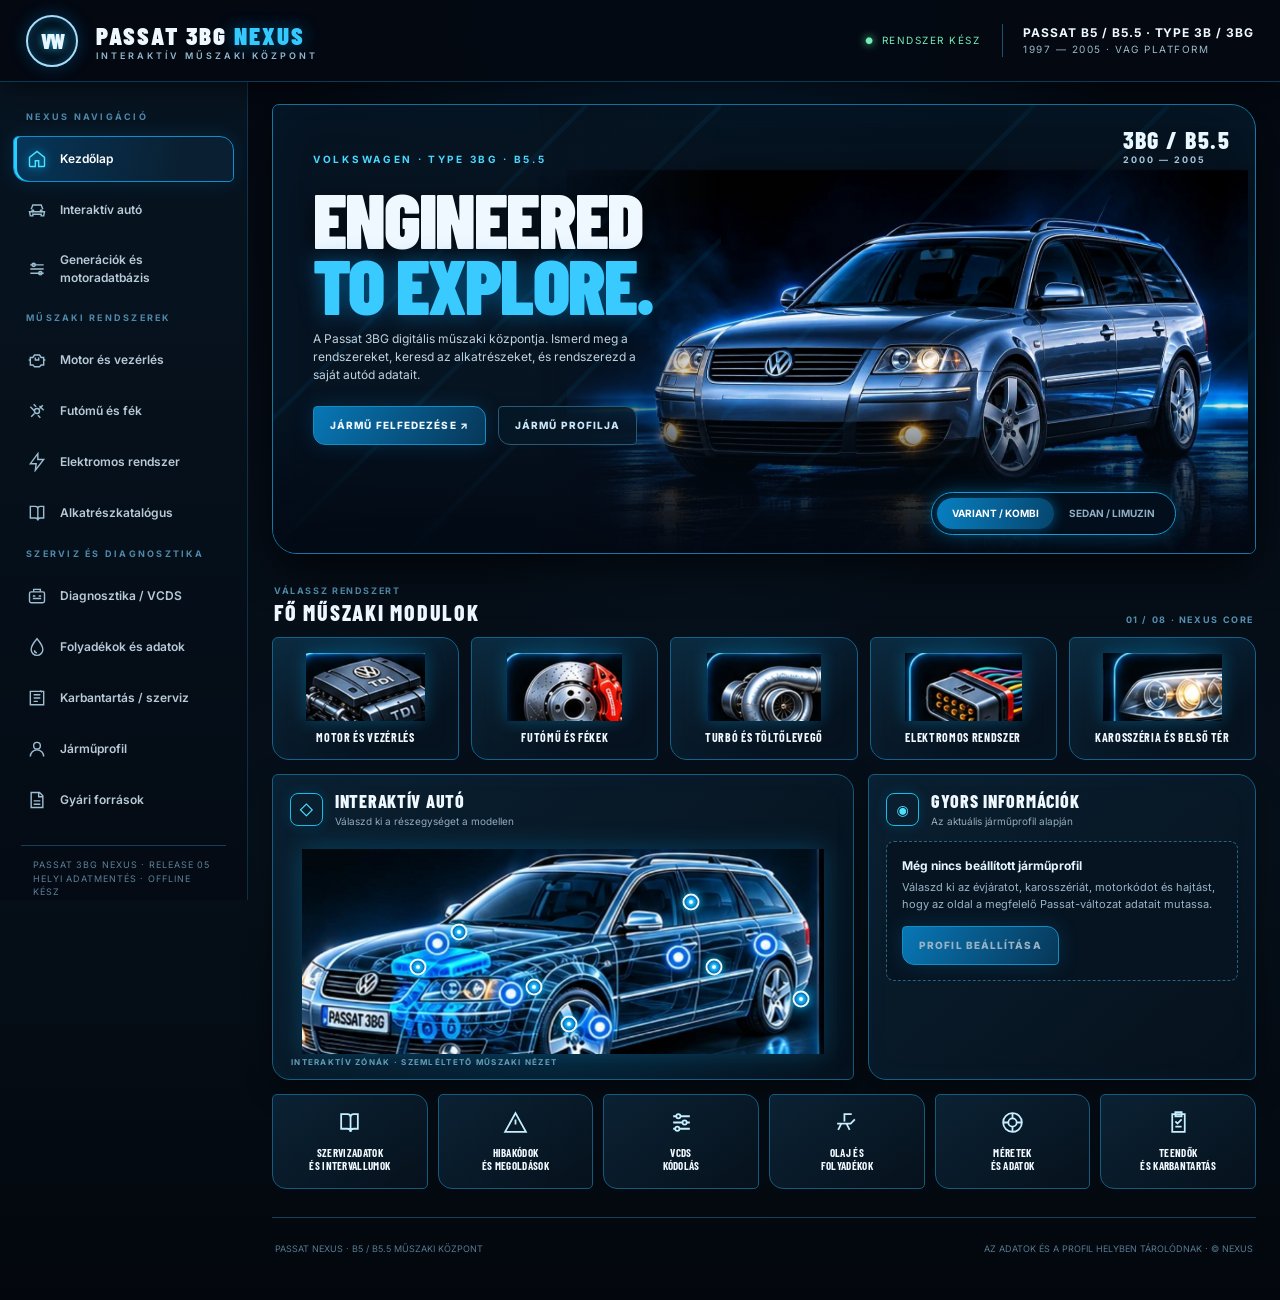
<file: Index.html>
<!doctype html>
<html lang="hu">
<head>
<meta charset="utf-8"><meta name="viewport" content="width=device-width,initial-scale=1,viewport-fit=cover">
<meta name="theme-color" content="#050a12"><meta name="description" content="Passat 3BG Nexus – magyar nyelvű, interaktív műszaki tudásközpont a Volkswagen Volkswagen Passat B5 / 3B és B5.5 / 3BG modellekhez.">
<link rel="manifest" href="./manifest.webmanifest"><link rel="icon" href="./icon-192.png">
<title>PASSAT NEXUS · B5 / B5.5 műszaki központ</title>
<style>
@import url('https://fonts.googleapis.com/css2?family=Barlow+Condensed:wght@500;600;700;800;900&family=Inter:wght@400;500;600;700;800&display=swap');
:root{--bg:#040811;--bg2:#07121e;--panel:#071725;--panel2:#0a1c2b;--line:#124b6c;--blue:#00aeff;--cyan:#37e1ff;--white:#eff8ff;--muted:#8ca4b8;--soft:#c7d8e6;--gold:#f4bc61;--green:#6bf0bc;--shadow:0 16px 42px #0009;--glow:0 0 20px #00aaff42,0 0 48px #009dff1c}
*{box-sizing:border-box}html{scroll-behavior:smooth}body{margin:0;background:radial-gradient(ellipse at 55% -20%,#0751844d,transparent 44%),linear-gradient(180deg,#040811,#06101a 65%,#03070d);color:var(--white);font:14px/1.5 Inter,system-ui,sans-serif;min-height:100vh}button,input,select{font:inherit}button{color:inherit}a{color:#72d8ff;text-decoration:none}a:hover{text-decoration:underline}.app-header{height:82px;position:sticky;top:0;z-index:40;display:flex;align-items:center;gap:18px;padding:0 26px;background:#040912eF;border-bottom:1px solid #12628c90;backdrop-filter:blur(18px);box-shadow:0 6px 28px #0008}.vw-mark{width:52px;height:52px;border:2px solid #a7ddf8;border-radius:50%;display:grid;place-items:center;font:900 21px 'Barlow Condensed',sans-serif;letter-spacing:-2px;color:#e7f6ff;text-shadow:0 0 12px #27bfff;box-shadow:inset 0 0 12px #1faeff66,0 0 18px #009dff45;flex:none}.brand{font:900 25px 'Barlow Condensed',sans-serif;letter-spacing:.08em;text-transform:uppercase;white-space:nowrap}.brand span{color:#35caff;text-shadow:0 0 17px #00aaff75}.brand small{display:block;font:600 9px Inter,sans-serif;letter-spacing:.33em;color:#93b9d0;margin-top:0}.header-right{margin-left:auto;display:flex;align-items:center;gap:22px;color:#9db9ca;font-size:10px;letter-spacing:.15em}.model-tag{border-left:1px solid #1b526e;padding-left:20px}.model-tag b{display:block;color:#eff9ff;font-size:12px;letter-spacing:.08em}.status{color:#75edb6}.status:before{content:'●';font-size:9px;margin-right:7px;text-shadow:0 0 9px #5cf6a8}.layout{display:grid;grid-template-columns:248px minmax(0,1fr);max-width:1800px;margin:auto;min-height:calc(100vh - 82px)}.sidebar{position:sticky;top:82px;height:calc(100vh - 82px);padding:22px 13px 16px;background:linear-gradient(180deg,#071522f7,#040b14f5);border-right:1px solid #1450728a;display:flex;flex-direction:column;gap:5px;overflow:auto;z-index:20}.nav-caption{padding:7px 13px 9px;color:#4f89a9;font:700 9px Inter,sans-serif;letter-spacing:.25em}.nav-btn{display:flex;align-items:center;gap:13px;width:100%;padding:12px 13px;border:1px solid transparent;border-radius:5px 14px 5px 14px;background:transparent;color:#b8cad8;text-align:left;font-size:12px;font-weight:600;cursor:pointer;transition:.2s}.nav-btn svg{width:20px;height:20px;stroke:#9dbdd0;flex:none;stroke-width:1.7}.nav-btn:hover{color:white;background:#0a2032;border-color:#174d6b}.nav-btn.active{color:#fff;background:linear-gradient(100deg,#06365a,#0a2032 75%);border-color:#128dc9;box-shadow:inset 3px 0 #27d0ff,0 0 18px #008bdb2b}.nav-btn.active svg{stroke:#4be1ff;filter:drop-shadow(0 0 5px #00baff)}.sidebar-spacer{flex:1}.side-foot{margin:12px 8px 0;padding:12px;border-top:1px solid #153e57;color:#5d8198;font-size:9px;letter-spacing:.1em}.main{min-width:0;padding:22px 24px 44px;max-width:1550px;width:100%;margin:0 auto}.hero{position:relative;min-height:450px;overflow:hidden;border:1px solid #1677a4;border-radius:7px 25px 7px 25px;background:linear-gradient(90deg,#061321 0%,#071522c7 33%,#03111d00 68%),radial-gradient(ellipse at 76% 57%,#0a6caa66,transparent 50%),#061320;box-shadow:var(--shadow),inset 0 0 60px #00aaff0a}.hero:before{content:'';position:absolute;inset:0;background:linear-gradient(180deg,#06111b00 65%,#020812e8),url("data:image/svg+xml,%3Csvg viewBox='0 0 100 100' xmlns='http://www.w3.org/2000/svg'%3E%3Cpath d='M0 99L100 0M-30 100L70 0M30 100L130 0' stroke='%2300baff' stroke-opacity='.06'/%3E%3C/svg%3E");pointer-events:none;z-index:2}.hero-glow{position:absolute;inset:auto 0 0;height:1px;background:linear-gradient(90deg,transparent,#00c8ff,transparent);box-shadow:0 0 18px #00c8ff}.hero-copy{position:relative;z-index:4;padding:48px 0 38px 40px;max-width:440px}.eyebrow{font:700 10px Inter,sans-serif;letter-spacing:.27em;color:#47d9ff}.hero h1{font:900 clamp(48px,6vw,83px)/.86 'Barlow Condensed',sans-serif;letter-spacing:-.025em;margin:20px 0 13px;text-transform:uppercase;text-shadow:0 6px 22px #0009}.hero h1 span{color:#39caff;text-shadow:0 0 22px #008ddc88}.hero-copy p{color:#c0d2df;font-size:12px;max-width:330px}.hero-actions{display:flex;align-items:center;gap:12px;margin-top:22px;flex-wrap:wrap}.primary-btn,.outline-btn{border:1px solid #168dc0;background:linear-gradient(120deg,#0877b6,#073758);padding:11px 16px;border-radius:4px 12px 4px 12px;text-transform:uppercase;font-size:10px;font-weight:800;letter-spacing:.11em;cursor:pointer;box-shadow:0 0 20px #008ede38;transition:.2s}.primary-btn:hover,.outline-btn:hover{transform:translateY(-2px);box-shadow:0 0 25px #008ede70;border-color:#5de3ff}.outline-btn{background:#071827d9;color:#c9e7f8;border-color:#255a78;box-shadow:none}.hero-image-wrap{position:absolute;right:0;bottom:0;width:73%;height:100%;z-index:1;overflow:hidden}.hero-image-wrap:after{content:'';position:absolute;inset:0;background:linear-gradient(90deg,#061321 0%,#06132105 25%,transparent 70%),linear-gradient(0deg,#04101be0,transparent 35%);pointer-events:none}.hero-car{position:absolute;right:1%;bottom:0;width:95%;height:100%;object-fit:contain;object-position:center bottom;filter:drop-shadow(0 24px 28px #000b);transition:opacity .85s ease,transform 1.1s cubic-bezier(.2,.75,.25,1);will-change:opacity,transform}.hero-car.variant{opacity:1;transform:translateX(0) scale(1)}.hero-car.sedan{opacity:0;transform:translateX(85px) scale(.98);object-fit:contain;mix-blend-mode:normal;filter:drop-shadow(0 24px 28px #000b) contrast(1.02) saturate(1.04)}.hero.sedan-mode .hero-car.variant{opacity:0;transform:translateX(-90px) scale(.98)}.hero.sedan-mode .hero-car.sedan{opacity:1;transform:translateX(0) scale(1)}.body-switch{position:absolute;z-index:6;right:8%;bottom:18px;display:flex;align-items:center;gap:0;padding:5px;border:1px solid #1a9ad0;background:#03101ddc;backdrop-filter:blur(12px);border-radius:30px;box-shadow:0 0 19px #009de65a}.body-switch button{border:0;background:transparent;color:#8eafc4;padding:8px 15px;border-radius:25px;font-size:10px;font-weight:700;cursor:pointer}.body-switch button.active{background:linear-gradient(100deg,#087fc0,#06456e);color:white;box-shadow:0 0 13px #00aaff70}.hero-index{position:absolute;right:25px;top:20px;z-index:4;color:#a6c8dc;font:700 9px Inter,sans-serif;letter-spacing:.23em}.hero-index b{display:block;color:#e9f7ff;font:800 24px 'Barlow Condensed',sans-serif;letter-spacing:.06em}.section-head{display:flex;align-items:end;justify-content:space-between;gap:12px;margin:24px 2px 12px}.section-head h2{margin:0;font:800 22px 'Barlow Condensed',sans-serif;letter-spacing:.08em;text-transform:uppercase}.section-head small{font:700 9px Inter,sans-serif;color:#5591b2;letter-spacing:.18em}.module-grid{display:grid;grid-template-columns:repeat(5,minmax(0,1fr));gap:12px}.module-card{min-height:118px;position:relative;overflow:hidden;display:flex;flex-direction:column;align-items:center;justify-content:center;gap:9px;padding:15px 10px;border:1px solid #13628b;border-radius:6px 17px 6px 17px;background:linear-gradient(145deg,#0c2638,#06121f 75%);text-align:center;cursor:pointer;transition:.22s;box-shadow:inset 0 0 25px #00aaff09}.module-card:before{content:'';position:absolute;inset:0;background:radial-gradient(circle at 50% 0,#00aaff1e,transparent 70%)}.module-card:hover{transform:translateY(-4px);border-color:#38d9ff;box-shadow:var(--glow)}.module-card svg{width:31px;height:31px;color:#55d9ff;stroke-width:1.5;filter:drop-shadow(0 0 8px #009cdd77);z-index:1}.module-card .tile-asset{width:min(100%,145px);height:68px;object-fit:contain;z-index:1;filter:drop-shadow(0 0 8px #009cdd55)}.module-card strong{font:700 12px 'Barlow Condensed',sans-serif;letter-spacing:.055em;text-transform:uppercase;z-index:1}.dashboard-grid{display:grid;grid-template-columns:minmax(0,1.35fr) minmax(300px,.9fr);gap:14px;margin-top:14px}.glass-panel{border:1px solid #155d83;border-radius:6px 18px 6px 18px;background:linear-gradient(140deg,#0a2031f7,#06111cf7);box-shadow:0 10px 28px #0006,inset 0 0 28px #00aaff08;overflow:hidden}.panel-head{display:flex;align-items:center;gap:12px;padding:15px 17px 0}.panel-head .panel-icon{width:33px;height:33px;border:1px solid #18bce5;border-radius:8px;display:grid;place-items:center;color:#4be1ff;box-shadow:0 0 14px #00aaff27;flex:none}.panel-head h3{font:800 18px 'Barlow Condensed',sans-serif;letter-spacing:.04em;margin:0}.panel-head p{font-size:10px;color:#93acbf;margin:2px 0 0}.vehicle-diagram{position:relative;min-height:250px;padding:10px 12px 15px;display:grid;place-items:center}.vehicle-diagram.vehicle-illustration{background:radial-gradient(ellipse at 50% 80%,#007ebc24,transparent 65%)}.wireframe-image{position:relative;z-index:1;width:min(94%,650px);height:auto;max-height:100%;object-fit:contain;filter:drop-shadow(0 0 13px #009fe64a)}.vehicle-hotspot{position:absolute;z-index:5;width:17px;height:17px;border:2px solid #eafaff;border-radius:50%;padding:0;transform:translate(-50%,-50%);background:radial-gradient(circle,#f8ffff 0 14%,#20bbff 28%,#005ca1 76%);box-shadow:0 0 8px #00bdff,0 0 20px #00aaff66;cursor:pointer;transition:.18s}.vehicle-hotspot:hover{transform:translate(-50%,-50%) scale(1.28);background:#ffbd59;box-shadow:0 0 11px #ffc66e,0 0 22px #ff9d36}.vehicle-diagram svg{width:min(100%,650px);height:auto;filter:drop-shadow(0 0 9px #039adf38)}.car-shell{fill:#0a2c43;stroke:#2dcfff;stroke-width:2.2}.car-glass{fill:#0b1c2c;stroke:#4ab8e5;stroke-width:1.5}.car-line{fill:none;stroke:#42cfff;stroke-width:1.6;opacity:.83}.car-metal{fill:#153c54;stroke:#62dafa;stroke-width:1.4}.hotspot{cursor:pointer;fill:#00c4ff;stroke:#e8fbff;stroke-width:2.2;filter:drop-shadow(0 0 6px #00bfff);transition:.2s}.hotspot:hover,.hotspot.selected{fill:#ffc15e;stroke:#fff;filter:drop-shadow(0 0 10px #ffb54e);r:9}.diagram-caption{position:absolute;left:18px;bottom:12px;color:#6d9db8;font:700 8px Inter,sans-serif;letter-spacing:.16em}.spec-content{padding:12px 17px 18px}.spec-placeholder{padding:15px;border:1px dashed #286384;border-radius:8px;color:#9ab3c4;font-size:11px;background:#061421}.spec-placeholder strong{display:block;color:#e4f5ff;font-size:12px;margin-bottom:4px}.spec-row{display:flex;align-items:center;justify-content:space-between;gap:12px;padding:9px 11px;border-bottom:1px solid #18405a;font-size:11px}.spec-row:last-child{border:0}.spec-row span:first-child{color:#a7c3d4}.spec-row b{color:#f0f8ff;text-align:right}.quick-grid{display:grid;grid-template-columns:repeat(6,minmax(0,1fr));gap:10px;margin-top:14px}.quick-card{padding:13px 8px;border:1px solid #155b7f;background:linear-gradient(145deg,#0b2234,#06111c);border-radius:5px 14px 5px 14px;display:grid;place-items:center;gap:7px;min-height:95px;cursor:pointer;text-align:center;transition:.2s}.quick-card:hover{border-color:#37d9ff;box-shadow:var(--glow);transform:translateY(-3px)}.quick-card svg{width:25px;height:25px;color:#c6efff}.quick-card span{font:700 11px 'Barlow Condensed',sans-serif;line-height:1.15;text-transform:uppercase;letter-spacing:.03em}.page{display:none;animation:pageIn .25s ease}.page.active{display:block}@keyframes pageIn{from{opacity:0;transform:translateY(8px)}to{opacity:1;transform:none}}.page-title{display:flex;align-items:end;justify-content:space-between;gap:15px;margin:0 0 18px}.page-title h1{font:900 clamp(30px,4vw,46px)/.95 'Barlow Condensed',sans-serif;letter-spacing:.05em;text-transform:uppercase;margin:0}.page-title p{color:var(--muted);font-size:11px;margin:7px 0 0}.page-title .eyebrow{margin-bottom:7px}.content-grid{display:grid;grid-template-columns:1.25fr .75fr;gap:14px}.content-panel{padding:18px}.content-panel h2{font:800 20px 'Barlow Condensed',sans-serif;letter-spacing:.05em;margin:0 0 10px}.muted{color:var(--muted)}.small{font-size:11px}.searchbox{position:relative;margin:12px 0}.searchbox input{width:100%;border:1px solid #1c5a7b;border-radius:6px;background:#04111d;color:white;padding:13px 15px 13px 42px;outline:0}.searchbox input:focus,.field input:focus,.field select:focus{border-color:#2dcfff;box-shadow:0 0 0 3px #00aaff20}.searchbox svg{position:absolute;left:14px;top:13px;width:17px;color:#65c9ef}.list{display:grid;gap:8px}.list-row{display:flex;align-items:center;gap:12px;padding:12px;border:1px solid #143d57;background:#061522;border-radius:5px 12px 5px 12px}.list-row .row-icon{width:34px;height:34px;display:grid;place-items:center;background:#0a2b42;border:1px solid #1a678e;border-radius:8px;flex:none;color:#57d7ff}.list-row .row-icon svg{width:18px}.list-row .row-main{min-width:0;flex:1}.list-row strong{font-size:12px}.list-row small{display:block;font-size:10px;color:#8da7bb;margin-top:2px}.list-row .row-tag{font-size:9px;color:#79d8fa;border:1px solid #1b668a;border-radius:20px;padding:4px 7px;white-space:nowrap}.notice{padding:12px 14px;margin:12px 0;border-left:3px solid var(--gold);background:#2b2114;color:#ecd7b2;font-size:10px;border-radius:0 7px 7px 0}.info-box{padding:13px;border:1px solid #1b6387;background:#082136;border-radius:7px;color:#b9d9e9;font-size:11px;margin:12px 0}.chip-row{display:flex;gap:7px;flex-wrap:wrap;margin:12px 0}.chip{padding:7px 10px;border:1px solid #1a5677;border-radius:20px;background:#071927;color:#a9c9db;font-size:9px;cursor:pointer}.chip.active{background:#07517d;color:white;border-color:#25bce9}.form-grid{display:grid;grid-template-columns:repeat(2,minmax(0,1fr));gap:12px}.field{display:grid;gap:6px;color:#95b3c7;font-size:10px}.field input,.field select{width:100%;padding:11px 12px;border:1px solid #1b4e6a;border-radius:5px;background:#061522;color:#e8f6ff;outline:0}.field small{color:#6f8fa4;font-size:9px}.field.full{grid-column:1/-1}.btn-row{display:flex;gap:9px;flex-wrap:wrap;margin-top:14px}.ghost-btn{padding:10px 13px;border:1px solid #27617e;background:#071927;color:#c5e2f1;border-radius:4px 10px 4px 10px;font-size:10px;font-weight:700;cursor:pointer}.ghost-btn:hover{border-color:#47cefa}.table-wrap{overflow:auto;border:1px solid #17445f;border-radius:7px}table{width:100%;border-collapse:collapse;min-width:520px;font-size:11px}th,td{padding:11px 12px;text-align:left;border-bottom:1px solid #173b52}th{color:#69c9ed;background:#082033;font-size:9px;letter-spacing:.1em;text-transform:uppercase}td{color:#c4d7e3}tr:last-child td{border-bottom:0}.empty{padding:20px;text-align:center;color:#7998ac;font-size:11px}.footer{padding:24px 3px 0;margin-top:28px;border-top:1px solid #17415b;color:#587b93;font-size:9px;display:flex;justify-content:space-between;gap:10px;flex-wrap:wrap}.drawer-backdrop{position:fixed;inset:0;background:#0009;z-index:60;display:none}.drawer-backdrop.open{display:block}.drawer{position:absolute;right:0;top:0;height:100%;width:min(460px,92vw);overflow:auto;background:linear-gradient(150deg,#0a2437,#040c16);border-left:1px solid #168ec1;padding:23px;box-shadow:-20px 0 55px #000a}.drawer-close{float:right;border:1px solid #2b6584;background:#071927;color:#d8f2ff;border-radius:6px;padding:7px 10px;cursor:pointer}.drawer h2{font:800 28px 'Barlow Condensed',sans-serif;margin:24px 0 8px}.drawer p{font-size:12px;color:#a9c0cf}.drawer .drawer-section{border-top:1px solid #19445d;margin-top:17px;padding-top:15px}.mobile-menu{display:none}
@media(max-width:1120px){.layout{grid-template-columns:210px minmax(0,1fr)}.module-grid{grid-template-columns:repeat(3,1fr)}.quick-grid{grid-template-columns:repeat(3,1fr)}.hero-image-wrap{width:76%}.hero-copy{max-width:380px;padding-left:28px}.hero h1{font-size:65px}}
@media(max-width:760px){.app-header{height:65px;padding:0 14px;gap:10px}.vw-mark{width:41px;height:41px;font-size:18px}.brand{font-size:20px}.brand small{font-size:7px;letter-spacing:.2em}.header-right{font-size:0;gap:0}.model-tag{display:none}.status{font-size:8px}.layout{display:block;min-height:calc(100vh - 65px)}.sidebar{position:fixed;top:65px;left:0;bottom:0;width:min(290px,84vw);height:auto;transform:translateX(-103%);transition:transform .25s ease;box-shadow:18px 0 50px #0009}.sidebar.open{transform:translateX(0)}.mobile-menu{display:grid;place-items:center;width:36px;height:36px;border:1px solid #245b79;border-radius:8px;background:#071a2a;color:#a8e4ff}.mobile-menu svg{width:19px}.main{padding:12px 11px 35px}.hero{min-height:530px;border-radius:5px 18px 5px 18px}.hero-copy{padding:28px 20px 245px;max-width:100%}.hero h1{font-size:58px;margin-top:12px}.hero-copy p{max-width:260px;font-size:11px}.hero-image-wrap{width:100%;height:68%;bottom:40px}.hero-car{width:115%;right:-6%;height:100%;object-position:center bottom}.hero-index{top:auto;right:15px;bottom:93px;font-size:8px}.hero-index b{font-size:18px}.body-switch{right:50%;transform:translateX(50%);bottom:13px;white-space:nowrap}.body-switch button{padding:8px 12px;font-size:9px}.module-grid{grid-template-columns:repeat(2,minmax(0,1fr));gap:8px}.module-card{min-height:100px;padding:12px 6px}.module-card strong{font-size:11px}.dashboard-grid,.content-grid{grid-template-columns:1fr}.quick-grid{grid-template-columns:repeat(3,minmax(0,1fr));gap:8px}.quick-card{min-height:83px}.section-head{margin-top:20px}.section-head h2{font-size:20px}.page-title{align-items:start;flex-direction:column}.form-grid{grid-template-columns:1fr}.field.full{grid-column:auto}.vehicle-diagram{min-height:190px}.vehicle-diagram.vehicle-illustration{min-height:190px}.wireframe-image{width:100%}.vehicle-hotspot{width:15px;height:15px}.footer{font-size:8px}.panel-head h3{font-size:17px}}
@media(max-width:380px){.brand{font-size:17px}.hero h1{font-size:52px}.hero-copy{padding-left:16px}.body-switch button{padding:7px 9px}.quick-card span{font-size:10px}}
@media(prefers-reduced-motion:reduce){*,*:before,*:after{animation:none!important;transition:none!important;scroll-behavior:auto!important}}
</style>
</head>
<body>
<header class="app-header">
 <button class="mobile-menu" id="mobileMenu" aria-label="Menü megnyitása"><svg viewBox="0 0 24 24" fill="none" stroke="currentColor" stroke-width="2"><path d="M3 6h18M3 12h18M3 18h18"/></svg></button>
 <div class="vw-mark" aria-label="Volkswagen">VW</div><div class="brand">PASSAT 3BG <span>NEXUS</span><small>INTERAKTÍV MŰSZAKI KÖZPONT</small></div>
 <div class="header-right"><span class="status">RENDSZER KÉSZ</span><span class="model-tag"><b>PASSAT B5 / B5.5 · TYPE 3B / 3BG</b>1997 — 2005 · VAG PLATFORM</span></div>
</header>
<div class="layout">
<aside class="sidebar" id="sidebar">
 <div class="nav-caption">NEXUS NAVIGÁCIÓ</div>
 <button class="nav-btn active" data-page="home"><svg viewBox="0 0 24 24" fill="none" stroke="currentColor"><path d="m3 10 9-7 9 7v10a1 1 0 0 1-1 1h-6v-7h-4v7H4a1 1 0 0 1-1-1z"/></svg>Kezdőlap</button>
 <button class="nav-btn" data-page="explorer"><svg viewBox="0 0 24 24" fill="none" stroke="currentColor"><path d="m5 11 2-5h10l2 5M3 14h18l-1 5h-3v-2H7v2H4z"/><circle cx="7" cy="13" r="1"/><circle cx="17" cy="13" r="1"/></svg>Interaktív autó</button>
 <button class="nav-btn" data-page="generations"><svg viewBox="0 0 24 24" fill="none" stroke="currentColor"><path d="M4 7h16M4 12h16M4 17h16"/><circle cx="8" cy="7" r="2"/><circle cx="16" cy="17" r="2"/></svg>Generációk és motoradatbázis</button>
 <div class="nav-caption">MŰSZAKI RENDSZEREK</div>
 <button class="nav-btn" data-page="engine"><svg viewBox="0 0 24 24" fill="none" stroke="currentColor"><path d="M4 9h3l2-3h6l2 3h3v9h-3l-2 2H9l-2-2H4zM2 12h2m16 0h2M10 9v3h4V9"/></svg>Motor és vezérlés</button>
 <button class="nav-btn" data-page="chassis"><svg viewBox="0 0 24 24" fill="none" stroke="currentColor"><path d="m4 7 5 5m6-6 5 5M8 4l3 3m2 10 3 3M5 19l4-4m6-6 4-4"/><circle cx="12" cy="12" r="3"/></svg>Futómű és fék</button>
 <button class="nav-btn" data-page="electrics"><svg viewBox="0 0 24 24" fill="none" stroke="currentColor"><path d="M13 2 4 14h7l-1 8 10-13h-7z"/></svg>Elektromos rendszer</button>
 <button class="nav-btn" data-page="catalog"><svg viewBox="0 0 24 24" fill="none" stroke="currentColor"><path d="M4 4h6a3 3 0 0 1 3 3v14a3 3 0 0 0-3-3H4zM20 4h-4a3 3 0 0 0-3 3v14a3 3 0 0 1 3-3h4z"/></svg>Alkatrészkatalógus</button>
 <div class="nav-caption">SZERVIZ ÉS DIAGNOSZTIKA</div>
 <button class="nav-btn" data-page="diagnostics"><svg viewBox="0 0 24 24" fill="none" stroke="currentColor"><rect x="3" y="7" width="18" height="13" rx="2"/><path d="M8 7V4h8v3M7 12h3m4 0h3m-10 3h10"/></svg>Diagnosztika / VCDS</button>
 <button class="nav-btn" data-page="fluids"><svg viewBox="0 0 24 24" fill="none" stroke="currentColor"><path d="M12 2s7 8 7 13a7 7 0 0 1-14 0c0-5 7-13 7-13Z"/><path d="M9 16a3 3 0 0 0 3 3"/></svg>Folyadékok és adatok</button>
 <button class="nav-btn" data-page="service"><svg viewBox="0 0 24 24" fill="none" stroke="currentColor"><path d="M4 4h16v16H4zM8 8h8M8 12h8M8 16h5"/><path d="m16 3 2 2"/></svg>Karbantartás / szerviz</button>
 <button class="nav-btn" data-page="profile"><svg viewBox="0 0 24 24" fill="none" stroke="currentColor"><circle cx="12" cy="8" r="4"/><path d="M4 21a8 8 0 0 1 16 0"/></svg>Járműprofil</button>
 <button class="nav-btn" data-page="sources"><svg viewBox="0 0 24 24" fill="none" stroke="currentColor"><path d="M5 3h10l4 4v14H5zM14 3v5h5M8 13h8M8 17h8"/></svg>Gyári források</button>
 <div class="sidebar-spacer"></div><div class="side-foot">PASSAT 3BG NEXUS · RELEASE 05<br>HELYI ADATMENTÉS · OFFLINE KÉSZ</div>
</aside>
<main class="main">
<section class="page active" id="page-home">
 <section class="hero" id="hero">
  <div class="hero-copy"><div class="eyebrow">VOLKSWAGEN · TYPE 3BG · B5.5</div><h1>ENGINEERED<br><span>TO EXPLORE.</span></h1><p>A Passat 3BG digitális műszaki központja. Ismerd meg a rendszereket, keresd az alkatrészeket, és rendszerezd a saját autód adatait.</p><div class="hero-actions"><button class="primary-btn" data-go="explorer">JÁRMŰ FELFEDEZÉSE ↗</button><button class="outline-btn" data-go="profile">JÁRMŰ PROFILJA</button></div></div>
  <div class="hero-index"><b>3BG / B5.5</b>2000 — 2005</div>
  <div class="hero-image-wrap"><img class="hero-car variant" src="./passat-variant.webp" alt="Volkswagen Passat 3BG Variant – fotórealisztikus látványkép"><img class="hero-car sedan" id="sedanHero" src="./passat-sedan.webp" alt="Volkswagen Passat 3BG Limuzin – a Varianttal egységes, kék filmes látványvilág"></div>
  <div class="body-switch"><button class="active" id="variantBtn">VARIANT / KOMBI</button><button id="sedanBtn">SEDAN / LIMUZIN</button></div><div class="hero-glow"></div>
 </section>
 <div class="section-head"><div><small>VÁLASSZ RENDSZERT</small><h2>FŐ MŰSZAKI MODULOK</h2></div><small>01 / 08 · NEXUS CORE</small></div>
 <div class="module-grid">
  <button class="module-card" data-go="engine"><img class="tile-asset" src="./module-engine.webp" alt=""><strong>Motor és vezérlés</strong></button>
  <button class="module-card" data-go="chassis"><img class="tile-asset" src="./module-brakes.webp" alt=""><strong>Futómű és fékek</strong></button>
  <button class="module-card" data-go="engine"><img class="tile-asset" src="./module-turbo.webp" alt=""><strong>Turbó és töltőlevegő</strong></button>
  <button class="module-card" data-go="electrics"><img class="tile-asset" src="./module-electrical.webp" alt=""><strong>Elektromos rendszer</strong></button>
  <button class="module-card" data-go="catalog"><img class="tile-asset" src="./module-body.webp" alt=""><strong>Karosszéria és belső tér</strong></button>
 </div>
 <div class="dashboard-grid">
  <div class="glass-panel"><div class="panel-head"><div class="panel-icon">◇</div><div><h3>INTERAKTÍV AUTÓ</h3><p>Válaszd ki a részegységet a modellen</p></div></div>
   <div class="vehicle-diagram vehicle-illustration"><img class="wireframe-image" src="./wireframe-car.webp" alt="Passat 3BG szemléltető műszaki ábra">
    <button class="vehicle-hotspot" data-part="motor" style="left:25%;top:55%" aria-label="Motor"></button><button class="vehicle-hotspot" data-part="turbo" style="left:32%;top:41%" aria-label="Turbó"></button><button class="vehicle-hotspot" data-part="valto" style="left:45%;top:63%" aria-label="Váltó"></button><button class="vehicle-hotspot" data-part="felfuggesztes" style="left:51%;top:78%" aria-label="Felfüggesztés"></button><button class="vehicle-hotspot" data-part="fek" style="left:91%;top:68%" aria-label="Fék"></button><button class="vehicle-hotspot" data-part="elektromos" style="left:72%;top:29%" aria-label="Elektromos rendszer"></button><button class="vehicle-hotspot" data-part="karosszeria" style="left:76%;top:55%" aria-label="Karosszéria"></button><div class="diagram-caption">INTERAKTÍV ZÓNÁK · SZEMLÉLTETŐ MŰSZAKI NÉZET</div></div>
  </div>
  <div class="glass-panel"><div class="panel-head"><div class="panel-icon">◉</div><div><h3>GYORS INFORMÁCIÓK</h3><p>Az aktuális járműprofil alapján</p></div></div><div class="spec-content" id="quickSpecs"><div class="spec-placeholder"><strong>Még nincs beállított járműprofil</strong>Válaszd ki az évjáratot, karosszériát, motorkódot és hajtást, hogy az oldal a megfelelő Passat-változat adatait mutassa.<div class="btn-row"><button class="primary-btn" data-go="profile">PROFIL BEÁLLÍTÁSA</button></div></div></div></div>
 </div>
 <div class="quick-grid">
  <button class="quick-card" data-go="service"><svg viewBox="0 0 24 24" fill="none" stroke="currentColor" stroke-width="1.7"><path d="M4 4h6a3 3 0 0 1 3 3v14a3 3 0 0 0-3-3H4zM20 4h-4a3 3 0 0 0-3 3v14a3 3 0 0 1 3-3h4z"/></svg><span>Szervizadatok<br>és intervallumok</span></button>
  <button class="quick-card" data-go="diagnostics"><svg viewBox="0 0 24 24" fill="none" stroke="currentColor" stroke-width="1.7"><path d="m12 3 10 18H2z"/><path d="M12 9v5m0 3h.01"/></svg><span>Hibakódok<br>és megoldások</span></button>
  <button class="quick-card" data-go="diagnostics"><svg viewBox="0 0 24 24" fill="none" stroke="currentColor" stroke-width="1.7"><path d="M4 6h16M4 12h16M4 18h16"/><circle cx="9" cy="6" r="2" fill="#082033"/><circle cx="15" cy="12" r="2" fill="#082033"/><circle cx="8" cy="18" r="2" fill="#082033"/></svg><span>VCDS<br>kódolás</span></button>
  <button class="quick-card" data-go="fluids"><svg viewBox="0 0 24 24" fill="none" stroke="currentColor" stroke-width="1.7"><path d="M3 13h13l4-4M7 13l-3 6m8-6 3 6m-5-8V4h7"/></svg><span>Olaj és<br>folyadékok</span></button>
  <button class="quick-card" data-go="fluids"><svg viewBox="0 0 24 24" fill="none" stroke="currentColor" stroke-width="1.7"><circle cx="12" cy="12" r="9"/><circle cx="12" cy="12" r="4"/><path d="M12 3v5m9 4h-5m-4 9v-5m-9-4h5"/></svg><span>Méretek<br>és adatok</span></button>
  <button class="quick-card" data-go="service"><svg viewBox="0 0 24 24" fill="none" stroke="currentColor" stroke-width="1.7"><path d="M6 4h12v17H6zM9 2h6v4H9zM9 11l2 2 4-4m-6 7h6"/></svg><span>Teendők<br>és karbantartás</span></button>
 </div>
</section>
<section class="page" id="page-explorer">
 <div class="page-title"><div><div class="eyebrow">NEXUS / INTERACTIVE</div><h1>INTERAKTÍV JÁRMŰ</h1><p>Koppints a Passat 3BG egy-egy kiemelt területére a műszaki részletekért.</p></div><span class="row-tag">2D INTERAKTÍV NÉZET</span></div>
 <div class="content-grid"><div class="glass-panel"><div class="panel-head"><div class="panel-icon">◇</div><div><h3>PASSAT 3BG · RÉSZEGYSÉGEK</h3><p>A megjelölt zónák kiválaszthatók</p></div></div><div class="vehicle-diagram vehicle-illustration" style="min-height:300px"><img class="wireframe-image" src="./wireframe-car.webp" alt="Passat 3BG szemléltető műszaki ábra">
    <button class="vehicle-hotspot" data-part="motor" style="left:25%;top:55%" aria-label="Motor"></button><button class="vehicle-hotspot" data-part="turbo" style="left:32%;top:41%" aria-label="Turbó"></button><button class="vehicle-hotspot" data-part="valto" style="left:45%;top:63%" aria-label="Váltó"></button><button class="vehicle-hotspot" data-part="felfuggesztes" style="left:51%;top:78%" aria-label="Felfüggesztés"></button><button class="vehicle-hotspot" data-part="fek" style="left:91%;top:68%" aria-label="Fék"></button><button class="vehicle-hotspot" data-part="elektromos" style="left:72%;top:29%" aria-label="Elektromos rendszer"></button><button class="vehicle-hotspot" data-part="karosszeria" style="left:76%;top:55%" aria-label="Karosszéria"></button></div></div>
 <div class="glass-panel content-panel" id="partDetail"><div class="eyebrow">RÉSZEGYSÉG ADATLAP</div><h2>Válassz egy zónát</h2><p class="muted small">A modellre koppintva megjelenik a kiválasztott rész ismertetője, a fontos azonosítási szempontok és a kapcsolódó műszaki modul.</p></div></div>
 <div class="notice">A járműmodell interaktív, szemléltető 2D ábra, nem gyári CAD-adat vagy hiteles robbantott rajz. A gyári rajzokhoz a Volkswagen erWin és az alkatrészkatalógus szolgál hivatkozásként.</div>
</section>
<section class="page" id="page-engine"><div class="page-title"><div><div class="eyebrow">POWERTRAIN / ENGINE</div><h1>MOTOR ÉS VEZÉRLÉS</h1><p>Motorcsaládok, turbófeltöltés, vezérlés és kapcsolódó rendszerek.</p></div></div><div class="content-grid"><div class="glass-panel content-panel"><h2>FŐ RENDSZEREK</h2><div class="list" id="engineList"></div></div><div class="glass-panel content-panel"><h2>MOTORAZONOSÍTÁS</h2><p class="muted small">A motorkód döntő fontosságú az alkatrészek, műszaki értékek és javítási eljárások kiválasztásánál.</p><div class="info-box">Példák a 3BG-ben előforduló motorcsaládokra: 1.9 TDI, 2.5 V6 TDI, benzines 1.6 / 1.8T / 2.0 / V5 / V6 / W8 kivitelek. A pontos választék évjárat és piac szerint változik.</div><button class="primary-btn" data-go="profile">MOTORKÓD BEÁLLÍTÁSA</button></div></div></section>
<section class="page" id="page-chassis"><div class="page-title"><div><div class="eyebrow">CHASSIS / BRAKES</div><h1>FUTÓMŰ ÉS FÉKRENDSZER</h1><p>Futómű-alkatrészek, fékek, ABS/ESP és 4Motion hajtás.</p></div></div><div class="glass-panel content-panel"><div class="list" id="chassisList"></div><div class="notice">Fék- és futóműalkatrész rendelés előtt ellenőrizd a tengelyterhelést, PR-kódot, féktárcsa-méretet, oldaliságot és a hajtásváltozatot.</div></div></section>
<section class="page" id="page-electrics"><div class="page-title"><div><div class="eyebrow">ELECTRICAL / CONTROL UNITS</div><h1>ELEKTROMOS RENDSZER</h1><p>Vezérlőegységek, érzékelők, komfortelektronika és hálózat.</p></div></div><div class="glass-panel content-panel"><div class="list" id="electricsList"></div></div></section>
<section class="page" id="page-catalog"><div class="page-title"><div><div class="eyebrow">ORIGINAL PARTS / LOOKUP</div><h1>ALKATRÉSZKATALÓGUS</h1><p>Keresés Passat 3BG alkatrészcsoportok között. Cikkszámot csak hiteles azonosítás után adj meg.</p></div></div><div class="glass-panel content-panel"><div class="searchbox"><svg viewBox="0 0 24 24" fill="none" stroke="currentColor" stroke-width="2"><circle cx="11" cy="11" r="7"/><path d="m16 16 5 5"/></svg><input id="catalogSearch" placeholder="Keresés: turbó, lengőkar, vízpumpa, ajtózár…"></div><div class="chip-row" id="catalogFilters"><button class="chip active" data-filter="all">ÖSSZES</button><button class="chip" data-filter="motor">MOTOR</button><button class="chip" data-filter="futomu">FUTÓMŰ / FÉK</button><button class="chip" data-filter="karosszeria">KAROSSZÉRIA</button><button class="chip" data-filter="elektromos">ELEKTROMOS</button></div><div class="list" id="catalogList"></div><div class="notice">Ez az adatbázis jelenleg alkatrészcsoportokat és illesztési szempontokat tartalmaz, nem teljes ETKA/OE-cikkszám-adatbázis. Pontos cikkszámot VIN, PR-kód, motorkód, váltókód és gyártási idő szerint kell ellenőrizni.</div></div></section>
<section class="page" id="page-diagnostics"><div class="page-title"><div><div class="eyebrow">VAG / VCDS / DTC</div><h1>DIAGNOSZTIKA ÉS HIBAKÓDOK</h1><p>Általános OBD hibakódok és VAG vezérlőegység-tájékozódás.</p></div></div><div class="content-grid"><div class="glass-panel content-panel"><h2>HIBAKÓD-KERESŐ <span id="dtcCount" style="float:right;color:#62cffa;font:700 10px Inter,sans-serif;letter-spacing:.08em"></span></h2><p class="muted small">Keresés kód, alkatrész vagy magyar megnevezés alapján. OBD-II és dokumentált VAG-kódok.</p><div class="searchbox"><svg viewBox="0 0 24 24" fill="none" stroke="currentColor" stroke-width="2"><circle cx="11" cy="11" r="7"/><path d="m16 16 5 5"/></svg><input id="dtcSearch" placeholder="Például: P0299, töltőnyomás, EGR, akkumulátor…"></div><div class="list" id="dtcList"></div><div class="notice">Fontos: ez bővülő tájékoztató adatbázis, nem teljes gyári VAG-kódkatalógus. A kód jelentése vezérlő-, motor- és évjáratfüggő lehet. Alkatrészt ne cserélj kizárólag a kód alapján.</div></div><div class="glass-panel content-panel"><h2>VEZÉRLŐEGYSÉG-CÍMEK</h2><div class="list" id="ecuList"></div><div class="notice">A hibakód önmagában nem jelent biztos alkatrészhibát. A vezérlőegység pontos azonosítóját, hibakörnyezetét és élőadatait is vizsgáld meg.</div></div></div></section>
<section class="page" id="page-fluids"><div class="page-title"><div><div class="eyebrow">TECHNICAL DATA / FLUIDS</div><h1>FOLYADÉKOK ÉS MŰSZAKI ADATOK</h1><p>Folyadékok és méretek – mindig a konkrét motor- és váltóváltozathoz igazítva.</p></div></div><div class="content-grid"><div class="glass-panel content-panel"><h2>FOLYADÉKOK</h2><div class="list" id="fluidsList"></div></div><div class="glass-panel content-panel"><h2>GYÁRI MÉRETADATOK</h2><div class="info-box"><strong>Karosszériaváltozat szerinti adatok</strong><br>A Sedan és a Variant méretei eltérnek. A pontos kivitel és modellév kiválasztása szükséges.</div><div class="list-row"><div class="row-main"><strong>Passat 3BG Sedan / Limousine</strong><small>Hosszúság kb. 4703 mm · szélesség 1746 mm · magasság 1462 mm (MY 2001 specifikáció)</small></div></div><div class="list-row"><div class="row-main"><strong>Passat 3BG Variant</strong><small>Hosszúság kb. 4682 mm · szélesség 1746 mm · magasság 1470 mm (MY 2001 specifikáció)</small></div></div><p class="muted small">Forrás: Volkswagen SSP 251. Egyes adatok modellév és karosszéria szerint változhatnak.</p></div></div></section>
<section class="page" id="page-generations">
 <div class="page-title"><div><div class="eyebrow">MODEL ARCHIVE / ENGINE DATABASE</div><h1>B5 ÉS B5.5 GENERÁCIÓK</h1><p>Generációválasztó és tájékoztató motorkód-adatbázis a Passat 3B / 3BG modellekhez.</p></div></div>
 <div class="content-grid">
  <div class="glass-panel content-panel">
   <h2>GENERÁCIÓ KIVÁLASZTÁSA</h2>
   <div class="chip-row" id="generationFilters">
    <button class="chip active" data-generation="all">MINDKÉT GENERÁCIÓ</button>
    <button class="chip" data-generation="b5">B5 / 3B</button>
    <button class="chip" data-generation="b55">B5.5 / 3BG</button>
   </div>
   <div id="generationOverview" class="info-box">Válassz generációt a főbb különbségek megtekintéséhez.</div>
   <div class="notice">A 2000-es év átmeneti lehet: a modellév, a gyártási dátum és a VIN alapján kell eldönteni, hogy B5 vagy B5.5 kivitelről van-e szó. Az évszám önmagában nem mindig elég.</div>
  </div>
  <div class="glass-panel content-panel">
   <h2>AZONOSÍTÁSI SZEMPONTOK</h2>
   <div class="list">
    <div class="list-row"><span class="row-icon">01</span><div class="row-main"><strong>VIN és gyártási dátum</strong><small>A legbiztosabb kiindulási pont az alvázszám és a gyártási adat.</small></div></div>
    <div class="list-row"><span class="row-icon">02</span><div class="row-main"><strong>Motorkód</strong><small>A motorcsalád és a pontos kód határozza meg a kompatibilitást.</small></div></div>
    <div class="list-row"><span class="row-icon">03</span><div class="row-main"><strong>Váltó- és PR-kód</strong><small>Hajtás, fék, futómű és egyes alkatrészek kiválasztásához szükséges.</small></div></div>
   </div>
  </div>
 </div>
 <div class="glass-panel content-panel" style="margin-top:14px">
  <div class="row" style="display:flex;align-items:center;justify-content:space-between;gap:10px;flex-wrap:wrap"><h2 style="margin:0">MOTORKÓD-KERESŐ</h2><span class="row-tag">PÉLDÁK · NEM TELJES LISTA</span></div>
  <div class="searchbox"><svg viewBox="0 0 24 24" fill="none" stroke="currentColor" stroke-width="2"><circle cx="11" cy="11" r="7"/><path d="m16 16 5 5"/></svg><input id="engineCodeSearch" placeholder="Keresés: AWX, AVF, AWT, 1.9 TDI, benzines…"></div>
  <div class="chip-row" id="engineFuelFilters"><button class="chip active" data-fuel="all">ÖSSZES</button><button class="chip" data-fuel="Diesel">DÍZEL</button><button class="chip" data-fuel="Benzin">BENZIN</button></div>
  <div class="table-wrap"><table><thead><tr><th>Generáció</th><th>Motor / teljesítménycsalád</th><th>Motorkód-példák</th><th>Üzemanyag</th></tr></thead><tbody id="engineCodeRows"></tbody></table></div>
  <p class="muted small">A felsorolt kódok tájékoztató példák. Piac, modellév, teljesítmény és emissziós kivitel szerint további változatok léteznek. Alkatrészrendeléshez a jármű saját motorkódját ellenőrizd a járműadat-matricán, szervizfüzetben vagy VIN-alapú gyári katalógusban.</p>
 </div>
</section>
<section class="page" id="page-service"><div class="page-title"><div><div class="eyebrow">MAINTENANCE / SERVICE LOG</div><h1>KARBANTARTÁS ÉS SZERVIZNAPLÓ</h1><p>Vezesd a saját Passatod javításait és következő teendőit – az adatok ezen az eszközön maradnak.</p></div></div><div class="content-grid"><div class="glass-panel content-panel"><h2>ÚJ SZERVIZESEMÉNY</h2><form id="serviceForm"><div class="form-grid"><label class="field">Dátum<input id="svcDate" type="date" required></label><label class="field">Kilométeróra<input id="svcKm" type="number" min="0" placeholder="pl. 285000"></label><label class="field full">Elvégzett munka / alkatrész<input id="svcTask" required placeholder="pl. olajcsere, vezérlés, fékbetét"></label><label class="field full">Megjegyzés<input id="svcNote" placeholder="Márka, cikkszám, műhely, egyéb adat"></label></div><div class="btn-row"><button class="primary-btn" type="submit">BEJEGYZÉS MENTÉSE</button></div></form></div><div class="glass-panel content-panel"><h2>SAJÁT SZERVIZNAPLÓ</h2><div class="list" id="serviceLog"></div><div class="btn-row"><button class="ghost-btn" id="exportLog">NAPLÓ EXPORTÁLÁSA (.CSV)</button></div></div></div></section>
<section class="page" id="page-profile"><div class="page-title"><div><div class="eyebrow">VEHICLE ID / LOCAL PROFILE</div><h1>JÁRMŰPROFIL</h1><p>Azonosítsd a saját Passat 3BG-det, hogy a felület a megfelelő kivitelhez igazodjon.</p></div></div><div class="content-grid"><div class="glass-panel content-panel"><h2>JÁRMŰ AZONOSÍTÁSA</h2><form id="profileForm"><div class="form-grid"><label class="field">Generáció<select id="profileGeneration"><option value="">Válassz…</option><option value="B5 / 3B">B5 / 3B</option><option value="B5.5 / 3BG">B5.5 / 3BG</option></select></label><label class="field">Modellév<select id="profileYear"><option value="">Válassz…</option><option>2000</option><option>2001</option><option>2002</option><option>2003</option><option>2004</option><option>2005</option></select></label><label class="field">Karosszéria<select id="profileBody"><option value="">Válassz…</option><option>Sedan / Limousine</option><option>Variant / Kombi</option></select></label><label class="field">Motorkód<input id="profileEngine" placeholder="pl. AVB, AWX, AVF…"></label><label class="field">Üzemanyag<select id="profileFuel"><option value="">Válassz…</option><option>Diesel</option><option>Benzin</option></select></label><label class="field">Hajtás<select id="profileDrive"><option value="">Válassz…</option><option>Elsőkerék-meghajtás</option><option>4Motion</option></select></label><label class="field">Váltó / váltókód<input id="profileGear" placeholder="pl. kézi / automata, kód"></label><label class="field">PR-kód<input id="profilePR" placeholder="fék / futómű / felszereltség"></label><label class="field">VIN (opcionális<input id="profileVin" maxlength="17" placeholder="17 karakter – helyi mentés"></label><label class="field">Kilométeróra<input id="profileOdo" type="number" min="0" placeholder="aktuális km"></label></div><div class="btn-row"><button class="primary-btn" type="submit">PROFIL MENTÉSE</button><button class="ghost-btn" type="button" id="clearProfile">ADATOK TÖRLÉSE</button></div></form><p id="profileMsg" class="muted small"></p></div><div class="glass-panel content-panel"><h2>MIÉRT FONTOS?</h2><div class="list-row"><div class="row-icon">01</div><div class="row-main"><strong>Motorkód</strong><small>Motor- és turbóalkatrészek, érzékelők és javítási eljárások.</small></div></div><div class="list-row"><div class="row-icon">02</div><div class="row-main"><strong>PR-kód / felszereltség</strong><small>Fék, futómű és egyes karosszériaelemek pontos illesztése.</small></div></div><div class="list-row"><div class="row-icon">03</div><div class="row-main"><strong>VIN / gyártási idő</strong><small>Gyári alkatrész-kiválasztás és modellfrissítési eltérések.</small></div></div><div class="notice">A profil kizárólag a böngésző helyi tárhelyére kerül mentésre. Nem küldi el a VIN-t vagy más adatot külső szerverre.</div></div></div></section>
<section class="page" id="page-sources"><div class="page-title"><div><div class="eyebrow">DOCUMENTATION / REFERENCES</div><h1>GYÁRI FORRÁSOK ÉS DOKUMENTUMOK</h1><p>Hivatalos és szakmai források a pontos azonosításhoz és javításhoz.</p></div></div><div class="glass-panel content-panel"><div class="list">
 <div class="list-row"><div class="row-icon">VW</div><div class="row-main"><strong>Volkswagen erWin</strong><small>Gyári javítási útmutatók, kapcsolási rajzok, műszaki leírások és szervizinformációk.</small><a href="https://volkswagen.erwin-store.com/" target="_blank" rel="noopener">Megnyitás ↗</a></div><span class="row-tag">GYÁRI</span></div>
 <div class="list-row"><div class="row-icon">OE</div><div class="row-main"><strong>partslink24 – Original Teile</strong><small>Gyári alkatrész-azonosítás, VIN- és PR-kód alapú katalógus.</small><a href="https://www.partslink24.com/" target="_blank" rel="noopener">Megnyitás ↗</a></div><span class="row-tag">KATALÓGUS</span></div>
 <div class="list-row"><div class="row-icon">SSP</div><div class="row-main"><strong>Volkswagen Self-Study Programme 251</strong><small>Passat 2001 műszaki ismertető – karosszéria, méretek és rendszerek.</small><a href="https://www.vaglinks.com/Docs/SSP/VWUSA.COM_SSP_251_Passat_B5.5.pdf" target="_blank" rel="noopener">PDF megnyitása ↗</a></div><span class="row-tag">SSP 251</span></div>
 <div class="list-row"><div class="row-icon">VCDS</div><div class="row-main"><strong>Ross-Tech Wiki – VW Passat 3B</strong><small>VAG diagnosztikai vezérlők, hibakódok és VCDS tudásanyag.</small><a href="https://wiki.ross-tech.com/wiki/index.php/VW_Passat_%283B%29" target="_blank" rel="noopener">Megnyitás ↗</a></div><span class="row-tag">DIAGNOSZTIKA</span></div>
 <div class="list-row"><div class="row-icon">DATA</div><div class="row-main"><strong>ADAC Gebrauchtwageninformation</strong><small>Passat generációk, karosszériaváltozatok és típusadatok.</small><a href="https://assets.adac.de/image/upload/Autodatenbank/GWInfo/gw0035-vw-passat-1996-2005-diesel-bericht.pdf" target="_blank" rel="noopener">PDF megnyitása ↗</a></div><span class="row-tag">ADAC</span></div>
 </div></div></section>
<div class="footer"><span>PASSAT NEXUS · B5 / B5.5 MŰSZAKI KÖZPONT</span><span>AZ ADATOK ÉS A PROFIL HELYBEN TÁROLÓDNAK · © NEXUS</span></div>
</main></div>
<div class="drawer-backdrop" id="drawerBackdrop"><aside class="drawer"><button class="drawer-close" id="drawerClose">BEZÁR ×</button><div class="eyebrow">NEXUS COMPONENT</div><h2 id="drawerTitle">Műszaki részlet</h2><p id="drawerText"></p><div class="drawer-section" id="drawerBody"></div><div class="drawer-section"><button class="primary-btn" data-go="catalog" id="drawerCatalog">KAPCSOLÓDÓ ALKATRÉSZEK</button></div></aside></div>
<script>
const $=s=>document.querySelector(s), $$=s=>[...document.querySelectorAll(s)];
const icon=(txt)=>`<span class="row-icon">${txt}</span>`;
const partData={motor:{title:'Motor és vezérlés',text:'A motorváltozat pontos azonosítása nélkülözhetetlen. A vezérlés, tömítések, szűrők, befecskendezés és érzékelők cikkszáma motorkód és gyártási dátum szerint eltérhet.',rows:['Hengerfej és szelepfedél','Vezérműtengely és vezérműhajtás','Olajszivattyú, olajteknő és kenési rendszer','Hűtőrendszer, termosztát és vízpumpa'],tag:'MOTORKÓD SZÜKSÉGES'},turbo:{title:'Turbó és töltőlevegő',text:'A turbófeltöltő és a töltőnyomás-szabályozás motorváltozatonként eltér. A hibakeresésnél a vákuumrendszer, N75, aktuátor, csövek és érzékelők együttes ellenőrzése szükséges.',rows:['Turbófeltöltő és aktuátor','Vákuumcsövek és visszacsapó szelepek','N75 töltőnyomás-szabályzó','Intercooler és töltőlevegő-csövek'],tag:'MOTORVÁLTOZAT FÜGGŐ'},valto:{title:'Kuplung és sebességváltó',text:'A kuplung, lendkerék, féltengely és váltó alkatrészeit a váltókód, a motorkód és az elsőkerék-/4Motion hajtás alapján kell kiválasztani.',rows:['Kuplungszerkezet és tárcsa','Lendkerék – kivitel ellenőrzendő','Váltóház és kapcsolószerkezet','Féltengelyek és csuklók'],tag:'VÁLTÓKÓD SZÜKSÉGES'},felfuggesztes:{title:'Futómű és felfüggesztés',text:'A többlengőkaros futómű alkatrészei oldal, tengelyterhelés és PR-kód alapján választhatók ki.',rows:['Felső és alsó lengőkarok','Gömbfejek és szilentblokkok','Rugó és lengéscsillapító','Kerékcsapágy és csonkállvány'],tag:'PR-KÓD / TENGELYTERHELÉS'},fek:{title:'Fékrendszer és ABS',text:'A féktárcsa, betét, nyereg és ABS-elemek kivitele a PR-kód, tárcsaátmérő és felszereltség függvénye.',rows:['Első és hátsó féktárcsák','Fékbetétek és féknyergek','ABS/ESP jeladók és vezérlő','Fékcsövek és kézifék'],tag:'FÉK-PR-KÓD SZÜKSÉGES'},elektromos:{title:'Elektromos rendszer',text:'A vezérlőegység, kábelköteg, érzékelők és komfortelektronika pontos változata diagnosztikai azonosító szerint ellenőrizendő.',rows:['Motorvezérlő és jeladók','ABS/ESP és légzsák vezérlők','Komfortmodul és központi zár','Műszeregység és immobilizer'],tag:'VEZÉRLŐAZONOSÍTÓ SZÜKSÉGES'},karosszeria:{title:'Karosszéria és belső tér',text:'A Sedan és Variant karosszériaelemei eltérhetnek. Az ajtó, zár, ablakemelő és csomagtérajtó alkatrészét karosszériatípus szerint válaszd ki.',rows:['Lökhárítók, sárvédők és motorháztető','Ajtózárak és kilincsek','Ablakemelő szerkezetek','Variant csomagtérajtó és zárszerkezet'],tag:'KAROSSZÉRIA TÍPUS SZERINT'}};
function go(page){$$('.page').forEach(p=>p.classList.toggle('active',p.id==='page-'+page));$$('.nav-btn').forEach(b=>b.classList.toggle('active',b.dataset.page===page));$('#sidebar').classList.remove('open');window.scrollTo({top:0,behavior:'smooth'});if(page==='profile')loadProfile();if(page==='service')renderService();}
$$('[data-page]').forEach(b=>b.addEventListener('click',()=>go(b.dataset.page)));$$('[data-go]').forEach(b=>b.addEventListener('click',()=>go(b.dataset.go)));$('#mobileMenu').onclick=()=>$('#sidebar').classList.toggle('open');
function toggleBody(body){const hero=$('#hero');hero.classList.toggle('sedan-mode',body==='sedan');$('#variantBtn').classList.toggle('active',body==='variant');$('#sedanBtn').classList.toggle('active',body==='sedan');}
$('#variantBtn').onclick=()=>toggleBody('variant');$('#sedanBtn').onclick=()=>toggleBody('sedan');
function showPart(key){const p=partData[key];if(!p)return;$('#drawerTitle').textContent=p.title;$('#drawerText').textContent=p.text;$('#drawerBody').innerHTML='<div class="eyebrow">KAPCSOLÓDÓ EGYSÉGEK</div><div class="list" style="margin-top:10px">'+p.rows.map((r,i)=>`<div class="list-row"><span class="row-icon">0${i+1}</span><div class="row-main"><strong>${r}</strong><small>Illesztés: VIN / motorkód / PR-kód szerint ellenőrizendő.</small></div></div>`).join('')+'</div><div class="info-box">'+p.tag+' · Gyári OE-cikkszámot csak azonosított jármű alapján szabad megadni.</div>';$('#drawerBackdrop').classList.add('open');}
$$('.hotspot, .vehicle-hotspot').forEach(h=>h.addEventListener('click',()=>showPart(h.dataset.part)));$('#drawerClose').onclick=()=>$('#drawerBackdrop').classList.remove('open');$('#drawerBackdrop').addEventListener('click',e=>{if(e.target.id==='drawerBackdrop')e.currentTarget.classList.remove('open')});
function makeRow(title,desc,tag='RÉSZEGYSÉG',n='◇'){return `<div class="list-row">${icon(n)}<div class="row-main"><strong>${title}</strong><small>${desc}</small></div><span class="row-tag">${tag}</span></div>`}
const engineItems=[['Motorvezérlés és mechanika','Hengerfej, szelepek, vezérműtengely, tömítések','MOTORKÓD','01'],['Vezérműhajtás','Szíj/lánc kivitel, görgők, feszítő és vízpumpa','MOTORKÓD','02'],['Befecskendező rendszer','Adagoló / PD / benzines befecskendezés – kivitel szerint','MOTORCSALÁD','03'],['Turbófeltöltés','Turbó, vákuumvezérlés, N75, intercooler','MOTORKÓD','04'],['Kenés és hűtés','Olajpumpa, olajhűtő, termosztát, hűtő és ventilátor','MOTORCSALÁD','05'],['Szívó- és kipufogórendszer','MAF, EGR, szívósor, katalizátor és kipufogó','MOTORCSALÁD','06']];$('#engineList').innerHTML=engineItems.map(x=>makeRow(...x)).join('');
const chassisItems=[['Első futómű','Többlengőkaros futómű, karok, szilentek, gömbfejek','PR-KÓD','01'],['Hátsó futómű','Rugók, lengéscsillapítók, karok és kerékcsapágyak','KIVITEL','02'],['Első / hátsó fékek','Tárcsa, betét, féknyereg és féknyereg-tartó','FÉK-PR','03'],['ABS / ESP','Hidraulikaegység, vezérlő, kerékfordulatszám-jeladók','VEZÉRLŐ','04'],['4Motion hajtás','Kardántengely, differenciálmű és kapcsolódó elemek','4MOTION','05']];$('#chassisList').innerHTML=chassisItems.map(x=>makeRow(...x)).join('');
const electricalItems=[['Motorvezérlő ECU','Motorvezérlés, mérési blokkok és hibamemória','01 – ENGINE'],['ABS / ESP','Fékelektronikai vezérlő és jeladók','03 – ABS'],['Légzsák','Légzsákvezérlő, érzékelők és övfeszítők','15 – AIRBAG'],['Műszeregység','Műszercsoport, immobilizer-funkciók','17 – INSTRUMENTS'],['CAN Gateway','Kommunikációs hálózat és vezérlőkapcsolat','19 – GATEWAY'],['Komfortelektronika','Központi zár, ablakemelők és komfortmodul','35 / 46 – COMFORT'],['Klímavezérlő','Kézi klíma / Climatronic vezérlés','08 – HVAC']];$('#electricsList').innerHTML=electricalItems.map(x=>makeRow(x[0],x[1],x[2],'⌁')).join('');
const catalogData=[['Motorvezérlés','motor','Hengerfej, vezérműtengely, szelepfedél, tömítések','Motorkód, gyártási dátum'],['Vezérműhajtás','motor','Szíj, feszítőgörgő, vezetőgörgő, vízpumpa','Motorkód, motorváltozat'],['Turbófeltöltő','motor','Turbó, aktuátor, vákuumrendszer és csőhálózat','Motorkód, gyártási dátum'],['Befecskendezés','motor','Adagoló, PD-elemek, befecskendező és szivattyúk','Motorkód, rendszerkivitel'],['Kuplung és váltó','motor','Tárcsa, szerkezet, lendkerék, váltóalkatrészek','Váltókód, motor, hajtás'],['Első futómű','futomu','Lengőkarok, gömbfejek, szilentek, rugók','PR-kód, tengelyterhelés'],['Hátsó futómű','futomu','Lengőkarok, lengéscsillapítók, rugók','Karosszéria és hajtás'],['Fékrendszer','futomu','Tárcsák, betétek, féknyergek és jeladók','Fék-PR-kód, tárcsaátmérő'],['ABS / ESP','futomu','Hidraulika, vezérlőegység, érzékelők','PR-kód, vezérlőazonosító'],['Karosszéria – Sedan','karosszeria','Ajtók, lökhárítók, zárak, lámpák','Sedan, gyártási idő'],['Karosszéria – Variant','karosszeria','Csomagtérajtó, hátsó lámpa, zárszerkezet','Variant, gyártási idő'],['Elektromos rendszer','elektromos','Kábelköteg, ECU, relék, érzékelők','Modulazonosító'],['Komfortelektronika','elektromos','Ablakemelő, központi zár, komfortmodul','Modulgeneráció'],['Klíma és fűtés','elektromos','Kompresszor, ventilátor, érzékelők','Kézi klíma / Climatronic']];
let catalogFilter='all';function renderCatalog(){const q=($('#catalogSearch').value||'').toLowerCase();const rows=catalogData.filter(x=>(catalogFilter==='all'||x[1]===catalogFilter)&&x.join(' ').toLowerCase().includes(q));$('#catalogList').innerHTML=rows.length?rows.map(x=>makeRow(x[0],x[2]+' · Illesztés: '+x[3],'OE AZONOSÍTÁS','◇')).join(''):'<div class="empty">Nincs találat erre a keresésre.</div>';}
$('#catalogSearch').addEventListener('input',renderCatalog);$$('#catalogFilters .chip').forEach(b=>b.onclick=()=>{$$('#catalogFilters .chip').forEach(x=>x.classList.toggle('active',x===b));catalogFilter=b.dataset.filter;renderCatalog()});renderCatalog();
const dtcs=[
// Általános, szabványos OBD-II kódok – a pontos alváltozat járműfüggő lehet.
['P0100','OBD-II','Motor / levegőmérés','Légtömegmérő áramkör hibája','MAF jeladó, csatlakozó, tápellátás vagy kábelhiba. Ellenőrizd a tápot, testet, jelvezetéket és az élőadatot.','légtömegmérő MAF levegőmérés'],
['P0101','OBD-II','Motor / levegőmérés','Légtömegmérő – tartomány vagy teljesítményhiba','Eltömődött légszűrő, szívóoldali szivárgás, szennyezett MAF vagy kábelezési hiba is okozhatja. Hasonlítsd össze a mért és elvárt légmennyiséget.','MAF légtömegmérő légszűrő'],
['P0102','OBD-II','Motor / levegőmérés','Légtömegmérő alacsony bemeneti jel','MAF tápellátás, testelés, csatlakozó vagy szakadt vezeték vizsgálata.'],
['P0103','OBD-II','Motor / levegőmérés','Légtömegmérő magas bemeneti jel','Rövidzár, hibás táp/test, csatlakozó vagy jeladóhiba lehet.'],
['P0110','OBD-II','Motor / hőmérséklet','Beszívott levegő hőmérséklet-érzékelő áramkör','IAT-érzékelő, csatlakozó és vezeték ellenőrzése; az élőadatot hideg motornál hasonlítsd a környezeti hőmérséklethez.'],
['P0115','OBD-II','Motor / hőmérséklet','Hűtőfolyadék-hőmérséklet érzékelő áramkör','G62 jeladó, csatlakozó, kábelezés és élőadat ellenőrzése.'],
['P0120','OBD-II','Motor / fojtószelep','Fojtószelep / pedálhelyzet-érzékelő áramkör','Fojtószelep-potenciométer, pedáljeladó, tápellátás és vezeték ellenőrzése.'],
['P0130','OBD-II','Motor / lambdaszonda','Első lambdaszonda áramkörhiba','Szonda fűtése, jelvezetéke, csatlakozója és kipufogószivárgás ellenőrzése.'],
['P0135','OBD-II','Motor / lambdaszonda','Első lambdaszonda fűtőkör hibája','Fűtőelem ellenállása, biztosíték, tápellátás és kábelköteg vizsgálandó.'],
['P0171','OBD-II','Motor / keverékképzés','Túl szegény keverék – 1. hengersor','Szívóoldali fals levegő, MAF, üzemanyagnyomás vagy injektorprobléma. Üzemanyag-korrekciós értékek vizsgálata szükséges.'],
['P0172','OBD-II','Motor / keverékképzés','Túl dús keverék – 1. hengersor','MAF, üzemanyagnyomás, injektorok, hőmérséklet-jeladók és párolgásgátló rendszer ellenőrzése.'],
['P0201','OBD-II','Motor / befecskendezés','1. henger befecskendező áramkörhiba','Injektor, csatlakozó, kábelköteg és vezérlő kimenet ellenőrzése.'],
['P0234','OBD-II','Motor / turbó','Töltőnyomás – túllépett szabályozási határ','VNT-mechanika megszorulása, N75, vákuumcsövek, aktuátor vagy nyomásérzékelő hibája lehetséges. Élőadat és aktuátorteszt szükséges.','turbó túltöltés overboost N75 VNT'],
['P0299','OBD-II','Motor / turbó','Töltőnyomás – szabályozási határ alatt','Töltőlevegő-szivárgás, vákuumvezérlés, N75, turbóaktuátor, turbómechanika vagy MAP-jeladó.','turbó alultöltés underboost vákuum N75'],
['P0300','OBD-II','Motor / égés','Véletlenszerű vagy többhengeres gyújtáskimaradás','Benzinmotoron gyújtás, üzemanyag-ellátás és kompresszió vizsgálandó. Dízelmotoron a pontos gyártói hibaleírás eltérhet.'],
['P0301','OBD-II','Motor / égés','Gyújtáskimaradás az 1. hengeren','Gyújtógyertya, trafó, injektor, kompresszió és kábelezés vizsgálata – benzinmotornál.'],
['P0321','OBD-II','Motor / fordulatszám-jel','Motorfordulatszám-jeladó tartomány / teljesítményhiba','Főtengely-jeladó, jeladókerék, csatlakozó és kábelezés ellenőrzése.'],
['P0335','OBD-II','Motor / fordulatszám-jel','Főtengelyhelyzet-jeladó áramkörhiba','G28/főtengely-jeladó, csatlakozó, kábel és jeladókerék ellenőrzése.'],
['P0340','OBD-II','Motor / vezérműtengely-jel','Vezérműtengely-helyzetjeladó áramkörhiba','Vezérműtengely-jeladó, kábelezés, csatlakozó és mechanikus vezérlés ellenőrzése.'],
['P0380','OBD-II','Motor / izzítás','Izzítási áramkör hibája','Izzítógyertyák, biztosíték, relé, kábelezés és csatlakozók ellenőrzendők.'],
['P0401','OBD-II','Motor / EGR','EGR – elégtelen kipufogógáz-visszavezetés','EGR-szelep, járatok, vákuumvezérlés és visszajelzés ellenőrzése. A kód önmagában nem bizonyít EGR-szelep-hibát.'],
['P0402','OBD-II','Motor / EGR','EGR – túl nagy áramlás','EGR-szelep beragadása, vezérlés vagy érzékelési hiba vizsgálandó.'],
['P0403','OBD-II','Motor / EGR','EGR vezérlőáramkör hibája','EGR-mágnesszelep, vezeték, csatlakozó és vezérlőjel ellenőrzése.'],
['P0411','OBD-II','Motor / levegőrendszer','Szekunder levegőrendszer – helytelen áramlás','A rendszerrel felszerelt benzines kiviteleknél szivattyú, szelep, cső és vezérlés vizsgálata.'],
['P0420','OBD-II','Motor / kipufogógáz','Katalizátor hatásfok a küszöbérték alatt','Kipufogószivárgás, első/hátsó lambdaszonda és katalizátor állapotának vizsgálata szükséges.'],
['P0441','OBD-II','Motor / párolgásgátlás','EVAP – helytelen öblítési áramlás','Aktívszén-tartály, N80 szelep, csövek és elektromos vezérlés ellenőrzése; kivitelfüggő.'],
['P0455','OBD-II','Motor / párolgásgátlás','EVAP – nagy szivárgás észlelve','Üzemanyagtartály-sapka, csőcsatlakozások, aktívszén-tartály és szellőzőrendszer vizsgálata; felszereltségfüggő.'],
['P0500','OBD-II','Hajtás / sebességjel','Járműsebesség-jeladó hibája','Sebességjeladó, ABS-jel, kábelezés és vezérlők közötti kommunikáció ellenőrzése.'],
['P0562','OBD-II','Elektromos / tápellátás','Rendszerfeszültség túl alacsony','Akkumulátor, generátor, testpontok, töltőkábelek és csatlakozások vizsgálata.'],
['P0571','OBD-II','Fék / tempomat','Fékpedálkapcsoló A áramkörhiba','Fékpedálkapcsoló, beállítás, biztosíték és vezeték ellenőrzése.'],
['P0601','OBD-II','Motorvezérlő','ECU belső memória-ellenőrzési hiba','Tápellátás és testelés ellenőrzése után vezérlőegység-specifikus diagnosztika szükséges. Ne cserélj ECU-t első lépésként.'],
['P0700','OBD-II','Automata váltó','Váltóvezérlő hibát jelzett','A P0700 csak azt jelzi, hogy a váltóvezérlő hibát tárolt; a TCM saját hibakódjait külön ki kell olvasni.'],
['P0715','OBD-II','Automata váltó','Bemenő / turbinafordulatszám-jeladó áramkörhiba','Váltó bemeneti fordulatszám-jeladó, csatlakozó és kábel ellenőrzése; váltótípus-függő.'],
['P0720','OBD-II','Automata váltó','Kimenő fordulatszám-jeladó áramkörhiba','Váltó kimeneti fordulatszám-jeladó és kábelezés vizsgálata.'],
['P0741','OBD-II','Automata váltó','Nyomatékváltó-zárókuplung teljesítményhiba','ATF-szint és állapot, hidraulika, szelepblokk és kuplung működésének vizsgálata; váltókód szükséges.'],
['P1000','OBD-II','OBD készenléti állapot','OBD monitorok még nem futottak le teljesen','Nem hagyományos alkatrészhiba. Akkumulátor-lekötés vagy hibakódtörlés után a menetkészségi monitorok még nem teljesültek.'],
['P2002','OBD-II','Motor / kipufogógáz','Részecskeszűrő hatásfok a küszöbérték alatt','Csak DPF-fel szerelt kiviteleknél értelmezhető. Differenciálnyomás, csövek, koromterhelés és regeneráció ellenőrzése.'],
['P2101','OBD-II','Motor / fojtószelep','Fojtószelep-működtető tartomány / teljesítményhiba','Fojtószelep-ház, motor, pozíció-visszajelzés, táp és adaptáció ellenőrzése.'],
['P2279','OBD-II','Motor / szívórendszer','Szívórendszeri levegőszivárgás','Szívócsövek, vákuumcsatlakozások, kartergáz-rendszer és tömítések szivárgásvizsgálata.'],
// Dokumentált VAG-kódok – csak a megadott Ross-Tech leírás szerinti általános értelmezés.
['17964 / P1556','VAG','Motorvezérlő / turbó','Töltőnyomás-szabályozás – negatív eltérés','Túl alacsony töltőnyomás, lecsúszott vagy szivárgó cső, VNT-mechanika vagy N75 szelep. Ellenőrizd a csöveket, N75-öt és a változó geometriát.','VAG limp mode vészüzem turbó nyomás'],
['17965 / P1557','VAG','Motorvezérlő / turbó','Töltőnyomás-szabályozás – pozitív eltérés','Túl magas töltőnyomásra utaló VAG hibakód. Vákuumvezérlés, N75, aktuátor és változó turbógeometria ellenőrzése szükséges.'],
['00532','VAG','Tápellátás / vezérlők','Tápfeszültség B+ – túl alacsony vagy túl magas','Egy vezérlőben jelentkezve helyi vezeték/csatlakozó is lehet; több vezérlőben egyszerre közös akkumulátor-, generátor- vagy testelési hiba valószínűbb.','akkumulátor generátor feszültség töltés'],
['01044','VAG','Vezérlőegység / kódolás','A vezérlőegység kódolása nem megfelelő','Ellenőrizd a vezérlő kódolását és a Gateway telepítési listáját. Bizonyos korai Passat 3B Gateway-verzióknál ismert szoftveres sajátosság; csak a pontos vezérlő és szoftver alapján értelmezd.','kódolás gateway CAN']
];
function renderDtc(){const q=($('#dtcSearch').value||'').trim().toLowerCase();const a=dtcs.filter(x=>x.join(' ').toLowerCase().includes(q));$('#dtcCount').textContent=`${a.length} / ${dtcs.length} TALÁLAT`;$('#dtcList').innerHTML=a.length?a.map(x=>`<div class="list-row"><span class="row-icon">${x[1]==='VAG'?'VAG':'DTC'}</span><div class="row-main"><strong style="color:#6edbff;font-family:monospace">${x[0]} · ${x[3]}</strong><small><b style="color:#8ecce8">${x[2]}</b> · ${x[4]}</small></div><span class="row-tag">${x[1]}</span></div>`).join(''):'<div class="empty">Nincs találat. Próbáld a kód rövidebb részét vagy a hiba másik megnevezését.</div>';}
$('#dtcSearch').addEventListener('input',renderDtc);renderDtc();$('#ecuList').innerHTML=[['01','Motorvezérlő','ECU / Engine'],['02','Automata váltó','Transmission'],['03','ABS / fékelektronika','ABS / Brakes'],['08','Klímavezérlő','HVAC'],['15','Légzsák','Airbag'],['17','Műszeregység','Instruments'],['19','CAN Gateway','Gateway'],['35 / 46','Komfortelektronika','Comfort']].map(x=>makeRow(x[0]+' · '+x[1],x[2],'CÍM','⌁')).join('');
const fluids=[['Motorolaj','A pontos VW-jóváhagyás a motorkód és szervizelőírás szerint ellenőrzendő.','MOTORKÓD SZERINT'],['Hűtőfolyadék','A gyártó által előírt specifikáció és kompatibilitás szerint tölt
</file>
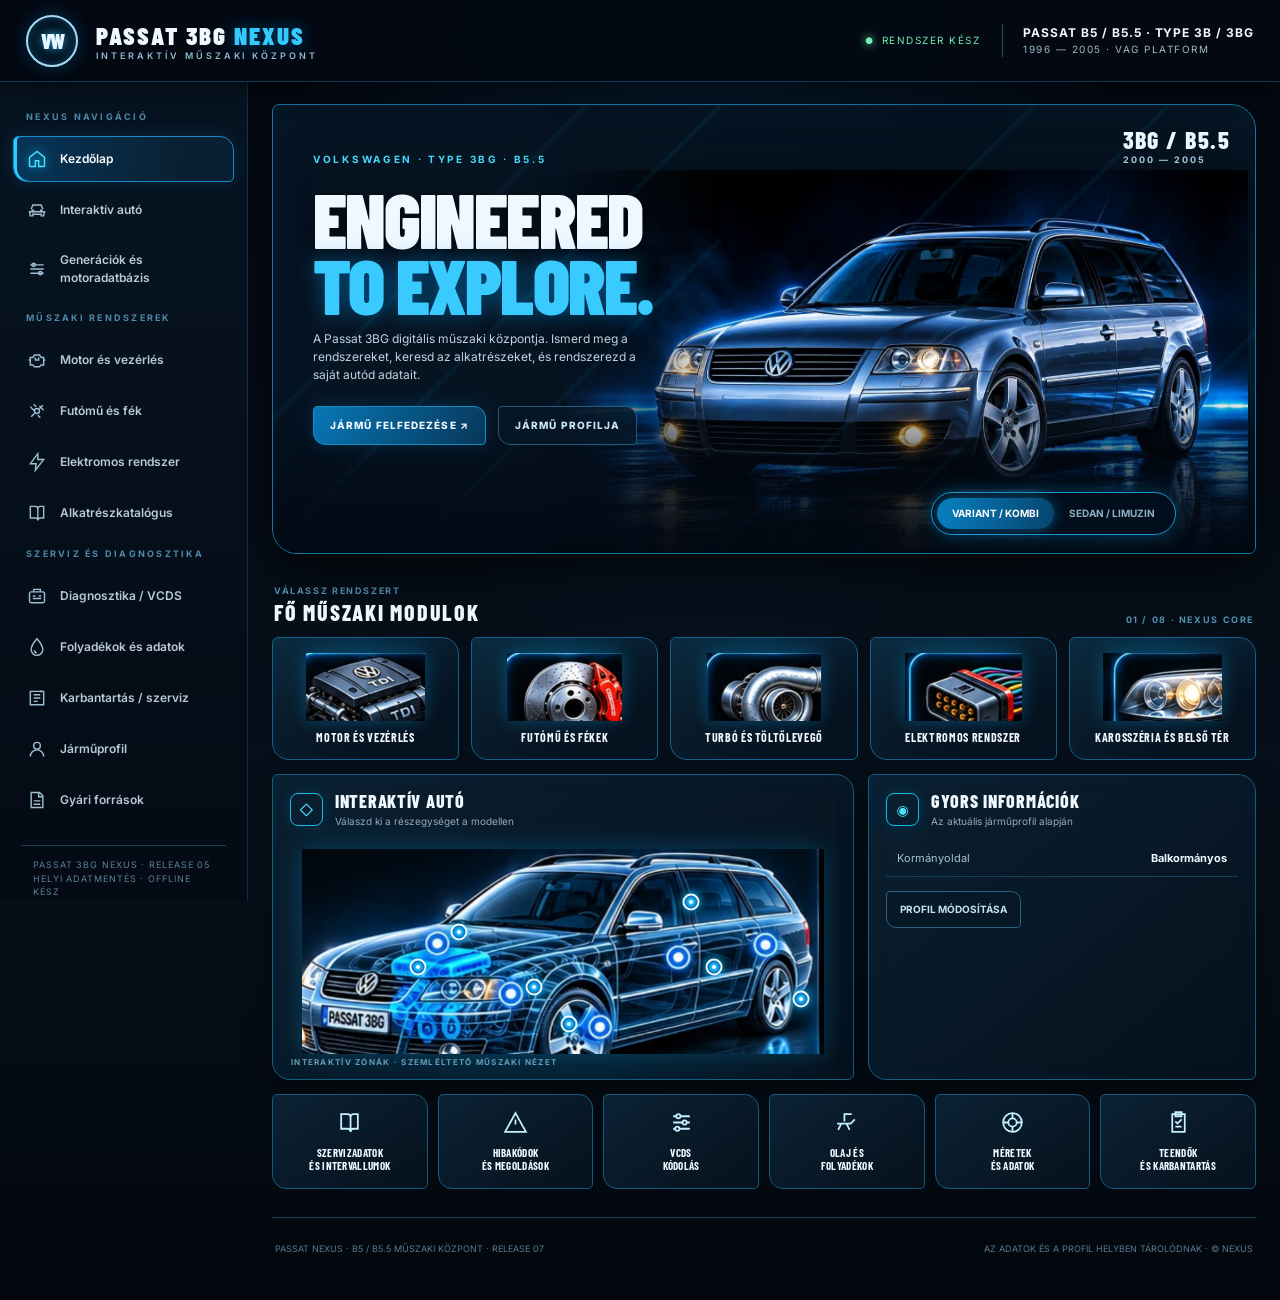
<file: index.html>
<!doctype html>
<html lang="hu">
<head>
<meta charset="utf-8"><meta name="viewport" content="width=device-width,initial-scale=1,viewport-fit=cover">
<meta name="theme-color" content="#050a12"><meta name="description" content="Passat 3BG Nexus – magyar nyelvű, interaktív műszaki tudásközpont a Volkswagen Volkswagen Passat B5 / 3B és B5.5 / 3BG modellekhez.">
<link rel="manifest" href="./manifest.webmanifest"><link rel="icon" href="./icon-192.png">
<title>PASSAT NEXUS · B5 / B5.5 műszaki központ</title>
<style>
@import url('https://fonts.googleapis.com/css2?family=Barlow+Condensed:wght@500;600;700;800;900&family=Inter:wght@400;500;600;700;800&display=swap');
:root{--bg:#040811;--bg2:#07121e;--panel:#071725;--panel2:#0a1c2b;--line:#124b6c;--blue:#00aeff;--cyan:#37e1ff;--white:#eff8ff;--muted:#8ca4b8;--soft:#c7d8e6;--gold:#f4bc61;--green:#6bf0bc;--shadow:0 16px 42px #0009;--glow:0 0 20px #00aaff42,0 0 48px #009dff1c}
*{box-sizing:border-box}html{scroll-behavior:smooth}body{margin:0;background:radial-gradient(ellipse at 55% -20%,#0751844d,transparent 44%),linear-gradient(180deg,#040811,#06101a 65%,#03070d);color:var(--white);font:14px/1.5 Inter,system-ui,sans-serif;min-height:100vh}button,input,select{font:inherit}button{color:inherit}a{color:#72d8ff;text-decoration:none}a:hover{text-decoration:underline}.app-header{height:82px;position:sticky;top:0;z-index:40;display:flex;align-items:center;gap:18px;padding:0 26px;background:#040912eF;border-bottom:1px solid #12628c90;backdrop-filter:blur(18px);box-shadow:0 6px 28px #0008}.vw-mark{width:52px;height:52px;border:2px solid #a7ddf8;border-radius:50%;display:grid;place-items:center;font:900 21px 'Barlow Condensed',sans-serif;letter-spacing:-2px;color:#e7f6ff;text-shadow:0 0 12px #27bfff;box-shadow:inset 0 0 12px #1faeff66,0 0 18px #009dff45;flex:none}.brand{font:900 25px 'Barlow Condensed',sans-serif;letter-spacing:.08em;text-transform:uppercase;white-space:nowrap}.brand span{color:#35caff;text-shadow:0 0 17px #00aaff75}.brand small{display:block;font:600 9px Inter,sans-serif;letter-spacing:.33em;color:#93b9d0;margin-top:0}.header-right{margin-left:auto;display:flex;align-items:center;gap:22px;color:#9db9ca;font-size:10px;letter-spacing:.15em}.model-tag{border-left:1px solid #1b526e;padding-left:20px}.model-tag b{display:block;color:#eff9ff;font-size:12px;letter-spacing:.08em}.status{color:#75edb6}.status:before{content:'●';font-size:9px;margin-right:7px;text-shadow:0 0 9px #5cf6a8}.layout{display:grid;grid-template-columns:248px minmax(0,1fr);max-width:1800px;margin:auto;min-height:calc(100vh - 82px)}.sidebar{position:sticky;top:82px;height:calc(100vh - 82px);padding:22px 13px 16px;background:linear-gradient(180deg,#071522f7,#040b14f5);border-right:1px solid #1450728a;display:flex;flex-direction:column;gap:5px;overflow:auto;z-index:20}.nav-caption{padding:7px 13px 9px;color:#4f89a9;font:700 9px Inter,sans-serif;letter-spacing:.25em}.nav-btn{display:flex;align-items:center;gap:13px;width:100%;padding:12px 13px;border:1px solid transparent;border-radius:5px 14px 5px 14px;background:transparent;color:#b8cad8;text-align:left;font-size:12px;font-weight:600;cursor:pointer;transition:.2s}.nav-btn svg{width:20px;height:20px;stroke:#9dbdd0;flex:none;stroke-width:1.7}.nav-btn:hover{color:white;background:#0a2032;border-color:#174d6b}.nav-btn.active{color:#fff;background:linear-gradient(100deg,#06365a,#0a2032 75%);border-color:#128dc9;box-shadow:inset 3px 0 #27d0ff,0 0 18px #008bdb2b}.nav-btn.active svg{stroke:#4be1ff;filter:drop-shadow(0 0 5px #00baff)}.sidebar-spacer{flex:1}.side-foot{margin:12px 8px 0;padding:12px;border-top:1px solid #153e57;color:#5d8198;font-size:9px;letter-spacing:.1em}.main{min-width:0;padding:22px 24px 44px;max-width:1550px;width:100%;margin:0 auto}.hero{position:relative;min-height:450px;overflow:hidden;border:1px solid #1677a4;border-radius:7px 25px 7px 25px;background:linear-gradient(90deg,#061321 0%,#071522c7 33%,#03111d00 68%),radial-gradient(ellipse at 76% 57%,#0a6caa66,transparent 50%),#061320;box-shadow:var(--shadow),inset 0 0 60px #00aaff0a}.hero:before{content:'';position:absolute;inset:0;background:linear-gradient(180deg,#06111b00 65%,#020812e8),url("data:image/svg+xml,%3Csvg viewBox='0 0 100 100' xmlns='http://www.w3.org/2000/svg'%3E%3Cpath d='M0 99L100 0M-30 100L70 0M30 100L130 0' stroke='%2300baff' stroke-opacity='.06'/%3E%3C/svg%3E");pointer-events:none;z-index:2}.hero-glow{position:absolute;inset:auto 0 0;height:1px;background:linear-gradient(90deg,transparent,#00c8ff,transparent);box-shadow:0 0 18px #00c8ff}.hero-copy{position:relative;z-index:4;padding:48px 0 38px 40px;max-width:440px}.eyebrow{font:700 10px Inter,sans-serif;letter-spacing:.27em;color:#47d9ff}.hero h1{font:900 clamp(48px,6vw,83px)/.86 'Barlow Condensed',sans-serif;letter-spacing:-.025em;margin:20px 0 13px;text-transform:uppercase;text-shadow:0 6px 22px #0009}.hero h1 span{color:#39caff;text-shadow:0 0 22px #008ddc88}.hero-copy p{color:#c0d2df;font-size:12px;max-width:330px}.hero-actions{display:flex;align-items:center;gap:12px;margin-top:22px;flex-wrap:wrap}.primary-btn,.outline-btn{border:1px solid #168dc0;background:linear-gradient(120deg,#0877b6,#073758);padding:11px 16px;border-radius:4px 12px 4px 12px;text-transform:uppercase;font-size:10px;font-weight:800;letter-spacing:.11em;cursor:pointer;box-shadow:0 0 20px #008ede38;transition:.2s}.primary-btn:hover,.outline-btn:hover{transform:translateY(-2px);box-shadow:0 0 25px #008ede70;border-color:#5de3ff}.outline-btn{background:#071827d9;color:#c9e7f8;border-color:#255a78;box-shadow:none}.hero-image-wrap{position:absolute;right:0;bottom:0;width:73%;height:100%;z-index:1;overflow:hidden}.hero-image-wrap:after{content:'';position:absolute;inset:0;background:linear-gradient(90deg,#061321 0%,#06132105 25%,transparent 70%),linear-gradient(0deg,#04101be0,transparent 35%);pointer-events:none}.hero-car{position:absolute;right:1%;bottom:0;width:95%;height:100%;object-fit:contain;object-position:center bottom;filter:drop-shadow(0 24px 28px #000b);transition:opacity .85s ease,transform 1.1s cubic-bezier(.2,.75,.25,1);will-change:opacity,transform}.hero-car.variant{opacity:1;transform:translateX(0) scale(1)}.hero-car.sedan{opacity:0;transform:translateX(85px) scale(.98);object-fit:contain;mix-blend-mode:normal;filter:drop-shadow(0 24px 28px #000b) contrast(1.02) saturate(1.04)}.hero.sedan-mode .hero-car.variant{opacity:0;transform:translateX(-90px) scale(.98)}.hero.sedan-mode .hero-car.sedan{opacity:1;transform:translateX(0) scale(1)}.body-switch{position:absolute;z-index:6;right:8%;bottom:18px;display:flex;align-items:center;gap:0;padding:5px;border:1px solid #1a9ad0;background:#03101ddc;backdrop-filter:blur(12px);border-radius:30px;box-shadow:0 0 19px #009de65a}.body-switch button{border:0;background:transparent;color:#8eafc4;padding:8px 15px;border-radius:25px;font-size:10px;font-weight:700;cursor:pointer}.body-switch button.active{background:linear-gradient(100deg,#087fc0,#06456e);color:white;box-shadow:0 0 13px #00aaff70}.hero-index{position:absolute;right:25px;top:20px;z-index:4;color:#a6c8dc;font:700 9px Inter,sans-serif;letter-spacing:.23em}.hero-index b{display:block;color:#e9f7ff;font:800 24px 'Barlow Condensed',sans-serif;letter-spacing:.06em}.section-head{display:flex;align-items:end;justify-content:space-between;gap:12px;margin:24px 2px 12px}.section-head h2{margin:0;font:800 22px 'Barlow Condensed',sans-serif;letter-spacing:.08em;text-transform:uppercase}.section-head small{font:700 9px Inter,sans-serif;color:#5591b2;letter-spacing:.18em}.module-grid{display:grid;grid-template-columns:repeat(5,minmax(0,1fr));gap:12px}.module-card{min-height:118px;position:relative;overflow:hidden;display:flex;flex-direction:column;align-items:center;justify-content:center;gap:9px;padding:15px 10px;border:1px solid #13628b;border-radius:6px 17px 6px 17px;background:linear-gradient(145deg,#0c2638,#06121f 75%);text-align:center;cursor:pointer;transition:.22s;box-shadow:inset 0 0 25px #00aaff09}.module-card:before{content:'';position:absolute;inset:0;background:radial-gradient(circle at 50% 0,#00aaff1e,transparent 70%)}.module-card:hover{transform:translateY(-4px);border-color:#38d9ff;box-shadow:var(--glow)}.module-card svg{width:31px;height:31px;color:#55d9ff;stroke-width:1.5;filter:drop-shadow(0 0 8px #009cdd77);z-index:1}.module-card .tile-asset{width:min(100%,145px);height:68px;object-fit:contain;z-index:1;filter:drop-shadow(0 0 8px #009cdd55)}.module-card strong{font:700 12px 'Barlow Condensed',sans-serif;letter-spacing:.055em;text-transform:uppercase;z-index:1}.dashboard-grid{display:grid;grid-template-columns:minmax(0,1.35fr) minmax(300px,.9fr);gap:14px;margin-top:14px}.glass-panel{border:1px solid #155d83;border-radius:6px 18px 6px 18px;background:linear-gradient(140deg,#0a2031f7,#06111cf7);box-shadow:0 10px 28px #0006,inset 0 0 28px #00aaff08;overflow:hidden}.panel-head{display:flex;align-items:center;gap:12px;padding:15px 17px 0}.panel-head .panel-icon{width:33px;height:33px;border:1px solid #18bce5;border-radius:8px;display:grid;place-items:center;color:#4be1ff;box-shadow:0 0 14px #00aaff27;flex:none}.panel-head h3{font:800 18px 'Barlow Condensed',sans-serif;letter-spacing:.04em;margin:0}.panel-head p{font-size:10px;color:#93acbf;margin:2px 0 0}.vehicle-diagram{position:relative;min-height:250px;padding:10px 12px 15px;display:grid;place-items:center}.vehicle-diagram.vehicle-illustration{background:radial-gradient(ellipse at 50% 80%,#007ebc24,transparent 65%)}.wireframe-image{position:relative;z-index:1;width:min(94%,650px);height:auto;max-height:100%;object-fit:contain;filter:drop-shadow(0 0 13px #009fe64a)}.vehicle-hotspot{position:absolute;z-index:5;width:17px;height:17px;border:2px solid #eafaff;border-radius:50%;padding:0;transform:translate(-50%,-50%);background:radial-gradient(circle,#f8ffff 0 14%,#20bbff 28%,#005ca1 76%);box-shadow:0 0 8px #00bdff,0 0 20px #00aaff66;cursor:pointer;transition:.18s}.vehicle-hotspot:hover{transform:translate(-50%,-50%) scale(1.28);background:#ffbd59;box-shadow:0 0 11px #ffc66e,0 0 22px #ff9d36}.vehicle-diagram svg{width:min(100%,650px);height:auto;filter:drop-shadow(0 0 9px #039adf38)}.car-shell{fill:#0a2c43;stroke:#2dcfff;stroke-width:2.2}.car-glass{fill:#0b1c2c;stroke:#4ab8e5;stroke-width:1.5}.car-line{fill:none;stroke:#42cfff;stroke-width:1.6;opacity:.83}.car-metal{fill:#153c54;stroke:#62dafa;stroke-width:1.4}.hotspot{cursor:pointer;fill:#00c4ff;stroke:#e8fbff;stroke-width:2.2;filter:drop-shadow(0 0 6px #00bfff);transition:.2s}.hotspot:hover,.hotspot.selected{fill:#ffc15e;stroke:#fff;filter:drop-shadow(0 0 10px #ffb54e);r:9}.diagram-caption{position:absolute;left:18px;bottom:12px;color:#6d9db8;font:700 8px Inter,sans-serif;letter-spacing:.16em}.spec-content{padding:12px 17px 18px}.spec-placeholder{padding:15px;border:1px dashed #286384;border-radius:8px;color:#9ab3c4;font-size:11px;background:#061421}.spec-placeholder strong{display:block;color:#e4f5ff;font-size:12px;margin-bottom:4px}.spec-row{display:flex;align-items:center;justify-content:space-between;gap:12px;padding:9px 11px;border-bottom:1px solid #18405a;font-size:11px}.spec-row:last-child{border:0}.spec-row span:first-child{color:#a7c3d4}.spec-row b{color:#f0f8ff;text-align:right}.quick-grid{display:grid;grid-template-columns:repeat(6,minmax(0,1fr));gap:10px;margin-top:14px}.quick-card{padding:13px 8px;border:1px solid #155b7f;background:linear-gradient(145deg,#0b2234,#06111c);border-radius:5px 14px 5px 14px;display:grid;place-items:center;gap:7px;min-height:95px;cursor:pointer;text-align:center;transition:.2s}.quick-card:hover{border-color:#37d9ff;box-shadow:var(--glow);transform:translateY(-3px)}.quick-card svg{width:25px;height:25px;color:#c6efff}.quick-card span{font:700 11px 'Barlow Condensed',sans-serif;line-height:1.15;text-transform:uppercase;letter-spacing:.03em}.page{display:none;animation:pageIn .25s ease}.page.active{display:block}@keyframes pageIn{from{opacity:0;transform:translateY(8px)}to{opacity:1;transform:none}}.page-title{display:flex;align-items:end;justify-content:space-between;gap:15px;margin:0 0 18px}.page-title h1{font:900 clamp(30px,4vw,46px)/.95 'Barlow Condensed',sans-serif;letter-spacing:.05em;text-transform:uppercase;margin:0}.page-title p{color:var(--muted);font-size:11px;margin:7px 0 0}.page-title .eyebrow{margin-bottom:7px}.content-grid{display:grid;grid-template-columns:1.25fr .75fr;gap:14px}.content-panel{padding:18px}.content-panel h2{font:800 20px 'Barlow Condensed',sans-serif;letter-spacing:.05em;margin:0 0 10px}.muted{color:var(--muted)}.small{font-size:11px}.searchbox{position:relative;margin:12px 0}.searchbox input{width:100%;border:1px solid #1c5a7b;border-radius:6px;background:#04111d;color:white;padding:13px 15px 13px 42px;outline:0}.searchbox input:focus,.field input:focus,.field select:focus{border-color:#2dcfff;box-shadow:0 0 0 3px #00aaff20}.searchbox svg{position:absolute;left:14px;top:13px;width:17px;color:#65c9ef}.list{display:grid;gap:8px}.list-row{display:flex;align-items:center;gap:12px;padding:12px;border:1px solid #143d57;background:#061522;border-radius:5px 12px 5px 12px}.list-row .row-icon{width:34px;height:34px;display:grid;place-items:center;background:#0a2b42;border:1px solid #1a678e;border-radius:8px;flex:none;color:#57d7ff}.list-row .row-icon svg{width:18px}.list-row .row-main{min-width:0;flex:1}.list-row strong{font-size:12px}.list-row small{display:block;font-size:10px;color:#8da7bb;margin-top:2px}.list-row .row-tag{font-size:9px;color:#79d8fa;border:1px solid #1b668a;border-radius:20px;padding:4px 7px;white-space:nowrap}.notice{padding:12px 14px;margin:12px 0;border-left:3px solid var(--gold);background:#2b2114;color:#ecd7b2;font-size:10px;border-radius:0 7px 7px 0}.info-box{padding:13px;border:1px solid #1b6387;background:#082136;border-radius:7px;color:#b9d9e9;font-size:11px;margin:12px 0}.chip-row{display:flex;gap:7px;flex-wrap:wrap;margin:12px 0}.chip{padding:7px 10px;border:1px solid #1a5677;border-radius:20px;background:#071927;color:#a9c9db;font-size:9px;cursor:pointer}.chip.active{background:#07517d;color:white;border-color:#25bce9}.form-grid{display:grid;grid-template-columns:repeat(2,minmax(0,1fr));gap:12px}.field{display:grid;gap:6px;color:#95b3c7;font-size:10px}.field input,.field select{width:100%;padding:11px 12px;border:1px solid #1b4e6a;border-radius:5px;background:#061522;color:#e8f6ff;outline:0}.field small{color:#6f8fa4;font-size:9px}.field.full{grid-column:1/-1}.btn-row{display:flex;gap:9px;flex-wrap:wrap;margin-top:14px}.ghost-btn{padding:10px 13px;border:1px solid #27617e;background:#071927;color:#c5e2f1;border-radius:4px 10px 4px 10px;font-size:10px;font-weight:700;cursor:pointer}.ghost-btn:hover{border-color:#47cefa}.table-wrap{overflow:auto;border:1px solid #17445f;border-radius:7px}table{width:100%;border-collapse:collapse;min-width:520px;font-size:11px}th,td{padding:11px 12px;text-align:left;border-bottom:1px solid #173b52}th{color:#69c9ed;background:#082033;font-size:9px;letter-spacing:.1em;text-transform:uppercase}td{color:#c4d7e3}tr:last-child td{border-bottom:0}.empty{padding:20px;text-align:center;color:#7998ac;font-size:11px}.footer{padding:24px 3px 0;margin-top:28px;border-top:1px solid #17415b;color:#587b93;font-size:9px;display:flex;justify-content:space-between;gap:10px;flex-wrap:wrap}.drawer-backdrop{position:fixed;inset:0;background:#0009;z-index:60;display:none}.drawer-backdrop.open{display:block}.drawer{position:absolute;right:0;top:0;height:100%;width:min(460px,92vw);overflow:auto;background:linear-gradient(150deg,#0a2437,#040c16);border-left:1px solid #168ec1;padding:23px;box-shadow:-20px 0 55px #000a}.drawer-close{float:right;border:1px solid #2b6584;background:#071927;color:#d8f2ff;border-radius:6px;padding:7px 10px;cursor:pointer}.drawer h2{font:800 28px 'Barlow Condensed',sans-serif;margin:24px 0 8px}.drawer p{font-size:12px;color:#a9c0cf}.drawer .drawer-section{border-top:1px solid #19445d;margin-top:17px;padding-top:15px}.mobile-menu{display:none}
@media(max-width:1120px){.layout{grid-template-columns:210px minmax(0,1fr)}.module-grid{grid-template-columns:repeat(3,1fr)}.quick-grid{grid-template-columns:repeat(3,1fr)}.hero-image-wrap{width:76%}.hero-copy{max-width:380px;padding-left:28px}.hero h1{font-size:65px}}
@media(max-width:760px){.app-header{height:65px;padding:0 14px;gap:10px}.vw-mark{width:41px;height:41px;font-size:18px}.brand{font-size:20px}.brand small{font-size:7px;letter-spacing:.2em}.header-right{font-size:0;gap:0}.model-tag{display:none}.status{font-size:8px}.layout{display:block;min-height:calc(100vh - 65px)}.sidebar{position:fixed;top:65px;left:0;bottom:0;width:min(290px,84vw);height:auto;transform:translateX(-103%);transition:transform .25s ease;box-shadow:18px 0 50px #0009}.sidebar.open{transform:translateX(0)}.mobile-menu{display:grid;place-items:center;width:36px;height:36px;border:1px solid #245b79;border-radius:8px;background:#071a2a;color:#a8e4ff}.mobile-menu svg{width:19px}.main{padding:12px 11px 35px}.hero{min-height:530px;border-radius:5px 18px 5px 18px}.hero-copy{padding:28px 20px 245px;max-width:100%}.hero h1{font-size:58px;margin-top:12px}.hero-copy p{max-width:260px;font-size:11px}.hero-image-wrap{width:100%;height:68%;bottom:40px}.hero-car{width:115%;right:-6%;height:100%;object-position:center bottom}.hero-index{top:auto;right:15px;bottom:93px;font-size:8px}.hero-index b{font-size:18px}.body-switch{right:50%;transform:translateX(50%);bottom:13px;white-space:nowrap}.body-switch button{padding:8px 12px;font-size:9px}.module-grid{grid-template-columns:repeat(2,minmax(0,1fr));gap:8px}.module-card{min-height:100px;padding:12px 6px}.module-card strong{font-size:11px}.dashboard-grid,.content-grid{grid-template-columns:1fr}.quick-grid{grid-template-columns:repeat(3,minmax(0,1fr));gap:8px}.quick-card{min-height:83px}.section-head{margin-top:20px}.section-head h2{font-size:20px}.page-title{align-items:start;flex-direction:column}.form-grid{grid-template-columns:1fr}.field.full{grid-column:auto}.vehicle-diagram{min-height:190px}.vehicle-diagram.vehicle-illustration{min-height:190px}.wireframe-image{width:100%}.vehicle-hotspot{width:15px;height:15px}.footer{font-size:8px}.panel-head h3{font-size:17px}}
@media(max-width:380px){.brand{font-size:17px}.hero h1{font-size:52px}.hero-copy{padding-left:16px}.body-switch button{padding:7px 9px}.quick-card span{font-size:10px}}
@media(prefers-reduced-motion:reduce){*,*:before,*:after{animation:none!important;transition:none!important;scroll-behavior:auto!important}}
 .nexus-detail,.nexus-dtc,.nexus-fluid{font:inherit;color:inherit;background:#061522}.nexus-detail:hover,.nexus-dtc:hover,.nexus-fluid:hover{border-color:#39cfff;box-shadow:0 0 14px #00aaff30}.nexus-detail .row-main,.nexus-dtc .row-main,.nexus-fluid .row-main{display:block;text-align:left}

.catalog-products-head{display:flex;align-items:end;justify-content:space-between;margin:24px 0 12px;padding-top:18px;border-top:1px solid #16445f}.catalog-products-head h2{font:800 23px 'Barlow Condensed',sans-serif;letter-spacing:.08em;margin:5px 0}.catalog-products{display:grid;grid-template-columns:repeat(2,minmax(0,1fr));gap:12px;margin:12px 0 18px}.catalog-product{border:1px solid #1a6388;border-radius:6px 16px 6px 16px;background:linear-gradient(145deg,#0b2639,#06121e);padding:15px;box-shadow:inset 0 0 24px #00aaff09}.catalog-product h3{font:700 16px 'Barlow Condensed',sans-serif;letter-spacing:.035em;margin:9px 0 5px}.catalog-product p{margin:5px 0;color:#a9c0d0;font-size:11px}.catalog-product .product-meta{display:flex;gap:7px;flex-wrap:wrap;margin-bottom:7px}.part-type{font-size:9px;font-weight:800;letter-spacing:.1em;padding:5px 8px;border-radius:4px;background:#0d3a56;color:#70ddff;border:1px solid #1c7098}.part-type.original{background:#3b2c14;color:#ffd58b;border-color:#8c682b}.part-type.aftermarket{background:#0b3a35;color:#8cf0d1;border-color:#1b7967}.catalog-product .product-fitment{color:#d5e6f2}.product-link{display:inline-flex;align-items:center;gap:8px;margin-top:10px;padding:9px 12px;border:1px solid #168dc0;border-radius:4px 10px 4px 10px;background:#073657;color:#dff7ff;font-size:10px;font-weight:800;letter-spacing:.06em}.product-link:hover{background:#0b4b72;text-decoration:none;border-color:#51dfff}.autodoc-promo{border:1px solid #df8d32;border-radius:7px 18px 7px 18px;padding:18px;background:linear-gradient(135deg,#291a0c,#101a24 72%);box-shadow:0 0 25px #d8892720;margin:18px 0}.autodoc-promo-top{display:flex;align-items:center;gap:10px;flex-wrap:wrap}.autodoc-mark{font:900 20px 'Barlow Condensed',sans-serif;letter-spacing:.09em;color:#ffad43}.autodoc-featured{font-size:9px;font-weight:800;letter-spacing:.13em;color:#ffe0b2;border:1px solid #9b642a;padding:5px 8px;border-radius:4px}.autodoc-promo h3{font:800 21px 'Barlow Condensed',sans-serif;margin:10px 0 4px}.autodoc-promo p{font-size:11px;color:#c6d2dc;margin:5px 0 12px}.coupon-copy{padding:12px;border:1px dashed #bd813d;border-radius:7px;background:#120f0be0;color:#ffedda;font-size:11px;line-height:1.8;overflow-wrap:anywhere}.coupon-copy a{color:#ffc16d;text-decoration:underline}.coupon-actions{display:flex;gap:9px;align-items:center;flex-wrap:wrap;margin:12px 0}.coupon-actions .primary-btn{display:inline-block;text-decoration:none}.autodoc-promo>small{font-size:9px;color:#a8bac7}@media(max-width:760px){.catalog-products{grid-template-columns:1fr}.catalog-products-head{margin-top:18px}.autodoc-promo{padding:14px}.coupon-copy{font-size:10px}}


/* Additive vehicle-fitment module: existing styles and components remain unchanged. */
.nexus-fitment-panel{margin-top:18px;border:1px solid #176087;background:linear-gradient(145deg,#0a2132,#061522)}
.nexus-fitment-panel h2{font:800 22px 'Barlow Condensed',sans-serif;letter-spacing:.07em;margin:5px 0 8px}
.fitment-profile{display:flex;flex-wrap:wrap;gap:7px;margin:12px 0;padding:11px;border:1px solid #17435d;border-radius:10px;background:#061522}
.fitment-token{font-size:10px;color:#c7e4f2;border:1px solid #24536d;background:#0a2b40;padding:6px 8px;border-radius:6px}
.fitment-controls{display:grid;grid-template-columns:1fr 1fr;gap:10px;margin:12px 0}
.fitment-controls .field{display:flex;flex-direction:column;gap:6px;color:#9bb8c9;font-size:11px}
.fitment-controls select,.fitment-controls input{width:100%;min-width:0;background:#061522;color:#e8f7ff;border:1px solid #24536d;border-radius:8px;padding:11px;font:inherit}
.fitment-status{padding:10px 12px;margin:10px 0;border:1px solid #24536d;border-radius:8px;color:#b9d5e5;font-size:11px;background:#071b2a}
.fitment-results{display:grid;grid-template-columns:repeat(2,minmax(0,1fr));gap:10px;margin:12px 0}
.fitment-card{border:1px solid #20516c;border-radius:10px;padding:12px;background:#071a29;min-width:0}
.fitment-card h3{font:700 15px 'Barlow Condensed',sans-serif;margin:7px 0}
.fitment-card p{font-size:11px;color:#a9c0d0;margin:5px 0;overflow-wrap:anywhere}
.fitment-card .fitment-tags{display:flex;gap:6px;flex-wrap:wrap}
.fitment-tag{font-size:9px;font-weight:800;letter-spacing:.05em;padding:5px 7px;border-radius:5px;background:#103c55;color:#bdeaff}
.fitment-tag.good{background:#123b31;color:#9ef0c7}.fitment-tag.warn{background:#49351a;color:#ffd28a}
.fitment-card a{display:inline-block;margin-top:8px;color:#a7e7ff;font-size:11px;font-weight:800;text-decoration:none;border:1px solid #28749a;border-radius:7px;padding:8px 10px}
.fitment-empty{grid-column:1/-1;border:1px dashed #28516a;border-radius:9px;padding:15px;color:#aac2d2;font-size:11px;line-height:1.6}
@media(max-width:620px){.fitment-controls,.fitment-results{grid-template-columns:1fr}}

/* Integrated category product menus */
.catalog-coupon-inline{display:flex;align-items:center;gap:10px;flex-wrap:wrap;padding:10px 12px;margin:12px 0;border:1px solid rgba(42,157,205,.35);border-radius:12px;background:rgba(8,45,66,.58);font-size:12px}
.catalog-coupon-inline a{color:#71d6ff;text-decoration:none;font-weight:700}
.catalog-coupon-inline .ghost-btn{margin-left:auto;padding:7px 10px}
.catalog-inline-note{margin:8px 2px 12px}
.catalog-category{border:1px solid rgba(83,151,183,.24);border-radius:12px;background:rgba(3,18,30,.5);margin:8px 0;overflow:hidden}
.catalog-category-trigger{width:100%;display:flex;align-items:center;gap:12px;padding:12px;background:transparent;color:inherit;border:0;text-align:left;cursor:pointer}
.catalog-category-trigger .row-main{flex:1;min-width:0}
.catalog-category-trigger .row-main strong{display:block}
.catalog-category-trigger .row-main small{display:block;color:var(--muted,#91a9b8);margin-top:3px}
.catalog-category-trigger .row-tag{white-space:nowrap}
.catalog-category-trigger .category-count{font-size:10px;color:#80cfea;border:1px solid rgba(80,170,210,.3);border-radius:20px;padding:4px 7px}
.catalog-category-body{display:none;padding:0 12px 12px;border-top:1px solid rgba(83,151,183,.18)}.catalog-category-body[hidden]{display:none!important}.catalog-category.open .catalog-category-body:not([hidden]){display:block}
.catalog-category.open .catalog-category-body{display:block}
.catalog-category.open .catalog-category-trigger{background:rgba(12,57,80,.35)}
.catalog-category-products{display:grid;grid-template-columns:repeat(auto-fit,minmax(230px,1fr));gap:10px;padding-top:10px}
.catalog-category-products .catalog-product{margin:0;min-width:0}
.catalog-category-empty{padding:12px;border:1px dashed rgba(100,160,185,.25);border-radius:9px;color:var(--muted,#91a9b8);font-size:12px}
.catalog-category-empty strong{color:#d5e7f0}
</style>
<meta name="passat-nexus-fluid-db" content="B5-B5.5 expanded fluid database 2026-11-24"><!-- PASSAT NEXUS FLUID DB REVISION 2026-11-24 -->
</head>
<body>
<header class="app-header">
 <button class="mobile-menu" id="mobileMenu" aria-label="Menü megnyitása"><svg viewBox="0 0 24 24" fill="none" stroke="currentColor" stroke-width="2"><path d="M3 6h18M3 12h18M3 18h18"/></svg></button>
 <div class="vw-mark" aria-label="Volkswagen">VW</div><div class="brand">PASSAT 3BG <span>NEXUS</span><small>INTERAKTÍV MŰSZAKI KÖZPONT</small></div>
 <div class="header-right"><span class="status">RENDSZER KÉSZ</span><span class="model-tag"><b>PASSAT B5 / B5.5 · TYPE 3B / 3BG</b>1996 — 2005 · VAG PLATFORM</span></div>
</header>
<div class="layout">
<aside class="sidebar" id="sidebar">
 <div class="nav-caption">NEXUS NAVIGÁCIÓ</div>
 <button class="nav-btn active" data-page="home"><svg viewBox="0 0 24 24" fill="none" stroke="currentColor"><path d="m3 10 9-7 9 7v10a1 1 0 0 1-1 1h-6v-7h-4v7H4a1 1 0 0 1-1-1z"/></svg>Kezdőlap</button>
 <button class="nav-btn" data-page="explorer"><svg viewBox="0 0 24 24" fill="none" stroke="currentColor"><path d="m5 11 2-5h10l2 5M3 14h18l-1 5h-3v-2H7v2H4z"/><circle cx="7" cy="13" r="1"/><circle cx="17" cy="13" r="1"/></svg>Interaktív autó</button>
 <button class="nav-btn" data-page="generations"><svg viewBox="0 0 24 24" fill="none" stroke="currentColor"><path d="M4 7h16M4 12h16M4 17h16"/><circle cx="8" cy="7" r="2"/><circle cx="16" cy="17" r="2"/></svg>Generációk és motoradatbázis</button>
 <div class="nav-caption">MŰSZAKI RENDSZEREK</div>
 <button class="nav-btn" data-page="engine"><svg viewBox="0 0 24 24" fill="none" stroke="currentColor"><path d="M4 9h3l2-3h6l2 3h3v9h-3l-2 2H9l-2-2H4zM2 12h2m16 0h2M10 9v3h4V9"/></svg>Motor és vezérlés</button>
 <button class="nav-btn" data-page="chassis"><svg viewBox="0 0 24 24" fill="none" stroke="currentColor"><path d="m4 7 5 5m6-6 5 5M8 4l3 3m2 10 3 3M5 19l4-4m6-6 4-4"/><circle cx="12" cy="12" r="3"/></svg>Futómű és fék</button>
 <button class="nav-btn" data-page="electrics"><svg viewBox="0 0 24 24" fill="none" stroke="currentColor"><path d="M13 2 4 14h7l-1 8 10-13h-7z"/></svg>Elektromos rendszer</button>
 <button class="nav-btn" data-page="catalog"><svg viewBox="0 0 24 24" fill="none" stroke="currentColor"><path d="M4 4h6a3 3 0 0 1 3 3v14a3 3 0 0 0-3-3H4zM20 4h-4a3 3 0 0 0-3 3v14a3 3 0 0 1 3-3h4z"/></svg>Alkatrészkatalógus</button>
 <div class="nav-caption">SZERVIZ ÉS DIAGNOSZTIKA</div>
 <button class="nav-btn" data-page="diagnostics"><svg viewBox="0 0 24 24" fill="none" stroke="currentColor"><rect x="3" y="7" width="18" height="13" rx="2"/><path d="M8 7V4h8v3M7 12h3m4 0h3m-10 3h10"/></svg>Diagnosztika / VCDS</button>
 <button class="nav-btn" data-page="fluids"><svg viewBox="0 0 24 24" fill="none" stroke="currentColor"><path d="M12 2s7 8 7 13a7 7 0 0 1-14 0c0-5 7-13 7-13Z"/><path d="M9 16a3 3 0 0 0 3 3"/></svg>Folyadékok és adatok</button>
 <button class="nav-btn" data-page="service"><svg viewBox="0 0 24 24" fill="none" stroke="currentColor"><path d="M4 4h16v16H4zM8 8h8M8 12h8M8 16h5"/><path d="m16 3 2 2"/></svg>Karbantartás / szerviz</button>
 <button class="nav-btn" data-page="profile"><svg viewBox="0 0 24 24" fill="none" stroke="currentColor"><circle cx="12" cy="8" r="4"/><path d="M4 21a8 8 0 0 1 16 0"/></svg>Járműprofil</button>
 <button class="nav-btn" data-page="sources"><svg viewBox="0 0 24 24" fill="none" stroke="currentColor"><path d="M5 3h10l4 4v14H5zM14 3v5h5M8 13h8M8 17h8"/></svg>Gyári források</button>
 <div class="sidebar-spacer"></div><div class="side-foot">PASSAT 3BG NEXUS · RELEASE 05<br>HELYI ADATMENTÉS · OFFLINE KÉSZ</div>
</aside>
<main class="main">
<section class="page active" id="page-home">
 <section class="hero" id="hero">
  <div class="hero-copy"><div class="eyebrow">VOLKSWAGEN · TYPE 3BG · B5.5</div><h1>ENGINEERED<br><span>TO EXPLORE.</span></h1><p>A Passat 3BG digitális műszaki központja. Ismerd meg a rendszereket, keresd az alkatrészeket, és rendszerezd a saját autód adatait.</p><div class="hero-actions"><button class="primary-btn" data-go="explorer">JÁRMŰ FELFEDEZÉSE ↗</button><button class="outline-btn" data-go="profile">JÁRMŰ PROFILJA</button></div></div>
  <div class="hero-index"><b>3BG / B5.5</b>2000 — 2005</div>
  <div class="hero-image-wrap"><img class="hero-car variant" src="./passat-variant.webp" alt="Volkswagen Passat 3BG Variant – fotórealisztikus látványkép"><img class="hero-car sedan" id="sedanHero" src="./passat-sedan.webp" alt="Volkswagen Passat 3BG Limuzin – a Varianttal egységes, kék filmes látványvilág"></div>
  <div class="body-switch"><button class="active" id="variantBtn">VARIANT / KOMBI</button><button id="sedanBtn">SEDAN / LIMUZIN</button></div><div class="hero-glow"></div>
 </section>
 <div class="section-head"><div><small>VÁLASSZ RENDSZERT</small><h2>FŐ MŰSZAKI MODULOK</h2></div><small>01 / 08 · NEXUS CORE</small></div>
 <div class="module-grid">
  <button class="module-card" data-go="engine"><img class="tile-asset" src="./module-engine.webp" alt=""><strong>Motor és vezérlés</strong></button>
  <button class="module-card" data-go="chassis"><img class="tile-asset" src="./module-brakes.webp" alt=""><strong>Futómű és fékek</strong></button>
  <button class="module-card" data-go="engine"><img class="tile-asset" src="./module-turbo.webp" alt=""><strong>Turbó és töltőlevegő</strong></button>
  <button class="module-card" data-go="electrics"><img class="tile-asset" src="./module-electrical.webp" alt=""><strong>Elektromos rendszer</strong></button>
  <button class="module-card" data-go="catalog"><img class="tile-asset" src="./module-body.webp" alt=""><strong>Karosszéria és belső tér</strong></button>
 </div>
 <div class="dashboard-grid">
  <div class="glass-panel"><div class="panel-head"><div class="panel-icon">◇</div><div><h3>INTERAKTÍV AUTÓ</h3><p>Válaszd ki a részegységet a modellen</p></div></div>
   <div class="vehicle-diagram vehicle-illustration"><img class="wireframe-image" src="./wireframe-car.webp" alt="Passat 3BG szemléltető műszaki ábra">
    <button class="vehicle-hotspot" data-part="motor" style="left:25%;top:55%" aria-label="Motor"></button><button class="vehicle-hotspot" data-part="turbo" style="left:32%;top:41%" aria-label="Turbó"></button><button class="vehicle-hotspot" data-part="valto" style="left:45%;top:63%" aria-label="Váltó"></button><button class="vehicle-hotspot" data-part="felfuggesztes" style="left:51%;top:78%" aria-label="Felfüggesztés"></button><button class="vehicle-hotspot" data-part="fek" style="left:91%;top:68%" aria-label="Fék"></button><button class="vehicle-hotspot" data-part="elektromos" style="left:72%;top:29%" aria-label="Elektromos rendszer"></button><button class="vehicle-hotspot" data-part="karosszeria" style="left:76%;top:55%" aria-label="Karosszéria"></button><div class="diagram-caption">INTERAKTÍV ZÓNÁK · SZEMLÉLTETŐ MŰSZAKI NÉZET</div></div>
  </div>
  <div class="glass-panel"><div class="panel-head"><div class="panel-icon">◉</div><div><h3>GYORS INFORMÁCIÓK</h3><p>Az aktuális járműprofil alapján</p></div></div><div class="spec-content" id="quickSpecs"><div class="spec-placeholder"><strong>Még nincs beállított járműprofil</strong>Válaszd ki az évjáratot, karosszériát, motorkódot és hajtást, hogy az oldal a megfelelő Passat-változat adatait mutassa.<div class="btn-row"><button class="primary-btn" data-go="profile">PROFIL BEÁLLÍTÁSA</button></div></div></div></div>
 </div>
 <div class="quick-grid">
  <button class="quick-card" data-go="service"><svg viewBox="0 0 24 24" fill="none" stroke="currentColor" stroke-width="1.7"><path d="M4 4h6a3 3 0 0 1 3 3v14a3 3 0 0 0-3-3H4zM20 4h-4a3 3 0 0 0-3 3v14a3 3 0 0 1 3-3h4z"/></svg><span>Szervizadatok<br>és intervallumok</span></button>
  <button class="quick-card" data-go="diagnostics"><svg viewBox="0 0 24 24" fill="none" stroke="currentColor" stroke-width="1.7"><path d="m12 3 10 18H2z"/><path d="M12 9v5m0 3h.01"/></svg><span>Hibakódok<br>és megoldások</span></button>
  <button class="quick-card" data-go="diagnostics"><svg viewBox="0 0 24 24" fill="none" stroke="currentColor" stroke-width="1.7"><path d="M4 6h16M4 12h16M4 18h16"/><circle cx="9" cy="6" r="2" fill="#082033"/><circle cx="15" cy="12" r="2" fill="#082033"/><circle cx="8" cy="18" r="2" fill="#082033"/></svg><span>VCDS<br>kódolás</span></button>
  <button class="quick-card" data-go="fluids"><svg viewBox="0 0 24 24" fill="none" stroke="currentColor" stroke-width="1.7"><path d="M3 13h13l4-4M7 13l-3 6m8-6 3 6m-5-8V4h7"/></svg><span>Olaj és<br>folyadékok</span></button>
  <button class="quick-card" data-go="fluids"><svg viewBox="0 0 24 24" fill="none" stroke="currentColor" stroke-width="1.7"><circle cx="12" cy="12" r="9"/><circle cx="12" cy="12" r="4"/><path d="M12 3v5m9 4h-5m-4 9v-5m-9-4h5"/></svg><span>Méretek<br>és adatok</span></button>
  <button class="quick-card" data-go="service"><svg viewBox="0 0 24 24" fill="none" stroke="currentColor" stroke-width="1.7"><path d="M6 4h12v17H6zM9 2h6v4H9zM9 11l2 2 4-4m-6 7h6"/></svg><span>Teendők<br>és karbantartás</span></button>
 </div>
</section>
<section class="page" id="page-explorer">
 <div class="page-title"><div><div class="eyebrow">NEXUS / INTERACTIVE</div><h1>INTERAKTÍV JÁRMŰ</h1><p>Koppints a Passat 3BG egy-egy kiemelt területére a műszaki részletekért.</p></div><span class="row-tag">2D INTERAKTÍV NÉZET</span></div>
 <div class="content-grid"><div class="glass-panel"><div class="panel-head"><div class="panel-icon">◇</div><div><h3>PASSAT 3BG · RÉSZEGYSÉGEK</h3><p>A megjelölt zónák kiválaszthatók</p></div></div><div class="vehicle-diagram vehicle-illustration" style="min-height:300px"><img class="wireframe-image" src="./wireframe-car.webp" alt="Passat 3BG szemléltető műszaki ábra">
    <button class="vehicle-hotspot" data-part="motor" style="left:25%;top:55%" aria-label="Motor"></button><button class="vehicle-hotspot" data-part="turbo" style="left:32%;top:41%" aria-label="Turbó"></button><button class="vehicle-hotspot" data-part="valto" style="left:45%;top:63%" aria-label="Váltó"></button><button class="vehicle-hotspot" data-part="felfuggesztes" style="left:51%;top:78%" aria-label="Felfüggesztés"></button><button class="vehicle-hotspot" data-part="fek" style="left:91%;top:68%" aria-label="Fék"></button><button class="vehicle-hotspot" data-part="elektromos" style="left:72%;top:29%" aria-label="Elektromos rendszer"></button><button class="vehicle-hotspot" data-part="karosszeria" style="left:76%;top:55%" aria-label="Karosszéria"></button></div></div>
 <div class="glass-panel content-panel" id="partDetail"><div class="eyebrow">RÉSZEGYSÉG ADATLAP</div><h2>Válassz egy zónát</h2><p class="muted small">A modellre koppintva megjelenik a kiválasztott rész ismertetője, a fontos azonosítási szempontok és a kapcsolódó műszaki modul.</p></div></div>
 <div class="notice">A járműmodell interaktív, szemléltető 2D ábra, nem gyári CAD-adat vagy hiteles robbantott rajz. A gyári rajzokhoz a Volkswagen erWin és az alkatrészkatalógus szolgál hivatkozásként.</div>
</section>
<section class="page" id="page-engine"><div class="page-title"><div><div class="eyebrow">POWERTRAIN / ENGINE</div><h1>MOTOR ÉS VEZÉRLÉS</h1><p>Motorcsaládok, turbófeltöltés, vezérlés és kapcsolódó rendszerek.</p></div></div><div class="content-grid"><div class="glass-panel content-panel"><h2>FŐ RENDSZEREK</h2><div class="list" id="engineList"></div></div><div class="glass-panel content-panel"><h2>MOTORAZONOSÍTÁS</h2><p class="muted small">A motorkód döntő fontosságú az alkatrészek, műszaki értékek és javítási eljárások kiválasztásánál.</p><div class="info-box">Példák a 3BG-ben előforduló motorcsaládokra: 1.9 TDI, 2.5 V6 TDI, benzines 1.6 / 1.8T / 2.0 / V5 / V6 / W8 kivitelek. A pontos választék évjárat és piac szerint változik.</div><button class="primary-btn" data-go="profile">MOTORKÓD BEÁLLÍTÁSA</button></div></div></section>
<section class="page" id="page-chassis"><div class="page-title"><div><div class="eyebrow">CHASSIS / BRAKES</div><h1>FUTÓMŰ ÉS FÉKRENDSZER</h1><p>Futómű-alkatrészek, fékek, ABS/ESP és 4Motion hajtás.</p></div></div><div class="glass-panel content-panel"><div class="list" id="chassisList"></div><div class="notice">Fék- és futóműalkatrész rendelés előtt ellenőrizd a tengelyterhelést, PR-kódot, féktárcsa-méretet, oldaliságot és a hajtásváltozatot.</div></div></section>
<section class="page" id="page-electrics"><div class="page-title"><div><div class="eyebrow">ELECTRICAL / CONTROL UNITS</div><h1>ELEKTROMOS RENDSZER</h1><p>Vezérlőegységek, érzékelők, komfortelektronika és hálózat.</p></div></div><div class="glass-panel content-panel"><div class="list" id="electricsList"></div></div></section>
<section class="page" id="page-catalog"><div class="page-title"><div><div class="eyebrow">ORIGINAL PARTS / LOOKUP</div><h1>ALKATRÉSZKATALÓGUS</h1><p>Keresés Passat 3BG alkatrészcsoportok között. Cikkszámot csak hiteles azonosítás után adj meg.</p></div></div><div class="glass-panel content-panel"><div class="searchbox"><svg viewBox="0 0 24 24" fill="none" stroke="currentColor" stroke-width="2"><circle cx="11" cy="11" r="7"/><path d="m16 16 5 5"/></svg><input id="catalogSearch" placeholder="Keresés: turbó, lengőkar, vízpumpa, ajtózár…"></div><div class="chip-row" id="catalogFilters"><button class="chip active" data-filter="all">ÖSSZES</button><button class="chip" data-filter="motor">MOTOR</button><button class="chip" data-filter="futomu">FUTÓMŰ / FÉK</button><button class="chip" data-filter="karosszeria">KAROSSZÉRIA</button><button class="chip" data-filter="elektromos">ELEKTROMOS</button></div><div class="list" id="catalogList"></div>
<div class="catalog-coupon-inline"><span><strong>AUTODOC · 10% kupon:</strong> BC22430157</span><a href="https://interstitials.onelink.me/1036709825?pid=Sharing&amp;af_c_id=BC22430157" target="_blank" rel="noopener noreferrer">Alkalmazás megnyitása ↗</a><button class="ghost-btn" type="button" id="copyAutodocCoupon">KÓD MÁSOLÁSA</button></div>
<div class="catalog-inline-note muted small">Válassz egy alkatrészcsoportot: az adott menüpont alatt jelennek meg a hozzá tartozó gyári és utángyártott termékek, kompatibilitási adatokkal és közvetlen termékoldalakkal.</div>
<div class="notice">Ez az adatbázis jelenleg alkatrészcsoportokat és illesztési szempontokat tartalmaz, nem teljes ETKA/OE-cikkszám-adatbázis. Pontos cikkszámot VIN, PR-kód, motorkód, váltókód és gyártási idő szerint kell ellenőrizni.</div>
<div class="glass-panel content-panel nexus-fitment-panel" id="nexusFitmentPanel">
 <div class="eyebrow">VEHICLE-SPECIFIC PART MATCHING</div>
 <h2>PONTOS ALKATRÉSZ-KOMPATIBILITÁS</h2>
 <p class="muted small">A katalógus a mentett járműprofil adataiból dolgozik. Csak olyan terméket jelöl kompatibilisnek, amelyhez a szükséges alkalmazási adatok igazoltan rendelkezésre állnak. A hiányzó adat nem jelent kompatibilitást. Gyári cikkszám/VIN ellenőrzés: <a href="https://7zap.com/en/catalog/cars/volkswagen/passat-b5-5-typ-3bg-parts-catalog/" target="_blank" rel="noopener noreferrer">7zap OEM katalógus ↗</a>.</p>
 <div class="fitment-profile" id="fitmentProfileSummary"></div>
 <div class="fitment-controls">
  <label class="field">Alkatrészcsoport<select id="fitmentCategory"><option value="all">Minden alkatrészcsoport</option></select></label>
  <label class="field">Keresés<input id="fitmentSearch" type="search" placeholder="Cikkszám, márka, alkatrész neve…"></label>
 </div>
 <div class="fitment-status" id="fitmentStatus" role="status" aria-live="polite"></div>
 <div class="fitment-results" id="fitmentResults"></div>
 <div class="notice">Fontos: a motor, váltó, hajtás, karosszéria, gyártási idő, PR-kód, tengelyterhelés és csatlakozó nem minden alkatrésznél egyformán releváns. A rendszer alkatrészcsoportonként csak a valóban szükséges és forrással igazolt feltételeket ellenőrzi. VIN/PR-kód vagy gyártói katalógus nélkül nem találgat.</div>
 <div class="btn-row"><button class="ghost-btn" type="button" id="fitmentEditProfile">JÁRMŰPROFIL MEGNYITÁSA</button><button class="ghost-btn" type="button" id="fitmentRecheck">KOMPATIBILITÁS ÚJRAELLENŐRZÉSE</button></div>
</div></div></section>
<section class="page" id="page-diagnostics"><div class="page-title"><div><div class="eyebrow">VAG / VCDS / DTC</div><h1>DIAGNOSZTIKA ÉS HIBAKÓDOK</h1><p>Általános OBD hibakódok és VAG vezérlőegység-tájékozódás.</p></div></div><div class="content-grid"><div class="glass-panel content-panel"><h2>HIBAKÓD-KERESŐ</h2><div class="searchbox"><svg viewBox="0 0 24 24" fill="none" stroke="currentColor" stroke-width="2"><circle cx="11" cy="11" r="7"/><path d="m16 16 5 5"/></svg><input id="dtcSearch" placeholder="Például: P0299, töltőnyomás, EGR…"></div><div class="list" id="dtcList"></div></div><div class="glass-panel content-panel"><h2>VEZÉRLŐEGYSÉG-CÍMEK</h2><div class="list" id="ecuList"></div><div class="notice">A hibakód önmagában nem jelent biztos alkatrészhibát. A vezérlőegység pontos azonosítóját, hibakörnyezetét és élőadatait is vizsgáld meg.</div></div></div></section>
<section class="page" id="page-fluids"><div class="page-title"><div><div class="eyebrow">TECHNICAL DATA / FLUIDS</div><h1>FOLYADÉKOK ÉS MŰSZAKI ADATOK</h1><p>Folyadékok és méretek – mindig a konkrét motor- és váltóváltozathoz igazítva.</p></div></div><div class="content-grid"><div class="glass-panel content-panel"><h2>FOLYADÉKOK</h2><div class="list" id="fluidsList"></div></div><div class="glass-panel content-panel"><h2>GYÁRI MÉRETADATOK</h2><div class="info-box"><strong>Karosszériaváltozat szerinti adatok</strong><br>A Sedan és a Variant méretei eltérnek. A pontos kivitel és modellév kiválasztása szükséges.</div><div class="list-row"><div class="row-main"><strong>Passat 3BG Sedan / Limousine</strong><small>Hosszúság kb. 4703 mm · szélesség 1746 mm · magasság 1462 mm (MY 2001 specifikáció)</small></div></div><div class="list-row"><div class="row-main"><strong>Passat 3BG Variant</strong><small>Hosszúság kb. 4682 mm · szélesség 1746 mm · magasság 1470 mm (MY 2001 specifikáció)</small></div></div><p class="muted small">Forrás: Volkswagen SSP 251. Egyes adatok modellév és karosszéria szerint változhatnak.</p></div></div></section>
<section class="page" id="page-generations">
 <div class="page-title"><div><div class="eyebrow">MODEL ARCHIVE / ENGINE DATABASE</div><h1>B5 ÉS B5.5 GENERÁCIÓK</h1><p>Generációválasztó és tájékoztató motorkód-adatbázis a Passat 3B / 3BG modellekhez.</p></div></div>
 <div class="content-grid">
  <div class="glass-panel content-panel">
   <h2>GENERÁCIÓ KIVÁLASZTÁSA</h2>
   <div class="chip-row" id="generationFilters">
    <button class="chip active" data-generation="all">MINDKÉT GENERÁCIÓ</button>
    <button class="chip" data-generation="b5">B5 / 3B</button>
    <button class="chip" data-generation="b55">B5.5 / 3BG</button>
   </div>
   <div id="generationOverview" class="info-box">Válassz generációt a főbb különbségek megtekintéséhez.</div>
   <div class="notice">A 2000-es év átmeneti lehet: a modellév, a gyártási dátum és a VIN alapján kell eldönteni, hogy B5 vagy B5.5 kivitelről van-e szó. Az évszám önmagában nem mindig elég.</div>
  </div>
  <div class="glass-panel content-panel">
   <h2>AZONOSÍTÁSI SZEMPONTOK</h2>
   <div class="list">
    <div class="list-row"><span class="row-icon">01</span><div class="row-main"><strong>VIN és gyártási dátum</strong><small>A legbiztosabb kiindulási pont az alvázszám és a gyártási adat.</small></div></div>
    <div class="list-row"><span class="row-icon">02</span><div class="row-main"><strong>Motorkód</strong><small>A motorcsalád és a pontos kód határozza meg a kompatibilitást.</small></div></div>
    <div class="list-row"><span class="row-icon">03</span><div class="row-main"><strong>Váltó- és PR-kód</strong><small>Hajtás, fék, futómű és egyes alkatrészek kiválasztásához szükséges.</small></div></div>
   </div>
  </div>
 </div>
 <div class="glass-panel content-panel" style="margin-top:14px">
  <div class="row" style="display:flex;align-items:center;justify-content:space-between;gap:10px;flex-wrap:wrap"><h2 style="margin:0">MOTORKÓD-KERESŐ</h2><span class="row-tag">PÉLDÁK · NEM TELJES LISTA</span></div>
  <div class="searchbox"><svg viewBox="0 0 24 24" fill="none" stroke="currentColor" stroke-width="2"><circle cx="11" cy="11" r="7"/><path d="m16 16 5 5"/></svg><input id="engineCodeSearch" placeholder="Keresés: AWX, AVF, AWT, 1.9 TDI, benzines…"></div>
  <div class="chip-row" id="engineFuelFilters"><button class="chip active" data-fuel="all">ÖSSZES</button><button class="chip" data-fuel="Diesel">DÍZEL</button><button class="chip" data-fuel="Benzin">BENZIN</button></div>
  <div class="table-wrap"><table><thead><tr><th>Generáció</th><th>Motor / teljesítménycsalád</th><th>Motorkód-példák</th><th>Üzemanyag</th></tr></thead><tbody id="engineCodeRows"></tbody></table></div>
  <p class="muted small">A felsorolt kódok tájékoztató példák. Piac, modellév, teljesítmény és emissziós kivitel szerint további változatok léteznek. Alkatrészrendeléshez a jármű saját motorkódját ellenőrizd a járműadat-matricán, szervizfüzetben vagy VIN-alapú gyári katalógusban.</p>
 </div>
</section>
<section class="page" id="page-service"><div class="page-title"><div><div class="eyebrow">MAINTENANCE / SERVICE LOG</div><h1>KARBANTARTÁS ÉS SZERVIZNAPLÓ</h1><p>Vezesd a saját Passatod javításait és következő teendőit – az adatok ezen az eszközön maradnak.</p></div></div><div class="content-grid"><div class="glass-panel content-panel"><h2>ÚJ SZERVIZESEMÉNY</h2><form id="serviceForm"><div class="form-grid"><label class="field">Dátum<input id="svcDate" type="date" required></label><label class="field">Kilométeróra<input id="svcKm" type="number" min="0" placeholder="pl. 285000"></label><label class="field full">Elvégzett munka / alkatrész<input id="svcTask" required placeholder="pl. olajcsere, vezérlés, fékbetét"></label><label class="field full">Megjegyzés<input id="svcNote" placeholder="Márka, cikkszám, műhely, egyéb adat"></label></div><div class="btn-row"><button class="primary-btn" type="submit">BEJEGYZÉS MENTÉSE</button></div></form></div><div class="glass-panel content-panel"><h2>SAJÁT SZERVIZNAPLÓ</h2><div class="list" id="serviceLog"></div><div class="btn-row"><button class="ghost-btn" id="exportLog">NAPLÓ EXPORTÁLÁSA (.CSV)</button></div></div></div></section>
<section class="page" id="page-profile"><div class="page-title"><div><div class="eyebrow">VEHICLE ID / LOCAL PROFILE</div><h1>JÁRMŰPROFIL</h1><p>Azonosítsd a saját Passat B5 / 3B vagy B5.5 / 3BG modelledet, hogy a felület a megfelelő kivitelhez igazodjon.</p></div></div><div class="content-grid"><div class="glass-panel content-panel"><h2>JÁRMŰ AZONOSÍTÁSA</h2><form id="profileForm"><div class="form-grid"><label class="field">Generáció<select id="profileGeneration"><option value="">Válassz…</option><option value="B5 / 3B">B5 / 3B</option><option value="B5.5 / 3BG">B5.5 / 3BG</option></select></label><label class="field">Modellév<select id="profileYear"><option value="">Válassz…</option><option>1996</option><option>1997</option><option>1998</option><option>1999</option><option>2000</option><option>2001</option><option>2002</option><option>2003</option><option>2004</option><option>2005</option></select></label><label class="field">Gyártási hónap (ha ismert)<input id="profileBuildMonth" type="month"><small>Klímatöltet és modellváltás körüli eltérések pontosításához.</small></label><label class="field">Kormányoldal<select id="profileDriveSide"><option value="LHD">Balkormányos</option><option value="RHD">Jobbkormányos</option></select></label><label class="field">Piac<select id="profileMarket"><option value="EU">Európa</option><option value="NA">Észak-Amerika</option><option value="Other">Egyéb piac</option></select></label><label class="field">Karosszéria<select id="profileBody"><option value="">Válassz…</option><option>Sedan / Limousine</option><option>Variant / Kombi</option></select></label><label class="field">Motorkód<input id="profileEngine" placeholder="pl. AVB, AWX, AVF…"></label><label class="field">Üzemanyag<select id="profileFuel"><option value="">Válassz…</option><option>Diesel</option><option>Benzin</option></select></label><label class="field">Hajtás<select id="profileDrive"><option value="">Válassz…</option><option>Elsőkerék-meghajtás</option><option>4Motion</option></select></label><label class="field">Sebességváltó típusa<select id="profileGearType"><option value="">Válassz…</option><option value="manual">Kézi</option><option value="automatic">Automata</option></select></label><label class="field">Fokozatok száma<select id="profileGearSpeeds"><option value="">Válassz…</option><option value="4">4 fokozat</option><option value="5">5 fokozat</option><option value="6">6 fokozat</option></select></label><label class="field">Váltókód<input id="profileGear" placeholder="pl. 012, 01A, 01N, 01V vagy hárombetűs kód"></label><label class="field">Klímakompresszor típusa (opcionális)<input id="profileAcComp" placeholder="pl. Denso 7SB16C vagy Zexel"></label><label class="field">Ablakmosó tartály cikkszáma (opcionális)<input id="profileWasherTank" placeholder="pl. 3B0 955 453 AA / AG"></label><label class="field">PR-kód<input id="profilePR" placeholder="fék / futómű / felszereltség"></label><label class="field">VIN (opcionális)<input id="profileVin" maxlength="17" placeholder="17 karakter – helyi mentés"></label><label class="field">Kilométeróra<input id="profileOdo" type="number" min="0" placeholder="aktuális km"></label></div><div class="btn-row"><button class="primary-btn" type="submit">PROFIL MENTÉSE</button><button class="ghost-btn" type="button" id="clearProfile">ADATOK TÖRLÉSE</button></div><div class="btn-row" style="margin-top:10px"><button class="ghost-btn" type="button" id="exportProfile">PROFIL EXPORTÁLÁSA (.JSON)</button><button class="ghost-btn" type="button" id="importProfileBtn">PROFIL IMPORTÁLÁSA (.JSON)</button><input id="importProfileFile" type="file" accept=".json,application/json" hidden></div><p class="muted small">A JSON-fájl a járműprofil adatait tartalmazza. Másik telefonon ugyanitt importálható.</p></form><p id="profileMsg" class="muted small" role="status" aria-live="polite"></p></div><div class="glass-panel content-panel"><h2>MIÉRT FONTOS?</h2><div class="list-row"><div class="row-icon">01</div><div class="row-main"><strong>Motorkód</strong><small>Motor- és turbóalkatrészek, érzékelők és javítási eljárások.</small></div></div><div class="list-row"><div class="row-icon">02</div><div class="row-main"><strong>PR-kód / felszereltség</strong><small>Fék, futómű és egyes karosszériaelemek pontos illesztése.</small></div></div><div class="list-row"><div class="row-icon">03</div><div class="row-main"><strong>VIN / gyártási idő</strong><small>Gyári alkatrész-kiválasztás és modellfrissítési eltérések.</small></div></div><div class="notice">A profil kizárólag a böngésző helyi tárhelyére kerül mentésre. Nem küldi el a VIN-t vagy más adatot külső szerverre.</div></div></div></section>
<section class="page" id="page-sources"><div class="page-title"><div><div class="eyebrow">DOCUMENTATION / REFERENCES</div><h1>GYÁRI FORRÁSOK ÉS DOKUMENTUMOK</h1><p>Hivatalos és szakmai források a pontos azonosításhoz és javításhoz.</p></div></div><div class="glass-panel content-panel"><div class="list">
 <div class="list-row"><div class="row-icon">VW</div><div class="row-main"><strong>Volkswagen erWin</strong><small>Gyári javítási útmutatók, kapcsolási rajzok, műszaki leírások és szervizinformációk.</small><a href="https://volkswagen.erwin-store.com/" target="_blank" rel="noopener">Megnyitás ↗</a></div><span class="row-tag">GYÁRI</span></div>
 <div class="list-row"><div class="row-icon">OE</div><div class="row-main"><strong>partslink24 – Original Teile</strong><small>Gyári alkatrész-azonosítás, VIN- és PR-kód alapú katalógus.</small><a href="https://www.partslink24.com/" target="_blank" rel="noopener">Megnyitás ↗</a></div><span class="row-tag">KATALÓGUS</span></div>
 <div class="list-row"><div class="row-icon">SSP</div><div class="row-main"><strong>Volkswagen Self-Study Programme 251</strong><small>Passat 2001 műszaki ismertető – karosszéria, méretek és rendszerek.</small><a href="https://www.vaglinks.com/Docs/SSP/VWUSA.COM_SSP_251_Passat_B5.5.pdf" target="_blank" rel="noopener">PDF megnyitása ↗</a></div><span class="row-tag">SSP 251</span></div>
 <div class="list-row"><div class="row-icon">VCDS</div><div class="row-main"><strong>Ross-Tech Wiki – VW Passat 3B</strong><small>VAG diagnosztikai vezérlők, hibakódok és VCDS tudásanyag.</small><a href="https://wiki.ross-tech.com/wiki/index.php/VW_Passat_%283B%29" target="_blank" rel="noopener">Megnyitás ↗</a></div><span class="row-tag">DIAGNOSZTIKA</span></div>
 <div class="list-row"><div class="row-icon">DATA</div><div class="row-main"><strong>ADAC Gebrauchtwageninformation</strong><small>Passat generációk, karosszériaváltozatok és típusadatok.</small><a href="https://assets.adac.de/image/upload/Autodatenbank/GWInfo/gw0035-vw-passat-1996-2005-diesel-bericht.pdf" target="_blank" rel="noopener">PDF megnyitása ↗</a></div><span class="row-tag">ADAC</span></div>
 </div></div></section>
<div class="footer"><span>PASSAT NEXUS · B5 / B5.5 MŰSZAKI KÖZPONT · RELEASE 07</span><span>AZ ADATOK ÉS A PROFIL HELYBEN TÁROLÓDNAK · © NEXUS</span></div>
</main></div>
<div class="drawer-backdrop" id="drawerBackdrop"><aside class="drawer"><button class="drawer-close" id="drawerClose">BEZÁR ×</button><div class="eyebrow">NEXUS COMPONENT</div><h2 id="drawerTitle">Műszaki részlet</h2><p id="drawerText"></p><div class="drawer-section" id="drawerBody"></div><div class="drawer-section"><button class="primary-btn" data-go="catalog" id="drawerCatalog">KAPCSOLÓDÓ ALKATRÉSZEK</button></div></aside></div>
<script>
const $=s=>document.querySelector(s), $$=s=>[...document.querySelectorAll(s)];
const icon=(txt)=>`<span class="row-icon">${txt}</span>`;
const partData={motor:{title:'Motor és vezérlés',text:'A motorváltozat pontos azonosítása nélkülözhetetlen. A vezérlés, tömítések, szűrők, befecskendezés és érzékelők cikkszáma motorkód és gyártási dátum szerint eltérhet.',rows:['Hengerfej és szelepfedél','Vezérműtengely és vezérműhajtás','Olajszivattyú, olajteknő és kenési rendszer','Hűtőrendszer, termosztát és vízpumpa'],tag:'MOTORKÓD SZÜKSÉGES'},turbo:{title:'Turbó és töltőlevegő',text:'A turbófeltöltő és a töltőnyomás-szabályozás motorváltozatonként eltér. A hibakeresésnél a vákuumrendszer, N75, aktuátor, csövek és érzékelők együttes ellenőrzése szükséges.',rows:['Turbófeltöltő és aktuátor','Vákuumcsövek és visszacsapó szelepek','N75 töltőnyomás-szabályzó','Intercooler és töltőlevegő-csövek'],tag:'MOTORVÁLTOZAT FÜGGŐ'},valto:{title:'Kuplung és sebességváltó',text:'A kuplung, lendkerék, féltengely és váltó alkatrészeit a váltókód, a motorkód és az elsőkerék-/4Motion hajtás alapján kell kiválasztani.',rows:['Kuplungszerkezet és tárcsa','Lendkerék – kivitel ellenőrzendő','Váltóház és kapcsolószerkezet','Féltengelyek és csuklók'],tag:'VÁLTÓKÓD SZÜKSÉGES'},felfuggesztes:{title:'Futómű és felfüggesztés',text:'A többlengőkaros futómű alkatrészei oldal, tengelyterhelés és PR-kód alapján választhatók ki.',rows:['Felső és alsó lengőkarok','Gömbfejek és szilentblokkok','Rugó és lengéscsillapító','Kerékcsapágy és csonkállvány'],tag:'PR-KÓD / TENGELYTERHELÉS'},fek:{title:'Fékrendszer és ABS',text:'A féktárcsa, betét, nyereg és ABS-elemek kivitele a PR-kód, tárcsaátmérő és felszereltség függvénye.',rows:['Első és hátsó féktárcsák','Fékbetétek és féknyergek','ABS/ESP jeladók és vezérlő','Fékcsövek és kézifék'],tag:'FÉK-PR-KÓD SZÜKSÉGES'},elektromos:{title:'Elektromos rendszer',text:'A vezérlőegység, kábelköteg, érzékelők és komfortelektronika pontos változata diagnosztikai azonosító szerint ellenőrizendő.',rows:['Motorvezérlő és jeladók','ABS/ESP és légzsák vezérlők','Komfortmodul és központi zár','Műszeregység és immobilizer'],tag:'VEZÉRLŐAZONOSÍTÓ SZÜKSÉGES'},karosszeria:{title:'Karosszéria és belső tér',text:'A Sedan és Variant karosszériaelemei eltérhetnek. Az ajtó, zár, ablakemelő és csomagtérajtó alkatrészét karosszériatípus szerint válaszd ki.',rows:['Lökhárítók, sárvédők és motorháztető','Ajtózárak és kilincsek','Ablakemelő szerkezetek','Variant csomagtérajtó és zárszerkezet'],tag:'KAROSSZÉRIA TÍPUS SZERINT'}};
function go(page){$$('.page').forEach(p=>p.classList.toggle('active',p.id==='page-'+page));$$('.nav-btn').forEach(b=>b.classList.toggle('active',b.dataset.page===page));$('#sidebar').classList.remove('open');window.scrollTo({top:0,behavior:'smooth'});if(page==='profile')loadProfile();if(page==='fluids'&&typeof renderFluids==='function')renderFluids();if(page==='service')renderService();}
$$('[data-page]').forEach(b=>b.addEventListener('click',()=>go(b.dataset.page)));$$('[data-go]').forEach(b=>b.addEventListener('click',()=>go(b.dataset.go)));$('#mobileMenu').onclick=()=>$('#sidebar').classList.toggle('open');
function toggleBody(body){const hero=$('#hero');hero.classList.toggle('sedan-mode',body==='sedan');$('#variantBtn').classList.toggle('active',body==='variant');$('#sedanBtn').classList.toggle('active',body==='sedan');}
$('#variantBtn').onclick=()=>toggleBody('variant');$('#sedanBtn').onclick=()=>toggleBody('sedan');
function showPart(key){const p=partData[key];if(!p)return;$('#drawerTitle').textContent=p.title;$('#drawerText').textContent=p.text;$('#drawerBody').innerHTML='<div class="eyebrow">KAPCSOLÓDÓ EGYSÉGEK</div><div class="list" style="margin-top:10px">'+p.rows.map((r,i)=>`<div class="list-row"><span class="row-icon">0${i+1}</span><div class="row-main"><strong>${r}</strong><small>Illesztés: VIN / motorkód / PR-kód szerint ellenőrizendő.</small></div></div>`).join('')+'</div><div class="info-box">'+p.tag+' · Gyári OE-cikkszámot csak azonosított jármű alapján szabad megadni.</div>';$('#drawerBackdrop').classList.add('open');}
$$('.hotspot, .vehicle-hotspot').forEach(h=>h.addEventListener('click',()=>showPart(h.dataset.part)));$('#drawerClose').onclick=()=>$('#drawerBackdrop').classList.remove('open');$('#drawerBackdrop').addEventListener('click',e=>{if(e.target.id==='drawerBackdrop')e.currentTarget.classList.remove('open')});
function makeRow(title,desc,tag='RÉSZEGYSÉG',n='◇'){return `<div class="list-row">${icon(n)}<div class="row-main"><strong>${title}</strong><small>${desc}</small></div><span class="row-tag">${tag}</span></div>`}
const engineItems=[['Motorvezérlés és mechanika','Hengerfej, szelepek, vezérműtengely, tömítések','MOTORKÓD','01'],['Vezérműhajtás','Szíj/lánc kivitel, görgők, feszítő és vízpumpa','MOTORKÓD','02'],['Befecskendező rendszer','Adagoló / PD / benzines befecskendezés – kivitel szerint','MOTORCSALÁD','03'],['Turbófeltöltés','Turbó, vákuumvezérlés, N75, intercooler','MOTORKÓD','04'],['Kenés és hűtés','Olajpumpa, olajhűtő, termosztát, hűtő és ventilátor','MOTORCSALÁD','05'],['Szívó- és kipufogórendszer','MAF, EGR, szívósor, katalizátor és kipufogó','MOTORCSALÁD','06']];$('#engineList').innerHTML=engineItems.map(x=>makeRow(...x)).join('');
const chassisItems=[['Első futómű','Többlengőkaros futómű, karok, szilentek, gömbfejek','PR-KÓD','01'],['Hátsó futómű','Rugók, lengéscsillapítók, karok és kerékcsapágyak','KIVITEL','02'],['Első / hátsó fékek','Tárcsa, betét, féknyereg és féknyereg-tartó','FÉK-PR','03'],['ABS / ESP','Hidraulikaegység, vezérlő, kerékfordulatszám-jeladók','VEZÉRLŐ','04'],['4Motion hajtás','Kardántengely, differenciálmű és kapcsolódó elemek','4MOTION','05']];$('#chassisList').innerHTML=chassisItems.map(x=>makeRow(...x)).join('');
const electricalItems=[['Motorvezérlő ECU','Motorvezérlés, mérési blokkok és hibamemória','01 – ENGINE'],['ABS / ESP','Fékelektronikai vezérlő és jeladók','03 – ABS'],['Légzsák','Légzsákvezérlő, érzékelők és övfeszítők','15 – AIRBAG'],['Műszeregység','Műszercsoport, immobilizer-funkciók','17 – INSTRUMENTS'],['CAN Gateway','Kommunikációs hálózat és vezérlőkapcsolat','19 – GATEWAY'],['Komfortelektronika','Központi zár, ablakemelők és komfortmodul','35 / 46 – COMFORT'],['Klímavezérlő','Kézi klíma / Climatronic vezérlés','08 – HVAC']];$('#electricsList').innerHTML=electricalItems.map(x=>makeRow(x[0],x[1],x[2],'⌁')).join('');
const catalogData=[['Motorvezérlés','motor','Hengerfej, vezérműtengely, szelepfedél, tömítések','Motorkód, gyártási dátum'],['Vezérműhajtás','motor','Szíj, feszítőgörgő, vezetőgörgő, vízpumpa','Motorkód, motorváltozat'],['Turbófeltöltő','motor','Turbó, aktuátor, vákuumrendszer és csőhálózat','Motorkód, gyártási dátum'],['Befecskendezés','motor','Adagoló, PD-elemek, befecskendező és szivattyúk','Motorkód, rendszerkivitel'],['Kuplung és váltó','motor','Tárcsa, szerkezet, lendkerék, váltóalkatrészek','Váltókód, motor, hajtás'],['Első futómű','futomu','Lengőkarok, gömbfejek, szilentek, rugók','PR-kód, tengelyterhelés'],['Hátsó futómű','futomu','Lengőkarok, lengéscsillapítók, rugók','Karosszéria és hajtás'],['Fékrendszer','futomu','Tárcsák, betétek, féknyergek és jeladók','Fék-PR-kód, tárcsaátmérő'],['ABS / ESP','futomu','Hidraulika, vezérlőegység, érzékelők','PR-kód, vezérlőazonosító'],['Karosszéria – Sedan','karosszeria','Ajtók, lökhárítók, zárak, lámpák','Sedan, gyártási idő'],['Karosszéria – Variant','karosszeria','Csomagtérajtó, hátsó lámpa, zárszerkezet','Variant, gyártási idő'],['Elektromos rendszer','elektromos','Kábelköteg, ECU, relék, érzékelők','Modulazonosító'],['Komfortelektronika','elektromos','Ablakemelő, központi zár, komfortmodul','Modulgeneráció'],['Klíma és fűtés','elektromos','Kompresszor, ventilátor, érzékelők','Kézi klíma / Climatronic']];
const catalogProducts=[
 {name:'Olajszűrő – Original VW',category:'motor',type:'original',brand:'Volkswagen Classic Parts',part:'028 115 561 G',fit:'Passat B5 1.9 TDI – AFN, AVG, AHU, AHH motorkódok; 1997–2000. Nem a PD motorokhoz.',url:'https://www.volkswagen-classic-parts.com/catalog/en_global/part/028115561G',shop:'VW Classic Parts – eredeti gyári alkatrész',note:'A gyári termékoldalon feltüntetett motorkódok szerint.'},
 {name:'Olajszűrő – Original VW',category:'motor',type:'original',brand:'Volkswagen Classic Parts',part:'078 115 561 J',fit:'Passat B5 / B5GP 2.8 V6 – AGE, ATX, ACK, APR, AQD, AMX, ATQ, BBG motorkódok.',url:'https://www.volkswagen-classic-parts.com/catalog/en_global/part/078115561J',shop:'VW Classic Parts – eredeti gyári alkatrész',note:'Kizárólag a felsorolt 2.8 V6 motorváltozatokhoz.'},
 {name:'Olajszűrő RIDEX PLUS 7O0007P',category:'motor',type:'aftermarket',brand:'RIDEX PLUS',part:'7O0007P · EAN 4066423596823',fit:'AUTODOC alkalmazási adat: Passat B5/3BG 1.9 TDI, AVF 130 LE; a termékoldalon több további modell is szerepel.',url:'https://www.autodoc.de/ridex-plus/18744103',shop:'AUTODOC – közvetlen termékoldal',note:'A termékoldal OE-referenciákat is felsorol; ellenőrizd a saját motorváltozatot.'},
 {name:'Első futómű javítókészlet RIDEX 772S0523',category:'futomu',type:'aftermarket',brand:'RIDEX',part:'772S0523 · EAN 4066016227882',fit:'AUTODOC alkalmazási adat: Passat 3BG Limousine 1.9 TDI AVF 130 LE; első tengely, jobb felső pozíció.',url:'https://www.autodoc.de/ridex/17162958',shop:'AUTODOC – közvetlen termékoldal',note:'Oldal, pozíció, kivitel és futóműazonosító alapján ellenőrizendő.'}

 ,{name:'Vezérműszíj + vízpumpa készlet – AVF 1.9 TDI 4Motion',category:'motor',type:'aftermarket',brand:'RIDEX',part:'3096W0569',fit:'Passat 3BG Limousine 1.9 TDI 4Motion, AVF, 130 LE, 2000–2005; a termékoldal 12/2002-ig gyártási korlátozást is jelez.',url:'https://www.autodoc.co.uk/car-parts/timing-belt-set-10505/vw/passat/passat-3b3/15782-1-9-tdi-4motion',shop:'AUTODOC – AVF 4Motion alkalmazási oldal',note:'A termékoldalon megadott fogszám/szíjszélesség és VIN-határ ellenőrzendő; ez nem általános AVB/AWX készlet.'}
 ,{name:'Turbófeltöltő – 1.9 TDI AVF/AWX',category:'motor',type:'aftermarket',brand:'ATP Autoteile',part:'038145702J – készlettel',fit:'A kereskedői termék megnevezése Passat 3B/3BG 1.9 TDI AVF/AWX alkalmazást nevez meg.',url:'https://www.ebay.de/itm/394163591393',shop:'eBay – ATP Autoteile közvetlen termékoldal',note:'A turbó cikkszámát, aktuátorát, csatlakozásait és a meglévő OE-számot vásárlás előtt egyeztesd.'}
 ,{name:'Adagoló – 1.9 TDI AHH 90 LE',category:'motor',type:'aftermarket',brand:'Bosch felújított / használt egység',part:'038130107J · Bosch 0460414987',fit:'Passat B5/3B/3BG 1.9 TDI 90 LE, AHH motorkód – a hirdetésben megadott referencia szerint.',url:'https://pieces-okaz.com/es/bombas-de-inyeccion-bombas-de-combustible-de-alta-presion-calculadores-de-bomba-de-inyeccion/36846-bomba-de-inyeccion-vw-passat-v-b5-3b-3bg-19-tdi-90-cv-ahh-ref-038130107j-bosch-0460414987.html',shop:'Pieces-Okaz – közvetlen termékoldal',note:'Ez adagolós rendszerhez való, nem PD-elem. A Bosch-szám és a régi adagoló adattáblája egyezzen.'}
 ,{name:'Első lengőkar-javítókészlet RIDEX 772S0113',category:'futomu',type:'aftermarket',brand:'RIDEX',part:'772S0113',fit:'A kereskedő VW/Audi/Skoda alkalmazást sorol fel; a konkrét 3BG kivitel, tengelyterhelés, PR-kód és tengelyoldal még járműazonosítással ellenőrzendő.',url:'https://www.autodoc.de/ridex/14752596',shop:'AUTODOC – közvetlen termékoldal',note:'Nem szabad pusztán a Passat név alapján kompatibilisnek jelölni; a készlet tartalmát és PR-adatot ellenőrizni kell.'}
 ,{name:'ABS-jeladó RIDEX 412W0005',category:'futomu',type:'aftermarket',brand:'RIDEX',part:'412W0005 · OE 8D0927803B/C/D',fit:'A termékoldal Passat B5/3BG Limousine és több motorváltozat alkalmazását sorolja; első tengely, ABS-es kivitel. VIN-határ és csatlakozó ellenőrzendő.',url:'https://www.autodoc.de/ridex/8058734',shop:'AUTODOC – közvetlen termékoldal',note:'A vezeték hossza, csatlakozó, tengelyoldal és OE-referencia alapján válassz.'}
 ,{name:'Első féktárcsa + betét készlet TEXTAR – 288 mm',category:'futomu',type:'aftermarket',brand:'TEXTAR',part:'288 mm – Bandel készlet',fit:'Passat 3BG Limousine/Variant termékmegnevezés; 288 mm-es első tárcsa. Csak a megfelelő fék-PR-kód és tárcsaméret egyezésekor.',url:'https://www.bandel-online.de/bremsanlage/bremsscheiben-belaege-sets/vorne/textar-bremsscheiben-288mm-belaege-vorne-vw-passat-3bg-3b3-3b6-skoda-suberb.html',shop:'Bandel – közvetlen termékoldal',note:'A 288 mm nem minden 3BG fékrendszerhez jó; PR-kód, vastagság és féknyereg-kivitel kötelező ellenőrzés.'}
 ,{name:'Első lökhárító – Passat 3BG Sedan/Variant',category:'karosszeria',type:'aftermarket',brand:'Jaimemavoiture',part:'2000–2005 első lökhárító',fit:'A termékoldal 3BG Sedan és Variant kivitelhez nevezi meg; nem megfelelő fényszórómosó-rendszerrel (SRA) szerelt autóhoz.',url:'https://www.jaimemavoiture.fr/en/tuning-parts-vw-passat-3bg-2000-2005/78337-front-bumper-volkswagen-passat-saloon-estate-2000-2005.html',shop:'Jaimemavoiture – közvetlen termékoldal',note:'SRA-kivágás, ködlámpa, lökhárító-facelift és rögzítési pontok egyeztetendők.'}
 ,{name:'Csomagtérajtó-zár – Original VW Variant',category:'karosszeria',type:'original',brand:'VW / AHW Shop',part:'Variant csomagtérajtó-zár',fit:'Passat 3BG Variant – a termékoldal kifejezetten Variant csomagtérajtó-zárként nevezi meg.',url:'https://shop.ahw-shop.de/klappenschloss-heckklappe-original-vw-passat-3bg-variant-heckklappenschloss',shop:'AHW Shop – Original VW közvetlen termékoldal',note:'Sedanhoz nem használható. A cikkszámot, zárbetétet és csatlakozót az autóhoz kell ellenőrizni.'}
 ,{name:'Önindító – Passat 3BG 2.5 TDI AKN',category:'elektromos',type:'aftermarket',brand:'LRP Autorecycling',part:'059911023H · 0001109021',fit:'Passat 3BG 2.5 TDI AKN, 110 kW, 2003 – a kereskedő megadott alkalmazása.',url:'https://www.lrp24.de/de/vw-passat-3bg-anlasser-starter-059911023h-0001109021-2-5tdi-110kw-akn-bj2003/189055',shop:'LRP Autorecycling – közvetlen termékoldal',note:'Használt/újrahasznosított alkatrész. Fogszám, teljesítmény, rögzítés és OE-szám egyezzen.'}
 ,{name:'Ablakemelő – Original VW 3B2837461',category:'elektromos',type:'original',brand:'Volkswagen Classic Parts',part:'3B2837461',fit:'VW Passat B5/B5GP ablakemelő-mechanika; ajtópozíciót és karosszéria/gyártási változatot külön ellenőrizni kell.',url:'https://www.volkswagen-classic-parts.com/catalog/en_de/part/3B2837461',shop:'Volkswagen Classic Parts – Original VW termékoldal',note:'A cikkszám önmagában nem igazolja mind a négy ajtó vagy minden Variant/Sedan változat illeszkedését.'}
 ,{name:'Utastéri ventilátor VALEO 884670',category:'elektromos',type:'aftermarket',brand:'VALEO',part:'884670',fit:'12 V, balkormányos kivitel; a kereskedő leírása szerint első utastéri ventilátor. A Passat 3BG pontos OE-kereszthivatkozását még egyeztetni kell.',url:'https://www.ebay.de/itm/286679883036',shop:'eBay – közvetlen termékoldal',note:'Jelenleg csak jelölt: OE-szám és csatlakozó-egyezés nélkül nem ajánlható biztos kompatibilisként.'}


 ,{name:'Kuplungkészlet VALEO KIT4P 835026 – AVF/FCP',category:'motor',type:'aftermarket',brand:'VALEO',part:'835026',fit:'Passat 3BG 1.9 TDI 4Motion AVF, FCP váltókód, 6 fokozatú kézi váltó; VIN 2-000001-től; egytömegű lendkerékre átalakító készlet.',url:'https://www.autodoc.de/autoteile/kupplungssatz-10151/vw/passat/passat-3b3/15782-1-9-tdi-4motion',shop:'AUTODOC – AVF/FCP közvetlen alkalmazási oldal',note:'Kizárólag AVF + FCP + 6 sebesség + 4Motion konfigurációra listázott. Nem automata és nem minden AVF váltóhoz való.'}
 ,{name:'Hátsó lengéscsillapító pár – Passat Variant 3B6/3BG',category:'futomu',type:'aftermarket',brand:'ST',part:'ST hátsó lengéscsillapító szett (2 db)',fit:'A termékoldal Passat Variant 3B6/3BG/3BS hátsó tengelyhez sorolja; futómű-kivitel, tengelyterhelés és gyári sportfutómű ellenőrzendő.',url:'https://www.oning24.de/ST-Sportstossdaempfer-Hinterachse-Set-2-Stueck-fuer-VW-Passat-Variant-3B6-3BG-3BS',shop:'ONING – közvetlen termékoldal',note:'Variant hátsó tengelyre hirdetett készlet; Sedanhoz ne rendeld meg ennek alapján.'}
 ,{name:'Fényszórókészlet – Passat 3BG 2000–2005',category:'karosszeria',type:'aftermarket',brand:'DM Autoteile',part:'H7/H7, elektromos magasságállítás',fit:'Passat 3BG 2000–2005; H7/H7 izzóelrendezés és elektromos fényszórómagasság-állítás.',url:'https://dm-autoteile.de/Set-VW-Passat-3BG-headlights-left-right-00-05-for-headlamp-beam-height-control-H7-H7-1-Set-of-H7-brand-bulbs',shop:'DM Autoteile – közvetlen termékoldal',note:'Halogén H7/H7 kivitel. Xenon, eltérő csatlakozó, facelift előtti lámpa és bal/jobb kormányos optika esetén külön ellenőrzés kell.'}
 ,{name:'Motorvezérlő ECU – 1.9 TDI AVF 130 LE',category:'elektromos',type:'original',brand:'Bosch / VW bontott gyári egység',part:'038906019KD · 0281011205',fit:'Passat 3BG, 1.9 TDI AVF, 96 kW/130 LE, 2003-as hirdetett donoralkalmazás.',url:'https://www.lrp24.de/de/vw-passat-3bg-bj-2003-original-steuergeraet-motor-038906019kd-0281011205-1-9tdi-96kw/374694',shop:'LRP Autorecycling – közvetlen termékoldal',note:'Csak azonos ECU-cikkszámmal, immobilizer/adaptációs feltételek ellenőrzése után; használt gyári egység.'}
 ,{name:'Klímakompresszor – Passat 3BG 1.9 TDI AVF',category:'elektromos',type:'aftermarket',brand:'Autoricambi FIR',part:'Klímakompresszor – AVF 96 kW',fit:'Passat 1.9 TDI, 96 kW, 2000–2005, AVF; kompresszor-csatlakozás, szíjtárcsa és OE-szám ellenőrzendő.',url:'https://www.autoricambifir.it/de/elektrische-komponenten/klimatisierung/klima-kompressoren/klimakompressor-volkswagen-passat-19-96-kw-diesel-2000-2005-avf--19946-19946.html',shop:'Autoricambi FIR – közvetlen termékoldal',note:'AVF alkalmazásra megadott jelölt; kézi klíma/Climatronic és kompresszor-gyártó szerinti egyezés szükséges.'}

];
let catalogFilter='all';let openCatalogCategory='';
function renderCatalog(){
 const q=($('#catalogSearch').value||'').toLowerCase().trim();
 const rows=catalogData.filter(x=>(catalogFilter==='all'||x[1]===catalogFilter)&&x.join(' ').toLowerCase().includes(q));
 $('#catalogList').innerHTML=rows.length?rows.map((x)=>{
  const title=x[0];
  const products=catalogProducts.filter(p=>p.category===x[1]&&(
   (title==='Motorvezérlés'&&/motorvezérlő|olajszűrő/i.test(p.name))||
   (title==='Vezérműhajtás'&&/vezérmű|vízpumpa/i.test(p.name))||
   (title==='Turbófeltöltő'&&/turbó/i.test(p.name))||
   (title==='Befecskendezés'&&/adagoló|befecskendez/i.test(p.name))||
   (title==='Kuplung és váltó'&&/kuplung|váltó/i.test(p.name))||
   (title==='Első futómű'&&/első.*(futómű|lengőkar)|első lengőkar|javítókészlet/i.test(p.name))||
   (title==='Hátsó futómű'&&/hátsó.*(lengés|futómű)/i.test(p.name))||
   (title==='Fékrendszer'&&/fék|féktárcsa/i.test(p.name))||
   (title==='ABS / ESP'&&/abs|jeladó/i.test(p.name))||
   (title==='Karosszéria – Sedan'&&/sedan|lökhárító|fényszóró/i.test(p.name))||
   (title==='Karosszéria – Variant'&&/variant|csomagtérajtó/i.test(p.name))||
   (title==='Elektromos rendszer'&&/önindító|motorvezérlő|ecu/i.test(p.name))||
   (title==='Komfortelektronika'&&/ablakemelő|zár/i.test(p.name))||
   (title==='Klíma és fűtés'&&/klíma|ventilátor/i.test(p.name))
  )&&[p.name,p.brand,p.part,p.fit,p.shop,p.note].join(' ').toLowerCase().includes(q));
  const key=title;
  const cards=products.length?products.map(p=>`<article class="catalog-product"><div class="product-meta"><span class="part-type ${p.type}">${p.type==='original'?'ORIGINAL / GYÁRI VW':'UTÁNGYÁRTOTT'}</span><span class="part-type">${p.brand}</span></div><h3>${p.name}</h3><p><strong>Cikkszám:</strong> ${p.part}</p><p class="product-fitment"><strong>Alkalmazás:</strong> ${p.fit}</p><p>${p.note}</p><a class="product-link" href="${p.url}" target="_blank" rel="noopener noreferrer">${p.shop} ↗</a></article>`).join(''):`<div class="catalog-category-empty"><strong>Ehhez a csoporthoz még nincs elegendő, igazolt termékadat.</strong><br>Nem jelenítünk meg találomra kiválasztott alkatrészt. A motorkód, váltókód, hajtás, karosszéria és szükséges PR-kód alapján kell ellenőrizni a megfelelő cikkszámot.</div>`;
  return `<section class="catalog-category ${openCatalogCategory===key?'open':''}" data-category="${key}"><button class="catalog-category-trigger" type="button" aria-expanded="${openCatalogCategory===key?'true':'false'}"><span class="row-icon">◇</span><span class="row-main"><strong>${title}</strong><small>${x[2]} · Illesztés: ${x[3]}</small></span><span class="category-count">${products.length} TERMÉK</span><span class="row-tag">${openCatalogCategory===key?'BEZÁR':'MEGNYIT'}</span></button><div class="catalog-category-body" ${openCatalogCategory===key?'':'hidden'}><div class="catalog-category-products">${cards}</div></div></section>`;
 }).join(''):'<div class="empty">Nincs találat erre a keresésre.</div>';
}
// Delegated interaction: category cards remain clickable after every catalog re-render.
// This also supports taps on any child element inside the card, not only the label.
const catalogListEl=$('#catalogList');
if(catalogListEl){
 catalogListEl.addEventListener('click',event=>{
  const trigger=event.target.closest('.catalog-category-trigger');
  if(!trigger||!catalogListEl.contains(trigger))return;
  event.preventDefault();
  const section=trigger.closest('.catalog-category');
  if(!section)return;
  const key=section.dataset.category||'';
  openCatalogCategory=openCatalogCategory===key?'':key;
  renderCatalog();
 });
 catalogListEl.addEventListener('keydown',event=>{
  if(event.key!=='Enter'&&event.key!==' ')return;
  const trigger=event.target.closest('.catalog-category-trigger');
  if(!trigger||!catalogListEl.contains(trigger))return;
  event.preventDefault();
  trigger.click();
 });
}
$('#catalogSearch').addEventListener('input',()=>{openCatalogCategory='';renderCatalog()});
$$('#catalogFilters .chip').forEach(b=>b.onclick=()=>{$$('#catalogFilters .chip').forEach(x=>x.classList.toggle('active',x===b));catalogFilter=b.dataset.filter;openCatalogCategory='';renderCatalog()});
renderCatalog();
const couponButton=$('#copyAutodocCoupon');if(couponButton)couponButton.addEventListener('click',async()=>{try{await navigator.clipboard.writeText('BC22430157');couponButton.textContent='KUPONKÓD MÁSOLVA ✓';}catch(e){couponButton.textContent='KÓD: BC22430157';}});
// PASSAT NEXUS – additive, conservative fitment layer.
// A product is shown as confirmed only when its record explicitly covers every relevant profile dimension.
const nexusFitmentCategories=[
 ['motor','Motorvezérlés'],['motor','Vezérműhajtás'],['motor','Turbófeltöltő'],['motor','Befecskendezés'],['motor','Kuplung és váltó'],
 ['futomu','Első futómű'],['futomu','Hátsó futómű'],['futomu','Fékrendszer'],['futomu','ABS / ESP'],
 ['karosszeria','Karosszéria – Sedan'],['karosszeria','Karosszéria – Variant'],['elektromos','Elektromos rendszer'],['elektromos','Komfortelektronika'],['elektromos','Klíma és fűtés']
];
const nexusFitmentRecords=[
 {name:'Olajszűrő – Original VW',category:'motor',group:'Motorvezérlés',type:'original',brand:'Volkswagen Classic Parts',part:'028 115 561 G',url:'https://www.volkswagen-classic-parts.com/catalog/en_global/part/028115561G',shop:'VW Classic Parts – eredeti termékoldal',verified:{engines:['AFN','AVG','AHU','AHH'],years:{min:1997,max:2000}},required:['engine','year'],note:'A megadott motorkódokhoz és gyártási időszakhoz ellenőrzött rekord. Karosszéria, váltó és hajtás ennél a szűrőnél nem szerepel alkalmazási korlátozásként a forrásadatban.'},
 {name:'Olajszűrő – Original VW',category:'motor',group:'Motorvezérlés',type:'original',brand:'Volkswagen Classic Parts',part:'078 115 561 J',url:'https://www.volkswagen-classic-parts.com/catalog/en_global/part/078115561J',shop:'VW Classic Parts – eredeti termékoldal',verified:{engines:['AGE','ATX','ACK','APR','AQD','AMX','ATQ','BBG']},required:['engine'],note:'A felsorolt 2.8 V6 motorkódokra korlátozott rekord; évjárat és további kivitel ellenőrzése szükséges.'},
 {name:'Olajszűrő RIDEX PLUS 7O0007P',category:'motor',group:'Motorvezérlés',type:'aftermarket',brand:'RIDEX PLUS',part:'7O0007P · EAN 4066423596823',url:'https://www.autodoc.de/ridex-plus/18744103',shop:'AUTODOC – közvetlen termékoldal',verified:{engines:['AVF']},required:['engine'],note:'A jelenlegi forrásadat AVF 1.9 TDI alkalmazást nevez meg. A további járműváltozatokat a termékoldali kiválasztóban is ellenőrizni kell.'},
 {name:'Első futómű javítókészlet RIDEX 772S0523',category:'futomu',group:'Első futómű',type:'aftermarket',brand:'RIDEX',part:'772S0523 · EAN 4066016227882',url:'https://www.autodoc.de/ridex/17162958',shop:'AUTODOC – közvetlen termékoldal',verified:{engines:['AVF'],bodies:['Sedan / Limousine'],axlePositions:['első tengely · jobb felső']},required:['engine','body'],note:'A megadott AVF Sedan alkalmazásra vonatkozó jelölt. PR-kód, tengelyterhelés és oldaliság további ellenőrzése szükséges; ezért nem minősül teljesen igazoltnak.'}

 ,{name:'Vezérműszíj + vízpumpa RIDEX 3096W0569',category:'motor',group:'Vezérműhajtás',type:'aftermarket',brand:'RIDEX',part:'3096W0569',url:'https://www.autodoc.co.uk/car-parts/timing-belt-set-10505/vw/passat/passat-3b3/15782-1-9-tdi-4motion',shop:'AUTODOC – AVF 4Motion alkalmazási oldal',verified:{engine:['AVF'],body:['Sedan / Limousine'],drive:['4Motion'],years:{min:2000,max:2005}},required:['engine','body','drive','year'],note:'A termékoldal 1.9 TDI 4Motion AVF Sedan alkalmazást nevez meg; gyártási/VIN-határ (12/2002) és feszítő kivitel ellenőrzendő.'}
 ,{name:'Turbófeltöltő 038145702J – AVF/AWX',category:'motor',group:'Turbófeltöltő',type:'aftermarket',brand:'ATP Autoteile',part:'038145702J',url:'https://www.ebay.de/itm/394163591393',shop:'eBay – ATP Autoteile',verified:{engines:['AVF','AWX']},required:['engine'],note:'A hirdetés AVF/AWX 1.9 TDI alkalmazást nevez meg. OE-szám, turbóaktuátor és motorkód alapján ellenőrizendő; évjárat/VIN illesztés nincs teljesen igazolva.'}
 ,{name:'Adagoló Bosch 0460414987 – AHH',category:'motor',group:'Befecskendezés',type:'aftermarket',brand:'Bosch referencia / Pieces-Okaz',part:'038130107J · 0460414987',url:'https://pieces-okaz.com/es/bombas-de-inyeccion-bombas-de-combustible-de-alta-presion-calculadores-de-bomba-de-inyeccion/36846-bomba-de-inyeccion-vw-passat-v-b5-3b-3bg-19-tdi-90-cv-ahh-ref-038130107j-bosch-0460414987.html',shop:'Pieces-Okaz',verified:{engines:['AHH']},required:['engine'],note:'Csak az AHH 90 LE adagolós 1.9 TDI referencia. PD-motorhoz nem használható.'}
 ,{name:'Első féktárcsa + betét TEXTAR 288 mm',category:'futomu',group:'Fékrendszer',type:'aftermarket',brand:'TEXTAR',part:'288 mm készlet',url:'https://www.bandel-online.de/bremsanlage/bremsscheiben-belaege-sets/vorne/textar-bremsscheiben-288mm-belaege-vorne-vw-passat-3bg-3b3-3b6-skoda-suberb.html',shop:'Bandel',verified:{bodies:['Sedan / Limousine','Variant'],prs:['1LB','1LE']},required:['body','pr'],note:'A listázás 288 mm-es első tárcsát ad meg; kizárólag a feltüntetett PR-kódokkal és tárcsamérettel.'}
 ,{name:'ABS-jeladó RIDEX 412W0005',category:'futomu',group:'ABS / ESP',type:'aftermarket',brand:'RIDEX',part:'412W0005 · OE 8D0927803B/C/D',url:'https://www.autodoc.de/ridex/8058734',shop:'AUTODOC',verified:{engines:['AFN','AVG','AHU','AHH','AVB','AVF','AWX','AKN','AMX','AZM','AWT','BDP']},required:['engine'],note:'A termékoldal több Passat B5/3BG motort és Limousine/3B5/3B6 modellt felsorol. A pontos első/hátsó tengely, csatlakozó és VIN-határ még ellenőrzendő.'}
 ,{name:'Első lökhárító 3BG 2000–2005',category:'karosszeria',group:'Karosszéria – Sedan',type:'aftermarket',brand:'Jaimemavoiture',part:'3BG 2000–2005',url:'https://www.jaimemavoiture.fr/en/tuning-parts-vw-passat-3bg-2000-2005/78337-front-bumper-volkswagen-passat-saloon-estate-2000-2005.html',shop:'Jaimemavoiture',verified:{bodies:['Sedan / Limousine','Variant'],years:{min:2000,max:2005}},required:['body','year'],note:'A termékoldal Sedan és Estate/Variant kivitelhez sorolja, de SRA fényszórómosóval nem kompatibilis.'}
 ,{name:'Csomagtérajtó-zár Original VW – Variant',category:'karosszeria',group:'Karosszéria – Variant',type:'original',brand:'VW / AHW Shop',part:'Variant csomagtérajtó-zár',url:'https://shop.ahw-shop.de/klappenschloss-heckklappe-original-vw-passat-3bg-variant-heckklappenschloss',shop:'AHW Shop – Original VW',verified:{bodies:['Variant']},required:['body'],note:'Kifejezetten Variant csomagtérajtó-zár; Sedanhoz nem használható.'}
 ,{name:'Önindító 059911023H – 2.5 TDI AKN',category:'elektromos',group:'Elektromos rendszer',type:'aftermarket',brand:'LRP Autorecycling',part:'059911023H · 0001109021',url:'https://www.lrp24.de/de/vw-passat-3bg-anlasser-starter-059911023h-0001109021-2-5tdi-110kw-akn-bj2003/189055',shop:'LRP Autorecycling',verified:{engines:['AKN'],years:{min:2003,max:2003}},required:['engine','year'],note:'A kereskedő AKN 2.5 TDI, 110 kW, 2003 alkalmazást ad meg; váltó/indító kivitel és OE-szám ellenőrzendő.'}
 ,{name:'Ablakemelő Original VW 3B2837461',category:'elektromos',group:'Komfortelektronika',type:'original',brand:'Volkswagen Classic Parts',part:'3B2837461',url:'https://www.volkswagen-classic-parts.com/catalog/en_de/part/3B2837461',shop:'Volkswagen Classic Parts',verified:{},required:[],note:'Gyári B5/B5GP ablakemelő-termékoldal. Ajtópozíció, karosszéria, gyártási dátum és cikkszám-végződés ellenőrzése nélkül nem adható biztos ajánlás.'}


 ,{name:'Kuplungkészlet VALEO 835026 – AVF/FCP 6 sebesség',category:'motor',group:'Kuplung és váltó',type:'aftermarket',brand:'VALEO',part:'835026',url:'https://www.autodoc.de/autoteile/kupplungssatz-10151/vw/passat/passat-3b3/15782-1-9-tdi-4motion',shop:'AUTODOC',verified:{engine:['AVF'],body:['Sedan / Limousine'],drive:['4Motion'],gearType:['manual'],gear:['FCP'],years:{min:2000,max:2005}},required:['engine','body','drive','gearType','gear','year'],note:'A listázás AVF, FCP, 6 fokozatú kézi váltó, 4Motion és VIN 2-000001-től alkalmazást ad meg. Egytömegű lendkerékre átalakító készlet.'}
 ,{name:'Hátsó lengéscsillapító – ST Variant 3B6/3BG',category:'futomu',group:'Hátsó futómű',type:'aftermarket',brand:'ST',part:'Hátsó tengely szett (2 db)',url:'https://www.oning24.de/ST-Sportstossdaempfer-Hinterachse-Set-2-Stueck-fuer-VW-Passat-Variant-3B6-3BG-3BS',shop:'ONING',verified:{body:['Variant / Kombi']},required:['body'],note:'A termékoldal Variant 3B6/3BG/3BS hátsó tengelyhez nevezi meg. Tengelyterhelés, futóműkivitel és gyári sportfutómű még ellenőrzendő.'}
 ,{name:'Motorvezérlő ECU 038906019KD – AVF',category:'elektromos',group:'Elektromos rendszer',type:'original',brand:'Bosch / VW',part:'038906019KD · 0281011205',url:'https://www.lrp24.de/de/vw-passat-3bg-bj-2003-original-steuergeraet-motor-038906019kd-0281011205-1-9tdi-96kw/374694',shop:'LRP Autorecycling',verified:{engine:['AVF'],years:{min:2003,max:2003}},required:['engine','year'],note:'Gyári, használt ECU az AVF 96 kW 2003-as változathoz. Csak azonos hardver-/szoftvercikkszám és immobilizer-adaptáció ellenőrzése után.'}
 ,{name:'Klímakompresszor – AVF 1.9 TDI 96 kW',category:'elektromos',group:'Klíma és fűtés',type:'aftermarket',brand:'Autoricambi FIR',part:'AVF 96 kW klímakompresszor',url:'https://www.autoricambifir.it/de/elektrische-komponenten/klimatisierung/klima-kompressoren/klimakompressor-volkswagen-passat-19-96-kw-diesel-2000-2005-avf--19946-19946.html',shop:'Autoricambi FIR',verified:{engine:['AVF'],years:{min:2000,max:2005}},required:['engine','year'],note:'AVF 96 kW 2000–2005 alkalmazásként hirdetett termék. Klímarendszer, kompresszor-OE-szám, csatlakozás és szíjtárcsa ellenőrzendő.'}
 ,{name:'Fényszórókészlet H7/H7 – Passat 3BG',category:'karosszeria',group:'Karosszéria – Sedan',type:'aftermarket',brand:'DM Autoteile',part:'H7/H7, elektromos magasságállítás',url:'https://dm-autoteile.de/Set-VW-Passat-3BG-headlights-left-right-00-05-for-headlamp-beam-height-control-H7-H7-1-Set-of-H7-brand-bulbs',shop:'DM Autoteile',verified:{years:{min:2000,max:2005}},required:['year'],note:'A termékoldal 3BG 2000–2005 H7/H7 elektromos magasságállítású fényszórókészletet ír le. Karosszéria, csatlakozó, kormányoldal, xenon/halogén és lámpamosó-kivitel ellenőrzendő.'}

];
function nexusGetProfile(){try{return JSON.parse(localStorage.getItem('p3bg-profile')||'{}')}catch(e){return {}}}
function nexusNorm(v){return String(v||'').trim().toUpperCase().replace(/[^A-Z0-9]/g,'')}
function nexusProfileHas(p,k){return !!String(p[k]||'').trim()}
function nexusRecordCheck(r,p){
 const v=r.verified||{}, missing=[]; const checks=[];
 const map=[['engine','profileEngine','motorkód'],['body','profileBody','karosszéria'],['drive','profileDrive','hajtás'],['gearType','profileGearType','váltótípus'],['gear','profileGear','váltókód'],['pr','profilePR','PR-kód'],['year','profileYear','modellév'],['buildMonth','profileBuildMonth','gyártási idő']];
 for(const [key,field,label] of map){
  const required=(r.required||[]).includes(key);
  const hasValue=nexusProfileHas(p,field);
  const accepted=v[key];
  if(required&&!hasValue){missing.push(label);continue;}
  if(accepted!==undefined){
   if(!hasValue){missing.push(label);continue;}
   if(Array.isArray(accepted)&&!accepted.map(nexusNorm).includes(nexusNorm(p[field])))return {state:'no',reason:label+' nem egyezik'};
   if(typeof accepted==='string'&&nexusNorm(accepted)!==nexusNorm(p[field]))return {state:'no',reason:label+' nem egyezik'};
   if(key==='year'&&typeof accepted==='object'){const y=parseInt(p[field],10);if(!Number.isFinite(y)||y<(accepted.min||0)||y>(accepted.max||9999))return {state:'no',reason:'modellév kívül esik a megadott tartományon'};}
   checks.push(label);
  }
 }
 if(v.years){if(!nexusProfileHas(p,'profileYear'))missing.push('modellév');else{const y=parseInt(p.profileYear,10);if(!Number.isFinite(y)||y<v.years.min||y>v.years.max)return {state:'no',reason:'modellév kívül esik a megadott tartományon'};checks.push('modellév');}}
 const dimensions=[['engines','profileEngine','motorkód'],['bodies','profileBody','karosszéria'],['drives','profileDrive','hajtás'],['gearTypes','profileGearType','váltótípus'],['gears','profileGear','váltókód'],['prs','profilePR','PR-kód']];
 for(const [key,field,label] of dimensions){if(v[key]){if(!nexusProfileHas(p,field)){missing.push(label);continue;}if(!v[key].map(nexusNorm).includes(nexusNorm(p[field])))return {state:'no',reason:label+' nem egyezik'};checks.push(label);}}
 if(missing.length)return {state:'incomplete',missing:[...new Set(missing)]};
 return {state:'candidate',checks};
}
function nexusRenderFitment(){
 const panel=document.getElementById('nexusFitmentPanel');if(!panel)return;
 const p=nexusGetProfile(),summary=document.getElementById('fitmentProfileSummary'),status=document.getElementById('fitmentStatus'),results=document.getElementById('fitmentResults');
 const fields=[['Évjárat',p.profileYear],['Karosszéria',p.profileBody],['Motorkód',p.profileEngine],['Üzemanyag',p.profileFuel],['Hajtás',p.profileDrive],['Váltó',p.profileGearType==='manual'?'Kézi':p.profileGearType==='automatic'?'Automata':p.profileGearType],['Fokozat',p.profileGearSpeeds],['Váltókód',p.profileGear],['PR-kód',p.profilePR],['Gyártási idő',p.profileBuildMonth]];
 const filled=fields.filter(x=>x[1]);summary.innerHTML=filled.length?filled.map(x=>`<span class="fitment-token"><b>${x[0]}:</b> ${String(x[1]).replace(/[<>]/g,'')}</span>`).join(''):'<span class="fitment-empty">Még nincs elegendő járműadat. Nyisd meg a Járműprofilt, és add meg legalább az évjáratot, karosszériát, motorkódot, hajtást és váltóadatokat.</span>';
 const cat=document.getElementById('fitmentCategory');if(cat&&!cat.dataset.ready){nexusFitmentCategories.forEach((x,i)=>{const o=document.createElement('option');o.value=i;o.textContent=x[1];cat.appendChild(o)});cat.dataset.ready='1';}
 const selected=cat?cat.value:'all',q=(document.getElementById('fitmentSearch')?.value||'').toLowerCase();
 const records=nexusFitmentRecords.filter(r=>(selected==='all'||nexusFitmentCategories[Number(selected)]?.[1]===r.group)&&[r.name,r.brand,r.part,r.note,r.shop].join(' ').toLowerCase().includes(q));
 let shown=0,incomplete=0;
 const cards=records.map(r=>{const check=nexusRecordCheck(r,p);if(check.state==='no')return '';if(check.state==='incomplete'){incomplete++;return `<article class="fitment-card"><div class="fitment-tags"><span class="fitment-tag warn">NEM ELLENŐRIZHETŐ – HIÁNYZÓ ADAT</span><span class="fitment-tag">${r.type==='original'?'ORIGINAL / GYÁRI':'UTÁNGYÁRTOTT'}</span></div><h3>${r.name}</h3><p><b>${r.brand}</b> · ${r.part}</p><p>Hiányzó járműadat: ${check.missing.join(', ')}</p><p>${r.note}</p></article>`;}shown++;return `<article class="fitment-card"><div class="fitment-tags"><span class="fitment-tag good">FORRÁSBAN SZEREPLŐ ALKALMAZÁS</span><span class="fitment-tag">${r.type==='original'?'ORIGINAL / GYÁRI':'UTÁNGYÁRTOTT'}</span></div><h3>${r.name}</h3><p><b>${r.brand}</b> · ${r.part}</p><p>${r.note}</p><p>Egyező feltételek: ${(check.checks||[]).join(', ')||'a rekordban rögzített alkalmazás'}</p><a href="${r.url}" target="_blank" rel="noopener noreferrer">${r.shop} ↗</a></article>`;}).join('');
 results.innerHTML=cards||'<div class="fitment-empty">Nincs olyan termék a jelenlegi, ellenőrzött mintarekordok között, amelyet a megadott adatok alapján biztonsággal ajánlhatnánk. Ez nem azt jelenti, hogy nincs hozzá alkatrész – a katalógus további cikkszám- és alkalmazási adatokkal bővítendő.</div>';
 status.textContent=`Jelenlegi mintakatalógus: ${shown} forrásadat alapján megjelenített termék · ${incomplete} további terméknél hiányzik az azonosításhoz szükséges adat. A nem egyező termékek rejtve maradnak.`;
}
const fitmentCategoryEl=document.getElementById('fitmentCategory'),fitmentSearchEl=document.getElementById('fitmentSearch');
if(fitmentCategoryEl)fitmentCategoryEl.addEventListener('change',nexusRenderFitment);
if(fitmentSearchEl)fitmentSearchEl.addEventListener('input',nexusRenderFitment);
const fitmentEdit=document.getElementById('fitmentEditProfile');if(fitmentEdit)fitmentEdit.addEventListener('click',()=>go('profile'));
const fitmentRecheck=document.getElementById('fitmentRecheck');if(fitmentRecheck)fitmentRecheck.addEventListener('click',nexusRenderFitment);
const fitmentSaveForm=document.getElementById('profileForm');if(fitmentSaveForm)fitmentSaveForm.addEventListener('submit',()=>setTimeout(nexusRenderFitment,0));
const fitmentClear=document.getElementById('clearProfile');if(fitmentClear)fitmentClear.addEventListener('click',()=>setTimeout(nexusRenderFitment,0));
const fitmentImport=document.getElementById('importProfileFile');if(fitmentImport)fitmentImport.addEventListener('change',()=>setTimeout(nexusRenderFitment,250));
nexusRenderFitment();

const dtcs=[
// Általános, szabványos OBD-II kódok – a pontos alváltozat járműfüggő lehet.
['P0100','OBD-II','Motor / levegőmérés','Légtömegmérő áramkör hibája','MAF jeladó, csatlakozó, tápellátás vagy kábelhiba. Ellenőrizd a tápot, testet, jelvezetéket és az élőadatot.','légtömegmérő MAF levegőmérés'],
['P0101','OBD-II','Motor / levegőmérés','Légtömegmérő – tartomány vagy teljesítményhiba','Eltömődött légszűrő, szívóoldali szivárgás, szennyezett MAF vagy kábelezési hiba is okozhatja. Hasonlítsd össze a mért és elvárt légmennyiséget.','MAF légtömegmérő légszűrő'],
['P0102','OBD-II','Motor / levegőmérés','Légtömegmérő alacsony bemeneti jel','MAF tápellátás, testelés, csatlakozó vagy szakadt vezeték vizsgálata.'],
['P0103','OBD-II','Motor / levegőmérés','Légtömegmérő magas bemeneti jel','Rövidzár, hibás táp/test, csatlakozó vagy jeladóhiba lehet.'],
['P0110','OBD-II','Motor / hőmérséklet','Beszívott levegő hőmérséklet-érzékelő áramkör','IAT-érzékelő, csatlakozó és vezeték ellenőrzése; az élőadatot hideg motornál hasonlítsd a környezeti hőmérséklethez.'],
['P0115','OBD-II','Motor / hőmérséklet','Hűtőfolyadék-hőmérséklet érzékelő áramkör','G62 jeladó, csatlakozó, kábelezés és élőadat ellenőrzése.'],
['P0120','OBD-II','Motor / fojtószelep','Fojtószelep / pedálhelyzet-érzékelő áramkör','Fojtószelep-potenciométer, pedáljeladó, tápellátás és vezeték ellenőrzése.'],
['P0130','OBD-II','Motor / lambdaszonda','Első lambdaszonda áramkörhiba','Szonda fűtése, jelvezetéke, csatlakozója és kipufogószivárgás ellenőrzése.'],
['P0135','OBD-II','Motor / lambdaszonda','Első lambdaszonda fűtőkör hibája','Fűtőelem ellenállása, biztosíték, tápellátás és kábelköteg vizsgálandó.'],
['P0171','OBD-II','Motor / keverékképzés','Túl szegény keverék – 1. hengersor','Szívóoldali fals levegő, MAF, üzemanyagnyomás vagy injektorprobléma. Üzemanyag-korrekciós értékek vizsgálata szükséges.'],
['P0172','OBD-II','Motor / keverékképzés','Túl dús keverék – 1. hengersor','MAF, üzemanyagnyomás, injektorok, hőmérséklet-jeladók és párolgásgátló rendszer ellenőrzése.'],
['P0201','OBD-II','Motor / befecskendezés','1. henger befecskendező áramkörhiba','Injektor, csatlakozó, kábelköteg és vezérlő kimenet ellenőrzése.'],
['P0234','OBD-II','Motor / turbó','Töltőnyomás – túllépett szabályozási határ','VNT-mechanika megszorulása, N75, vákuumcsövek, aktuátor vagy nyomásérzékelő hibája lehetséges. Élőadat és aktuátorteszt szükséges.','turbó túltöltés overboost N75 VNT'],
['P0299','OBD-II','Motor / turbó','Töltőnyomás – szabályozási határ alatt','Töltőlevegő-szivárgás, vákuumvezérlés, N75, turbóaktuátor, turbómechanika vagy MAP-jeladó.','turbó alultöltés underboost vákuum N75'],
['P0300','OBD-II','Motor / égés','Véletlenszerű vagy többhengeres gyújtáskimaradás','Benzinmotoron gyújtás, üzemanyag-ellátás és kompresszió vizsgálandó. Dízelmotoron a pontos gyártói hibaleírás eltérhet.'],
['P0301','OBD-II','Motor / égés','Gyújtáskimaradás az 1. hengeren','Gyújtógyertya, trafó, injektor, kompresszió és kábelezés vizsgálata – benzinmotornál.'],
['P0321','OBD-II','Motor / fordulatszám-jel','Motorfordulatszám-jeladó tartomány / teljesítményhiba','Főtengely-jeladó, jeladókerék, csatlakozó és kábelezés ellenőrzése.'],
['P0335','OBD-II','Motor / fordulatszám-jel','Főtengelyhelyzet-jeladó áramkörhiba','G28/főtengely-jeladó, csatlakozó, kábel és jeladókerék ellenőrzése.'],
['P0340','OBD-II','Motor / vezérműtengely-jel','Vezérműtengely-helyzetjeladó áramkörhiba','Vezérműtengely-jeladó, kábelezés, csatlakozó és mechanikus vezérlés ellenőrzése.'],
['P0380','OBD-II','Motor / izzítás','Izzítási áramkör hibája','Izzítógyertyák, biztosíték, relé, kábelezés és csatlakozók ellenőrzendők.'],
['P0401','OBD-II','Motor / EGR','EGR – elégtelen kipufogógáz-visszavezetés','EGR-szelep, járatok, vákuumvezérlés és visszajelzés ellenőrzése. A kód önmagában nem bizonyít EGR-szelep-hibát.'],
['P0402','OBD-II','Motor / EGR','EGR – túl nagy áramlás','EGR-szelep beragadása, vezérlés vagy érzékelési hiba vizsgálandó.'],
['P0403','OBD-II','Motor / EGR','EGR vezérlőáramkör hibája','EGR-mágnesszelep, vezeték, csatlakozó és vezérlőjel ellenőrzése.'],
['P0411','OBD-II','Motor / levegőrendszer','Szekunder levegőrendszer – helytelen áramlás','A rendszerrel felszerelt benzines kiviteleknél szivattyú, szelep, cső és vezérlés vizsgálata.'],
['P0420','OBD-II','Motor / kipufogógáz','Katalizátor hatásfok a küszöbérték alatt','Kipufogószivárgás, első/hátsó lambdaszonda és katalizátor állapotának vizsgálata szükséges.'],
['P0441','OBD-II','Motor / párolgásgátlás','EVAP – helytelen öblítési áramlás','Aktívszén-tartály, N80 szelep, csövek és elektromos vezérlés ellenőrzése; kivitelfüggő.'],
['P0455','OBD-II','Motor / párolgásgátlás','EVAP – nagy szivárgás észlelve','Üzemanyagtartály-sapka, csőcsatlakozások, aktívszén-tartály és szellőzőrendszer vizsgálata; felszereltségfüggő.'],
['P0500','OBD-II','Hajtás / sebességjel','Járműsebesség-jeladó hibája','Sebességjeladó, ABS-jel, kábelezés és vezérlők közötti kommunikáció ellenőrzése.'],
['P0562','OBD-II','Elektromos / tápellátás','Rendszerfeszültség túl alacsony','Akkumulátor, generátor, testpontok, töltőkábelek és csatlakozások vizsgálata.'],
['P0571','OBD-II','Fék / tempomat','Fékpedálkapcsoló A áramkörhiba','Fékpedálkapcsoló, beállítás, biztosíték és vezeték ellenőrzése.'],
['P0601','OBD-II','Motorvezérlő','ECU belső memória-ellenőrzési hiba','Tápellátás és testelés ellenőrzése után vezérlőegység-specifikus diagnosztika szükséges. Ne cserélj ECU-t első lépésként.'],
['P0700','OBD-II','Automata váltó','Váltóvezérlő hibát jelzett','A P0700 csak azt jelzi, hogy a váltóvezérlő hibát tárolt; a TCM saját hibakódjait külön ki kell olvasni.'],
['P0715','OBD-II','Automata váltó','Bemenő / turbinafordulatszám-jeladó áramkörhiba','Váltó bemeneti fordulatszám-jeladó, csatlakozó és kábel ellenőrzése; váltótípus-függő.'],
['P0720','OBD-II','Automata váltó','Kimenő fordulatszám-jeladó áramkörhiba','Váltó kimeneti fordulatszám-jeladó és kábelezés vizsgálata.'],
['P0741','OBD-II','Automata váltó','Nyomatékváltó-zárókuplung teljesítményhiba','ATF-szint és állapot, hidraulika, szelepblokk és kuplung működésének vizsgálata; váltókód szükséges.'],
['P1000','OBD-II','OBD készenléti állapot','OBD monitorok még nem futottak le teljesen','Nem hagyományos alkatrészhiba. Akkumulátor-lekötés vagy hibakódtörlés után a menetkészségi monitorok még nem teljesültek.'],
['P2002','OBD-II','Motor / kipufogógáz','Részecskeszűrő hatásfok a küszöbérték alatt','Csak DPF-fel szerelt kiviteleknél értelmezhető. Differenciálnyomás, csövek, koromterhelés és regeneráció ellenőrzése.'],
['P2101','OBD-II','Motor / fojtószelep','Fojtószelep-működtető tartomány / teljesítményhiba','Fojtószelep-ház, motor, pozíció-visszajelzés, táp és adaptáció ellenőrzése.'],
['P2279','OBD-II','Motor / szívórendszer','Szívórendszeri levegőszivárgás','Szívócsövek, vákuumcsatlakozások, kartergáz-rendszer és tömítések szivárgásvizsgálata.'],
// Dokumentált VAG-kódok – csak a megadott Ross-Tech leírás szerinti általános értelmezés.
['17964 / P1556','VAG','Motorvezérlő / turbó','Töltőnyomás-szabályozás – negatív eltérés','Túl alacsony töltőnyomás, lecsúszott vagy szivárgó cső, VNT-mechanika vagy N75 szelep. Ellenőrizd a csöveket, N75-öt és a változó geometriát.','VAG limp mode vészüzem turbó nyomás'],
['17965 / P1557','VAG','Motorvezérlő / turbó','Töltőnyomás-szabályozás – pozitív eltérés','Túl magas töltőnyomásra utaló VAG hibakód. Vákuumvezérlés, N75, aktuátor és változó turbógeometria ellenőrzése szükséges.'],
['00532','VAG','Tápellátás / vezérlők','Tápfeszültség B+ – túl alacsony vagy túl magas','Egy vezérlőben jelentkezve helyi vezeték/csatlakozó is lehet; több vezérlőben egyszerre közös akkumulátor-, generátor- vagy testelési hiba valószínűbb.','akkumulátor generátor feszültség töltés'],
['01044','VAG','Vezérlőegység / kódolás','A vezérlőegység kódolása nem megfelelő','Ellenőrizd a vezérlő kódolását és a Gateway telepítési listáját. Bizonyos korai Passat 3B Gateway-verzióknál ismert szoftveres sajátosság; csak a pontos vezérlő és szoftver alapján értelmezd.','kódolás gateway CAN']
];
$('#ecuList').innerHTML=[['01','Motorvezérlő','ECU / Engine'],['02','Automata váltó','Transmission'],['03','ABS / fékelektronika','ABS / Brakes'],['08','Klímavezérlő','HVAC'],['15','Légzsák','Airbag'],['17','Műszeregység','Instruments'],['19','CAN Gateway','Gateway'],['35 / 46','Komfortelektronika','Comfort']].map(x=>makeRow(x[0]+' · '+x[1],x[2],'CÍM','⌁')).join('');
const fluids=[['Motorolaj','A pontos VW-jóváhagyás a motorkód és szervizelőírás szerint ellenőrzendő.','MOTORKÓD SZERINT'],['Hűtőfolyadék','A gyártó által előírt specifikáció és kompatibilitás szerint töltsd fel.','GYÁRI SPECIFIKÁCIÓ'],['Fékfolyadék','A jármű kézikönyve / gyári dokumentáció szerinti DOT-előírás szükséges.','GYÁRI ELŐÍRÁS'],['Kézi váltóolaj','Váltókód alapján azonosítsd a megfelelő folyadékot és mennyiséget.','VÁLTÓKÓD'],['Automata váltóolaj','A váltó pontos típusa, kódja és eljárása alapján választható.','VÁLTÓKÓD'],['Szervokormány-folyadék','A gyári előírás és a tartály jelölése alapján ellenőrizd.','GYÁRI ELŐÍRÁS']];$('#fluidsList').innerHTML=fluids.map(x=>makeRow(x[0],x[1],x[2],'◉')).join('');

// B5 / B5.5 generációs adatbázis: reprezentatív kódpéldák, nem teljes gyári katalógus.
const generationInfo={
 b5:{title:'PASSAT B5 · TYPE 3B',years:'1997–2000 körüli modellévek',desc:'Az eredeti B5-generáció. A karosszéria, a motorvezérlés és több alkatrészcsalád eltér a későbbi facelift-változattól. A 2000-es átmeneti autóknál VIN-ellenőrzés szükséges.',body:'Sedan és Variant',note:'Az évjárat csak tájékoztató; a gyártási dátum és VIN az irányadó.'},
 b55:{title:'PASSAT B5.5 · TYPE 3BG',years:'2001–2005 körüli modellévek',desc:'A frissített B5.5-generáció módosított külsővel és több műszaki részlettel. A motorkód, váltókód, PR-kód és gyártási dátum itt is meghatározó.',body:'Sedan és Variant',note:'A 2000-es gyártású / modellévű példányokat külön ellenőrizni kell.'}
};
const engineCodeData=[
 ['B5 / 3B','1.6 бензин – teljesítményváltozattól függően','AHL','Benzin'],
 ['B5 / 3B','1.8 20V szívó','ADR, APT','Benzin'],
 ['B5 / 3B','1.8T 20V turbó','AEB, ANB','Benzin'],
 ['B5 / 3B','2.0 8V / 20V – kiviteltől függően','ADP, ALT','Benzin'],
 ['B5 / 3B','2.3 V5','AGZ','Benzin'],
 ['B5 / 3B','2.8 V6','ACK, ALG','Benzin'],
 ['B5 / 3B','1.9 TDI','1Z, AHU, AFN, AVG','Diesel'],
 ['B5 / 3B','2.5 V6 TDI','AFB, AKN','Diesel'],
 ['B5.5 / 3BG','1.6 бензин – piactól függően','ALZ','Benzin'],
 ['B5.5 / 3BG','1.8T 20V turbó','AWT','Benzin'],
 ['B5.5 / 3BG','2.0 бензин','ALT','Benzin'],
 ['B5.5 / 3BG','2.3 V5','AQN','Benzin'],
 ['B5.5 / 3BG','2.8 V6','AMX, BBG','Benzin'],
 ['B5.5 / 3BG','4.0 W8','BDN, BDP','Benzin'],
 ['B5.5 / 3BG','1.9 TDI','AVB, AWX, AVF, ATJ','Diesel'],
 ['B5.5 / 3BG','2.5 V6 TDI','AYM, BAU, BDG, BDH','Diesel']
];
// normalize wording for display
engineCodeData.forEach(r=>{r[1]=r[1].replace('бензин','benzin');});
let generationFilter='all', engineFuelFilter='all';
function renderGeneration(){
 const key=generationFilter;
 const box=$('#generationOverview');
 const items=key==='all'?['b5','b55']:[key];
 box.innerHTML=items.map(k=>{const g=generationInfo[k];return `<div style="margin-bottom:12px"><strong>${g.title}</strong><br><span class="muted">${g.years} · ${g.body}</span><p style="margin:7px 0">${g.desc}</p><small>${g.note}</small></div>`}).join('');
 const rows=engineCodeData.filter(r=>(key==='all'||(key==='b5'&&r[0]==='B5 / 3B')||(key==='b55'&&r[0]==='B5.5 / 3BG'))&&(engineFuelFilter==='all'||r[3]===engineFuelFilter)&&r.join(' ').toLowerCase().includes(($('#engineCodeSearch').value||'').toLowerCase()));
 $('#engineCodeRows').innerHTML=rows.map(r=>`<tr><td>${r[0]}</td><td>${r[1]}</td><td><strong>${r[2]}</strong></td><td>${r[3]}</td></tr>`).join('')||'<tr><td colspan="4" class="empty">Nincs találat.</td></tr>';
}
$$('#generationFilters .chip').forEach(b=>b.addEventListener('click',()=>{$$('#generationFilters .chip').forEach(x=>x.classList.toggle('active',x===b));generationFilter=b.dataset.generation;renderGeneration();}));
$$('#engineFuelFilters .chip').forEach(b=>b.addEventListener('click',()=>{$$('#engineFuelFilters .chip').forEach(x=>x.classList.toggle('active',x===b));engineFuelFilter=b.dataset.fuel;renderGeneration();}));
$('#engineCodeSearch').addEventListener('input',renderGeneration);
renderGeneration();

const PROFILE_FIELDS=['profileGeneration','profileYear','profileBuildMonth','profileDriveSide','profileMarket','profileBody','profileEngine','profileFuel','profileDrive','profileGearType','profileGearSpeeds','profileGear','profileAcComp','profileWasherTank','profilePR','profileVin','profileOdo'];
function collectProfile(){const p={};PROFILE_FIELDS.forEach(k=>{const el=$('#'+k);p[k]=el?el.value.trim():'';});return p;}
function applyProfile(p){PROFILE_FIELDS.forEach(k=>{const el=$('#'+k);if(el)el.value=typeof p[k]==='string'?p[k]:String(p[k]??'');});}
function loadProfile(){let p={};try{p=JSON.parse(localStorage.getItem('p3bg-profile')||'{}')}catch(e){};applyProfile(p);}
function saveProfile(e){e.preventDefault();const p=collectProfile();localStorage.setItem('p3bg-profile',JSON.stringify(p));$('#profileMsg').textContent='A járműprofil mentve ezen az eszközön.';renderQuickSpecs();if(typeof renderFluids==='function')renderFluids();}
$('#profileForm').addEventListener('submit',saveProfile);
$('#clearProfile').onclick=()=>{localStorage.removeItem('p3bg-profile');$('#profileForm').reset();$('#profileMsg').textContent='A helyi járműprofil törölve.';renderQuickSpecs();if(typeof renderFluids==='function')renderFluids();};
$('#exportProfile').onclick=()=>{const p=collectProfile();const payload={format:'passat-nexus-vehicle-profile',version:1,exportedAt:new Date().toISOString(),profile:p};const blob=new Blob([JSON.stringify(payload,null,2)],{type:'application/json;charset=utf-8'});const url=URL.createObjectURL(blob);const a=document.createElement('a');a.href=url;a.download='passat-nexus-jarmuprofil.json';document.body.appendChild(a);a.click();a.remove();setTimeout(()=>URL.revokeObjectURL(url),1000);$('#profileMsg').textContent='A járműprofil JSON-fájlja elkészült.';};
$('#importProfileBtn').onclick=()=>$('#importProfileFile').click();
$('#importProfileFile').addEventListener('change',async e=>{const file=e.target.files&&e.target.files[0];if(!file)return;try{if(file.size>100000)throw new Error('A fájl túl nagy.');const raw=JSON.parse(await file.text());const p=raw&&raw.format==='passat-nexus-vehicle-profile'&&raw.profile?raw.profile:raw;if(!p||typeof p!=='object'||Array.isArray(p))throw new Error('A JSON-fájl nem tartalmaz érvényes járműprofilt.');const clean={};PROFILE_FIELDS.forEach(k=>{const v=p[k];clean[k]=v==null?'':String(v).slice(0,k==='profileVin'?17:120);});if(!PROFILE_FIELDS.some(k=>clean[k]))throw new Error('A fájlban nem találhatók járműprofil-adatok.');localStorage.setItem('p3bg-profile',JSON.stringify(clean));applyProfile(clean);renderQuickSpecs();if(typeof renderFluids==='function')renderFluids();$('#profileMsg').textContent='A járműprofil sikeresen importálva és elmentve ezen az eszközön.';}catch(err){$('#profileMsg').textContent='Importálási hiba: '+(err.message||'érvénytelen JSON-fájl');}finally{e.target.value='';}});
loadProfile();
function renderQuickSpecs(){let p={};try{p=JSON.parse(localStorage.getItem('p3bg-profile')||'{}')}catch(e){};const pairs=[['Generáció',p.profileGeneration],['Modellév',p.profileYear],['Gyártási hónap',p.profileBuildMonth],['Kormányoldal',p.profileDriveSide==='RHD'?'Jobbkormányos':'Balkormányos'],['Piac',p.profileMarket],['Karosszéria',p.profileBody],['Motorkód',p.profileEngine],['Üzemanyag',p.profileFuel],['Hajtás',p.profileDrive],['Sebességváltó',p.profileGearType==='manual'?'Kézi':p.profileGearType==='automatic'?'Automata':p.profileGearType],['Fokozatok',p.profileGearSpeeds?p.profileGearSpeeds+' fokozat':''],['Váltókód',p.profileGear],['Klímakompresszor',p.profileAcComp],['Ablakmosó tartály cikkszám',p.profileWasherTank],['PR-kód',p.profilePR],['Kilométeróra',p.profileOdo?Number(p.profileOdo).toLocaleString('hu-HU')+' km':'']].filter(x=>x[1]);$('#quickSpecs').innerHTML=pairs.length?pairs.map(x=>`<div class="spec-row"><span>${x[0]}</span><b>${x[1]}</b></div>`).join('')+'<div class="btn-row"><button class="ghost-btn" data-go="profile" onclick="go(\'profile\')">PROFIL MÓDOSÍTÁSA</button></div>':'<div class="spec-placeholder"><strong>Még nincs beállított járműprofil</strong>Válaszd ki az évjáratot, karosszériát, motorkódot és hajtást, hogy a megfelelő kivitelhez igazodjanak az adatok.<div class="btn-row"><button class="primary-btn" data-go="profile" onclick="go(\'profile\')">PROFIL BEÁLLÍTÁSA</button></div></div>';}renderQuickSpecs();
function renderService(){let a=[];try{a=JSON.parse(localStorage.getItem('p3bg-service')||'[]')}catch(e){};$('#serviceLog').innerHTML=a.length?a.slice().reverse().map((x,i)=>`<div class="list-row"><span class="row-icon">${String(a.length-i).padStart(2,'0')}</span><div class="row-main"><strong>${x.task}</strong><small>${x.date||'Dátum nélkül'} · ${x.km?Number(x.km).toLocaleString('hu-HU')+' km · ':''}${x.note||'Nincs megjegyzés'}</small></div></div>`).join(''):'<div class="empty">Még nincs szervizbejegyzés. Az új eseményeket itt tudod rögzíteni.</div>';}
$('#svcDate').value=new Date().toISOString().slice(0,10);$('#serviceForm').addEventListener('submit',e=>{e.preventDefault();let a=[];try{a=JSON.parse(localStorage.getItem('p3bg-service')||'[]')}catch(e){};a.push({date:$('#svcDate').value,km:$('#svcKm').value,task:$('#svcTask').value,note:$('#svcNote').value});localStorage.setItem('p3bg-service',JSON.stringify(a));$('#serviceForm').reset();$('#svcDate').value=new Date().toISOString().slice(0,10);renderService();});renderService();
$('#exportLog').onclick=()=>{let a=[];try{a=JSON.parse(localStorage.getItem('p3bg-service')||'[]')}catch(e){};const csv=['Dátum;Kilométeróra;Munka;Megjegyzés',...a.map(x=>[x.date,x.km,x.task,x.note].map(v=>'"'+String(v||'').replaceAll('"','""')+'"').join(';'))].join('\n');const blob=new Blob(['\ufeff'+csv],{type:'text/csv;charset=utf-8'});const url=URL.createObjectURL(blob);const el=document.createElement('a');el.href=url;el.download='passat-3bg-szerviznaplo.csv';el.click();URL.revokeObjectURL(url);};

/* PASSAT NEXUS TECHNICAL CONTENT UPDATE 2026-11 */
const nexusTech={
 engine:[
 ['Motorvezérlés és mechanika','Hengerfej, szelepek, vezérműtengely, tömítések','A négyütemű motor levegő-/üzemanyag-cseréjét a vezérműtengely és a szelepek időzítik. Dízel TDI-nél a kompresszió, befecskendezés és töltőnyomás együtt határozza meg az égést.','Nehéz indítás; egyenetlen alapjárat; teljesítményvesztés; hűtőfolyadék-fogyás; olajfogyás.','Kompresszió/veszteségmérés; vezérlésjelölések; olaj- és hűtőfolyadék-szivárgás; élőadatok; kipufogógáz.','Motorkód és gyártási dátum szerint eltérő kivitel.'],
 ['Vezérműhajtás','Fogasszíj, feszítő, vezetőgörgők, vízpumpa','A főtengely és vezérműtengely szinkronját fogasszíj biztosítja. A feszítő és görgők hibája a szíj átugrásához vezethet; a vízpumpa sok változatnál a vezérműszíj körében található.','Csapágyhang; hűtőfolyadék-szivárgás; szíjrepedezés; indításképtelenség; szelepkár veszélye.','Motorkód szerinti gyári csereperiódus; szíj/görgők/pumpa állapota; vezérlésrögzítő szerszámok és gyári beállítás.','Nincs egyetlen, minden B5/B5.5 motorra érvényes csereintervallum.'],
 ['Befecskendező rendszer','Adagolós TDI / PD TDI / benzines befecskendezés','Az adagolós TDI elosztóadagolót használ; a PD TDI hengerenkénti adagoló-fúvóka egységekkel dolgozik. A két rendszer alkatrészei, nyomás- és vezérlési adatai nem felcserélhetők.','Hosszú indítózás; füstölés; rángatás; kopogás; erőtlenség; melegindítási probléma.','Üzemanyagszűrő és levegősödés; előtápszivattyú (ha van); adagoló/PD korrekciós értékek; kábelköteg; kompresszió.','A pontos motor- és befecskendező-kód kötelező azonosító.'],
 ['Turbófeltöltés és töltőlevegő','Turbó, vákuumaktuátor, N75, intercooler, csövek','A kipufogógáz hajtja a turbinát, a kompresszor sűríti a beszívott levegőt. A töltőnyomást a motorvezérlő szabályozza; vákuumvezérelt változatnál az N75 és az aktuátor is része a rendszernek.','P0299 alultöltés; P0234 túltöltés; vészüzem; fekete füst; sípolás; olaj a csövekben.','Kért/tényleges töltőnyomás menet közbeni naplózása; vákuum kézi pumpával; aktuátor teljes útja; N75; nyomócső-szivárgás; MAF.','A turbót ne cseréld pusztán hibakód alapján.'],
 ['Kenési rendszer','Olajszivattyú, olajszűrő, olajhűtő, nyomáskapcsoló','A motorolaj ken, hűt, tisztít és tömít. A megfelelő VW-jóváhagyás és viszkozitás motorkód- és szervizintervallum-függő.','Olajnyomásjelzés; csattogás; turbócsapágy-hang; olajfogyás; szivárgás.','Azonnali olajnyomásmérés mechanikus műszerrel; szint; szűrő; olajszivattyú és szívókosár. Piros olajnyomásjelzésnél motor leállítása.','A nívópálca szintje nem helyettesíti az olajnyomásmérést.'],
 ['Hűtőrendszer','Vízpumpa, termosztát, radiátor, ventilátor, kiegyenlítőtartály','A termosztát szabályozza a hűtőköri áramlást, a ventilátor álló helyzetben segíti a hőleadást. A rendszer nyomás alatt üzemel.','Túlmelegedés; lassú bemelegedés; fűtéskimaradás; folyadékvesztés; ventilátor nem indul.','Hideg motornál szint; nyomáspróba; termosztát; ventilátor fokozatok; hőmérséklet-jeladó; vízpumpa keringetés.','Forró kiegyenlítőtartályt ne nyiss ki.'],
 ['Szívó- és kipufogórendszer','MAF, EGR, szívósor, katalizátor, kipufogó','A légtömegmérő a beszívott levegő mennyiségét méri; az EGR részterhelésen kipufogógázt vezet vissza. A lerakódás és fals levegő módosíthatja a mért értékeket.','Füstölés; egyenetlen járás; erőtlenség; P0101/P0401; szokatlan szívóhang.','Légszűrő; csatlakozók; MAF élőadat; EGR működtetés; szívócső tömítettség; kipufogó-ellennyomás, ha releváns.','A tisztítás vagy csere előtt mérési adattal igazold a hibát.']
 ],
 chassis:[
 ['Első többlengőkaros futómű','Felső/alsó lengőkarok, gömbfejek, szilentek','A több lengőkar külön vezeti a kereket hossz- és keresztirányban. A szilentek és gömbfejek kopása megváltoztatja a kerék geometriáját.','Kopogás úthibán; fékezéskor úszás; pontatlan kormányzás; rendellenes gumikopás.','Emelőn terheléses vizsgálat; porvédők; holtjáték; szilent repedés; futóműállítás csak hibátlan alkatrészekkel.','Oldal, tengelyterhelés, PR-kód és gyártási dátum alapján rendelj.'],
 ['Hátsó futómű','Rugók, lengéscsillapítók, karok, kerékcsapágy','A hátsó futómű stabilizálja a karosszériát és tartja a kerék beállítását. A rugó és lengéscsillapító hibája rontja a tapadást.','Hintázás; félrehúzás; kopogás; rugótörés; búgó kerékcsapágy.','Lengéscsillapító szivárgás; rugóvégek; csapágyhang kanyarban; szilentek; kerékgeometria.','Sedan/Variant és hajtásváltozat szerint eltérhet.'],
 ['Féktárcsa, betét és féknyereg','Hidraulikus üzemi fék, tárcsák, betétek, csúszkák','A főfékhenger nyomást hoz létre, a féknyereg a betétet a tárcsához szorítja. A beragadt csúszka vagy dugattyú melegedést okozhat.','Rázás fékezéskor; félrehúzás; sípolás; forró kerék; hosszú pedálút.','Tárcsavastagság és ütés mérése; betétkopás; csúszkák; dugattyú; fékcső; fékfolyadék.','Fékrendszeren végzett munka után légtelenítés és biztonságos fékpróba szükséges.'],
 ['ABS / ESP','Kerékfordulatszám-jeladók, jeladógyűrűk, hidraulikaegység','Az ABS kerékblokkolást mérsékel, az ESP a jármű stabilitását segíti. A rendszer kerékfordulatszám- és kormány-/yaw-adatokat használhat.','ABS/ESP lámpa; időszakos beavatkozás; sebességmérő- vagy kerékjel-hiba.','VCDS 03-as vezérlő; hibakód; mind a négy kerék élő sebessége; kábel; jeladógyűrű; tápellátás.','A vezérlő és jeladó típusa alvázszám szerint ellenőrzendő.'],
 ['Kormányzás és szervó','Kormánymű, szervószivattyú, csövek, tartály','A hidraulikus szervó csökkenti a kormányzáshoz szükséges erőt. A szivárgás vagy levegősödés zajt és nehéz kormányzást okozhat.','Búgás kormányzáskor; nehéz kormány; habos folyadék; szivárgás.','Folyadékszint és gyári specifikáció; szíj; csövek; szivattyú; kormánymű tömítések.','Csak a VW által előírt szervófolyadék használható; ATF-et ne tölts bele találomra.'],
 ['Kerékcsapágy és gumiabroncs','Kerékagy, csapágy, gumi, geometria','A csapágy biztosítja a kerék kis súrlódású forgását. A guminyomás és futóműgeometria hat a kopásra és stabilitásra.','Sebességgel növekvő búgás; vibráció; kagylós vagy belső/külső gumikopás.','Próbaút; kerék megforgatása; holtjáték; gumikopásmintázat; nyomás és geometria.','A kerékméretet és nyomást a jármű adattáblája szerint válaszd.']
 ],
 electrics:[
 ['Motorvezérlő és tápellátás','ECU, biztosítékok, relék, testpontok','A motorvezérlő érzékelőkből számítja a befecskendezést és szabályozást. Alacsony feszültség vagy rossz testpont több, egymástól független hibát generálhat.','Nem indul; leáll; több hibakód egyszerre; kommunikáció megszakad.','Akkumulátor nyugalmi/indító feszültség; töltés; biztosíték; relé; testpont feszültségesés; ECU kommunikáció.','Először a tápellátást és testelést ellenőrizd.'],
 ['Légtömeg- és nyomásérzékelők','MAF, MAP, beszívott levegő hőmérséklet','Az érzékelők a levegőmennyiségről és töltőnyomásról adnak visszajelzést az ECU-nak. A kábelhiba ugyanazt a tünetet adhatja, mint a hibás szenzor.','Erőtlenség; vészüzem; P0100–P0104; P0235–P0238.','Tápfeszültség; test; jelvezeték; csatlakozó; élőadat és referenciaértékek.','A konkrét mérési tartomány motorvezérlő- és szenzortípus-függő.'],
 ['Főtengely- és vezérműtengely-jeladó','G28/G40 jeladók és kábelezés','A jeladók fordulatszám- és fázisjelet szolgáltatnak. Hibájuk indításképtelenséget vagy szinkronhibát okozhat.','Melegen leáll; nem indul; fordulatszámmérő nem mozdul indítózáskor; P0321/P0335/P0340.','Élő fordulatszám; jelalak oszcilloszkóppal; kábel és csatlakozó; vezérlés mechanikus ellenőrzése.','Hibakód mellett a jeladó tápját és jelét is mérd.'],
 ['ABS és légzsák vezérlők','03 ABS, 15 Airbag, érzékelők, csatlakozók','Biztonsági rendszerek vezérlői saját hibamemóriát tárolnak. Légzsákrendszer csatlakozóinál szigorú gyári biztonsági eljárás szükséges.','ABS vagy légzsák visszajelző ég; kommunikációs hiba; szenzorhiba.','Megfelelő vezérlő kiválasztása; táp/test; kábelköteg; kódolás és alapbeállítás gyári eljárás szerint.','Légzsák áramkört multiméterrel ne mérj találomra; kövesd a gyári biztonsági eljárást.'],
 ['Komfortmodul és központi zár','Komfortvezérlő, ajtómodulok, zárak, ablakemelők','A komfortmodul kezeli többek között a központi zár és ablakemelés funkcióit. A B5/B5.5 vízbejutása a lábtérben károsíthat csatlakozókat és modult.','Önmagától zár/nyit; ablakok hibája; belső világítás; akkumulátor merülése.','Első lábtér nedvesség; vízelvezetők; kábelköteg; ajtóátvezető; zár mikrokapcsoló; komfortmodul hibamemória.','Vízbejutás keresése fontos, mielőtt modult cserélsz.'],
 ['Töltőrendszer és indítás','Generátor, szabályzó, önindító, akkumulátor','A generátor tölti az akkumulátort, az önindító forgatja a motort. A gyenge feszültség vezérlőhibákat is előidézhet.','Lassú indítás; töltéslámpa; villogó műszerfal; lemerülő akkumulátor.','Akkuteszt; töltőfeszültség terheléssel; generátor hullámosság; saruk; testkábel; önindító áramfelvétel.','A töltési célérték hőmérséklet- és szabályzófüggő.']
 ]
};
function detailCard(title,desc,tag,kind){return `<button class="list-row nexus-detail" data-kind="${kind}" data-title="${title.replaceAll('"','&quot;')}" style="width:100%;text-align:left;cursor:pointer"><span class="row-icon">＋</span><span class="row-main"><strong>${title}</strong><small>${desc}</small></span><span class="row-tag">${tag}</span></button>`}
function fillTechList(id,arr,kind){const el=document.getElementById(id);if(el)el.innerHTML=arr.map(x=>detailCard(x[0],x[1],x[5],kind)).join('');}
fillTechList('engineList',nexusTech.engine,'engine');fillTechList('chassisList',nexusTech.chassis,'chassis');fillTechList('electricsList',nexusTech.electrics,'electrics');
function showTech(kind,title){const item=(nexusTech[kind]||[]).find(x=>x[0]===title);if(!item)return;$('#drawerTitle').textContent=item[0];$('#drawerText').textContent=item[2];$('#drawerBody').innerHTML=`<div class="drawer-section"><div class="eyebrow">JELLEMZŐ TÜNETEK</div><p>${item[3]}</p></div><div class="drawer-section"><div class="eyebrow">HIBAKERESÉSI SORREND</div><p>${item[4]}</p></div><div class="info-box">${item[5]}</div><p class="muted small">A leírás tájékoztató jellegű. Javítás előtt azonosítsd a VIN-t, motorkódot, váltókódot és a gyári javítási eljárást.</p>`;$('#drawerBackdrop').classList.add('open');}
document.addEventListener('click',e=>{const b=e.target.closest('.nexus-detail');if(b)showTech(b.dataset.kind,b.dataset.title);const d=e.target.closest('.nexus-dtc');if(d)showDtc(d.dataset.code);const f=e.target.closest('.nexus-fluid');if(f)showFluid(f.dataset.name);});
const dtcExtra=[
['P0100','MAF áramkör','Légtömegmérő, táp/test, szakadt vezeték, csatlakozó oxidáció.','MAF táp és test; jel; élőadat alapjáraton és terhelésen; légszűrő és szívócső.','Motorerő csökkenhet; nem bizonyítja önmagában a MAF hibáját.'],
['P0101','MAF tartomány/teljesítmény','Fals levegő, szennyezett MAF, EGR, légszűrő, töltőlevegő-szivárgás.','Kért/tényleges levegőtömeg; csövek; EGR; MAF csatlakozó és vezeték.','Tünet: erőtlenség, füst, vészüzem.'],
['P0102','MAF alacsony jel','Tápellátás, test, jelvezeték, csatlakozó vagy érzékelő.','Kapcsolási rajz szerinti feszültség- és jelvizsgálat; vezetékmozgatási próba.','Ne cseréld ellenőrzés nélkül.'],
['P0103','MAF magas jel','Jelvezeték zárlat pozitívra, testhiba vagy érzékelőhiba.','Jelvezeték rövidzárvizsgálata; csatlakozó; élőadat.','Kód leírása vezérlőváltozattól függhet.'],
['P0110','Beszívott levegő hőmérséklet-jeladó','Jeladó, csatlakozó, vezeték szakadás/zárlat.','Hideg motoron hasonlítsd a környezeti hőmérséklethez; kábel és jel.','Hibás hőmérsékletadat befolyásolhatja a szabályozást.'],
['P0115','Hűtőfolyadék-hőmérséklet áramkör','G62 jeladó, csatlakozó, kábel, termosztát külön hibaként is vizsgálandó.','Hidegindítás előtti élőadat; melegedési görbe; vezeték és jeladó.','Ne keverd össze a jeladóhibát a termosztáthibával.'],
['P0121','Fojtószelep/pedál helyzetjel tartomány','Fojtószelep-potméter, pedáljeladó, kábel vagy adaptáció.','Élő százalékértékek; jelgörbe; csatlakozó; adaptáció előírás szerint.','Benzines és egyes dízel rendszerek kódértelmezése eltér.'],
['P0130','Lambda-szonda áramkör','Szonda, fűtés, kábel, kipufogószivárgás.','Fűtőkör; jelváltozás; kipufogó tömítettség; keverékkorrekció.','Elsősorban benzines motoroknál releváns.'],
['P0171','Szegény keverék – 1. hengersor','Fals levegő, üzemanyagnyomás, MAF, PCV/vákuum, lambda.','Füstgépes szívórendszer-vizsgálat; üzemanyagnyomás; korrekciós értékek.','Benzines motorok általános kódja.'],
['P0234','Túltöltés','VNT mechanika megszorulás, N75, vákuumcső rossz bekötés, MAP jelhiba.','Kért/tényleges nyomás log; vákuum; aktuátor; N75; geometria mozgása.','Vészüzem lehet; turbócsere előtt okfeltárás.'],
['P0235','Töltőnyomás-érzékelő áramkör','MAP szenzor, táp/test, kábel, csatlakozó.','Szenzor táp és jel; gyújtás ráadva nyomásadat összevetése légköri nyomással.','Pontos jelérték motorvezérlőfüggő.'],
['P0299','Alultöltés','Nyomócső/intercooler szivárgás, vákuumhiba, N75, aktuátor, turbó, kipufogó.','Nyomáspróba; vákuumteszt; aktuátorút; töltőnyomás log; MAF/MAP összevetés.','A kód nem bizonyít turbóhibát.'],
['P0321','Motorfordulatszám-jel tartomány','G28 jeladó, jeladókerék, kábel, árnyékolás.','Indítózás alatti RPM élőadat; oszcilloszkóp; csatlakozó és vezeték.','Indítási és leállási hibát okozhat.'],
['P0335','Főtengely-jeladó áramkör','G28 jeladó, kábel, csatlakozó, jeladókerék.','Élő fordulatszám; jelalak; tápellátás és vezeték.','Egyes esetekben motor nem indul.'],
['P0340','Vezérműtengely-jeladó áramkör','G40 jeladó, kábel, vezérlés elállítódás, jeladókerék.','Szinkronérték; jelalak; vezérlés mechanikus ellenőrzése.','A vezérlés hibás beállítása is okozhatja.'],
['P0380','Izzítási rendszer áramkör','Izzítógyertyák, biztosíték, relé, kábelköteg, táp.','Gyertyák ellenállása/áramfelvétele; biztosíték; relé kimenet; kábel.','Nem feltétlenül csak egy izzítógyertya hibája.'],
['P0401','EGR elégtelen áramlás','EGR-szelep, kokszos csatorna, vákuum/elektromos vezérlés, MAF.','EGR működtetőteszt; MAF változás; csatornák; vákuum.','EGR tisztítás előtt működtetést és vezérlést ellenőrizd.'],
['P0402','EGR túl nagy áramlás','EGR nyitva marad, vezérlési hiba, szelep leragad.','EGR zárási teszt; élőadat; szelep és csatorna vizsgálata.','Füstölést és egyenetlen járást okozhat.'],
['P0403','EGR vezérlőáramkör','N18/EGR szelep, kábel, biztosíték, vezérlő.','Kimeneti teszt; táp/test; tekercs és vezeték.','Elektromos hiba, nem feltétlenül kokszos EGR.'],
['P0420','Katalizátor hatásfok küszöb alatt','Katalizátor, lambda-szonda, kipufogószivárgás, égéskimaradás.','Lambda görbék; kipufogó tömítettség; keverék és gyújtás ellenőrzése.','Benzines motoroknál gyakori OBD kód.'],
['P0501','Járműsebesség-jel tartomány','ABS kerékjel, sebességjel-átvitel, kábel, műszeregység.','ABS élő keréksebességek; műszeregység és ECU jelek összevetése.','A sebességjel forrása kivitel szerint változhat.'],
['P0601','ECU memória-ellenőrzési hiba','ECU belső hiba, tápfeszültség, korábbi programozási probléma.','Táp/test stabilitás; teljes autoscan; szoftver/vezérlő azonosító.','ECU csere csak minden külső ok kizárása után.'],
['P0671','1. henger izzítógyertya áramkör','Gyertya, csatlakozó, kábelköteg, vezérlőrelé.','Áramfelvétel és vezeték ellenőrzés; hengerazonosítás.','Henger számozása motorváltozatonként ellenőrizendő.'],
['P0672','2. henger izzítógyertya áramkör','Gyertya, csatlakozó, kábelköteg, vezérlőrelé.','Áramfelvétel és vezeték ellenőrzés.','Ne erőltesd a beragadt gyertyát; letörhet.'],
['P0673','3. henger izzítógyertya áramkör','Gyertya, csatlakozó, kábelköteg, vezérlőrelé.','Áramfelvétel és vezeték ellenőrzés.','A kód az áramkört jelöli, nem feltétlenül a gyertya belső hibáját.'],
['P0674','4. henger izzítógyertya áramkör','Gyertya, csatlakozó, kábelköteg, vezérlőrelé.','Áramfelvétel és vezeték ellenőrzés.','Henger számozása motorkód szerint ellenőrizendő.'],
['P0700','Váltóvezérlő hibajelzés kérése','Automata váltó vezérlője tárolt hibát; a P0700 csak jelzés.','02-es váltóvezérlő teljes hibakód-kiolvasása; hőmérséklet és nyomásadatok.','A tényleges hibát a váltóvezérlőben kell keresni.'],
['P0720','Kimenő fordulatszám-jeladó áramkör','Váltó kimenő fordulatszám jeladó, kábel, csatlakozó.','Váltó ECU élőadat; jeladó és kábel vizsgálata.','Automata váltó kivitel függő.'],
['P0730','Helytelen áttétel','Olajszint/specifikáció, hidraulika, kuplungcsomag, jeladók.','Váltókód; olajhőmérséklet és szint gyári eljárással; áttétel-élőadat.','Ne tölts rá ismeretlen ATF-et.'],
['P0741','Nyomatékváltó zárókuplung teljesítmény/beragadás','ATF, szelepblokk, mágnesszelep, nyomatékváltó.','Váltó ECU hibák; csúszásadat; olaj állapota; hidraulikus nyomás.','Automata váltó szakműhelyes diagnózis javasolt.'],
['P0300','Véletlenszerű gyújtáskimaradás','Gyújtás, injektor, üzemanyag, fals levegő, kompresszió.','Misfire számlálók; gyújtótrafó/gyertya; injektor; kompresszió.','Benzines motorok általános kódja.'],
['P0301','1. henger gyújtáskimaradás','Gyertya, trafó, injektor, kompresszió, fals levegő.','Henger-átcserélési próba, ha megengedett; gyújtás és kompresszió.','Benzines motoroknál.'],
['P0302','2. henger gyújtáskimaradás','Gyertya, trafó, injektor, kompresszió.','Misfire számláló; gyújtás/injektor; kompresszió.','Benzines motoroknál.'],
['P0303','3. henger gyújtáskimaradás','Gyertya, trafó, injektor, kompresszió.','Misfire számláló; gyújtás/injektor; kompresszió.','Benzines motoroknál.'],
['P0304','4. henger gyújtáskimaradás','Gyertya, trafó, injektor, kompresszió.','Misfire számláló; gyújtás/injektor; kompresszió.','Benzines motoroknál.'],
['P0441','EVAP purge áramlás helytelen','Aktívszén-szűrő, purge szelep, vákuumcső, tankszellőzés.','Szelep működtetőteszt; csőhálózat; tankszellőző rendszer.','Benzines emissziós rendszer.'],
['P0562','Rendszerfeszültség alacsony','Akkumulátor, generátor, saruk, testkábel, szíj.','Akkuteszt; töltés terheléssel; feszültségesés; generátor.','Több másik hibakódot is kiválthat.'],
['P0571','Féklámpakapcsoló áramkör','Féklámpakapcsoló, biztosíték, izzók, vezeték, beállítás.','Féklámpák működése; kapcsoló két jelének élőadata; csatlakozó.','Tempomat és váltó működését is érintheti.'],
['P0606','ECU processzorhiba','ECU belső hiba, feszültségingadozás, csatlakozási probléma.','Akkumulátor/töltés; ECU csatlakozó; teljes scan; gyári tesztterv.','Vezérlőcsere csak megerősített diagnózis után.'],
['P0683','Izzításvezérlő és ECU kommunikáció','Izzításvezérlő, táp, biztosíték, adatvezeték.','Táp/test; kommunikáció; izzításvezérlő és kábel.','Dízelrendszer-kivitel függő.'],
['P1570','Motorindítás letiltva – immobilizer (VAG gyakori) ','Kulcs-transzponder, olvasótekercs, műszeregység/immobilizer illesztés, tápellátás.','01 Engine és 17 Instruments/immobilizer hibamemória; pótkulcs; táp/test; illesztési állapot.','VAG-specifikus leírás; pontos szöveg vezérlőfüggő.'],
['P1556','Töltőnyomás-szabályozás negatív eltérés (VAG) ','Vákuumcső, N75, aktuátor, turbógeometria, töltőlevegő-szivárgás.','Töltőnyomás log; vákuumteszt; aktuátorút; csövek nyomáspróbája.','VAG gyártóspecifikus kód; ECU-szöveget is mentsd.'],
['P1557','Töltőnyomás-szabályozás pozitív eltérés (VAG)','VNT geometria megszorulás, N75, vákuumcső bekötés, MAP jel.','Kért/tényleges töltőnyomás; aktuátor és N75 teszt; geometria ellenőrzése.','VAG-specifikus kód.'],
['P1248','Befecskendezés kezdete / szabályozás eltérés (VAG)','Adagoló időzítés, jeladó, üzemanyag-ellátás vagy vezérlési eltérés – motorkód szerint.','Hibakód pontos szöveg; adagoló időzítés mérőblokkban; üzemanyag és jeladók.','A pontos VAG alhibakód nélkül nem szabad alkatrészt megnevezni.'],
['P1562','Adagoló mennyiségállító / szabályozás (VAG, változatfüggő)','Adagoló elektromos/hidraulikus szabályozása, táp, kábel, üzemanyag.','VAG hibaszöveg és alhibakód; adagoló csatlakozó; mérőblokkok; üzemanyagellátás.','Nem minden 1.9 TDI motoron alkalmazható.'],
['P1649','CAN adatbusz / vezérlőkommunikáció (VAG, változatfüggő)','Tápellátás, testpont, CAN vezeték, csatlakozó vagy érintett vezérlő.','Teljes autoscan; kommunikációs hibák; táp/test; hálózati vezeték gyári rajz szerint.','A pontos vezérlő és alhibakód szükséges.']
];
const allDtc=[...new Map([...dtcs.map(x=>[x[0],x[1],x[2],'A kód pontos alhibája és vezérlője szerint folytasd a diagnózist.','A hibakód önmagában nem alkatrész-ítélet.']),...dtcExtra].map(x=>[x[0],x])).values()];
function showDtc(code){const x=allDtc.find(z=>z[0]===code);if(!x)return;$('#drawerTitle').textContent=x[0]+' · '+x[1];$('#drawerText').textContent=x[2];$('#drawerBody').innerHTML=`<div class="drawer-section"><div class="eyebrow">ELLENŐRZÉSI SORREND</div><p>${x[3]}</p></div><div class="info-box">${x[4]}</div><p class="muted small">A kód jelentése generikus vagy VAG-specifikus lehet. Mentsd a vezérlő címét, teljes hibaszöveget, státuszt, freeze-frame adatot és szoftverazonosítót. A hibát mérés igazolja, nem a kód önmagában.</p>`;$('#drawerBackdrop').classList.add('open');}
function renderDtc(){const q=($('#dtcSearch').value||'').toLowerCase();const a=allDtc.filter(x=>x.join(' ').toLowerCase().includes(q));$('#dtcList').innerHTML=a.length?a.map(x=>`<button class="list-row nexus-dtc" data-code="${x[0]}" style="width:100%;text-align:left;cursor:pointer"><span class="row-icon">DTC</span><span class="row-main"><strong style="color:#6edbff;font-family:monospace">${x[0]} · ${x[1]}</strong><small>${x[2]}</small></span><span class="row-tag">RÉSZLETEK</span></button>`).join(''):'<div class="empty">Nincs találat. Ellenőrizd a kódot és a vezérlőegység típusát.</div>';}
$('#dtcSearch').removeEventListener('input',renderDtc);$('#dtcSearch').addEventListener('input',renderDtc);renderDtc();
const fluidExtra=[
['Motorolaj','VW olajjóváhagyás (pl. 505.00 / 505.01 / 506.01 / 507.00) motor- és szervizintervallum-függő.','Motorkód + szervizrend','Olaj és szűrő csere; olajszint vízszintes talajon; feltöltés fokozatosan, nívópálcával ellenőrizve.','Ne válassz csak 5W-40 viszkozitás alapján; a jóváhagyás az elsődleges.'],
['Hűtőfolyadék','VW TL 774 szerinti, az adott autóhoz jóváhagyott kompatibilis hűtőfolyadék. Régi és új kémiát ne keverj találomra.','Motorkód / gyártási idő','Hideg motornál szint; koncentráció/fagyáspont refraktométerrel; szivárgás és nyomáspróba.','Szín alapján nem azonosítható biztosan a specifikáció.'],
['Fékfolyadék','DOT 4 fékfolyadék; a 2000-től érvényes B5 karbantartási eljárás 1,0 l átöblítési mennyiséget ad meg (nem rendszer-űrtartalom).','Gyári fékrendszer-előírás','Nedvességtartalom; csere gyári légtelenítési sorrend szerint; rendszer légtelenítése.','Általános szervizgyakorlatban 2 évenkénti csere; gyári előírás az irányadó.'],
['Kézi váltóolaj','VW jóváhagyás és mennyiség a váltócsalád + hárombetűs váltókód alapján; GL-osztály önmagában nem elég.','Váltókód szükséges','Betöltési szint és hőmérsékleti/pozíciós eljárás a váltó javítási utasítása szerint.','Ne használj automata váltóolajat kézi váltóban.'],
['Automata váltóolaj (ATF)','A 01N és 01V váltók eltérő ATF-et, teljes feltöltési és olajcsere-mennyiséget, valamint szintbeállítási eljárást igényelnek.','Váltókód + gyári előírás','Pontos ATF; előírt olajhőmérséklet; járó motor/kapcsolási ciklus, ha az eljárás előírja; szintellenőrzés.','Hibás ATF vagy hőmérséklet nélküli szintbeállítás váltókárt okozhat.'],
['Szervokormány-folyadék','VW G 002 000 hidraulikaolaj; közölt 4 hengeres rendszerkapacitás 0,7–0,9 l. A tartály és VIN szerinti utódjóváhagyás ellenőrzendő.','Tartály címkéje / VIN','Szint; habosodás; szivárgás; szivattyúhang; légtelenítés gyári eljárással.','ATF-et vagy univerzális olajat ne tölts bele találomra.'],
['Ablakmosó folyadék','Évszaknak megfelelő, fagyálló ablakmosó; tartálytérfogat a tartály OE-cikkszáma alapján.','Tartály cikkszáma / külső hőmérséklet','Fúvókák, csövek, szivattyú és tartály ellenőrzése.','Ne használj hűtőfolyadékot vagy háztartási mosogatószert.'],
['Üzemanyag','A tanksapka és kezelési útmutató szerinti dízel vagy benzin; biodízel-arány és EN-szabvány piacfüggő.','Motorkód / piac','Szűrőcsere, víz/lerakódás ellenőrzése; dízel rendszert légtelenítési előírás szerint töltsd.','Benzint dízelbe tölteni súlyos károsodást okozhat.'],
['Automata váltó végáttétel-olaj','01N/01V automata váltónál a végáttétel olajtere külön van az ATF-től.','01N vagy 01V váltókód + hajtás','Külön végáttétel betöltő/szintellenőrző pont; a váltó ATF-szintjétől függetlenül ellenőrizendő.','Nem ATF: VW G 052 145 S2 / SAE 75W-90, ahol az adott kivitel ezt írja elő.'],
['4Motion központi hajtás / osztómű','A 4Motion hajtás központi egysége külön olajteret képez; 01V AWD esetén a VW chart 0,8 l új feltöltést ad meg.','4Motion + váltókód + központi egység kivitele','A váltó és az osztómű/központi egység töltési eljárása külön történik.','A 01V AWD 0,8 l értéke nem vihető át automatikusan a kézi 01A/01E változatra.'],
['Hátsó differenciálmű (4Motion)','A hátsó végáttétel külön hajtóműolajat igényel, nem motorolajat és nem ATF-et.','4Motion + hátsó differenciálmű kivitel/GKB','A töltet és szint a differenciálműház azonosítása után ellenőrizendő.','VW 2004 chart: 01R hátsó végáttétel 1,5 l új feltöltés; kézi 01A/01E esetén is külön olajtér.'],
['Kuplung hidraulika','A kézi váltós kiviteleknél a fékrendszerrel közös fékfolyadék-tartályból táplált hidraulikus kuplung.','Kézi váltó / kuplung kivitel','Légtelenítés a gyári eljárás szerint; szivárgás a fő- és munkahengernél.','A fékfolyadék specifikációja érvényes; nem külön motorolaj vagy ATF.'],
['Klímagáz (R134a)','A B5/B5.5 légkondicionálója R134a hűtőközeget használ; a töltettömeg gyártási idő és kompresszor szerint változik.','Gyártási hónap + balkormány/jobbkormány + kompresszor adattábla','Hűtőközeg visszanyerése, vákuumozás, szivárgásvizsgálat és grammra mért feltöltés klímaszerviz-berendezéssel.','Nem literben mérendő. A jármű adattábláján/klímacímkéjén szereplő gyári tömeg az elsődleges.'],
['Klímakompresszor olaj','A teljes klímarendszer olajmennyisége a kompresszor gyártója és a modellévi kivitel szerint változik.','Kompresszor gyártója/típusa + gyártási idő + VIN','Kompresszor- vagy hőcserélőcsere után az eltávolított alkatrészhez tartozó olajkorrekció szükséges.','A teljes rendszer 250 ml olaját nem szabad automatikusan a cserekompresszorba önteni.']
];
function getSavedVehicle(){try{return JSON.parse(localStorage.getItem('p3bg-profile')||'{}')}catch(e){return {}}}
// PASSAT NEXUS – expanded B5 / B5.5 fluid database.
// Each data value distinguishes total/dry capacity, service drain/refill and flushing quantity.
// The exact engine/gearbox code wins over the broad family selector.
const ENGINE_FLUID_DB={};
function addEngines(codes,rec){codes.forEach(code=>ENGINE_FLUID_DB[code]=Object.assign({},rec));}
const COOLANT_G12='A korabeli gyári előírás: VW TL 774 D (G12); 2004-es VW chart: foszfátmentes G 012 A8F A4. 40–60% koncentrátum, ajánlott 50%. A ma kapható utódterméknél a gyártó TL 774 jóváhagyását ellenőrizd.';
const ENG_SRC='https://passatklub.hu/index.php/muszaki-adatok/passat-b5-b5-5/424-passat-b5-5-dizelmotorok-adatai';
const PETROL_SRC='https://passatklub.hu/muszaki-adatok/passat-b5-b5-5/423-passat-b5-5-benzinmotorok-adatai';
const HELLA_SRC='https://www.iam-net.eu/images/IAM-NET_Download/Hella/ec-fuellmengenhandbuch.pdf';
const VW_OIL_SRC='https://passatklub.hu/muszaki-adatok/passat-b5-b5-5/349-passat-b5-b5-5-szerviztablazatok';
const VW_ENGINE_SPEC='https://www.vwmanual.ru/en/passat/b5/power/engine/tehnicheskie-harakteristiki-dvigateley';
// Passat 1.9 TDI VEP: the B5 engine-specification table gives 3.8 l oil with filter and 7.5 l coolant.
addEngines(['AFN','AHH','AHU','AVG'],{family:'1.9 TDI VEP / adagolós',fuel:'Diesel',coolant:'7,5 l teljes rendszerkapacitás',coolantSpec:COOLANT_G12,oil:'3,8 l olajszűrő-cserével',oilSpec:'VW 505.00 fix intervallumhoz; QG1 LongLife esetén a korabeli VW 506.00 előírás szerint',source:'VW Passat B5 motorműszaki táblázat: AHU/AHH/AFN 7,5 l hűtőfolyadék; HELLA Passat-adat: AFN/AHH/AHU 7,5 l. AVG azonos 1.9 TDI VEP motorcsalád.',sourceUrl:VW_ENGINE_SPEC,oilSource:VW_ENGINE_SPEC});
// Pump-injector engines: published B5/B5.5 service capacities vary by engine/sump/filter revision; show supported ranges and finalize by dipstick.
addEngines(['AVB'],{family:'1.9 TDI PD 74 kW',fuel:'Diesel',coolant:'7,0 l teljes rendszerkapacitás',coolantSpec:COOLANT_G12,oil:'3,6–4,3 l olajszűrő-cserével (források és kivitel szerint eltérő; nívópálcával véglegesítendő)',oilSpec:'VW 505.01 fix szervizintervallum; DPF/PR-kód esetén VW 507.00 szerinti gyári előírás',source:'Passat B5.5 alkalmazási táblázat az AVB 1.9 TDI PD kódot igazolja; a motorolaj-adatok egyes katalógusokban 3,6 és 4,3 l között eltérnek a szerviz-/sump-kivitel szerint. Végső szint nívópálcával.',sourceUrl:'https://catalog.hengst.com/de/online-katalog/produkt/570200000-03/de/',oilSource:'https://masuma.parts/find-car-parts/volkswagen-passat-19l-avb-diesel-wagon-10785/engine-oil-100/'});
addEngines(['AJM','ATJ'],{family:'1.9 TDI PD 85 kW',fuel:'Diesel',coolant:'7,0 l teljes rendszerkapacitás',coolantSpec:COOLANT_G12,oil:'3,8–4,3 l olajszűrő-cserével (források és kivitel szerint eltérő; nívópálcával véglegesítendő)',oilSpec:'VW 505.01 fix intervallum; QG1 LongLife kizárólag a hozzá tartozó gyári 506.01 engedéllyel',source:'PassatKlub vezérlés/motorkód adatok és Passat B5/B5.5 hűtőrendszer-adat. AJM/ATJ PD motorváltozat.',sourceUrl:VW_OIL_SRC,oilSource:VW_OIL_SRC});
addEngines(['AVF','AWX'],{family:'1.9 TDI PD 96 kW',fuel:'Diesel',coolant:'7,0 l teljes rendszerkapacitás',coolantSpec:COOLANT_G12,oil:'3,8–4,3 l olajszűrő-cserével (kivitelfüggő szervizadat; nívópálcával véglegesítendő)',oilSpec:'VW 505.01 fix intervallum; gyári DPF esetén VW 507.00; QG1/LongLife csak az adott jármű adattáblája szerint',source:'Passat B5.5 alkalmazási adatok AVF/AWX; 7,0 l hűtőfolyadék Passat alkalmazási adat.',sourceUrl:'https://catalog.hengst.com/en/online-catalog/product/570200000-03/tj/',oilSource:'https://autodatacard.com/en/volkswagen-passat-b5-b5-5-1-9-tdi-pd-96-kw-130-hp'});
addEngines(['AFB','AKN','BAU','BDG','BDH'],{family:'2.5 V6 TDI',fuel:'Diesel',coolant:'10,0 l teljes rendszerkapacitás',coolantSpec:COOLANT_G12,oil:'5,4 l olajszűrő-cserével',oilSpec:'VW 505.00 fix intervallumhoz; QG1 LongLife esetén a korabeli VW 506.00 előírás szerint',source:'HELLA Passat IV hűtőfolyadék-táblázat: AFB/AKN/BAU/BDH 10,0 l; Passat 2.5 V6 TDI műszaki adatok 5,4 l motorolajjal.',sourceUrl:'https://www.iam-net.eu/images/IAM-NET_Download/Hella/ec-fuellmengenhandbuch.pdf',oilSource:'https://www.scribd.com/document/511994498/Passat-B5-TDI-2-5-110kW-muszaki-adatok-AKN'});
addEngines(['BGW'],{family:'2.0 TDI PD 100 kW',fuel:'Diesel',coolant:'8,0 l teljes rendszerkapacitás',coolantSpec:COOLANT_G12,oil:'3,6–4,0 l olajszűrő-cserével; a gyári chart és javítási adatok eltérnek, nívópálcával véglegesítendő',oilSpec:'VW 505.01 fix szerviz; gyári DPF-es kivitelhez VW 507.00/PR-adat szerint',source:'HELLA Passat-adat: BGW 8,0 l hűtőfolyadék; Passat B5.5 alkatrész-alkalmazási katalógus azonosítja a BGW-t.',sourceUrl:HELLA_SRC,oilSource:'https://catalog.hengst.com/en/online-catalog/product/1514600000-01/tj/'});
addEngines(['BHW'],{family:'2.0 TDI PD 100 kW – észak-amerikai kivitel',fuel:'Diesel',coolant:'7,0 l teljes rendszerkapacitás',coolantSpec:COOLANT_G12,oil:'3,6–3,8 l olajszűrő-cserével; az észak-amerikai VW chart 3,6 l-t, a 2005 javítási adat 3,8 l-t közöl',oilSpec:'VW 505.01 a gyári BHW szervizelőírás szerint; a gyári DPF/PR és piac szerint ellenőrizendő',source:'VW 2004/2005 Fluid Capacity Chart: BHW 7,0 l coolant és 3,6 l olaj; 2005 BHW javítási adat 3,8 l olajszűrővel.',sourceUrl:'https://www.billswebspace.com/vw2004fluidcapacitychart.pdf',oilSource:'https://www.todomecanica.com/component/k2/download/10344_8f27b27d045524c6eb6ae93dfb95b178.html'});
// Petrol engine capacities use code-specific B5 tables where available; the fitment key remains the exact engine code.
addEngines(['ADP','ANA','AHL','ALZ','ARM'],{family:'1.6–1.8 soros, 4 hengeres benzines',fuel:'Benzin',coolant:'7,0 l teljes rendszerkapacitás',coolantSpec:COOLANT_G12,oil:'3,5–3,8 l olajszűrő-cserével (motorkód/olajteknő és szűrő szerint)',oilSpec:'VW 502.00 fix intervallum; QG1 esetén a VIN-hez tartozó korabeli gyári LongLife jóváhagyás szerint',source:'VW Passat B5 motorműszaki táblázat: ADP/AHL 3,8 l és 7,0 l coolant; más 1.6 családadatok 3,5–3,8 l tartományt adnak. PassatKlub motorkód-lista.',sourceUrl:VW_ENGINE_SPEC,oilSource:'https://www.oil-change.info/en/volkswagen/passat-b5/'});
addEngines(['ALT','AZM'],{family:'2.0 soros benzines',fuel:'Benzin',coolant:'7,0 l teljes rendszerkapacitás',coolantSpec:COOLANT_G12,oil:'3,8–4,5 l olajszűrő-cserével; motorkód, olajteknő és szűrő kivitel szerint',oilSpec:'VW 502.00 fix intervallum; QG1 esetén a VIN-hez tartozó gyári LongLife jóváhagyás szerint',source:'ALT 2.0 20V és AZM 2.0 8V külön motorváltozat; PassatKlub és VW B5 műszaki adatbázis.',sourceUrl:PETROL_SRC,oilSource:'https://www.oil-change.info/en/volkswagen/passat-b5/'});
addEngines(['ADR','AFY','APT','ARG'],{family:'1.8 20V szívó benzines',fuel:'Benzin',coolant:'7,0 l teljes rendszerkapacitás',coolantSpec:COOLANT_G12,oil:'3,5–3,9 l olajszűrő-cserével (1.8 20V szívómotorok közzétett szerviztartománya)',oilSpec:'VW 502.00 fix szervizintervallumhoz; QG1 LongLife esetén a jármű szervizfüzete szerinti korabeli VW 503.00',source:'VW Passat B5 motorműszaki táblázat: ADR 3.8 l olajszűrővel és 7.0 l hűtőfolyadék; PassatKlub motorkód-lista az AFY/APT/ARG változatokat a 1.8 5V családhoz sorolja.',sourceUrl:VW_ENGINE_SPEC,oilSource:VW_ENGINE_SPEC});
addEngines(['AEB','ANB','APU','AUG','ATW','AWM','AWT'],{family:'1.8T 20V turbó benzines',fuel:'Benzin',coolant:'7,0 l teljes rendszerkapacitás',coolantSpec:COOLANT_G12,oil:'3,5–4,1 l olajszűrő-cserével; AEB/ATW/AUG/AWM esetén 4,1 l igazolt a 068 115 561B szűrővel, más kódnál a szűrő/VIN szerinti adat dönt',oilSpec:'VW 502.00; a gyári olajszűrő-cikkszám és VIN-határ figyelembe veendő',source:'VW Technical Service Bulletin 17 07 07: AEB/ATW/AUG/AWM 1.8T motorokhoz 4.1 l olaj szűrőcserével, VW 502.00 és meghatározott szűrővel. PassatKlub 1.8T motorkód-lista.',sourceUrl:'https://charm.li/Volkswagen/2000/Passat%20Wagon%20%283B5%29%20L4-1.8L%20Turbo%20%28AEB%29/Repair%20and%20Diagnosis/Maintenance/Technical%20Service%20Bulletins/All%20Technical%20Service%20Bulletins/Engine%20-%20Oil%20Filter%2FOil%20Specifications%2FCapacities/',oilSource:'https://charm.li/Volkswagen/2000/Passat%20Wagon%20%283B5%29%20L4-1.8L%20Turbo%20%28AEB%29/Repair%20and%20Diagnosis/Maintenance/Technical%20Service%20Bulletins/All%20Technical%20Service%20Bulletins/Engine%20-%20Oil%20Filter%2FOil%20Specifications%2FCapacities/'});
addEngines(['AGZ','AZX'],{family:'2.3 VR5 / V5 benzines',fuel:'Benzin',coolant:'9,0 l teljes rendszerkapacitás',coolantSpec:COOLANT_G12,oil:'4,0–4,7 l olajszűrő-cserével, motorváltozat/olajteknő szerint',oilSpec:'VW 502.00 fix szerviz; QG1 esetén a korabeli gyári LongLife engedély szerint',source:'VW Passat B5 műszaki adatok: AGZ 9,0 l hűtőfolyadék; HELLA Passat táblázat AGZ/AZX 9,0 l.',sourceUrl:VW_ENGINE_SPEC,oilSource:VW_OIL_SRC});
addEngines(['ACK','AGE','AHA','ALG','AMX','APR','AQD','ATQ','ATX','BBG'],{family:'2.8 V6 benzines',fuel:'Benzin',coolant:'8,0–11,0 l a motorkód/model year és piac szerint: korai ACK/ALG táblázat 11,0 l; későbbi ATQ gyári chart 8,0 l',coolantSpec:COOLANT_G12,oil:'4,0 l korai ACK/ALG műszaki táblázat; ATQ 6,0–6,2 l amerikai 2004/2005 gyári chart szerint',oilSpec:'VW 502.00 fix intervallum; QG1 LongLife gyári szervizkönyv szerint',source:'VWManual B5 motoradat: korai ACK/ALG 11,0 l coolant; 2004/2005 VW Fluid Capacity Chart: ATQ 8,0 l coolant és 6,0–6,2 l olaj. A modellév/piac szerinti eltérés megjelenítve.',sourceUrl:VW_ENGINE_SPEC,oilSource:'https://www.billswebspace.com/vw2004fluidcapacitychart.pdf'});
addEngines(['BDN','BDP'],{family:'4.0 W8 benzines',fuel:'Benzin',coolant:'9,0 l teljes rendszerkapacitás',coolantSpec:COOLANT_G12,oil:'8,5 l olajszűrő-cserével',oilSpec:'VW 502.00 / a gyári W8 karbantartási füzet szerinti jóváhagyás',source:'VW 2004 Fluid Capacity Chart: BDP 9,0 l coolant; 8,5 l motorolaj filtercserével. W8 B5.5 adat.',sourceUrl:'https://www.billswebspace.com/vw2004fluidcapacitychart.pdf',oilSource:'https://www.billswebspace.com/vw2004fluidcapacitychart.pdf'});
const GEARBOX_FLUID_DB={
 '012':{type:'manual',speeds:'5',drive:'FWD',name:'012 – 5 fokozatú kézi váltó',fluid:'VW G 052 911 A1 szintetikus SAE 75W-90 (a GKB-hoz rendelt aktuális VW-helyettesítés ellenőrzendő)',capacity:'2,25 l névleges új feltöltés (elsőkerék-hajtás)',service:'A szintbeállítás az ellenőrző/betöltőnyílás alsó élénél történik. A névleges új feltöltés nem feltétlenül egyezik a leengedett szervizmennyiséggel.',source:'VW 2004 Passat Fluid Capacity Chart és Passat 012/01W javítási adatok.',sourceUrl:'https://www.billswebspace.com/vw2004fluidcapacitychart.pdf'},
 '01W':{type:'manual',speeds:'5',drive:'FWD',name:'01W – 5 fokozatú kézi váltó',fluid:'VW G 052 911 A1 szintetikus SAE 75W-90, a pontos hárombetűs váltókód szerinti jóváhagyással',capacity:'2,25 l névleges új feltöltés (FWD)',service:'A szintet a betöltőnyílás alsó élénél kell beállítani. Ne alkalmazd a 4Motion 01A/01E mennyiségeit erre a váltóra.',source:'VW 2004 Passat Fluid Capacity Chart; VW szervizeljárás 012/01W.',sourceUrl:'https://www.billswebspace.com/vw2004fluidcapacitychart.pdf'},
 '01A':{type:'manual',speeds:'5',drive:'4Motion',name:'01A – 5 fokozatú 4Motion kézi váltó',fluid:'VW G 052 911 A1 szintetikus SAE 75W-90',capacity:'2,75 l váltófeltöltés; a hátsó végáttétel külön 1,5 l',service:'A sebességváltó és a hátsó differenciálmű külön olajterek. A váltó GKB-ját és a hátsó differenciálmű kivitelét külön azonosítsd.',source:'Passat 01A 4Motion szervizadat: 2,75 l váltó és 1,5 l hátsó végáttétel.',sourceUrl:'https://charm.li/Volkswagen/2000/Passat%20Wagon%20%283B5%29/'},
 '01E':{type:'manual',speeds:'5 / 6',drive:'4Motion / kivitelfüggő',name:'01E – nagy nyomatékú 5 vagy 6 fokozatú kézi váltó',fluid:'GKB szerint VW szintetikus 75W-90 kézi váltóolaj, gyári G 052 911 A1/G50 alkalmazás szerint',capacity:'GKB-függő: DQT/EHW/FCP/FTF/FTS/GLX/HCN: 2,5 l; ENK/FRR: 3,4 l. Más GKB-ra ezek nem vihetők át.',service:'A 01E váltócsalád több fokozatú és többféle töltetű. A hárombetűs GKB kötelező a pontos mennyiséghez. 4Motion hátsó differenciálmű: 1,5 l külön olajtér.',source:'Passat 2005 01E 6-speed manual AWD javítási adat, GKB szerint.',sourceUrl:'https://charm.li/Volkswagen/2005/Passat%20Sedan%204Motion%20%283B3%29%20V6-2.8L%20%28ATQ%29/Repair%20and%20Diagnosis/Transmission%20and%20Drivetrain/Manual%20Transmission%2FTransaxle/Specifications/Fluid%20Type%20Specifications/01E%2C%206%20Speed%20M%2FT%20AWD/'},
 '01N':{type:'automatic',speeds:'4',drive:'FWD',name:'01N / AG4 – 4 fokozatú automata',fluid:'VW G 052 162 A2 / az adott 01N GKB-hoz gyárilag jóváhagyott ATF (korabeli Esso EGL 71 141 megfelelő)',capacity:'Kb. 5,75 l teljes/új feltöltés; kb. 3,0–3,2 l szervizleeresztés és utántöltés',service:'Az ATF-szintet az előírt hőmérsékleti tartományban, járó motornál és a választókar fokozatainak végigkapcsolása után kell beállítani. Az első végáttétel külön 0,75 l hajtóműolaj.',source:'01N Passat szervizkapacitás: új feltöltés és drain/refill külön megadva; VW G 052 162 A2 alkalmazás.',sourceUrl:'https://garage.wiki/volkswagen/passat-variant-wagon/b55-facelift/2004/automatic-transmission-fluid-capacity.html'},
 '01V':{type:'automatic',speeds:'5',drive:'FWD / 4Motion',name:'01V / ZF 5HP19 – 5 fokozatú automata',fluid:'VW G 052 162 A2 ATF (az adott GKB/VIN szerinti aktuális gyári helyettesítést kell használni)',capacity:'Kb. 9,0 l teljes/új feltöltés; kb. 2,6–3,0 l részleges szervizleeresztés/utántöltés',service:'Az ATF-szintet a gyári hőmérsékleti eljárás szerint kell beállítani. Az automata váltó ATF-je nem azonos a végáttétel, központi egység vagy hátsó differenciálmű olajával.',source:'VW 2004 Passat Fluid Capacity Chart: 01V 9,0 l új feltöltés, 2,6–3,0 l refill és G 052 162 A2.',sourceUrl:'https://www.billswebspace.com/vw2004fluidcapacitychart.pdf'}
};
const GEARBOX_CODE_FAMILY={};
' DAE DCM DCN DDU DHC DHE DHF DHL DHN DHW DHY DHZ DJA DRE DYB DUK DVP DVS DVT DVX DVZ DWA DWB DWD DWF DWG EAA EAB EAC EEN EHV EMG EMV EZG FCB FHN FRS FSN FXR GFK GFL GFN GFQ GFR GFS GFY GFZ GGB GGE GGF '.trim().split(/\s+/).forEach(c=>GEARBOX_CODE_FAMILY[c]='01W');
' DQS ELN ELP ELQ EXC EYZ FCQ FCR FRF FRK GVS HHQ DQT EHW FCP FTF FTS GLX HCN ENK FRR '.trim().split(/\s+/).forEach(c=>GEARBOX_CODE_FAMILY[c]='01E');
function getGearboxFitment(p){
 const raw=String(p.profileGear||'').trim().toUpperCase().replace(/[^A-Z0-9]/g,'');
 let key=GEARBOX_CODE_FAMILY[raw]||Object.keys(GEARBOX_FLUID_DB).find(k=>raw===k||raw.startsWith(k));
 if(!key){const t=p.profileGearType||'',sp=String(p.profileGearSpeeds||'');if(t==='automatic'&&sp==='4')key='01N';else if(t==='automatic'&&sp==='5')key='01V';else if(t==='manual'&&sp==='6')key='01E';else if(t==='manual'&&sp==='5'&&p.profileDrive==='4Motion')key='01A';else if(t==='manual'&&sp==='5')key='01W';}
 const rec=key?GEARBOX_FLUID_DB[key]:null;
 return {key,rec,type:p.profileGearType||rec?.type||'',speeds:p.profileGearSpeeds||rec?.speeds||'',code:raw,drive:p.profileDrive||''};
}
function getFluidFitment(p){const code=String(p.profileEngine||'').trim().toUpperCase();const rec=ENGINE_FLUID_DB[code];if(!rec)return {code,engineLabel:code?('Motorkód: '+code+' · az engine code-listában szerepelhet, de nincs megerősített folyadékadatlap'):'Motorkód nincs megadva',oil:null,coolant:null,oilSpec:null,coolantSpec:null,source:null,sourceUrl:null};return {...rec,code,engineLabel:`${rec.family} · ${rec.fuel} · ${code}`};}
const FLUID_REFERENCE={
 coolant:{fluid:COOLANT_G12,source:'VW Passat B5 motoradat-tábla + Hella EC töltetkézikönyv Passat motorkód-sorai + 2004 VW Fluid Capacity Chart.',url:'https://www.vwmanual.ru/en/passat/b5/power/engine/tehnicheskie-harakteristiki-dvigateley',notes:'A mennyiség teljes, üres rendszerre vonatkozó referenciaérték; leeresztéskor nem ürül ki minden folyadék. A modellév, motor és felszereltség befolyásolhatja. Régi G11-et ne keverj a G12-kémiával; a VW 2004 chart minimum 40%, ajánlott 50%, maximum 60% koncentrátumot ír.'},
 brake:{capacity:'Gyári átöblítési mennyiség: MY1999 kb. 2,0 l; MY2000–2005 kb. 1,0 l, a fék- és kuplunghidraulika együtt. Ez átfolyatási szervizmennyiség, nem a száraz rendszer térfogata.',fluid:'DOT 4 fékfolyadék; a gyári előírás szerinti VW 501 14 jóváhagyású termék használata javasolt.',source:'VW Passat B5 Maintenance Manual / Bentley: 1999 vs. 2000 modellévi karbantartási adatok; PassatKlub szerviztábla.',url:'https://www.vaglinks.com/Docs/VW/Passat/B5/BentleyPublishers.com_VW_B5_Passat_Maintenance.pdf',notes:'A kézi váltó kuplung munkahengere a közös fékfolyadék-tartályból kap folyadékot. Csak friss, bontatlan folyadékot használj. A 2 éves csereperiódust a karbantartási füzet szerint tartsd.'},
 powerSteering:{capacity:'0,7–0,9 l teljes rendszerkapacitás (Passat 4 és 6 hengeres javítási adatok); a 2004 VW USA chart kb. 1,0 l értéket közöl.',fluid:'VW G 002 000 / gyárilag jóváhagyott hidraulikaolaj. ATF-et használni tilos.',source:'VW Passat 2000 javítási adat 4 és 6 hengerhez; 2004 VW Fluid Capacity Chart.',url:'https://charm.li/Volkswagen/2000/Passat%20Wagon%20%283B5%29%20L4-1.8L%20Turbo%20%28AEB%29/Repair%20and%20Diagnosis/Diagrams/Exploded%20Views/Steering%20Gear/',notes:'A szervizszivattyút üresen nem szabad járatni. Alacsony szintnél szivárgást kell keresni. Feltöltés után a gyári légtelenítési eljárást kell követni.'},
 washer:{fluid:'Kereskedelmi, téli/nyári szélvédőmosó folyadék a külső hőmérséklethez választott fagyvédelemmel.',source:'Volkswagen Classic Parts eredeti OEM tartályoldalak; 2004 VW USA Fluid Capacity Chart.',url:'https://www.volkswagen-classic-parts.com/catalog/en_de/part/3B0955453AG',notes:'3B0 955 453 AA: 2,8 l, korai B5 1997–2000, csak intercooleres alkalmazás; 3B0 955 453 AG: 4,0 l B5 GP 2001–2005; egyes USA 2004 katalógusok 6,2 l szélvédő+hátsó mosó rendszert, másik 3B7 955 453 D tartály 6,5 l-t sorolnak fel. Az OE cikkszám/PR-kód dönt.'},
 fuel:{fluid:'Benzines motorhoz a motorkód szerinti RON oktánszámú, EN 228 szerinti benzin; dízelhez EN 590 dízel. A tanksapka és a kezelési könyv az elsődleges.',source:'PassatKlub motorkód-adatok és Volkswagen Passat 2003 gyári brosúra / W8 önképző program.',url:'https://www.volkswagen.se/idhub/content/dam/onehub_pkw/importers/se/hjalp-och-support/broschyrer/passat/before-nbd/000.Passat_Fakta_2003_-_tryck_03_-_VW201.download.pdf',notes:'Normál B5/B5.5 tank: kb. 62 l (modell/ország/piac szerint egyes katalógusok 63 l-t adnak). W8: 80 l összesen, 60+20 l két tartályból. Tartalék a teljes kapacitás része.'},
 ac:{source:'MAHLE hűtőközeg- és olajtöltet-kézikönyv, valamint Passat AEB/AHA gyári javítási adatok.',url:'https://www.mahle-aftermarket.com/media/homepage/facelift/media-center/klima/thermokampagne/2024/technical-support/filling/2-2-handbuch-fuellmengen-pkw-%26-nkw-231102-de-screen.pdf',notes:'A R134a töltet grammra mérendő. 1996–10/2000 LHD: Denso/Zexel 650–700 g, RHD 700–750 g; 10/2000–2005 Denso 600–625 g; W8 Denso 7SEU16 500–525 g. Rendszer-olaj: korai normál kiviteleknél 250 ml; 10/2000 utáni Denso a MAHLE táblázatban 250 ml, a VW 2004 chart 250 ml-t ad; W8 190–210 ml. Eltérő kompresszor és későbbi javítás esetén csak a kompresszor címkéje/gyári javítási eljárás dönt.'},
 gear4:{source:'VW 2004 Passat Fluid Capacity Chart, 01A/01E Passat 4Motion szervizadatok.',url:'https://www.billswebspace.com/vw2004fluidcapacitychart.pdf',notes:'01V automata AWD: első végáttétel 0,75 l, központi/transfer egység 0,8 l, 01R hátsó végáttétel 1,5 l. Kézi AWD 01A/01E esetén a hátsó differenciálmű 1,5 l; a központi egység a váltó kivitelének megfelelő külön eljárást igényel. Minden olajtér külön töltendő.'}
};
function getAcFitment(p,fit){
 const month=String(p.profileBuildMonth||''),year=Number(p.profileYear||0),side=p.profileDriveSide||'LHD',comp=String(p.profileAcComp||'').toLowerCase(),w8=['BDN','BDP'].includes(fit.code);
 const oldSystem=month?month<'2000-10':year>0&&year<2000;
 const newSystem=month?month>='2000-10':year>=2002;
 if(w8)return {gas:'500–525 g R134a',oil:'190–210 ml; OE G 052 300 A2; Denso 7SEU16',source:'Passat W8, 05/2001–2005, balkormányos Denso 7SEU16'};
 if(oldSystem){
   const z=comp.includes('zexel');
   const grams=side==='RHD'?'700–750 g':'650–700 g';
   return {gas:grams+' R134a',oil:'250 ml teljes rendszerolaj; '+(z?'OE G 052 154/200 A2, Zexel':'OE G 052 300 A2, Denso'),source:'Passat 1996–10/2000 · '+(side==='RHD'?'jobbkormányos':'balkormányos')+' · '+(z?'Zexel DCW-17D':'Denso')};
 }
 if(newSystem)return {gas:'600–625 g R134a (VW 2004 chart: 600 ±25 g)',oil:'250 ml teljes rendszermennyiség; PAG, OE G 052 300 A2',source:'Passat 10/2000–2005 Denso (MAHLE Passat-specifikus sor); gyári motortéri töltetcímke az irányadó'};
 if(year===2001||year===2000&&!month)return {gas:'Átmeneti gyártási év: 2000.10 előtti rendszer LHD 650–700 g / RHD 700–750 g; 2000.11 utáni Denso 600–625 g',oil:'250 ml teljes rendszerolaj; kompresszorazonosító szerint G 052 300 A2 vagy Zexel G 052 154/200 A2',source:'2000.10–2001 átmeneti év – 2000.10-től az új Passat Denso sor, korábbi gyártásnál a kormányoldal és kompresszor dönt'};
 return {gas:'Nincs egyetlen biztonságos érték gyártási hónap nélkül: korai B5 650–700 g (LHD) / 700–750 g (RHD); facelift 600–625 g',oil:'250 ml teljes rendszermennyiség a normál Passat kiviteleknél; W8 190–210 ml',source:'MAHLE töltetkönyv + VW 2004 chart; a pontos értéket a motortéri A/C címke igazolja'};
}
function fluidDetails(name,p,fit,gb){
 const f=FLUID_REFERENCE;
 if(name==='Motorolaj')return fit.oil?`${fit.oil}. Előírás: ${fit.oilSpec||'a motorkódhoz és PR-kódhoz rendelt VW-jóváhagyás'}. A mennyiség közelítő cserefeltöltés; 0,5 l-rel kevesebbről indulj, majd üzemi hőmérséklet és várakozás után nívópálcával állítsd be.`:'Nincs motorkód szerinti biztos adat. Add meg a pontos motorkódot és a gyári DPF/PR-kódot; a viszkozitás önmagában nem elegendő.';
 if(name==='Hűtőfolyadék')return fit.coolant?`${fit.coolant}. Folyadék: ${fit.coolantSpec}. A teljes üres rendszer kapacitása; szervizleeresztéskor nem biztos, hogy a teljes mennyiség kijön.`:`A motorkód nincs azonosítva. Ismert B5/B5.5 gyári/alkalmazási értékek: 1.9 TDI VEP 7,5 l; 1.9 TDI PD 7,0 l; 2.5 V6 TDI 10,0 l; 2.0 TDI BGW 8,0 l / BHW 7,0 l; soros 4 hengeres benzin 7,0 l; VR5 9,0 l; 2.8 V6 8,0–11,0 l a kód/év/piac függvényében; W8 9,0 l. Pontos motorkódot válassz.`;
 if(name==='Fékfolyadék')return `${f.brake.capacity} Specifikáció: ${f.brake.fluid}. A mennyiség átöblítési szervizmennyiség, nem száraz rendszerű kapacitás; a kézi váltós kuplunghidraulika is a közös tartályból kap folyadékot.`;
 if(name==='Szervokormány-folyadék')return `${f.powerSteering.capacity} Folyadék: ${f.powerSteering.fluid} A 2004-es amerikai gyári táblázat kb. 1,0 l-t ad meg; a Passat javítási kézikönyvek 0,7–0,9 l-t. A tartály szintjelölése és a jármű specifikációja szerint állítsd be.`;
 if(name==='Ablakmosó folyadék'){const tank=String(p.profileWasherTank||'').toUpperCase().replace(/[^A-Z0-9]/g,'');let cap=tank.includes('3B0955453AA')?'3B0 955 453 AA: 2,8 l – Passat B5 1997–2000, csak intercooleres kivitel.':tank.includes('3B0955453AG')?'3B0 955 453 AG: 4,0 l – Passat B5 GP 2001–2005.':tank.includes('3B7955453D')?'3B7 955 453 D: 6,5 l – egyes fejegységmosós/tartályszint-jelzős kivitelek, PR 8X1 szerint.':tank.includes('3B0955453AF')?'3B0 955 453 AF: 4,0 l – PR 8X0, fényszórómosó nélküli kivitel.':p.profileMarket==='NA'?'Észak-amerikai VW chart: 6,2 l (wagon hátsó mosóval együtt); VIN/alkatrészszám szerint ellenőrizendő.':p.profileGeneration==='B5.5 / 3BG'?'Alap B5 GP tartály: 4,0 l (3B0 955 453 AG, PR-kód és alkatrészcserék szerint). Egyes felszerelt változatoknál 6,5 l-es tartály is szerepel.': 'Korai B5: 2,8 l (3B0 955 453 AA, csak intercoolerrel). Más tartályváltozatnál OE-cikkszám szükséges.';return `${cap} Folyadék: évszaknak megfelelő, téli/nyári szélvédőmosó, gyártó szerinti keveréssel.`;}
 if(name==='Üzemanyag és tank'||name==='Üzemanyag'){const isW8=['BDN','BDP'].includes(fit.code),tank=isW8?'80 l összesen (W8: 60+20 l, két tartály)': 'kb. 62 l standard B5/B5.5 tank';const fuel=fit.fuel==='Diesel'?'EN 590 dízel.':fit.fuel==='Benzin'?'EN 228 szerinti benzin; a minimális RON motorkód szerinti kezelési útmutatóból/tanksapka-jelölésből választandó.':'Az üzemanyag típusa nem olvasható ki a mentett motorkódból.';return `${tank}. ${fuel} A tartalék a névleges kapacitás része, nem külön mennyiség.`;}
 if(name==='Kézi váltóolaj'){if(gb.type==='automatic')return 'A profil automata váltót jelez; kézi váltóolaj nem alkalmazható.';if(!gb.rec)return 'Válaszd ki a kézi váltót, fokozatszámot és lehetőleg a hárombetűs váltókódot. Alapcsalád: FWD 012/01W 2,25 l; 4Motion 01A 2,75 l; 01E GKB szerint 2,5 vagy 3,4 l.';return `${gb.rec.name}. ${gb.rec.capacity}. Olaj: ${gb.rec.fluid}. ${gb.rec.service}`;}
 if(name==='Automata váltóolaj (ATF)'){if(gb.type==='manual')return 'A profil kézi váltót jelez; ATF nem alkalmazható.';if(!gb.rec)return 'A Passat B5/B5.5 automata váltói: 01N 4 fokozat, 01V 5 fokozat. 01N: kb. 5,75 l teljes / 3,0–3,2 l részleges; 01V: kb. 9,0 l teljes / 2,6–3,0 l részleges. A GKB szükséges a pontos eljáráshoz.';return `${gb.rec.name}. ${gb.rec.capacity}. Folyadék: ${gb.rec.fluid}. ${gb.rec.service}`;}
 if(name==='Automata váltó végáttétel-olaj'){if(gb.type!=='automatic')return 'Ez az adatlap az automata váltó külön végáttétel-olajterére vonatkozik; kézi váltónál a kézi váltó adatlapját használd.';return `${gb.key==='01V'?'01V első végáttétel: 0,75 l új feltöltés a VW 2004 chart szerint.':gb.key==='01N'?'01N esetén a jelenleg elérhető Passat-forrásból nem igazolható egyetlen általános végáttétel-mennyiség; a GKB szerinti külön végáttétel-adat szükséges.':'A váltócsalád nincs azonosítva.'} Olaj: VW G 052 145 S2 / szintetikus SAE 75W-90, kizárólag ha az adott GKB javítási előírása ezt rendeli. Ez nem az ATF.`;}
 if(name==='4Motion központi hajtás / osztómű'){if(p.profileDrive!=='4Motion')return 'A mentett profil elsőkerék-hajtású autót jelez; központi 4Motion egység nem tartozik hozzá.';return gb.key==='01V'?'01V automata AWD: transfer gearbox új feltöltése 0,8 l, külön olajtér. Folyadék: szintetikus SAE 75W-90, VW G 052 145 S2.':gb.key==='01A'||gb.key==='01E'?'A Passat kézi 4Motion 01A/01E központi differenciálműve a váltóba integrált egység, és a váltó saját előírású olajával közös kenési térben működik; külön 0,8 l osztóműolaj nem tölthető bele. A hátsó differenciálmű külön 1,5 l-es olajtere ettől független.':'A 4Motion váltókód és egységkód szükséges; a külön 0,8 l-es adat kizárólag a 01V automata AWD transfer egységhez tartozik.';}
 if(name==='Hátsó differenciálmű (4Motion)'){if(p.profileDrive!=='4Motion')return 'Elsőkerék-hajtás esetén nincs hátsó differenciálmű.';return '4Motion hátsó végáttétel: 1,5 l új feltöltés (01R/megfelelő Passat hátsó differenciálmű). VW G 052 145 S2, szintetikus SAE 75W-90, az adott hátsó egység/GKB jóváhagyása szerint. A váltóolaj és az ATF külön olajterek.';}
 if(name==='Kuplung hidraulika')return gb.type==='manual'?`A kuplung hidraulika a fékrendszer tartályából kap folyadékot. ${f.brake.fluid}. Külön kuplungfolyadék-tartály és külön feltöltési mennyiség nincs.`:'Automata váltó mellett hagyományos kuplung-hidraulika nincs.';
 if(name==='Klímagáz (R134a)'||name==='Klímakompresszor olaj'){const ac=getAcFitment(p,fit);return name==='Klímagáz (R134a)'?`${ac.gas}. Forrás-alkalmazás: ${ac.source}. Csak mérleggel, R134a szervizberendezéssel tölthető. A motorháztető alatti gyári klímacímke a végleges érték.`:`A teljes rendszer olajmennyisége: ${ac.oil}. Forrás-alkalmazás: ${ac.source}. A teljes rendszerolaj nem azonos a kompresszor cseréjekor közvetlenül betöltendő mennyiséggel; az alkatrészből visszanyert olajat és a cserélt hőcserélőket is figyelembe kell venni.`;}
 return 'A pontos adat a jármű kivitelétől, PR-kódjától és az adott alkatrész gyári azonosítójától függ.';
}
function fluidSourceFor(name,fit,gb){
 if(name==='Hűtőfolyadék')return {source:fit.source||FLUID_REFERENCE.coolant.source,url:fit.sourceUrl||FLUID_REFERENCE.coolant.url};
 if(name==='Motorolaj')return {source:fit.oilSource||fit.source||'VW Passat engine specification table',url:fit.oilSource||VW_OIL_SRC};
 if(name==='Fékfolyadék')return {source:FLUID_REFERENCE.brake.source,url:FLUID_REFERENCE.brake.url};
 if(name==='Szervokormány-folyadék')return {source:FLUID_REFERENCE.powerSteering.source,url:FLUID_REFERENCE.powerSteering.url};
 if(name==='Ablakmosó folyadék')return {source:FLUID_REFERENCE.washer.source,url:FLUID_REFERENCE.washer.url};
 if(name==='Üzemanyag és tank'||name==='Üzemanyag')return {source:FLUID_REFERENCE.fuel.source,url:FLUID_REFERENCE.fuel.url};
 if(name.includes('4Motion')||name.includes('differenciálmű')||name.includes('végáttétel'))return {source:FLUID_REFERENCE.gear4.source,url:FLUID_REFERENCE.gear4.url};
 if((name==='Kézi váltóolaj'||name==='Automata váltóolaj (ATF)')&&gb.rec)return {source:gb.rec.source,url:gb.rec.sourceUrl};
 if(name.includes('Klíma'))return {source:FLUID_REFERENCE.ac.source,url:FLUID_REFERENCE.ac.url};
 return {source:'Passat B5/B5.5 műszaki adatbázis',url:''};
}
function renderFluids(){const p=getSavedVehicle(),fit=getFluidFitment(p),gb=getGearboxFitment(p);const gearLabel=[gb.type==='manual'?'Kézi':gb.type==='automatic'?'Automata':'',gb.speeds?gb.speeds+' fokozat':'',p.profileGear?'kód: '+p.profileGear:''].filter(Boolean).join(' · ');const summary=`<div class="info-box"><strong>Aktív járműprofil</strong><br>${[p.profileGeneration,p.profileYear,p.profileBody,fit.engineLabel,p.profileDrive,gearLabel,p.profileAcComp?'Klíma: '+p.profileAcComp:'',p.profileBuildMonth?'Gyártás: '+p.profileBuildMonth:'',p.profileDriveSide==='RHD'?'Jobbkormányos':'Balkormányos'].filter(Boolean).join(' · ')||'Nincs elmentett járműadat.'}<br><span class="muted small">A mennyiségek csak a megadott motorkódhoz, váltócsaládhoz és hajtáshoz rendelhetők. A részleges csere, száraz feltöltés és szerviz-átöblítés külön adat.</span></div>`;
 const rows=fluidExtra.map(x=>{const sub=fluidDetails(x[0],p,fit,gb);return `<button class="list-row nexus-fluid" data-name="${x[0]}" style="width:100%;text-align:left;cursor:pointer"><span class="row-icon">◉</span><span class="row-main"><strong>${x[0]}</strong><small>${sub}</small></span><span class="row-tag">RÉSZLETEK</span></button>`}).join('');$('#fluidsList').innerHTML=summary+rows;}
function showFluid(name){const x=fluidExtra.find(z=>z[0]===name);if(!x)return;const p=getSavedVehicle(),fit=getFluidFitment(p),gb=getGearboxFitment(p);const value=fluidDetails(name,p,fit,gb),src=fluidSourceFor(name,fit,gb);let note='';if(name==='Hűtőfolyadék')note=FLUID_REFERENCE.coolant.notes;else if(name==='Fékfolyadék')note=FLUID_REFERENCE.brake.notes;else if(name==='Szervokormány-folyadék')note=FLUID_REFERENCE.powerSteering.notes;else if(name==='Ablakmosó folyadék')note=FLUID_REFERENCE.washer.notes;else if(name==='Üzemanyag')note=FLUID_REFERENCE.fuel.notes;else if(name.includes('4Motion')||name.includes('differenciálmű')||name.includes('végáttétel'))note=FLUID_REFERENCE.gear4.notes;else if(name.includes('Klíma'))note=FLUID_REFERENCE.ac.notes;else if(gb.rec)note=gb.rec.service||'';
 $('#drawerTitle').textContent=x[0];$('#drawerText').textContent=x[1];$('#drawerBody').innerHTML=`<div class="drawer-section"><div class="eyebrow">A MENTETT JÁRMŰ ADATAI</div><p>${[p.profileYear,p.profileGeneration,fit.engineLabel,p.profileDrive,p.profileGearType==='manual'?'Kézi váltó':p.profileGearType==='automatic'?'Automata váltó':'Váltótípus nincs megadva',p.profileGearSpeeds?p.profileGearSpeeds+' fokozat':'',p.profileGear?'Váltókód: '+p.profileGear:'Váltókód nincs megadva',p.profileAcComp?'Klímakompresszor: '+p.profileAcComp:'',p.profileBuildMonth?'Gyártási hónap: '+p.profileBuildMonth:'',p.profileDriveSide==='RHD'?'Jobbkormányos':'Balkormányos'].filter(Boolean).join(' · ')||'Nincs mentett profil.'}</p><div class="info-box">${value}</div></div><div class="drawer-section"><div class="eyebrow">AZONOSÍTÁSI FELTÉTEL</div><p>${x[2]}</p></div><div class="drawer-section"><div class="eyebrow">ELLENŐRZÉS / CSERE</div><p>${x[3]}</p></div><div class="info-box">${x[4]}</div>${note?`<p class="muted small">${note}</p>`:''}<p class="muted small">Forrás: ${src.source} A teljes feltöltési, részleges csere- és átöblítési mennyiségek nem felcserélhetők. Ahol az adat járműazonosítótól vagy kompresszortípustól függ, ezt az adatlap jelzi.</p>${src.url?`<p><a href="${src.url}" target="_blank" rel="noopener">Adatforrás megnyitása</a></p>`:''}<div class="btn-row"><button class="primary-btn" onclick="document.getElementById('drawerBackdrop').classList.remove('open');go('profile')">JÁRMŰPROFIL ELLENŐRZÉSE</button></div>`;$('#drawerBackdrop').classList.add('open');}
renderFluids();

if('serviceWorker'in navigator){window.addEventListener('load',()=>navigator.serviceWorker.register('./sw.js').catch(()=>{}));}
</script>
</body></html>
</file>
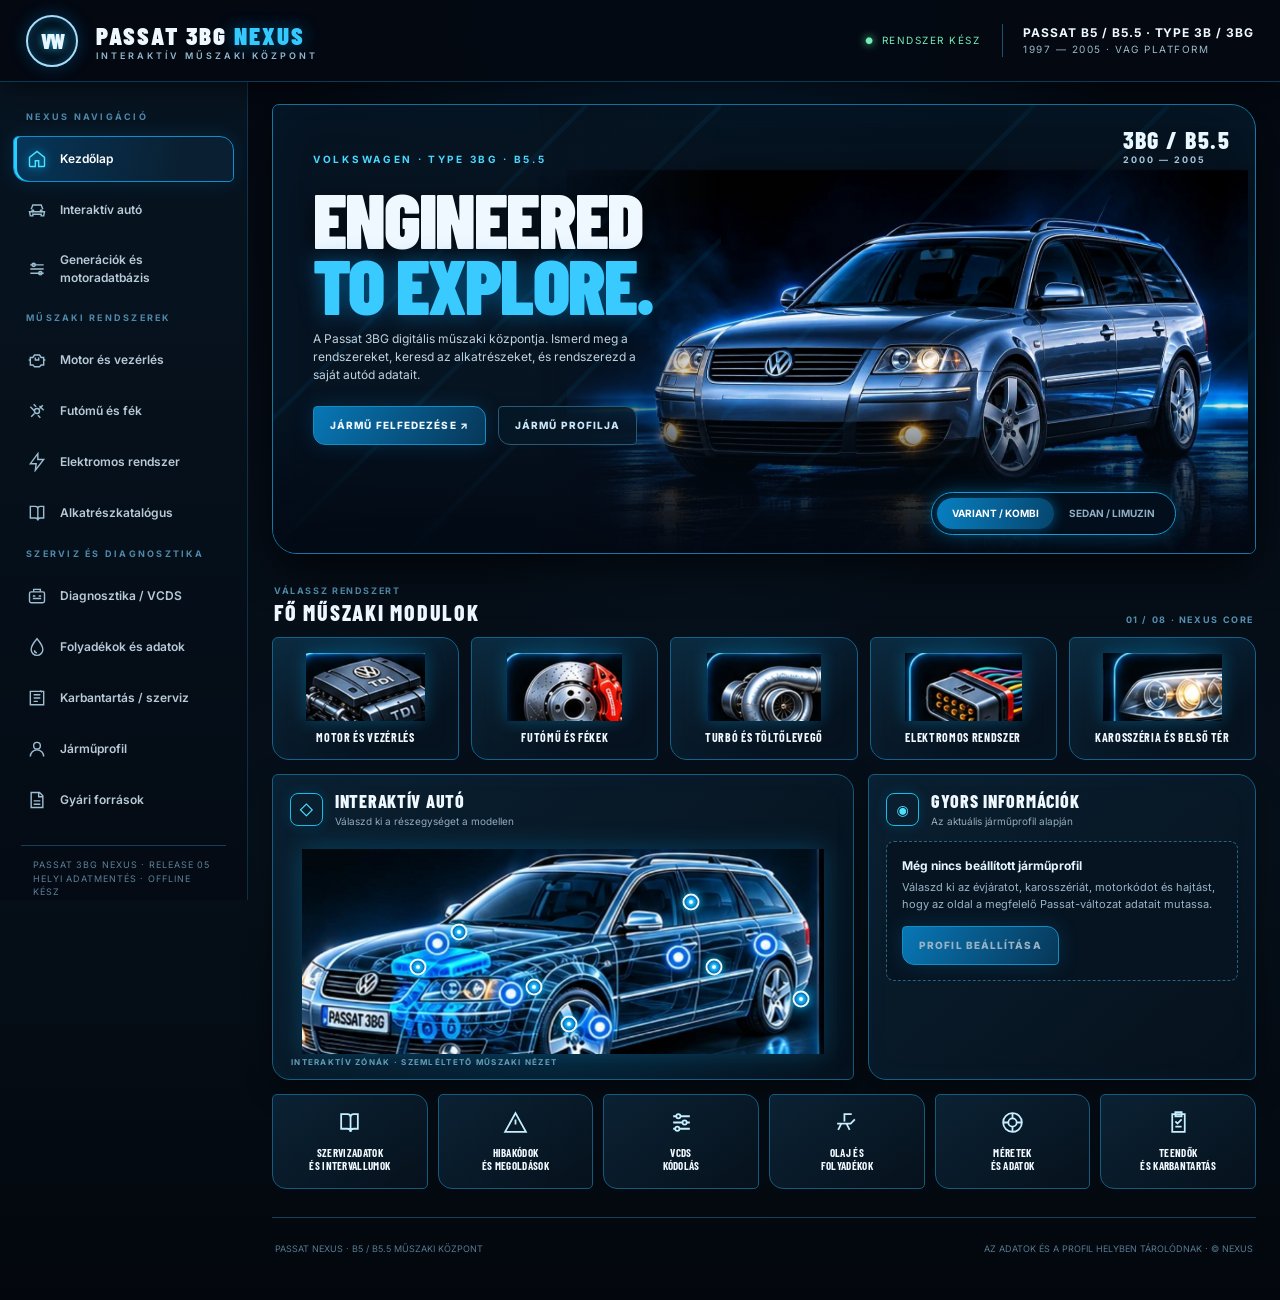
<file: PASSAT_NEXUS_B5_B55_BOVITETT.html>
<!doctype html>
<html lang="hu">
<head>
<meta charset="utf-8"><meta name="viewport" content="width=device-width,initial-scale=1,viewport-fit=cover">
<meta name="theme-color" content="#050a12"><meta name="description" content="Passat 3BG Nexus – magyar nyelvű, interaktív műszaki tudásközpont a Volkswagen Volkswagen Passat B5 / 3B és B5.5 / 3BG modellekhez.">
<link rel="manifest" href="./manifest.webmanifest"><link rel="icon" href="./icon-192.png">
<title>PASSAT NEXUS · B5 / B5.5 műszaki központ</title>
<style>
@import url('https://fonts.googleapis.com/css2?family=Barlow+Condensed:wght@500;600;700;800;900&family=Inter:wght@400;500;600;700;800&display=swap');
:root{--bg:#040811;--bg2:#07121e;--panel:#071725;--panel2:#0a1c2b;--line:#124b6c;--blue:#00aeff;--cyan:#37e1ff;--white:#eff8ff;--muted:#8ca4b8;--soft:#c7d8e6;--gold:#f4bc61;--green:#6bf0bc;--shadow:0 16px 42px #0009;--glow:0 0 20px #00aaff42,0 0 48px #009dff1c}
*{box-sizing:border-box}html{scroll-behavior:smooth}body{margin:0;background:radial-gradient(ellipse at 55% -20%,#0751844d,transparent 44%),linear-gradient(180deg,#040811,#06101a 65%,#03070d);color:var(--white);font:14px/1.5 Inter,system-ui,sans-serif;min-height:100vh}button,input,select{font:inherit}button{color:inherit}a{color:#72d8ff;text-decoration:none}a:hover{text-decoration:underline}.app-header{height:82px;position:sticky;top:0;z-index:40;display:flex;align-items:center;gap:18px;padding:0 26px;background:#040912eF;border-bottom:1px solid #12628c90;backdrop-filter:blur(18px);box-shadow:0 6px 28px #0008}.vw-mark{width:52px;height:52px;border:2px solid #a7ddf8;border-radius:50%;display:grid;place-items:center;font:900 21px 'Barlow Condensed',sans-serif;letter-spacing:-2px;color:#e7f6ff;text-shadow:0 0 12px #27bfff;box-shadow:inset 0 0 12px #1faeff66,0 0 18px #009dff45;flex:none}.brand{font:900 25px 'Barlow Condensed',sans-serif;letter-spacing:.08em;text-transform:uppercase;white-space:nowrap}.brand span{color:#35caff;text-shadow:0 0 17px #00aaff75}.brand small{display:block;font:600 9px Inter,sans-serif;letter-spacing:.33em;color:#93b9d0;margin-top:0}.header-right{margin-left:auto;display:flex;align-items:center;gap:22px;color:#9db9ca;font-size:10px;letter-spacing:.15em}.model-tag{border-left:1px solid #1b526e;padding-left:20px}.model-tag b{display:block;color:#eff9ff;font-size:12px;letter-spacing:.08em}.status{color:#75edb6}.status:before{content:'●';font-size:9px;margin-right:7px;text-shadow:0 0 9px #5cf6a8}.layout{display:grid;grid-template-columns:248px minmax(0,1fr);max-width:1800px;margin:auto;min-height:calc(100vh - 82px)}.sidebar{position:sticky;top:82px;height:calc(100vh - 82px);padding:22px 13px 16px;background:linear-gradient(180deg,#071522f7,#040b14f5);border-right:1px solid #1450728a;display:flex;flex-direction:column;gap:5px;overflow:auto;z-index:20}.nav-caption{padding:7px 13px 9px;color:#4f89a9;font:700 9px Inter,sans-serif;letter-spacing:.25em}.nav-btn{display:flex;align-items:center;gap:13px;width:100%;padding:12px 13px;border:1px solid transparent;border-radius:5px 14px 5px 14px;background:transparent;color:#b8cad8;text-align:left;font-size:12px;font-weight:600;cursor:pointer;transition:.2s}.nav-btn svg{width:20px;height:20px;stroke:#9dbdd0;flex:none;stroke-width:1.7}.nav-btn:hover{color:white;background:#0a2032;border-color:#174d6b}.nav-btn.active{color:#fff;background:linear-gradient(100deg,#06365a,#0a2032 75%);border-color:#128dc9;box-shadow:inset 3px 0 #27d0ff,0 0 18px #008bdb2b}.nav-btn.active svg{stroke:#4be1ff;filter:drop-shadow(0 0 5px #00baff)}.sidebar-spacer{flex:1}.side-foot{margin:12px 8px 0;padding:12px;border-top:1px solid #153e57;color:#5d8198;font-size:9px;letter-spacing:.1em}.main{min-width:0;padding:22px 24px 44px;max-width:1550px;width:100%;margin:0 auto}.hero{position:relative;min-height:450px;overflow:hidden;border:1px solid #1677a4;border-radius:7px 25px 7px 25px;background:linear-gradient(90deg,#061321 0%,#071522c7 33%,#03111d00 68%),radial-gradient(ellipse at 76% 57%,#0a6caa66,transparent 50%),#061320;box-shadow:var(--shadow),inset 0 0 60px #00aaff0a}.hero:before{content:'';position:absolute;inset:0;background:linear-gradient(180deg,#06111b00 65%,#020812e8),url("data:image/svg+xml,%3Csvg viewBox='0 0 100 100' xmlns='http://www.w3.org/2000/svg'%3E%3Cpath d='M0 99L100 0M-30 100L70 0M30 100L130 0' stroke='%2300baff' stroke-opacity='.06'/%3E%3C/svg%3E");pointer-events:none;z-index:2}.hero-glow{position:absolute;inset:auto 0 0;height:1px;background:linear-gradient(90deg,transparent,#00c8ff,transparent);box-shadow:0 0 18px #00c8ff}.hero-copy{position:relative;z-index:4;padding:48px 0 38px 40px;max-width:440px}.eyebrow{font:700 10px Inter,sans-serif;letter-spacing:.27em;color:#47d9ff}.hero h1{font:900 clamp(48px,6vw,83px)/.86 'Barlow Condensed',sans-serif;letter-spacing:-.025em;margin:20px 0 13px;text-transform:uppercase;text-shadow:0 6px 22px #0009}.hero h1 span{color:#39caff;text-shadow:0 0 22px #008ddc88}.hero-copy p{color:#c0d2df;font-size:12px;max-width:330px}.hero-actions{display:flex;align-items:center;gap:12px;margin-top:22px;flex-wrap:wrap}.primary-btn,.outline-btn{border:1px solid #168dc0;background:linear-gradient(120deg,#0877b6,#073758);padding:11px 16px;border-radius:4px 12px 4px 12px;text-transform:uppercase;font-size:10px;font-weight:800;letter-spacing:.11em;cursor:pointer;box-shadow:0 0 20px #008ede38;transition:.2s}.primary-btn:hover,.outline-btn:hover{transform:translateY(-2px);box-shadow:0 0 25px #008ede70;border-color:#5de3ff}.outline-btn{background:#071827d9;color:#c9e7f8;border-color:#255a78;box-shadow:none}.hero-image-wrap{position:absolute;right:0;bottom:0;width:73%;height:100%;z-index:1;overflow:hidden}.hero-image-wrap:after{content:'';position:absolute;inset:0;background:linear-gradient(90deg,#061321 0%,#06132105 25%,transparent 70%),linear-gradient(0deg,#04101be0,transparent 35%);pointer-events:none}.hero-car{position:absolute;right:1%;bottom:0;width:95%;height:100%;object-fit:contain;object-position:center bottom;filter:drop-shadow(0 24px 28px #000b);transition:opacity .85s ease,transform 1.1s cubic-bezier(.2,.75,.25,1);will-change:opacity,transform}.hero-car.variant{opacity:1;transform:translateX(0) scale(1)}.hero-car.sedan{opacity:0;transform:translateX(85px) scale(.98);object-fit:contain;mix-blend-mode:normal;filter:drop-shadow(0 24px 28px #000b) contrast(1.02) saturate(1.04)}.hero.sedan-mode .hero-car.variant{opacity:0;transform:translateX(-90px) scale(.98)}.hero.sedan-mode .hero-car.sedan{opacity:1;transform:translateX(0) scale(1)}.body-switch{position:absolute;z-index:6;right:8%;bottom:18px;display:flex;align-items:center;gap:0;padding:5px;border:1px solid #1a9ad0;background:#03101ddc;backdrop-filter:blur(12px);border-radius:30px;box-shadow:0 0 19px #009de65a}.body-switch button{border:0;background:transparent;color:#8eafc4;padding:8px 15px;border-radius:25px;font-size:10px;font-weight:700;cursor:pointer}.body-switch button.active{background:linear-gradient(100deg,#087fc0,#06456e);color:white;box-shadow:0 0 13px #00aaff70}.hero-index{position:absolute;right:25px;top:20px;z-index:4;color:#a6c8dc;font:700 9px Inter,sans-serif;letter-spacing:.23em}.hero-index b{display:block;color:#e9f7ff;font:800 24px 'Barlow Condensed',sans-serif;letter-spacing:.06em}.section-head{display:flex;align-items:end;justify-content:space-between;gap:12px;margin:24px 2px 12px}.section-head h2{margin:0;font:800 22px 'Barlow Condensed',sans-serif;letter-spacing:.08em;text-transform:uppercase}.section-head small{font:700 9px Inter,sans-serif;color:#5591b2;letter-spacing:.18em}.module-grid{display:grid;grid-template-columns:repeat(5,minmax(0,1fr));gap:12px}.module-card{min-height:118px;position:relative;overflow:hidden;display:flex;flex-direction:column;align-items:center;justify-content:center;gap:9px;padding:15px 10px;border:1px solid #13628b;border-radius:6px 17px 6px 17px;background:linear-gradient(145deg,#0c2638,#06121f 75%);text-align:center;cursor:pointer;transition:.22s;box-shadow:inset 0 0 25px #00aaff09}.module-card:before{content:'';position:absolute;inset:0;background:radial-gradient(circle at 50% 0,#00aaff1e,transparent 70%)}.module-card:hover{transform:translateY(-4px);border-color:#38d9ff;box-shadow:var(--glow)}.module-card svg{width:31px;height:31px;color:#55d9ff;stroke-width:1.5;filter:drop-shadow(0 0 8px #009cdd77);z-index:1}.module-card .tile-asset{width:min(100%,145px);height:68px;object-fit:contain;z-index:1;filter:drop-shadow(0 0 8px #009cdd55)}.module-card strong{font:700 12px 'Barlow Condensed',sans-serif;letter-spacing:.055em;text-transform:uppercase;z-index:1}.dashboard-grid{display:grid;grid-template-columns:minmax(0,1.35fr) minmax(300px,.9fr);gap:14px;margin-top:14px}.glass-panel{border:1px solid #155d83;border-radius:6px 18px 6px 18px;background:linear-gradient(140deg,#0a2031f7,#06111cf7);box-shadow:0 10px 28px #0006,inset 0 0 28px #00aaff08;overflow:hidden}.panel-head{display:flex;align-items:center;gap:12px;padding:15px 17px 0}.panel-head .panel-icon{width:33px;height:33px;border:1px solid #18bce5;border-radius:8px;display:grid;place-items:center;color:#4be1ff;box-shadow:0 0 14px #00aaff27;flex:none}.panel-head h3{font:800 18px 'Barlow Condensed',sans-serif;letter-spacing:.04em;margin:0}.panel-head p{font-size:10px;color:#93acbf;margin:2px 0 0}.vehicle-diagram{position:relative;min-height:250px;padding:10px 12px 15px;display:grid;place-items:center}.vehicle-diagram.vehicle-illustration{background:radial-gradient(ellipse at 50% 80%,#007ebc24,transparent 65%)}.wireframe-image{position:relative;z-index:1;width:min(94%,650px);height:auto;max-height:100%;object-fit:contain;filter:drop-shadow(0 0 13px #009fe64a)}.vehicle-hotspot{position:absolute;z-index:5;width:17px;height:17px;border:2px solid #eafaff;border-radius:50%;padding:0;transform:translate(-50%,-50%);background:radial-gradient(circle,#f8ffff 0 14%,#20bbff 28%,#005ca1 76%);box-shadow:0 0 8px #00bdff,0 0 20px #00aaff66;cursor:pointer;transition:.18s}.vehicle-hotspot:hover{transform:translate(-50%,-50%) scale(1.28);background:#ffbd59;box-shadow:0 0 11px #ffc66e,0 0 22px #ff9d36}.vehicle-diagram svg{width:min(100%,650px);height:auto;filter:drop-shadow(0 0 9px #039adf38)}.car-shell{fill:#0a2c43;stroke:#2dcfff;stroke-width:2.2}.car-glass{fill:#0b1c2c;stroke:#4ab8e5;stroke-width:1.5}.car-line{fill:none;stroke:#42cfff;stroke-width:1.6;opacity:.83}.car-metal{fill:#153c54;stroke:#62dafa;stroke-width:1.4}.hotspot{cursor:pointer;fill:#00c4ff;stroke:#e8fbff;stroke-width:2.2;filter:drop-shadow(0 0 6px #00bfff);transition:.2s}.hotspot:hover,.hotspot.selected{fill:#ffc15e;stroke:#fff;filter:drop-shadow(0 0 10px #ffb54e);r:9}.diagram-caption{position:absolute;left:18px;bottom:12px;color:#6d9db8;font:700 8px Inter,sans-serif;letter-spacing:.16em}.spec-content{padding:12px 17px 18px}.spec-placeholder{padding:15px;border:1px dashed #286384;border-radius:8px;color:#9ab3c4;font-size:11px;background:#061421}.spec-placeholder strong{display:block;color:#e4f5ff;font-size:12px;margin-bottom:4px}.spec-row{display:flex;align-items:center;justify-content:space-between;gap:12px;padding:9px 11px;border-bottom:1px solid #18405a;font-size:11px}.spec-row:last-child{border:0}.spec-row span:first-child{color:#a7c3d4}.spec-row b{color:#f0f8ff;text-align:right}.quick-grid{display:grid;grid-template-columns:repeat(6,minmax(0,1fr));gap:10px;margin-top:14px}.quick-card{padding:13px 8px;border:1px solid #155b7f;background:linear-gradient(145deg,#0b2234,#06111c);border-radius:5px 14px 5px 14px;display:grid;place-items:center;gap:7px;min-height:95px;cursor:pointer;text-align:center;transition:.2s}.quick-card:hover{border-color:#37d9ff;box-shadow:var(--glow);transform:translateY(-3px)}.quick-card svg{width:25px;height:25px;color:#c6efff}.quick-card span{font:700 11px 'Barlow Condensed',sans-serif;line-height:1.15;text-transform:uppercase;letter-spacing:.03em}.page{display:none;animation:pageIn .25s ease}.page.active{display:block}@keyframes pageIn{from{opacity:0;transform:translateY(8px)}to{opacity:1;transform:none}}.page-title{display:flex;align-items:end;justify-content:space-between;gap:15px;margin:0 0 18px}.page-title h1{font:900 clamp(30px,4vw,46px)/.95 'Barlow Condensed',sans-serif;letter-spacing:.05em;text-transform:uppercase;margin:0}.page-title p{color:var(--muted);font-size:11px;margin:7px 0 0}.page-title .eyebrow{margin-bottom:7px}.content-grid{display:grid;grid-template-columns:1.25fr .75fr;gap:14px}.content-panel{padding:18px}.content-panel h2{font:800 20px 'Barlow Condensed',sans-serif;letter-spacing:.05em;margin:0 0 10px}.muted{color:var(--muted)}.small{font-size:11px}.searchbox{position:relative;margin:12px 0}.searchbox input{width:100%;border:1px solid #1c5a7b;border-radius:6px;background:#04111d;color:white;padding:13px 15px 13px 42px;outline:0}.searchbox input:focus,.field input:focus,.field select:focus{border-color:#2dcfff;box-shadow:0 0 0 3px #00aaff20}.searchbox svg{position:absolute;left:14px;top:13px;width:17px;color:#65c9ef}.list{display:grid;gap:8px}.list-row{display:flex;align-items:center;gap:12px;padding:12px;border:1px solid #143d57;background:#061522;border-radius:5px 12px 5px 12px}.list-row .row-icon{width:34px;height:34px;display:grid;place-items:center;background:#0a2b42;border:1px solid #1a678e;border-radius:8px;flex:none;color:#57d7ff}.list-row .row-icon svg{width:18px}.list-row .row-main{min-width:0;flex:1}.list-row strong{font-size:12px}.list-row small{display:block;font-size:10px;color:#8da7bb;margin-top:2px}.list-row .row-tag{font-size:9px;color:#79d8fa;border:1px solid #1b668a;border-radius:20px;padding:4px 7px;white-space:nowrap}.notice{padding:12px 14px;margin:12px 0;border-left:3px solid var(--gold);background:#2b2114;color:#ecd7b2;font-size:10px;border-radius:0 7px 7px 0}.info-box{padding:13px;border:1px solid #1b6387;background:#082136;border-radius:7px;color:#b9d9e9;font-size:11px;margin:12px 0}.chip-row{display:flex;gap:7px;flex-wrap:wrap;margin:12px 0}.chip{padding:7px 10px;border:1px solid #1a5677;border-radius:20px;background:#071927;color:#a9c9db;font-size:9px;cursor:pointer}.chip.active{background:#07517d;color:white;border-color:#25bce9}.form-grid{display:grid;grid-template-columns:repeat(2,minmax(0,1fr));gap:12px}.field{display:grid;gap:6px;color:#95b3c7;font-size:10px}.field input,.field select{width:100%;padding:11px 12px;border:1px solid #1b4e6a;border-radius:5px;background:#061522;color:#e8f6ff;outline:0}.field small{color:#6f8fa4;font-size:9px}.field.full{grid-column:1/-1}.btn-row{display:flex;gap:9px;flex-wrap:wrap;margin-top:14px}.ghost-btn{padding:10px 13px;border:1px solid #27617e;background:#071927;color:#c5e2f1;border-radius:4px 10px 4px 10px;font-size:10px;font-weight:700;cursor:pointer}.ghost-btn:hover{border-color:#47cefa}.table-wrap{overflow:auto;border:1px solid #17445f;border-radius:7px}table{width:100%;border-collapse:collapse;min-width:520px;font-size:11px}th,td{padding:11px 12px;text-align:left;border-bottom:1px solid #173b52}th{color:#69c9ed;background:#082033;font-size:9px;letter-spacing:.1em;text-transform:uppercase}td{color:#c4d7e3}tr:last-child td{border-bottom:0}.empty{padding:20px;text-align:center;color:#7998ac;font-size:11px}.footer{padding:24px 3px 0;margin-top:28px;border-top:1px solid #17415b;color:#587b93;font-size:9px;display:flex;justify-content:space-between;gap:10px;flex-wrap:wrap}.drawer-backdrop{position:fixed;inset:0;background:#0009;z-index:60;display:none}.drawer-backdrop.open{display:block}.drawer{position:absolute;right:0;top:0;height:100%;width:min(460px,92vw);overflow:auto;background:linear-gradient(150deg,#0a2437,#040c16);border-left:1px solid #168ec1;padding:23px;box-shadow:-20px 0 55px #000a}.drawer-close{float:right;border:1px solid #2b6584;background:#071927;color:#d8f2ff;border-radius:6px;padding:7px 10px;cursor:pointer}.drawer h2{font:800 28px 'Barlow Condensed',sans-serif;margin:24px 0 8px}.drawer p{font-size:12px;color:#a9c0cf}.drawer .drawer-section{border-top:1px solid #19445d;margin-top:17px;padding-top:15px}.mobile-menu{display:none}
@media(max-width:1120px){.layout{grid-template-columns:210px minmax(0,1fr)}.module-grid{grid-template-columns:repeat(3,1fr)}.quick-grid{grid-template-columns:repeat(3,1fr)}.hero-image-wrap{width:76%}.hero-copy{max-width:380px;padding-left:28px}.hero h1{font-size:65px}}
@media(max-width:760px){.app-header{height:65px;padding:0 14px;gap:10px}.vw-mark{width:41px;height:41px;font-size:18px}.brand{font-size:20px}.brand small{font-size:7px;letter-spacing:.2em}.header-right{font-size:0;gap:0}.model-tag{display:none}.status{font-size:8px}.layout{display:block;min-height:calc(100vh - 65px)}.sidebar{position:fixed;top:65px;left:0;bottom:0;width:min(290px,84vw);height:auto;transform:translateX(-103%);transition:transform .25s ease;box-shadow:18px 0 50px #0009}.sidebar.open{transform:translateX(0)}.mobile-menu{display:grid;place-items:center;width:36px;height:36px;border:1px solid #245b79;border-radius:8px;background:#071a2a;color:#a8e4ff}.mobile-menu svg{width:19px}.main{padding:12px 11px 35px}.hero{min-height:530px;border-radius:5px 18px 5px 18px}.hero-copy{padding:28px 20px 245px;max-width:100%}.hero h1{font-size:58px;margin-top:12px}.hero-copy p{max-width:260px;font-size:11px}.hero-image-wrap{width:100%;height:68%;bottom:40px}.hero-car{width:115%;right:-6%;height:100%;object-position:center bottom}.hero-index{top:auto;right:15px;bottom:93px;font-size:8px}.hero-index b{font-size:18px}.body-switch{right:50%;transform:translateX(50%);bottom:13px;white-space:nowrap}.body-switch button{padding:8px 12px;font-size:9px}.module-grid{grid-template-columns:repeat(2,minmax(0,1fr));gap:8px}.module-card{min-height:100px;padding:12px 6px}.module-card strong{font-size:11px}.dashboard-grid,.content-grid{grid-template-columns:1fr}.quick-grid{grid-template-columns:repeat(3,minmax(0,1fr));gap:8px}.quick-card{min-height:83px}.section-head{margin-top:20px}.section-head h2{font-size:20px}.page-title{align-items:start;flex-direction:column}.form-grid{grid-template-columns:1fr}.field.full{grid-column:auto}.vehicle-diagram{min-height:190px}.vehicle-diagram.vehicle-illustration{min-height:190px}.wireframe-image{width:100%}.vehicle-hotspot{width:15px;height:15px}.footer{font-size:8px}.panel-head h3{font-size:17px}}
@media(max-width:380px){.brand{font-size:17px}.hero h1{font-size:52px}.hero-copy{padding-left:16px}.body-switch button{padding:7px 9px}.quick-card span{font-size:10px}}
@media(prefers-reduced-motion:reduce){*,*:before,*:after{animation:none!important;transition:none!important;scroll-behavior:auto!important}}
</style>
</head>
<body>
<header class="app-header">
 <button class="mobile-menu" id="mobileMenu" aria-label="Menü megnyitása"><svg viewBox="0 0 24 24" fill="none" stroke="currentColor" stroke-width="2"><path d="M3 6h18M3 12h18M3 18h18"/></svg></button>
 <div class="vw-mark" aria-label="Volkswagen">VW</div><div class="brand">PASSAT 3BG <span>NEXUS</span><small>INTERAKTÍV MŰSZAKI KÖZPONT</small></div>
 <div class="header-right"><span class="status">RENDSZER KÉSZ</span><span class="model-tag"><b>PASSAT B5 / B5.5 · TYPE 3B / 3BG</b>1997 — 2005 · VAG PLATFORM</span></div>
</header>
<div class="layout">
<aside class="sidebar" id="sidebar">
 <div class="nav-caption">NEXUS NAVIGÁCIÓ</div>
 <button class="nav-btn active" data-page="home"><svg viewBox="0 0 24 24" fill="none" stroke="currentColor"><path d="m3 10 9-7 9 7v10a1 1 0 0 1-1 1h-6v-7h-4v7H4a1 1 0 0 1-1-1z"/></svg>Kezdőlap</button>
 <button class="nav-btn" data-page="explorer"><svg viewBox="0 0 24 24" fill="none" stroke="currentColor"><path d="m5 11 2-5h10l2 5M3 14h18l-1 5h-3v-2H7v2H4z"/><circle cx="7" cy="13" r="1"/><circle cx="17" cy="13" r="1"/></svg>Interaktív autó</button>
 <button class="nav-btn" data-page="generations"><svg viewBox="0 0 24 24" fill="none" stroke="currentColor"><path d="M4 7h16M4 12h16M4 17h16"/><circle cx="8" cy="7" r="2"/><circle cx="16" cy="17" r="2"/></svg>Generációk és motoradatbázis</button>
 <div class="nav-caption">MŰSZAKI RENDSZEREK</div>
 <button class="nav-btn" data-page="engine"><svg viewBox="0 0 24 24" fill="none" stroke="currentColor"><path d="M4 9h3l2-3h6l2 3h3v9h-3l-2 2H9l-2-2H4zM2 12h2m16 0h2M10 9v3h4V9"/></svg>Motor és vezérlés</button>
 <button class="nav-btn" data-page="chassis"><svg viewBox="0 0 24 24" fill="none" stroke="currentColor"><path d="m4 7 5 5m6-6 5 5M8 4l3 3m2 10 3 3M5 19l4-4m6-6 4-4"/><circle cx="12" cy="12" r="3"/></svg>Futómű és fék</button>
 <button class="nav-btn" data-page="electrics"><svg viewBox="0 0 24 24" fill="none" stroke="currentColor"><path d="M13 2 4 14h7l-1 8 10-13h-7z"/></svg>Elektromos rendszer</button>
 <button class="nav-btn" data-page="catalog"><svg viewBox="0 0 24 24" fill="none" stroke="currentColor"><path d="M4 4h6a3 3 0 0 1 3 3v14a3 3 0 0 0-3-3H4zM20 4h-4a3 3 0 0 0-3 3v14a3 3 0 0 1 3-3h4z"/></svg>Alkatrészkatalógus</button>
 <div class="nav-caption">SZERVIZ ÉS DIAGNOSZTIKA</div>
 <button class="nav-btn" data-page="diagnostics"><svg viewBox="0 0 24 24" fill="none" stroke="currentColor"><rect x="3" y="7" width="18" height="13" rx="2"/><path d="M8 7V4h8v3M7 12h3m4 0h3m-10 3h10"/></svg>Diagnosztika / VCDS</button>
 <button class="nav-btn" data-page="fluids"><svg viewBox="0 0 24 24" fill="none" stroke="currentColor"><path d="M12 2s7 8 7 13a7 7 0 0 1-14 0c0-5 7-13 7-13Z"/><path d="M9 16a3 3 0 0 0 3 3"/></svg>Folyadékok és adatok</button>
 <button class="nav-btn" data-page="service"><svg viewBox="0 0 24 24" fill="none" stroke="currentColor"><path d="M4 4h16v16H4zM8 8h8M8 12h8M8 16h5"/><path d="m16 3 2 2"/></svg>Karbantartás / szerviz</button>
 <button class="nav-btn" data-page="profile"><svg viewBox="0 0 24 24" fill="none" stroke="currentColor"><circle cx="12" cy="8" r="4"/><path d="M4 21a8 8 0 0 1 16 0"/></svg>Járműprofil</button>
 <button class="nav-btn" data-page="sources"><svg viewBox="0 0 24 24" fill="none" stroke="currentColor"><path d="M5 3h10l4 4v14H5zM14 3v5h5M8 13h8M8 17h8"/></svg>Gyári források</button>
 <div class="sidebar-spacer"></div><div class="side-foot">PASSAT 3BG NEXUS · RELEASE 05<br>HELYI ADATMENTÉS · OFFLINE KÉSZ</div>
</aside>
<main class="main">
<section class="page active" id="page-home">
 <section class="hero" id="hero">
  <div class="hero-copy"><div class="eyebrow">VOLKSWAGEN · TYPE 3BG · B5.5</div><h1>ENGINEERED<br><span>TO EXPLORE.</span></h1><p>A Passat 3BG digitális műszaki központja. Ismerd meg a rendszereket, keresd az alkatrészeket, és rendszerezd a saját autód adatait.</p><div class="hero-actions"><button class="primary-btn" data-go="explorer">JÁRMŰ FELFEDEZÉSE ↗</button><button class="outline-btn" data-go="profile">JÁRMŰ PROFILJA</button></div></div>
  <div class="hero-index"><b>3BG / B5.5</b>2000 — 2005</div>
  <div class="hero-image-wrap"><img class="hero-car variant" src="./passat-variant.webp" alt="Volkswagen Passat 3BG Variant – fotórealisztikus látványkép"><img class="hero-car sedan" id="sedanHero" src="./passat-sedan.webp" alt="Volkswagen Passat 3BG Limuzin – a Varianttal egységes, kék filmes látványvilág"></div>
  <div class="body-switch"><button class="active" id="variantBtn">VARIANT / KOMBI</button><button id="sedanBtn">SEDAN / LIMUZIN</button></div><div class="hero-glow"></div>
 </section>
 <div class="section-head"><div><small>VÁLASSZ RENDSZERT</small><h2>FŐ MŰSZAKI MODULOK</h2></div><small>01 / 08 · NEXUS CORE</small></div>
 <div class="module-grid">
  <button class="module-card" data-go="engine"><img class="tile-asset" src="./module-engine.webp" alt=""><strong>Motor és vezérlés</strong></button>
  <button class="module-card" data-go="chassis"><img class="tile-asset" src="./module-brakes.webp" alt=""><strong>Futómű és fékek</strong></button>
  <button class="module-card" data-go="engine"><img class="tile-asset" src="./module-turbo.webp" alt=""><strong>Turbó és töltőlevegő</strong></button>
  <button class="module-card" data-go="electrics"><img class="tile-asset" src="./module-electrical.webp" alt=""><strong>Elektromos rendszer</strong></button>
  <button class="module-card" data-go="catalog"><img class="tile-asset" src="./module-body.webp" alt=""><strong>Karosszéria és belső tér</strong></button>
 </div>
 <div class="dashboard-grid">
  <div class="glass-panel"><div class="panel-head"><div class="panel-icon">◇</div><div><h3>INTERAKTÍV AUTÓ</h3><p>Válaszd ki a részegységet a modellen</p></div></div>
   <div class="vehicle-diagram vehicle-illustration"><img class="wireframe-image" src="./wireframe-car.webp" alt="Passat 3BG szemléltető műszaki ábra">
    <button class="vehicle-hotspot" data-part="motor" style="left:25%;top:55%" aria-label="Motor"></button><button class="vehicle-hotspot" data-part="turbo" style="left:32%;top:41%" aria-label="Turbó"></button><button class="vehicle-hotspot" data-part="valto" style="left:45%;top:63%" aria-label="Váltó"></button><button class="vehicle-hotspot" data-part="felfuggesztes" style="left:51%;top:78%" aria-label="Felfüggesztés"></button><button class="vehicle-hotspot" data-part="fek" style="left:91%;top:68%" aria-label="Fék"></button><button class="vehicle-hotspot" data-part="elektromos" style="left:72%;top:29%" aria-label="Elektromos rendszer"></button><button class="vehicle-hotspot" data-part="karosszeria" style="left:76%;top:55%" aria-label="Karosszéria"></button><div class="diagram-caption">INTERAKTÍV ZÓNÁK · SZEMLÉLTETŐ MŰSZAKI NÉZET</div></div>
  </div>
  <div class="glass-panel"><div class="panel-head"><div class="panel-icon">◉</div><div><h3>GYORS INFORMÁCIÓK</h3><p>Az aktuális járműprofil alapján</p></div></div><div class="spec-content" id="quickSpecs"><div class="spec-placeholder"><strong>Még nincs beállított járműprofil</strong>Válaszd ki az évjáratot, karosszériát, motorkódot és hajtást, hogy az oldal a megfelelő Passat-változat adatait mutassa.<div class="btn-row"><button class="primary-btn" data-go="profile">PROFIL BEÁLLÍTÁSA</button></div></div></div></div>
 </div>
 <div class="quick-grid">
  <button class="quick-card" data-go="service"><svg viewBox="0 0 24 24" fill="none" stroke="currentColor" stroke-width="1.7"><path d="M4 4h6a3 3 0 0 1 3 3v14a3 3 0 0 0-3-3H4zM20 4h-4a3 3 0 0 0-3 3v14a3 3 0 0 1 3-3h4z"/></svg><span>Szervizadatok<br>és intervallumok</span></button>
  <button class="quick-card" data-go="diagnostics"><svg viewBox="0 0 24 24" fill="none" stroke="currentColor" stroke-width="1.7"><path d="m12 3 10 18H2z"/><path d="M12 9v5m0 3h.01"/></svg><span>Hibakódok<br>és megoldások</span></button>
  <button class="quick-card" data-go="diagnostics"><svg viewBox="0 0 24 24" fill="none" stroke="currentColor" stroke-width="1.7"><path d="M4 6h16M4 12h16M4 18h16"/><circle cx="9" cy="6" r="2" fill="#082033"/><circle cx="15" cy="12" r="2" fill="#082033"/><circle cx="8" cy="18" r="2" fill="#082033"/></svg><span>VCDS<br>kódolás</span></button>
  <button class="quick-card" data-go="fluids"><svg viewBox="0 0 24 24" fill="none" stroke="currentColor" stroke-width="1.7"><path d="M3 13h13l4-4M7 13l-3 6m8-6 3 6m-5-8V4h7"/></svg><span>Olaj és<br>folyadékok</span></button>
  <button class="quick-card" data-go="fluids"><svg viewBox="0 0 24 24" fill="none" stroke="currentColor" stroke-width="1.7"><circle cx="12" cy="12" r="9"/><circle cx="12" cy="12" r="4"/><path d="M12 3v5m9 4h-5m-4 9v-5m-9-4h5"/></svg><span>Méretek<br>és adatok</span></button>
  <button class="quick-card" data-go="service"><svg viewBox="0 0 24 24" fill="none" stroke="currentColor" stroke-width="1.7"><path d="M6 4h12v17H6zM9 2h6v4H9zM9 11l2 2 4-4m-6 7h6"/></svg><span>Teendők<br>és karbantartás</span></button>
 </div>
</section>
<section class="page" id="page-explorer">
 <div class="page-title"><div><div class="eyebrow">NEXUS / INTERACTIVE</div><h1>INTERAKTÍV JÁRMŰ</h1><p>Koppints a Passat 3BG egy-egy kiemelt területére a műszaki részletekért.</p></div><span class="row-tag">2D INTERAKTÍV NÉZET</span></div>
 <div class="content-grid"><div class="glass-panel"><div class="panel-head"><div class="panel-icon">◇</div><div><h3>PASSAT 3BG · RÉSZEGYSÉGEK</h3><p>A megjelölt zónák kiválaszthatók</p></div></div><div class="vehicle-diagram vehicle-illustration" style="min-height:300px"><img class="wireframe-image" src="./wireframe-car.webp" alt="Passat 3BG szemléltető műszaki ábra">
    <button class="vehicle-hotspot" data-part="motor" style="left:25%;top:55%" aria-label="Motor"></button><button class="vehicle-hotspot" data-part="turbo" style="left:32%;top:41%" aria-label="Turbó"></button><button class="vehicle-hotspot" data-part="valto" style="left:45%;top:63%" aria-label="Váltó"></button><button class="vehicle-hotspot" data-part="felfuggesztes" style="left:51%;top:78%" aria-label="Felfüggesztés"></button><button class="vehicle-hotspot" data-part="fek" style="left:91%;top:68%" aria-label="Fék"></button><button class="vehicle-hotspot" data-part="elektromos" style="left:72%;top:29%" aria-label="Elektromos rendszer"></button><button class="vehicle-hotspot" data-part="karosszeria" style="left:76%;top:55%" aria-label="Karosszéria"></button></div></div>
 <div class="glass-panel content-panel" id="partDetail"><div class="eyebrow">RÉSZEGYSÉG ADATLAP</div><h2>Válassz egy zónát</h2><p class="muted small">A modellre koppintva megjelenik a kiválasztott rész ismertetője, a fontos azonosítási szempontok és a kapcsolódó műszaki modul.</p></div></div>
 <div class="notice">A járműmodell interaktív, szemléltető 2D ábra, nem gyári CAD-adat vagy hiteles robbantott rajz. A gyári rajzokhoz a Volkswagen erWin és az alkatrészkatalógus szolgál hivatkozásként.</div>
</section>
<section class="page" id="page-engine"><div class="page-title"><div><div class="eyebrow">POWERTRAIN / ENGINE</div><h1>MOTOR ÉS VEZÉRLÉS</h1><p>Motorcsaládok, turbófeltöltés, vezérlés és kapcsolódó rendszerek.</p></div></div><div class="content-grid"><div class="glass-panel content-panel"><h2>FŐ RENDSZEREK</h2><div class="list" id="engineList"></div></div><div class="glass-panel content-panel"><h2>MOTORAZONOSÍTÁS</h2><p class="muted small">A motorkód döntő fontosságú az alkatrészek, műszaki értékek és javítási eljárások kiválasztásánál.</p><div class="info-box">Példák a 3BG-ben előforduló motorcsaládokra: 1.9 TDI, 2.5 V6 TDI, benzines 1.6 / 1.8T / 2.0 / V5 / V6 / W8 kivitelek. A pontos választék évjárat és piac szerint változik.</div><button class="primary-btn" data-go="profile">MOTORKÓD BEÁLLÍTÁSA</button></div></div></section>
<section class="page" id="page-chassis"><div class="page-title"><div><div class="eyebrow">CHASSIS / BRAKES</div><h1>FUTÓMŰ ÉS FÉKRENDSZER</h1><p>Futómű-alkatrészek, fékek, ABS/ESP és 4Motion hajtás.</p></div></div><div class="glass-panel content-panel"><div class="list" id="chassisList"></div><div class="notice">Fék- és futóműalkatrész rendelés előtt ellenőrizd a tengelyterhelést, PR-kódot, féktárcsa-méretet, oldaliságot és a hajtásváltozatot.</div></div></section>
<section class="page" id="page-electrics"><div class="page-title"><div><div class="eyebrow">ELECTRICAL / CONTROL UNITS</div><h1>ELEKTROMOS RENDSZER</h1><p>Vezérlőegységek, érzékelők, komfortelektronika és hálózat.</p></div></div><div class="glass-panel content-panel"><div class="list" id="electricsList"></div></div></section>
<section class="page" id="page-catalog"><div class="page-title"><div><div class="eyebrow">ORIGINAL PARTS / LOOKUP</div><h1>ALKATRÉSZKATALÓGUS</h1><p>Keresés Passat 3BG alkatrészcsoportok között. Cikkszámot csak hiteles azonosítás után adj meg.</p></div></div><div class="glass-panel content-panel"><div class="searchbox"><svg viewBox="0 0 24 24" fill="none" stroke="currentColor" stroke-width="2"><circle cx="11" cy="11" r="7"/><path d="m16 16 5 5"/></svg><input id="catalogSearch" placeholder="Keresés: turbó, lengőkar, vízpumpa, ajtózár…"></div><div class="chip-row" id="catalogFilters"><button class="chip active" data-filter="all">ÖSSZES</button><button class="chip" data-filter="motor">MOTOR</button><button class="chip" data-filter="futomu">FUTÓMŰ / FÉK</button><button class="chip" data-filter="karosszeria">KAROSSZÉRIA</button><button class="chip" data-filter="elektromos">ELEKTROMOS</button></div><div class="list" id="catalogList"></div><div class="notice">Ez az adatbázis jelenleg alkatrészcsoportokat és illesztési szempontokat tartalmaz, nem teljes ETKA/OE-cikkszám-adatbázis. Pontos cikkszámot VIN, PR-kód, motorkód, váltókód és gyártási idő szerint kell ellenőrizni.</div></div></section>
<section class="page" id="page-diagnostics"><div class="page-title"><div><div class="eyebrow">VAG / VCDS / DTC</div><h1>DIAGNOSZTIKA ÉS HIBAKÓDOK</h1><p>Általános OBD hibakódok és VAG vezérlőegység-tájékozódás.</p></div></div><div class="content-grid"><div class="glass-panel content-panel"><h2>HIBAKÓD-KERESŐ <span id="dtcCount" style="float:right;color:#62cffa;font:700 10px Inter,sans-serif;letter-spacing:.08em"></span></h2><p class="muted small">Keresés kód, alkatrész vagy magyar megnevezés alapján. OBD-II és dokumentált VAG-kódok.</p><div class="searchbox"><svg viewBox="0 0 24 24" fill="none" stroke="currentColor" stroke-width="2"><circle cx="11" cy="11" r="7"/><path d="m16 16 5 5"/></svg><input id="dtcSearch" placeholder="Például: P0299, töltőnyomás, EGR, akkumulátor…"></div><div class="list" id="dtcList"></div><div class="notice">Fontos: ez bővülő tájékoztató adatbázis, nem teljes gyári VAG-kódkatalógus. A kód jelentése vezérlő-, motor- és évjáratfüggő lehet. Alkatrészt ne cserélj kizárólag a kód alapján.</div></div><div class="glass-panel content-panel"><h2>VEZÉRLŐEGYSÉG-CÍMEK</h2><div class="list" id="ecuList"></div><div class="notice">A hibakód önmagában nem jelent biztos alkatrészhibát. A vezérlőegység pontos azonosítóját, hibakörnyezetét és élőadatait is vizsgáld meg.</div></div></div></section>
<section class="page" id="page-fluids"><div class="page-title"><div><div class="eyebrow">TECHNICAL DATA / FLUIDS</div><h1>FOLYADÉKOK ÉS MŰSZAKI ADATOK</h1><p>Folyadékok és méretek – mindig a konkrét motor- és váltóváltozathoz igazítva.</p></div></div><div class="content-grid"><div class="glass-panel content-panel"><h2>FOLYADÉKOK</h2><div class="list" id="fluidsList"></div></div><div class="glass-panel content-panel"><h2>GYÁRI MÉRETADATOK</h2><div class="info-box"><strong>Karosszériaváltozat szerinti adatok</strong><br>A Sedan és a Variant méretei eltérnek. A pontos kivitel és modellév kiválasztása szükséges.</div><div class="list-row"><div class="row-main"><strong>Passat 3BG Sedan / Limousine</strong><small>Hosszúság kb. 4703 mm · szélesség 1746 mm · magasság 1462 mm (MY 2001 specifikáció)</small></div></div><div class="list-row"><div class="row-main"><strong>Passat 3BG Variant</strong><small>Hosszúság kb. 4682 mm · szélesség 1746 mm · magasság 1470 mm (MY 2001 specifikáció)</small></div></div><p class="muted small">Forrás: Volkswagen SSP 251. Egyes adatok modellév és karosszéria szerint változhatnak.</p></div></div></section>
<section class="page" id="page-generations">
 <div class="page-title"><div><div class="eyebrow">MODEL ARCHIVE / ENGINE DATABASE</div><h1>B5 ÉS B5.5 GENERÁCIÓK</h1><p>Generációválasztó és tájékoztató motorkód-adatbázis a Passat 3B / 3BG modellekhez.</p></div></div>
 <div class="content-grid">
  <div class="glass-panel content-panel">
   <h2>GENERÁCIÓ KIVÁLASZTÁSA</h2>
   <div class="chip-row" id="generationFilters">
    <button class="chip active" data-generation="all">MINDKÉT GENERÁCIÓ</button>
    <button class="chip" data-generation="b5">B5 / 3B</button>
    <button class="chip" data-generation="b55">B5.5 / 3BG</button>
   </div>
   <div id="generationOverview" class="info-box">Válassz generációt a főbb különbségek megtekintéséhez.</div>
   <div class="notice">A 2000-es év átmeneti lehet: a modellév, a gyártási dátum és a VIN alapján kell eldönteni, hogy B5 vagy B5.5 kivitelről van-e szó. Az évszám önmagában nem mindig elég.</div>
  </div>
  <div class="glass-panel content-panel">
   <h2>AZONOSÍTÁSI SZEMPONTOK</h2>
   <div class="list">
    <div class="list-row"><span class="row-icon">01</span><div class="row-main"><strong>VIN és gyártási dátum</strong><small>A legbiztosabb kiindulási pont az alvázszám és a gyártási adat.</small></div></div>
    <div class="list-row"><span class="row-icon">02</span><div class="row-main"><strong>Motorkód</strong><small>A motorcsalád és a pontos kód határozza meg a kompatibilitást.</small></div></div>
    <div class="list-row"><span class="row-icon">03</span><div class="row-main"><strong>Váltó- és PR-kód</strong><small>Hajtás, fék, futómű és egyes alkatrészek kiválasztásához szükséges.</small></div></div>
   </div>
  </div>
 </div>
 <div class="glass-panel content-panel" style="margin-top:14px">
  <div class="row" style="display:flex;align-items:center;justify-content:space-between;gap:10px;flex-wrap:wrap"><h2 style="margin:0">MOTORKÓD-KERESŐ</h2><span class="row-tag">PÉLDÁK · NEM TELJES LISTA</span></div>
  <div class="searchbox"><svg viewBox="0 0 24 24" fill="none" stroke="currentColor" stroke-width="2"><circle cx="11" cy="11" r="7"/><path d="m16 16 5 5"/></svg><input id="engineCodeSearch" placeholder="Keresés: AWX, AVF, AWT, 1.9 TDI, benzines…"></div>
  <div class="chip-row" id="engineFuelFilters"><button class="chip active" data-fuel="all">ÖSSZES</button><button class="chip" data-fuel="Diesel">DÍZEL</button><button class="chip" data-fuel="Benzin">BENZIN</button></div>
  <div class="table-wrap"><table><thead><tr><th>Generáció</th><th>Motor / teljesítménycsalád</th><th>Motorkód-példák</th><th>Üzemanyag</th></tr></thead><tbody id="engineCodeRows"></tbody></table></div>
  <p class="muted small">A felsorolt kódok tájékoztató példák. Piac, modellév, teljesítmény és emissziós kivitel szerint további változatok léteznek. Alkatrészrendeléshez a jármű saját motorkódját ellenőrizd a járműadat-matricán, szervizfüzetben vagy VIN-alapú gyári katalógusban.</p>
 </div>
</section>
<section class="page" id="page-service"><div class="page-title"><div><div class="eyebrow">MAINTENANCE / SERVICE LOG</div><h1>KARBANTARTÁS ÉS SZERVIZNAPLÓ</h1><p>Vezesd a saját Passatod javításait és következő teendőit – az adatok ezen az eszközön maradnak.</p></div></div><div class="content-grid"><div class="glass-panel content-panel"><h2>ÚJ SZERVIZESEMÉNY</h2><form id="serviceForm"><div class="form-grid"><label class="field">Dátum<input id="svcDate" type="date" required></label><label class="field">Kilométeróra<input id="svcKm" type="number" min="0" placeholder="pl. 285000"></label><label class="field full">Elvégzett munka / alkatrész<input id="svcTask" required placeholder="pl. olajcsere, vezérlés, fékbetét"></label><label class="field full">Megjegyzés<input id="svcNote" placeholder="Márka, cikkszám, műhely, egyéb adat"></label></div><div class="btn-row"><button class="primary-btn" type="submit">BEJEGYZÉS MENTÉSE</button></div></form></div><div class="glass-panel content-panel"><h2>SAJÁT SZERVIZNAPLÓ</h2><div class="list" id="serviceLog"></div><div class="btn-row"><button class="ghost-btn" id="exportLog">NAPLÓ EXPORTÁLÁSA (.CSV)</button></div></div></div></section>
<section class="page" id="page-profile"><div class="page-title"><div><div class="eyebrow">VEHICLE ID / LOCAL PROFILE</div><h1>JÁRMŰPROFIL</h1><p>Azonosítsd a saját Passat 3BG-det, hogy a felület a megfelelő kivitelhez igazodjon.</p></div></div><div class="content-grid"><div class="glass-panel content-panel"><h2>JÁRMŰ AZONOSÍTÁSA</h2><form id="profileForm"><div class="form-grid"><label class="field">Generáció<select id="profileGeneration"><option value="">Válassz…</option><option value="B5 / 3B">B5 / 3B</option><option value="B5.5 / 3BG">B5.5 / 3BG</option></select></label><label class="field">Modellév<select id="profileYear"><option value="">Válassz…</option><option>2000</option><option>2001</option><option>2002</option><option>2003</option><option>2004</option><option>2005</option></select></label><label class="field">Karosszéria<select id="profileBody"><option value="">Válassz…</option><option>Sedan / Limousine</option><option>Variant / Kombi</option></select></label><label class="field">Motorkód<input id="profileEngine" placeholder="pl. AVB, AWX, AVF…"></label><label class="field">Üzemanyag<select id="profileFuel"><option value="">Válassz…</option><option>Diesel</option><option>Benzin</option></select></label><label class="field">Hajtás<select id="profileDrive"><option value="">Válassz…</option><option>Elsőkerék-meghajtás</option><option>4Motion</option></select></label><label class="field">Váltó / váltókód<input id="profileGear" placeholder="pl. kézi / automata, kód"></label><label class="field">PR-kód<input id="profilePR" placeholder="fék / futómű / felszereltség"></label><label class="field">VIN (opcionális<input id="profileVin" maxlength="17" placeholder="17 karakter – helyi mentés"></label><label class="field">Kilométeróra<input id="profileOdo" type="number" min="0" placeholder="aktuális km"></label></div><div class="btn-row"><button class="primary-btn" type="submit">PROFIL MENTÉSE</button><button class="ghost-btn" type="button" id="clearProfile">ADATOK TÖRLÉSE</button></div></form><p id="profileMsg" class="muted small"></p></div><div class="glass-panel content-panel"><h2>MIÉRT FONTOS?</h2><div class="list-row"><div class="row-icon">01</div><div class="row-main"><strong>Motorkód</strong><small>Motor- és turbóalkatrészek, érzékelők és javítási eljárások.</small></div></div><div class="list-row"><div class="row-icon">02</div><div class="row-main"><strong>PR-kód / felszereltség</strong><small>Fék, futómű és egyes karosszériaelemek pontos illesztése.</small></div></div><div class="list-row"><div class="row-icon">03</div><div class="row-main"><strong>VIN / gyártási idő</strong><small>Gyári alkatrész-kiválasztás és modellfrissítési eltérések.</small></div></div><div class="notice">A profil kizárólag a böngésző helyi tárhelyére kerül mentésre. Nem küldi el a VIN-t vagy más adatot külső szerverre.</div></div></div></section>
<section class="page" id="page-sources"><div class="page-title"><div><div class="eyebrow">DOCUMENTATION / REFERENCES</div><h1>GYÁRI FORRÁSOK ÉS DOKUMENTUMOK</h1><p>Hivatalos és szakmai források a pontos azonosításhoz és javításhoz.</p></div></div><div class="glass-panel content-panel"><div class="list">
 <div class="list-row"><div class="row-icon">VW</div><div class="row-main"><strong>Volkswagen erWin</strong><small>Gyári javítási útmutatók, kapcsolási rajzok, műszaki leírások és szervizinformációk.</small><a href="https://volkswagen.erwin-store.com/" target="_blank" rel="noopener">Megnyitás ↗</a></div><span class="row-tag">GYÁRI</span></div>
 <div class="list-row"><div class="row-icon">OE</div><div class="row-main"><strong>partslink24 – Original Teile</strong><small>Gyári alkatrész-azonosítás, VIN- és PR-kód alapú katalógus.</small><a href="https://www.partslink24.com/" target="_blank" rel="noopener">Megnyitás ↗</a></div><span class="row-tag">KATALÓGUS</span></div>
 <div class="list-row"><div class="row-icon">SSP</div><div class="row-main"><strong>Volkswagen Self-Study Programme 251</strong><small>Passat 2001 műszaki ismertető – karosszéria, méretek és rendszerek.</small><a href="https://www.vaglinks.com/Docs/SSP/VWUSA.COM_SSP_251_Passat_B5.5.pdf" target="_blank" rel="noopener">PDF megnyitása ↗</a></div><span class="row-tag">SSP 251</span></div>
 <div class="list-row"><div class="row-icon">VCDS</div><div class="row-main"><strong>Ross-Tech Wiki – VW Passat 3B</strong><small>VAG diagnosztikai vezérlők, hibakódok és VCDS tudásanyag.</small><a href="https://wiki.ross-tech.com/wiki/index.php/VW_Passat_%283B%29" target="_blank" rel="noopener">Megnyitás ↗</a></div><span class="row-tag">DIAGNOSZTIKA</span></div>
 <div class="list-row"><div class="row-icon">DATA</div><div class="row-main"><strong>ADAC Gebrauchtwageninformation</strong><small>Passat generációk, karosszériaváltozatok és típusadatok.</small><a href="https://assets.adac.de/image/upload/Autodatenbank/GWInfo/gw0035-vw-passat-1996-2005-diesel-bericht.pdf" target="_blank" rel="noopener">PDF megnyitása ↗</a></div><span class="row-tag">ADAC</span></div>
 </div></div></section>
<div class="footer"><span>PASSAT NEXUS · B5 / B5.5 MŰSZAKI KÖZPONT</span><span>AZ ADATOK ÉS A PROFIL HELYBEN TÁROLÓDNAK · © NEXUS</span></div>
</main></div>
<div class="drawer-backdrop" id="drawerBackdrop"><aside class="drawer"><button class="drawer-close" id="drawerClose">BEZÁR ×</button><div class="eyebrow">NEXUS COMPONENT</div><h2 id="drawerTitle">Műszaki részlet</h2><p id="drawerText"></p><div class="drawer-section" id="drawerBody"></div><div class="drawer-section"><button class="primary-btn" data-go="catalog" id="drawerCatalog">KAPCSOLÓDÓ ALKATRÉSZEK</button></div></aside></div>
<script>
const $=s=>document.querySelector(s), $$=s=>[...document.querySelectorAll(s)];
const icon=(txt)=>`<span class="row-icon">${txt}</span>`;
const partData={motor:{title:'Motor és vezérlés',text:'A motorváltozat pontos azonosítása nélkülözhetetlen. A vezérlés, tömítések, szűrők, befecskendezés és érzékelők cikkszáma motorkód és gyártási dátum szerint eltérhet.',rows:['Hengerfej és szelepfedél','Vezérműtengely és vezérműhajtás','Olajszivattyú, olajteknő és kenési rendszer','Hűtőrendszer, termosztát és vízpumpa'],tag:'MOTORKÓD SZÜKSÉGES'},turbo:{title:'Turbó és töltőlevegő',text:'A turbófeltöltő és a töltőnyomás-szabályozás motorváltozatonként eltér. A hibakeresésnél a vákuumrendszer, N75, aktuátor, csövek és érzékelők együttes ellenőrzése szükséges.',rows:['Turbófeltöltő és aktuátor','Vákuumcsövek és visszacsapó szelepek','N75 töltőnyomás-szabályzó','Intercooler és töltőlevegő-csövek'],tag:'MOTORVÁLTOZAT FÜGGŐ'},valto:{title:'Kuplung és sebességváltó',text:'A kuplung, lendkerék, féltengely és váltó alkatrészeit a váltókód, a motorkód és az elsőkerék-/4Motion hajtás alapján kell kiválasztani.',rows:['Kuplungszerkezet és tárcsa','Lendkerék – kivitel ellenőrzendő','Váltóház és kapcsolószerkezet','Féltengelyek és csuklók'],tag:'VÁLTÓKÓD SZÜKSÉGES'},felfuggesztes:{title:'Futómű és felfüggesztés',text:'A többlengőkaros futómű alkatrészei oldal, tengelyterhelés és PR-kód alapján választhatók ki.',rows:['Felső és alsó lengőkarok','Gömbfejek és szilentblokkok','Rugó és lengéscsillapító','Kerékcsapágy és csonkállvány'],tag:'PR-KÓD / TENGELYTERHELÉS'},fek:{title:'Fékrendszer és ABS',text:'A féktárcsa, betét, nyereg és ABS-elemek kivitele a PR-kód, tárcsaátmérő és felszereltség függvénye.',rows:['Első és hátsó féktárcsák','Fékbetétek és féknyergek','ABS/ESP jeladók és vezérlő','Fékcsövek és kézifék'],tag:'FÉK-PR-KÓD SZÜKSÉGES'},elektromos:{title:'Elektromos rendszer',text:'A vezérlőegység, kábelköteg, érzékelők és komfortelektronika pontos változata diagnosztikai azonosító szerint ellenőrizendő.',rows:['Motorvezérlő és jeladók','ABS/ESP és légzsák vezérlők','Komfortmodul és központi zár','Műszeregység és immobilizer'],tag:'VEZÉRLŐAZONOSÍTÓ SZÜKSÉGES'},karosszeria:{title:'Karosszéria és belső tér',text:'A Sedan és Variant karosszériaelemei eltérhetnek. Az ajtó, zár, ablakemelő és csomagtérajtó alkatrészét karosszériatípus szerint válaszd ki.',rows:['Lökhárítók, sárvédők és motorháztető','Ajtózárak és kilincsek','Ablakemelő szerkezetek','Variant csomagtérajtó és zárszerkezet'],tag:'KAROSSZÉRIA TÍPUS SZERINT'}};
function go(page){$$('.page').forEach(p=>p.classList.toggle('active',p.id==='page-'+page));$$('.nav-btn').forEach(b=>b.classList.toggle('active',b.dataset.page===page));$('#sidebar').classList.remove('open');window.scrollTo({top:0,behavior:'smooth'});if(page==='profile')loadProfile();if(page==='service')renderService();}
$$('[data-page]').forEach(b=>b.addEventListener('click',()=>go(b.dataset.page)));$$('[data-go]').forEach(b=>b.addEventListener('click',()=>go(b.dataset.go)));$('#mobileMenu').onclick=()=>$('#sidebar').classList.toggle('open');
function toggleBody(body){const hero=$('#hero');hero.classList.toggle('sedan-mode',body==='sedan');$('#variantBtn').classList.toggle('active',body==='variant');$('#sedanBtn').classList.toggle('active',body==='sedan');}
$('#variantBtn').onclick=()=>toggleBody('variant');$('#sedanBtn').onclick=()=>toggleBody('sedan');
function showPart(key){const p=partData[key];if(!p)return;$('#drawerTitle').textContent=p.title;$('#drawerText').textContent=p.text;$('#drawerBody').innerHTML='<div class="eyebrow">KAPCSOLÓDÓ EGYSÉGEK</div><div class="list" style="margin-top:10px">'+p.rows.map((r,i)=>`<div class="list-row"><span class="row-icon">0${i+1}</span><div class="row-main"><strong>${r}</strong><small>Illesztés: VIN / motorkód / PR-kód szerint ellenőrizendő.</small></div></div>`).join('')+'</div><div class="info-box">'+p.tag+' · Gyári OE-cikkszámot csak azonosított jármű alapján szabad megadni.</div>';$('#drawerBackdrop').classList.add('open');}
$$('.hotspot, .vehicle-hotspot').forEach(h=>h.addEventListener('click',()=>showPart(h.dataset.part)));$('#drawerClose').onclick=()=>$('#drawerBackdrop').classList.remove('open');$('#drawerBackdrop').addEventListener('click',e=>{if(e.target.id==='drawerBackdrop')e.currentTarget.classList.remove('open')});
function makeRow(title,desc,tag='RÉSZEGYSÉG',n='◇'){return `<div class="list-row">${icon(n)}<div class="row-main"><strong>${title}</strong><small>${desc}</small></div><span class="row-tag">${tag}</span></div>`}
const engineItems=[['Motorvezérlés és mechanika','Hengerfej, szelepek, vezérműtengely, tömítések','MOTORKÓD','01'],['Vezérműhajtás','Szíj/lánc kivitel, görgők, feszítő és vízpumpa','MOTORKÓD','02'],['Befecskendező rendszer','Adagoló / PD / benzines befecskendezés – kivitel szerint','MOTORCSALÁD','03'],['Turbófeltöltés','Turbó, vákuumvezérlés, N75, intercooler','MOTORKÓD','04'],['Kenés és hűtés','Olajpumpa, olajhűtő, termosztát, hűtő és ventilátor','MOTORCSALÁD','05'],['Szívó- és kipufogórendszer','MAF, EGR, szívósor, katalizátor és kipufogó','MOTORCSALÁD','06']];$('#engineList').innerHTML=engineItems.map(x=>makeRow(...x)).join('');
const chassisItems=[['Első futómű','Többlengőkaros futómű, karok, szilentek, gömbfejek','PR-KÓD','01'],['Hátsó futómű','Rugók, lengéscsillapítók, karok és kerékcsapágyak','KIVITEL','02'],['Első / hátsó fékek','Tárcsa, betét, féknyereg és féknyereg-tartó','FÉK-PR','03'],['ABS / ESP','Hidraulikaegység, vezérlő, kerékfordulatszám-jeladók','VEZÉRLŐ','04'],['4Motion hajtás','Kardántengely, differenciálmű és kapcsolódó elemek','4MOTION','05']];$('#chassisList').innerHTML=chassisItems.map(x=>makeRow(...x)).join('');
const electricalItems=[['Motorvezérlő ECU','Motorvezérlés, mérési blokkok és hibamemória','01 – ENGINE'],['ABS / ESP','Fékelektronikai vezérlő és jeladók','03 – ABS'],['Légzsák','Légzsákvezérlő, érzékelők és övfeszítők','15 – AIRBAG'],['Műszeregység','Műszercsoport, immobilizer-funkciók','17 – INSTRUMENTS'],['CAN Gateway','Kommunikációs hálózat és vezérlőkapcsolat','19 – GATEWAY'],['Komfortelektronika','Központi zár, ablakemelők és komfortmodul','35 / 46 – COMFORT'],['Klímavezérlő','Kézi klíma / Climatronic vezérlés','08 – HVAC']];$('#electricsList').innerHTML=electricalItems.map(x=>makeRow(x[0],x[1],x[2],'⌁')).join('');
const catalogData=[['Motorvezérlés','motor','Hengerfej, vezérműtengely, szelepfedél, tömítések','Motorkód, gyártási dátum'],['Vezérműhajtás','motor','Szíj, feszítőgörgő, vezetőgörgő, vízpumpa','Motorkód, motorváltozat'],['Turbófeltöltő','motor','Turbó, aktuátor, vákuumrendszer és csőhálózat','Motorkód, gyártási dátum'],['Befecskendezés','motor','Adagoló, PD-elemek, befecskendező és szivattyúk','Motorkód, rendszerkivitel'],['Kuplung és váltó','motor','Tárcsa, szerkezet, lendkerék, váltóalkatrészek','Váltókód, motor, hajtás'],['Első futómű','futomu','Lengőkarok, gömbfejek, szilentek, rugók','PR-kód, tengelyterhelés'],['Hátsó futómű','futomu','Lengőkarok, lengéscsillapítók, rugók','Karosszéria és hajtás'],['Fékrendszer','futomu','Tárcsák, betétek, féknyergek és jeladók','Fék-PR-kód, tárcsaátmérő'],['ABS / ESP','futomu','Hidraulika, vezérlőegység, érzékelők','PR-kód, vezérlőazonosító'],['Karosszéria – Sedan','karosszeria','Ajtók, lökhárítók, zárak, lámpák','Sedan, gyártási idő'],['Karosszéria – Variant','karosszeria','Csomagtérajtó, hátsó lámpa, zárszerkezet','Variant, gyártási idő'],['Elektromos rendszer','elektromos','Kábelköteg, ECU, relék, érzékelők','Modulazonosító'],['Komfortelektronika','elektromos','Ablakemelő, központi zár, komfortmodul','Modulgeneráció'],['Klíma és fűtés','elektromos','Kompresszor, ventilátor, érzékelők','Kézi klíma / Climatronic']];
let catalogFilter='all';function renderCatalog(){const q=($('#catalogSearch').value||'').toLowerCase();const rows=catalogData.filter(x=>(catalogFilter==='all'||x[1]===catalogFilter)&&x.join(' ').toLowerCase().includes(q));$('#catalogList').innerHTML=rows.length?rows.map(x=>makeRow(x[0],x[2]+' · Illesztés: '+x[3],'OE AZONOSÍTÁS','◇')).join(''):'<div class="empty">Nincs találat erre a keresésre.</div>';}
$('#catalogSearch').addEventListener('input',renderCatalog);$$('#catalogFilters .chip').forEach(b=>b.onclick=()=>{$$('#catalogFilters .chip').forEach(x=>x.classList.toggle('active',x===b));catalogFilter=b.dataset.filter;renderCatalog()});renderCatalog();
const dtcs=[
// Általános, szabványos OBD-II kódok – a pontos alváltozat járműfüggő lehet.
['P0100','OBD-II','Motor / levegőmérés','Légtömegmérő áramkör hibája','MAF jeladó, csatlakozó, tápellátás vagy kábelhiba. Ellenőrizd a tápot, testet, jelvezetéket és az élőadatot.','légtömegmérő MAF levegőmérés'],
['P0101','OBD-II','Motor / levegőmérés','Légtömegmérő – tartomány vagy teljesítményhiba','Eltömődött légszűrő, szívóoldali szivárgás, szennyezett MAF vagy kábelezési hiba is okozhatja. Hasonlítsd össze a mért és elvárt légmennyiséget.','MAF légtömegmérő légszűrő'],
['P0102','OBD-II','Motor / levegőmérés','Légtömegmérő alacsony bemeneti jel','MAF tápellátás, testelés, csatlakozó vagy szakadt vezeték vizsgálata.'],
['P0103','OBD-II','Motor / levegőmérés','Légtömegmérő magas bemeneti jel','Rövidzár, hibás táp/test, csatlakozó vagy jeladóhiba lehet.'],
['P0110','OBD-II','Motor / hőmérséklet','Beszívott levegő hőmérséklet-érzékelő áramkör','IAT-érzékelő, csatlakozó és vezeték ellenőrzése; az élőadatot hideg motornál hasonlítsd a környezeti hőmérséklethez.'],
['P0115','OBD-II','Motor / hőmérséklet','Hűtőfolyadék-hőmérséklet érzékelő áramkör','G62 jeladó, csatlakozó, kábelezés és élőadat ellenőrzése.'],
['P0120','OBD-II','Motor / fojtószelep','Fojtószelep / pedálhelyzet-érzékelő áramkör','Fojtószelep-potenciométer, pedáljeladó, tápellátás és vezeték ellenőrzése.'],
['P0130','OBD-II','Motor / lambdaszonda','Első lambdaszonda áramkörhiba','Szonda fűtése, jelvezetéke, csatlakozója és kipufogószivárgás ellenőrzése.'],
['P0135','OBD-II','Motor / lambdaszonda','Első lambdaszonda fűtőkör hibája','Fűtőelem ellenállása, biztosíték, tápellátás és kábelköteg vizsgálandó.'],
['P0171','OBD-II','Motor / keverékképzés','Túl szegény keverék – 1. hengersor','Szívóoldali fals levegő, MAF, üzemanyagnyomás vagy injektorprobléma. Üzemanyag-korrekciós értékek vizsgálata szükséges.'],
['P0172','OBD-II','Motor / keverékképzés','Túl dús keverék – 1. hengersor','MAF, üzemanyagnyomás, injektorok, hőmérséklet-jeladók és párolgásgátló rendszer ellenőrzése.'],
['P0201','OBD-II','Motor / befecskendezés','1. henger befecskendező áramkörhiba','Injektor, csatlakozó, kábelköteg és vezérlő kimenet ellenőrzése.'],
['P0234','OBD-II','Motor / turbó','Töltőnyomás – túllépett szabályozási határ','VNT-mechanika megszorulása, N75, vákuumcsövek, aktuátor vagy nyomásérzékelő hibája lehetséges. Élőadat és aktuátorteszt szükséges.','turbó túltöltés overboost N75 VNT'],
['P0299','OBD-II','Motor / turbó','Töltőnyomás – szabályozási határ alatt','Töltőlevegő-szivárgás, vákuumvezérlés, N75, turbóaktuátor, turbómechanika vagy MAP-jeladó.','turbó alultöltés underboost vákuum N75'],
['P0300','OBD-II','Motor / égés','Véletlenszerű vagy többhengeres gyújtáskimaradás','Benzinmotoron gyújtás, üzemanyag-ellátás és kompresszió vizsgálandó. Dízelmotoron a pontos gyártói hibaleírás eltérhet.'],
['P0301','OBD-II','Motor / égés','Gyújtáskimaradás az 1. hengeren','Gyújtógyertya, trafó, injektor, kompresszió és kábelezés vizsgálata – benzinmotornál.'],
['P0321','OBD-II','Motor / fordulatszám-jel','Motorfordulatszám-jeladó tartomány / teljesítményhiba','Főtengely-jeladó, jeladókerék, csatlakozó és kábelezés ellenőrzése.'],
['P0335','OBD-II','Motor / fordulatszám-jel','Főtengelyhelyzet-jeladó áramkörhiba','G28/főtengely-jeladó, csatlakozó, kábel és jeladókerék ellenőrzése.'],
['P0340','OBD-II','Motor / vezérműtengely-jel','Vezérműtengely-helyzetjeladó áramkörhiba','Vezérműtengely-jeladó, kábelezés, csatlakozó és mechanikus vezérlés ellenőrzése.'],
['P0380','OBD-II','Motor / izzítás','Izzítási áramkör hibája','Izzítógyertyák, biztosíték, relé, kábelezés és csatlakozók ellenőrzendők.'],
['P0401','OBD-II','Motor / EGR','EGR – elégtelen kipufogógáz-visszavezetés','EGR-szelep, járatok, vákuumvezérlés és visszajelzés ellenőrzése. A kód önmagában nem bizonyít EGR-szelep-hibát.'],
['P0402','OBD-II','Motor / EGR','EGR – túl nagy áramlás','EGR-szelep beragadása, vezérlés vagy érzékelési hiba vizsgálandó.'],
['P0403','OBD-II','Motor / EGR','EGR vezérlőáramkör hibája','EGR-mágnesszelep, vezeték, csatlakozó és vezérlőjel ellenőrzése.'],
['P0411','OBD-II','Motor / levegőrendszer','Szekunder levegőrendszer – helytelen áramlás','A rendszerrel felszerelt benzines kiviteleknél szivattyú, szelep, cső és vezérlés vizsgálata.'],
['P0420','OBD-II','Motor / kipufogógáz','Katalizátor hatásfok a küszöbérték alatt','Kipufogószivárgás, első/hátsó lambdaszonda és katalizátor állapotának vizsgálata szükséges.'],
['P0441','OBD-II','Motor / párolgásgátlás','EVAP – helytelen öblítési áramlás','Aktívszén-tartály, N80 szelep, csövek és elektromos vezérlés ellenőrzése; kivitelfüggő.'],
['P0455','OBD-II','Motor / párolgásgátlás','EVAP – nagy szivárgás észlelve','Üzemanyagtartály-sapka, csőcsatlakozások, aktívszén-tartály és szellőzőrendszer vizsgálata; felszereltségfüggő.'],
['P0500','OBD-II','Hajtás / sebességjel','Járműsebesség-jeladó hibája','Sebességjeladó, ABS-jel, kábelezés és vezérlők közötti kommunikáció ellenőrzése.'],
['P0562','OBD-II','Elektromos / tápellátás','Rendszerfeszültség túl alacsony','Akkumulátor, generátor, testpontok, töltőkábelek és csatlakozások vizsgálata.'],
['P0571','OBD-II','Fék / tempomat','Fékpedálkapcsoló A áramkörhiba','Fékpedálkapcsoló, beállítás, biztosíték és vezeték ellenőrzése.'],
['P0601','OBD-II','Motorvezérlő','ECU belső memória-ellenőrzési hiba','Tápellátás és testelés ellenőrzése után vezérlőegység-specifikus diagnosztika szükséges. Ne cserélj ECU-t első lépésként.'],
['P0700','OBD-II','Automata váltó','Váltóvezérlő hibát jelzett','A P0700 csak azt jelzi, hogy a váltóvezérlő hibát tárolt; a TCM saját hibakódjait külön ki kell olvasni.'],
['P0715','OBD-II','Automata váltó','Bemenő / turbinafordulatszám-jeladó áramkörhiba','Váltó bemeneti fordulatszám-jeladó, csatlakozó és kábel ellenőrzése; váltótípus-függő.'],
['P0720','OBD-II','Automata váltó','Kimenő fordulatszám-jeladó áramkörhiba','Váltó kimeneti fordulatszám-jeladó és kábelezés vizsgálata.'],
['P0741','OBD-II','Automata váltó','Nyomatékváltó-zárókuplung teljesítményhiba','ATF-szint és állapot, hidraulika, szelepblokk és kuplung működésének vizsgálata; váltókód szükséges.'],
['P1000','OBD-II','OBD készenléti állapot','OBD monitorok még nem futottak le teljesen','Nem hagyományos alkatrészhiba. Akkumulátor-lekötés vagy hibakódtörlés után a menetkészségi monitorok még nem teljesültek.'],
['P2002','OBD-II','Motor / kipufogógáz','Részecskeszűrő hatásfok a küszöbérték alatt','Csak DPF-fel szerelt kiviteleknél értelmezhető. Differenciálnyomás, csövek, koromterhelés és regeneráció ellenőrzése.'],
['P2101','OBD-II','Motor / fojtószelep','Fojtószelep-működtető tartomány / teljesítményhiba','Fojtószelep-ház, motor, pozíció-visszajelzés, táp és adaptáció ellenőrzése.'],
['P2279','OBD-II','Motor / szívórendszer','Szívórendszeri levegőszivárgás','Szívócsövek, vákuumcsatlakozások, kartergáz-rendszer és tömítések szivárgásvizsgálata.'],
// Dokumentált VAG-kódok – csak a megadott Ross-Tech leírás szerinti általános értelmezés.
['17964 / P1556','VAG','Motorvezérlő / turbó','Töltőnyomás-szabályozás – negatív eltérés','Túl alacsony töltőnyomás, lecsúszott vagy szivárgó cső, VNT-mechanika vagy N75 szelep. Ellenőrizd a csöveket, N75-öt és a változó geometriát.','VAG limp mode vészüzem turbó nyomás'],
['17965 / P1557','VAG','Motorvezérlő / turbó','Töltőnyomás-szabályozás – pozitív eltérés','Túl magas töltőnyomásra utaló VAG hibakód. Vákuumvezérlés, N75, aktuátor és változó turbógeometria ellenőrzése szükséges.'],
['00532','VAG','Tápellátás / vezérlők','Tápfeszültség B+ – túl alacsony vagy túl magas','Egy vezérlőben jelentkezve helyi vezeték/csatlakozó is lehet; több vezérlőben egyszerre közös akkumulátor-, generátor- vagy testelési hiba valószínűbb.','akkumulátor generátor feszültség töltés'],
['01044','VAG','Vezérlőegység / kódolás','A vezérlőegység kódolása nem megfelelő','Ellenőrizd a vezérlő kódolását és a Gateway telepítési listáját. Bizonyos korai Passat 3B Gateway-verzióknál ismert szoftveres sajátosság; csak a pontos vezérlő és szoftver alapján értelmezd.','kódolás gateway CAN']
];
function renderDtc(){const q=($('#dtcSearch').value||'').trim().toLowerCase();const a=dtcs.filter(x=>x.join(' ').toLowerCase().includes(q));$('#dtcCount').textContent=`${a.length} / ${dtcs.length} TALÁLAT`;$('#dtcList').innerHTML=a.length?a.map(x=>`<div class="list-row"><span class="row-icon">${x[1]==='VAG'?'VAG':'DTC'}</span><div class="row-main"><strong style="color:#6edbff;font-family:monospace">${x[0]} · ${x[3]}</strong><small><b style="color:#8ecce8">${x[2]}</b> · ${x[4]}</small></div><span class="row-tag">${x[1]}</span></div>`).join(''):'<div class="empty">Nincs találat. Próbáld a kód rövidebb részét vagy a hiba másik megnevezését.</div>';}
$('#dtcSearch').addEventListener('input',renderDtc);renderDtc();$('#ecuList').innerHTML=[['01','Motorvezérlő','ECU / Engine'],['02','Automata váltó','Transmission'],['03','ABS / fékelektronika','ABS / Brakes'],['08','Klímavezérlő','HVAC'],['15','Légzsák','Airbag'],['17','Műszeregység','Instruments'],['19','CAN Gateway','Gateway'],['35 / 46','Komfortelektronika','Comfort']].map(x=>makeRow(x[0]+' · '+x[1],x[2],'CÍM','⌁')).join('');
const fluids=[['Motorolaj','A pontos VW-jóváhagyás a motorkód és szervizelőírás szerint ellenőrzendő.','MOTORKÓD SZERINT'],['Hűtőfolyadék','A gyártó által előírt specifikáció és kompatibilitás szerint tölt
</file>
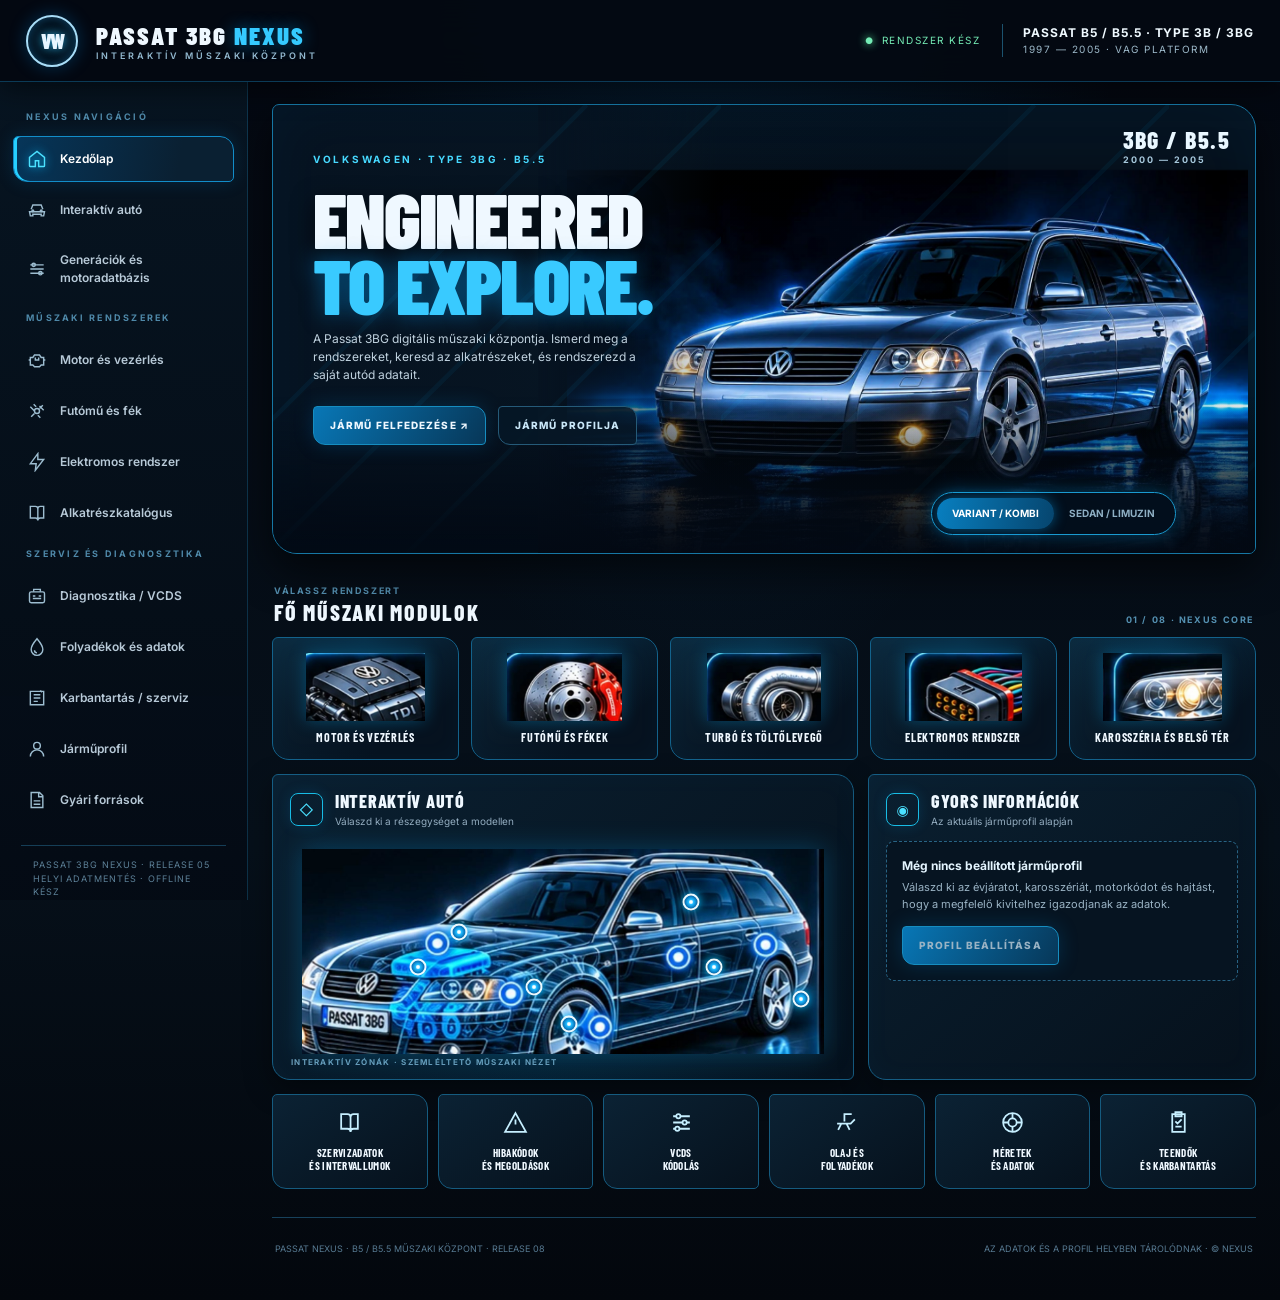
<file: PASSAT_NEXUS_B5_B55_RELEASE_08.html>
<!doctype html>
<html lang="hu">
<head>
<meta charset="utf-8"><meta name="viewport" content="width=device-width,initial-scale=1,viewport-fit=cover">
<meta name="theme-color" content="#050a12"><meta name="description" content="Passat 3BG Nexus – magyar nyelvű, interaktív műszaki tudásközpont a Volkswagen Volkswagen Passat B5 / 3B és B5.5 / 3BG modellekhez.">
<link rel="manifest" href="./manifest.webmanifest"><link rel="icon" href="./icon-192.png">
<title>PASSAT NEXUS · B5 / B5.5 műszaki központ</title>
<style>
@import url('https://fonts.googleapis.com/css2?family=Barlow+Condensed:wght@500;600;700;800;900&family=Inter:wght@400;500;600;700;800&display=swap');
:root{--bg:#040811;--bg2:#07121e;--panel:#071725;--panel2:#0a1c2b;--line:#124b6c;--blue:#00aeff;--cyan:#37e1ff;--white:#eff8ff;--muted:#8ca4b8;--soft:#c7d8e6;--gold:#f4bc61;--green:#6bf0bc;--shadow:0 16px 42px #0009;--glow:0 0 20px #00aaff42,0 0 48px #009dff1c}
*{box-sizing:border-box}html{scroll-behavior:smooth}body{margin:0;background:radial-gradient(ellipse at 55% -20%,#0751844d,transparent 44%),linear-gradient(180deg,#040811,#06101a 65%,#03070d);color:var(--white);font:14px/1.5 Inter,system-ui,sans-serif;min-height:100vh}button,input,select{font:inherit}button{color:inherit}a{color:#72d8ff;text-decoration:none}a:hover{text-decoration:underline}.app-header{height:82px;position:sticky;top:0;z-index:40;display:flex;align-items:center;gap:18px;padding:0 26px;background:#040912eF;border-bottom:1px solid #12628c90;backdrop-filter:blur(18px);box-shadow:0 6px 28px #0008}.vw-mark{width:52px;height:52px;border:2px solid #a7ddf8;border-radius:50%;display:grid;place-items:center;font:900 21px 'Barlow Condensed',sans-serif;letter-spacing:-2px;color:#e7f6ff;text-shadow:0 0 12px #27bfff;box-shadow:inset 0 0 12px #1faeff66,0 0 18px #009dff45;flex:none}.brand{font:900 25px 'Barlow Condensed',sans-serif;letter-spacing:.08em;text-transform:uppercase;white-space:nowrap}.brand span{color:#35caff;text-shadow:0 0 17px #00aaff75}.brand small{display:block;font:600 9px Inter,sans-serif;letter-spacing:.33em;color:#93b9d0;margin-top:0}.header-right{margin-left:auto;display:flex;align-items:center;gap:22px;color:#9db9ca;font-size:10px;letter-spacing:.15em}.model-tag{border-left:1px solid #1b526e;padding-left:20px}.model-tag b{display:block;color:#eff9ff;font-size:12px;letter-spacing:.08em}.status{color:#75edb6}.status:before{content:'●';font-size:9px;margin-right:7px;text-shadow:0 0 9px #5cf6a8}.layout{display:grid;grid-template-columns:248px minmax(0,1fr);max-width:1800px;margin:auto;min-height:calc(100vh - 82px)}.sidebar{position:sticky;top:82px;height:calc(100vh - 82px);padding:22px 13px 16px;background:linear-gradient(180deg,#071522f7,#040b14f5);border-right:1px solid #1450728a;display:flex;flex-direction:column;gap:5px;overflow:auto;z-index:20}.nav-caption{padding:7px 13px 9px;color:#4f89a9;font:700 9px Inter,sans-serif;letter-spacing:.25em}.nav-btn{display:flex;align-items:center;gap:13px;width:100%;padding:12px 13px;border:1px solid transparent;border-radius:5px 14px 5px 14px;background:transparent;color:#b8cad8;text-align:left;font-size:12px;font-weight:600;cursor:pointer;transition:.2s}.nav-btn svg{width:20px;height:20px;stroke:#9dbdd0;flex:none;stroke-width:1.7}.nav-btn:hover{color:white;background:#0a2032;border-color:#174d6b}.nav-btn.active{color:#fff;background:linear-gradient(100deg,#06365a,#0a2032 75%);border-color:#128dc9;box-shadow:inset 3px 0 #27d0ff,0 0 18px #008bdb2b}.nav-btn.active svg{stroke:#4be1ff;filter:drop-shadow(0 0 5px #00baff)}.sidebar-spacer{flex:1}.side-foot{margin:12px 8px 0;padding:12px;border-top:1px solid #153e57;color:#5d8198;font-size:9px;letter-spacing:.1em}.main{min-width:0;padding:22px 24px 44px;max-width:1550px;width:100%;margin:0 auto}.hero{position:relative;min-height:450px;overflow:hidden;border:1px solid #1677a4;border-radius:7px 25px 7px 25px;background:linear-gradient(90deg,#061321 0%,#071522c7 33%,#03111d00 68%),radial-gradient(ellipse at 76% 57%,#0a6caa66,transparent 50%),#061320;box-shadow:var(--shadow),inset 0 0 60px #00aaff0a}.hero:before{content:'';position:absolute;inset:0;background:linear-gradient(180deg,#06111b00 65%,#020812e8),url("data:image/svg+xml,%3Csvg viewBox='0 0 100 100' xmlns='http://www.w3.org/2000/svg'%3E%3Cpath d='M0 99L100 0M-30 100L70 0M30 100L130 0' stroke='%2300baff' stroke-opacity='.06'/%3E%3C/svg%3E");pointer-events:none;z-index:2}.hero-glow{position:absolute;inset:auto 0 0;height:1px;background:linear-gradient(90deg,transparent,#00c8ff,transparent);box-shadow:0 0 18px #00c8ff}.hero-copy{position:relative;z-index:4;padding:48px 0 38px 40px;max-width:440px}.eyebrow{font:700 10px Inter,sans-serif;letter-spacing:.27em;color:#47d9ff}.hero h1{font:900 clamp(48px,6vw,83px)/.86 'Barlow Condensed',sans-serif;letter-spacing:-.025em;margin:20px 0 13px;text-transform:uppercase;text-shadow:0 6px 22px #0009}.hero h1 span{color:#39caff;text-shadow:0 0 22px #008ddc88}.hero-copy p{color:#c0d2df;font-size:12px;max-width:330px}.hero-actions{display:flex;align-items:center;gap:12px;margin-top:22px;flex-wrap:wrap}.primary-btn,.outline-btn{border:1px solid #168dc0;background:linear-gradient(120deg,#0877b6,#073758);padding:11px 16px;border-radius:4px 12px 4px 12px;text-transform:uppercase;font-size:10px;font-weight:800;letter-spacing:.11em;cursor:pointer;box-shadow:0 0 20px #008ede38;transition:.2s}.primary-btn:hover,.outline-btn:hover{transform:translateY(-2px);box-shadow:0 0 25px #008ede70;border-color:#5de3ff}.outline-btn{background:#071827d9;color:#c9e7f8;border-color:#255a78;box-shadow:none}.hero-image-wrap{position:absolute;right:0;bottom:0;width:73%;height:100%;z-index:1;overflow:hidden}.hero-image-wrap:after{content:'';position:absolute;inset:0;background:linear-gradient(90deg,#061321 0%,#06132105 25%,transparent 70%),linear-gradient(0deg,#04101be0,transparent 35%);pointer-events:none}.hero-car{position:absolute;right:1%;bottom:0;width:95%;height:100%;object-fit:contain;object-position:center bottom;filter:drop-shadow(0 24px 28px #000b);transition:opacity .85s ease,transform 1.1s cubic-bezier(.2,.75,.25,1);will-change:opacity,transform}.hero-car.variant{opacity:1;transform:translateX(0) scale(1)}.hero-car.sedan{opacity:0;transform:translateX(85px) scale(.98);object-fit:contain;mix-blend-mode:normal;filter:drop-shadow(0 24px 28px #000b) contrast(1.02) saturate(1.04)}.hero.sedan-mode .hero-car.variant{opacity:0;transform:translateX(-90px) scale(.98)}.hero.sedan-mode .hero-car.sedan{opacity:1;transform:translateX(0) scale(1)}.body-switch{position:absolute;z-index:6;right:8%;bottom:18px;display:flex;align-items:center;gap:0;padding:5px;border:1px solid #1a9ad0;background:#03101ddc;backdrop-filter:blur(12px);border-radius:30px;box-shadow:0 0 19px #009de65a}.body-switch button{border:0;background:transparent;color:#8eafc4;padding:8px 15px;border-radius:25px;font-size:10px;font-weight:700;cursor:pointer}.body-switch button.active{background:linear-gradient(100deg,#087fc0,#06456e);color:white;box-shadow:0 0 13px #00aaff70}.hero-index{position:absolute;right:25px;top:20px;z-index:4;color:#a6c8dc;font:700 9px Inter,sans-serif;letter-spacing:.23em}.hero-index b{display:block;color:#e9f7ff;font:800 24px 'Barlow Condensed',sans-serif;letter-spacing:.06em}.section-head{display:flex;align-items:end;justify-content:space-between;gap:12px;margin:24px 2px 12px}.section-head h2{margin:0;font:800 22px 'Barlow Condensed',sans-serif;letter-spacing:.08em;text-transform:uppercase}.section-head small{font:700 9px Inter,sans-serif;color:#5591b2;letter-spacing:.18em}.module-grid{display:grid;grid-template-columns:repeat(5,minmax(0,1fr));gap:12px}.module-card{min-height:118px;position:relative;overflow:hidden;display:flex;flex-direction:column;align-items:center;justify-content:center;gap:9px;padding:15px 10px;border:1px solid #13628b;border-radius:6px 17px 6px 17px;background:linear-gradient(145deg,#0c2638,#06121f 75%);text-align:center;cursor:pointer;transition:.22s;box-shadow:inset 0 0 25px #00aaff09}.module-card:before{content:'';position:absolute;inset:0;background:radial-gradient(circle at 50% 0,#00aaff1e,transparent 70%)}.module-card:hover{transform:translateY(-4px);border-color:#38d9ff;box-shadow:var(--glow)}.module-card svg{width:31px;height:31px;color:#55d9ff;stroke-width:1.5;filter:drop-shadow(0 0 8px #009cdd77);z-index:1}.module-card .tile-asset{width:min(100%,145px);height:68px;object-fit:contain;z-index:1;filter:drop-shadow(0 0 8px #009cdd55)}.module-card strong{font:700 12px 'Barlow Condensed',sans-serif;letter-spacing:.055em;text-transform:uppercase;z-index:1}.dashboard-grid{display:grid;grid-template-columns:minmax(0,1.35fr) minmax(300px,.9fr);gap:14px;margin-top:14px}.glass-panel{border:1px solid #155d83;border-radius:6px 18px 6px 18px;background:linear-gradient(140deg,#0a2031f7,#06111cf7);box-shadow:0 10px 28px #0006,inset 0 0 28px #00aaff08;overflow:hidden}.panel-head{display:flex;align-items:center;gap:12px;padding:15px 17px 0}.panel-head .panel-icon{width:33px;height:33px;border:1px solid #18bce5;border-radius:8px;display:grid;place-items:center;color:#4be1ff;box-shadow:0 0 14px #00aaff27;flex:none}.panel-head h3{font:800 18px 'Barlow Condensed',sans-serif;letter-spacing:.04em;margin:0}.panel-head p{font-size:10px;color:#93acbf;margin:2px 0 0}.vehicle-diagram{position:relative;min-height:250px;padding:10px 12px 15px;display:grid;place-items:center}.vehicle-diagram.vehicle-illustration{background:radial-gradient(ellipse at 50% 80%,#007ebc24,transparent 65%)}.wireframe-image{position:relative;z-index:1;width:min(94%,650px);height:auto;max-height:100%;object-fit:contain;filter:drop-shadow(0 0 13px #009fe64a)}.vehicle-hotspot{position:absolute;z-index:5;width:17px;height:17px;border:2px solid #eafaff;border-radius:50%;padding:0;transform:translate(-50%,-50%);background:radial-gradient(circle,#f8ffff 0 14%,#20bbff 28%,#005ca1 76%);box-shadow:0 0 8px #00bdff,0 0 20px #00aaff66;cursor:pointer;transition:.18s}.vehicle-hotspot:hover{transform:translate(-50%,-50%) scale(1.28);background:#ffbd59;box-shadow:0 0 11px #ffc66e,0 0 22px #ff9d36}.vehicle-diagram svg{width:min(100%,650px);height:auto;filter:drop-shadow(0 0 9px #039adf38)}.car-shell{fill:#0a2c43;stroke:#2dcfff;stroke-width:2.2}.car-glass{fill:#0b1c2c;stroke:#4ab8e5;stroke-width:1.5}.car-line{fill:none;stroke:#42cfff;stroke-width:1.6;opacity:.83}.car-metal{fill:#153c54;stroke:#62dafa;stroke-width:1.4}.hotspot{cursor:pointer;fill:#00c4ff;stroke:#e8fbff;stroke-width:2.2;filter:drop-shadow(0 0 6px #00bfff);transition:.2s}.hotspot:hover,.hotspot.selected{fill:#ffc15e;stroke:#fff;filter:drop-shadow(0 0 10px #ffb54e);r:9}.diagram-caption{position:absolute;left:18px;bottom:12px;color:#6d9db8;font:700 8px Inter,sans-serif;letter-spacing:.16em}.spec-content{padding:12px 17px 18px}.spec-placeholder{padding:15px;border:1px dashed #286384;border-radius:8px;color:#9ab3c4;font-size:11px;background:#061421}.spec-placeholder strong{display:block;color:#e4f5ff;font-size:12px;margin-bottom:4px}.spec-row{display:flex;align-items:center;justify-content:space-between;gap:12px;padding:9px 11px;border-bottom:1px solid #18405a;font-size:11px}.spec-row:last-child{border:0}.spec-row span:first-child{color:#a7c3d4}.spec-row b{color:#f0f8ff;text-align:right}.quick-grid{display:grid;grid-template-columns:repeat(6,minmax(0,1fr));gap:10px;margin-top:14px}.quick-card{padding:13px 8px;border:1px solid #155b7f;background:linear-gradient(145deg,#0b2234,#06111c);border-radius:5px 14px 5px 14px;display:grid;place-items:center;gap:7px;min-height:95px;cursor:pointer;text-align:center;transition:.2s}.quick-card:hover{border-color:#37d9ff;box-shadow:var(--glow);transform:translateY(-3px)}.quick-card svg{width:25px;height:25px;color:#c6efff}.quick-card span{font:700 11px 'Barlow Condensed',sans-serif;line-height:1.15;text-transform:uppercase;letter-spacing:.03em}.page{display:none;animation:pageIn .25s ease}.page.active{display:block}@keyframes pageIn{from{opacity:0;transform:translateY(8px)}to{opacity:1;transform:none}}.page-title{display:flex;align-items:end;justify-content:space-between;gap:15px;margin:0 0 18px}.page-title h1{font:900 clamp(30px,4vw,46px)/.95 'Barlow Condensed',sans-serif;letter-spacing:.05em;text-transform:uppercase;margin:0}.page-title p{color:var(--muted);font-size:11px;margin:7px 0 0}.page-title .eyebrow{margin-bottom:7px}.content-grid{display:grid;grid-template-columns:1.25fr .75fr;gap:14px}.content-panel{padding:18px}.content-panel h2{font:800 20px 'Barlow Condensed',sans-serif;letter-spacing:.05em;margin:0 0 10px}.muted{color:var(--muted)}.small{font-size:11px}.searchbox{position:relative;margin:12px 0}.searchbox input{width:100%;border:1px solid #1c5a7b;border-radius:6px;background:#04111d;color:white;padding:13px 15px 13px 42px;outline:0}.searchbox input:focus,.field input:focus,.field select:focus{border-color:#2dcfff;box-shadow:0 0 0 3px #00aaff20}.searchbox svg{position:absolute;left:14px;top:13px;width:17px;color:#65c9ef}.list{display:grid;gap:8px}.list-row{display:flex;align-items:center;gap:12px;padding:12px;border:1px solid #143d57;background:#061522;border-radius:5px 12px 5px 12px}.list-row .row-icon{width:34px;height:34px;display:grid;place-items:center;background:#0a2b42;border:1px solid #1a678e;border-radius:8px;flex:none;color:#57d7ff}.list-row .row-icon svg{width:18px}.list-row .row-main{min-width:0;flex:1}.list-row strong{font-size:12px}.list-row small{display:block;font-size:10px;color:#8da7bb;margin-top:2px}.list-row .row-tag{font-size:9px;color:#79d8fa;border:1px solid #1b668a;border-radius:20px;padding:4px 7px;white-space:nowrap}.notice{padding:12px 14px;margin:12px 0;border-left:3px solid var(--gold);background:#2b2114;color:#ecd7b2;font-size:10px;border-radius:0 7px 7px 0}.info-box{padding:13px;border:1px solid #1b6387;background:#082136;border-radius:7px;color:#b9d9e9;font-size:11px;margin:12px 0}.chip-row{display:flex;gap:7px;flex-wrap:wrap;margin:12px 0}.chip{padding:7px 10px;border:1px solid #1a5677;border-radius:20px;background:#071927;color:#a9c9db;font-size:9px;cursor:pointer}.chip.active{background:#07517d;color:white;border-color:#25bce9}.form-grid{display:grid;grid-template-columns:repeat(2,minmax(0,1fr));gap:12px}.field{display:grid;gap:6px;color:#95b3c7;font-size:10px}.field input,.field select{width:100%;padding:11px 12px;border:1px solid #1b4e6a;border-radius:5px;background:#061522;color:#e8f6ff;outline:0}.field small{color:#6f8fa4;font-size:9px}.field.full{grid-column:1/-1}.btn-row{display:flex;gap:9px;flex-wrap:wrap;margin-top:14px}.ghost-btn{padding:10px 13px;border:1px solid #27617e;background:#071927;color:#c5e2f1;border-radius:4px 10px 4px 10px;font-size:10px;font-weight:700;cursor:pointer}.ghost-btn:hover{border-color:#47cefa}.table-wrap{overflow:auto;border:1px solid #17445f;border-radius:7px}table{width:100%;border-collapse:collapse;min-width:520px;font-size:11px}th,td{padding:11px 12px;text-align:left;border-bottom:1px solid #173b52}th{color:#69c9ed;background:#082033;font-size:9px;letter-spacing:.1em;text-transform:uppercase}td{color:#c4d7e3}tr:last-child td{border-bottom:0}.empty{padding:20px;text-align:center;color:#7998ac;font-size:11px}.footer{padding:24px 3px 0;margin-top:28px;border-top:1px solid #17415b;color:#587b93;font-size:9px;display:flex;justify-content:space-between;gap:10px;flex-wrap:wrap}.drawer-backdrop{position:fixed;inset:0;background:#0009;z-index:60;display:none}.drawer-backdrop.open{display:block}.drawer{position:absolute;right:0;top:0;height:100%;width:min(460px,92vw);overflow:auto;background:linear-gradient(150deg,#0a2437,#040c16);border-left:1px solid #168ec1;padding:23px;box-shadow:-20px 0 55px #000a}.drawer-close{float:right;border:1px solid #2b6584;background:#071927;color:#d8f2ff;border-radius:6px;padding:7px 10px;cursor:pointer}.drawer h2{font:800 28px 'Barlow Condensed',sans-serif;margin:24px 0 8px}.drawer p{font-size:12px;color:#a9c0cf}.drawer .drawer-section{border-top:1px solid #19445d;margin-top:17px;padding-top:15px}.mobile-menu{display:none}
@media(max-width:1120px){.layout{grid-template-columns:210px minmax(0,1fr)}.module-grid{grid-template-columns:repeat(3,1fr)}.quick-grid{grid-template-columns:repeat(3,1fr)}.hero-image-wrap{width:76%}.hero-copy{max-width:380px;padding-left:28px}.hero h1{font-size:65px}}
@media(max-width:760px){.app-header{height:65px;padding:0 14px;gap:10px}.vw-mark{width:41px;height:41px;font-size:18px}.brand{font-size:20px}.brand small{font-size:7px;letter-spacing:.2em}.header-right{font-size:0;gap:0}.model-tag{display:none}.status{font-size:8px}.layout{display:block;min-height:calc(100vh - 65px)}.sidebar{position:fixed;top:65px;left:0;bottom:0;width:min(290px,84vw);height:auto;transform:translateX(-103%);transition:transform .25s ease;box-shadow:18px 0 50px #0009}.sidebar.open{transform:translateX(0)}.mobile-menu{display:grid;place-items:center;width:36px;height:36px;border:1px solid #245b79;border-radius:8px;background:#071a2a;color:#a8e4ff}.mobile-menu svg{width:19px}.main{padding:12px 11px 35px}.hero{min-height:530px;border-radius:5px 18px 5px 18px}.hero-copy{padding:28px 20px 245px;max-width:100%}.hero h1{font-size:58px;margin-top:12px}.hero-copy p{max-width:260px;font-size:11px}.hero-image-wrap{width:100%;height:68%;bottom:40px}.hero-car{width:115%;right:-6%;height:100%;object-position:center bottom}.hero-index{top:auto;right:15px;bottom:93px;font-size:8px}.hero-index b{font-size:18px}.body-switch{right:50%;transform:translateX(50%);bottom:13px;white-space:nowrap}.body-switch button{padding:8px 12px;font-size:9px}.module-grid{grid-template-columns:repeat(2,minmax(0,1fr));gap:8px}.module-card{min-height:100px;padding:12px 6px}.module-card strong{font-size:11px}.dashboard-grid,.content-grid{grid-template-columns:1fr}.quick-grid{grid-template-columns:repeat(3,minmax(0,1fr));gap:8px}.quick-card{min-height:83px}.section-head{margin-top:20px}.section-head h2{font-size:20px}.page-title{align-items:start;flex-direction:column}.form-grid{grid-template-columns:1fr}.field.full{grid-column:auto}.vehicle-diagram{min-height:190px}.vehicle-diagram.vehicle-illustration{min-height:190px}.wireframe-image{width:100%}.vehicle-hotspot{width:15px;height:15px}.footer{font-size:8px}.panel-head h3{font-size:17px}}
@media(max-width:380px){.brand{font-size:17px}.hero h1{font-size:52px}.hero-copy{padding-left:16px}.body-switch button{padding:7px 9px}.quick-card span{font-size:10px}}
@media(prefers-reduced-motion:reduce){*,*:before,*:after{animation:none!important;transition:none!important;scroll-behavior:auto!important}}
</style>
</head>
<body>
<header class="app-header">
 <button class="mobile-menu" id="mobileMenu" aria-label="Menü megnyitása"><svg viewBox="0 0 24 24" fill="none" stroke="currentColor" stroke-width="2"><path d="M3 6h18M3 12h18M3 18h18"/></svg></button>
 <div class="vw-mark" aria-label="Volkswagen">VW</div><div class="brand">PASSAT 3BG <span>NEXUS</span><small>INTERAKTÍV MŰSZAKI KÖZPONT</small></div>
 <div class="header-right"><span class="status">RENDSZER KÉSZ</span><span class="model-tag"><b>PASSAT B5 / B5.5 · TYPE 3B / 3BG</b>1997 — 2005 · VAG PLATFORM</span></div>
</header>
<div class="layout">
<aside class="sidebar" id="sidebar">
 <div class="nav-caption">NEXUS NAVIGÁCIÓ</div>
 <button class="nav-btn active" data-page="home"><svg viewBox="0 0 24 24" fill="none" stroke="currentColor"><path d="m3 10 9-7 9 7v10a1 1 0 0 1-1 1h-6v-7h-4v7H4a1 1 0 0 1-1-1z"/></svg>Kezdőlap</button>
 <button class="nav-btn" data-page="explorer"><svg viewBox="0 0 24 24" fill="none" stroke="currentColor"><path d="m5 11 2-5h10l2 5M3 14h18l-1 5h-3v-2H7v2H4z"/><circle cx="7" cy="13" r="1"/><circle cx="17" cy="13" r="1"/></svg>Interaktív autó</button>
 <button class="nav-btn" data-page="generations"><svg viewBox="0 0 24 24" fill="none" stroke="currentColor"><path d="M4 7h16M4 12h16M4 17h16"/><circle cx="8" cy="7" r="2"/><circle cx="16" cy="17" r="2"/></svg>Generációk és motoradatbázis</button>
 <div class="nav-caption">MŰSZAKI RENDSZEREK</div>
 <button class="nav-btn" data-page="engine"><svg viewBox="0 0 24 24" fill="none" stroke="currentColor"><path d="M4 9h3l2-3h6l2 3h3v9h-3l-2 2H9l-2-2H4zM2 12h2m16 0h2M10 9v3h4V9"/></svg>Motor és vezérlés</button>
 <button class="nav-btn" data-page="chassis"><svg viewBox="0 0 24 24" fill="none" stroke="currentColor"><path d="m4 7 5 5m6-6 5 5M8 4l3 3m2 10 3 3M5 19l4-4m6-6 4-4"/><circle cx="12" cy="12" r="3"/></svg>Futómű és fék</button>
 <button class="nav-btn" data-page="electrics"><svg viewBox="0 0 24 24" fill="none" stroke="currentColor"><path d="M13 2 4 14h7l-1 8 10-13h-7z"/></svg>Elektromos rendszer</button>
 <button class="nav-btn" data-page="catalog"><svg viewBox="0 0 24 24" fill="none" stroke="currentColor"><path d="M4 4h6a3 3 0 0 1 3 3v14a3 3 0 0 0-3-3H4zM20 4h-4a3 3 0 0 0-3 3v14a3 3 0 0 1 3-3h4z"/></svg>Alkatrészkatalógus</button>
 <div class="nav-caption">SZERVIZ ÉS DIAGNOSZTIKA</div>
 <button class="nav-btn" data-page="diagnostics"><svg viewBox="0 0 24 24" fill="none" stroke="currentColor"><rect x="3" y="7" width="18" height="13" rx="2"/><path d="M8 7V4h8v3M7 12h3m4 0h3m-10 3h10"/></svg>Diagnosztika / VCDS</button>
 <button class="nav-btn" data-page="fluids"><svg viewBox="0 0 24 24" fill="none" stroke="currentColor"><path d="M12 2s7 8 7 13a7 7 0 0 1-14 0c0-5 7-13 7-13Z"/><path d="M9 16a3 3 0 0 0 3 3"/></svg>Folyadékok és adatok</button>
 <button class="nav-btn" data-page="service"><svg viewBox="0 0 24 24" fill="none" stroke="currentColor"><path d="M4 4h16v16H4zM8 8h8M8 12h8M8 16h5"/><path d="m16 3 2 2"/></svg>Karbantartás / szerviz</button>
 <button class="nav-btn" data-page="profile"><svg viewBox="0 0 24 24" fill="none" stroke="currentColor"><circle cx="12" cy="8" r="4"/><path d="M4 21a8 8 0 0 1 16 0"/></svg>Járműprofil</button>
 <button class="nav-btn" data-page="sources"><svg viewBox="0 0 24 24" fill="none" stroke="currentColor"><path d="M5 3h10l4 4v14H5zM14 3v5h5M8 13h8M8 17h8"/></svg>Gyári források</button>
 <div class="sidebar-spacer"></div><div class="side-foot">PASSAT 3BG NEXUS · RELEASE 05<br>HELYI ADATMENTÉS · OFFLINE KÉSZ</div>
</aside>
<main class="main">
<section class="page active" id="page-home">
 <section class="hero" id="hero">
  <div class="hero-copy"><div class="eyebrow">VOLKSWAGEN · TYPE 3BG · B5.5</div><h1>ENGINEERED<br><span>TO EXPLORE.</span></h1><p>A Passat 3BG digitális műszaki központja. Ismerd meg a rendszereket, keresd az alkatrészeket, és rendszerezd a saját autód adatait.</p><div class="hero-actions"><button class="primary-btn" data-go="explorer">JÁRMŰ FELFEDEZÉSE ↗</button><button class="outline-btn" data-go="profile">JÁRMŰ PROFILJA</button></div></div>
  <div class="hero-index"><b>3BG / B5.5</b>2000 — 2005</div>
  <div class="hero-image-wrap"><img class="hero-car variant" src="./passat-variant.webp" alt="Volkswagen Passat 3BG Variant – fotórealisztikus látványkép"><img class="hero-car sedan" id="sedanHero" src="./passat-sedan.webp" alt="Volkswagen Passat 3BG Limuzin – a Varianttal egységes, kék filmes látványvilág"></div>
  <div class="body-switch"><button class="active" id="variantBtn">VARIANT / KOMBI</button><button id="sedanBtn">SEDAN / LIMUZIN</button></div><div class="hero-glow"></div>
 </section>
 <div class="section-head"><div><small>VÁLASSZ RENDSZERT</small><h2>FŐ MŰSZAKI MODULOK</h2></div><small>01 / 08 · NEXUS CORE</small></div>
 <div class="module-grid">
  <button class="module-card" data-go="engine"><img class="tile-asset" src="./module-engine.webp" alt=""><strong>Motor és vezérlés</strong></button>
  <button class="module-card" data-go="chassis"><img class="tile-asset" src="./module-brakes.webp" alt=""><strong>Futómű és fékek</strong></button>
  <button class="module-card" data-go="engine"><img class="tile-asset" src="./module-turbo.webp" alt=""><strong>Turbó és töltőlevegő</strong></button>
  <button class="module-card" data-go="electrics"><img class="tile-asset" src="./module-electrical.webp" alt=""><strong>Elektromos rendszer</strong></button>
  <button class="module-card" data-go="catalog"><img class="tile-asset" src="./module-body.webp" alt=""><strong>Karosszéria és belső tér</strong></button>
 </div>
 <div class="dashboard-grid">
  <div class="glass-panel"><div class="panel-head"><div class="panel-icon">◇</div><div><h3>INTERAKTÍV AUTÓ</h3><p>Válaszd ki a részegységet a modellen</p></div></div>
   <div class="vehicle-diagram vehicle-illustration"><img class="wireframe-image" src="./wireframe-car.webp" alt="Passat 3BG szemléltető műszaki ábra">
    <button class="vehicle-hotspot" data-part="motor" style="left:25%;top:55%" aria-label="Motor"></button><button class="vehicle-hotspot" data-part="turbo" style="left:32%;top:41%" aria-label="Turbó"></button><button class="vehicle-hotspot" data-part="valto" style="left:45%;top:63%" aria-label="Váltó"></button><button class="vehicle-hotspot" data-part="felfuggesztes" style="left:51%;top:78%" aria-label="Felfüggesztés"></button><button class="vehicle-hotspot" data-part="fek" style="left:91%;top:68%" aria-label="Fék"></button><button class="vehicle-hotspot" data-part="elektromos" style="left:72%;top:29%" aria-label="Elektromos rendszer"></button><button class="vehicle-hotspot" data-part="karosszeria" style="left:76%;top:55%" aria-label="Karosszéria"></button><div class="diagram-caption">INTERAKTÍV ZÓNÁK · SZEMLÉLTETŐ MŰSZAKI NÉZET</div></div>
  </div>
  <div class="glass-panel"><div class="panel-head"><div class="panel-icon">◉</div><div><h3>GYORS INFORMÁCIÓK</h3><p>Az aktuális járműprofil alapján</p></div></div><div class="spec-content" id="quickSpecs"><div class="spec-placeholder"><strong>Még nincs beállított járműprofil</strong>Válaszd ki az évjáratot, karosszériát, motorkódot és hajtást, hogy az oldal a megfelelő Passat-változat adatait mutassa.<div class="btn-row"><button class="primary-btn" data-go="profile">PROFIL BEÁLLÍTÁSA</button></div></div></div></div>
 </div>
 <div class="quick-grid">
  <button class="quick-card" data-go="service"><svg viewBox="0 0 24 24" fill="none" stroke="currentColor" stroke-width="1.7"><path d="M4 4h6a3 3 0 0 1 3 3v14a3 3 0 0 0-3-3H4zM20 4h-4a3 3 0 0 0-3 3v14a3 3 0 0 1 3-3h4z"/></svg><span>Szervizadatok<br>és intervallumok</span></button>
  <button class="quick-card" data-go="diagnostics"><svg viewBox="0 0 24 24" fill="none" stroke="currentColor" stroke-width="1.7"><path d="m12 3 10 18H2z"/><path d="M12 9v5m0 3h.01"/></svg><span>Hibakódok<br>és megoldások</span></button>
  <button class="quick-card" data-go="diagnostics"><svg viewBox="0 0 24 24" fill="none" stroke="currentColor" stroke-width="1.7"><path d="M4 6h16M4 12h16M4 18h16"/><circle cx="9" cy="6" r="2" fill="#082033"/><circle cx="15" cy="12" r="2" fill="#082033"/><circle cx="8" cy="18" r="2" fill="#082033"/></svg><span>VCDS<br>kódolás</span></button>
  <button class="quick-card" data-go="fluids"><svg viewBox="0 0 24 24" fill="none" stroke="currentColor" stroke-width="1.7"><path d="M3 13h13l4-4M7 13l-3 6m8-6 3 6m-5-8V4h7"/></svg><span>Olaj és<br>folyadékok</span></button>
  <button class="quick-card" data-go="fluids"><svg viewBox="0 0 24 24" fill="none" stroke="currentColor" stroke-width="1.7"><circle cx="12" cy="12" r="9"/><circle cx="12" cy="12" r="4"/><path d="M12 3v5m9 4h-5m-4 9v-5m-9-4h5"/></svg><span>Méretek<br>és adatok</span></button>
  <button class="quick-card" data-go="service"><svg viewBox="0 0 24 24" fill="none" stroke="currentColor" stroke-width="1.7"><path d="M6 4h12v17H6zM9 2h6v4H9zM9 11l2 2 4-4m-6 7h6"/></svg><span>Teendők<br>és karbantartás</span></button>
 </div>
</section>
<section class="page" id="page-explorer">
 <div class="page-title"><div><div class="eyebrow">NEXUS / INTERACTIVE</div><h1>INTERAKTÍV JÁRMŰ</h1><p>Koppints a Passat 3BG egy-egy kiemelt területére a műszaki részletekért.</p></div><span class="row-tag">2D INTERAKTÍV NÉZET</span></div>
 <div class="content-grid"><div class="glass-panel"><div class="panel-head"><div class="panel-icon">◇</div><div><h3>PASSAT 3BG · RÉSZEGYSÉGEK</h3><p>A megjelölt zónák kiválaszthatók</p></div></div><div class="vehicle-diagram vehicle-illustration" style="min-height:300px"><img class="wireframe-image" src="./wireframe-car.webp" alt="Passat 3BG szemléltető műszaki ábra">
    <button class="vehicle-hotspot" data-part="motor" style="left:25%;top:55%" aria-label="Motor"></button><button class="vehicle-hotspot" data-part="turbo" style="left:32%;top:41%" aria-label="Turbó"></button><button class="vehicle-hotspot" data-part="valto" style="left:45%;top:63%" aria-label="Váltó"></button><button class="vehicle-hotspot" data-part="felfuggesztes" style="left:51%;top:78%" aria-label="Felfüggesztés"></button><button class="vehicle-hotspot" data-part="fek" style="left:91%;top:68%" aria-label="Fék"></button><button class="vehicle-hotspot" data-part="elektromos" style="left:72%;top:29%" aria-label="Elektromos rendszer"></button><button class="vehicle-hotspot" data-part="karosszeria" style="left:76%;top:55%" aria-label="Karosszéria"></button></div></div>
 <div class="glass-panel content-panel" id="partDetail"><div class="eyebrow">RÉSZEGYSÉG ADATLAP</div><h2>Válassz egy zónát</h2><p class="muted small">A modellre koppintva megjelenik a kiválasztott rész ismertetője, a fontos azonosítási szempontok és a kapcsolódó műszaki modul.</p></div></div>
 <div class="notice">A járműmodell interaktív, szemléltető 2D ábra, nem gyári CAD-adat vagy hiteles robbantott rajz. A gyári rajzokhoz a Volkswagen erWin és az alkatrészkatalógus szolgál hivatkozásként.</div>
</section>
<section class="page" id="page-engine"><div class="page-title"><div><div class="eyebrow">POWERTRAIN / ENGINE</div><h1>MOTOR ÉS VEZÉRLÉS</h1><p>Motorcsaládok, turbófeltöltés, vezérlés és kapcsolódó rendszerek.</p></div></div><div class="content-grid"><div class="glass-panel content-panel"><h2>FŐ RENDSZEREK</h2><div class="list" id="engineList"></div></div><div class="glass-panel content-panel"><h2>MOTORAZONOSÍTÁS</h2><p class="muted small">A motorkód döntő fontosságú az alkatrészek, műszaki értékek és javítási eljárások kiválasztásánál.</p><div class="info-box">Példák a 3BG-ben előforduló motorcsaládokra: 1.9 TDI, 2.5 V6 TDI, benzines 1.6 / 1.8T / 2.0 / V5 / V6 / W8 kivitelek. A pontos választék évjárat és piac szerint változik.</div><button class="primary-btn" data-go="profile">MOTORKÓD BEÁLLÍTÁSA</button></div></div></section>
<section class="page" id="page-chassis"><div class="page-title"><div><div class="eyebrow">CHASSIS / BRAKES</div><h1>FUTÓMŰ ÉS FÉKRENDSZER</h1><p>Futómű-alkatrészek, fékek, ABS/ESP és 4Motion hajtás.</p></div></div><div class="glass-panel content-panel"><div class="list" id="chassisList"></div><div class="notice">Fék- és futóműalkatrész rendelés előtt ellenőrizd a tengelyterhelést, PR-kódot, féktárcsa-méretet, oldaliságot és a hajtásváltozatot.</div></div></section>
<section class="page" id="page-electrics"><div class="page-title"><div><div class="eyebrow">ELECTRICAL / CONTROL UNITS</div><h1>ELEKTROMOS RENDSZER</h1><p>Vezérlőegységek, érzékelők, komfortelektronika és hálózat.</p></div></div><div class="glass-panel content-panel"><div class="list" id="electricsList"></div></div></section>
<section class="page" id="page-catalog"><div class="page-title"><div><div class="eyebrow">ORIGINAL PARTS / LOOKUP</div><h1>ALKATRÉSZKATALÓGUS</h1><p>Keresés Passat 3BG alkatrészcsoportok között. Cikkszámot csak hiteles azonosítás után adj meg.</p></div></div><div class="glass-panel content-panel"><div class="searchbox"><svg viewBox="0 0 24 24" fill="none" stroke="currentColor" stroke-width="2"><circle cx="11" cy="11" r="7"/><path d="m16 16 5 5"/></svg><input id="catalogSearch" placeholder="Keresés: turbó, lengőkar, vízpumpa, ajtózár…"></div><div class="chip-row" id="catalogFilters"><button class="chip active" data-filter="all">ÖSSZES</button><button class="chip" data-filter="motor">MOTOR</button><button class="chip" data-filter="futomu">FUTÓMŰ / FÉK</button><button class="chip" data-filter="karosszeria">KAROSSZÉRIA</button><button class="chip" data-filter="elektromos">ELEKTROMOS</button></div><div class="list" id="catalogList"></div><div class="notice">Ez az adatbázis jelenleg alkatrészcsoportokat és illesztési szempontokat tartalmaz, nem teljes ETKA/OE-cikkszám-adatbázis. Pontos cikkszámot VIN, PR-kód, motorkód, váltókód és gyártási idő szerint kell ellenőrizni.</div></div></section>
<section class="page" id="page-diagnostics"><div class="page-title"><div><div class="eyebrow">VAG / VCDS / DTC</div><h1>DIAGNOSZTIKA ÉS HIBAKÓDOK</h1><p>Általános OBD hibakódok és VAG vezérlőegység-tájékozódás.</p></div></div><div class="content-grid"><div class="glass-panel content-panel"><h2>HIBAKÓD-KERESŐ</h2><div class="searchbox"><svg viewBox="0 0 24 24" fill="none" stroke="currentColor" stroke-width="2"><circle cx="11" cy="11" r="7"/><path d="m16 16 5 5"/></svg><input id="dtcSearch" placeholder="Például: P0299, töltőnyomás, EGR…"></div><div class="muted small" id="dtcCount" aria-live="polite" style="margin:8px 0 10px"></div><div class="list" id="dtcList"></div></div><div class="glass-panel content-panel"><h2>VEZÉRLŐEGYSÉG-CÍMEK</h2><div class="list" id="ecuList"></div><div class="notice">A hibakód önmagában nem jelent biztos alkatrészhibát. A vezérlőegység pontos azonosítóját, hibakörnyezetét és élőadatait is vizsgáld meg.</div></div></div></section>
<section class="page" id="page-fluids"><div class="page-title"><div><div class="eyebrow">TECHNICAL DATA / FLUIDS</div><h1>FOLYADÉKOK ÉS MŰSZAKI ADATOK</h1><p>Folyadékok és méretek – mindig a konkrét motor- és váltóváltozathoz igazítva.</p></div></div><div class="content-grid"><div class="glass-panel content-panel"><h2>FOLYADÉKOK</h2><div class="list" id="fluidsList"></div></div><div class="glass-panel content-panel"><h2>GYÁRI MÉRETADATOK</h2><div class="info-box"><strong>Karosszériaváltozat szerinti adatok</strong><br>A Sedan és a Variant méretei eltérnek. A pontos kivitel és modellév kiválasztása szükséges.</div><div class="list-row"><div class="row-main"><strong>Passat 3BG Sedan / Limousine</strong><small>Hosszúság kb. 4703 mm · szélesség 1746 mm · magasság 1462 mm (MY 2001 specifikáció)</small></div></div><div class="list-row"><div class="row-main"><strong>Passat 3BG Variant</strong><small>Hosszúság kb. 4682 mm · szélesség 1746 mm · magasság 1470 mm (MY 2001 specifikáció)</small></div></div><p class="muted small">Forrás: Volkswagen SSP 251. Egyes adatok modellév és karosszéria szerint változhatnak.</p></div></div></section>
<section class="page" id="page-generations">
 <div class="page-title"><div><div class="eyebrow">MODEL ARCHIVE / ENGINE DATABASE</div><h1>B5 ÉS B5.5 GENERÁCIÓK</h1><p>Generációválasztó és tájékoztató motorkód-adatbázis a Passat 3B / 3BG modellekhez.</p></div></div>
 <div class="content-grid">
  <div class="glass-panel content-panel">
   <h2>GENERÁCIÓ KIVÁLASZTÁSA</h2>
   <div class="chip-row" id="generationFilters">
    <button class="chip active" data-generation="all">MINDKÉT GENERÁCIÓ</button>
    <button class="chip" data-generation="b5">B5 / 3B</button>
    <button class="chip" data-generation="b55">B5.5 / 3BG</button>
   </div>
   <div id="generationOverview" class="info-box">Válassz generációt a főbb különbségek megtekintéséhez.</div>
   <div class="notice">A 2000-es év átmeneti lehet: a modellév, a gyártási dátum és a VIN alapján kell eldönteni, hogy B5 vagy B5.5 kivitelről van-e szó. Az évszám önmagában nem mindig elég.</div>
  </div>
  <div class="glass-panel content-panel">
   <h2>AZONOSÍTÁSI SZEMPONTOK</h2>
   <div class="list">
    <div class="list-row"><span class="row-icon">01</span><div class="row-main"><strong>VIN és gyártási dátum</strong><small>A legbiztosabb kiindulási pont az alvázszám és a gyártási adat.</small></div></div>
    <div class="list-row"><span class="row-icon">02</span><div class="row-main"><strong>Motorkód</strong><small>A motorcsalád és a pontos kód határozza meg a kompatibilitást.</small></div></div>
    <div class="list-row"><span class="row-icon">03</span><div class="row-main"><strong>Váltó- és PR-kód</strong><small>Hajtás, fék, futómű és egyes alkatrészek kiválasztásához szükséges.</small></div></div>
   </div>
  </div>
 </div>
 <div class="glass-panel content-panel" style="margin-top:14px">
  <div class="row" style="display:flex;align-items:center;justify-content:space-between;gap:10px;flex-wrap:wrap"><h2 style="margin:0">MOTORKÓD-KERESŐ</h2><span class="row-tag">PÉLDÁK · NEM TELJES LISTA</span></div>
  <div class="searchbox"><svg viewBox="0 0 24 24" fill="none" stroke="currentColor" stroke-width="2"><circle cx="11" cy="11" r="7"/><path d="m16 16 5 5"/></svg><input id="engineCodeSearch" placeholder="Keresés: AWX, AVF, AWT, 1.9 TDI, benzines…"></div>
  <div class="chip-row" id="engineFuelFilters"><button class="chip active" data-fuel="all">ÖSSZES</button><button class="chip" data-fuel="Diesel">DÍZEL</button><button class="chip" data-fuel="Benzin">BENZIN</button></div>
  <div class="table-wrap"><table><thead><tr><th>Generáció</th><th>Motor / teljesítménycsalád</th><th>Motorkód-példák</th><th>Üzemanyag</th></tr></thead><tbody id="engineCodeRows"></tbody></table></div>
  <p class="muted small">A felsorolt kódok tájékoztató példák. Piac, modellév, teljesítmény és emissziós kivitel szerint további változatok léteznek. Alkatrészrendeléshez a jármű saját motorkódját ellenőrizd a járműadat-matricán, szervizfüzetben vagy VIN-alapú gyári katalógusban.</p>
 </div>
</section>
<section class="page" id="page-service"><div class="page-title"><div><div class="eyebrow">MAINTENANCE / SERVICE LOG</div><h1>KARBANTARTÁS ÉS SZERVIZNAPLÓ</h1><p>Vezesd a saját Passatod javításait és következő teendőit – az adatok ezen az eszközön maradnak.</p></div></div><div class="content-grid"><div class="glass-panel content-panel"><h2>ÚJ SZERVIZESEMÉNY</h2><form id="serviceForm"><div class="form-grid"><label class="field">Dátum<input id="svcDate" type="date" required></label><label class="field">Kilométeróra<input id="svcKm" type="number" min="0" placeholder="pl. 285000"></label><label class="field full">Elvégzett munka / alkatrész<input id="svcTask" required placeholder="pl. olajcsere, vezérlés, fékbetét"></label><label class="field full">Megjegyzés<input id="svcNote" placeholder="Márka, cikkszám, műhely, egyéb adat"></label></div><div class="btn-row"><button class="primary-btn" type="submit">BEJEGYZÉS MENTÉSE</button></div></form></div><div class="glass-panel content-panel"><h2>SAJÁT SZERVIZNAPLÓ</h2><div class="list" id="serviceLog"></div><div class="btn-row"><button class="ghost-btn" id="exportLog">NAPLÓ EXPORTÁLÁSA (.CSV)</button></div></div></div></section>
<section class="page" id="page-profile"><div class="page-title"><div><div class="eyebrow">VEHICLE ID / LOCAL PROFILE</div><h1>JÁRMŰPROFIL</h1><p>Azonosítsd a saját Passat B5 / 3B vagy B5.5 / 3BG modelledet, hogy a felület a megfelelő kivitelhez igazodjon.</p></div></div><div class="content-grid"><div class="glass-panel content-panel"><h2>JÁRMŰ AZONOSÍTÁSA</h2><form id="profileForm"><div class="form-grid"><label class="field">Generáció<select id="profileGeneration"><option value="">Válassz…</option><option value="B5 / 3B">B5 / 3B</option><option value="B5.5 / 3BG">B5.5 / 3BG</option></select></label><label class="field">Modellév<select id="profileYear"><option value="">Válassz…</option><option>2000</option><option>2001</option><option>2002</option><option>2003</option><option>2004</option><option>2005</option></select></label><label class="field">Karosszéria<select id="profileBody"><option value="">Válassz…</option><option>Sedan / Limousine</option><option>Variant / Kombi</option></select></label><label class="field">Motorkód<input id="profileEngine" placeholder="pl. AVB, AWX, AVF…"></label><label class="field">Üzemanyag<select id="profileFuel"><option value="">Válassz…</option><option>Diesel</option><option>Benzin</option></select></label><label class="field">Hajtás<select id="profileDrive"><option value="">Válassz…</option><option>Elsőkerék-meghajtás</option><option>4Motion</option></select></label><label class="field">Váltó / váltókód<input id="profileGear" placeholder="pl. kézi / automata, kód"></label><label class="field">PR-kód<input id="profilePR" placeholder="fék / futómű / felszereltség"></label><label class="field">VIN (opcionális<input id="profileVin" maxlength="17" placeholder="17 karakter – helyi mentés"></label><label class="field">Kilométeróra<input id="profileOdo" type="number" min="0" placeholder="aktuális km"></label></div><div class="btn-row"><button class="primary-btn" type="submit">PROFIL MENTÉSE</button><button class="ghost-btn" type="button" id="clearProfile">ADATOK TÖRLÉSE</button></div><div class="btn-row" style="margin-top:10px"><button class="ghost-btn" type="button" id="exportProfile">PROFIL EXPORTÁLÁSA (.JSON)</button><button class="ghost-btn" type="button" id="importProfileBtn">PROFIL IMPORTÁLÁSA (.JSON)</button><input id="importProfileFile" type="file" accept=".json,application/json" hidden></div><p class="muted small">A JSON-fájl a járműprofil adatait tartalmazza. Másik telefonon ugyanitt importálható.</p></form><p id="profileMsg" class="muted small" role="status" aria-live="polite"></p></div><div class="glass-panel content-panel"><h2>MIÉRT FONTOS?</h2><div class="list-row"><div class="row-icon">01</div><div class="row-main"><strong>Motorkód</strong><small>Motor- és turbóalkatrészek, érzékelők és javítási eljárások.</small></div></div><div class="list-row"><div class="row-icon">02</div><div class="row-main"><strong>PR-kód / felszereltség</strong><small>Fék, futómű és egyes karosszériaelemek pontos illesztése.</small></div></div><div class="list-row"><div class="row-icon">03</div><div class="row-main"><strong>VIN / gyártási idő</strong><small>Gyári alkatrész-kiválasztás és modellfrissítési eltérések.</small></div></div><div class="notice">A profil kizárólag a böngésző helyi tárhelyére kerül mentésre. Nem küldi el a VIN-t vagy más adatot külső szerverre.</div></div></div></section>
<section class="page" id="page-sources"><div class="page-title"><div><div class="eyebrow">DOCUMENTATION / REFERENCES</div><h1>GYÁRI FORRÁSOK ÉS DOKUMENTUMOK</h1><p>Hivatalos és szakmai források a pontos azonosításhoz és javításhoz.</p></div></div><div class="glass-panel content-panel"><div class="list">
 <div class="list-row"><div class="row-icon">VW</div><div class="row-main"><strong>Volkswagen erWin</strong><small>Gyári javítási útmutatók, kapcsolási rajzok, műszaki leírások és szervizinformációk.</small><a href="https://volkswagen.erwin-store.com/" target="_blank" rel="noopener">Megnyitás ↗</a></div><span class="row-tag">GYÁRI</span></div>
 <div class="list-row"><div class="row-icon">OE</div><div class="row-main"><strong>partslink24 – Original Teile</strong><small>Gyári alkatrész-azonosítás, VIN- és PR-kód alapú katalógus.</small><a href="https://www.partslink24.com/" target="_blank" rel="noopener">Megnyitás ↗</a></div><span class="row-tag">KATALÓGUS</span></div>
 <div class="list-row"><div class="row-icon">SSP</div><div class="row-main"><strong>Volkswagen Self-Study Programme 251</strong><small>Passat 2001 műszaki ismertető – karosszéria, méretek és rendszerek.</small><a href="https://www.vaglinks.com/Docs/SSP/VWUSA.COM_SSP_251_Passat_B5.5.pdf" target="_blank" rel="noopener">PDF megnyitása ↗</a></div><span class="row-tag">SSP 251</span></div>
 <div class="list-row"><div class="row-icon">VCDS</div><div class="row-main"><strong>Ross-Tech Wiki – VW Passat 3B</strong><small>VAG diagnosztikai vezérlők, hibakódok és VCDS tudásanyag.</small><a href="https://wiki.ross-tech.com/wiki/index.php/VW_Passat_%283B%29" target="_blank" rel="noopener">Megnyitás ↗</a></div><span class="row-tag">DIAGNOSZTIKA</span></div>
 <div class="list-row"><div class="row-icon">DATA</div><div class="row-main"><strong>ADAC Gebrauchtwageninformation</strong><small>Passat generációk, karosszériaváltozatok és típusadatok.</small><a href="https://assets.adac.de/image/upload/Autodatenbank/GWInfo/gw0035-vw-passat-1996-2005-diesel-bericht.pdf" target="_blank" rel="noopener">PDF megnyitása ↗</a></div><span class="row-tag">ADAC</span></div>
 </div></div></section>
<div class="footer"><span>PASSAT NEXUS · B5 / B5.5 MŰSZAKI KÖZPONT · RELEASE 08</span><span>AZ ADATOK ÉS A PROFIL HELYBEN TÁROLÓDNAK · © NEXUS</span></div>
</main></div>
<div class="drawer-backdrop" id="drawerBackdrop"><aside class="drawer"><button class="drawer-close" id="drawerClose">BEZÁR ×</button><div class="eyebrow">NEXUS COMPONENT</div><h2 id="drawerTitle">Műszaki részlet</h2><p id="drawerText"></p><div class="drawer-section" id="drawerBody"></div><div class="drawer-section"><button class="primary-btn" data-go="catalog" id="drawerCatalog">KAPCSOLÓDÓ ALKATRÉSZEK</button></div></aside></div>
<script>
const $=s=>document.querySelector(s), $$=s=>[...document.querySelectorAll(s)];
const icon=(txt)=>`<span class="row-icon">${txt}</span>`;
const partData={motor:{title:'Motor és vezérlés',text:'A motorváltozat pontos azonosítása nélkülözhetetlen. A vezérlés, tömítések, szűrők, befecskendezés és érzékelők cikkszáma motorkód és gyártási dátum szerint eltérhet.',rows:['Hengerfej és szelepfedél','Vezérműtengely és vezérműhajtás','Olajszivattyú, olajteknő és kenési rendszer','Hűtőrendszer, termosztát és vízpumpa'],tag:'MOTORKÓD SZÜKSÉGES'},turbo:{title:'Turbó és töltőlevegő',text:'A turbófeltöltő és a töltőnyomás-szabályozás motorváltozatonként eltér. A hibakeresésnél a vákuumrendszer, N75, aktuátor, csövek és érzékelők együttes ellenőrzése szükséges.',rows:['Turbófeltöltő és aktuátor','Vákuumcsövek és visszacsapó szelepek','N75 töltőnyomás-szabályzó','Intercooler és töltőlevegő-csövek'],tag:'MOTORVÁLTOZAT FÜGGŐ'},valto:{title:'Kuplung és sebességváltó',text:'A kuplung, lendkerék, féltengely és váltó alkatrészeit a váltókód, a motorkód és az elsőkerék-/4Motion hajtás alapján kell kiválasztani.',rows:['Kuplungszerkezet és tárcsa','Lendkerék – kivitel ellenőrzendő','Váltóház és kapcsolószerkezet','Féltengelyek és csuklók'],tag:'VÁLTÓKÓD SZÜKSÉGES'},felfuggesztes:{title:'Futómű és felfüggesztés',text:'A többlengőkaros futómű alkatrészei oldal, tengelyterhelés és PR-kód alapján választhatók ki.',rows:['Felső és alsó lengőkarok','Gömbfejek és szilentblokkok','Rugó és lengéscsillapító','Kerékcsapágy és csonkállvány'],tag:'PR-KÓD / TENGELYTERHELÉS'},fek:{title:'Fékrendszer és ABS',text:'A féktárcsa, betét, nyereg és ABS-elemek kivitele a PR-kód, tárcsaátmérő és felszereltség függvénye.',rows:['Első és hátsó féktárcsák','Fékbetétek és féknyergek','ABS/ESP jeladók és vezérlő','Fékcsövek és kézifék'],tag:'FÉK-PR-KÓD SZÜKSÉGES'},elektromos:{title:'Elektromos rendszer',text:'A vezérlőegység, kábelköteg, érzékelők és komfortelektronika pontos változata diagnosztikai azonosító szerint ellenőrizendő.',rows:['Motorvezérlő és jeladók','ABS/ESP és légzsák vezérlők','Komfortmodul és központi zár','Műszeregység és immobilizer'],tag:'VEZÉRLŐAZONOSÍTÓ SZÜKSÉGES'},karosszeria:{title:'Karosszéria és belső tér',text:'A Sedan és Variant karosszériaelemei eltérhetnek. Az ajtó, zár, ablakemelő és csomagtérajtó alkatrészét karosszériatípus szerint válaszd ki.',rows:['Lökhárítók, sárvédők és motorháztető','Ajtózárak és kilincsek','Ablakemelő szerkezetek','Variant csomagtérajtó és zárszerkezet'],tag:'KAROSSZÉRIA TÍPUS SZERINT'}};
function go(page){$$('.page').forEach(p=>p.classList.toggle('active',p.id==='page-'+page));$$('.nav-btn').forEach(b=>b.classList.toggle('active',b.dataset.page===page));$('#sidebar').classList.remove('open');window.scrollTo({top:0,behavior:'smooth'});if(page==='profile')loadProfile();if(page==='service')renderService();}
$$('[data-page]').forEach(b=>b.addEventListener('click',()=>go(b.dataset.page)));$$('[data-go]').forEach(b=>b.addEventListener('click',()=>go(b.dataset.go)));$('#mobileMenu').onclick=()=>$('#sidebar').classList.toggle('open');
function toggleBody(body){const hero=$('#hero');hero.classList.toggle('sedan-mode',body==='sedan');$('#variantBtn').classList.toggle('active',body==='variant');$('#sedanBtn').classList.toggle('active',body==='sedan');}
$('#variantBtn').onclick=()=>toggleBody('variant');$('#sedanBtn').onclick=()=>toggleBody('sedan');
function showPart(key){const p=partData[key];if(!p)return;$('#drawerTitle').textContent=p.title;$('#drawerText').textContent=p.text;$('#drawerBody').innerHTML='<div class="eyebrow">KAPCSOLÓDÓ EGYSÉGEK</div><div class="list" style="margin-top:10px">'+p.rows.map((r,i)=>`<div class="list-row"><span class="row-icon">0${i+1}</span><div class="row-main"><strong>${r}</strong><small>Illesztés: VIN / motorkód / PR-kód szerint ellenőrizendő.</small></div></div>`).join('')+'</div><div class="info-box">'+p.tag+' · Gyári OE-cikkszámot csak azonosított jármű alapján szabad megadni.</div>';$('#drawerBackdrop').classList.add('open');}
$$('.hotspot, .vehicle-hotspot').forEach(h=>h.addEventListener('click',()=>showPart(h.dataset.part)));$('#drawerClose').onclick=()=>$('#drawerBackdrop').classList.remove('open');$('#drawerBackdrop').addEventListener('click',e=>{if(e.target.id==='drawerBackdrop')e.currentTarget.classList.remove('open')});
function makeRow(title,desc,tag='RÉSZEGYSÉG',n='◇'){return `<div class="list-row">${icon(n)}<div class="row-main"><strong>${title}</strong><small>${desc}</small></div><span class="row-tag">${tag}</span></div>`}
const engineItems=[['Motorvezérlés és mechanika','Hengerfej, szelepek, vezérműtengely, tömítések','MOTORKÓD','01'],['Vezérműhajtás','Szíj/lánc kivitel, görgők, feszítő és vízpumpa','MOTORKÓD','02'],['Befecskendező rendszer','Adagoló / PD / benzines befecskendezés – kivitel szerint','MOTORCSALÁD','03'],['Turbófeltöltés','Turbó, vákuumvezérlés, N75, intercooler','MOTORKÓD','04'],['Kenés és hűtés','Olajpumpa, olajhűtő, termosztát, hűtő és ventilátor','MOTORCSALÁD','05'],['Szívó- és kipufogórendszer','MAF, EGR, szívósor, katalizátor és kipufogó','MOTORCSALÁD','06']];$('#engineList').innerHTML=engineItems.map(x=>makeRow(...x)).join('');
const chassisItems=[['Első futómű','Többlengőkaros futómű, karok, szilentek, gömbfejek','PR-KÓD','01'],['Hátsó futómű','Rugók, lengéscsillapítók, karok és kerékcsapágyak','KIVITEL','02'],['Első / hátsó fékek','Tárcsa, betét, féknyereg és féknyereg-tartó','FÉK-PR','03'],['ABS / ESP','Hidraulikaegység, vezérlő, kerékfordulatszám-jeladók','VEZÉRLŐ','04'],['4Motion hajtás','Kardántengely, differenciálmű és kapcsolódó elemek','4MOTION','05']];$('#chassisList').innerHTML=chassisItems.map(x=>makeRow(...x)).join('');
const electricalItems=[['Motorvezérlő ECU','Motorvezérlés, mérési blokkok és hibamemória','01 – ENGINE'],['ABS / ESP','Fékelektronikai vezérlő és jeladók','03 – ABS'],['Légzsák','Légzsákvezérlő, érzékelők és övfeszítők','15 – AIRBAG'],['Műszeregység','Műszercsoport, immobilizer-funkciók','17 – INSTRUMENTS'],['CAN Gateway','Kommunikációs hálózat és vezérlőkapcsolat','19 – GATEWAY'],['Komfortelektronika','Központi zár, ablakemelők és komfortmodul','35 / 46 – COMFORT'],['Klímavezérlő','Kézi klíma / Climatronic vezérlés','08 – HVAC']];$('#electricsList').innerHTML=electricalItems.map(x=>makeRow(x[0],x[1],x[2],'⌁')).join('');
const catalogData=[['Motorvezérlés','motor','Hengerfej, vezérműtengely, szelepfedél, tömítések','Motorkód, gyártási dátum'],['Vezérműhajtás','motor','Szíj, feszítőgörgő, vezetőgörgő, vízpumpa','Motorkód, motorváltozat'],['Turbófeltöltő','motor','Turbó, aktuátor, vákuumrendszer és csőhálózat','Motorkód, gyártási dátum'],['Befecskendezés','motor','Adagoló, PD-elemek, befecskendező és szivattyúk','Motorkód, rendszerkivitel'],['Kuplung és váltó','motor','Tárcsa, szerkezet, lendkerék, váltóalkatrészek','Váltókód, motor, hajtás'],['Első futómű','futomu','Lengőkarok, gömbfejek, szilentek, rugók','PR-kód, tengelyterhelés'],['Hátsó futómű','futomu','Lengőkarok, lengéscsillapítók, rugók','Karosszéria és hajtás'],['Fékrendszer','futomu','Tárcsák, betétek, féknyergek és jeladók','Fék-PR-kód, tárcsaátmérő'],['ABS / ESP','futomu','Hidraulika, vezérlőegység, érzékelők','PR-kód, vezérlőazonosító'],['Karosszéria – Sedan','karosszeria','Ajtók, lökhárítók, zárak, lámpák','Sedan, gyártási idő'],['Karosszéria – Variant','karosszeria','Csomagtérajtó, hátsó lámpa, zárszerkezet','Variant, gyártási idő'],['Elektromos rendszer','elektromos','Kábelköteg, ECU, relék, érzékelők','Modulazonosító'],['Komfortelektronika','elektromos','Ablakemelő, központi zár, komfortmodul','Modulgeneráció'],['Klíma és fűtés','elektromos','Kompresszor, ventilátor, érzékelők','Kézi klíma / Climatronic']];
let catalogFilter='all';function renderCatalog(){const q=($('#catalogSearch').value||'').toLowerCase();const rows=catalogData.filter(x=>(catalogFilter==='all'||x[1]===catalogFilter)&&x.join(' ').toLowerCase().includes(q));$('#catalogList').innerHTML=rows.length?rows.map(x=>makeRow(x[0],x[2]+' · Illesztés: '+x[3],'OE AZONOSÍTÁS','◇')).join(''):'<div class="empty">Nincs találat erre a keresésre.</div>';}
$('#catalogSearch').addEventListener('input',renderCatalog);$$('#catalogFilters .chip').forEach(b=>b.onclick=()=>{$$('#catalogFilters .chip').forEach(x=>x.classList.toggle('active',x===b));catalogFilter=b.dataset.filter;renderCatalog()});renderCatalog();
const dtcs=[
// Általános, szabványos OBD-II kódok – a pontos alváltozat járműfüggő lehet.
['P0100','OBD-II','Motor / levegőmérés','Légtömegmérő áramkör hibája','MAF jeladó, csatlakozó, tápellátás vagy kábelhiba. Ellenőrizd a tápot, testet, jelvezetéket és az élőadatot.','légtömegmérő MAF levegőmérés'],
['P0101','OBD-II','Motor / levegőmérés','Légtömegmérő – tartomány vagy teljesítményhiba','Eltömődött légszűrő, szívóoldali szivárgás, szennyezett MAF vagy kábelezési hiba is okozhatja. Hasonlítsd össze a mért és elvárt légmennyiséget.','MAF légtömegmérő légszűrő'],
['P0102','OBD-II','Motor / levegőmérés','Légtömegmérő alacsony bemeneti jel','MAF tápellátás, testelés, csatlakozó vagy szakadt vezeték vizsgálata.'],
['P0103','OBD-II','Motor / levegőmérés','Légtömegmérő magas bemeneti jel','Rövidzár, hibás táp/test, csatlakozó vagy jeladóhiba lehet.'],
['P0110','OBD-II','Motor / hőmérséklet','Beszívott levegő hőmérséklet-érzékelő áramkör','IAT-érzékelő, csatlakozó és vezeték ellenőrzése; az élőadatot hideg motornál hasonlítsd a környezeti hőmérséklethez.'],
['P0115','OBD-II','Motor / hőmérséklet','Hűtőfolyadék-hőmérséklet érzékelő áramkör','G62 jeladó, csatlakozó, kábelezés és élőadat ellenőrzése.'],
['P0120','OBD-II','Motor / fojtószelep','Fojtószelep / pedálhelyzet-érzékelő áramkör','Fojtószelep-potenciométer, pedáljeladó, tápellátás és vezeték ellenőrzése.'],
['P0130','OBD-II','Motor / lambdaszonda','Első lambdaszonda áramkörhiba','Szonda fűtése, jelvezetéke, csatlakozója és kipufogószivárgás ellenőrzése.'],
['P0135','OBD-II','Motor / lambdaszonda','Első lambdaszonda fűtőkör hibája','Fűtőelem ellenállása, biztosíték, tápellátás és kábelköteg vizsgálandó.'],
['P0171','OBD-II','Motor / keverékképzés','Túl szegény keverék – 1. hengersor','Szívóoldali fals levegő, MAF, üzemanyagnyomás vagy injektorprobléma. Üzemanyag-korrekciós értékek vizsgálata szükséges.'],
['P0172','OBD-II','Motor / keverékképzés','Túl dús keverék – 1. hengersor','MAF, üzemanyagnyomás, injektorok, hőmérséklet-jeladók és párolgásgátló rendszer ellenőrzése.'],
['P0201','OBD-II','Motor / befecskendezés','1. henger befecskendező áramkörhiba','Injektor, csatlakozó, kábelköteg és vezérlő kimenet ellenőrzése.'],
['P0234','OBD-II','Motor / turbó','Töltőnyomás – túllépett szabályozási határ','VNT-mechanika megszorulása, N75, vákuumcsövek, aktuátor vagy nyomásérzékelő hibája lehetséges. Élőadat és aktuátorteszt szükséges.','turbó túltöltés overboost N75 VNT'],
['P0299','OBD-II','Motor / turbó','Töltőnyomás – szabályozási határ alatt','Töltőlevegő-szivárgás, vákuumvezérlés, N75, turbóaktuátor, turbómechanika vagy MAP-jeladó.','turbó alultöltés underboost vákuum N75'],
['P0300','OBD-II','Motor / égés','Véletlenszerű vagy többhengeres gyújtáskimaradás','Benzinmotoron gyújtás, üzemanyag-ellátás és kompresszió vizsgálandó. Dízelmotoron a pontos gyártói hibaleírás eltérhet.'],
['P0301','OBD-II','Motor / égés','Gyújtáskimaradás az 1. hengeren','Gyújtógyertya, trafó, injektor, kompresszió és kábelezés vizsgálata – benzinmotornál.'],
['P0321','OBD-II','Motor / fordulatszám-jel','Motorfordulatszám-jeladó tartomány / teljesítményhiba','Főtengely-jeladó, jeladókerék, csatlakozó és kábelezés ellenőrzése.'],
['P0335','OBD-II','Motor / fordulatszám-jel','Főtengelyhelyzet-jeladó áramkörhiba','G28/főtengely-jeladó, csatlakozó, kábel és jeladókerék ellenőrzése.'],
['P0340','OBD-II','Motor / vezérműtengely-jel','Vezérműtengely-helyzetjeladó áramkörhiba','Vezérműtengely-jeladó, kábelezés, csatlakozó és mechanikus vezérlés ellenőrzése.'],
['P0380','OBD-II','Motor / izzítás','Izzítási áramkör hibája','Izzítógyertyák, biztosíték, relé, kábelezés és csatlakozók ellenőrzendők.'],
['P0401','OBD-II','Motor / EGR','EGR – elégtelen kipufogógáz-visszavezetés','EGR-szelep, járatok, vákuumvezérlés és visszajelzés ellenőrzése. A kód önmagában nem bizonyít EGR-szelep-hibát.'],
['P0402','OBD-II','Motor / EGR','EGR – túl nagy áramlás','EGR-szelep beragadása, vezérlés vagy érzékelési hiba vizsgálandó.'],
['P0403','OBD-II','Motor / EGR','EGR vezérlőáramkör hibája','EGR-mágnesszelep, vezeték, csatlakozó és vezérlőjel ellenőrzése.'],
['P0411','OBD-II','Motor / levegőrendszer','Szekunder levegőrendszer – helytelen áramlás','A rendszerrel felszerelt benzines kiviteleknél szivattyú, szelep, cső és vezérlés vizsgálata.'],
['P0420','OBD-II','Motor / kipufogógáz','Katalizátor hatásfok a küszöbérték alatt','Kipufogószivárgás, első/hátsó lambdaszonda és katalizátor állapotának vizsgálata szükséges.'],
['P0441','OBD-II','Motor / párolgásgátlás','EVAP – helytelen öblítési áramlás','Aktívszén-tartály, N80 szelep, csövek és elektromos vezérlés ellenőrzése; kivitelfüggő.'],
['P0455','OBD-II','Motor / párolgásgátlás','EVAP – nagy szivárgás észlelve','Üzemanyagtartály-sapka, csőcsatlakozások, aktívszén-tartály és szellőzőrendszer vizsgálata; felszereltségfüggő.'],
['P0500','OBD-II','Hajtás / sebességjel','Járműsebesség-jeladó hibája','Sebességjeladó, ABS-jel, kábelezés és vezérlők közötti kommunikáció ellenőrzése.'],
['P0562','OBD-II','Elektromos / tápellátás','Rendszerfeszültség túl alacsony','Akkumulátor, generátor, testpontok, töltőkábelek és csatlakozások vizsgálata.'],
['P0571','OBD-II','Fék / tempomat','Fékpedálkapcsoló A áramkörhiba','Fékpedálkapcsoló, beállítás, biztosíték és vezeték ellenőrzése.'],
['P0601','OBD-II','Motorvezérlő','ECU belső memória-ellenőrzési hiba','Tápellátás és testelés ellenőrzése után vezérlőegység-specifikus diagnosztika szükséges. Ne cserélj ECU-t első lépésként.'],
['P0700','OBD-II','Automata váltó','Váltóvezérlő hibát jelzett','A P0700 csak azt jelzi, hogy a váltóvezérlő hibát tárolt; a TCM saját hibakódjait külön ki kell olvasni.'],
['P0715','OBD-II','Automata váltó','Bemenő / turbinafordulatszám-jeladó áramkörhiba','Váltó bemeneti fordulatszám-jeladó, csatlakozó és kábel ellenőrzése; váltótípus-függő.'],
['P0720','OBD-II','Automata váltó','Kimenő fordulatszám-jeladó áramkörhiba','Váltó kimeneti fordulatszám-jeladó és kábelezés vizsgálata.'],
['P0741','OBD-II','Automata váltó','Nyomatékváltó-zárókuplung teljesítményhiba','ATF-szint és állapot, hidraulika, szelepblokk és kuplung működésének vizsgálata; váltókód szükséges.'],
['P1000','OBD-II','OBD készenléti állapot','OBD monitorok még nem futottak le teljesen','Nem hagyományos alkatrészhiba. Akkumulátor-lekötés vagy hibakódtörlés után a menetkészségi monitorok még nem teljesültek.'],
['P2002','OBD-II','Motor / kipufogógáz','Részecskeszűrő hatásfok a küszöbérték alatt','Csak DPF-fel szerelt kiviteleknél értelmezhető. Differenciálnyomás, csövek, koromterhelés és regeneráció ellenőrzése.'],
['P2101','OBD-II','Motor / fojtószelep','Fojtószelep-működtető tartomány / teljesítményhiba','Fojtószelep-ház, motor, pozíció-visszajelzés, táp és adaptáció ellenőrzése.'],
['P2279','OBD-II','Motor / szívórendszer','Szívórendszeri levegőszivárgás','Szívócsövek, vákuumcsatlakozások, kartergáz-rendszer és tömítések szivárgásvizsgálata.'],
// Dokumentált VAG-kódok – csak a megadott Ross-Tech leírás szerinti általános értelmezés.
['17964 / P1556','VAG','Motorvezérlő / turbó','Töltőnyomás-szabályozás – negatív eltérés','Túl alacsony töltőnyomás, lecsúszott vagy szivárgó cső, VNT-mechanika vagy N75 szelep. Ellenőrizd a csöveket, N75-öt és a változó geometriát.','VAG limp mode vészüzem turbó nyomás'],
['17965 / P1557','VAG','Motorvezérlő / turbó','Töltőnyomás-szabályozás – pozitív eltérés','Túl magas töltőnyomásra utaló VAG hibakód. Vákuumvezérlés, N75, aktuátor és változó turbógeometria ellenőrzése szükséges.'],
['00532','VAG','Tápellátás / vezérlők','Tápfeszültség B+ – túl alacsony vagy túl magas','Egy vezérlőben jelentkezve helyi vezeték/csatlakozó is lehet; több vezérlőben egyszerre közös akkumulátor-, generátor- vagy testelési hiba valószínűbb.','akkumulátor generátor feszültség töltés'],
['01044','VAG','Vezérlőegység / kódolás','A vezérlőegység kódolása nem megfelelő','Ellenőrizd a vezérlő kódolását és a Gateway telepítési listáját. Bizonyos korai Passat 3B Gateway-verzióknál ismert szoftveres sajátosság; csak a pontos vezérlő és szoftver alapján értelmezd.','kódolás gateway CAN']
];
function renderDtc(){
 const q=($('#dtcSearch').value||'').trim().toLowerCase();
 const rows=dtcs.filter(x=>x.join(' ').toLowerCase().includes(q));
 $('#dtcCount').textContent=`${rows.length} / ${dtcs.length} TALÁLAT`;
 $('#dtcList').innerHTML=rows.length?rows.map(x=>`<div class="list-row"><span class="row-icon">${x[1]==='VAG'?'VAG':'DTC'}</span><div class="row-main"><strong style="color:#6edbff;font-family:monospace">${x[0]} · ${x[3]||x[1]}</strong><small><b style="color:#8ecce8">${x[2]||''}</b> · ${x[4]||''}</small></div><span class="row-tag">${x[1]}</span></div>`).join(''):'<div class="empty">Nincs találat. Próbáld a kód rövidebb részét vagy a hiba másik megnevezését.</div>';
}
$('#dtcSearch').addEventListener('input',renderDtc);renderDtc();
$('#ecuList').innerHTML=[['01','Motorvezérlő','ECU / Engine'],['02','Automata váltó','Transmission'],['03','ABS / fékelektronika','ABS / Brakes'],['08','Klímavezérlő','HVAC'],['15','Légzsák','Airbag'],['17','Műszeregység','Instruments'],['19','CAN Gateway','Gateway'],['35 / 46','Komfortelektronika','Comfort']].map(x=>makeRow(x[0]+' · '+x[1],x[2],'CÍM','⌁')).join('');
const fluids=[['Motorolaj','A pontos VW-jóváhagyás a motorkód és szervizelőírás szerint ellenőrzendő.','MOTORKÓD SZERINT'],['Hűtőfolyadék','A gyártó által előírt specifikáció és kompatibilitás szerint töltsd fel.','GYÁRI SPECIFIKÁCIÓ'],['Fékfolyadék','A jármű kézikönyve / gyári dokumentáció szerinti DOT-előírás szükséges.','GYÁRI ELŐÍRÁS'],['Kézi váltóolaj','Váltókód alapján azonosítsd a megfelelő folyadékot és mennyiséget.','VÁLTÓKÓD'],['Automata váltóolaj','A váltó pontos típusa, kódja és eljárása alapján választható.','VÁLTÓKÓD'],['Szervokormány-folyadék','A gyári előírás és a tartály jelölése alapján ellenőrizd.','GYÁRI ELŐÍRÁS']];$('#fluidsList').innerHTML=fluids.map(x=>makeRow(x[0],x[1],x[2],'◉')).join('');

// B5 / B5.5 generációs adatbázis: reprezentatív kódpéldák, nem teljes gyári katalógus.
const generationInfo={
 b5:{title:'PASSAT B5 · TYPE 3B',years:'1997–2000 körüli modellévek',desc:'Az eredeti B5-generáció. A karosszéria, a motorvezérlés és több alkatrészcsalád eltér a későbbi facelift-változattól. A 2000-es átmeneti autóknál VIN-ellenőrzés szükséges.',body:'Sedan és Variant',note:'Az évjárat csak tájékoztató; a gyártási dátum és VIN az irányadó.'},
 b55:{title:'PASSAT B5.5 · TYPE 3BG',years:'2001–2005 körüli modellévek',desc:'A frissített B5.5-generáció módosított külsővel és több műszaki részlettel. A motorkód, váltókód, PR-kód és gyártási dátum itt is meghatározó.',body:'Sedan és Variant',note:'A 2000-es gyártású / modellévű példányokat külön ellenőrizni kell.'}
};
const engineCodeData=[
 ['B5 / 3B','1.6 бензин – teljesítményváltozattól függően','AHL','Benzin'],
 ['B5 / 3B','1.8 20V szívó','ADR, APT','Benzin'],
 ['B5 / 3B','1.8T 20V turbó','AEB, ANB','Benzin'],
 ['B5 / 3B','2.0 8V / 20V – kiviteltől függően','ADP, ALT','Benzin'],
 ['B5 / 3B','2.3 V5','AGZ','Benzin'],
 ['B5 / 3B','2.8 V6','ACK, ALG','Benzin'],
 ['B5 / 3B','1.9 TDI','1Z, AHU, AFN, AVG','Diesel'],
 ['B5 / 3B','2.5 V6 TDI','AFB, AKN','Diesel'],
 ['B5.5 / 3BG','1.6 бензин – piactól függően','ALZ','Benzin'],
 ['B5.5 / 3BG','1.8T 20V turbó','AWT','Benzin'],
 ['B5.5 / 3BG','2.0 бензин','ALT','Benzin'],
 ['B5.5 / 3BG','2.3 V5','AQN','Benzin'],
 ['B5.5 / 3BG','2.8 V6','AMX, BBG','Benzin'],
 ['B5.5 / 3BG','4.0 W8','BDN, BDP','Benzin'],
 ['B5.5 / 3BG','1.9 TDI','AVB, AWX, AVF, ATJ','Diesel'],
 ['B5.5 / 3BG','2.5 V6 TDI','AYM, BAU, BDG, BDH','Diesel']
];
// normalize wording for display
engineCodeData.forEach(r=>{r[1]=r[1].replace('бензин','benzin');});
let generationFilter='all', engineFuelFilter='all';
function renderGeneration(){
 const key=generationFilter;
 const box=$('#generationOverview');
 const items=key==='all'?['b5','b55']:[key];
 box.innerHTML=items.map(k=>{const g=generationInfo[k];return `<div style="margin-bottom:12px"><strong>${g.title}</strong><br><span class="muted">${g.years} · ${g.body}</span><p style="margin:7px 0">${g.desc}</p><small>${g.note}</small></div>`}).join('');
 const rows=engineCodeData.filter(r=>(key==='all'||(key==='b5'&&r[0]==='B5 / 3B')||(key==='b55'&&r[0]==='B5.5 / 3BG'))&&(engineFuelFilter==='all'||r[3]===engineFuelFilter)&&r.join(' ').toLowerCase().includes(($('#engineCodeSearch').value||'').toLowerCase()));
 $('#engineCodeRows').innerHTML=rows.map(r=>`<tr><td>${r[0]}</td><td>${r[1]}</td><td><strong>${r[2]}</strong></td><td>${r[3]}</td></tr>`).join('')||'<tr><td colspan="4" class="empty">Nincs találat.</td></tr>';
}
$$('#generationFilters .chip').forEach(b=>b.addEventListener('click',()=>{$$('#generationFilters .chip').forEach(x=>x.classList.toggle('active',x===b));generationFilter=b.dataset.generation;renderGeneration();}));
$$('#engineFuelFilters .chip').forEach(b=>b.addEventListener('click',()=>{$$('#engineFuelFilters .chip').forEach(x=>x.classList.toggle('active',x===b));engineFuelFilter=b.dataset.fuel;renderGeneration();}));
$('#engineCodeSearch').addEventListener('input',renderGeneration);
renderGeneration();

const PROFILE_FIELDS=['profileGeneration','profileYear','profileBody','profileEngine','profileFuel','profileDrive','profileGear','profilePR','profileVin','profileOdo'];
function collectProfile(){const p={};PROFILE_FIELDS.forEach(k=>{const el=$('#'+k);p[k]=el?el.value.trim():'';});return p;}
function applyProfile(p){PROFILE_FIELDS.forEach(k=>{const el=$('#'+k);if(el)el.value=typeof p[k]==='string'?p[k]:String(p[k]??'');});}
function loadProfile(){let p={};try{p=JSON.parse(localStorage.getItem('p3bg-profile')||'{}')}catch(e){};applyProfile(p);}
function saveProfile(e){e.preventDefault();const p=collectProfile();localStorage.setItem('p3bg-profile',JSON.stringify(p));$('#profileMsg').textContent='A járműprofil mentve ezen az eszközön.';renderQuickSpecs();}
$('#profileForm').addEventListener('submit',saveProfile);
$('#clearProfile').onclick=()=>{localStorage.removeItem('p3bg-profile');$('#profileForm').reset();$('#profileMsg').textContent='A helyi járműprofil törölve.';renderQuickSpecs();};
$('#exportProfile').onclick=()=>{const p=collectProfile();const payload={format:'passat-nexus-vehicle-profile',version:1,exportedAt:new Date().toISOString(),profile:p};const blob=new Blob([JSON.stringify(payload,null,2)],{type:'application/json;charset=utf-8'});const url=URL.createObjectURL(blob);const a=document.createElement('a');a.href=url;a.download='passat-nexus-jarmuprofil.json';document.body.appendChild(a);a.click();a.remove();setTimeout(()=>URL.revokeObjectURL(url),1000);$('#profileMsg').textContent='A járműprofil JSON-fájlja elkészült.';};
$('#importProfileBtn').onclick=()=>$('#importProfileFile').click();
$('#importProfileFile').addEventListener('change',async e=>{const file=e.target.files&&e.target.files[0];if(!file)return;try{if(file.size>100000)throw new Error('A fájl túl nagy.');const raw=JSON.parse(await file.text());const p=raw&&raw.format==='passat-nexus-vehicle-profile'&&raw.profile?raw.profile:raw;if(!p||typeof p!=='object'||Array.isArray(p))throw new Error('A JSON-fájl nem tartalmaz érvényes járműprofilt.');const clean={};PROFILE_FIELDS.forEach(k=>{const v=p[k];clean[k]=v==null?'':String(v).slice(0,k==='profileVin'?17:120);});if(!PROFILE_FIELDS.some(k=>clean[k]))throw new Error('A fájlban nem találhatók járműprofil-adatok.');localStorage.setItem('p3bg-profile',JSON.stringify(clean));applyProfile(clean);renderQuickSpecs();$('#profileMsg').textContent='A járműprofil sikeresen importálva és elmentve ezen az eszközön.';}catch(err){$('#profileMsg').textContent='Importálási hiba: '+(err.message||'érvénytelen JSON-fájl');}finally{e.target.value='';}});
loadProfile();
function renderQuickSpecs(){let p={};try{p=JSON.parse(localStorage.getItem('p3bg-profile')||'{}')}catch(e){};const pairs=[['Generáció',p.profileGeneration],['Modellév',p.profileYear],['Karosszéria',p.profileBody],['Motorkód',p.profileEngine],['Üzemanyag',p.profileFuel],['Hajtás',p.profileDrive],['Váltó',p.profileGear],['PR-kód',p.profilePR],['Kilométeróra',p.profileOdo?Number(p.profileOdo).toLocaleString('hu-HU')+' km':'']].filter(x=>x[1]);$('#quickSpecs').innerHTML=pairs.length?pairs.map(x=>`<div class="spec-row"><span>${x[0]}</span><b>${x[1]}</b></div>`).join('')+'<div class="btn-row"><button class="ghost-btn" data-go="profile" onclick="go(\'profile\')">PROFIL MÓDOSÍTÁSA</button></div>':'<div class="spec-placeholder"><strong>Még nincs beállított járműprofil</strong>Válaszd ki az évjáratot, karosszériát, motorkódot és hajtást, hogy a megfelelő kivitelhez igazodjanak az adatok.<div class="btn-row"><button class="primary-btn" data-go="profile" onclick="go(\'profile\')">PROFIL BEÁLLÍTÁSA</button></div></div>';}renderQuickSpecs();
function renderService(){let a=[];try{a=JSON.parse(localStorage.getItem('p3bg-service')||'[]')}catch(e){};$('#serviceLog').innerHTML=a.length?a.slice().reverse().map((x,i)=>`<div class="list-row"><span class="row-icon">${String(a.length-i).padStart(2,'0')}</span><div class="row-main"><strong>${x.task}</strong><small>${x.date||'Dátum nélkül'} · ${x.km?Number(x.km).toLocaleString('hu-HU')+' km · ':''}${x.note||'Nincs megjegyzés'}</small></div></div>`).join(''):'<div class="empty">Még nincs szervizbejegyzés. Az új eseményeket itt tudod rögzíteni.</div>';}
$('#svcDate').value=new Date().toISOString().slice(0,10);$('#serviceForm').addEventListener('submit',e=>{e.preventDefault();let a=[];try{a=JSON.parse(localStorage.getItem('p3bg-service')||'[]')}catch(e){};a.push({date:$('#svcDate').value,km:$('#svcKm').value,task:$('#svcTask').value,note:$('#svcNote').value});localStorage.setItem('p3bg-service',JSON.stringify(a));$('#serviceForm').reset();$('#svcDate').value=new Date().toISOString().slice(0,10);renderService();});renderService();
$('#exportLog').onclick=()=>{let a=[];try{a=JSON.parse(localStorage.getItem('p3bg-service')||'[]')}catch(e){};const csv=['Dátum;Kilométeróra;Munka;Megjegyzés',...a.map(x=>[x.date,x.km,x.task,x.note].map(v=>'"'+String(v||'').replaceAll('"','""')+'"').join(';'))].join('\n');const blob=new Blob(['\ufeff'+csv],{type:'text/csv;charset=utf-8'});const url=URL.createObjectURL(blob);const el=document.createElement('a');el.href=url;el.download='passat-3bg-szerviznaplo.csv';el.click();URL.revokeObjectURL(url);};
if('serviceWorker'in navigator){window.addEventListener('load',()=>navigator.serviceWorker.register('./sw.js').catch(()=>{}));}
</script>
</body></html>
</file>
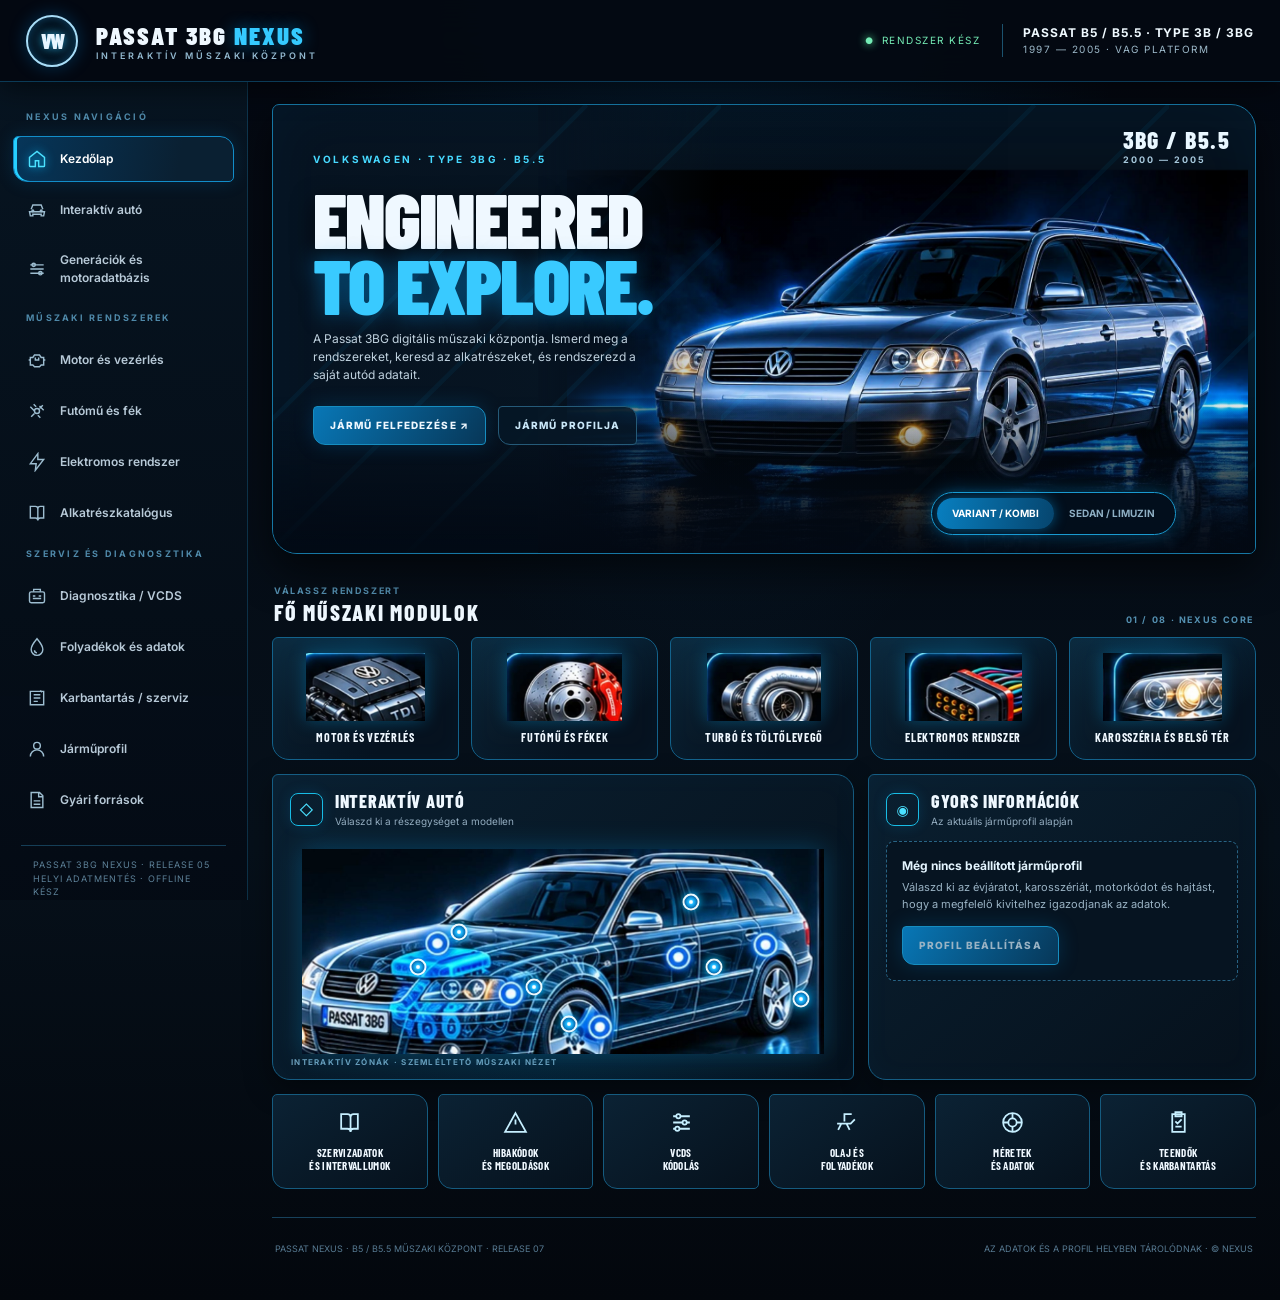
<file: PASSAT_NEXUS_HELYREALLITAS.html>
<!doctype html>
<html lang="hu">
<head>
<meta charset="utf-8"><meta name="viewport" content="width=device-width,initial-scale=1,viewport-fit=cover">
<meta name="theme-color" content="#050a12"><meta name="description" content="Passat 3BG Nexus – magyar nyelvű, interaktív műszaki tudásközpont a Volkswagen Volkswagen Passat B5 / 3B és B5.5 / 3BG modellekhez.">
<link rel="manifest" href="./manifest.webmanifest"><link rel="icon" href="./icon-192.png">
<title>PASSAT NEXUS · B5 / B5.5 műszaki központ</title>
<style>
@import url('https://fonts.googleapis.com/css2?family=Barlow+Condensed:wght@500;600;700;800;900&family=Inter:wght@400;500;600;700;800&display=swap');
:root{--bg:#040811;--bg2:#07121e;--panel:#071725;--panel2:#0a1c2b;--line:#124b6c;--blue:#00aeff;--cyan:#37e1ff;--white:#eff8ff;--muted:#8ca4b8;--soft:#c7d8e6;--gold:#f4bc61;--green:#6bf0bc;--shadow:0 16px 42px #0009;--glow:0 0 20px #00aaff42,0 0 48px #009dff1c}
*{box-sizing:border-box}html{scroll-behavior:smooth}body{margin:0;background:radial-gradient(ellipse at 55% -20%,#0751844d,transparent 44%),linear-gradient(180deg,#040811,#06101a 65%,#03070d);color:var(--white);font:14px/1.5 Inter,system-ui,sans-serif;min-height:100vh}button,input,select{font:inherit}button{color:inherit}a{color:#72d8ff;text-decoration:none}a:hover{text-decoration:underline}.app-header{height:82px;position:sticky;top:0;z-index:40;display:flex;align-items:center;gap:18px;padding:0 26px;background:#040912eF;border-bottom:1px solid #12628c90;backdrop-filter:blur(18px);box-shadow:0 6px 28px #0008}.vw-mark{width:52px;height:52px;border:2px solid #a7ddf8;border-radius:50%;display:grid;place-items:center;font:900 21px 'Barlow Condensed',sans-serif;letter-spacing:-2px;color:#e7f6ff;text-shadow:0 0 12px #27bfff;box-shadow:inset 0 0 12px #1faeff66,0 0 18px #009dff45;flex:none}.brand{font:900 25px 'Barlow Condensed',sans-serif;letter-spacing:.08em;text-transform:uppercase;white-space:nowrap}.brand span{color:#35caff;text-shadow:0 0 17px #00aaff75}.brand small{display:block;font:600 9px Inter,sans-serif;letter-spacing:.33em;color:#93b9d0;margin-top:0}.header-right{margin-left:auto;display:flex;align-items:center;gap:22px;color:#9db9ca;font-size:10px;letter-spacing:.15em}.model-tag{border-left:1px solid #1b526e;padding-left:20px}.model-tag b{display:block;color:#eff9ff;font-size:12px;letter-spacing:.08em}.status{color:#75edb6}.status:before{content:'●';font-size:9px;margin-right:7px;text-shadow:0 0 9px #5cf6a8}.layout{display:grid;grid-template-columns:248px minmax(0,1fr);max-width:1800px;margin:auto;min-height:calc(100vh - 82px)}.sidebar{position:sticky;top:82px;height:calc(100vh - 82px);padding:22px 13px 16px;background:linear-gradient(180deg,#071522f7,#040b14f5);border-right:1px solid #1450728a;display:flex;flex-direction:column;gap:5px;overflow:auto;z-index:20}.nav-caption{padding:7px 13px 9px;color:#4f89a9;font:700 9px Inter,sans-serif;letter-spacing:.25em}.nav-btn{display:flex;align-items:center;gap:13px;width:100%;padding:12px 13px;border:1px solid transparent;border-radius:5px 14px 5px 14px;background:transparent;color:#b8cad8;text-align:left;font-size:12px;font-weight:600;cursor:pointer;transition:.2s}.nav-btn svg{width:20px;height:20px;stroke:#9dbdd0;flex:none;stroke-width:1.7}.nav-btn:hover{color:white;background:#0a2032;border-color:#174d6b}.nav-btn.active{color:#fff;background:linear-gradient(100deg,#06365a,#0a2032 75%);border-color:#128dc9;box-shadow:inset 3px 0 #27d0ff,0 0 18px #008bdb2b}.nav-btn.active svg{stroke:#4be1ff;filter:drop-shadow(0 0 5px #00baff)}.sidebar-spacer{flex:1}.side-foot{margin:12px 8px 0;padding:12px;border-top:1px solid #153e57;color:#5d8198;font-size:9px;letter-spacing:.1em}.main{min-width:0;padding:22px 24px 44px;max-width:1550px;width:100%;margin:0 auto}.hero{position:relative;min-height:450px;overflow:hidden;border:1px solid #1677a4;border-radius:7px 25px 7px 25px;background:linear-gradient(90deg,#061321 0%,#071522c7 33%,#03111d00 68%),radial-gradient(ellipse at 76% 57%,#0a6caa66,transparent 50%),#061320;box-shadow:var(--shadow),inset 0 0 60px #00aaff0a}.hero:before{content:'';position:absolute;inset:0;background:linear-gradient(180deg,#06111b00 65%,#020812e8),url("data:image/svg+xml,%3Csvg viewBox='0 0 100 100' xmlns='http://www.w3.org/2000/svg'%3E%3Cpath d='M0 99L100 0M-30 100L70 0M30 100L130 0' stroke='%2300baff' stroke-opacity='.06'/%3E%3C/svg%3E");pointer-events:none;z-index:2}.hero-glow{position:absolute;inset:auto 0 0;height:1px;background:linear-gradient(90deg,transparent,#00c8ff,transparent);box-shadow:0 0 18px #00c8ff}.hero-copy{position:relative;z-index:4;padding:48px 0 38px 40px;max-width:440px}.eyebrow{font:700 10px Inter,sans-serif;letter-spacing:.27em;color:#47d9ff}.hero h1{font:900 clamp(48px,6vw,83px)/.86 'Barlow Condensed',sans-serif;letter-spacing:-.025em;margin:20px 0 13px;text-transform:uppercase;text-shadow:0 6px 22px #0009}.hero h1 span{color:#39caff;text-shadow:0 0 22px #008ddc88}.hero-copy p{color:#c0d2df;font-size:12px;max-width:330px}.hero-actions{display:flex;align-items:center;gap:12px;margin-top:22px;flex-wrap:wrap}.primary-btn,.outline-btn{border:1px solid #168dc0;background:linear-gradient(120deg,#0877b6,#073758);padding:11px 16px;border-radius:4px 12px 4px 12px;text-transform:uppercase;font-size:10px;font-weight:800;letter-spacing:.11em;cursor:pointer;box-shadow:0 0 20px #008ede38;transition:.2s}.primary-btn:hover,.outline-btn:hover{transform:translateY(-2px);box-shadow:0 0 25px #008ede70;border-color:#5de3ff}.outline-btn{background:#071827d9;color:#c9e7f8;border-color:#255a78;box-shadow:none}.hero-image-wrap{position:absolute;right:0;bottom:0;width:73%;height:100%;z-index:1;overflow:hidden}.hero-image-wrap:after{content:'';position:absolute;inset:0;background:linear-gradient(90deg,#061321 0%,#06132105 25%,transparent 70%),linear-gradient(0deg,#04101be0,transparent 35%);pointer-events:none}.hero-car{position:absolute;right:1%;bottom:0;width:95%;height:100%;object-fit:contain;object-position:center bottom;filter:drop-shadow(0 24px 28px #000b);transition:opacity .85s ease,transform 1.1s cubic-bezier(.2,.75,.25,1);will-change:opacity,transform}.hero-car.variant{opacity:1;transform:translateX(0) scale(1)}.hero-car.sedan{opacity:0;transform:translateX(85px) scale(.98);object-fit:contain;mix-blend-mode:normal;filter:drop-shadow(0 24px 28px #000b) contrast(1.02) saturate(1.04)}.hero.sedan-mode .hero-car.variant{opacity:0;transform:translateX(-90px) scale(.98)}.hero.sedan-mode .hero-car.sedan{opacity:1;transform:translateX(0) scale(1)}.body-switch{position:absolute;z-index:6;right:8%;bottom:18px;display:flex;align-items:center;gap:0;padding:5px;border:1px solid #1a9ad0;background:#03101ddc;backdrop-filter:blur(12px);border-radius:30px;box-shadow:0 0 19px #009de65a}.body-switch button{border:0;background:transparent;color:#8eafc4;padding:8px 15px;border-radius:25px;font-size:10px;font-weight:700;cursor:pointer}.body-switch button.active{background:linear-gradient(100deg,#087fc0,#06456e);color:white;box-shadow:0 0 13px #00aaff70}.hero-index{position:absolute;right:25px;top:20px;z-index:4;color:#a6c8dc;font:700 9px Inter,sans-serif;letter-spacing:.23em}.hero-index b{display:block;color:#e9f7ff;font:800 24px 'Barlow Condensed',sans-serif;letter-spacing:.06em}.section-head{display:flex;align-items:end;justify-content:space-between;gap:12px;margin:24px 2px 12px}.section-head h2{margin:0;font:800 22px 'Barlow Condensed',sans-serif;letter-spacing:.08em;text-transform:uppercase}.section-head small{font:700 9px Inter,sans-serif;color:#5591b2;letter-spacing:.18em}.module-grid{display:grid;grid-template-columns:repeat(5,minmax(0,1fr));gap:12px}.module-card{min-height:118px;position:relative;overflow:hidden;display:flex;flex-direction:column;align-items:center;justify-content:center;gap:9px;padding:15px 10px;border:1px solid #13628b;border-radius:6px 17px 6px 17px;background:linear-gradient(145deg,#0c2638,#06121f 75%);text-align:center;cursor:pointer;transition:.22s;box-shadow:inset 0 0 25px #00aaff09}.module-card:before{content:'';position:absolute;inset:0;background:radial-gradient(circle at 50% 0,#00aaff1e,transparent 70%)}.module-card:hover{transform:translateY(-4px);border-color:#38d9ff;box-shadow:var(--glow)}.module-card svg{width:31px;height:31px;color:#55d9ff;stroke-width:1.5;filter:drop-shadow(0 0 8px #009cdd77);z-index:1}.module-card .tile-asset{width:min(100%,145px);height:68px;object-fit:contain;z-index:1;filter:drop-shadow(0 0 8px #009cdd55)}.module-card strong{font:700 12px 'Barlow Condensed',sans-serif;letter-spacing:.055em;text-transform:uppercase;z-index:1}.dashboard-grid{display:grid;grid-template-columns:minmax(0,1.35fr) minmax(300px,.9fr);gap:14px;margin-top:14px}.glass-panel{border:1px solid #155d83;border-radius:6px 18px 6px 18px;background:linear-gradient(140deg,#0a2031f7,#06111cf7);box-shadow:0 10px 28px #0006,inset 0 0 28px #00aaff08;overflow:hidden}.panel-head{display:flex;align-items:center;gap:12px;padding:15px 17px 0}.panel-head .panel-icon{width:33px;height:33px;border:1px solid #18bce5;border-radius:8px;display:grid;place-items:center;color:#4be1ff;box-shadow:0 0 14px #00aaff27;flex:none}.panel-head h3{font:800 18px 'Barlow Condensed',sans-serif;letter-spacing:.04em;margin:0}.panel-head p{font-size:10px;color:#93acbf;margin:2px 0 0}.vehicle-diagram{position:relative;min-height:250px;padding:10px 12px 15px;display:grid;place-items:center}.vehicle-diagram.vehicle-illustration{background:radial-gradient(ellipse at 50% 80%,#007ebc24,transparent 65%)}.wireframe-image{position:relative;z-index:1;width:min(94%,650px);height:auto;max-height:100%;object-fit:contain;filter:drop-shadow(0 0 13px #009fe64a)}.vehicle-hotspot{position:absolute;z-index:5;width:17px;height:17px;border:2px solid #eafaff;border-radius:50%;padding:0;transform:translate(-50%,-50%);background:radial-gradient(circle,#f8ffff 0 14%,#20bbff 28%,#005ca1 76%);box-shadow:0 0 8px #00bdff,0 0 20px #00aaff66;cursor:pointer;transition:.18s}.vehicle-hotspot:hover{transform:translate(-50%,-50%) scale(1.28);background:#ffbd59;box-shadow:0 0 11px #ffc66e,0 0 22px #ff9d36}.vehicle-diagram svg{width:min(100%,650px);height:auto;filter:drop-shadow(0 0 9px #039adf38)}.car-shell{fill:#0a2c43;stroke:#2dcfff;stroke-width:2.2}.car-glass{fill:#0b1c2c;stroke:#4ab8e5;stroke-width:1.5}.car-line{fill:none;stroke:#42cfff;stroke-width:1.6;opacity:.83}.car-metal{fill:#153c54;stroke:#62dafa;stroke-width:1.4}.hotspot{cursor:pointer;fill:#00c4ff;stroke:#e8fbff;stroke-width:2.2;filter:drop-shadow(0 0 6px #00bfff);transition:.2s}.hotspot:hover,.hotspot.selected{fill:#ffc15e;stroke:#fff;filter:drop-shadow(0 0 10px #ffb54e);r:9}.diagram-caption{position:absolute;left:18px;bottom:12px;color:#6d9db8;font:700 8px Inter,sans-serif;letter-spacing:.16em}.spec-content{padding:12px 17px 18px}.spec-placeholder{padding:15px;border:1px dashed #286384;border-radius:8px;color:#9ab3c4;font-size:11px;background:#061421}.spec-placeholder strong{display:block;color:#e4f5ff;font-size:12px;margin-bottom:4px}.spec-row{display:flex;align-items:center;justify-content:space-between;gap:12px;padding:9px 11px;border-bottom:1px solid #18405a;font-size:11px}.spec-row:last-child{border:0}.spec-row span:first-child{color:#a7c3d4}.spec-row b{color:#f0f8ff;text-align:right}.quick-grid{display:grid;grid-template-columns:repeat(6,minmax(0,1fr));gap:10px;margin-top:14px}.quick-card{padding:13px 8px;border:1px solid #155b7f;background:linear-gradient(145deg,#0b2234,#06111c);border-radius:5px 14px 5px 14px;display:grid;place-items:center;gap:7px;min-height:95px;cursor:pointer;text-align:center;transition:.2s}.quick-card:hover{border-color:#37d9ff;box-shadow:var(--glow);transform:translateY(-3px)}.quick-card svg{width:25px;height:25px;color:#c6efff}.quick-card span{font:700 11px 'Barlow Condensed',sans-serif;line-height:1.15;text-transform:uppercase;letter-spacing:.03em}.page{display:none;animation:pageIn .25s ease}.page.active{display:block}@keyframes pageIn{from{opacity:0;transform:translateY(8px)}to{opacity:1;transform:none}}.page-title{display:flex;align-items:end;justify-content:space-between;gap:15px;margin:0 0 18px}.page-title h1{font:900 clamp(30px,4vw,46px)/.95 'Barlow Condensed',sans-serif;letter-spacing:.05em;text-transform:uppercase;margin:0}.page-title p{color:var(--muted);font-size:11px;margin:7px 0 0}.page-title .eyebrow{margin-bottom:7px}.content-grid{display:grid;grid-template-columns:1.25fr .75fr;gap:14px}.content-panel{padding:18px}.content-panel h2{font:800 20px 'Barlow Condensed',sans-serif;letter-spacing:.05em;margin:0 0 10px}.muted{color:var(--muted)}.small{font-size:11px}.searchbox{position:relative;margin:12px 0}.searchbox input{width:100%;border:1px solid #1c5a7b;border-radius:6px;background:#04111d;color:white;padding:13px 15px 13px 42px;outline:0}.searchbox input:focus,.field input:focus,.field select:focus{border-color:#2dcfff;box-shadow:0 0 0 3px #00aaff20}.searchbox svg{position:absolute;left:14px;top:13px;width:17px;color:#65c9ef}.list{display:grid;gap:8px}.list-row{display:flex;align-items:center;gap:12px;padding:12px;border:1px solid #143d57;background:#061522;border-radius:5px 12px 5px 12px}.list-row .row-icon{width:34px;height:34px;display:grid;place-items:center;background:#0a2b42;border:1px solid #1a678e;border-radius:8px;flex:none;color:#57d7ff}.list-row .row-icon svg{width:18px}.list-row .row-main{min-width:0;flex:1}.list-row strong{font-size:12px}.list-row small{display:block;font-size:10px;color:#8da7bb;margin-top:2px}.list-row .row-tag{font-size:9px;color:#79d8fa;border:1px solid #1b668a;border-radius:20px;padding:4px 7px;white-space:nowrap}.notice{padding:12px 14px;margin:12px 0;border-left:3px solid var(--gold);background:#2b2114;color:#ecd7b2;font-size:10px;border-radius:0 7px 7px 0}.info-box{padding:13px;border:1px solid #1b6387;background:#082136;border-radius:7px;color:#b9d9e9;font-size:11px;margin:12px 0}.chip-row{display:flex;gap:7px;flex-wrap:wrap;margin:12px 0}.chip{padding:7px 10px;border:1px solid #1a5677;border-radius:20px;background:#071927;color:#a9c9db;font-size:9px;cursor:pointer}.chip.active{background:#07517d;color:white;border-color:#25bce9}.form-grid{display:grid;grid-template-columns:repeat(2,minmax(0,1fr));gap:12px}.field{display:grid;gap:6px;color:#95b3c7;font-size:10px}.field input,.field select{width:100%;padding:11px 12px;border:1px solid #1b4e6a;border-radius:5px;background:#061522;color:#e8f6ff;outline:0}.field small{color:#6f8fa4;font-size:9px}.field.full{grid-column:1/-1}.btn-row{display:flex;gap:9px;flex-wrap:wrap;margin-top:14px}.ghost-btn{padding:10px 13px;border:1px solid #27617e;background:#071927;color:#c5e2f1;border-radius:4px 10px 4px 10px;font-size:10px;font-weight:700;cursor:pointer}.ghost-btn:hover{border-color:#47cefa}.table-wrap{overflow:auto;border:1px solid #17445f;border-radius:7px}table{width:100%;border-collapse:collapse;min-width:520px;font-size:11px}th,td{padding:11px 12px;text-align:left;border-bottom:1px solid #173b52}th{color:#69c9ed;background:#082033;font-size:9px;letter-spacing:.1em;text-transform:uppercase}td{color:#c4d7e3}tr:last-child td{border-bottom:0}.empty{padding:20px;text-align:center;color:#7998ac;font-size:11px}.footer{padding:24px 3px 0;margin-top:28px;border-top:1px solid #17415b;color:#587b93;font-size:9px;display:flex;justify-content:space-between;gap:10px;flex-wrap:wrap}.drawer-backdrop{position:fixed;inset:0;background:#0009;z-index:60;display:none}.drawer-backdrop.open{display:block}.drawer{position:absolute;right:0;top:0;height:100%;width:min(460px,92vw);overflow:auto;background:linear-gradient(150deg,#0a2437,#040c16);border-left:1px solid #168ec1;padding:23px;box-shadow:-20px 0 55px #000a}.drawer-close{float:right;border:1px solid #2b6584;background:#071927;color:#d8f2ff;border-radius:6px;padding:7px 10px;cursor:pointer}.drawer h2{font:800 28px 'Barlow Condensed',sans-serif;margin:24px 0 8px}.drawer p{font-size:12px;color:#a9c0cf}.drawer .drawer-section{border-top:1px solid #19445d;margin-top:17px;padding-top:15px}.mobile-menu{display:none}
@media(max-width:1120px){.layout{grid-template-columns:210px minmax(0,1fr)}.module-grid{grid-template-columns:repeat(3,1fr)}.quick-grid{grid-template-columns:repeat(3,1fr)}.hero-image-wrap{width:76%}.hero-copy{max-width:380px;padding-left:28px}.hero h1{font-size:65px}}
@media(max-width:760px){.app-header{height:65px;padding:0 14px;gap:10px}.vw-mark{width:41px;height:41px;font-size:18px}.brand{font-size:20px}.brand small{font-size:7px;letter-spacing:.2em}.header-right{font-size:0;gap:0}.model-tag{display:none}.status{font-size:8px}.layout{display:block;min-height:calc(100vh - 65px)}.sidebar{position:fixed;top:65px;left:0;bottom:0;width:min(290px,84vw);height:auto;transform:translateX(-103%);transition:transform .25s ease;box-shadow:18px 0 50px #0009}.sidebar.open{transform:translateX(0)}.mobile-menu{display:grid;place-items:center;width:36px;height:36px;border:1px solid #245b79;border-radius:8px;background:#071a2a;color:#a8e4ff}.mobile-menu svg{width:19px}.main{padding:12px 11px 35px}.hero{min-height:530px;border-radius:5px 18px 5px 18px}.hero-copy{padding:28px 20px 245px;max-width:100%}.hero h1{font-size:58px;margin-top:12px}.hero-copy p{max-width:260px;font-size:11px}.hero-image-wrap{width:100%;height:68%;bottom:40px}.hero-car{width:115%;right:-6%;height:100%;object-position:center bottom}.hero-index{top:auto;right:15px;bottom:93px;font-size:8px}.hero-index b{font-size:18px}.body-switch{right:50%;transform:translateX(50%);bottom:13px;white-space:nowrap}.body-switch button{padding:8px 12px;font-size:9px}.module-grid{grid-template-columns:repeat(2,minmax(0,1fr));gap:8px}.module-card{min-height:100px;padding:12px 6px}.module-card strong{font-size:11px}.dashboard-grid,.content-grid{grid-template-columns:1fr}.quick-grid{grid-template-columns:repeat(3,minmax(0,1fr));gap:8px}.quick-card{min-height:83px}.section-head{margin-top:20px}.section-head h2{font-size:20px}.page-title{align-items:start;flex-direction:column}.form-grid{grid-template-columns:1fr}.field.full{grid-column:auto}.vehicle-diagram{min-height:190px}.vehicle-diagram.vehicle-illustration{min-height:190px}.wireframe-image{width:100%}.vehicle-hotspot{width:15px;height:15px}.footer{font-size:8px}.panel-head h3{font-size:17px}}
@media(max-width:380px){.brand{font-size:17px}.hero h1{font-size:52px}.hero-copy{padding-left:16px}.body-switch button{padding:7px 9px}.quick-card span{font-size:10px}}
@media(prefers-reduced-motion:reduce){*,*:before,*:after{animation:none!important;transition:none!important;scroll-behavior:auto!important}}
 .nexus-detail,.nexus-dtc,.nexus-fluid{font:inherit;color:inherit;background:#061522}.nexus-detail:hover,.nexus-dtc:hover,.nexus-fluid:hover{border-color:#39cfff;box-shadow:0 0 14px #00aaff30}.nexus-detail .row-main,.nexus-dtc .row-main,.nexus-fluid .row-main{display:block;text-align:left}
</style>
</head>
<body>
<header class="app-header">
 <button class="mobile-menu" id="mobileMenu" aria-label="Menü megnyitása"><svg viewBox="0 0 24 24" fill="none" stroke="currentColor" stroke-width="2"><path d="M3 6h18M3 12h18M3 18h18"/></svg></button>
 <div class="vw-mark" aria-label="Volkswagen">VW</div><div class="brand">PASSAT 3BG <span>NEXUS</span><small>INTERAKTÍV MŰSZAKI KÖZPONT</small></div>
 <div class="header-right"><span class="status">RENDSZER KÉSZ</span><span class="model-tag"><b>PASSAT B5 / B5.5 · TYPE 3B / 3BG</b>1997 — 2005 · VAG PLATFORM</span></div>
</header>
<div class="layout">
<aside class="sidebar" id="sidebar">
 <div class="nav-caption">NEXUS NAVIGÁCIÓ</div>
 <button class="nav-btn active" data-page="home"><svg viewBox="0 0 24 24" fill="none" stroke="currentColor"><path d="m3 10 9-7 9 7v10a1 1 0 0 1-1 1h-6v-7h-4v7H4a1 1 0 0 1-1-1z"/></svg>Kezdőlap</button>
 <button class="nav-btn" data-page="explorer"><svg viewBox="0 0 24 24" fill="none" stroke="currentColor"><path d="m5 11 2-5h10l2 5M3 14h18l-1 5h-3v-2H7v2H4z"/><circle cx="7" cy="13" r="1"/><circle cx="17" cy="13" r="1"/></svg>Interaktív autó</button>
 <button class="nav-btn" data-page="generations"><svg viewBox="0 0 24 24" fill="none" stroke="currentColor"><path d="M4 7h16M4 12h16M4 17h16"/><circle cx="8" cy="7" r="2"/><circle cx="16" cy="17" r="2"/></svg>Generációk és motoradatbázis</button>
 <div class="nav-caption">MŰSZAKI RENDSZEREK</div>
 <button class="nav-btn" data-page="engine"><svg viewBox="0 0 24 24" fill="none" stroke="currentColor"><path d="M4 9h3l2-3h6l2 3h3v9h-3l-2 2H9l-2-2H4zM2 12h2m16 0h2M10 9v3h4V9"/></svg>Motor és vezérlés</button>
 <button class="nav-btn" data-page="chassis"><svg viewBox="0 0 24 24" fill="none" stroke="currentColor"><path d="m4 7 5 5m6-6 5 5M8 4l3 3m2 10 3 3M5 19l4-4m6-6 4-4"/><circle cx="12" cy="12" r="3"/></svg>Futómű és fék</button>
 <button class="nav-btn" data-page="electrics"><svg viewBox="0 0 24 24" fill="none" stroke="currentColor"><path d="M13 2 4 14h7l-1 8 10-13h-7z"/></svg>Elektromos rendszer</button>
 <button class="nav-btn" data-page="catalog"><svg viewBox="0 0 24 24" fill="none" stroke="currentColor"><path d="M4 4h6a3 3 0 0 1 3 3v14a3 3 0 0 0-3-3H4zM20 4h-4a3 3 0 0 0-3 3v14a3 3 0 0 1 3-3h4z"/></svg>Alkatrészkatalógus</button>
 <div class="nav-caption">SZERVIZ ÉS DIAGNOSZTIKA</div>
 <button class="nav-btn" data-page="diagnostics"><svg viewBox="0 0 24 24" fill="none" stroke="currentColor"><rect x="3" y="7" width="18" height="13" rx="2"/><path d="M8 7V4h8v3M7 12h3m4 0h3m-10 3h10"/></svg>Diagnosztika / VCDS</button>
 <button class="nav-btn" data-page="fluids"><svg viewBox="0 0 24 24" fill="none" stroke="currentColor"><path d="M12 2s7 8 7 13a7 7 0 0 1-14 0c0-5 7-13 7-13Z"/><path d="M9 16a3 3 0 0 0 3 3"/></svg>Folyadékok és adatok</button>
 <button class="nav-btn" data-page="service"><svg viewBox="0 0 24 24" fill="none" stroke="currentColor"><path d="M4 4h16v16H4zM8 8h8M8 12h8M8 16h5"/><path d="m16 3 2 2"/></svg>Karbantartás / szerviz</button>
 <button class="nav-btn" data-page="profile"><svg viewBox="0 0 24 24" fill="none" stroke="currentColor"><circle cx="12" cy="8" r="4"/><path d="M4 21a8 8 0 0 1 16 0"/></svg>Járműprofil</button>
 <button class="nav-btn" data-page="sources"><svg viewBox="0 0 24 24" fill="none" stroke="currentColor"><path d="M5 3h10l4 4v14H5zM14 3v5h5M8 13h8M8 17h8"/></svg>Gyári források</button>
 <div class="sidebar-spacer"></div><div class="side-foot">PASSAT 3BG NEXUS · RELEASE 05<br>HELYI ADATMENTÉS · OFFLINE KÉSZ</div>
</aside>
<main class="main">
<section class="page active" id="page-home">
 <section class="hero" id="hero">
  <div class="hero-copy"><div class="eyebrow">VOLKSWAGEN · TYPE 3BG · B5.5</div><h1>ENGINEERED<br><span>TO EXPLORE.</span></h1><p>A Passat 3BG digitális műszaki központja. Ismerd meg a rendszereket, keresd az alkatrészeket, és rendszerezd a saját autód adatait.</p><div class="hero-actions"><button class="primary-btn" data-go="explorer">JÁRMŰ FELFEDEZÉSE ↗</button><button class="outline-btn" data-go="profile">JÁRMŰ PROFILJA</button></div></div>
  <div class="hero-index"><b>3BG / B5.5</b>2000 — 2005</div>
  <div class="hero-image-wrap"><img class="hero-car variant" src="./passat-variant.webp" alt="Volkswagen Passat 3BG Variant – fotórealisztikus látványkép"><img class="hero-car sedan" id="sedanHero" src="./passat-sedan.webp" alt="Volkswagen Passat 3BG Limuzin – a Varianttal egységes, kék filmes látványvilág"></div>
  <div class="body-switch"><button class="active" id="variantBtn">VARIANT / KOMBI</button><button id="sedanBtn">SEDAN / LIMUZIN</button></div><div class="hero-glow"></div>
 </section>
 <div class="section-head"><div><small>VÁLASSZ RENDSZERT</small><h2>FŐ MŰSZAKI MODULOK</h2></div><small>01 / 08 · NEXUS CORE</small></div>
 <div class="module-grid">
  <button class="module-card" data-go="engine"><img class="tile-asset" src="./module-engine.webp" alt=""><strong>Motor és vezérlés</strong></button>
  <button class="module-card" data-go="chassis"><img class="tile-asset" src="./module-brakes.webp" alt=""><strong>Futómű és fékek</strong></button>
  <button class="module-card" data-go="engine"><img class="tile-asset" src="./module-turbo.webp" alt=""><strong>Turbó és töltőlevegő</strong></button>
  <button class="module-card" data-go="electrics"><img class="tile-asset" src="./module-electrical.webp" alt=""><strong>Elektromos rendszer</strong></button>
  <button class="module-card" data-go="catalog"><img class="tile-asset" src="./module-body.webp" alt=""><strong>Karosszéria és belső tér</strong></button>
 </div>
 <div class="dashboard-grid">
  <div class="glass-panel"><div class="panel-head"><div class="panel-icon">◇</div><div><h3>INTERAKTÍV AUTÓ</h3><p>Válaszd ki a részegységet a modellen</p></div></div>
   <div class="vehicle-diagram vehicle-illustration"><img class="wireframe-image" src="./wireframe-car.webp" alt="Passat 3BG szemléltető műszaki ábra">
    <button class="vehicle-hotspot" data-part="motor" style="left:25%;top:55%" aria-label="Motor"></button><button class="vehicle-hotspot" data-part="turbo" style="left:32%;top:41%" aria-label="Turbó"></button><button class="vehicle-hotspot" data-part="valto" style="left:45%;top:63%" aria-label="Váltó"></button><button class="vehicle-hotspot" data-part="felfuggesztes" style="left:51%;top:78%" aria-label="Felfüggesztés"></button><button class="vehicle-hotspot" data-part="fek" style="left:91%;top:68%" aria-label="Fék"></button><button class="vehicle-hotspot" data-part="elektromos" style="left:72%;top:29%" aria-label="Elektromos rendszer"></button><button class="vehicle-hotspot" data-part="karosszeria" style="left:76%;top:55%" aria-label="Karosszéria"></button><div class="diagram-caption">INTERAKTÍV ZÓNÁK · SZEMLÉLTETŐ MŰSZAKI NÉZET</div></div>
  </div>
  <div class="glass-panel"><div class="panel-head"><div class="panel-icon">◉</div><div><h3>GYORS INFORMÁCIÓK</h3><p>Az aktuális járműprofil alapján</p></div></div><div class="spec-content" id="quickSpecs"><div class="spec-placeholder"><strong>Még nincs beállított járműprofil</strong>Válaszd ki az évjáratot, karosszériát, motorkódot és hajtást, hogy az oldal a megfelelő Passat-változat adatait mutassa.<div class="btn-row"><button class="primary-btn" data-go="profile">PROFIL BEÁLLÍTÁSA</button></div></div></div></div>
 </div>
 <div class="quick-grid">
  <button class="quick-card" data-go="service"><svg viewBox="0 0 24 24" fill="none" stroke="currentColor" stroke-width="1.7"><path d="M4 4h6a3 3 0 0 1 3 3v14a3 3 0 0 0-3-3H4zM20 4h-4a3 3 0 0 0-3 3v14a3 3 0 0 1 3-3h4z"/></svg><span>Szervizadatok<br>és intervallumok</span></button>
  <button class="quick-card" data-go="diagnostics"><svg viewBox="0 0 24 24" fill="none" stroke="currentColor" stroke-width="1.7"><path d="m12 3 10 18H2z"/><path d="M12 9v5m0 3h.01"/></svg><span>Hibakódok<br>és megoldások</span></button>
  <button class="quick-card" data-go="diagnostics"><svg viewBox="0 0 24 24" fill="none" stroke="currentColor" stroke-width="1.7"><path d="M4 6h16M4 12h16M4 18h16"/><circle cx="9" cy="6" r="2" fill="#082033"/><circle cx="15" cy="12" r="2" fill="#082033"/><circle cx="8" cy="18" r="2" fill="#082033"/></svg><span>VCDS<br>kódolás</span></button>
  <button class="quick-card" data-go="fluids"><svg viewBox="0 0 24 24" fill="none" stroke="currentColor" stroke-width="1.7"><path d="M3 13h13l4-4M7 13l-3 6m8-6 3 6m-5-8V4h7"/></svg><span>Olaj és<br>folyadékok</span></button>
  <button class="quick-card" data-go="fluids"><svg viewBox="0 0 24 24" fill="none" stroke="currentColor" stroke-width="1.7"><circle cx="12" cy="12" r="9"/><circle cx="12" cy="12" r="4"/><path d="M12 3v5m9 4h-5m-4 9v-5m-9-4h5"/></svg><span>Méretek<br>és adatok</span></button>
  <button class="quick-card" data-go="service"><svg viewBox="0 0 24 24" fill="none" stroke="currentColor" stroke-width="1.7"><path d="M6 4h12v17H6zM9 2h6v4H9zM9 11l2 2 4-4m-6 7h6"/></svg><span>Teendők<br>és karbantartás</span></button>
 </div>
</section>
<section class="page" id="page-explorer">
 <div class="page-title"><div><div class="eyebrow">NEXUS / INTERACTIVE</div><h1>INTERAKTÍV JÁRMŰ</h1><p>Koppints a Passat 3BG egy-egy kiemelt területére a műszaki részletekért.</p></div><span class="row-tag">2D INTERAKTÍV NÉZET</span></div>
 <div class="content-grid"><div class="glass-panel"><div class="panel-head"><div class="panel-icon">◇</div><div><h3>PASSAT 3BG · RÉSZEGYSÉGEK</h3><p>A megjelölt zónák kiválaszthatók</p></div></div><div class="vehicle-diagram vehicle-illustration" style="min-height:300px"><img class="wireframe-image" src="./wireframe-car.webp" alt="Passat 3BG szemléltető műszaki ábra">
    <button class="vehicle-hotspot" data-part="motor" style="left:25%;top:55%" aria-label="Motor"></button><button class="vehicle-hotspot" data-part="turbo" style="left:32%;top:41%" aria-label="Turbó"></button><button class="vehicle-hotspot" data-part="valto" style="left:45%;top:63%" aria-label="Váltó"></button><button class="vehicle-hotspot" data-part="felfuggesztes" style="left:51%;top:78%" aria-label="Felfüggesztés"></button><button class="vehicle-hotspot" data-part="fek" style="left:91%;top:68%" aria-label="Fék"></button><button class="vehicle-hotspot" data-part="elektromos" style="left:72%;top:29%" aria-label="Elektromos rendszer"></button><button class="vehicle-hotspot" data-part="karosszeria" style="left:76%;top:55%" aria-label="Karosszéria"></button></div></div>
 <div class="glass-panel content-panel" id="partDetail"><div class="eyebrow">RÉSZEGYSÉG ADATLAP</div><h2>Válassz egy zónát</h2><p class="muted small">A modellre koppintva megjelenik a kiválasztott rész ismertetője, a fontos azonosítási szempontok és a kapcsolódó műszaki modul.</p></div></div>
 <div class="notice">A járműmodell interaktív, szemléltető 2D ábra, nem gyári CAD-adat vagy hiteles robbantott rajz. A gyári rajzokhoz a Volkswagen erWin és az alkatrészkatalógus szolgál hivatkozásként.</div>
</section>
<section class="page" id="page-engine"><div class="page-title"><div><div class="eyebrow">POWERTRAIN / ENGINE</div><h1>MOTOR ÉS VEZÉRLÉS</h1><p>Motorcsaládok, turbófeltöltés, vezérlés és kapcsolódó rendszerek.</p></div></div><div class="content-grid"><div class="glass-panel content-panel"><h2>FŐ RENDSZEREK</h2><div class="list" id="engineList"></div></div><div class="glass-panel content-panel"><h2>MOTORAZONOSÍTÁS</h2><p class="muted small">A motorkód döntő fontosságú az alkatrészek, műszaki értékek és javítási eljárások kiválasztásánál.</p><div class="info-box">Példák a 3BG-ben előforduló motorcsaládokra: 1.9 TDI, 2.5 V6 TDI, benzines 1.6 / 1.8T / 2.0 / V5 / V6 / W8 kivitelek. A pontos választék évjárat és piac szerint változik.</div><button class="primary-btn" data-go="profile">MOTORKÓD BEÁLLÍTÁSA</button></div></div></section>
<section class="page" id="page-chassis"><div class="page-title"><div><div class="eyebrow">CHASSIS / BRAKES</div><h1>FUTÓMŰ ÉS FÉKRENDSZER</h1><p>Futómű-alkatrészek, fékek, ABS/ESP és 4Motion hajtás.</p></div></div><div class="glass-panel content-panel"><div class="list" id="chassisList"></div><div class="notice">Fék- és futóműalkatrész rendelés előtt ellenőrizd a tengelyterhelést, PR-kódot, féktárcsa-méretet, oldaliságot és a hajtásváltozatot.</div></div></section>
<section class="page" id="page-electrics"><div class="page-title"><div><div class="eyebrow">ELECTRICAL / CONTROL UNITS</div><h1>ELEKTROMOS RENDSZER</h1><p>Vezérlőegységek, érzékelők, komfortelektronika és hálózat.</p></div></div><div class="glass-panel content-panel"><div class="list" id="electricsList"></div></div></section>
<section class="page" id="page-catalog"><div class="page-title"><div><div class="eyebrow">ORIGINAL PARTS / LOOKUP</div><h1>ALKATRÉSZKATALÓGUS</h1><p>Keresés Passat 3BG alkatrészcsoportok között. Cikkszámot csak hiteles azonosítás után adj meg.</p></div></div><div class="glass-panel content-panel"><div class="searchbox"><svg viewBox="0 0 24 24" fill="none" stroke="currentColor" stroke-width="2"><circle cx="11" cy="11" r="7"/><path d="m16 16 5 5"/></svg><input id="catalogSearch" placeholder="Keresés: turbó, lengőkar, vízpumpa, ajtózár…"></div><div class="chip-row" id="catalogFilters"><button class="chip active" data-filter="all">ÖSSZES</button><button class="chip" data-filter="motor">MOTOR</button><button class="chip" data-filter="futomu">FUTÓMŰ / FÉK</button><button class="chip" data-filter="karosszeria">KAROSSZÉRIA</button><button class="chip" data-filter="elektromos">ELEKTROMOS</button></div><div class="list" id="catalogList"></div><div class="notice">Ez az adatbázis jelenleg alkatrészcsoportokat és illesztési szempontokat tartalmaz, nem teljes ETKA/OE-cikkszám-adatbázis. Pontos cikkszámot VIN, PR-kód, motorkód, váltókód és gyártási idő szerint kell ellenőrizni.</div></div></section>
<section class="page" id="page-diagnostics"><div class="page-title"><div><div class="eyebrow">VAG / VCDS / DTC</div><h1>DIAGNOSZTIKA ÉS HIBAKÓDOK</h1><p>Általános OBD hibakódok és VAG vezérlőegység-tájékozódás.</p></div></div><div class="content-grid"><div class="glass-panel content-panel"><h2>HIBAKÓD-KERESŐ</h2><div class="searchbox"><svg viewBox="0 0 24 24" fill="none" stroke="currentColor" stroke-width="2"><circle cx="11" cy="11" r="7"/><path d="m16 16 5 5"/></svg><input id="dtcSearch" placeholder="Például: P0299, töltőnyomás, EGR…"></div><div class="list" id="dtcList"></div></div><div class="glass-panel content-panel"><h2>VEZÉRLŐEGYSÉG-CÍMEK</h2><div class="list" id="ecuList"></div><div class="notice">A hibakód önmagában nem jelent biztos alkatrészhibát. A vezérlőegység pontos azonosítóját, hibakörnyezetét és élőadatait is vizsgáld meg.</div></div></div></section>
<section class="page" id="page-fluids"><div class="page-title"><div><div class="eyebrow">TECHNICAL DATA / FLUIDS</div><h1>FOLYADÉKOK ÉS MŰSZAKI ADATOK</h1><p>Folyadékok és méretek – mindig a konkrét motor- és váltóváltozathoz igazítva.</p></div></div><div class="content-grid"><div class="glass-panel content-panel"><h2>FOLYADÉKOK</h2><div class="list" id="fluidsList"></div></div><div class="glass-panel content-panel"><h2>GYÁRI MÉRETADATOK</h2><div class="info-box"><strong>Karosszériaváltozat szerinti adatok</strong><br>A Sedan és a Variant méretei eltérnek. A pontos kivitel és modellév kiválasztása szükséges.</div><div class="list-row"><div class="row-main"><strong>Passat 3BG Sedan / Limousine</strong><small>Hosszúság kb. 4703 mm · szélesség 1746 mm · magasság 1462 mm (MY 2001 specifikáció)</small></div></div><div class="list-row"><div class="row-main"><strong>Passat 3BG Variant</strong><small>Hosszúság kb. 4682 mm · szélesség 1746 mm · magasság 1470 mm (MY 2001 specifikáció)</small></div></div><p class="muted small">Forrás: Volkswagen SSP 251. Egyes adatok modellév és karosszéria szerint változhatnak.</p></div></div></section>
<section class="page" id="page-generations">
 <div class="page-title"><div><div class="eyebrow">MODEL ARCHIVE / ENGINE DATABASE</div><h1>B5 ÉS B5.5 GENERÁCIÓK</h1><p>Generációválasztó és tájékoztató motorkód-adatbázis a Passat 3B / 3BG modellekhez.</p></div></div>
 <div class="content-grid">
  <div class="glass-panel content-panel">
   <h2>GENERÁCIÓ KIVÁLASZTÁSA</h2>
   <div class="chip-row" id="generationFilters">
    <button class="chip active" data-generation="all">MINDKÉT GENERÁCIÓ</button>
    <button class="chip" data-generation="b5">B5 / 3B</button>
    <button class="chip" data-generation="b55">B5.5 / 3BG</button>
   </div>
   <div id="generationOverview" class="info-box">Válassz generációt a főbb különbségek megtekintéséhez.</div>
   <div class="notice">A 2000-es év átmeneti lehet: a modellév, a gyártási dátum és a VIN alapján kell eldönteni, hogy B5 vagy B5.5 kivitelről van-e szó. Az évszám önmagában nem mindig elég.</div>
  </div>
  <div class="glass-panel content-panel">
   <h2>AZONOSÍTÁSI SZEMPONTOK</h2>
   <div class="list">
    <div class="list-row"><span class="row-icon">01</span><div class="row-main"><strong>VIN és gyártási dátum</strong><small>A legbiztosabb kiindulási pont az alvázszám és a gyártási adat.</small></div></div>
    <div class="list-row"><span class="row-icon">02</span><div class="row-main"><strong>Motorkód</strong><small>A motorcsalád és a pontos kód határozza meg a kompatibilitást.</small></div></div>
    <div class="list-row"><span class="row-icon">03</span><div class="row-main"><strong>Váltó- és PR-kód</strong><small>Hajtás, fék, futómű és egyes alkatrészek kiválasztásához szükséges.</small></div></div>
   </div>
  </div>
 </div>
 <div class="glass-panel content-panel" style="margin-top:14px">
  <div class="row" style="display:flex;align-items:center;justify-content:space-between;gap:10px;flex-wrap:wrap"><h2 style="margin:0">MOTORKÓD-KERESŐ</h2><span class="row-tag">PÉLDÁK · NEM TELJES LISTA</span></div>
  <div class="searchbox"><svg viewBox="0 0 24 24" fill="none" stroke="currentColor" stroke-width="2"><circle cx="11" cy="11" r="7"/><path d="m16 16 5 5"/></svg><input id="engineCodeSearch" placeholder="Keresés: AWX, AVF, AWT, 1.9 TDI, benzines…"></div>
  <div class="chip-row" id="engineFuelFilters"><button class="chip active" data-fuel="all">ÖSSZES</button><button class="chip" data-fuel="Diesel">DÍZEL</button><button class="chip" data-fuel="Benzin">BENZIN</button></div>
  <div class="table-wrap"><table><thead><tr><th>Generáció</th><th>Motor / teljesítménycsalád</th><th>Motorkód-példák</th><th>Üzemanyag</th></tr></thead><tbody id="engineCodeRows"></tbody></table></div>
  <p class="muted small">A felsorolt kódok tájékoztató példák. Piac, modellév, teljesítmény és emissziós kivitel szerint további változatok léteznek. Alkatrészrendeléshez a jármű saját motorkódját ellenőrizd a járműadat-matricán, szervizfüzetben vagy VIN-alapú gyári katalógusban.</p>
 </div>
</section>
<section class="page" id="page-service"><div class="page-title"><div><div class="eyebrow">MAINTENANCE / SERVICE LOG</div><h1>KARBANTARTÁS ÉS SZERVIZNAPLÓ</h1><p>Vezesd a saját Passatod javításait és következő teendőit – az adatok ezen az eszközön maradnak.</p></div></div><div class="content-grid"><div class="glass-panel content-panel"><h2>ÚJ SZERVIZESEMÉNY</h2><form id="serviceForm"><div class="form-grid"><label class="field">Dátum<input id="svcDate" type="date" required></label><label class="field">Kilométeróra<input id="svcKm" type="number" min="0" placeholder="pl. 285000"></label><label class="field full">Elvégzett munka / alkatrész<input id="svcTask" required placeholder="pl. olajcsere, vezérlés, fékbetét"></label><label class="field full">Megjegyzés<input id="svcNote" placeholder="Márka, cikkszám, műhely, egyéb adat"></label></div><div class="btn-row"><button class="primary-btn" type="submit">BEJEGYZÉS MENTÉSE</button></div></form></div><div class="glass-panel content-panel"><h2>SAJÁT SZERVIZNAPLÓ</h2><div class="list" id="serviceLog"></div><div class="btn-row"><button class="ghost-btn" id="exportLog">NAPLÓ EXPORTÁLÁSA (.CSV)</button></div></div></div></section>
<section class="page" id="page-profile"><div class="page-title"><div><div class="eyebrow">VEHICLE ID / LOCAL PROFILE</div><h1>JÁRMŰPROFIL</h1><p>Azonosítsd a saját Passat B5 / 3B vagy B5.5 / 3BG modelledet, hogy a felület a megfelelő kivitelhez igazodjon.</p></div></div><div class="content-grid"><div class="glass-panel content-panel"><h2>JÁRMŰ AZONOSÍTÁSA</h2><form id="profileForm"><div class="form-grid"><label class="field">Generáció<select id="profileGeneration"><option value="">Válassz…</option><option value="B5 / 3B">B5 / 3B</option><option value="B5.5 / 3BG">B5.5 / 3BG</option></select></label><label class="field">Modellév<select id="profileYear"><option value="">Válassz…</option><option>2000</option><option>2001</option><option>2002</option><option>2003</option><option>2004</option><option>2005</option></select></label><label class="field">Karosszéria<select id="profileBody"><option value="">Válassz…</option><option>Sedan / Limousine</option><option>Variant / Kombi</option></select></label><label class="field">Motorkód<input id="profileEngine" placeholder="pl. AVB, AWX, AVF…"></label><label class="field">Üzemanyag<select id="profileFuel"><option value="">Válassz…</option><option>Diesel</option><option>Benzin</option></select></label><label class="field">Hajtás<select id="profileDrive"><option value="">Válassz…</option><option>Elsőkerék-meghajtás</option><option>4Motion</option></select></label><label class="field">Váltó / váltókód<input id="profileGear" placeholder="pl. kézi / automata, kód"></label><label class="field">PR-kód<input id="profilePR" placeholder="fék / futómű / felszereltség"></label><label class="field">VIN (opcionális<input id="profileVin" maxlength="17" placeholder="17 karakter – helyi mentés"></label><label class="field">Kilométeróra<input id="profileOdo" type="number" min="0" placeholder="aktuális km"></label></div><div class="btn-row"><button class="primary-btn" type="submit">PROFIL MENTÉSE</button><button class="ghost-btn" type="button" id="clearProfile">ADATOK TÖRLÉSE</button></div><div class="btn-row" style="margin-top:10px"><button class="ghost-btn" type="button" id="exportProfile">PROFIL EXPORTÁLÁSA (.JSON)</button><button class="ghost-btn" type="button" id="importProfileBtn">PROFIL IMPORTÁLÁSA (.JSON)</button><input id="importProfileFile" type="file" accept=".json,application/json" hidden></div><p class="muted small">A JSON-fájl a járműprofil adatait tartalmazza. Másik telefonon ugyanitt importálható.</p></form><p id="profileMsg" class="muted small" role="status" aria-live="polite"></p></div><div class="glass-panel content-panel"><h2>MIÉRT FONTOS?</h2><div class="list-row"><div class="row-icon">01</div><div class="row-main"><strong>Motorkód</strong><small>Motor- és turbóalkatrészek, érzékelők és javítási eljárások.</small></div></div><div class="list-row"><div class="row-icon">02</div><div class="row-main"><strong>PR-kód / felszereltség</strong><small>Fék, futómű és egyes karosszériaelemek pontos illesztése.</small></div></div><div class="list-row"><div class="row-icon">03</div><div class="row-main"><strong>VIN / gyártási idő</strong><small>Gyári alkatrész-kiválasztás és modellfrissítési eltérések.</small></div></div><div class="notice">A profil kizárólag a böngésző helyi tárhelyére kerül mentésre. Nem küldi el a VIN-t vagy más adatot külső szerverre.</div></div></div></section>
<section class="page" id="page-sources"><div class="page-title"><div><div class="eyebrow">DOCUMENTATION / REFERENCES</div><h1>GYÁRI FORRÁSOK ÉS DOKUMENTUMOK</h1><p>Hivatalos és szakmai források a pontos azonosításhoz és javításhoz.</p></div></div><div class="glass-panel content-panel"><div class="list">
 <div class="list-row"><div class="row-icon">VW</div><div class="row-main"><strong>Volkswagen erWin</strong><small>Gyári javítási útmutatók, kapcsolási rajzok, műszaki leírások és szervizinformációk.</small><a href="https://volkswagen.erwin-store.com/" target="_blank" rel="noopener">Megnyitás ↗</a></div><span class="row-tag">GYÁRI</span></div>
 <div class="list-row"><div class="row-icon">OE</div><div class="row-main"><strong>partslink24 – Original Teile</strong><small>Gyári alkatrész-azonosítás, VIN- és PR-kód alapú katalógus.</small><a href="https://www.partslink24.com/" target="_blank" rel="noopener">Megnyitás ↗</a></div><span class="row-tag">KATALÓGUS</span></div>
 <div class="list-row"><div class="row-icon">SSP</div><div class="row-main"><strong>Volkswagen Self-Study Programme 251</strong><small>Passat 2001 műszaki ismertető – karosszéria, méretek és rendszerek.</small><a href="https://www.vaglinks.com/Docs/SSP/VWUSA.COM_SSP_251_Passat_B5.5.pdf" target="_blank" rel="noopener">PDF megnyitása ↗</a></div><span class="row-tag">SSP 251</span></div>
 <div class="list-row"><div class="row-icon">VCDS</div><div class="row-main"><strong>Ross-Tech Wiki – VW Passat 3B</strong><small>VAG diagnosztikai vezérlők, hibakódok és VCDS tudásanyag.</small><a href="https://wiki.ross-tech.com/wiki/index.php/VW_Passat_%283B%29" target="_blank" rel="noopener">Megnyitás ↗</a></div><span class="row-tag">DIAGNOSZTIKA</span></div>
 <div class="list-row"><div class="row-icon">DATA</div><div class="row-main"><strong>ADAC Gebrauchtwageninformation</strong><small>Passat generációk, karosszériaváltozatok és típusadatok.</small><a href="https://assets.adac.de/image/upload/Autodatenbank/GWInfo/gw0035-vw-passat-1996-2005-diesel-bericht.pdf" target="_blank" rel="noopener">PDF megnyitása ↗</a></div><span class="row-tag">ADAC</span></div>
 </div></div></section>
<div class="footer"><span>PASSAT NEXUS · B5 / B5.5 MŰSZAKI KÖZPONT · RELEASE 07</span><span>AZ ADATOK ÉS A PROFIL HELYBEN TÁROLÓDNAK · © NEXUS</span></div>
</main></div>
<div class="drawer-backdrop" id="drawerBackdrop"><aside class="drawer"><button class="drawer-close" id="drawerClose">BEZÁR ×</button><div class="eyebrow">NEXUS COMPONENT</div><h2 id="drawerTitle">Műszaki részlet</h2><p id="drawerText"></p><div class="drawer-section" id="drawerBody"></div><div class="drawer-section"><button class="primary-btn" data-go="catalog" id="drawerCatalog">KAPCSOLÓDÓ ALKATRÉSZEK</button></div></aside></div>
<script>
const $=s=>document.querySelector(s), $$=s=>[...document.querySelectorAll(s)];
const icon=(txt)=>`<span class="row-icon">${txt}</span>`;
const partData={motor:{title:'Motor és vezérlés',text:'A motorváltozat pontos azonosítása nélkülözhetetlen. A vezérlés, tömítések, szűrők, befecskendezés és érzékelők cikkszáma motorkód és gyártási dátum szerint eltérhet.',rows:['Hengerfej és szelepfedél','Vezérműtengely és vezérműhajtás','Olajszivattyú, olajteknő és kenési rendszer','Hűtőrendszer, termosztát és vízpumpa'],tag:'MOTORKÓD SZÜKSÉGES'},turbo:{title:'Turbó és töltőlevegő',text:'A turbófeltöltő és a töltőnyomás-szabályozás motorváltozatonként eltér. A hibakeresésnél a vákuumrendszer, N75, aktuátor, csövek és érzékelők együttes ellenőrzése szükséges.',rows:['Turbófeltöltő és aktuátor','Vákuumcsövek és visszacsapó szelepek','N75 töltőnyomás-szabályzó','Intercooler és töltőlevegő-csövek'],tag:'MOTORVÁLTOZAT FÜGGŐ'},valto:{title:'Kuplung és sebességváltó',text:'A kuplung, lendkerék, féltengely és váltó alkatrészeit a váltókód, a motorkód és az elsőkerék-/4Motion hajtás alapján kell kiválasztani.',rows:['Kuplungszerkezet és tárcsa','Lendkerék – kivitel ellenőrzendő','Váltóház és kapcsolószerkezet','Féltengelyek és csuklók'],tag:'VÁLTÓKÓD SZÜKSÉGES'},felfuggesztes:{title:'Futómű és felfüggesztés',text:'A többlengőkaros futómű alkatrészei oldal, tengelyterhelés és PR-kód alapján választhatók ki.',rows:['Felső és alsó lengőkarok','Gömbfejek és szilentblokkok','Rugó és lengéscsillapító','Kerékcsapágy és csonkállvány'],tag:'PR-KÓD / TENGELYTERHELÉS'},fek:{title:'Fékrendszer és ABS',text:'A féktárcsa, betét, nyereg és ABS-elemek kivitele a PR-kód, tárcsaátmérő és felszereltség függvénye.',rows:['Első és hátsó féktárcsák','Fékbetétek és féknyergek','ABS/ESP jeladók és vezérlő','Fékcsövek és kézifék'],tag:'FÉK-PR-KÓD SZÜKSÉGES'},elektromos:{title:'Elektromos rendszer',text:'A vezérlőegység, kábelköteg, érzékelők és komfortelektronika pontos változata diagnosztikai azonosító szerint ellenőrizendő.',rows:['Motorvezérlő és jeladók','ABS/ESP és légzsák vezérlők','Komfortmodul és központi zár','Műszeregység és immobilizer'],tag:'VEZÉRLŐAZONOSÍTÓ SZÜKSÉGES'},karosszeria:{title:'Karosszéria és belső tér',text:'A Sedan és Variant karosszériaelemei eltérhetnek. Az ajtó, zár, ablakemelő és csomagtérajtó alkatrészét karosszériatípus szerint válaszd ki.',rows:['Lökhárítók, sárvédők és motorháztető','Ajtózárak és kilincsek','Ablakemelő szerkezetek','Variant csomagtérajtó és zárszerkezet'],tag:'KAROSSZÉRIA TÍPUS SZERINT'}};
function go(page){$$('.page').forEach(p=>p.classList.toggle('active',p.id==='page-'+page));$$('.nav-btn').forEach(b=>b.classList.toggle('active',b.dataset.page===page));$('#sidebar').classList.remove('open');window.scrollTo({top:0,behavior:'smooth'});if(page==='profile')loadProfile();if(page==='fluids'&&typeof renderFluids==='function')renderFluids();if(page==='service')renderService();}
$$('[data-page]').forEach(b=>b.addEventListener('click',()=>go(b.dataset.page)));$$('[data-go]').forEach(b=>b.addEventListener('click',()=>go(b.dataset.go)));$('#mobileMenu').onclick=()=>$('#sidebar').classList.toggle('open');
function toggleBody(body){const hero=$('#hero');hero.classList.toggle('sedan-mode',body==='sedan');$('#variantBtn').classList.toggle('active',body==='variant');$('#sedanBtn').classList.toggle('active',body==='sedan');}
$('#variantBtn').onclick=()=>toggleBody('variant');$('#sedanBtn').onclick=()=>toggleBody('sedan');
function showPart(key){const p=partData[key];if(!p)return;$('#drawerTitle').textContent=p.title;$('#drawerText').textContent=p.text;$('#drawerBody').innerHTML='<div class="eyebrow">KAPCSOLÓDÓ EGYSÉGEK</div><div class="list" style="margin-top:10px">'+p.rows.map((r,i)=>`<div class="list-row"><span class="row-icon">0${i+1}</span><div class="row-main"><strong>${r}</strong><small>Illesztés: VIN / motorkód / PR-kód szerint ellenőrizendő.</small></div></div>`).join('')+'</div><div class="info-box">'+p.tag+' · Gyári OE-cikkszámot csak azonosított jármű alapján szabad megadni.</div>';$('#drawerBackdrop').classList.add('open');}
$$('.hotspot, .vehicle-hotspot').forEach(h=>h.addEventListener('click',()=>showPart(h.dataset.part)));$('#drawerClose').onclick=()=>$('#drawerBackdrop').classList.remove('open');$('#drawerBackdrop').addEventListener('click',e=>{if(e.target.id==='drawerBackdrop')e.currentTarget.classList.remove('open')});
function makeRow(title,desc,tag='RÉSZEGYSÉG',n='◇'){return `<div class="list-row">${icon(n)}<div class="row-main"><strong>${title}</strong><small>${desc}</small></div><span class="row-tag">${tag}</span></div>`}
const engineItems=[['Motorvezérlés és mechanika','Hengerfej, szelepek, vezérműtengely, tömítések','MOTORKÓD','01'],['Vezérműhajtás','Szíj/lánc kivitel, görgők, feszítő és vízpumpa','MOTORKÓD','02'],['Befecskendező rendszer','Adagoló / PD / benzines befecskendezés – kivitel szerint','MOTORCSALÁD','03'],['Turbófeltöltés','Turbó, vákuumvezérlés, N75, intercooler','MOTORKÓD','04'],['Kenés és hűtés','Olajpumpa, olajhűtő, termosztát, hűtő és ventilátor','MOTORCSALÁD','05'],['Szívó- és kipufogórendszer','MAF, EGR, szívósor, katalizátor és kipufogó','MOTORCSALÁD','06']];$('#engineList').innerHTML=engineItems.map(x=>makeRow(...x)).join('');
const chassisItems=[['Első futómű','Többlengőkaros futómű, karok, szilentek, gömbfejek','PR-KÓD','01'],['Hátsó futómű','Rugók, lengéscsillapítók, karok és kerékcsapágyak','KIVITEL','02'],['Első / hátsó fékek','Tárcsa, betét, féknyereg és féknyereg-tartó','FÉK-PR','03'],['ABS / ESP','Hidraulikaegység, vezérlő, kerékfordulatszám-jeladók','VEZÉRLŐ','04'],['4Motion hajtás','Kardántengely, differenciálmű és kapcsolódó elemek','4MOTION','05']];$('#chassisList').innerHTML=chassisItems.map(x=>makeRow(...x)).join('');
const electricalItems=[['Motorvezérlő ECU','Motorvezérlés, mérési blokkok és hibamemória','01 – ENGINE'],['ABS / ESP','Fékelektronikai vezérlő és jeladók','03 – ABS'],['Légzsák','Légzsákvezérlő, érzékelők és övfeszítők','15 – AIRBAG'],['Műszeregység','Műszercsoport, immobilizer-funkciók','17 – INSTRUMENTS'],['CAN Gateway','Kommunikációs hálózat és vezérlőkapcsolat','19 – GATEWAY'],['Komfortelektronika','Központi zár, ablakemelők és komfortmodul','35 / 46 – COMFORT'],['Klímavezérlő','Kézi klíma / Climatronic vezérlés','08 – HVAC']];$('#electricsList').innerHTML=electricalItems.map(x=>makeRow(x[0],x[1],x[2],'⌁')).join('');
const catalogData=[['Motorvezérlés','motor','Hengerfej, vezérműtengely, szelepfedél, tömítések','Motorkód, gyártási dátum'],['Vezérműhajtás','motor','Szíj, feszítőgörgő, vezetőgörgő, vízpumpa','Motorkód, motorváltozat'],['Turbófeltöltő','motor','Turbó, aktuátor, vákuumrendszer és csőhálózat','Motorkód, gyártási dátum'],['Befecskendezés','motor','Adagoló, PD-elemek, befecskendező és szivattyúk','Motorkód, rendszerkivitel'],['Kuplung és váltó','motor','Tárcsa, szerkezet, lendkerék, váltóalkatrészek','Váltókód, motor, hajtás'],['Első futómű','futomu','Lengőkarok, gömbfejek, szilentek, rugók','PR-kód, tengelyterhelés'],['Hátsó futómű','futomu','Lengőkarok, lengéscsillapítók, rugók','Karosszéria és hajtás'],['Fékrendszer','futomu','Tárcsák, betétek, féknyergek és jeladók','Fék-PR-kód, tárcsaátmérő'],['ABS / ESP','futomu','Hidraulika, vezérlőegység, érzékelők','PR-kód, vezérlőazonosító'],['Karosszéria – Sedan','karosszeria','Ajtók, lökhárítók, zárak, lámpák','Sedan, gyártási idő'],['Karosszéria – Variant','karosszeria','Csomagtérajtó, hátsó lámpa, zárszerkezet','Variant, gyártási idő'],['Elektromos rendszer','elektromos','Kábelköteg, ECU, relék, érzékelők','Modulazonosító'],['Komfortelektronika','elektromos','Ablakemelő, központi zár, komfortmodul','Modulgeneráció'],['Klíma és fűtés','elektromos','Kompresszor, ventilátor, érzékelők','Kézi klíma / Climatronic']];
let catalogFilter='all';function renderCatalog(){const q=($('#catalogSearch').value||'').toLowerCase();const rows=catalogData.filter(x=>(catalogFilter==='all'||x[1]===catalogFilter)&&x.join(' ').toLowerCase().includes(q));$('#catalogList').innerHTML=rows.length?rows.map(x=>makeRow(x[0],x[2]+' · Illesztés: '+x[3],'OE AZONOSÍTÁS','◇')).join(''):'<div class="empty">Nincs találat erre a keresésre.</div>';}
$('#catalogSearch').addEventListener('input',renderCatalog);$$('#catalogFilters .chip').forEach(b=>b.onclick=()=>{$$('#catalogFilters .chip').forEach(x=>x.classList.toggle('active',x===b));catalogFilter=b.dataset.filter;renderCatalog()});renderCatalog();
const dtcs=[
// Általános, szabványos OBD-II kódok – a pontos alváltozat járműfüggő lehet.
['P0100','OBD-II','Motor / levegőmérés','Légtömegmérő áramkör hibája','MAF jeladó, csatlakozó, tápellátás vagy kábelhiba. Ellenőrizd a tápot, testet, jelvezetéket és az élőadatot.','légtömegmérő MAF levegőmérés'],
['P0101','OBD-II','Motor / levegőmérés','Légtömegmérő – tartomány vagy teljesítményhiba','Eltömődött légszűrő, szívóoldali szivárgás, szennyezett MAF vagy kábelezési hiba is okozhatja. Hasonlítsd össze a mért és elvárt légmennyiséget.','MAF légtömegmérő légszűrő'],
['P0102','OBD-II','Motor / levegőmérés','Légtömegmérő alacsony bemeneti jel','MAF tápellátás, testelés, csatlakozó vagy szakadt vezeték vizsgálata.'],
['P0103','OBD-II','Motor / levegőmérés','Légtömegmérő magas bemeneti jel','Rövidzár, hibás táp/test, csatlakozó vagy jeladóhiba lehet.'],
['P0110','OBD-II','Motor / hőmérséklet','Beszívott levegő hőmérséklet-érzékelő áramkör','IAT-érzékelő, csatlakozó és vezeték ellenőrzése; az élőadatot hideg motornál hasonlítsd a környezeti hőmérséklethez.'],
['P0115','OBD-II','Motor / hőmérséklet','Hűtőfolyadék-hőmérséklet érzékelő áramkör','G62 jeladó, csatlakozó, kábelezés és élőadat ellenőrzése.'],
['P0120','OBD-II','Motor / fojtószelep','Fojtószelep / pedálhelyzet-érzékelő áramkör','Fojtószelep-potenciométer, pedáljeladó, tápellátás és vezeték ellenőrzése.'],
['P0130','OBD-II','Motor / lambdaszonda','Első lambdaszonda áramkörhiba','Szonda fűtése, jelvezetéke, csatlakozója és kipufogószivárgás ellenőrzése.'],
['P0135','OBD-II','Motor / lambdaszonda','Első lambdaszonda fűtőkör hibája','Fűtőelem ellenállása, biztosíték, tápellátás és kábelköteg vizsgálandó.'],
['P0171','OBD-II','Motor / keverékképzés','Túl szegény keverék – 1. hengersor','Szívóoldali fals levegő, MAF, üzemanyagnyomás vagy injektorprobléma. Üzemanyag-korrekciós értékek vizsgálata szükséges.'],
['P0172','OBD-II','Motor / keverékképzés','Túl dús keverék – 1. hengersor','MAF, üzemanyagnyomás, injektorok, hőmérséklet-jeladók és párolgásgátló rendszer ellenőrzése.'],
['P0201','OBD-II','Motor / befecskendezés','1. henger befecskendező áramkörhiba','Injektor, csatlakozó, kábelköteg és vezérlő kimenet ellenőrzése.'],
['P0234','OBD-II','Motor / turbó','Töltőnyomás – túllépett szabályozási határ','VNT-mechanika megszorulása, N75, vákuumcsövek, aktuátor vagy nyomásérzékelő hibája lehetséges. Élőadat és aktuátorteszt szükséges.','turbó túltöltés overboost N75 VNT'],
['P0299','OBD-II','Motor / turbó','Töltőnyomás – szabályozási határ alatt','Töltőlevegő-szivárgás, vákuumvezérlés, N75, turbóaktuátor, turbómechanika vagy MAP-jeladó.','turbó alultöltés underboost vákuum N75'],
['P0300','OBD-II','Motor / égés','Véletlenszerű vagy többhengeres gyújtáskimaradás','Benzinmotoron gyújtás, üzemanyag-ellátás és kompresszió vizsgálandó. Dízelmotoron a pontos gyártói hibaleírás eltérhet.'],
['P0301','OBD-II','Motor / égés','Gyújtáskimaradás az 1. hengeren','Gyújtógyertya, trafó, injektor, kompresszió és kábelezés vizsgálata – benzinmotornál.'],
['P0321','OBD-II','Motor / fordulatszám-jel','Motorfordulatszám-jeladó tartomány / teljesítményhiba','Főtengely-jeladó, jeladókerék, csatlakozó és kábelezés ellenőrzése.'],
['P0335','OBD-II','Motor / fordulatszám-jel','Főtengelyhelyzet-jeladó áramkörhiba','G28/főtengely-jeladó, csatlakozó, kábel és jeladókerék ellenőrzése.'],
['P0340','OBD-II','Motor / vezérműtengely-jel','Vezérműtengely-helyzetjeladó áramkörhiba','Vezérműtengely-jeladó, kábelezés, csatlakozó és mechanikus vezérlés ellenőrzése.'],
['P0380','OBD-II','Motor / izzítás','Izzítási áramkör hibája','Izzítógyertyák, biztosíték, relé, kábelezés és csatlakozók ellenőrzendők.'],
['P0401','OBD-II','Motor / EGR','EGR – elégtelen kipufogógáz-visszavezetés','EGR-szelep, járatok, vákuumvezérlés és visszajelzés ellenőrzése. A kód önmagában nem bizonyít EGR-szelep-hibát.'],
['P0402','OBD-II','Motor / EGR','EGR – túl nagy áramlás','EGR-szelep beragadása, vezérlés vagy érzékelési hiba vizsgálandó.'],
['P0403','OBD-II','Motor / EGR','EGR vezérlőáramkör hibája','EGR-mágnesszelep, vezeték, csatlakozó és vezérlőjel ellenőrzése.'],
['P0411','OBD-II','Motor / levegőrendszer','Szekunder levegőrendszer – helytelen áramlás','A rendszerrel felszerelt benzines kiviteleknél szivattyú, szelep, cső és vezérlés vizsgálata.'],
['P0420','OBD-II','Motor / kipufogógáz','Katalizátor hatásfok a küszöbérték alatt','Kipufogószivárgás, első/hátsó lambdaszonda és katalizátor állapotának vizsgálata szükséges.'],
['P0441','OBD-II','Motor / párolgásgátlás','EVAP – helytelen öblítési áramlás','Aktívszén-tartály, N80 szelep, csövek és elektromos vezérlés ellenőrzése; kivitelfüggő.'],
['P0455','OBD-II','Motor / párolgásgátlás','EVAP – nagy szivárgás észlelve','Üzemanyagtartály-sapka, csőcsatlakozások, aktívszén-tartály és szellőzőrendszer vizsgálata; felszereltségfüggő.'],
['P0500','OBD-II','Hajtás / sebességjel','Járműsebesség-jeladó hibája','Sebességjeladó, ABS-jel, kábelezés és vezérlők közötti kommunikáció ellenőrzése.'],
['P0562','OBD-II','Elektromos / tápellátás','Rendszerfeszültség túl alacsony','Akkumulátor, generátor, testpontok, töltőkábelek és csatlakozások vizsgálata.'],
['P0571','OBD-II','Fék / tempomat','Fékpedálkapcsoló A áramkörhiba','Fékpedálkapcsoló, beállítás, biztosíték és vezeték ellenőrzése.'],
['P0601','OBD-II','Motorvezérlő','ECU belső memória-ellenőrzési hiba','Tápellátás és testelés ellenőrzése után vezérlőegység-specifikus diagnosztika szükséges. Ne cserélj ECU-t első lépésként.'],
['P0700','OBD-II','Automata váltó','Váltóvezérlő hibát jelzett','A P0700 csak azt jelzi, hogy a váltóvezérlő hibát tárolt; a TCM saját hibakódjait külön ki kell olvasni.'],
['P0715','OBD-II','Automata váltó','Bemenő / turbinafordulatszám-jeladó áramkörhiba','Váltó bemeneti fordulatszám-jeladó, csatlakozó és kábel ellenőrzése; váltótípus-függő.'],
['P0720','OBD-II','Automata váltó','Kimenő fordulatszám-jeladó áramkörhiba','Váltó kimeneti fordulatszám-jeladó és kábelezés vizsgálata.'],
['P0741','OBD-II','Automata váltó','Nyomatékváltó-zárókuplung teljesítményhiba','ATF-szint és állapot, hidraulika, szelepblokk és kuplung működésének vizsgálata; váltókód szükséges.'],
['P1000','OBD-II','OBD készenléti állapot','OBD monitorok még nem futottak le teljesen','Nem hagyományos alkatrészhiba. Akkumulátor-lekötés vagy hibakódtörlés után a menetkészségi monitorok még nem teljesültek.'],
['P2002','OBD-II','Motor / kipufogógáz','Részecskeszűrő hatásfok a küszöbérték alatt','Csak DPF-fel szerelt kiviteleknél értelmezhető. Differenciálnyomás, csövek, koromterhelés és regeneráció ellenőrzése.'],
['P2101','OBD-II','Motor / fojtószelep','Fojtószelep-működtető tartomány / teljesítményhiba','Fojtószelep-ház, motor, pozíció-visszajelzés, táp és adaptáció ellenőrzése.'],
['P2279','OBD-II','Motor / szívórendszer','Szívórendszeri levegőszivárgás','Szívócsövek, vákuumcsatlakozások, kartergáz-rendszer és tömítések szivárgásvizsgálata.'],
// Dokumentált VAG-kódok – csak a megadott Ross-Tech leírás szerinti általános értelmezés.
['17964 / P1556','VAG','Motorvezérlő / turbó','Töltőnyomás-szabályozás – negatív eltérés','Túl alacsony töltőnyomás, lecsúszott vagy szivárgó cső, VNT-mechanika vagy N75 szelep. Ellenőrizd a csöveket, N75-öt és a változó geometriát.','VAG limp mode vészüzem turbó nyomás'],
['17965 / P1557','VAG','Motorvezérlő / turbó','Töltőnyomás-szabályozás – pozitív eltérés','Túl magas töltőnyomásra utaló VAG hibakód. Vákuumvezérlés, N75, aktuátor és változó turbógeometria ellenőrzése szükséges.'],
['00532','VAG','Tápellátás / vezérlők','Tápfeszültség B+ – túl alacsony vagy túl magas','Egy vezérlőben jelentkezve helyi vezeték/csatlakozó is lehet; több vezérlőben egyszerre közös akkumulátor-, generátor- vagy testelési hiba valószínűbb.','akkumulátor generátor feszültség töltés'],
['01044','VAG','Vezérlőegység / kódolás','A vezérlőegység kódolása nem megfelelő','Ellenőrizd a vezérlő kódolását és a Gateway telepítési listáját. Bizonyos korai Passat 3B Gateway-verzióknál ismert szoftveres sajátosság; csak a pontos vezérlő és szoftver alapján értelmezd.','kódolás gateway CAN']
];
$('#ecuList').innerHTML=[['01','Motorvezérlő','ECU / Engine'],['02','Automata váltó','Transmission'],['03','ABS / fékelektronika','ABS / Brakes'],['08','Klímavezérlő','HVAC'],['15','Légzsák','Airbag'],['17','Műszeregység','Instruments'],['19','CAN Gateway','Gateway'],['35 / 46','Komfortelektronika','Comfort']].map(x=>makeRow(x[0]+' · '+x[1],x[2],'CÍM','⌁')).join('');
const fluids=[['Motorolaj','A pontos VW-jóváhagyás a motorkód és szervizelőírás szerint ellenőrzendő.','MOTORKÓD SZERINT'],['Hűtőfolyadék','A gyártó által előírt specifikáció és kompatibilitás szerint töltsd fel.','GYÁRI SPECIFIKÁCIÓ'],['Fékfolyadék','A jármű kézikönyve / gyári dokumentáció szerinti DOT-előírás szükséges.','GYÁRI ELŐÍRÁS'],['Kézi váltóolaj','Váltókód alapján azonosítsd a megfelelő folyadékot és mennyiséget.','VÁLTÓKÓD'],['Automata váltóolaj','A váltó pontos típusa, kódja és eljárása alapján választható.','VÁLTÓKÓD'],['Szervokormány-folyadék','A gyári előírás és a tartály jelölése alapján ellenőrizd.','GYÁRI ELŐÍRÁS']];$('#fluidsList').innerHTML=fluids.map(x=>makeRow(x[0],x[1],x[2],'◉')).join('');

// B5 / B5.5 generációs adatbázis: reprezentatív kódpéldák, nem teljes gyári katalógus.
const generationInfo={
 b5:{title:'PASSAT B5 · TYPE 3B',years:'1997–2000 körüli modellévek',desc:'Az eredeti B5-generáció. A karosszéria, a motorvezérlés és több alkatrészcsalád eltér a későbbi facelift-változattól. A 2000-es átmeneti autóknál VIN-ellenőrzés szükséges.',body:'Sedan és Variant',note:'Az évjárat csak tájékoztató; a gyártási dátum és VIN az irányadó.'},
 b55:{title:'PASSAT B5.5 · TYPE 3BG',years:'2001–2005 körüli modellévek',desc:'A frissített B5.5-generáció módosított külsővel és több műszaki részlettel. A motorkód, váltókód, PR-kód és gyártási dátum itt is meghatározó.',body:'Sedan és Variant',note:'A 2000-es gyártású / modellévű példányokat külön ellenőrizni kell.'}
};
const engineCodeData=[
 ['B5 / 3B','1.6 бензин – teljesítményváltozattól függően','AHL','Benzin'],
 ['B5 / 3B','1.8 20V szívó','ADR, APT','Benzin'],
 ['B5 / 3B','1.8T 20V turbó','AEB, ANB','Benzin'],
 ['B5 / 3B','2.0 8V / 20V – kiviteltől függően','ADP, ALT','Benzin'],
 ['B5 / 3B','2.3 V5','AGZ','Benzin'],
 ['B5 / 3B','2.8 V6','ACK, ALG','Benzin'],
 ['B5 / 3B','1.9 TDI','1Z, AHU, AFN, AVG','Diesel'],
 ['B5 / 3B','2.5 V6 TDI','AFB, AKN','Diesel'],
 ['B5.5 / 3BG','1.6 бензин – piactól függően','ALZ','Benzin'],
 ['B5.5 / 3BG','1.8T 20V turbó','AWT','Benzin'],
 ['B5.5 / 3BG','2.0 бензин','ALT','Benzin'],
 ['B5.5 / 3BG','2.3 V5','AQN','Benzin'],
 ['B5.5 / 3BG','2.8 V6','AMX, BBG','Benzin'],
 ['B5.5 / 3BG','4.0 W8','BDN, BDP','Benzin'],
 ['B5.5 / 3BG','1.9 TDI','AVB, AWX, AVF, ATJ','Diesel'],
 ['B5.5 / 3BG','2.5 V6 TDI','AYM, BAU, BDG, BDH','Diesel']
];
// normalize wording for display
engineCodeData.forEach(r=>{r[1]=r[1].replace('бензин','benzin');});
let generationFilter='all', engineFuelFilter='all';
function renderGeneration(){
 const key=generationFilter;
 const box=$('#generationOverview');
 const items=key==='all'?['b5','b55']:[key];
 box.innerHTML=items.map(k=>{const g=generationInfo[k];return `<div style="margin-bottom:12px"><strong>${g.title}</strong><br><span class="muted">${g.years} · ${g.body}</span><p style="margin:7px 0">${g.desc}</p><small>${g.note}</small></div>`}).join('');
 const rows=engineCodeData.filter(r=>(key==='all'||(key==='b5'&&r[0]==='B5 / 3B')||(key==='b55'&&r[0]==='B5.5 / 3BG'))&&(engineFuelFilter==='all'||r[3]===engineFuelFilter)&&r.join(' ').toLowerCase().includes(($('#engineCodeSearch').value||'').toLowerCase()));
 $('#engineCodeRows').innerHTML=rows.map(r=>`<tr><td>${r[0]}</td><td>${r[1]}</td><td><strong>${r[2]}</strong></td><td>${r[3]}</td></tr>`).join('')||'<tr><td colspan="4" class="empty">Nincs találat.</td></tr>';
}
$$('#generationFilters .chip').forEach(b=>b.addEventListener('click',()=>{$$('#generationFilters .chip').forEach(x=>x.classList.toggle('active',x===b));generationFilter=b.dataset.generation;renderGeneration();}));
$$('#engineFuelFilters .chip').forEach(b=>b.addEventListener('click',()=>{$$('#engineFuelFilters .chip').forEach(x=>x.classList.toggle('active',x===b));engineFuelFilter=b.dataset.fuel;renderGeneration();}));
$('#engineCodeSearch').addEventListener('input',renderGeneration);
renderGeneration();

const PROFILE_FIELDS=['profileGeneration','profileYear','profileBody','profileEngine','profileFuel','profileDrive','profileGear','profilePR','profileVin','profileOdo'];
function collectProfile(){const p={};PROFILE_FIELDS.forEach(k=>{const el=$('#'+k);p[k]=el?el.value.trim():'';});return p;}
function applyProfile(p){PROFILE_FIELDS.forEach(k=>{const el=$('#'+k);if(el)el.value=typeof p[k]==='string'?p[k]:String(p[k]??'');});}
function loadProfile(){let p={};try{p=JSON.parse(localStorage.getItem('p3bg-profile')||'{}')}catch(e){};applyProfile(p);}
function saveProfile(e){e.preventDefault();const p=collectProfile();localStorage.setItem('p3bg-profile',JSON.stringify(p));$('#profileMsg').textContent='A járműprofil mentve ezen az eszközön.';renderQuickSpecs();if(typeof renderFluids==='function')renderFluids();}
$('#profileForm').addEventListener('submit',saveProfile);
$('#clearProfile').onclick=()=>{localStorage.removeItem('p3bg-profile');$('#profileForm').reset();$('#profileMsg').textContent='A helyi járműprofil törölve.';renderQuickSpecs();if(typeof renderFluids==='function')renderFluids();};
$('#exportProfile').onclick=()=>{const p=collectProfile();const payload={format:'passat-nexus-vehicle-profile',version:1,exportedAt:new Date().toISOString(),profile:p};const blob=new Blob([JSON.stringify(payload,null,2)],{type:'application/json;charset=utf-8'});const url=URL.createObjectURL(blob);const a=document.createElement('a');a.href=url;a.download='passat-nexus-jarmuprofil.json';document.body.appendChild(a);a.click();a.remove();setTimeout(()=>URL.revokeObjectURL(url),1000);$('#profileMsg').textContent='A járműprofil JSON-fájlja elkészült.';};
$('#importProfileBtn').onclick=()=>$('#importProfileFile').click();
$('#importProfileFile').addEventListener('change',async e=>{const file=e.target.files&&e.target.files[0];if(!file)return;try{if(file.size>100000)throw new Error('A fájl túl nagy.');const raw=JSON.parse(await file.text());const p=raw&&raw.format==='passat-nexus-vehicle-profile'&&raw.profile?raw.profile:raw;if(!p||typeof p!=='object'||Array.isArray(p))throw new Error('A JSON-fájl nem tartalmaz érvényes járműprofilt.');const clean={};PROFILE_FIELDS.forEach(k=>{const v=p[k];clean[k]=v==null?'':String(v).slice(0,k==='profileVin'?17:120);});if(!PROFILE_FIELDS.some(k=>clean[k]))throw new Error('A fájlban nem találhatók járműprofil-adatok.');localStorage.setItem('p3bg-profile',JSON.stringify(clean));applyProfile(clean);renderQuickSpecs();$('#profileMsg').textContent='A járműprofil sikeresen importálva és elmentve ezen az eszközön.';}catch(err){$('#profileMsg').textContent='Importálási hiba: '+(err.message||'érvénytelen JSON-fájl');}finally{e.target.value='';}});
loadProfile();
function renderQuickSpecs(){let p={};try{p=JSON.parse(localStorage.getItem('p3bg-profile')||'{}')}catch(e){};const pairs=[['Generáció',p.profileGeneration],['Modellév',p.profileYear],['Karosszéria',p.profileBody],['Motorkód',p.profileEngine],['Üzemanyag',p.profileFuel],['Hajtás',p.profileDrive],['Váltó',p.profileGear],['PR-kód',p.profilePR],['Kilométeróra',p.profileOdo?Number(p.profileOdo).toLocaleString('hu-HU')+' km':'']].filter(x=>x[1]);$('#quickSpecs').innerHTML=pairs.length?pairs.map(x=>`<div class="spec-row"><span>${x[0]}</span><b>${x[1]}</b></div>`).join('')+'<div class="btn-row"><button class="ghost-btn" data-go="profile" onclick="go(\'profile\')">PROFIL MÓDOSÍTÁSA</button></div>':'<div class="spec-placeholder"><strong>Még nincs beállított járműprofil</strong>Válaszd ki az évjáratot, karosszériát, motorkódot és hajtást, hogy a megfelelő kivitelhez igazodjanak az adatok.<div class="btn-row"><button class="primary-btn" data-go="profile" onclick="go(\'profile\')">PROFIL BEÁLLÍTÁSA</button></div></div>';}renderQuickSpecs();
function renderService(){let a=[];try{a=JSON.parse(localStorage.getItem('p3bg-service')||'[]')}catch(e){};$('#serviceLog').innerHTML=a.length?a.slice().reverse().map((x,i)=>`<div class="list-row"><span class="row-icon">${String(a.length-i).padStart(2,'0')}</span><div class="row-main"><strong>${x.task}</strong><small>${x.date||'Dátum nélkül'} · ${x.km?Number(x.km).toLocaleString('hu-HU')+' km · ':''}${x.note||'Nincs megjegyzés'}</small></div></div>`).join(''):'<div class="empty">Még nincs szervizbejegyzés. Az új eseményeket itt tudod rögzíteni.</div>';}
$('#svcDate').value=new Date().toISOString().slice(0,10);$('#serviceForm').addEventListener('submit',e=>{e.preventDefault();let a=[];try{a=JSON.parse(localStorage.getItem('p3bg-service')||'[]')}catch(e){};a.push({date:$('#svcDate').value,km:$('#svcKm').value,task:$('#svcTask').value,note:$('#svcNote').value});localStorage.setItem('p3bg-service',JSON.stringify(a));$('#serviceForm').reset();$('#svcDate').value=new Date().toISOString().slice(0,10);renderService();});renderService();
$('#exportLog').onclick=()=>{let a=[];try{a=JSON.parse(localStorage.getItem('p3bg-service')||'[]')}catch(e){};const csv=['Dátum;Kilométeróra;Munka;Megjegyzés',...a.map(x=>[x.date,x.km,x.task,x.note].map(v=>'"'+String(v||'').replaceAll('"','""')+'"').join(';'))].join('\n');const blob=new Blob(['\ufeff'+csv],{type:'text/csv;charset=utf-8'});const url=URL.createObjectURL(blob);const el=document.createElement('a');el.href=url;el.download='passat-3bg-szerviznaplo.csv';el.click();URL.revokeObjectURL(url);};

/* PASSAT NEXUS TECHNICAL CONTENT UPDATE 2026-11 */
const nexusTech={
 engine:[
 ['Motorvezérlés és mechanika','Hengerfej, szelepek, vezérműtengely, tömítések','A négyütemű motor levegő-/üzemanyag-cseréjét a vezérműtengely és a szelepek időzítik. Dízel TDI-nél a kompresszió, befecskendezés és töltőnyomás együtt határozza meg az égést.','Nehéz indítás; egyenetlen alapjárat; teljesítményvesztés; hűtőfolyadék-fogyás; olajfogyás.','Kompresszió/veszteségmérés; vezérlésjelölések; olaj- és hűtőfolyadék-szivárgás; élőadatok; kipufogógáz.','Motorkód és gyártási dátum szerint eltérő kivitel.'],
 ['Vezérműhajtás','Fogasszíj, feszítő, vezetőgörgők, vízpumpa','A főtengely és vezérműtengely szinkronját fogasszíj biztosítja. A feszítő és görgők hibája a szíj átugrásához vezethet; a vízpumpa sok változatnál a vezérműszíj körében található.','Csapágyhang; hűtőfolyadék-szivárgás; szíjrepedezés; indításképtelenség; szelepkár veszélye.','Motorkód szerinti gyári csereperiódus; szíj/görgők/pumpa állapota; vezérlésrögzítő szerszámok és gyári beállítás.','Nincs egyetlen, minden B5/B5.5 motorra érvényes csereintervallum.'],
 ['Befecskendező rendszer','Adagolós TDI / PD TDI / benzines befecskendezés','Az adagolós TDI elosztóadagolót használ; a PD TDI hengerenkénti adagoló-fúvóka egységekkel dolgozik. A két rendszer alkatrészei, nyomás- és vezérlési adatai nem felcserélhetők.','Hosszú indítózás; füstölés; rángatás; kopogás; erőtlenség; melegindítási probléma.','Üzemanyagszűrő és levegősödés; előtápszivattyú (ha van); adagoló/PD korrekciós értékek; kábelköteg; kompresszió.','A pontos motor- és befecskendező-kód kötelező azonosító.'],
 ['Turbófeltöltés és töltőlevegő','Turbó, vákuumaktuátor, N75, intercooler, csövek','A kipufogógáz hajtja a turbinát, a kompresszor sűríti a beszívott levegőt. A töltőnyomást a motorvezérlő szabályozza; vákuumvezérelt változatnál az N75 és az aktuátor is része a rendszernek.','P0299 alultöltés; P0234 túltöltés; vészüzem; fekete füst; sípolás; olaj a csövekben.','Kért/tényleges töltőnyomás menet közbeni naplózása; vákuum kézi pumpával; aktuátor teljes útja; N75; nyomócső-szivárgás; MAF.','A turbót ne cseréld pusztán hibakód alapján.'],
 ['Kenési rendszer','Olajszivattyú, olajszűrő, olajhűtő, nyomáskapcsoló','A motorolaj ken, hűt, tisztít és tömít. A megfelelő VW-jóváhagyás és viszkozitás motorkód- és szervizintervallum-függő.','Olajnyomásjelzés; csattogás; turbócsapágy-hang; olajfogyás; szivárgás.','Azonnali olajnyomásmérés mechanikus műszerrel; szint; szűrő; olajszivattyú és szívókosár. Piros olajnyomásjelzésnél motor leállítása.','A nívópálca szintje nem helyettesíti az olajnyomásmérést.'],
 ['Hűtőrendszer','Vízpumpa, termosztát, radiátor, ventilátor, kiegyenlítőtartály','A termosztát szabályozza a hűtőköri áramlást, a ventilátor álló helyzetben segíti a hőleadást. A rendszer nyomás alatt üzemel.','Túlmelegedés; lassú bemelegedés; fűtéskimaradás; folyadékvesztés; ventilátor nem indul.','Hideg motornál szint; nyomáspróba; termosztát; ventilátor fokozatok; hőmérséklet-jeladó; vízpumpa keringetés.','Forró kiegyenlítőtartályt ne nyiss ki.'],
 ['Szívó- és kipufogórendszer','MAF, EGR, szívósor, katalizátor, kipufogó','A légtömegmérő a beszívott levegő mennyiségét méri; az EGR részterhelésen kipufogógázt vezet vissza. A lerakódás és fals levegő módosíthatja a mért értékeket.','Füstölés; egyenetlen járás; erőtlenség; P0101/P0401; szokatlan szívóhang.','Légszűrő; csatlakozók; MAF élőadat; EGR működtetés; szívócső tömítettség; kipufogó-ellennyomás, ha releváns.','A tisztítás vagy csere előtt mérési adattal igazold a hibát.']
 ],
 chassis:[
 ['Első többlengőkaros futómű','Felső/alsó lengőkarok, gömbfejek, szilentek','A több lengőkar külön vezeti a kereket hossz- és keresztirányban. A szilentek és gömbfejek kopása megváltoztatja a kerék geometriáját.','Kopogás úthibán; fékezéskor úszás; pontatlan kormányzás; rendellenes gumikopás.','Emelőn terheléses vizsgálat; porvédők; holtjáték; szilent repedés; futóműállítás csak hibátlan alkatrészekkel.','Oldal, tengelyterhelés, PR-kód és gyártási dátum alapján rendelj.'],
 ['Hátsó futómű','Rugók, lengéscsillapítók, karok, kerékcsapágy','A hátsó futómű stabilizálja a karosszériát és tartja a kerék beállítását. A rugó és lengéscsillapító hibája rontja a tapadást.','Hintázás; félrehúzás; kopogás; rugótörés; búgó kerékcsapágy.','Lengéscsillapító szivárgás; rugóvégek; csapágyhang kanyarban; szilentek; kerékgeometria.','Sedan/Variant és hajtásváltozat szerint eltérhet.'],
 ['Féktárcsa, betét és féknyereg','Hidraulikus üzemi fék, tárcsák, betétek, csúszkák','A főfékhenger nyomást hoz létre, a féknyereg a betétet a tárcsához szorítja. A beragadt csúszka vagy dugattyú melegedést okozhat.','Rázás fékezéskor; félrehúzás; sípolás; forró kerék; hosszú pedálút.','Tárcsavastagság és ütés mérése; betétkopás; csúszkák; dugattyú; fékcső; fékfolyadék.','Fékrendszeren végzett munka után légtelenítés és biztonságos fékpróba szükséges.'],
 ['ABS / ESP','Kerékfordulatszám-jeladók, jeladógyűrűk, hidraulikaegység','Az ABS kerékblokkolást mérsékel, az ESP a jármű stabilitását segíti. A rendszer kerékfordulatszám- és kormány-/yaw-adatokat használhat.','ABS/ESP lámpa; időszakos beavatkozás; sebességmérő- vagy kerékjel-hiba.','VCDS 03-as vezérlő; hibakód; mind a négy kerék élő sebessége; kábel; jeladógyűrű; tápellátás.','A vezérlő és jeladó típusa alvázszám szerint ellenőrzendő.'],
 ['Kormányzás és szervó','Kormánymű, szervószivattyú, csövek, tartály','A hidraulikus szervó csökkenti a kormányzáshoz szükséges erőt. A szivárgás vagy levegősödés zajt és nehéz kormányzást okozhat.','Búgás kormányzáskor; nehéz kormány; habos folyadék; szivárgás.','Folyadékszint és gyári specifikáció; szíj; csövek; szivattyú; kormánymű tömítések.','Csak a VW által előírt szervófolyadék használható; ATF-et ne tölts bele találomra.'],
 ['Kerékcsapágy és gumiabroncs','Kerékagy, csapágy, gumi, geometria','A csapágy biztosítja a kerék kis súrlódású forgását. A guminyomás és futóműgeometria hat a kopásra és stabilitásra.','Sebességgel növekvő búgás; vibráció; kagylós vagy belső/külső gumikopás.','Próbaút; kerék megforgatása; holtjáték; gumikopásmintázat; nyomás és geometria.','A kerékméretet és nyomást a jármű adattáblája szerint válaszd.']
 ],
 electrics:[
 ['Motorvezérlő és tápellátás','ECU, biztosítékok, relék, testpontok','A motorvezérlő érzékelőkből számítja a befecskendezést és szabályozást. Alacsony feszültség vagy rossz testpont több, egymástól független hibát generálhat.','Nem indul; leáll; több hibakód egyszerre; kommunikáció megszakad.','Akkumulátor nyugalmi/indító feszültség; töltés; biztosíték; relé; testpont feszültségesés; ECU kommunikáció.','Először a tápellátást és testelést ellenőrizd.'],
 ['Légtömeg- és nyomásérzékelők','MAF, MAP, beszívott levegő hőmérséklet','Az érzékelők a levegőmennyiségről és töltőnyomásról adnak visszajelzést az ECU-nak. A kábelhiba ugyanazt a tünetet adhatja, mint a hibás szenzor.','Erőtlenség; vészüzem; P0100–P0104; P0235–P0238.','Tápfeszültség; test; jelvezeték; csatlakozó; élőadat és referenciaértékek.','A konkrét mérési tartomány motorvezérlő- és szenzortípus-függő.'],
 ['Főtengely- és vezérműtengely-jeladó','G28/G40 jeladók és kábelezés','A jeladók fordulatszám- és fázisjelet szolgáltatnak. Hibájuk indításképtelenséget vagy szinkronhibát okozhat.','Melegen leáll; nem indul; fordulatszámmérő nem mozdul indítózáskor; P0321/P0335/P0340.','Élő fordulatszám; jelalak oszcilloszkóppal; kábel és csatlakozó; vezérlés mechanikus ellenőrzése.','Hibakód mellett a jeladó tápját és jelét is mérd.'],
 ['ABS és légzsák vezérlők','03 ABS, 15 Airbag, érzékelők, csatlakozók','Biztonsági rendszerek vezérlői saját hibamemóriát tárolnak. Légzsákrendszer csatlakozóinál szigorú gyári biztonsági eljárás szükséges.','ABS vagy légzsák visszajelző ég; kommunikációs hiba; szenzorhiba.','Megfelelő vezérlő kiválasztása; táp/test; kábelköteg; kódolás és alapbeállítás gyári eljárás szerint.','Légzsák áramkört multiméterrel ne mérj találomra; kövesd a gyári biztonsági eljárást.'],
 ['Komfortmodul és központi zár','Komfortvezérlő, ajtómodulok, zárak, ablakemelők','A komfortmodul kezeli többek között a központi zár és ablakemelés funkcióit. A B5/B5.5 vízbejutása a lábtérben károsíthat csatlakozókat és modult.','Önmagától zár/nyit; ablakok hibája; belső világítás; akkumulátor merülése.','Első lábtér nedvesség; vízelvezetők; kábelköteg; ajtóátvezető; zár mikrokapcsoló; komfortmodul hibamemória.','Vízbejutás keresése fontos, mielőtt modult cserélsz.'],
 ['Töltőrendszer és indítás','Generátor, szabályzó, önindító, akkumulátor','A generátor tölti az akkumulátort, az önindító forgatja a motort. A gyenge feszültség vezérlőhibákat is előidézhet.','Lassú indítás; töltéslámpa; villogó műszerfal; lemerülő akkumulátor.','Akkuteszt; töltőfeszültség terheléssel; generátor hullámosság; saruk; testkábel; önindító áramfelvétel.','A töltési célérték hőmérséklet- és szabályzófüggő.']
 ]
};
function detailCard(title,desc,tag,kind){return `<button class="list-row nexus-detail" data-kind="${kind}" data-title="${title.replaceAll('"','&quot;')}" style="width:100%;text-align:left;cursor:pointer"><span class="row-icon">＋</span><span class="row-main"><strong>${title}</strong><small>${desc}</small></span><span class="row-tag">${tag}</span></button>`}
function fillTechList(id,arr,kind){const el=document.getElementById(id);if(el)el.innerHTML=arr.map(x=>detailCard(x[0],x[1],x[5],kind)).join('');}
fillTechList('engineList',nexusTech.engine,'engine');fillTechList('chassisList',nexusTech.chassis,'chassis');fillTechList('electricsList',nexusTech.electrics,'electrics');
function showTech(kind,title){const item=(nexusTech[kind]||[]).find(x=>x[0]===title);if(!item)return;$('#drawerTitle').textContent=item[0];$('#drawerText').textContent=item[2];$('#drawerBody').innerHTML=`<div class="drawer-section"><div class="eyebrow">JELLEMZŐ TÜNETEK</div><p>${item[3]}</p></div><div class="drawer-section"><div class="eyebrow">HIBAKERESÉSI SORREND</div><p>${item[4]}</p></div><div class="info-box">${item[5]}</div><p class="muted small">A leírás tájékoztató jellegű. Javítás előtt azonosítsd a VIN-t, motorkódot, váltókódot és a gyári javítási eljárást.</p>`;$('#drawerBackdrop').classList.add('open');}
document.addEventListener('click',e=>{const b=e.target.closest('.nexus-detail');if(b)showTech(b.dataset.kind,b.dataset.title);const d=e.target.closest('.nexus-dtc');if(d)showDtc(d.dataset.code);const f=e.target.closest('.nexus-fluid');if(f)showFluid(f.dataset.name);});
const dtcExtra=[
['P0100','MAF áramkör','Légtömegmérő, táp/test, szakadt vezeték, csatlakozó oxidáció.','MAF táp és test; jel; élőadat alapjáraton és terhelésen; légszűrő és szívócső.','Motorerő csökkenhet; nem bizonyítja önmagában a MAF hibáját.'],
['P0101','MAF tartomány/teljesítmény','Fals levegő, szennyezett MAF, EGR, légszűrő, töltőlevegő-szivárgás.','Kért/tényleges levegőtömeg; csövek; EGR; MAF csatlakozó és vezeték.','Tünet: erőtlenség, füst, vészüzem.'],
['P0102','MAF alacsony jel','Tápellátás, test, jelvezeték, csatlakozó vagy érzékelő.','Kapcsolási rajz szerinti feszültség- és jelvizsgálat; vezetékmozgatási próba.','Ne cseréld ellenőrzés nélkül.'],
['P0103','MAF magas jel','Jelvezeték zárlat pozitívra, testhiba vagy érzékelőhiba.','Jelvezeték rövidzárvizsgálata; csatlakozó; élőadat.','Kód leírása vezérlőváltozattól függhet.'],
['P0110','Beszívott levegő hőmérséklet-jeladó','Jeladó, csatlakozó, vezeték szakadás/zárlat.','Hideg motoron hasonlítsd a környezeti hőmérséklethez; kábel és jel.','Hibás hőmérsékletadat befolyásolhatja a szabályozást.'],
['P0115','Hűtőfolyadék-hőmérséklet áramkör','G62 jeladó, csatlakozó, kábel, termosztát külön hibaként is vizsgálandó.','Hidegindítás előtti élőadat; melegedési görbe; vezeték és jeladó.','Ne keverd össze a jeladóhibát a termosztáthibával.'],
['P0121','Fojtószelep/pedál helyzetjel tartomány','Fojtószelep-potméter, pedáljeladó, kábel vagy adaptáció.','Élő százalékértékek; jelgörbe; csatlakozó; adaptáció előírás szerint.','Benzines és egyes dízel rendszerek kódértelmezése eltér.'],
['P0130','Lambda-szonda áramkör','Szonda, fűtés, kábel, kipufogószivárgás.','Fűtőkör; jelváltozás; kipufogó tömítettség; keverékkorrekció.','Elsősorban benzines motoroknál releváns.'],
['P0171','Szegény keverék – 1. hengersor','Fals levegő, üzemanyagnyomás, MAF, PCV/vákuum, lambda.','Füstgépes szívórendszer-vizsgálat; üzemanyagnyomás; korrekciós értékek.','Benzines motorok általános kódja.'],
['P0234','Túltöltés','VNT mechanika megszorulás, N75, vákuumcső rossz bekötés, MAP jelhiba.','Kért/tényleges nyomás log; vákuum; aktuátor; N75; geometria mozgása.','Vészüzem lehet; turbócsere előtt okfeltárás.'],
['P0235','Töltőnyomás-érzékelő áramkör','MAP szenzor, táp/test, kábel, csatlakozó.','Szenzor táp és jel; gyújtás ráadva nyomásadat összevetése légköri nyomással.','Pontos jelérték motorvezérlőfüggő.'],
['P0299','Alultöltés','Nyomócső/intercooler szivárgás, vákuumhiba, N75, aktuátor, turbó, kipufogó.','Nyomáspróba; vákuumteszt; aktuátorút; töltőnyomás log; MAF/MAP összevetés.','A kód nem bizonyít turbóhibát.'],
['P0321','Motorfordulatszám-jel tartomány','G28 jeladó, jeladókerék, kábel, árnyékolás.','Indítózás alatti RPM élőadat; oszcilloszkóp; csatlakozó és vezeték.','Indítási és leállási hibát okozhat.'],
['P0335','Főtengely-jeladó áramkör','G28 jeladó, kábel, csatlakozó, jeladókerék.','Élő fordulatszám; jelalak; tápellátás és vezeték.','Egyes esetekben motor nem indul.'],
['P0340','Vezérműtengely-jeladó áramkör','G40 jeladó, kábel, vezérlés elállítódás, jeladókerék.','Szinkronérték; jelalak; vezérlés mechanikus ellenőrzése.','A vezérlés hibás beállítása is okozhatja.'],
['P0380','Izzítási rendszer áramkör','Izzítógyertyák, biztosíték, relé, kábelköteg, táp.','Gyertyák ellenállása/áramfelvétele; biztosíték; relé kimenet; kábel.','Nem feltétlenül csak egy izzítógyertya hibája.'],
['P0401','EGR elégtelen áramlás','EGR-szelep, kokszos csatorna, vákuum/elektromos vezérlés, MAF.','EGR működtetőteszt; MAF változás; csatornák; vákuum.','EGR tisztítás előtt működtetést és vezérlést ellenőrizd.'],
['P0402','EGR túl nagy áramlás','EGR nyitva marad, vezérlési hiba, szelep leragad.','EGR zárási teszt; élőadat; szelep és csatorna vizsgálata.','Füstölést és egyenetlen járást okozhat.'],
['P0403','EGR vezérlőáramkör','N18/EGR szelep, kábel, biztosíték, vezérlő.','Kimeneti teszt; táp/test; tekercs és vezeték.','Elektromos hiba, nem feltétlenül kokszos EGR.'],
['P0420','Katalizátor hatásfok küszöb alatt','Katalizátor, lambda-szonda, kipufogószivárgás, égéskimaradás.','Lambda görbék; kipufogó tömítettség; keverék és gyújtás ellenőrzése.','Benzines motoroknál gyakori OBD kód.'],
['P0501','Járműsebesség-jel tartomány','ABS kerékjel, sebességjel-átvitel, kábel, műszeregység.','ABS élő keréksebességek; műszeregység és ECU jelek összevetése.','A sebességjel forrása kivitel szerint változhat.'],
['P0601','ECU memória-ellenőrzési hiba','ECU belső hiba, tápfeszültség, korábbi programozási probléma.','Táp/test stabilitás; teljes autoscan; szoftver/vezérlő azonosító.','ECU csere csak minden külső ok kizárása után.'],
['P0671','1. henger izzítógyertya áramkör','Gyertya, csatlakozó, kábelköteg, vezérlőrelé.','Áramfelvétel és vezeték ellenőrzés; hengerazonosítás.','Henger számozása motorváltozatonként ellenőrizendő.'],
['P0672','2. henger izzítógyertya áramkör','Gyertya, csatlakozó, kábelköteg, vezérlőrelé.','Áramfelvétel és vezeték ellenőrzés.','Ne erőltesd a beragadt gyertyát; letörhet.'],
['P0673','3. henger izzítógyertya áramkör','Gyertya, csatlakozó, kábelköteg, vezérlőrelé.','Áramfelvétel és vezeték ellenőrzés.','A kód az áramkört jelöli, nem feltétlenül a gyertya belső hibáját.'],
['P0674','4. henger izzítógyertya áramkör','Gyertya, csatlakozó, kábelköteg, vezérlőrelé.','Áramfelvétel és vezeték ellenőrzés.','Henger számozása motorkód szerint ellenőrizendő.'],
['P0700','Váltóvezérlő hibajelzés kérése','Automata váltó vezérlője tárolt hibát; a P0700 csak jelzés.','02-es váltóvezérlő teljes hibakód-kiolvasása; hőmérséklet és nyomásadatok.','A tényleges hibát a váltóvezérlőben kell keresni.'],
['P0720','Kimenő fordulatszám-jeladó áramkör','Váltó kimenő fordulatszám jeladó, kábel, csatlakozó.','Váltó ECU élőadat; jeladó és kábel vizsgálata.','Automata váltó kivitel függő.'],
['P0730','Helytelen áttétel','Olajszint/specifikáció, hidraulika, kuplungcsomag, jeladók.','Váltókód; olajhőmérséklet és szint gyári eljárással; áttétel-élőadat.','Ne tölts rá ismeretlen ATF-et.'],
['P0741','Nyomatékváltó zárókuplung teljesítmény/beragadás','ATF, szelepblokk, mágnesszelep, nyomatékváltó.','Váltó ECU hibák; csúszásadat; olaj állapota; hidraulikus nyomás.','Automata váltó szakműhelyes diagnózis javasolt.'],
['P0300','Véletlenszerű gyújtáskimaradás','Gyújtás, injektor, üzemanyag, fals levegő, kompresszió.','Misfire számlálók; gyújtótrafó/gyertya; injektor; kompresszió.','Benzines motorok általános kódja.'],
['P0301','1. henger gyújtáskimaradás','Gyertya, trafó, injektor, kompresszió, fals levegő.','Henger-átcserélési próba, ha megengedett; gyújtás és kompresszió.','Benzines motoroknál.'],
['P0302','2. henger gyújtáskimaradás','Gyertya, trafó, injektor, kompresszió.','Misfire számláló; gyújtás/injektor; kompresszió.','Benzines motoroknál.'],
['P0303','3. henger gyújtáskimaradás','Gyertya, trafó, injektor, kompresszió.','Misfire számláló; gyújtás/injektor; kompresszió.','Benzines motoroknál.'],
['P0304','4. henger gyújtáskimaradás','Gyertya, trafó, injektor, kompresszió.','Misfire számláló; gyújtás/injektor; kompresszió.','Benzines motoroknál.'],
['P0441','EVAP purge áramlás helytelen','Aktívszén-szűrő, purge szelep, vákuumcső, tankszellőzés.','Szelep működtetőteszt; csőhálózat; tankszellőző rendszer.','Benzines emissziós rendszer.'],
['P0562','Rendszerfeszültség alacsony','Akkumulátor, generátor, saruk, testkábel, szíj.','Akkuteszt; töltés terheléssel; feszültségesés; generátor.','Több másik hibakódot is kiválthat.'],
['P0571','Féklámpakapcsoló áramkör','Féklámpakapcsoló, biztosíték, izzók, vezeték, beállítás.','Féklámpák működése; kapcsoló két jelének élőadata; csatlakozó.','Tempomat és váltó működését is érintheti.'],
['P0606','ECU processzorhiba','ECU belső hiba, feszültségingadozás, csatlakozási probléma.','Akkumulátor/töltés; ECU csatlakozó; teljes scan; gyári tesztterv.','Vezérlőcsere csak megerősített diagnózis után.'],
['P0683','Izzításvezérlő és ECU kommunikáció','Izzításvezérlő, táp, biztosíték, adatvezeték.','Táp/test; kommunikáció; izzításvezérlő és kábel.','Dízelrendszer-kivitel függő.'],
['P1570','Motorindítás letiltva – immobilizer (VAG gyakori) ','Kulcs-transzponder, olvasótekercs, műszeregység/immobilizer illesztés, tápellátás.','01 Engine és 17 Instruments/immobilizer hibamemória; pótkulcs; táp/test; illesztési állapot.','VAG-specifikus leírás; pontos szöveg vezérlőfüggő.'],
['P1556','Töltőnyomás-szabályozás negatív eltérés (VAG) ','Vákuumcső, N75, aktuátor, turbógeometria, töltőlevegő-szivárgás.','Töltőnyomás log; vákuumteszt; aktuátorút; csövek nyomáspróbája.','VAG gyártóspecifikus kód; ECU-szöveget is mentsd.'],
['P1557','Töltőnyomás-szabályozás pozitív eltérés (VAG)','VNT geometria megszorulás, N75, vákuumcső bekötés, MAP jel.','Kért/tényleges töltőnyomás; aktuátor és N75 teszt; geometria ellenőrzése.','VAG-specifikus kód.'],
['P1248','Befecskendezés kezdete / szabályozás eltérés (VAG)','Adagoló időzítés, jeladó, üzemanyag-ellátás vagy vezérlési eltérés – motorkód szerint.','Hibakód pontos szöveg; adagoló időzítés mérőblokkban; üzemanyag és jeladók.','A pontos VAG alhibakód nélkül nem szabad alkatrészt megnevezni.'],
['P1562','Adagoló mennyiségállító / szabályozás (VAG, változatfüggő)','Adagoló elektromos/hidraulikus szabályozása, táp, kábel, üzemanyag.','VAG hibaszöveg és alhibakód; adagoló csatlakozó; mérőblokkok; üzemanyagellátás.','Nem minden 1.9 TDI motoron alkalmazható.'],
['P1649','CAN adatbusz / vezérlőkommunikáció (VAG, változatfüggő)','Tápellátás, testpont, CAN vezeték, csatlakozó vagy érintett vezérlő.','Teljes autoscan; kommunikációs hibák; táp/test; hálózati vezeték gyári rajz szerint.','A pontos vezérlő és alhibakód szükséges.']
];
const allDtc=[...new Map([...dtcs.map(x=>[x[0],x[1],x[2],'A kód pontos alhibája és vezérlője szerint folytasd a diagnózist.','A hibakód önmagában nem alkatrész-ítélet.']),...dtcExtra].map(x=>[x[0],x])).values()];
function showDtc(code){const x=allDtc.find(z=>z[0]===code);if(!x)return;$('#drawerTitle').textContent=x[0]+' · '+x[1];$('#drawerText').textContent=x[2];$('#drawerBody').innerHTML=`<div class="drawer-section"><div class="eyebrow">ELLENŐRZÉSI SORREND</div><p>${x[3]}</p></div><div class="info-box">${x[4]}</div><p class="muted small">A kód jelentése generikus vagy VAG-specifikus lehet. Mentsd a vezérlő címét, teljes hibaszöveget, státuszt, freeze-frame adatot és szoftverazonosítót. A hibát mérés igazolja, nem a kód önmagában.</p>`;$('#drawerBackdrop').classList.add('open');}
function renderDtc(){const q=($('#dtcSearch').value||'').toLowerCase();const a=allDtc.filter(x=>x.join(' ').toLowerCase().includes(q));$('#dtcList').innerHTML=a.length?a.map(x=>`<button class="list-row nexus-dtc" data-code="${x[0]}" style="width:100%;text-align:left;cursor:pointer"><span class="row-icon">DTC</span><span class="row-main"><strong style="color:#6edbff;font-family:monospace">${x[0]} · ${x[1]}</strong><small>${x[2]}</small></span><span class="row-tag">RÉSZLETEK</span></button>`).join(''):'<div class="empty">Nincs találat. Ellenőrizd a kódot és a vezérlőegység típusát.</div>';}
$('#dtcSearch').removeEventListener('input',renderDtc);$('#dtcSearch').addEventListener('input',renderDtc);renderDtc();
const fluidExtra=[
['Motorolaj','VW olajjóváhagyás (pl. 505.00 / 505.01 / 506.01 / 507.00) motor- és szervizintervallum-függő.','Motorkód + szervizrend','Olaj és szűrő csere; olajszint vízszintes talajon; feltöltés fokozatosan, nívópálcával ellenőrizve.','Ne válassz csak 5W-40 viszkozitás alapján; a jóváhagyás az elsődleges.'],
['Hűtőfolyadék','VW TL 774 szerinti, az adott autóhoz jóváhagyott kompatibilis hűtőfolyadék. Régi és új kémiát ne keverj találomra.','Motorkód / gyártási idő','Hideg motornál szint; koncentráció/fagyáspont refraktométerrel; szivárgás és nyomáspróba.','Szín alapján nem azonosítható biztosan a specifikáció.'],
['Fékfolyadék','A tartály és a gyári kézikönyv szerinti DOT 4 minősítésű folyadék; ABS/ESP kompatibilitás ellenőrzendő.','Gyári fékrendszer-előírás','Nedvességtartalom; csere gyári légtelenítési sorrend szerint; rendszer légtelenítése.','Általános szervizgyakorlatban 2 évenkénti csere; gyári előírás az irányadó.'],
['Kézi váltóolaj','VW cikkszám/jóváhagyás a váltókód alapján; GL-osztály önmagában nem elég.','Váltókód szükséges','Betöltési szint és hőmérsékleti/pozíciós eljárás a váltó javítási utasítása szerint.','Ne használj automata váltóolajat kézi váltóban.'],
['Automata váltóolaj (ATF)','A 01V/ZF 5HP19, 01N és egyéb váltók eltérő folyadékot és szintbeállítási eljárást igényelnek.','Váltókód + gyári előírás','Pontos ATF; előírt olajhőmérséklet; járó motor/kapcsolási ciklus, ha az eljárás előírja; szintellenőrzés.','Hibás ATF vagy hőmérséklet nélküli szintbeállítás váltókárt okozhat.'],
['Szervokormány-folyadék','VW által jóváhagyott hidraulikaolaj (gyakran zöld CHF-jellegű folyadék, de a tartály/jóváhagyás ellenőrzendő).','Tartály címkéje / VIN','Szint; habosodás; szivárgás; szivattyúhang; légtelenítés gyári eljárással.','ATF-et vagy univerzális olajat ne tölts bele találomra.'],
['Ablakmosó folyadék','Évszaknak megfelelő, fagyálló ablakmosó; nyári és téli koncentrátum előírás szerint.','Külső hőmérséklet','Fúvókák, csövek, szivattyú és tartály ellenőrzése.','Ne használj hűtőfolyadékot vagy háztartási mosogatószert.'],
['Üzemanyag','A tanksapka és kezelési útmutató szerinti dízel vagy benzin; biodízel-arány és EN-szabvány piacfüggő.','Motorkód / piac','Szűrőcsere, víz/lerakódás ellenőrzése; dízel rendszert légtelenítési előírás szerint töltsd.','Benzint dízelbe tölteni súlyos károsodást okozhat.']
];
function getSavedVehicle(){try{return JSON.parse(localStorage.getItem('p3bg-profile')||'{}')}catch(e){return {}}}
const ENGINE_FLUID_DB={
 // Passat B5/B5.5 engine entries. Values are shown only where a source supports the application.
 // Each record is independent so additional engine families can be added without changing the UI.
 AWX:{family:'1.9 TDI PD',power:'96 kW / 130 LE',years:'B5.5, 2000–2005',oil:'kb. 4,3 l olajszűrő-cserével',oilSpec:'VW 505.01 (DPF nélküli kivitel); VW 507.00 csak akkor, ha az adott kivitelhez/előíráshoz engedélyezett',coolant:null,coolantSpec:null,source:'AWX motoradatlap: 4,3 l motorolaj szűrőcserével; VW 505.01 előírás. A pontos mennyiséget nívópálcával kell beállítani.',sourceUrl:'https://provoznikarta.cz/en/motor-awx'},
 AVF:{family:'1.9 TDI PD',power:'96 kW / 130 LE',years:'B5.5, 2000–2005',oil:'kb. 4,3 l olajszűrő-cserével',oilSpec:'VW 505.01 (DPF nélküli kivitel); VW 507.00 csak az adott kivitel jóváhagyása esetén',coolant:null,coolantSpec:null,source:'AVF az AWX-szel azonos 1.9 TDI PD 96 kW motorcsaládban szerepel; az olajmennyiség másodlagos műszaki adatforrásból származik. A gyári javítási adat ellenőrzése javasolt.',sourceUrl:'https://passatklub.hu/muszaki-adatok/passat-b5-b5-5/424-passat-b5-5-dizelmotorok-adatai'},
 AVB:{family:'1.9 TDI PD',power:'74 kW / 101 LE',years:'B5.5, 2000–2005',oil:null,oilSpec:'PD motorhoz VW 505.01; a konkrét szervizelőírást ellenőrizni kell',coolant:null,coolantSpec:null,source:'Az AVB 1.9 TDI PD 74 kW kivitel. Ehhez a profilhoz a jelen adatbázis még nem rendel ellenőrzött literértéket.',sourceUrl:'https://catalog.hengst.com/en/online-catalog/product/570200000-03/bg/'},
 AFN:{family:'1.9 TDI adagolós',power:'81 kW / 110 LE',years:'B5 korai kivitel',oil:'kb. 3,8 l olajszűrő-cserével',oilSpec:'VW 505.00',coolant:null,coolantSpec:null,source:'B5 adagolós 1.9 TDI műszaki adatként kezelt érték; a konkrét motorkód/évjárat gyári adatával ellenőrizendő.',sourceUrl:'https://passatklub.hu/muszaki-adatok/passat-b5-b5-5/424-passat-b5-b5-5-dizelmotorok-adatai'},
 AHU:{family:'1.9 TDI adagolós',power:'66 kW / 90 LE',years:'B5 korai kivitel',oil:'kb. 3,8 l olajszűrő-cserével',oilSpec:'VW 505.00',coolant:null,coolantSpec:null,source:'B5 adagolós 1.9 TDI műszaki adatként kezelt érték; a konkrét motorkód/évjárat gyári adatával ellenőrizendő.',sourceUrl:'https://passatklub.hu/muszaki-adatok/passat-b5-b5-5/424-passat-b5-b5-5-dizelmotorok-adatai'},
 AHH:{family:'1.9 TDI adagolós',power:'66 kW / 90 LE',years:'B5',oil:'kb. 3,8 l olajszűrő-cserével',oilSpec:'VW 505.00',coolant:null,coolantSpec:null,source:'B5 adagolós 1.9 TDI műszaki adatként kezelt érték; a konkrét motorkód/évjárat gyári adatával ellenőrizendő.',sourceUrl:'https://passatklub.hu/muszaki-adatok/passat-b5-b5-5/424-passat-b5-b5-5-dizelmotorok-adatai'},
 AVG:{family:'1.9 TDI adagolós',power:'81 kW / 110 LE',years:'B5/B5.5',oil:'kb. 3,8 l olajszűrő-cserével',oilSpec:'VW 505.00',coolant:null,coolantSpec:null,source:'AVG adagolós kivitelként szerepel a B5 dízelmotor-adatbázisban; a pontos literértéket a gyári javítási adat szerint kell véglegesíteni.',sourceUrl:'https://passatklub.hu/muszaki-adatok/passat-b5-b5-5/424-passat-b5-b5-5-dizelmotorok-adatai'}
};
function getFluidFitment(p){const code=String(p.profileEngine||'').trim().toUpperCase();const rec=ENGINE_FLUID_DB[code];if(!rec)return {code,engineLabel:code?('Motorkód: '+code+' · nincs még ellenőrzött adatlap'):'Motorkód nincs megadva',oil:null,coolant:null,oilSpec:null,coolantSpec:null,source:null,sourceUrl:null};return {...rec,code,engineLabel:`${rec.family} · ${rec.power} · ${rec.years}`};}
function renderFluids(){const p=getSavedVehicle(),fit=getFluidFitment(p);const gear=p.profileGear||'';const summary=`<div class="info-box"><strong>Aktív járműprofil</strong><br>${[p.profileGeneration,p.profileYear,p.profileBody,fit.engineLabel,p.profileDrive].filter(Boolean).join(' · ')||'Nincs elmentett járműadat.'}<br><span class="muted small">Több motorkódot kezelő adatbázis. A megjelenített adatok mindig az aktív profilhoz igazodnak; új járműhöz elég a profilt átállítani.</span></div>`;
 const rows=fluidExtra.map(x=>{let sub=x[1];if(x[0]==='Motorolaj')sub=fit.oil?`${fit.oil} · ${fit.oilSpec}`:'A mentett motorkódhoz még nincs ellenőrzött literadat.';if(x[0]==='Hűtőfolyadék')sub=fit.coolant?`${fit.coolant} · ${fit.coolantSpec}`:'A mentett motorkódhoz még nincs ellenőrzött literadat.';if(x[0].includes('váltó')||x[0].includes('ATF'))sub=gear?`Mentett váltóadat: ${gear} – a pontos váltókód még szükséges.`:'A váltókód nincs megadva a profilban.';return `<button class="list-row nexus-fluid" data-name="${x[0]}" style="width:100%;text-align:left;cursor:pointer"><span class="row-icon">◉</span><span class="row-main"><strong>${x[0]}</strong><small>${sub}</small></span><span class="row-tag">RÉSZLETEK</span></button>`}).join('');$('#fluidsList').innerHTML=summary+rows;}
function showFluid(name){const x=fluidExtra.find(z=>z[0]===name);if(!x)return;const p=getSavedVehicle(),fit=getFluidFitment(p);let vehicleValue='Ehhez a profilhoz nincs még ellenőrzött, pontos literadat.';if(name==='Motorolaj'&&fit.oil)vehicleValue=`${fit.oil}. Előírás: ${fit.oilSpec}.`;if(name==='Hűtőfolyadék'&&fit.coolant)vehicleValue=`${fit.coolant}. Előírás: ${fit.coolantSpec}.`;if((name==='Kézi váltóolaj'||name.startsWith('Automata'))&&!p.profileGear)vehicleValue='A járműprofilban nincs váltókód. Add meg a váltó pontos kódját a Járműprofil menüben.';$('#drawerTitle').textContent=x[0];$('#drawerText').textContent=x[1];$('#drawerBody').innerHTML=`<div class="drawer-section"><div class="eyebrow">A MENTETT JÁRMŰ ADATAI</div><p>${[p.profileYear,p.profileGeneration,fit.engineLabel,p.profileGear?'Váltó: '+p.profileGear:'Váltókód nincs megadva'].filter(Boolean).join(' · ')||'Nincs mentett profil.'}</p><div class="info-box">${vehicleValue}</div></div><div class="drawer-section"><div class="eyebrow">AZONOSÍTÁSI FELTÉTEL</div><p>${x[2]}</p></div><div class="drawer-section"><div class="eyebrow">ELLENŐRZÉS / CSERE</div><p>${x[3]}</p></div><div class="info-box">${x[4]}</div><p class="muted small">${fit.source||'Az adatbázis nem talált biztonsággal egyező motorkódot. Ne használj becsült mennyiséget; ellenőrizd a motorkódot, váltókódot és a gyári javítási adatot.'} A teljes feltöltési mennyiség és a szervizfeltöltési mennyiség eltérhet.</p>${fit.sourceUrl?`<p><a href="${fit.sourceUrl}" target="_blank" rel="noopener">Adatforrás megnyitása</a></p>`:''}<div class="btn-row"><button class="primary-btn" onclick="document.getElementById('drawerBackdrop').classList.remove('open');go('profile')">JÁRMŰPROFIL ELLENŐRZÉSE</button></div>`;$('#drawerBackdrop').classList.add('open');}
renderFluids();

if('serviceWorker'in navigator){window.addEventListener('load',()=>navigator.serviceWorker.register('./sw.js').catch(()=>{}));}
</script>
</body></html>
</file>
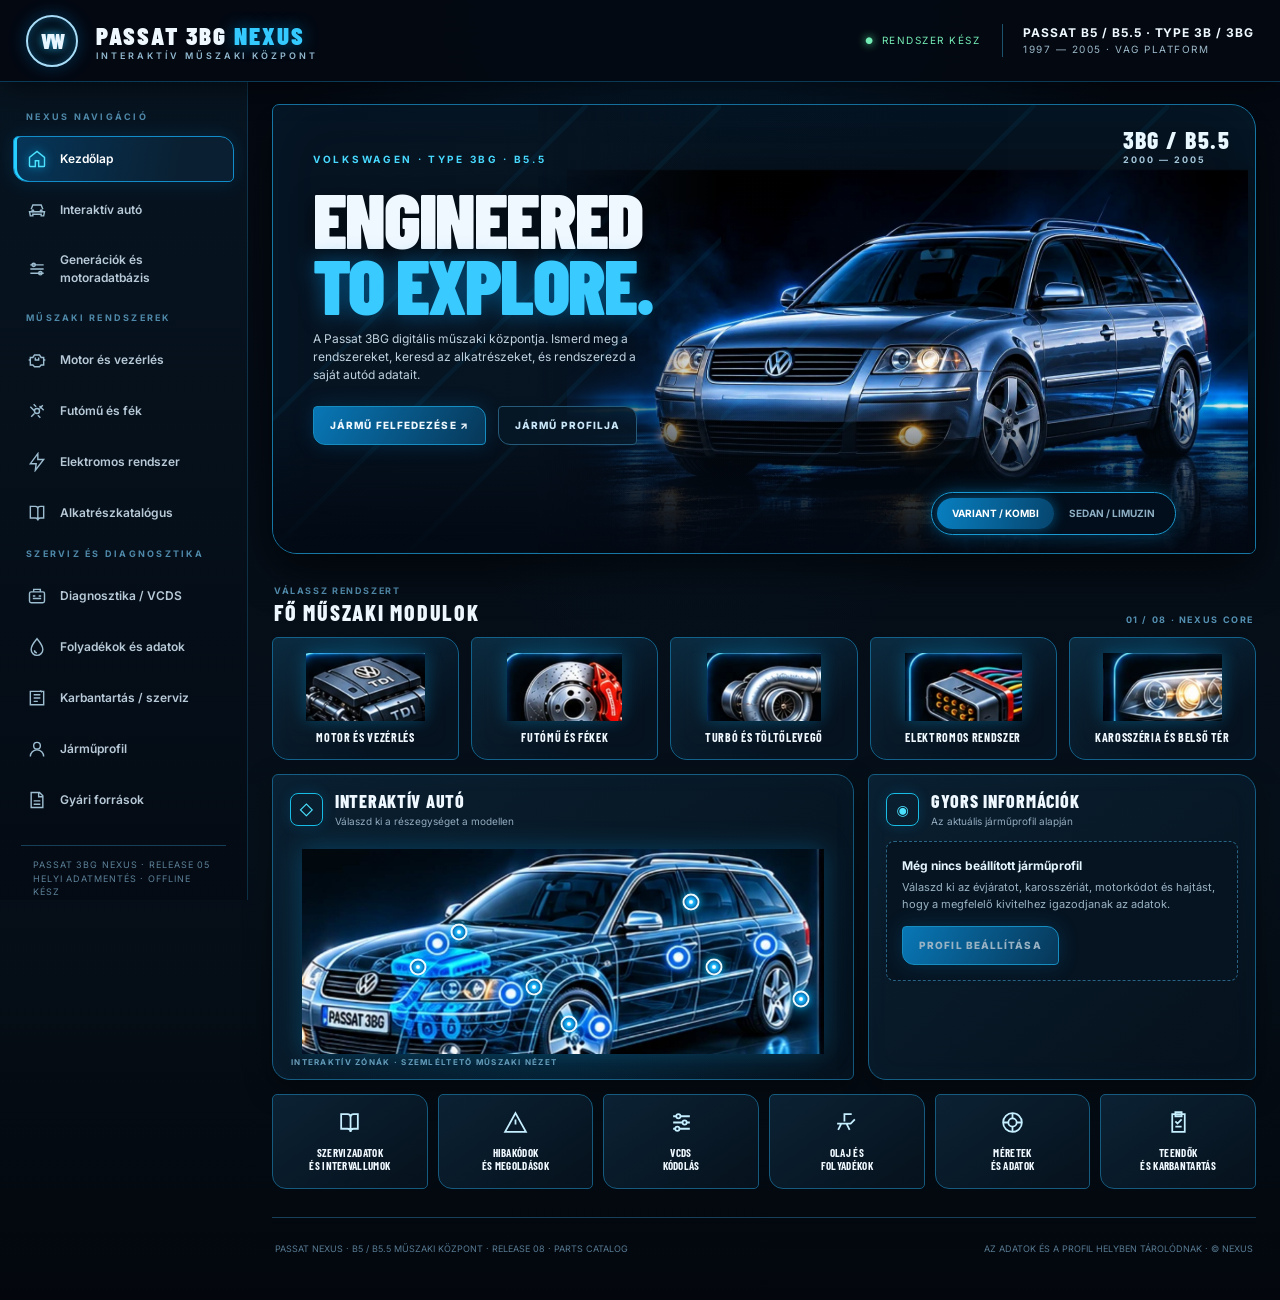
<file: PASSAT_NEXUS_INDEX_FRISSITES.html>
<!doctype html>
<html lang="hu">
<head>
<meta charset="utf-8"><meta name="viewport" content="width=device-width,initial-scale=1,viewport-fit=cover">
<meta name="theme-color" content="#050a12"><meta name="description" content="Passat 3BG Nexus – magyar nyelvű, interaktív műszaki tudásközpont a Volkswagen Volkswagen Passat B5 / 3B és B5.5 / 3BG modellekhez.">
<link rel="manifest" href="./manifest.webmanifest"><link rel="icon" href="./icon-192.png">
<title>PASSAT NEXUS · B5 / B5.5 műszaki központ</title>
<style>
@import url('https://fonts.googleapis.com/css2?family=Barlow+Condensed:wght@500;600;700;800;900&family=Inter:wght@400;500;600;700;800&display=swap');
:root{--bg:#040811;--bg2:#07121e;--panel:#071725;--panel2:#0a1c2b;--line:#124b6c;--blue:#00aeff;--cyan:#37e1ff;--white:#eff8ff;--muted:#8ca4b8;--soft:#c7d8e6;--gold:#f4bc61;--green:#6bf0bc;--shadow:0 16px 42px #0009;--glow:0 0 20px #00aaff42,0 0 48px #009dff1c}
*{box-sizing:border-box}html{scroll-behavior:smooth}body{margin:0;background:radial-gradient(ellipse at 55% -20%,#0751844d,transparent 44%),linear-gradient(180deg,#040811,#06101a 65%,#03070d);color:var(--white);font:14px/1.5 Inter,system-ui,sans-serif;min-height:100vh}button,input,select{font:inherit}button{color:inherit}a{color:#72d8ff;text-decoration:none}a:hover{text-decoration:underline}.app-header{height:82px;position:sticky;top:0;z-index:40;display:flex;align-items:center;gap:18px;padding:0 26px;background:#040912eF;border-bottom:1px solid #12628c90;backdrop-filter:blur(18px);box-shadow:0 6px 28px #0008}.vw-mark{width:52px;height:52px;border:2px solid #a7ddf8;border-radius:50%;display:grid;place-items:center;font:900 21px 'Barlow Condensed',sans-serif;letter-spacing:-2px;color:#e7f6ff;text-shadow:0 0 12px #27bfff;box-shadow:inset 0 0 12px #1faeff66,0 0 18px #009dff45;flex:none}.brand{font:900 25px 'Barlow Condensed',sans-serif;letter-spacing:.08em;text-transform:uppercase;white-space:nowrap}.brand span{color:#35caff;text-shadow:0 0 17px #00aaff75}.brand small{display:block;font:600 9px Inter,sans-serif;letter-spacing:.33em;color:#93b9d0;margin-top:0}.header-right{margin-left:auto;display:flex;align-items:center;gap:22px;color:#9db9ca;font-size:10px;letter-spacing:.15em}.model-tag{border-left:1px solid #1b526e;padding-left:20px}.model-tag b{display:block;color:#eff9ff;font-size:12px;letter-spacing:.08em}.status{color:#75edb6}.status:before{content:'●';font-size:9px;margin-right:7px;text-shadow:0 0 9px #5cf6a8}.layout{display:grid;grid-template-columns:248px minmax(0,1fr);max-width:1800px;margin:auto;min-height:calc(100vh - 82px)}.sidebar{position:sticky;top:82px;height:calc(100vh - 82px);padding:22px 13px 16px;background:linear-gradient(180deg,#071522f7,#040b14f5);border-right:1px solid #1450728a;display:flex;flex-direction:column;gap:5px;overflow:auto;z-index:20}.nav-caption{padding:7px 13px 9px;color:#4f89a9;font:700 9px Inter,sans-serif;letter-spacing:.25em}.nav-btn{display:flex;align-items:center;gap:13px;width:100%;padding:12px 13px;border:1px solid transparent;border-radius:5px 14px 5px 14px;background:transparent;color:#b8cad8;text-align:left;font-size:12px;font-weight:600;cursor:pointer;transition:.2s}.nav-btn svg{width:20px;height:20px;stroke:#9dbdd0;flex:none;stroke-width:1.7}.nav-btn:hover{color:white;background:#0a2032;border-color:#174d6b}.nav-btn.active{color:#fff;background:linear-gradient(100deg,#06365a,#0a2032 75%);border-color:#128dc9;box-shadow:inset 3px 0 #27d0ff,0 0 18px #008bdb2b}.nav-btn.active svg{stroke:#4be1ff;filter:drop-shadow(0 0 5px #00baff)}.sidebar-spacer{flex:1}.side-foot{margin:12px 8px 0;padding:12px;border-top:1px solid #153e57;color:#5d8198;font-size:9px;letter-spacing:.1em}.main{min-width:0;padding:22px 24px 44px;max-width:1550px;width:100%;margin:0 auto}.hero{position:relative;min-height:450px;overflow:hidden;border:1px solid #1677a4;border-radius:7px 25px 7px 25px;background:linear-gradient(90deg,#061321 0%,#071522c7 33%,#03111d00 68%),radial-gradient(ellipse at 76% 57%,#0a6caa66,transparent 50%),#061320;box-shadow:var(--shadow),inset 0 0 60px #00aaff0a}.hero:before{content:'';position:absolute;inset:0;background:linear-gradient(180deg,#06111b00 65%,#020812e8),url("data:image/svg+xml,%3Csvg viewBox='0 0 100 100' xmlns='http://www.w3.org/2000/svg'%3E%3Cpath d='M0 99L100 0M-30 100L70 0M30 100L130 0' stroke='%2300baff' stroke-opacity='.06'/%3E%3C/svg%3E");pointer-events:none;z-index:2}.hero-glow{position:absolute;inset:auto 0 0;height:1px;background:linear-gradient(90deg,transparent,#00c8ff,transparent);box-shadow:0 0 18px #00c8ff}.hero-copy{position:relative;z-index:4;padding:48px 0 38px 40px;max-width:440px}.eyebrow{font:700 10px Inter,sans-serif;letter-spacing:.27em;color:#47d9ff}.hero h1{font:900 clamp(48px,6vw,83px)/.86 'Barlow Condensed',sans-serif;letter-spacing:-.025em;margin:20px 0 13px;text-transform:uppercase;text-shadow:0 6px 22px #0009}.hero h1 span{color:#39caff;text-shadow:0 0 22px #008ddc88}.hero-copy p{color:#c0d2df;font-size:12px;max-width:330px}.hero-actions{display:flex;align-items:center;gap:12px;margin-top:22px;flex-wrap:wrap}.primary-btn,.outline-btn{border:1px solid #168dc0;background:linear-gradient(120deg,#0877b6,#073758);padding:11px 16px;border-radius:4px 12px 4px 12px;text-transform:uppercase;font-size:10px;font-weight:800;letter-spacing:.11em;cursor:pointer;box-shadow:0 0 20px #008ede38;transition:.2s}.primary-btn:hover,.outline-btn:hover{transform:translateY(-2px);box-shadow:0 0 25px #008ede70;border-color:#5de3ff}.outline-btn{background:#071827d9;color:#c9e7f8;border-color:#255a78;box-shadow:none}.hero-image-wrap{position:absolute;right:0;bottom:0;width:73%;height:100%;z-index:1;overflow:hidden}.hero-image-wrap:after{content:'';position:absolute;inset:0;background:linear-gradient(90deg,#061321 0%,#06132105 25%,transparent 70%),linear-gradient(0deg,#04101be0,transparent 35%);pointer-events:none}.hero-car{position:absolute;right:1%;bottom:0;width:95%;height:100%;object-fit:contain;object-position:center bottom;filter:drop-shadow(0 24px 28px #000b);transition:opacity .85s ease,transform 1.1s cubic-bezier(.2,.75,.25,1);will-change:opacity,transform}.hero-car.variant{opacity:1;transform:translateX(0) scale(1)}.hero-car.sedan{opacity:0;transform:translateX(85px) scale(.98);object-fit:contain;mix-blend-mode:normal;filter:drop-shadow(0 24px 28px #000b) contrast(1.02) saturate(1.04)}.hero.sedan-mode .hero-car.variant{opacity:0;transform:translateX(-90px) scale(.98)}.hero.sedan-mode .hero-car.sedan{opacity:1;transform:translateX(0) scale(1)}.body-switch{position:absolute;z-index:6;right:8%;bottom:18px;display:flex;align-items:center;gap:0;padding:5px;border:1px solid #1a9ad0;background:#03101ddc;backdrop-filter:blur(12px);border-radius:30px;box-shadow:0 0 19px #009de65a}.body-switch button{border:0;background:transparent;color:#8eafc4;padding:8px 15px;border-radius:25px;font-size:10px;font-weight:700;cursor:pointer}.body-switch button.active{background:linear-gradient(100deg,#087fc0,#06456e);color:white;box-shadow:0 0 13px #00aaff70}.hero-index{position:absolute;right:25px;top:20px;z-index:4;color:#a6c8dc;font:700 9px Inter,sans-serif;letter-spacing:.23em}.hero-index b{display:block;color:#e9f7ff;font:800 24px 'Barlow Condensed',sans-serif;letter-spacing:.06em}.section-head{display:flex;align-items:end;justify-content:space-between;gap:12px;margin:24px 2px 12px}.section-head h2{margin:0;font:800 22px 'Barlow Condensed',sans-serif;letter-spacing:.08em;text-transform:uppercase}.section-head small{font:700 9px Inter,sans-serif;color:#5591b2;letter-spacing:.18em}.module-grid{display:grid;grid-template-columns:repeat(5,minmax(0,1fr));gap:12px}.module-card{min-height:118px;position:relative;overflow:hidden;display:flex;flex-direction:column;align-items:center;justify-content:center;gap:9px;padding:15px 10px;border:1px solid #13628b;border-radius:6px 17px 6px 17px;background:linear-gradient(145deg,#0c2638,#06121f 75%);text-align:center;cursor:pointer;transition:.22s;box-shadow:inset 0 0 25px #00aaff09}.module-card:before{content:'';position:absolute;inset:0;background:radial-gradient(circle at 50% 0,#00aaff1e,transparent 70%)}.module-card:hover{transform:translateY(-4px);border-color:#38d9ff;box-shadow:var(--glow)}.module-card svg{width:31px;height:31px;color:#55d9ff;stroke-width:1.5;filter:drop-shadow(0 0 8px #009cdd77);z-index:1}.module-card .tile-asset{width:min(100%,145px);height:68px;object-fit:contain;z-index:1;filter:drop-shadow(0 0 8px #009cdd55)}.module-card strong{font:700 12px 'Barlow Condensed',sans-serif;letter-spacing:.055em;text-transform:uppercase;z-index:1}.dashboard-grid{display:grid;grid-template-columns:minmax(0,1.35fr) minmax(300px,.9fr);gap:14px;margin-top:14px}.glass-panel{border:1px solid #155d83;border-radius:6px 18px 6px 18px;background:linear-gradient(140deg,#0a2031f7,#06111cf7);box-shadow:0 10px 28px #0006,inset 0 0 28px #00aaff08;overflow:hidden}.panel-head{display:flex;align-items:center;gap:12px;padding:15px 17px 0}.panel-head .panel-icon{width:33px;height:33px;border:1px solid #18bce5;border-radius:8px;display:grid;place-items:center;color:#4be1ff;box-shadow:0 0 14px #00aaff27;flex:none}.panel-head h3{font:800 18px 'Barlow Condensed',sans-serif;letter-spacing:.04em;margin:0}.panel-head p{font-size:10px;color:#93acbf;margin:2px 0 0}.vehicle-diagram{position:relative;min-height:250px;padding:10px 12px 15px;display:grid;place-items:center}.vehicle-diagram.vehicle-illustration{background:radial-gradient(ellipse at 50% 80%,#007ebc24,transparent 65%)}.wireframe-image{position:relative;z-index:1;width:min(94%,650px);height:auto;max-height:100%;object-fit:contain;filter:drop-shadow(0 0 13px #009fe64a)}.vehicle-hotspot{position:absolute;z-index:5;width:17px;height:17px;border:2px solid #eafaff;border-radius:50%;padding:0;transform:translate(-50%,-50%);background:radial-gradient(circle,#f8ffff 0 14%,#20bbff 28%,#005ca1 76%);box-shadow:0 0 8px #00bdff,0 0 20px #00aaff66;cursor:pointer;transition:.18s}.vehicle-hotspot:hover{transform:translate(-50%,-50%) scale(1.28);background:#ffbd59;box-shadow:0 0 11px #ffc66e,0 0 22px #ff9d36}.vehicle-diagram svg{width:min(100%,650px);height:auto;filter:drop-shadow(0 0 9px #039adf38)}.car-shell{fill:#0a2c43;stroke:#2dcfff;stroke-width:2.2}.car-glass{fill:#0b1c2c;stroke:#4ab8e5;stroke-width:1.5}.car-line{fill:none;stroke:#42cfff;stroke-width:1.6;opacity:.83}.car-metal{fill:#153c54;stroke:#62dafa;stroke-width:1.4}.hotspot{cursor:pointer;fill:#00c4ff;stroke:#e8fbff;stroke-width:2.2;filter:drop-shadow(0 0 6px #00bfff);transition:.2s}.hotspot:hover,.hotspot.selected{fill:#ffc15e;stroke:#fff;filter:drop-shadow(0 0 10px #ffb54e);r:9}.diagram-caption{position:absolute;left:18px;bottom:12px;color:#6d9db8;font:700 8px Inter,sans-serif;letter-spacing:.16em}.spec-content{padding:12px 17px 18px}.spec-placeholder{padding:15px;border:1px dashed #286384;border-radius:8px;color:#9ab3c4;font-size:11px;background:#061421}.spec-placeholder strong{display:block;color:#e4f5ff;font-size:12px;margin-bottom:4px}.spec-row{display:flex;align-items:center;justify-content:space-between;gap:12px;padding:9px 11px;border-bottom:1px solid #18405a;font-size:11px}.spec-row:last-child{border:0}.spec-row span:first-child{color:#a7c3d4}.spec-row b{color:#f0f8ff;text-align:right}.quick-grid{display:grid;grid-template-columns:repeat(6,minmax(0,1fr));gap:10px;margin-top:14px}.quick-card{padding:13px 8px;border:1px solid #155b7f;background:linear-gradient(145deg,#0b2234,#06111c);border-radius:5px 14px 5px 14px;display:grid;place-items:center;gap:7px;min-height:95px;cursor:pointer;text-align:center;transition:.2s}.quick-card:hover{border-color:#37d9ff;box-shadow:var(--glow);transform:translateY(-3px)}.quick-card svg{width:25px;height:25px;color:#c6efff}.quick-card span{font:700 11px 'Barlow Condensed',sans-serif;line-height:1.15;text-transform:uppercase;letter-spacing:.03em}.page{display:none;animation:pageIn .25s ease}.page.active{display:block}@keyframes pageIn{from{opacity:0;transform:translateY(8px)}to{opacity:1;transform:none}}.page-title{display:flex;align-items:end;justify-content:space-between;gap:15px;margin:0 0 18px}.page-title h1{font:900 clamp(30px,4vw,46px)/.95 'Barlow Condensed',sans-serif;letter-spacing:.05em;text-transform:uppercase;margin:0}.page-title p{color:var(--muted);font-size:11px;margin:7px 0 0}.page-title .eyebrow{margin-bottom:7px}.content-grid{display:grid;grid-template-columns:1.25fr .75fr;gap:14px}.content-panel{padding:18px}.content-panel h2{font:800 20px 'Barlow Condensed',sans-serif;letter-spacing:.05em;margin:0 0 10px}.muted{color:var(--muted)}.small{font-size:11px}.searchbox{position:relative;margin:12px 0}.searchbox input{width:100%;border:1px solid #1c5a7b;border-radius:6px;background:#04111d;color:white;padding:13px 15px 13px 42px;outline:0}.searchbox input:focus,.field input:focus,.field select:focus{border-color:#2dcfff;box-shadow:0 0 0 3px #00aaff20}.searchbox svg{position:absolute;left:14px;top:13px;width:17px;color:#65c9ef}.list{display:grid;gap:8px}.list-row{display:flex;align-items:center;gap:12px;padding:12px;border:1px solid #143d57;background:#061522;border-radius:5px 12px 5px 12px}.list-row .row-icon{width:34px;height:34px;display:grid;place-items:center;background:#0a2b42;border:1px solid #1a678e;border-radius:8px;flex:none;color:#57d7ff}.list-row .row-icon svg{width:18px}.list-row .row-main{min-width:0;flex:1}.list-row strong{font-size:12px}.list-row small{display:block;font-size:10px;color:#8da7bb;margin-top:2px}.list-row .row-tag{font-size:9px;color:#79d8fa;border:1px solid #1b668a;border-radius:20px;padding:4px 7px;white-space:nowrap}.notice{padding:12px 14px;margin:12px 0;border-left:3px solid var(--gold);background:#2b2114;color:#ecd7b2;font-size:10px;border-radius:0 7px 7px 0}.info-box{padding:13px;border:1px solid #1b6387;background:#082136;border-radius:7px;color:#b9d9e9;font-size:11px;margin:12px 0}.chip-row{display:flex;gap:7px;flex-wrap:wrap;margin:12px 0}.chip{padding:7px 10px;border:1px solid #1a5677;border-radius:20px;background:#071927;color:#a9c9db;font-size:9px;cursor:pointer}.chip.active{background:#07517d;color:white;border-color:#25bce9}.form-grid{display:grid;grid-template-columns:repeat(2,minmax(0,1fr));gap:12px}.field{display:grid;gap:6px;color:#95b3c7;font-size:10px}.field input,.field select{width:100%;padding:11px 12px;border:1px solid #1b4e6a;border-radius:5px;background:#061522;color:#e8f6ff;outline:0}.field small{color:#6f8fa4;font-size:9px}.field.full{grid-column:1/-1}.btn-row{display:flex;gap:9px;flex-wrap:wrap;margin-top:14px}.ghost-btn{padding:10px 13px;border:1px solid #27617e;background:#071927;color:#c5e2f1;border-radius:4px 10px 4px 10px;font-size:10px;font-weight:700;cursor:pointer}.ghost-btn:hover{border-color:#47cefa}.table-wrap{overflow:auto;border:1px solid #17445f;border-radius:7px}table{width:100%;border-collapse:collapse;min-width:520px;font-size:11px}th,td{padding:11px 12px;text-align:left;border-bottom:1px solid #173b52}th{color:#69c9ed;background:#082033;font-size:9px;letter-spacing:.1em;text-transform:uppercase}td{color:#c4d7e3}tr:last-child td{border-bottom:0}.empty{padding:20px;text-align:center;color:#7998ac;font-size:11px}.footer{padding:24px 3px 0;margin-top:28px;border-top:1px solid #17415b;color:#587b93;font-size:9px;display:flex;justify-content:space-between;gap:10px;flex-wrap:wrap}.drawer-backdrop{position:fixed;inset:0;background:#0009;z-index:60;display:none}.drawer-backdrop.open{display:block}.drawer{position:absolute;right:0;top:0;height:100%;width:min(460px,92vw);overflow:auto;background:linear-gradient(150deg,#0a2437,#040c16);border-left:1px solid #168ec1;padding:23px;box-shadow:-20px 0 55px #000a}.drawer-close{float:right;border:1px solid #2b6584;background:#071927;color:#d8f2ff;border-radius:6px;padding:7px 10px;cursor:pointer}.drawer h2{font:800 28px 'Barlow Condensed',sans-serif;margin:24px 0 8px}.drawer p{font-size:12px;color:#a9c0cf}.drawer .drawer-section{border-top:1px solid #19445d;margin-top:17px;padding-top:15px}.mobile-menu{display:none}
@media(max-width:1120px){.layout{grid-template-columns:210px minmax(0,1fr)}.module-grid{grid-template-columns:repeat(3,1fr)}.quick-grid{grid-template-columns:repeat(3,1fr)}.hero-image-wrap{width:76%}.hero-copy{max-width:380px;padding-left:28px}.hero h1{font-size:65px}}
@media(max-width:760px){.app-header{height:65px;padding:0 14px;gap:10px}.vw-mark{width:41px;height:41px;font-size:18px}.brand{font-size:20px}.brand small{font-size:7px;letter-spacing:.2em}.header-right{font-size:0;gap:0}.model-tag{display:none}.status{font-size:8px}.layout{display:block;min-height:calc(100vh - 65px)}.sidebar{position:fixed;top:65px;left:0;bottom:0;width:min(290px,84vw);height:auto;transform:translateX(-103%);transition:transform .25s ease;box-shadow:18px 0 50px #0009}.sidebar.open{transform:translateX(0)}.mobile-menu{display:grid;place-items:center;width:36px;height:36px;border:1px solid #245b79;border-radius:8px;background:#071a2a;color:#a8e4ff}.mobile-menu svg{width:19px}.main{padding:12px 11px 35px}.hero{min-height:530px;border-radius:5px 18px 5px 18px}.hero-copy{padding:28px 20px 245px;max-width:100%}.hero h1{font-size:58px;margin-top:12px}.hero-copy p{max-width:260px;font-size:11px}.hero-image-wrap{width:100%;height:68%;bottom:40px}.hero-car{width:115%;right:-6%;height:100%;object-position:center bottom}.hero-index{top:auto;right:15px;bottom:93px;font-size:8px}.hero-index b{font-size:18px}.body-switch{right:50%;transform:translateX(50%);bottom:13px;white-space:nowrap}.body-switch button{padding:8px 12px;font-size:9px}.module-grid{grid-template-columns:repeat(2,minmax(0,1fr));gap:8px}.module-card{min-height:100px;padding:12px 6px}.module-card strong{font-size:11px}.dashboard-grid,.content-grid{grid-template-columns:1fr}.quick-grid{grid-template-columns:repeat(3,minmax(0,1fr));gap:8px}.quick-card{min-height:83px}.section-head{margin-top:20px}.section-head h2{font-size:20px}.page-title{align-items:start;flex-direction:column}.form-grid{grid-template-columns:1fr}.field.full{grid-column:auto}.vehicle-diagram{min-height:190px}.vehicle-diagram.vehicle-illustration{min-height:190px}.wireframe-image{width:100%}.vehicle-hotspot{width:15px;height:15px}.footer{font-size:8px}.panel-head h3{font-size:17px}}
@media(max-width:380px){.brand{font-size:17px}.hero h1{font-size:52px}.hero-copy{padding-left:16px}.body-switch button{padding:7px 9px}.quick-card span{font-size:10px}}
@media(prefers-reduced-motion:reduce){*,*:before,*:after{animation:none!important;transition:none!important;scroll-behavior:auto!important}}
</style>
</head>
<body>
<header class="app-header">
 <button class="mobile-menu" id="mobileMenu" aria-label="Menü megnyitása"><svg viewBox="0 0 24 24" fill="none" stroke="currentColor" stroke-width="2"><path d="M3 6h18M3 12h18M3 18h18"/></svg></button>
 <div class="vw-mark" aria-label="Volkswagen">VW</div><div class="brand">PASSAT 3BG <span>NEXUS</span><small>INTERAKTÍV MŰSZAKI KÖZPONT</small></div>
 <div class="header-right"><span class="status">RENDSZER KÉSZ</span><span class="model-tag"><b>PASSAT B5 / B5.5 · TYPE 3B / 3BG</b>1997 — 2005 · VAG PLATFORM</span></div>
</header>
<div class="layout">
<aside class="sidebar" id="sidebar">
 <div class="nav-caption">NEXUS NAVIGÁCIÓ</div>
 <button class="nav-btn active" data-page="home"><svg viewBox="0 0 24 24" fill="none" stroke="currentColor"><path d="m3 10 9-7 9 7v10a1 1 0 0 1-1 1h-6v-7h-4v7H4a1 1 0 0 1-1-1z"/></svg>Kezdőlap</button>
 <button class="nav-btn" data-page="explorer"><svg viewBox="0 0 24 24" fill="none" stroke="currentColor"><path d="m5 11 2-5h10l2 5M3 14h18l-1 5h-3v-2H7v2H4z"/><circle cx="7" cy="13" r="1"/><circle cx="17" cy="13" r="1"/></svg>Interaktív autó</button>
 <button class="nav-btn" data-page="generations"><svg viewBox="0 0 24 24" fill="none" stroke="currentColor"><path d="M4 7h16M4 12h16M4 17h16"/><circle cx="8" cy="7" r="2"/><circle cx="16" cy="17" r="2"/></svg>Generációk és motoradatbázis</button>
 <div class="nav-caption">MŰSZAKI RENDSZEREK</div>
 <button class="nav-btn" data-page="engine"><svg viewBox="0 0 24 24" fill="none" stroke="currentColor"><path d="M4 9h3l2-3h6l2 3h3v9h-3l-2 2H9l-2-2H4zM2 12h2m16 0h2M10 9v3h4V9"/></svg>Motor és vezérlés</button>
 <button class="nav-btn" data-page="chassis"><svg viewBox="0 0 24 24" fill="none" stroke="currentColor"><path d="m4 7 5 5m6-6 5 5M8 4l3 3m2 10 3 3M5 19l4-4m6-6 4-4"/><circle cx="12" cy="12" r="3"/></svg>Futómű és fék</button>
 <button class="nav-btn" data-page="electrics"><svg viewBox="0 0 24 24" fill="none" stroke="currentColor"><path d="M13 2 4 14h7l-1 8 10-13h-7z"/></svg>Elektromos rendszer</button>
 <button class="nav-btn" data-page="catalog"><svg viewBox="0 0 24 24" fill="none" stroke="currentColor"><path d="M4 4h6a3 3 0 0 1 3 3v14a3 3 0 0 0-3-3H4zM20 4h-4a3 3 0 0 0-3 3v14a3 3 0 0 1 3-3h4z"/></svg>Alkatrészkatalógus</button>
 <div class="nav-caption">SZERVIZ ÉS DIAGNOSZTIKA</div>
 <button class="nav-btn" data-page="diagnostics"><svg viewBox="0 0 24 24" fill="none" stroke="currentColor"><rect x="3" y="7" width="18" height="13" rx="2"/><path d="M8 7V4h8v3M7 12h3m4 0h3m-10 3h10"/></svg>Diagnosztika / VCDS</button>
 <button class="nav-btn" data-page="fluids"><svg viewBox="0 0 24 24" fill="none" stroke="currentColor"><path d="M12 2s7 8 7 13a7 7 0 0 1-14 0c0-5 7-13 7-13Z"/><path d="M9 16a3 3 0 0 0 3 3"/></svg>Folyadékok és adatok</button>
 <button class="nav-btn" data-page="service"><svg viewBox="0 0 24 24" fill="none" stroke="currentColor"><path d="M4 4h16v16H4zM8 8h8M8 12h8M8 16h5"/><path d="m16 3 2 2"/></svg>Karbantartás / szerviz</button>
 <button class="nav-btn" data-page="profile"><svg viewBox="0 0 24 24" fill="none" stroke="currentColor"><circle cx="12" cy="8" r="4"/><path d="M4 21a8 8 0 0 1 16 0"/></svg>Járműprofil</button>
 <button class="nav-btn" data-page="sources"><svg viewBox="0 0 24 24" fill="none" stroke="currentColor"><path d="M5 3h10l4 4v14H5zM14 3v5h5M8 13h8M8 17h8"/></svg>Gyári források</button>
 <div class="sidebar-spacer"></div><div class="side-foot">PASSAT 3BG NEXUS · RELEASE 05<br>HELYI ADATMENTÉS · OFFLINE KÉSZ</div>
</aside>
<main class="main">
<section class="page active" id="page-home">
 <section class="hero" id="hero">
  <div class="hero-copy"><div class="eyebrow">VOLKSWAGEN · TYPE 3BG · B5.5</div><h1>ENGINEERED<br><span>TO EXPLORE.</span></h1><p>A Passat 3BG digitális műszaki központja. Ismerd meg a rendszereket, keresd az alkatrészeket, és rendszerezd a saját autód adatait.</p><div class="hero-actions"><button class="primary-btn" data-go="explorer">JÁRMŰ FELFEDEZÉSE ↗</button><button class="outline-btn" data-go="profile">JÁRMŰ PROFILJA</button></div></div>
  <div class="hero-index"><b>3BG / B5.5</b>2000 — 2005</div>
  <div class="hero-image-wrap"><img class="hero-car variant" src="./passat-variant.webp" alt="Volkswagen Passat 3BG Variant – fotórealisztikus látványkép"><img class="hero-car sedan" id="sedanHero" src="./passat-sedan.webp" alt="Volkswagen Passat 3BG Limuzin – a Varianttal egységes, kék filmes látványvilág"></div>
  <div class="body-switch"><button class="active" id="variantBtn">VARIANT / KOMBI</button><button id="sedanBtn">SEDAN / LIMUZIN</button></div><div class="hero-glow"></div>
 </section>
 <div class="section-head"><div><small>VÁLASSZ RENDSZERT</small><h2>FŐ MŰSZAKI MODULOK</h2></div><small>01 / 08 · NEXUS CORE</small></div>
 <div class="module-grid">
  <button class="module-card" data-go="engine"><img class="tile-asset" src="./module-engine.webp" alt=""><strong>Motor és vezérlés</strong></button>
  <button class="module-card" data-go="chassis"><img class="tile-asset" src="./module-brakes.webp" alt=""><strong>Futómű és fékek</strong></button>
  <button class="module-card" data-go="engine"><img class="tile-asset" src="./module-turbo.webp" alt=""><strong>Turbó és töltőlevegő</strong></button>
  <button class="module-card" data-go="electrics"><img class="tile-asset" src="./module-electrical.webp" alt=""><strong>Elektromos rendszer</strong></button>
  <button class="module-card" data-go="catalog"><img class="tile-asset" src="./module-body.webp" alt=""><strong>Karosszéria és belső tér</strong></button>
 </div>
 <div class="dashboard-grid">
  <div class="glass-panel"><div class="panel-head"><div class="panel-icon">◇</div><div><h3>INTERAKTÍV AUTÓ</h3><p>Válaszd ki a részegységet a modellen</p></div></div>
   <div class="vehicle-diagram vehicle-illustration"><img class="wireframe-image" src="./wireframe-car.webp" alt="Passat 3BG szemléltető műszaki ábra">
    <button class="vehicle-hotspot" data-part="motor" style="left:25%;top:55%" aria-label="Motor"></button><button class="vehicle-hotspot" data-part="turbo" style="left:32%;top:41%" aria-label="Turbó"></button><button class="vehicle-hotspot" data-part="valto" style="left:45%;top:63%" aria-label="Váltó"></button><button class="vehicle-hotspot" data-part="felfuggesztes" style="left:51%;top:78%" aria-label="Felfüggesztés"></button><button class="vehicle-hotspot" data-part="fek" style="left:91%;top:68%" aria-label="Fék"></button><button class="vehicle-hotspot" data-part="elektromos" style="left:72%;top:29%" aria-label="Elektromos rendszer"></button><button class="vehicle-hotspot" data-part="karosszeria" style="left:76%;top:55%" aria-label="Karosszéria"></button><div class="diagram-caption">INTERAKTÍV ZÓNÁK · SZEMLÉLTETŐ MŰSZAKI NÉZET</div></div>
  </div>
  <div class="glass-panel"><div class="panel-head"><div class="panel-icon">◉</div><div><h3>GYORS INFORMÁCIÓK</h3><p>Az aktuális járműprofil alapján</p></div></div><div class="spec-content" id="quickSpecs"><div class="spec-placeholder"><strong>Még nincs beállított járműprofil</strong>Válaszd ki az évjáratot, karosszériát, motorkódot és hajtást, hogy az oldal a megfelelő Passat-változat adatait mutassa.<div class="btn-row"><button class="primary-btn" data-go="profile">PROFIL BEÁLLÍTÁSA</button></div></div></div></div>
 </div>
 <div class="quick-grid">
  <button class="quick-card" data-go="service"><svg viewBox="0 0 24 24" fill="none" stroke="currentColor" stroke-width="1.7"><path d="M4 4h6a3 3 0 0 1 3 3v14a3 3 0 0 0-3-3H4zM20 4h-4a3 3 0 0 0-3 3v14a3 3 0 0 1 3-3h4z"/></svg><span>Szervizadatok<br>és intervallumok</span></button>
  <button class="quick-card" data-go="diagnostics"><svg viewBox="0 0 24 24" fill="none" stroke="currentColor" stroke-width="1.7"><path d="m12 3 10 18H2z"/><path d="M12 9v5m0 3h.01"/></svg><span>Hibakódok<br>és megoldások</span></button>
  <button class="quick-card" data-go="diagnostics"><svg viewBox="0 0 24 24" fill="none" stroke="currentColor" stroke-width="1.7"><path d="M4 6h16M4 12h16M4 18h16"/><circle cx="9" cy="6" r="2" fill="#082033"/><circle cx="15" cy="12" r="2" fill="#082033"/><circle cx="8" cy="18" r="2" fill="#082033"/></svg><span>VCDS<br>kódolás</span></button>
  <button class="quick-card" data-go="fluids"><svg viewBox="0 0 24 24" fill="none" stroke="currentColor" stroke-width="1.7"><path d="M3 13h13l4-4M7 13l-3 6m8-6 3 6m-5-8V4h7"/></svg><span>Olaj és<br>folyadékok</span></button>
  <button class="quick-card" data-go="fluids"><svg viewBox="0 0 24 24" fill="none" stroke="currentColor" stroke-width="1.7"><circle cx="12" cy="12" r="9"/><circle cx="12" cy="12" r="4"/><path d="M12 3v5m9 4h-5m-4 9v-5m-9-4h5"/></svg><span>Méretek<br>és adatok</span></button>
  <button class="quick-card" data-go="service"><svg viewBox="0 0 24 24" fill="none" stroke="currentColor" stroke-width="1.7"><path d="M6 4h12v17H6zM9 2h6v4H9zM9 11l2 2 4-4m-6 7h6"/></svg><span>Teendők<br>és karbantartás</span></button>
 </div>
</section>
<section class="page" id="page-explorer">
 <div class="page-title"><div><div class="eyebrow">NEXUS / INTERACTIVE</div><h1>INTERAKTÍV JÁRMŰ</h1><p>Koppints a Passat 3BG egy-egy kiemelt területére a műszaki részletekért.</p></div><span class="row-tag">2D INTERAKTÍV NÉZET</span></div>
 <div class="content-grid"><div class="glass-panel"><div class="panel-head"><div class="panel-icon">◇</div><div><h3>PASSAT 3BG · RÉSZEGYSÉGEK</h3><p>A megjelölt zónák kiválaszthatók</p></div></div><div class="vehicle-diagram vehicle-illustration" style="min-height:300px"><img class="wireframe-image" src="./wireframe-car.webp" alt="Passat 3BG szemléltető műszaki ábra">
    <button class="vehicle-hotspot" data-part="motor" style="left:25%;top:55%" aria-label="Motor"></button><button class="vehicle-hotspot" data-part="turbo" style="left:32%;top:41%" aria-label="Turbó"></button><button class="vehicle-hotspot" data-part="valto" style="left:45%;top:63%" aria-label="Váltó"></button><button class="vehicle-hotspot" data-part="felfuggesztes" style="left:51%;top:78%" aria-label="Felfüggesztés"></button><button class="vehicle-hotspot" data-part="fek" style="left:91%;top:68%" aria-label="Fék"></button><button class="vehicle-hotspot" data-part="elektromos" style="left:72%;top:29%" aria-label="Elektromos rendszer"></button><button class="vehicle-hotspot" data-part="karosszeria" style="left:76%;top:55%" aria-label="Karosszéria"></button></div></div>
 <div class="glass-panel content-panel" id="partDetail"><div class="eyebrow">RÉSZEGYSÉG ADATLAP</div><h2>Válassz egy zónát</h2><p class="muted small">A modellre koppintva megjelenik a kiválasztott rész ismertetője, a fontos azonosítási szempontok és a kapcsolódó műszaki modul.</p></div></div>
 <div class="notice">A járműmodell interaktív, szemléltető 2D ábra, nem gyári CAD-adat vagy hiteles robbantott rajz. A gyári rajzokhoz a Volkswagen erWin és az alkatrészkatalógus szolgál hivatkozásként.</div>
</section>
<section class="page" id="page-engine"><div class="page-title"><div><div class="eyebrow">POWERTRAIN / ENGINE</div><h1>MOTOR ÉS VEZÉRLÉS</h1><p>Motorcsaládok, turbófeltöltés, vezérlés és kapcsolódó rendszerek.</p></div></div><div class="content-grid"><div class="glass-panel content-panel"><h2>FŐ RENDSZEREK</h2><div class="list" id="engineList"></div></div><div class="glass-panel content-panel"><h2>MOTORAZONOSÍTÁS</h2><p class="muted small">A motorkód döntő fontosságú az alkatrészek, műszaki értékek és javítási eljárások kiválasztásánál.</p><div class="info-box">Példák a 3BG-ben előforduló motorcsaládokra: 1.9 TDI, 2.5 V6 TDI, benzines 1.6 / 1.8T / 2.0 / V5 / V6 / W8 kivitelek. A pontos választék évjárat és piac szerint változik.</div><button class="primary-btn" data-go="profile">MOTORKÓD BEÁLLÍTÁSA</button></div></div></section>
<section class="page" id="page-chassis"><div class="page-title"><div><div class="eyebrow">CHASSIS / BRAKES</div><h1>FUTÓMŰ ÉS FÉKRENDSZER</h1><p>Futómű-alkatrészek, fékek, ABS/ESP és 4Motion hajtás.</p></div></div><div class="glass-panel content-panel"><div class="list" id="chassisList"></div><div class="notice">Fék- és futóműalkatrész rendelés előtt ellenőrizd a tengelyterhelést, PR-kódot, féktárcsa-méretet, oldaliságot és a hajtásváltozatot.</div></div></section>
<section class="page" id="page-electrics"><div class="page-title"><div><div class="eyebrow">ELECTRICAL / CONTROL UNITS</div><h1>ELEKTROMOS RENDSZER</h1><p>Vezérlőegységek, érzékelők, komfortelektronika és hálózat.</p></div></div><div class="glass-panel content-panel"><div class="list" id="electricsList"></div></div></section>
<section class="page" id="page-catalog"><div class="page-title"><div><div class="eyebrow">ORIGINAL PARTS / LOOKUP</div><h1>ALKATRÉSZKATALÓGUS</h1><p>Keresés Passat 3BG alkatrészcsoportok között. Cikkszámot csak hiteles azonosítás után adj meg.</p></div></div><div class="glass-panel content-panel"><div class="searchbox"><svg viewBox="0 0 24 24" fill="none" stroke="currentColor" stroke-width="2"><circle cx="11" cy="11" r="7"/><path d="m16 16 5 5"/></svg><input id="catalogSearch" placeholder="Keresés: turbó, lengőkar, vízpumpa, ajtózár…"></div><div class="chip-row" id="catalogFilters"><button class="chip active" data-filter="all">ÖSSZES</button><button class="chip" data-filter="motor">MOTOR</button><button class="chip" data-filter="futomu">FUTÓMŰ / FÉK</button><button class="chip" data-filter="karosszeria">KAROSSZÉRIA</button><button class="chip" data-filter="elektromos">ELEKTROMOS</button></div><div class="muted small" id="catalogCount" aria-live="polite"></div><div class="list" id="catalogList"></div><div class="notice">A katalógus a weboldal műszaki moduljaiban felsorolt alkatrészeket egy közös keresőbe rendezi. A hitelesített VW OE- és gyártói referenciaszámokat külön jelöljük. Ahol még nincs igazolt cikkszám, ott ezt nyíltan feltüntetjük; rendelés előtt VIN, PR-kód, motorkód, váltókód és gyártási dátum szerinti ellenőrzés szükséges.</div></div></section>
<section class="page" id="page-diagnostics"><div class="page-title"><div><div class="eyebrow">VAG / VCDS / DTC</div><h1>DIAGNOSZTIKA ÉS HIBAKÓDOK</h1><p>Általános OBD hibakódok és VAG vezérlőegység-tájékozódás.</p></div></div><div class="content-grid"><div class="glass-panel content-panel"><h2>HIBAKÓD-KERESŐ</h2><div class="searchbox"><svg viewBox="0 0 24 24" fill="none" stroke="currentColor" stroke-width="2"><circle cx="11" cy="11" r="7"/><path d="m16 16 5 5"/></svg><input id="dtcSearch" placeholder="Például: P0299, töltőnyomás, EGR…"></div><div class="list" id="dtcList"></div></div><div class="glass-panel content-panel"><h2>VEZÉRLŐEGYSÉG-CÍMEK</h2><div class="list" id="ecuList"></div><div class="notice">A hibakód önmagában nem jelent biztos alkatrészhibát. A vezérlőegység pontos azonosítóját, hibakörnyezetét és élőadatait is vizsgáld meg.</div></div></div></section>
<section class="page" id="page-fluids"><div class="page-title"><div><div class="eyebrow">TECHNICAL DATA / FLUIDS</div><h1>FOLYADÉKOK ÉS MŰSZAKI ADATOK</h1><p>Folyadékok és méretek – mindig a konkrét motor- és váltóváltozathoz igazítva.</p></div></div><div class="content-grid"><div class="glass-panel content-panel"><h2>FOLYADÉKOK</h2><div class="list" id="fluidsList"></div></div><div class="glass-panel content-panel"><h2>GYÁRI MÉRETADATOK</h2><div class="info-box"><strong>Karosszériaváltozat szerinti adatok</strong><br>A Sedan és a Variant méretei eltérnek. A pontos kivitel és modellév kiválasztása szükséges.</div><div class="list-row"><div class="row-main"><strong>Passat 3BG Sedan / Limousine</strong><small>Hosszúság kb. 4703 mm · szélesség 1746 mm · magasság 1462 mm (MY 2001 specifikáció)</small></div></div><div class="list-row"><div class="row-main"><strong>Passat 3BG Variant</strong><small>Hosszúság kb. 4682 mm · szélesség 1746 mm · magasság 1470 mm (MY 2001 specifikáció)</small></div></div><p class="muted small">Forrás: Volkswagen SSP 251. Egyes adatok modellév és karosszéria szerint változhatnak.</p></div></div></section>
<section class="page" id="page-generations">
 <div class="page-title"><div><div class="eyebrow">MODEL ARCHIVE / ENGINE DATABASE</div><h1>B5 ÉS B5.5 GENERÁCIÓK</h1><p>Generációválasztó és tájékoztató motorkód-adatbázis a Passat 3B / 3BG modellekhez.</p></div></div>
 <div class="content-grid">
  <div class="glass-panel content-panel">
   <h2>GENERÁCIÓ KIVÁLASZTÁSA</h2>
   <div class="chip-row" id="generationFilters">
    <button class="chip active" data-generation="all">MINDKÉT GENERÁCIÓ</button>
    <button class="chip" data-generation="b5">B5 / 3B</button>
    <button class="chip" data-generation="b55">B5.5 / 3BG</button>
   </div>
   <div id="generationOverview" class="info-box">Válassz generációt a főbb különbségek megtekintéséhez.</div>
   <div class="notice">A 2000-es év átmeneti lehet: a modellév, a gyártási dátum és a VIN alapján kell eldönteni, hogy B5 vagy B5.5 kivitelről van-e szó. Az évszám önmagában nem mindig elég.</div>
  </div>
  <div class="glass-panel content-panel">
   <h2>AZONOSÍTÁSI SZEMPONTOK</h2>
   <div class="list">
    <div class="list-row"><span class="row-icon">01</span><div class="row-main"><strong>VIN és gyártási dátum</strong><small>A legbiztosabb kiindulási pont az alvázszám és a gyártási adat.</small></div></div>
    <div class="list-row"><span class="row-icon">02</span><div class="row-main"><strong>Motorkód</strong><small>A motorcsalád és a pontos kód határozza meg a kompatibilitást.</small></div></div>
    <div class="list-row"><span class="row-icon">03</span><div class="row-main"><strong>Váltó- és PR-kód</strong><small>Hajtás, fék, futómű és egyes alkatrészek kiválasztásához szükséges.</small></div></div>
   </div>
  </div>
 </div>
 <div class="glass-panel content-panel" style="margin-top:14px">
  <div class="row" style="display:flex;align-items:center;justify-content:space-between;gap:10px;flex-wrap:wrap"><h2 style="margin:0">MOTORKÓD-KERESŐ</h2><span class="row-tag">PÉLDÁK · NEM TELJES LISTA</span></div>
  <div class="searchbox"><svg viewBox="0 0 24 24" fill="none" stroke="currentColor" stroke-width="2"><circle cx="11" cy="11" r="7"/><path d="m16 16 5 5"/></svg><input id="engineCodeSearch" placeholder="Keresés: AWX, AVF, AWT, 1.9 TDI, benzines…"></div>
  <div class="chip-row" id="engineFuelFilters"><button class="chip active" data-fuel="all">ÖSSZES</button><button class="chip" data-fuel="Diesel">DÍZEL</button><button class="chip" data-fuel="Benzin">BENZIN</button></div>
  <div class="table-wrap"><table><thead><tr><th>Generáció</th><th>Motor / teljesítménycsalád</th><th>Motorkód-példák</th><th>Üzemanyag</th></tr></thead><tbody id="engineCodeRows"></tbody></table></div>
  <p class="muted small">A felsorolt kódok tájékoztató példák. Piac, modellév, teljesítmény és emissziós kivitel szerint további változatok léteznek. Alkatrészrendeléshez a jármű saját motorkódját ellenőrizd a járműadat-matricán, szervizfüzetben vagy VIN-alapú gyári katalógusban.</p>
 </div>
</section>
<section class="page" id="page-service"><div class="page-title"><div><div class="eyebrow">MAINTENANCE / SERVICE LOG</div><h1>KARBANTARTÁS ÉS SZERVIZNAPLÓ</h1><p>Vezesd a saját Passatod javításait és következő teendőit – az adatok ezen az eszközön maradnak.</p></div></div><div class="content-grid"><div class="glass-panel content-panel"><h2>ÚJ SZERVIZESEMÉNY</h2><form id="serviceForm"><div class="form-grid"><label class="field">Dátum<input id="svcDate" type="date" required></label><label class="field">Kilométeróra<input id="svcKm" type="number" min="0" placeholder="pl. 285000"></label><label class="field full">Elvégzett munka / alkatrész<input id="svcTask" required placeholder="pl. olajcsere, vezérlés, fékbetét"></label><label class="field full">Megjegyzés<input id="svcNote" placeholder="Márka, cikkszám, műhely, egyéb adat"></label></div><div class="btn-row"><button class="primary-btn" type="submit">BEJEGYZÉS MENTÉSE</button></div></form></div><div class="glass-panel content-panel"><h2>SAJÁT SZERVIZNAPLÓ</h2><div class="list" id="serviceLog"></div><div class="btn-row"><button class="ghost-btn" id="exportLog">NAPLÓ EXPORTÁLÁSA (.CSV)</button></div></div></div></section>
<section class="page" id="page-profile"><div class="page-title"><div><div class="eyebrow">VEHICLE ID / LOCAL PROFILE</div><h1>JÁRMŰPROFIL</h1><p>Azonosítsd a saját Passat B5 / 3B vagy B5.5 / 3BG modelledet, hogy a felület a megfelelő kivitelhez igazodjon.</p></div></div><div class="content-grid"><div class="glass-panel content-panel"><h2>JÁRMŰ AZONOSÍTÁSA</h2><form id="profileForm"><div class="form-grid"><label class="field">Generáció<select id="profileGeneration"><option value="">Válassz…</option><option value="B5 / 3B">B5 / 3B</option><option value="B5.5 / 3BG">B5.5 / 3BG</option></select></label><label class="field">Modellév<select id="profileYear"><option value="">Válassz…</option><option>2000</option><option>2001</option><option>2002</option><option>2003</option><option>2004</option><option>2005</option></select></label><label class="field">Karosszéria<select id="profileBody"><option value="">Válassz…</option><option>Sedan / Limousine</option><option>Variant / Kombi</option></select></label><label class="field">Motorkód<input id="profileEngine" placeholder="pl. AVB, AWX, AVF…"></label><label class="field">Üzemanyag<select id="profileFuel"><option value="">Válassz…</option><option>Diesel</option><option>Benzin</option></select></label><label class="field">Hajtás<select id="profileDrive"><option value="">Válassz…</option><option>Elsőkerék-meghajtás</option><option>4Motion</option></select></label><label class="field">Váltó / váltókód<input id="profileGear" placeholder="pl. kézi / automata, kód"></label><label class="field">PR-kód<input id="profilePR" placeholder="fék / futómű / felszereltség"></label><label class="field">VIN (opcionális<input id="profileVin" maxlength="17" placeholder="17 karakter – helyi mentés"></label><label class="field">Kilométeróra<input id="profileOdo" type="number" min="0" placeholder="aktuális km"></label></div><div class="btn-row"><button class="primary-btn" type="submit">PROFIL MENTÉSE</button><button class="ghost-btn" type="button" id="clearProfile">ADATOK TÖRLÉSE</button></div><div class="btn-row" style="margin-top:10px"><button class="ghost-btn" type="button" id="exportProfile">PROFIL EXPORTÁLÁSA (.JSON)</button><button class="ghost-btn" type="button" id="importProfileBtn">PROFIL IMPORTÁLÁSA (.JSON)</button><input id="importProfileFile" type="file" accept=".json,application/json" hidden></div><p class="muted small">A JSON-fájl a járműprofil adatait tartalmazza. Másik telefonon ugyanitt importálható.</p></form><p id="profileMsg" class="muted small" role="status" aria-live="polite"></p></div><div class="glass-panel content-panel"><h2>MIÉRT FONTOS?</h2><div class="list-row"><div class="row-icon">01</div><div class="row-main"><strong>Motorkód</strong><small>Motor- és turbóalkatrészek, érzékelők és javítási eljárások.</small></div></div><div class="list-row"><div class="row-icon">02</div><div class="row-main"><strong>PR-kód / felszereltség</strong><small>Fék, futómű és egyes karosszériaelemek pontos illesztése.</small></div></div><div class="list-row"><div class="row-icon">03</div><div class="row-main"><strong>VIN / gyártási idő</strong><small>Gyári alkatrész-kiválasztás és modellfrissítési eltérések.</small></div></div><div class="notice">A profil kizárólag a böngésző helyi tárhelyére kerül mentésre. Nem küldi el a VIN-t vagy más adatot külső szerverre.</div></div></div></section>
<section class="page" id="page-sources"><div class="page-title"><div><div class="eyebrow">DOCUMENTATION / REFERENCES</div><h1>GYÁRI FORRÁSOK ÉS DOKUMENTUMOK</h1><p>Hivatalos és szakmai források a pontos azonosításhoz és javításhoz.</p></div></div><div class="glass-panel content-panel"><div class="list">
 <div class="list-row"><div class="row-icon">VW</div><div class="row-main"><strong>Volkswagen erWin</strong><small>Gyári javítási útmutatók, kapcsolási rajzok, műszaki leírások és szervizinformációk.</small><a href="https://volkswagen.erwin-store.com/" target="_blank" rel="noopener">Megnyitás ↗</a></div><span class="row-tag">GYÁRI</span></div>
 <div class="list-row"><div class="row-icon">OE</div><div class="row-main"><strong>partslink24 – Original Teile</strong><small>Gyári alkatrész-azonosítás, VIN- és PR-kód alapú katalógus.</small><a href="https://www.partslink24.com/" target="_blank" rel="noopener">Megnyitás ↗</a></div><span class="row-tag">KATALÓGUS</span></div>
 <div class="list-row"><div class="row-icon">SSP</div><div class="row-main"><strong>Volkswagen Self-Study Programme 251</strong><small>Passat 2001 műszaki ismertető – karosszéria, méretek és rendszerek.</small><a href="https://www.vaglinks.com/Docs/SSP/VWUSA.COM_SSP_251_Passat_B5.5.pdf" target="_blank" rel="noopener">PDF megnyitása ↗</a></div><span class="row-tag">SSP 251</span></div>
 <div class="list-row"><div class="row-icon">VCDS</div><div class="row-main"><strong>Ross-Tech Wiki – VW Passat 3B</strong><small>VAG diagnosztikai vezérlők, hibakódok és VCDS tudásanyag.</small><a href="https://wiki.ross-tech.com/wiki/index.php/VW_Passat_%283B%29" target="_blank" rel="noopener">Megnyitás ↗</a></div><span class="row-tag">DIAGNOSZTIKA</span></div>
 <div class="list-row"><div class="row-icon">DATA</div><div class="row-main"><strong>ADAC Gebrauchtwageninformation</strong><small>Passat generációk, karosszériaváltozatok és típusadatok.</small><a href="https://assets.adac.de/image/upload/Autodatenbank/GWInfo/gw0035-vw-passat-1996-2005-diesel-bericht.pdf" target="_blank" rel="noopener">PDF megnyitása ↗</a></div><span class="row-tag">ADAC</span></div>
 </div></div></section>
<div class="footer"><span>PASSAT NEXUS · B5 / B5.5 MŰSZAKI KÖZPONT · RELEASE 08 · PARTS CATALOG</span><span>AZ ADATOK ÉS A PROFIL HELYBEN TÁROLÓDNAK · © NEXUS</span></div>
</main></div>
<div class="drawer-backdrop" id="drawerBackdrop"><aside class="drawer"><button class="drawer-close" id="drawerClose">BEZÁR ×</button><div class="eyebrow">NEXUS COMPONENT</div><h2 id="drawerTitle">Műszaki részlet</h2><p id="drawerText"></p><div class="drawer-section" id="drawerBody"></div><div class="drawer-section"><button class="primary-btn" data-go="catalog" id="drawerCatalog">KAPCSOLÓDÓ ALKATRÉSZEK</button></div></aside></div>
<script>
const $=s=>document.querySelector(s), $$=s=>[...document.querySelectorAll(s)];
const icon=(txt)=>`<span class="row-icon">${txt}</span>`;
const partData={motor:{title:'Motor és vezérlés',text:'A motorváltozat pontos azonosítása nélkülözhetetlen. A vezérlés, tömítések, szűrők, befecskendezés és érzékelők cikkszáma motorkód és gyártási dátum szerint eltérhet.',rows:['Hengerfej és szelepfedél','Vezérműtengely és vezérműhajtás','Olajszivattyú, olajteknő és kenési rendszer','Hűtőrendszer, termosztát és vízpumpa'],tag:'MOTORKÓD SZÜKSÉGES'},turbo:{title:'Turbó és töltőlevegő',text:'A turbófeltöltő és a töltőnyomás-szabályozás motorváltozatonként eltér. A hibakeresésnél a vákuumrendszer, N75, aktuátor, csövek és érzékelők együttes ellenőrzése szükséges.',rows:['Turbófeltöltő és aktuátor','Vákuumcsövek és visszacsapó szelepek','N75 töltőnyomás-szabályzó','Intercooler és töltőlevegő-csövek'],tag:'MOTORVÁLTOZAT FÜGGŐ'},valto:{title:'Kuplung és sebességváltó',text:'A kuplung, lendkerék, féltengely és váltó alkatrészeit a váltókód, a motorkód és az elsőkerék-/4Motion hajtás alapján kell kiválasztani.',rows:['Kuplungszerkezet és tárcsa','Lendkerék – kivitel ellenőrzendő','Váltóház és kapcsolószerkezet','Féltengelyek és csuklók'],tag:'VÁLTÓKÓD SZÜKSÉGES'},felfuggesztes:{title:'Futómű és felfüggesztés',text:'A többlengőkaros futómű alkatrészei oldal, tengelyterhelés és PR-kód alapján választhatók ki.',rows:['Felső és alsó lengőkarok','Gömbfejek és szilentblokkok','Rugó és lengéscsillapító','Kerékcsapágy és csonkállvány'],tag:'PR-KÓD / TENGELYTERHELÉS'},fek:{title:'Fékrendszer és ABS',text:'A féktárcsa, betét, nyereg és ABS-elemek kivitele a PR-kód, tárcsaátmérő és felszereltség függvénye.',rows:['Első és hátsó féktárcsák','Fékbetétek és féknyergek','ABS/ESP jeladók és vezérlő','Fékcsövek és kézifék'],tag:'FÉK-PR-KÓD SZÜKSÉGES'},elektromos:{title:'Elektromos rendszer',text:'A vezérlőegység, kábelköteg, érzékelők és komfortelektronika pontos változata diagnosztikai azonosító szerint ellenőrizendő.',rows:['Motorvezérlő és jeladók','ABS/ESP és légzsák vezérlők','Komfortmodul és központi zár','Műszeregység és immobilizer'],tag:'VEZÉRLŐAZONOSÍTÓ SZÜKSÉGES'},karosszeria:{title:'Karosszéria és belső tér',text:'A Sedan és Variant karosszériaelemei eltérhetnek. Az ajtó, zár, ablakemelő és csomagtérajtó alkatrészét karosszériatípus szerint válaszd ki.',rows:['Lökhárítók, sárvédők és motorháztető','Ajtózárak és kilincsek','Ablakemelő szerkezetek','Variant csomagtérajtó és zárszerkezet'],tag:'KAROSSZÉRIA TÍPUS SZERINT'}};
function go(page){$$('.page').forEach(p=>p.classList.toggle('active',p.id==='page-'+page));$$('.nav-btn').forEach(b=>b.classList.toggle('active',b.dataset.page===page));$('#sidebar').classList.remove('open');window.scrollTo({top:0,behavior:'smooth'});if(page==='profile')loadProfile();if(page==='service')renderService();}
$$('[data-page]').forEach(b=>b.addEventListener('click',()=>go(b.dataset.page)));$$('[data-go]').forEach(b=>b.addEventListener('click',()=>go(b.dataset.go)));$('#mobileMenu').onclick=()=>$('#sidebar').classList.toggle('open');
function toggleBody(body){const hero=$('#hero');hero.classList.toggle('sedan-mode',body==='sedan');$('#variantBtn').classList.toggle('active',body==='variant');$('#sedanBtn').classList.toggle('active',body==='sedan');}
$('#variantBtn').onclick=()=>toggleBody('variant');$('#sedanBtn').onclick=()=>toggleBody('sedan');
function showPart(key){const p=partData[key];if(!p)return;$('#drawerTitle').textContent=p.title;$('#drawerText').textContent=p.text;$('#drawerBody').innerHTML='<div class="eyebrow">KAPCSOLÓDÓ EGYSÉGEK</div><div class="list" style="margin-top:10px">'+p.rows.map((r,i)=>`<div class="list-row"><span class="row-icon">0${i+1}</span><div class="row-main"><strong>${r}</strong><small>Illesztés: VIN / motorkód / PR-kód szerint ellenőrizendő.</small></div></div>`).join('')+'</div><div class="info-box">'+p.tag+' · Gyári OE-cikkszámot csak azonosított jármű alapján szabad megadni.</div>';$('#drawerBackdrop').classList.add('open');}
$$('.hotspot, .vehicle-hotspot').forEach(h=>h.addEventListener('click',()=>showPart(h.dataset.part)));$('#drawerClose').onclick=()=>$('#drawerBackdrop').classList.remove('open');$('#drawerBackdrop').addEventListener('click',e=>{if(e.target.id==='drawerBackdrop')e.currentTarget.classList.remove('open')});
function makeRow(title,desc,tag='RÉSZEGYSÉG',n='◇'){return `<div class="list-row">${icon(n)}<div class="row-main"><strong>${title}</strong><small>${desc}</small></div><span class="row-tag">${tag}</span></div>`}
const engineItems=[['Motorvezérlés és mechanika','Hengerfej, szelepek, vezérműtengely, tömítések','MOTORKÓD','01'],['Vezérműhajtás','Szíj/lánc kivitel, görgők, feszítő és vízpumpa','MOTORKÓD','02'],['Befecskendező rendszer','Adagoló / PD / benzines befecskendezés – kivitel szerint','MOTORCSALÁD','03'],['Turbófeltöltés','Turbó, vákuumvezérlés, N75, intercooler','MOTORKÓD','04'],['Kenés és hűtés','Olajpumpa, olajhűtő, termosztát, hűtő és ventilátor','MOTORCSALÁD','05'],['Szívó- és kipufogórendszer','MAF, EGR, szívósor, katalizátor és kipufogó','MOTORCSALÁD','06']];$('#engineList').innerHTML=engineItems.map(x=>makeRow(...x)).join('');
const chassisItems=[['Első futómű','Többlengőkaros futómű, karok, szilentek, gömbfejek','PR-KÓD','01'],['Hátsó futómű','Rugók, lengéscsillapítók, karok és kerékcsapágyak','KIVITEL','02'],['Első / hátsó fékek','Tárcsa, betét, féknyereg és féknyereg-tartó','FÉK-PR','03'],['ABS / ESP','Hidraulikaegység, vezérlő, kerékfordulatszám-jeladók','VEZÉRLŐ','04'],['4Motion hajtás','Kardántengely, differenciálmű és kapcsolódó elemek','4MOTION','05']];$('#chassisList').innerHTML=chassisItems.map(x=>makeRow(...x)).join('');
const electricalItems=[['Motorvezérlő ECU','Motorvezérlés, mérési blokkok és hibamemória','01 – ENGINE'],['ABS / ESP','Fékelektronikai vezérlő és jeladók','03 – ABS'],['Légzsák','Légzsákvezérlő, érzékelők és övfeszítők','15 – AIRBAG'],['Műszeregység','Műszercsoport, immobilizer-funkciók','17 – INSTRUMENTS'],['CAN Gateway','Kommunikációs hálózat és vezérlőkapcsolat','19 – GATEWAY'],['Komfortelektronika','Központi zár, ablakemelők és komfortmodul','35 / 46 – COMFORT'],['Klímavezérlő','Kézi klíma / Climatronic vezérlés','08 – HVAC']];$('#electricsList').innerHTML=electricalItems.map(x=>makeRow(x[0],x[1],x[2],'⌁')).join('');
const catalogData=[["Hengerblokk","motor","Blokk, perselyezés és motorváltozat szerinti kivitel","B5 / 3B és B5.5 / 3BG; pontos kivitel VIN szerint","Gyári OE-szám VIN/PR/motorkód alapján ellenőrizendő.","","","https://www.partslink24.com/"],["Hengerfej","motor","Komplett hengerfej, szelepülékek és motorkód szerinti eltérések","B5 / 3B és B5.5 / 3BG; pontos kivitel VIN szerint","Gyári OE-szám VIN/PR/motorkód alapján ellenőrizendő.","","","https://www.partslink24.com/"],["Hengerfejtömítés","motor","Vastagság és furatméret motorazonosító szerint","B5 / 3B és B5.5 / 3BG; pontos kivitel VIN szerint","Gyári OE-szám VIN/PR/motorkód alapján ellenőrizendő.","","","https://www.partslink24.com/"],["Szelepfedél","motor","Fedél, tömítés és kartergáz-csatlakozások","B5 / 3B és B5.5 / 3BG; pontos kivitel VIN szerint","Gyári OE-szám VIN/PR/motorkód alapján ellenőrizendő.","","","https://www.partslink24.com/"],["Szelepek és szeleprugók","motor","Szívó-/kipufogószelepek, rugók, tányérok","B5 / 3B és B5.5 / 3BG; pontos kivitel VIN szerint","Gyári OE-szám VIN/PR/motorkód alapján ellenőrizendő.","","","https://www.partslink24.com/"],["Vezérműtengely","motor","Tengely, csapágyazás és vezérléskivitel","B5 / 3B és B5.5 / 3BG; pontos kivitel VIN szerint","Gyári OE-szám VIN/PR/motorkód alapján ellenőrizendő.","","","https://www.partslink24.com/"],["Hidrotőkék","motor","Szelephézag-kiegyenlítő elemek","B5 / 3B és B5.5 / 3BG; pontos kivitel VIN szerint","Gyári OE-szám VIN/PR/motorkód alapján ellenőrizendő.","","","https://www.partslink24.com/"],["Dugattyúk és gyűrűk","motor","Dugattyú, gyűrűk, csapszeg és méretosztály","B5 / 3B és B5.5 / 3BG; pontos kivitel VIN szerint","Gyári OE-szám VIN/PR/motorkód alapján ellenőrizendő.","","","https://www.partslink24.com/"],["Hajtókar és főtengely","motor","Csapágyak, csavarok, főtengely és hajtókar","B5 / 3B és B5.5 / 3BG; pontos kivitel VIN szerint","Gyári OE-szám VIN/PR/motorkód alapján ellenőrizendő.","","","https://www.partslink24.com/"],["Olajteknő","motor","Olajteknő, tömítés és leeresztőcsavar","B5 / 3B és B5.5 / 3BG; pontos kivitel VIN szerint","Gyári OE-szám VIN/PR/motorkód alapján ellenőrizendő.","","","https://www.partslink24.com/"],["Olajszivattyú","motor","Olajpumpa, szívókosár és meghajtás","B5 / 3B és B5.5 / 3BG; pontos kivitel VIN szerint","Gyári OE-szám VIN/PR/motorkód alapján ellenőrizendő.","","","https://www.partslink24.com/"],["Olajhűtő","motor","Olaj-víz hőcserélő és tömítései","B5 / 3B és B5.5 / 3BG; pontos kivitel VIN szerint","Gyári OE-szám VIN/PR/motorkód alapján ellenőrizendő.","","","https://www.partslink24.com/"],["Olajnyomás-kapcsoló / jeladó","motor","Olajnyomás érzékelő és kapcsoló","B5 / 3B és B5.5 / 3BG; pontos kivitel VIN szerint","Gyári OE-szám VIN/PR/motorkód alapján ellenőrizendő.","","","https://www.partslink24.com/"],["Motortartó bakok","motor","Bal/jobb motortartó és hidraulikus bak","B5 / 3B és B5.5 / 3BG; pontos kivitel VIN szerint","Gyári OE-szám VIN/PR/motorkód alapján ellenőrizendő.","","","https://www.partslink24.com/"],["Főtengely-szimeringek","motor","Első és hátsó főtengelytömítés","B5 / 3B és B5.5 / 3BG; pontos kivitel VIN szerint","Gyári OE-szám VIN/PR/motorkód alapján ellenőrizendő.","","","https://www.partslink24.com/"],["Kartergáz-szellőztetés","motor","Kartergázcsövek, szelep és olajleválasztó","B5 / 3B és B5.5 / 3BG; pontos kivitel VIN szerint","Gyári OE-szám VIN/PR/motorkód alapján ellenőrizendő.","","","https://www.partslink24.com/"],["Vezérműszíj készlet","motor","Szíj, feszítő, vezetőgörgők és rögzítőelemek","B5 / 3B és B5.5 / 3BG; pontos kivitel VIN szerint","Gyári OE-szám VIN/PR/motorkód alapján ellenőrizendő.","","","https://www.partslink24.com/"],["Vezérműszíj-feszítő","motor","Motorkód és gyártási dátum szerint","B5 / 3B és B5.5 / 3BG; pontos kivitel VIN szerint","Gyári OE-szám VIN/PR/motorkód alapján ellenőrizendő.","","","https://www.partslink24.com/"],["Vezetőgörgők","motor","Vezérműhajtás görgői","B5 / 3B és B5.5 / 3BG; pontos kivitel VIN szerint","Gyári OE-szám VIN/PR/motorkód alapján ellenőrizendő.","","","https://www.partslink24.com/"],["Vízpumpa","motor","Járókerék, tömítés és meghajtás szerint","B5 / 3B és B5.5 / 3BG; pontos kivitel VIN szerint","Gyári OE-szám VIN/PR/motorkód alapján ellenőrizendő.","","","https://www.partslink24.com/"],["Hosszbordás szíj","motor","Segédberendezések hajtószíja","B5 / 3B és B5.5 / 3BG; pontos kivitel VIN szerint","Gyári OE-szám VIN/PR/motorkód alapján ellenőrizendő.","","","https://www.partslink24.com/"],["Szíjfeszítő és vezetőgörgő","motor","Generátor/klíma/szervó szíjhajtás","B5 / 3B és B5.5 / 3BG; pontos kivitel VIN szerint","Gyári OE-szám VIN/PR/motorkód alapján ellenőrizendő.","","","https://www.partslink24.com/"],["Turbófeltöltő","motor","Turbóegység; motorkód, teljesítmény és gyártási dátum szerint","B5 / 3B és B5.5 / 3BG; pontos kivitel VIN szerint","Gyári OE-szám VIN/PR/motorkód alapján ellenőrizendő.","","","https://www.partslink24.com/"],["Turbó aktuátor","motor","Vákuumos vagy más szabályozó kivitel","B5 / 3B és B5.5 / 3BG; pontos kivitel VIN szerint","Gyári OE-szám VIN/PR/motorkód alapján ellenőrizendő.","","","https://www.partslink24.com/"],["N75 töltőnyomás-szabályzó","motor","Elektromágneses szabályzószelep","B5 / 3B és B5.5 / 3BG; pontos kivitel VIN szerint","Gyári OE-szám VIN/PR/motorkód alapján ellenőrizendő.","","","https://www.partslink24.com/"],["Vákuumszivattyú","motor","Fékrásegítő és vákuumellátás motorváltozat szerint","B5 / 3B és B5.5 / 3BG; pontos kivitel VIN szerint","Gyári OE-szám VIN/PR/motorkód alapján ellenőrizendő.","","","https://www.partslink24.com/"],["Vákuumcsövek és visszacsapó szelepek","motor","Csőátmérő, nyomvonal és csatlakozások","B5 / 3B és B5.5 / 3BG; pontos kivitel VIN szerint","Gyári OE-szám VIN/PR/motorkód alapján ellenőrizendő.","","","https://www.partslink24.com/"],["Intercooler","motor","Töltőlevegő-hűtő és csatlakozócsövek","B5 / 3B és B5.5 / 3BG; pontos kivitel VIN szerint","Gyári OE-szám VIN/PR/motorkód alapján ellenőrizendő.","","","https://www.partslink24.com/"],["Töltőlevegő-csövek","motor","Turbó–intercooler–szívósor csőhálózat","B5 / 3B és B5.5 / 3BG; pontos kivitel VIN szerint","Gyári OE-szám VIN/PR/motorkód alapján ellenőrizendő.","","","https://www.partslink24.com/"],["Légtömegmérő (MAF)","motor","Légmennyiségmérő, csatlakozó és ház","B5 / 3B és B5.5 / 3BG; pontos kivitel VIN szerint","Gyári OE-szám VIN/PR/motorkód alapján ellenőrizendő.","","","https://www.partslink24.com/"],["MAP / töltőnyomás-érzékelő","motor","Szívócsőnyomás- és töltőnyomás-jeladó","B5 / 3B és B5.5 / 3BG; pontos kivitel VIN szerint","Gyári OE-szám VIN/PR/motorkód alapján ellenőrizendő.","","","https://www.partslink24.com/"],["Légszűrőház és légszűrő","motor","Ház, fedél, légcsatorna és szűrőbetét","B5 / 3B és B5.5 / 3BG; pontos kivitel VIN szerint","Gyári OE-szám VIN/PR/motorkód alapján ellenőrizendő.","","","https://www.partslink24.com/"],["EGR-szelep","motor","Visszavezető szelep és vezérlése","B5 / 3B és B5.5 / 3BG; pontos kivitel VIN szerint","Gyári OE-szám VIN/PR/motorkód alapján ellenőrizendő.","","","https://www.partslink24.com/"],["Szívósor és szívócsappantyú","motor","Szívócső, tömítések és állítóelemek","B5 / 3B és B5.5 / 3BG; pontos kivitel VIN szerint","Gyári OE-szám VIN/PR/motorkód alapján ellenőrizendő.","","","https://www.partslink24.com/"],["Kipufogó-leömlő","motor","Leömlő, tömítések és rögzítés","B5 / 3B és B5.5 / 3BG; pontos kivitel VIN szerint","Gyári OE-szám VIN/PR/motorkód alapján ellenőrizendő.","","","https://www.partslink24.com/"],["Katalizátor / DPF","motor","Kivitelfüggő kipufogógáz-utókezelő egység","B5 / 3B és B5.5 / 3BG; pontos kivitel VIN szerint","Gyári OE-szám VIN/PR/motorkód alapján ellenőrizendő.","","","https://www.partslink24.com/"],["Adagoló","motor","Forgóelosztós dízel adagoló – motorkód és gyártási szám szerint","B5 / 3B és B5.5 / 3BG; pontos kivitel VIN szerint","Gyári OE-szám VIN/PR/motorkód alapján ellenőrizendő.","","","https://www.partslink24.com/"],["PD-elemek","motor","Pumpe-Düse befecskendező egységek – PD motoroknál","B5 / 3B és B5.5 / 3BG; pontos kivitel VIN szerint","Gyári OE-szám VIN/PR/motorkód alapján ellenőrizendő.","","","https://www.partslink24.com/"],["Dízel befecskendező","motor","Porlasztó / injektor, motorkód és kalibráció szerint","B5 / 3B és B5.5 / 3BG; pontos kivitel VIN szerint","Gyári OE-szám VIN/PR/motorkód alapján ellenőrizendő.","","","https://www.partslink24.com/"],["Tandemszivattyú","motor","PD kivitel üzemanyag- és vákuumszivattyúja","B5 / 3B és B5.5 / 3BG; pontos kivitel VIN szerint","Gyári OE-szám VIN/PR/motorkód alapján ellenőrizendő.","","","https://www.partslink24.com/"],["Üzemanyag-szivattyú","motor","Tankban lévő előszivattyú, ha az adott kivitelben van","B5 / 3B és B5.5 / 3BG; pontos kivitel VIN szerint","Gyári OE-szám VIN/PR/motorkód alapján ellenőrizendő.","","","https://www.partslink24.com/"],["Üzemanyagszűrő-ház","motor","Szűrőház, termosztatikus T-idom és tömítések","B5 / 3B és B5.5 / 3BG; pontos kivitel VIN szerint","Gyári OE-szám VIN/PR/motorkód alapján ellenőrizendő.","","","https://www.partslink24.com/"],["Üzemanyagcsövek","motor","Előremenő, visszatérő és nagynyomású csövek","B5 / 3B és B5.5 / 3BG; pontos kivitel VIN szerint","Gyári OE-szám VIN/PR/motorkód alapján ellenőrizendő.","","","https://www.partslink24.com/"],["Izzítógyertyák","motor","Dízelmotor izzítógyertyái és csatlakozói","B5 / 3B és B5.5 / 3BG; pontos kivitel VIN szerint","Gyári OE-szám VIN/PR/motorkód alapján ellenőrizendő.","","","https://www.partslink24.com/"],["Izzítórelé és biztosíték","motor","Izzításvezérlés és nagyáramú biztosíték","B5 / 3B és B5.5 / 3BG; pontos kivitel VIN szerint","Gyári OE-szám VIN/PR/motorkód alapján ellenőrizendő.","","","https://www.partslink24.com/"],["Benzines injektorok","motor","Benzinbefecskendező szelepek és tömítések","B5 / 3B és B5.5 / 3BG; pontos kivitel VIN szerint","Gyári OE-szám VIN/PR/motorkód alapján ellenőrizendő.","","","https://www.partslink24.com/"],["Gyújtótrafó és gyújtógyertya","motor","Benzines motorok gyújtásrendszere","B5 / 3B és B5.5 / 3BG; pontos kivitel VIN szerint","Gyári OE-szám VIN/PR/motorkód alapján ellenőrizendő.","","","https://www.partslink24.com/"],["Üzemanyagnyomás-szabályzó","motor","Motorváltozat szerinti nyomásszabályzás","B5 / 3B és B5.5 / 3BG; pontos kivitel VIN szerint","Gyári OE-szám VIN/PR/motorkód alapján ellenőrizendő.","","","https://www.partslink24.com/"],["Hűtőradiátor","motor","Motorhűtő, méret és klímakivitel szerint","B5 / 3B és B5.5 / 3BG; pontos kivitel VIN szerint","Gyári OE-szám VIN/PR/motorkód alapján ellenőrizendő.","","","https://www.partslink24.com/"],["Termosztát","motor","Termosztát és háza","B5 / 3B és B5.5 / 3BG; pontos kivitel VIN szerint","Gyári OE-szám VIN/PR/motorkód alapján ellenőrizendő.","","","https://www.partslink24.com/"],["Hűtőfolyadék-szivattyú","motor","Vízpumpa és tömítés","B5 / 3B és B5.5 / 3BG; pontos kivitel VIN szerint","Gyári OE-szám VIN/PR/motorkód alapján ellenőrizendő.","","","https://www.partslink24.com/"],["Hűtőventilátor","motor","Ventilátor, keret és vezérlés","B5 / 3B és B5.5 / 3BG; pontos kivitel VIN szerint","Gyári OE-szám VIN/PR/motorkód alapján ellenőrizendő.","","","https://www.partslink24.com/"],["Ventilátor-vezérlő","motor","Hűtőventilátor vezérlőmodul / ellenállás","B5 / 3B és B5.5 / 3BG; pontos kivitel VIN szerint","Gyári OE-szám VIN/PR/motorkód alapján ellenőrizendő.","","","https://www.partslink24.com/"],["Hűtőfolyadék-tartály","motor","Kiegyenlítőtartály, sapka és szintérzékelő","B5 / 3B és B5.5 / 3BG; pontos kivitel VIN szerint","Gyári OE-szám VIN/PR/motorkód alapján ellenőrizendő.","","","https://www.partslink24.com/"],["Hűtőcsövek és karimák","motor","Csövek, csatlakozókarimák és tömítések","B5 / 3B és B5.5 / 3BG; pontos kivitel VIN szerint","Gyári OE-szám VIN/PR/motorkód alapján ellenőrizendő.","","","https://www.partslink24.com/"],["Hőmérséklet-jeladó (G62)","motor","Hűtőfolyadék-hőmérséklet érzékelő","B5 / 3B és B5.5 / 3BG; pontos kivitel VIN szerint","Gyári OE-szám VIN/PR/motorkód alapján ellenőrizendő.","","","https://www.partslink24.com/"],["Motorolajszűrő","motor","Szűrőbetét vagy szűrőház kivitel szerint","B5 / 3B és B5.5 / 3BG; pontos kivitel VIN szerint","Utángyártott referenciaszám csak a gyártói katalógus szerinti alkalmazás után rögzíthető.","","","https://www.partslink24.com/"],["Üzemanyagszűrő","motor","Dízel/benzin kivitel, csatlakozás és alvázszám szerint","B5 / 3B és B5.5 / 3BG; pontos kivitel VIN szerint","Utángyártott referenciaszám csak a gyártói katalógus szerinti alkalmazás után rögzíthető.","","","https://www.partslink24.com/"],["Légszűrőbetét","motor","Motor- és házkivitel szerint","B5 / 3B és B5.5 / 3BG; pontos kivitel VIN szerint","Utángyártott referenciaszám csak a gyártói katalógus szerinti alkalmazás után rögzíthető.","","","https://www.partslink24.com/"],["Pollenszűrő","motor","Normál vagy aktívszenes kivitel","B5 / 3B és B5.5 / 3BG; pontos kivitel VIN szerint","Utángyártott referenciaszám csak a gyártói katalógus szerinti alkalmazás után rögzíthető.","","","https://www.partslink24.com/"],["Kuplungtárcsa","futomu","Átmérő, bordaszám, motor- és váltókód szerint","B5 / B5.5; motorkód + váltókód + elsőkerék/4Motion szükséges","Gyári OE-szám VIN/PR/motorkód alapján ellenőrizendő.","","","https://www.partslink24.com/"],["Kuplungszerkezet","futomu","Nyomólap és kuplungfedél","B5 / B5.5; motorkód + váltókód + elsőkerék/4Motion szükséges","Gyári OE-szám VIN/PR/motorkód alapján ellenőrizendő.","","","https://www.partslink24.com/"],["Kinyomócsapágy","futomu","Kivitel és váltókód szerint","B5 / B5.5; motorkód + váltókód + elsőkerék/4Motion szükséges","Gyári OE-szám VIN/PR/motorkód alapján ellenőrizendő.","","","https://www.partslink24.com/"],["Kettőstömegű lendkerék","futomu","Motor/váltó kombináció és kuplungátmérő szerint","B5 / B5.5; motorkód + váltókód + elsőkerék/4Motion szükséges","Gyári OE-szám VIN/PR/motorkód alapján ellenőrizendő.","","","https://www.partslink24.com/"],["Kuplung munkahenger","futomu","Hidraulikus működtetés és csatlakozás","B5 / B5.5; motorkód + váltókód + elsőkerék/4Motion szükséges","Gyári OE-szám VIN/PR/motorkód alapján ellenőrizendő.","","","https://www.partslink24.com/"],["Kuplung főhenger","futomu","Pedáloldali hidraulikus henger","B5 / B5.5; motorkód + váltókód + elsőkerék/4Motion szükséges","Gyári OE-szám VIN/PR/motorkód alapján ellenőrizendő.","","","https://www.partslink24.com/"],["Kézi sebességváltó","futomu","Váltókód szerinti komplett egység","B5 / B5.5; motorkód + váltókód + elsőkerék/4Motion szükséges","Gyári OE-szám VIN/PR/motorkód alapján ellenőrizendő.","","","https://www.partslink24.com/"],["Automata sebességváltó","futomu","Váltókód és vezérlőváltozat szerint","B5 / B5.5; motorkód + váltókód + elsőkerék/4Motion szükséges","Gyári OE-szám VIN/PR/motorkód alapján ellenőrizendő.","","","https://www.partslink24.com/"],["Váltókulissza és bowdenek","futomu","Kapcsolószerkezet, rudazat vagy bowden","B5 / B5.5; motorkód + váltókód + elsőkerék/4Motion szükséges","Gyári OE-szám VIN/PR/motorkód alapján ellenőrizendő.","","","https://www.partslink24.com/"],["Váltótartó bak","futomu","Bal/jobb váltótartó","B5 / B5.5; motorkód + váltókód + elsőkerék/4Motion szükséges","Gyári OE-szám VIN/PR/motorkód alapján ellenőrizendő.","","","https://www.partslink24.com/"],["Féltengely","futomu","Bal/jobb, hossz, bordázat és hajtás szerint","B5 / B5.5; motorkód + váltókód + elsőkerék/4Motion szükséges","Gyári OE-szám VIN/PR/motorkód alapján ellenőrizendő.","","","https://www.partslink24.com/"],["Belső féltengelycsukló","futomu","Váltóoldali csukló és porvédő","B5 / B5.5; motorkód + váltókód + elsőkerék/4Motion szükséges","Gyári OE-szám VIN/PR/motorkód alapján ellenőrizendő.","","","https://www.partslink24.com/"],["Külső féltengelycsukló","futomu","Kerékoldali csukló és porvédő","B5 / B5.5; motorkód + váltókód + elsőkerék/4Motion szükséges","Gyári OE-szám VIN/PR/motorkód alapján ellenőrizendő.","","","https://www.partslink24.com/"],["Kardántengely","futomu","4Motion kivitel; hossz és csatlakozás szerint","B5 / B5.5; motorkód + váltókód + elsőkerék/4Motion szükséges","Gyári OE-szám VIN/PR/motorkód alapján ellenőrizendő.","","","https://www.partslink24.com/"],["Hátsó differenciálmű","futomu","4Motion; áttétel- és kódazonosítás szükséges","B5 / B5.5; motorkód + váltókód + elsőkerék/4Motion szükséges","Gyári OE-szám VIN/PR/motorkód alapján ellenőrizendő.","","","https://www.partslink24.com/"],["Osztómű / hajtáskapcsolat","futomu","4Motion hajtásrendszer kivitel szerint","B5 / B5.5; motorkód + váltókód + elsőkerék/4Motion szükséges","Gyári OE-szám VIN/PR/motorkód alapján ellenőrizendő.","","","https://www.partslink24.com/"],["Felső első lengőkar – első/hátsó","futomu","Oldaliság és kivitel szerint","B5 / 3B és B5.5 / 3BG; pontos kivitel VIN szerint","Gyári OE-szám VIN/PR/motorkód alapján ellenőrizendő.","","","https://www.partslink24.com/"],["Alsó első lengőkar – első/hátsó","futomu","Oldaliság és kivitel szerint","B5 / 3B és B5.5 / 3BG; pontos kivitel VIN szerint","Gyári OE-szám VIN/PR/motorkód alapján ellenőrizendő.","","","https://www.partslink24.com/"],["Lengőkar gömbfej","futomu","Kivitel és rögzítési mód szerint","B5 / 3B és B5.5 / 3BG; pontos kivitel VIN szerint","Gyári OE-szám VIN/PR/motorkód alapján ellenőrizendő.","","","https://www.partslink24.com/"],["Lengőkar szilent","futomu","Átmérő és lengőkarpozíció szerint","B5 / 3B és B5.5 / 3BG; pontos kivitel VIN szerint","Gyári OE-szám VIN/PR/motorkód alapján ellenőrizendő.","","","https://www.partslink24.com/"],["Kormányösszekötő rúd","futomu","Belső axiálcsukló","B5 / 3B és B5.5 / 3BG; pontos kivitel VIN szerint","Gyári OE-szám VIN/PR/motorkód alapján ellenőrizendő.","","","https://www.partslink24.com/"],["Kormányösszekötő fej","futomu","Külső gömbfej, oldaliság szerint","B5 / 3B és B5.5 / 3BG; pontos kivitel VIN szerint","Gyári OE-szám VIN/PR/motorkód alapján ellenőrizendő.","","","https://www.partslink24.com/"],["Kerékcsapágy és kerékagy","futomu","Első tengely, ABS-jeladó kivitel szerint","B5 / 3B és B5.5 / 3BG; pontos kivitel VIN szerint","Gyári OE-szám VIN/PR/motorkód alapján ellenőrizendő.","","","https://www.partslink24.com/"],["Csonkállvány","futomu","Oldal, fék és kerékcsapágy-kivitel szerint","B5 / 3B és B5.5 / 3BG; pontos kivitel VIN szerint","Gyári OE-szám VIN/PR/motorkód alapján ellenőrizendő.","","","https://www.partslink24.com/"],["Rugó","futomu","Tengelyterhelés és PR-kód alapján","B5 / 3B és B5.5 / 3BG; pontos kivitel VIN szerint","Gyári OE-szám VIN/PR/motorkód alapján ellenőrizendő.","","","https://www.partslink24.com/"],["Lengéscsillapító","futomu","Első tengely, futómű és sport/fix kivitel","B5 / 3B és B5.5 / 3BG; pontos kivitel VIN szerint","Gyári OE-szám VIN/PR/motorkód alapján ellenőrizendő.","","","https://www.partslink24.com/"],["Stabilizátorrúd és pálca","futomu","Átmérő és PR-kód szerint","B5 / 3B és B5.5 / 3BG; pontos kivitel VIN szerint","Gyári OE-szám VIN/PR/motorkód alapján ellenőrizendő.","","","https://www.partslink24.com/"],["Segédkeret és rögzítőcsavarok","futomu","Első tengely segédkeret és kötőelemek","B5 / 3B és B5.5 / 3BG; pontos kivitel VIN szerint","Gyári OE-szám VIN/PR/motorkód alapján ellenőrizendő.","","","https://www.partslink24.com/"],["Hátsó lengőkarok","futomu","Karosszéria- és hajtásváltozat szerint","B5 / 3B és B5.5 / 3BG; pontos kivitel VIN szerint","Gyári OE-szám VIN/PR/motorkód alapján ellenőrizendő.","","","https://www.partslink24.com/"],["Hátsó rugó","futomu","Tengelyterhelés és karosszéria szerint","B5 / 3B és B5.5 / 3BG; pontos kivitel VIN szerint","Gyári OE-szám VIN/PR/motorkód alapján ellenőrizendő.","","","https://www.partslink24.com/"],["Hátsó lengéscsillapító","futomu","Sedan/Variant és futóműkivitel szerint","B5 / 3B és B5.5 / 3BG; pontos kivitel VIN szerint","Gyári OE-szám VIN/PR/motorkód alapján ellenőrizendő.","","","https://www.partslink24.com/"],["Hátsó kerékcsapágy / kerékagy","futomu","Hajtás- és ABS-kivitel szerint","B5 / 3B és B5.5 / 3BG; pontos kivitel VIN szerint","Gyári OE-szám VIN/PR/motorkód alapján ellenőrizendő.","","","https://www.partslink24.com/"],["Hátsó stabilizátor és pálca","futomu","PR-kód és tengely szerint","B5 / 3B és B5.5 / 3BG; pontos kivitel VIN szerint","Gyári OE-szám VIN/PR/motorkód alapján ellenőrizendő.","","","https://www.partslink24.com/"],["Hátsó segédkeret-szilent","futomu","Hajtás és karosszéria szerint","B5 / 3B és B5.5 / 3BG; pontos kivitel VIN szerint","Gyári OE-szám VIN/PR/motorkód alapján ellenőrizendő.","","","https://www.partslink24.com/"],["Első féktárcsa","futomu","Átmérő, vastagság és fék-PR-kód szerint","B5 / 3B és B5.5 / 3BG; pontos kivitel VIN szerint","Gyári OE-szám VIN/PR/motorkód alapján ellenőrizendő.","","","https://www.partslink24.com/"],["Hátsó féktárcsa","futomu","Átmérő és fék-PR-kód szerint","B5 / 3B és B5.5 / 3BG; pontos kivitel VIN szerint","Gyári OE-szám VIN/PR/motorkód alapján ellenőrizendő.","","","https://www.partslink24.com/"],["Első fékbetét","futomu","Féknyereg és PR-kód szerint","B5 / 3B és B5.5 / 3BG; pontos kivitel VIN szerint","Gyári OE-szám VIN/PR/motorkód alapján ellenőrizendő.","","","https://www.partslink24.com/"],["Hátsó fékbetét","futomu","Féknyereg és PR-kód szerint","B5 / 3B és B5.5 / 3BG; pontos kivitel VIN szerint","Gyári OE-szám VIN/PR/motorkód alapján ellenőrizendő.","","","https://www.partslink24.com/"],["Féknyereg – első","futomu","Bal/jobb és dugattyúméret szerint","B5 / 3B és B5.5 / 3BG; pontos kivitel VIN szerint","Gyári OE-szám VIN/PR/motorkód alapján ellenőrizendő.","","","https://www.partslink24.com/"],["Féknyereg – hátsó","futomu","Bal/jobb, kézifék-mechanika szerint","B5 / 3B és B5.5 / 3BG; pontos kivitel VIN szerint","Gyári OE-szám VIN/PR/motorkód alapján ellenőrizendő.","","","https://www.partslink24.com/"],["Féknyereg-tartó","futomu","Tárcsaátmérő és fékrendszer szerint","B5 / 3B és B5.5 / 3BG; pontos kivitel VIN szerint","Gyári OE-szám VIN/PR/motorkód alapján ellenőrizendő.","","","https://www.partslink24.com/"],["Fékcső és féktömlő","futomu","Tengely, oldaliság és csatlakozás szerint","B5 / 3B és B5.5 / 3BG; pontos kivitel VIN szerint","Gyári OE-szám VIN/PR/motorkód alapján ellenőrizendő.","","","https://www.partslink24.com/"],["Főfékhenger","futomu","ABS/ESP és fékkivitel szerint","B5 / 3B és B5.5 / 3BG; pontos kivitel VIN szerint","Gyári OE-szám VIN/PR/motorkód alapján ellenőrizendő.","","","https://www.partslink24.com/"],["Vákuumos fékrásegítő","futomu","Motor- és fékrendszer szerint","B5 / 3B és B5.5 / 3BG; pontos kivitel VIN szerint","Gyári OE-szám VIN/PR/motorkód alapján ellenőrizendő.","","","https://www.partslink24.com/"],["ABS/ESP hidraulikaegység","futomu","Vezérlőszám, kódolás és PR-kód szerint","B5 / 3B és B5.5 / 3BG; pontos kivitel VIN szerint","Gyári OE-szám VIN/PR/motorkód alapján ellenőrizendő.","","","https://www.partslink24.com/"],["ABS kerékfordulatszám-jeladó","futomu","Kerékpozíció és csatlakozó szerint","B5 / 3B és B5.5 / 3BG; pontos kivitel VIN szerint","Gyári OE-szám VIN/PR/motorkód alapján ellenőrizendő.","","","https://www.partslink24.com/"],["Kézifékkötél","futomu","Karosszéria és hátsó fékkivitel szerint","B5 / 3B és B5.5 / 3BG; pontos kivitel VIN szerint","Gyári OE-szám VIN/PR/motorkód alapján ellenőrizendő.","","","https://www.partslink24.com/"],["Fékfolyadék-tartály és érzékelő","futomu","Főfékhenger és szintérzékelő kivitel szerint","B5 / 3B és B5.5 / 3BG; pontos kivitel VIN szerint","Gyári OE-szám VIN/PR/motorkód alapján ellenőrizendő.","","","https://www.partslink24.com/"],["Első lökhárító","karosszeria","B5/B5.5, Sedan/Variant, ködlámpa és mosónyílás szerint","B5 / 3B és B5.5 / 3BG; pontos kivitel VIN szerint","Gyári OE-szám VIN/PR/motorkód alapján ellenőrizendő.","","","https://www.partslink24.com/"],["Hátsó lökhárító","karosszeria","Sedan/Variant és modellfrissítés szerint","B5 / 3B és B5.5 / 3BG; pontos kivitel VIN szerint","Gyári OE-szám VIN/PR/motorkód alapján ellenőrizendő.","","","https://www.partslink24.com/"],["Motorháztető","karosszeria","B5/B5.5 illesztés szerint","B5 / 3B és B5.5 / 3BG; pontos kivitel VIN szerint","Gyári OE-szám VIN/PR/motorkód alapján ellenőrizendő.","","","https://www.partslink24.com/"],["Első sárvédő","karosszeria","Bal/jobb, irányjelző és generáció szerint","B5 / 3B és B5.5 / 3BG; pontos kivitel VIN szerint","Gyári OE-szám VIN/PR/motorkód alapján ellenőrizendő.","","","https://www.partslink24.com/"],["Ajtó – első","karosszeria","Bal/jobb, Sedan/Variant ajtóváltozat","B5 / 3B és B5.5 / 3BG; pontos kivitel VIN szerint","Gyári OE-szám VIN/PR/motorkód alapján ellenőrizendő.","","","https://www.partslink24.com/"],["Ajtó – hátsó","karosszeria","Bal/jobb, Sedan/Variant ajtóváltozat","B5 / 3B és B5.5 / 3BG; pontos kivitel VIN szerint","Gyári OE-szám VIN/PR/motorkód alapján ellenőrizendő.","","","https://www.partslink24.com/"],["Csomagtérajtó / csomagtérfedél","karosszeria","Sedan vagy Variant; zár és üveg szerint","B5 / 3B és B5.5 / 3BG; pontos kivitel VIN szerint","Gyári OE-szám VIN/PR/motorkód alapján ellenőrizendő.","","","https://www.partslink24.com/"],["Hűtőrács","karosszeria","B5/B5.5 és felszereltség szerint","B5 / 3B és B5.5 / 3BG; pontos kivitel VIN szerint","Gyári OE-szám VIN/PR/motorkód alapján ellenőrizendő.","","","https://www.partslink24.com/"],["Fényszóró","karosszeria","Halogén/xenon, bal/jobb, facelift szerint","B5 / 3B és B5.5 / 3BG; pontos kivitel VIN szerint","Gyári OE-szám VIN/PR/motorkód alapján ellenőrizendő.","","","https://www.partslink24.com/"],["Hátsó lámpa","karosszeria","Sedan/Variant, bal/jobb és kivitel szerint","B5 / 3B és B5.5 / 3BG; pontos kivitel VIN szerint","Gyári OE-szám VIN/PR/motorkód alapján ellenőrizendő.","","","https://www.partslink24.com/"],["Ködlámpa","karosszeria","Első lökhárító és felszereltség szerint","B5 / 3B és B5.5 / 3BG; pontos kivitel VIN szerint","Gyári OE-szám VIN/PR/motorkód alapján ellenőrizendő.","","","https://www.partslink24.com/"],["Külső visszapillantó tükör","karosszeria","Bal/jobb, fűtés/elektromos behajtás szerint","B5 / 3B és B5.5 / 3BG; pontos kivitel VIN szerint","Gyári OE-szám VIN/PR/motorkód alapján ellenőrizendő.","","","https://www.partslink24.com/"],["Szélvédő","karosszeria","Esőérzékelő, antenna és szenzor kivitel szerint","B5 / 3B és B5.5 / 3BG; pontos kivitel VIN szerint","Gyári OE-szám VIN/PR/motorkód alapján ellenőrizendő.","","","https://www.partslink24.com/"],["Oldalüveg és hátsó szélvédő","karosszeria","Karosszéria és üvegezés szerint","B5 / 3B és B5.5 / 3BG; pontos kivitel VIN szerint","Gyári OE-szám VIN/PR/motorkód alapján ellenőrizendő.","","","https://www.partslink24.com/"],["Ajtókilincs","karosszeria","Külső/belső, szín és oldaliság szerint","B5 / 3B és B5.5 / 3BG; pontos kivitel VIN szerint","Gyári OE-szám VIN/PR/motorkód alapján ellenőrizendő.","","","https://www.partslink24.com/"],["Ajtózár és zármodul","karosszeria","Ajtópozíció, központi zár és csatlakozó szerint","B5 / 3B és B5.5 / 3BG; pontos kivitel VIN szerint","Gyári OE-szám VIN/PR/motorkód alapján ellenőrizendő.","","","https://www.partslink24.com/"],["Csomagtérzár","karosszeria","Sedan/Variant és mikrokapcsoló szerint","B5 / 3B és B5.5 / 3BG; pontos kivitel VIN szerint","Gyári OE-szám VIN/PR/motorkód alapján ellenőrizendő.","","","https://www.partslink24.com/"],["Üzemanyagbetöltő fedél","karosszeria","Karosszéria és központi zár szerint","B5 / 3B és B5.5 / 3BG; pontos kivitel VIN szerint","Gyári OE-szám VIN/PR/motorkód alapján ellenőrizendő.","","","https://www.partslink24.com/"],["Ablaktörlő mechanika és motor","karosszeria","Első/hátsó, karosszéria és csatlakozó szerint","B5 / 3B és B5.5 / 3BG; pontos kivitel VIN szerint","Gyári OE-szám VIN/PR/motorkód alapján ellenőrizendő.","","","https://www.partslink24.com/"],["Gázrugó / teleszkóp","karosszeria","Motorháztető vagy Variant csomagtérajtó","B5 / 3B és B5.5 / 3BG; pontos kivitel VIN szerint","Gyári OE-szám VIN/PR/motorkód alapján ellenőrizendő.","","","https://www.partslink24.com/"],["Ablakemelő szerkezet","karosszeria","Ajtópozíció, Sedan/Variant, motoros/kurblis kivitel","B5 / 3B és B5.5 / 3BG; pontos kivitel VIN szerint","Gyári OE-szám VIN/PR/motorkód alapján ellenőrizendő.","","","https://www.partslink24.com/"],["Ablakemelő motor","karosszeria","Ajtópozíció és csatlakozó szerint","B5 / 3B és B5.5 / 3BG; pontos kivitel VIN szerint","Gyári OE-szám VIN/PR/motorkód alapján ellenőrizendő.","","","https://www.partslink24.com/"],["Komfortmodul","karosszeria","Modulazonosító, csatlakozó és felszereltség szerint","B5 / 3B és B5.5 / 3BG; pontos kivitel VIN szerint","Gyári OE-szám VIN/PR/motorkód alapján ellenőrizendő.","","","https://www.partslink24.com/"],["Központizár-szivattyú / vezérlés","karosszeria","Kiviteltől és gyártási időtől függően","B5 / 3B és B5.5 / 3BG; pontos kivitel VIN szerint","Gyári OE-szám VIN/PR/motorkód alapján ellenőrizendő.","","","https://www.partslink24.com/"],["Ülés és ülésváz","karosszeria","Első/hátsó, fűtés, elektromos állítás és oldallégzsák","B5 / 3B és B5.5 / 3BG; pontos kivitel VIN szerint","Gyári OE-szám VIN/PR/motorkód alapján ellenőrizendő.","","","https://www.partslink24.com/"],["Ülésfűtés kapcsoló és fűtőlap","karosszeria","Üléskárpit és elektromos kivitel szerint","B5 / 3B és B5.5 / 3BG; pontos kivitel VIN szerint","Gyári OE-szám VIN/PR/motorkód alapján ellenőrizendő.","","","https://www.partslink24.com/"],["Biztonsági öv és övfeszítő","karosszeria","Üléshely, karosszéria és légzsákrendszer szerint","B5 / 3B és B5.5 / 3BG; pontos kivitel VIN szerint","Gyári OE-szám VIN/PR/motorkód alapján ellenőrizendő.","","","https://www.partslink24.com/"],["Tetőkapaszkodó","karosszeria","Pozíció, színkód és légzsák-kivitel szerint","B5 / 3B és B5.5 / 3BG; pontos kivitel VIN szerint","Gyári OE-szám VIN/PR/motorkód alapján ellenőrizendő.","","","https://www.partslink24.com/"],["Műszerfal és középkonzol","karosszeria","Szín, felszereltség és modellfrissítés szerint","B5 / 3B és B5.5 / 3BG; pontos kivitel VIN szerint","Gyári OE-szám VIN/PR/motorkód alapján ellenőrizendő.","","","https://www.partslink24.com/"],["Kormánykerék és légzsák","karosszeria","Kormánykivitel, csatlakozó és légzsákrendszer szerint","B5 / 3B és B5.5 / 3BG; pontos kivitel VIN szerint","Gyári OE-szám VIN/PR/motorkód alapján ellenőrizendő.","","","https://www.partslink24.com/"],["Pedálsor és pedálkapcsolók","karosszeria","Motor/váltó és tempomat szerint","B5 / 3B és B5.5 / 3BG; pontos kivitel VIN szerint","Gyári OE-szám VIN/PR/motorkód alapján ellenőrizendő.","","","https://www.partslink24.com/"],["Belső kilincs és bowden","karosszeria","Ajtópozíció és szín szerint","B5 / 3B és B5.5 / 3BG; pontos kivitel VIN szerint","Gyári OE-szám VIN/PR/motorkód alapján ellenőrizendő.","","","https://www.partslink24.com/"],["Csomagtér roló / kalaptartó","karosszeria","Variant/Sedan karosszéria szerint","B5 / 3B és B5.5 / 3BG; pontos kivitel VIN szerint","Gyári OE-szám VIN/PR/motorkód alapján ellenőrizendő.","","","https://www.partslink24.com/"],["Tetőkárpit és belső burkolatok","karosszeria","Karosszéria, színkód és napfénytető szerint","B5 / 3B és B5.5 / 3BG; pontos kivitel VIN szerint","Gyári OE-szám VIN/PR/motorkód alapján ellenőrizendő.","","","https://www.partslink24.com/"],["Motorvezérlő ECU","elektromos","Vezérlőszám, motorkód, szoftver és immobilizer szerint","B5 / 3B és B5.5 / 3BG; pontos kivitel VIN szerint","Gyári OE-szám VIN/PR/motorkód alapján ellenőrizendő.","","","https://www.partslink24.com/"],["Generátor","elektromos","Áramerősség, csatlakozó és motorkivitel szerint","B5 / 3B és B5.5 / 3BG; pontos kivitel VIN szerint","Gyári OE-szám VIN/PR/motorkód alapján ellenőrizendő.","","","https://www.partslink24.com/"],["Önindító","elektromos","Motor/váltó és teljesítmény szerint","B5 / 3B és B5.5 / 3BG; pontos kivitel VIN szerint","Gyári OE-szám VIN/PR/motorkód alapján ellenőrizendő.","","","https://www.partslink24.com/"],["Akkumulátor és akkumulátortálca","elektromos","Méret, kapacitás és rögzítés szerint","B5 / 3B és B5.5 / 3BG; pontos kivitel VIN szerint","Gyári OE-szám VIN/PR/motorkód alapján ellenőrizendő.","","","https://www.partslink24.com/"],["Főtengely-jeladó (G28)","elektromos","Motorkód, jeladó és csatlakozó szerint","B5 / 3B és B5.5 / 3BG; pontos kivitel VIN szerint","Gyári OE-szám VIN/PR/motorkód alapján ellenőrizendő.","","","https://www.partslink24.com/"],["Vezérműtengely-jeladó (G40)","elektromos","Motorkód és kivitel szerint","B5 / 3B és B5.5 / 3BG; pontos kivitel VIN szerint","Gyári OE-szám VIN/PR/motorkód alapján ellenőrizendő.","","","https://www.partslink24.com/"],["Hűtőfolyadék-hőmérséklet jeladó","elektromos","G62/G2, csatlakozó és színkód szerint","B5 / 3B és B5.5 / 3BG; pontos kivitel VIN szerint","Gyári OE-szám VIN/PR/motorkód alapján ellenőrizendő.","","","https://www.partslink24.com/"],["Olajhőmérséklet / olajszint jeladó","elektromos","Olajteknő és műszeregység-kivitel szerint","B5 / 3B és B5.5 / 3BG; pontos kivitel VIN szerint","Gyári OE-szám VIN/PR/motorkód alapján ellenőrizendő.","","","https://www.partslink24.com/"],["ABS vezérlőegység","elektromos","Hidraulika és elektronika egységazonosító szerint","B5 / 3B és B5.5 / 3BG; pontos kivitel VIN szerint","Gyári OE-szám VIN/PR/motorkód alapján ellenőrizendő.","","","https://www.partslink24.com/"],["Légzsákvezérlő","elektromos","Vezérlőszám, légzsákkonfiguráció és kódolás szerint","B5 / 3B és B5.5 / 3BG; pontos kivitel VIN szerint","Gyári OE-szám VIN/PR/motorkód alapján ellenőrizendő.","","","https://www.partslink24.com/"],["Műszeregység","elektromos","Kijelző, immobilizer-generáció és kódolás szerint","B5 / 3B és B5.5 / 3BG; pontos kivitel VIN szerint","Gyári OE-szám VIN/PR/motorkód alapján ellenőrizendő.","","","https://www.partslink24.com/"],["CAN Gateway","elektromos","Vezérlőazonosító és hálózati kivitel szerint","B5 / 3B és B5.5 / 3BG; pontos kivitel VIN szerint","Gyári OE-szám VIN/PR/motorkód alapján ellenőrizendő.","","","https://www.partslink24.com/"],["Komfortvezérlő","elektromos","Központi zár, ablakemelő és felszereltség szerint","B5 / 3B és B5.5 / 3BG; pontos kivitel VIN szerint","Gyári OE-szám VIN/PR/motorkód alapján ellenőrizendő.","","","https://www.partslink24.com/"],["Relé és biztosítéktábla","elektromos","Relépozíció, kiosztás és gyártási dátum szerint","B5 / 3B és B5.5 / 3BG; pontos kivitel VIN szerint","Gyári OE-szám VIN/PR/motorkód alapján ellenőrizendő.","","","https://www.partslink24.com/"],["Kábelköteg","elektromos","Motor-, ajtó- és karosszériaköteg; csatlakozók szerint","B5 / 3B és B5.5 / 3BG; pontos kivitel VIN szerint","Gyári OE-szám VIN/PR/motorkód alapján ellenőrizendő.","","","https://www.partslink24.com/"],["Fényszórókapcsoló és világításvezérlés","elektromos","Kapcsolóváltozat és felszereltség szerint","B5 / 3B és B5.5 / 3BG; pontos kivitel VIN szerint","Gyári OE-szám VIN/PR/motorkód alapján ellenőrizendő.","","","https://www.partslink24.com/"],["Ablaktörlő-kapcsoló / kormánykapcsoló","elektromos","Tempomat és fedélzeti komputer szerint","B5 / 3B és B5.5 / 3BG; pontos kivitel VIN szerint","Gyári OE-szám VIN/PR/motorkód alapján ellenőrizendő.","","","https://www.partslink24.com/"],["Parkolássegítő vezérlő és érzékelő","elektromos","PDC felszereltség és érzékelőváltozat szerint","B5 / 3B és B5.5 / 3BG; pontos kivitel VIN szerint","Gyári OE-szám VIN/PR/motorkód alapján ellenőrizendő.","","","https://www.partslink24.com/"],["Klímakompresszor","elektromos","Motorkód, szíjhajtás és hűtőközeg szerint","B5 / 3B és B5.5 / 3BG; pontos kivitel VIN szerint","Gyári OE-szám VIN/PR/motorkód alapján ellenőrizendő.","","","https://www.partslink24.com/"],["Klímahűtő / kondenzátor","elektromos","Klímarendszer és csatlakozás szerint","B5 / 3B és B5.5 / 3BG; pontos kivitel VIN szerint","Gyári OE-szám VIN/PR/motorkód alapján ellenőrizendő.","","","https://www.partslink24.com/"],["Klímaszárító","elektromos","Rendszer- és csőcsatlakozás szerint","B5 / 3B és B5.5 / 3BG; pontos kivitel VIN szerint","Gyári OE-szám VIN/PR/motorkód alapján ellenőrizendő.","","","https://www.partslink24.com/"],["Klímaventilátor","elektromos","Ventilátor és vezérlés szerint","B5 / 3B és B5.5 / 3BG; pontos kivitel VIN szerint","Gyári OE-szám VIN/PR/motorkód alapján ellenőrizendő.","","","https://www.partslink24.com/"],["Fűtőradiátor","elektromos","Fűtés/klíma kivitel és csatlakozások szerint","B5 / 3B és B5.5 / 3BG; pontos kivitel VIN szerint","Gyári OE-szám VIN/PR/motorkód alapján ellenőrizendő.","","","https://www.partslink24.com/"],["Utastéri ventilátor","elektromos","Kézi klíma / Climatronic szerint","B5 / 3B és B5.5 / 3BG; pontos kivitel VIN szerint","Gyári OE-szám VIN/PR/motorkód alapján ellenőrizendő.","","","https://www.partslink24.com/"],["Ventilátor-előtét / szabályzó","elektromos","Klímavezérlés és csatlakozó szerint","B5 / 3B és B5.5 / 3BG; pontos kivitel VIN szerint","Gyári OE-szám VIN/PR/motorkód alapján ellenőrizendő.","","","https://www.partslink24.com/"],["Climatronic kezelőpanel","elektromos","Kódolás, csatlakozó és modellév szerint","B5 / 3B és B5.5 / 3BG; pontos kivitel VIN szerint","Gyári OE-szám VIN/PR/motorkód alapján ellenőrizendő.","","","https://www.partslink24.com/"],["Klíma nyomásérzékelő","elektromos","Rendszer és csatlakozó szerint","B5 / 3B és B5.5 / 3BG; pontos kivitel VIN szerint","Gyári OE-szám VIN/PR/motorkód alapján ellenőrizendő.","","","https://www.partslink24.com/"],["Fűtéscsap és hűtőcsövek","elektromos","Motor és fűtésrendszer szerint","B5 / 3B és B5.5 / 3BG; pontos kivitel VIN szerint","Gyári OE-szám VIN/PR/motorkód alapján ellenőrizendő.","","","https://www.partslink24.com/"],["Első tetőkapaszkodó – bézs","karosszeria","VW OE 3B0 857 607 8YS","B5 1997–2000; első, mindkét oldal","VW Classic Parts","3B0 857 607 8YS","Gyári OE","https://www.volkswagen-classic-parts.com/"],["Hátsó bal tetőkapaszkodó – gyöngyszürke","karosszeria","VW OE 3B0 857 607 A Y20","B5 / B5 GP; hátsó bal, színkód Y20","VW Classic Parts","3B0 857 607 A Y20","Gyári OE","https://www.volkswagen-classic-parts.com/"],["Hátsó bal kapaszkodó – légzsákos","karosszeria","VW OE 3B0 857 607 C Y20","B5 / B5 GP; függönylégzsákos kivitel, Y20","VW Classic Parts","3B0 857 607 C Y20","Gyári OE","https://www.volkswagen-classic-parts.com/"],["Első lehajtható kapaszkodó – gyöngyszürke","karosszeria","VW OE 8D0 857 607 Y20","B5; első, lehajtható, Y20 színkód","VW Classic Parts","8D0 857 607 Y20","Gyári OE","https://www.volkswagen-classic-parts.com/"],["Üzemanyagszűrő – MANN WK 842/11","motor","MANN WK 842/11","B5.5 1.9 TDI AVB / AVF / AWX; VIN-határ ellenőrzendő","MANN-FILTER","WK 842/11","Utángyártott referencia","https://www.mann-filter.com/"],["Üzemanyagszűrő – MANN WK 853/3 x","motor","MANN WK 853/3 x","B5.5 1.9 TDI egyes alvázszám-tartományai; VIN ellenőrzendő","MANN-FILTER","WK 853/3 x","Utángyártott referencia","https://www.mann-filter.com/"],["Olajszűrő – MANN HU 726/2 x","motor","MANN HU 726/2 x","B5.5 1.9 TDI AVB / AVF / AWX alkalmazás; motorkód ellenőrzendő","MANN-FILTER","HU 726/2 x","Utángyártott referencia","https://www.mann-filter.com/"],["Légszűrő – MANN C 26 168","motor","MANN C 26 168","B5.5 katalógus szerinti motoralkalmazások; VIN/motorkód ellenőrzendő","MANN-FILTER","C 26 168","Utángyártott referencia","https://www.mann-filter.com/"],["Pollenszűrő – MANN CU 2882 / CUK 2882 / FP 2882","elektromos","MANN CU 2882 / CUK 2882 / FP 2882","B5.5 3B3/3B6; normál / aktívszenes / FreciousPlus","MANN-FILTER","CU 2882; CUK 2882; FP 2882","Utángyártott referencia","https://www.mann-filter.com/"],["Automata váltó szűrőkészlet – MANN H 2826 KIT","futomu","MANN H 2826 KIT (HTF)","B5.5 ZF 5HP19FL automata; váltókód alapján ellenőrizendő","MANN-FILTER","H 2826 KIT (HTF)","Utángyártott referencia","https://www.mann-filter.com/"]];
let catalogFilter='all';
function renderCatalog(){
 const q=($('#catalogSearch').value||'').toLowerCase();
 const rows=catalogData.filter(x=>(catalogFilter==='all'||x[1]===catalogFilter)&&x.join(' ').toLowerCase().includes(q));
 $('#catalogList').innerHTML=rows.length?rows.map(x=>{
  const code=x[5]||'Nincs még hitelesített cikkszám';
  const type=x[6]||'Azonosítás szükséges';
  return makeRow(x[0],'<b>'+code+'</b> · '+x[2]+'<br><span style="opacity:.78">Illesztés: '+x[3]+'</span><br><span style="opacity:.78">Forrás: <a href="'+x[7]+'" target="_blank" rel="noopener">'+x[4]+'</a> · '+type+'</span>',x[5]?(x[6]==='Gyári OE'?'VW GYÁRI OE':'UTÁNGYÁRTOTT'):'VIN / MOTORKÓD','◇')
 }).join(''):'<div class="empty">Nincs találat erre a keresésre.</div>';
 const notice=$('#catalogCount');if(notice)notice.textContent=rows.length+' / '+catalogData.length+' alkatrészrekord';
}
$('#catalogSearch').addEventListener('input',renderCatalog);$$('#catalogFilters .chip').forEach(b=>b.onclick=()=>{$$('#catalogFilters .chip').forEach(x=>x.classList.toggle('active',x===b));catalogFilter=b.dataset.filter;renderCatalog()});renderCatalog();
const dtcs=[['P0299','Töltőnyomás – szabályozási határ alatt','Lehetséges okok: töltőlevegő-szivárgás, vákuumvezérlés, turbó aktuátor, szabályzószelep vagy érzékelés.'],['P0234','Töltőnyomás – túllépett szabályozási határ','Ellenőrizd a vákuumrendszert, az aktuátor mozgását, a szabályzómechanikát és az élőadatokat.'],['P0101','Légtömegmérő – tartomány / teljesítmény','Vizsgáld a légszűrőt, szívórendszert, csatlakozókat és az MAF élőadatot.'],['P0401','EGR – elégtelen áramlás','EGR-szelep, csatornák, vezérlés és differenciálnyomás-érték ellenőrzése szükséges.'],['P0380','Izzítási áramkör – hibajelzés','Biztosíték, relé, gyertyák, kábelezés és csatlakozók ellenőrzendők.'],['P0300','Véletlenszerű / többhengeres gyújtáskimaradás','Benzinmotorok általános OBD-kódja; gyújtás, üzemanyag-ellátás és kompresszió vizsgálata.'],['P0420','Katalizátor hatásfok a küszöbérték alatt','Kipufogógáz- és lambdaszonda-adatok vizsgálata szükséges.']];
function renderDtc(){const q=($('#dtcSearch').value||'').toLowerCase();const a=dtcs.filter(x=>x.join(' ').toLowerCase().includes(q));$('#dtcList').innerHTML=a.length?a.map(x=>`<div class="list-row"><span class="row-icon">DTC</span><div class="row-main"><strong style="color:#6edbff;font-family:monospace">${x[0]} · ${x[1]}</strong><small>${x[2]}</small></div></div>`).join(''):'<div class="empty">Nincs találat. Ellenőrizd a kódot és a vezérlőegység típusát.</div>';}
$('#dtcSearch').addEventListener('input',renderDtc);renderDtc();$('#ecuList').innerHTML=[['01','Motorvezérlő','ECU / Engine'],['02','Automata váltó','Transmission'],['03','ABS / fékelektronika','ABS / Brakes'],['08','Klímavezérlő','HVAC'],['15','Légzsák','Airbag'],['17','Műszeregység','Instruments'],['19','CAN Gateway','Gateway'],['35 / 46','Komfortelektronika','Comfort']].map(x=>makeRow(x[0]+' · '+x[1],x[2],'CÍM','⌁')).join('');
const fluids=[['Motorolaj','A pontos VW-jóváhagyás a motorkód és szervizelőírás szerint ellenőrzendő.','MOTORKÓD SZERINT'],['Hűtőfolyadék','A gyártó által előírt specifikáció és kompatibilitás szerint töltsd fel.','GYÁRI SPECIFIKÁCIÓ'],['Fékfolyadék','A jármű kézikönyve / gyári dokumentáció szerinti DOT-előírás szükséges.','GYÁRI ELŐÍRÁS'],['Kézi váltóolaj','Váltókód alapján azonosítsd a megfelelő folyadékot és mennyiséget.','VÁLTÓKÓD'],['Automata váltóolaj','A váltó pontos típusa, kódja és eljárása alapján választható.','VÁLTÓKÓD'],['Szervokormány-folyadék','A gyári előírás és a tartály jelölése alapján ellenőrizd.','GYÁRI ELŐÍRÁS']];$('#fluidsList').innerHTML=fluids.map(x=>makeRow(x[0],x[1],x[2],'◉')).join('');

// B5 / B5.5 generációs adatbázis: reprezentatív kódpéldák, nem teljes gyári katalógus.
const generationInfo={
 b5:{title:'PASSAT B5 · TYPE 3B',years:'1997–2000 körüli modellévek',desc:'Az eredeti B5-generáció. A karosszéria, a motorvezérlés és több alkatrészcsalád eltér a későbbi facelift-változattól. A 2000-es átmeneti autóknál VIN-ellenőrzés szükséges.',body:'Sedan és Variant',note:'Az évjárat csak tájékoztató; a gyártási dátum és VIN az irányadó.'},
 b55:{title:'PASSAT B5.5 · TYPE 3BG',years:'2001–2005 körüli modellévek',desc:'A frissített B5.5-generáció módosított külsővel és több műszaki részlettel. A motorkód, váltókód, PR-kód és gyártási dátum itt is meghatározó.',body:'Sedan és Variant',note:'A 2000-es gyártású / modellévű példányokat külön ellenőrizni kell.'}
};
const engineCodeData=[
 ['B5 / 3B','1.6 бензин – teljesítményváltozattól függően','AHL','Benzin'],
 ['B5 / 3B','1.8 20V szívó','ADR, APT','Benzin'],
 ['B5 / 3B','1.8T 20V turbó','AEB, ANB','Benzin'],
 ['B5 / 3B','2.0 8V / 20V – kiviteltől függően','ADP, ALT','Benzin'],
 ['B5 / 3B','2.3 V5','AGZ','Benzin'],
 ['B5 / 3B','2.8 V6','ACK, ALG','Benzin'],
 ['B5 / 3B','1.9 TDI','1Z, AHU, AFN, AVG','Diesel'],
 ['B5 / 3B','2.5 V6 TDI','AFB, AKN','Diesel'],
 ['B5.5 / 3BG','1.6 бензин – piactól függően','ALZ','Benzin'],
 ['B5.5 / 3BG','1.8T 20V turbó','AWT','Benzin'],
 ['B5.5 / 3BG','2.0 бензин','ALT','Benzin'],
 ['B5.5 / 3BG','2.3 V5','AQN','Benzin'],
 ['B5.5 / 3BG','2.8 V6','AMX, BBG','Benzin'],
 ['B5.5 / 3BG','4.0 W8','BDN, BDP','Benzin'],
 ['B5.5 / 3BG','1.9 TDI','AVB, AWX, AVF, ATJ','Diesel'],
 ['B5.5 / 3BG','2.5 V6 TDI','AYM, BAU, BDG, BDH','Diesel']
];
// normalize wording for display
engineCodeData.forEach(r=>{r[1]=r[1].replace('бензин','benzin');});
let generationFilter='all', engineFuelFilter='all';
function renderGeneration(){
 const key=generationFilter;
 const box=$('#generationOverview');
 const items=key==='all'?['b5','b55']:[key];
 box.innerHTML=items.map(k=>{const g=generationInfo[k];return `<div style="margin-bottom:12px"><strong>${g.title}</strong><br><span class="muted">${g.years} · ${g.body}</span><p style="margin:7px 0">${g.desc}</p><small>${g.note}</small></div>`}).join('');
 const rows=engineCodeData.filter(r=>(key==='all'||(key==='b5'&&r[0]==='B5 / 3B')||(key==='b55'&&r[0]==='B5.5 / 3BG'))&&(engineFuelFilter==='all'||r[3]===engineFuelFilter)&&r.join(' ').toLowerCase().includes(($('#engineCodeSearch').value||'').toLowerCase()));
 $('#engineCodeRows').innerHTML=rows.map(r=>`<tr><td>${r[0]}</td><td>${r[1]}</td><td><strong>${r[2]}</strong></td><td>${r[3]}</td></tr>`).join('')||'<tr><td colspan="4" class="empty">Nincs találat.</td></tr>';
}
$$('#generationFilters .chip').forEach(b=>b.addEventListener('click',()=>{$$('#generationFilters .chip').forEach(x=>x.classList.toggle('active',x===b));generationFilter=b.dataset.generation;renderGeneration();}));
$$('#engineFuelFilters .chip').forEach(b=>b.addEventListener('click',()=>{$$('#engineFuelFilters .chip').forEach(x=>x.classList.toggle('active',x===b));engineFuelFilter=b.dataset.fuel;renderGeneration();}));
$('#engineCodeSearch').addEventListener('input',renderGeneration);
renderGeneration();

const PROFILE_FIELDS=['profileGeneration','profileYear','profileBody','profileEngine','profileFuel','profileDrive','profileGear','profilePR','profileVin','profileOdo'];
function collectProfile(){const p={};PROFILE_FIELDS.forEach(k=>{const el=$('#'+k);p[k]=el?el.value.trim():'';});return p;}
function applyProfile(p){PROFILE_FIELDS.forEach(k=>{const el=$('#'+k);if(el)el.value=typeof p[k]==='string'?p[k]:String(p[k]??'');});}
function loadProfile(){let p={};try{p=JSON.parse(localStorage.getItem('p3bg-profile')||'{}')}catch(e){};applyProfile(p);}
function saveProfile(e){e.preventDefault();const p=collectProfile();localStorage.setItem('p3bg-profile',JSON.stringify(p));$('#profileMsg').textContent='A járműprofil mentve ezen az eszközön.';renderQuickSpecs();}
$('#profileForm').addEventListener('submit',saveProfile);
$('#clearProfile').onclick=()=>{localStorage.removeItem('p3bg-profile');$('#profileForm').reset();$('#profileMsg').textContent='A helyi járműprofil törölve.';renderQuickSpecs();};
$('#exportProfile').onclick=()=>{const p=collectProfile();const payload={format:'passat-nexus-vehicle-profile',version:1,exportedAt:new Date().toISOString(),profile:p};const blob=new Blob([JSON.stringify(payload,null,2)],{type:'application/json;charset=utf-8'});const url=URL.createObjectURL(blob);const a=document.createElement('a');a.href=url;a.download='passat-nexus-jarmuprofil.json';document.body.appendChild(a);a.click();a.remove();setTimeout(()=>URL.revokeObjectURL(url),1000);$('#profileMsg').textContent='A járműprofil JSON-fájlja elkészült.';};
$('#importProfileBtn').onclick=()=>$('#importProfileFile').click();
$('#importProfileFile').addEventListener('change',async e=>{const file=e.target.files&&e.target.files[0];if(!file)return;try{if(file.size>100000)throw new Error('A fájl túl nagy.');const raw=JSON.parse(await file.text());const p=raw&&raw.format==='passat-nexus-vehicle-profile'&&raw.profile?raw.profile:raw;if(!p||typeof p!=='object'||Array.isArray(p))throw new Error('A JSON-fájl nem tartalmaz érvényes járműprofilt.');const clean={};PROFILE_FIELDS.forEach(k=>{const v=p[k];clean[k]=v==null?'':String(v).slice(0,k==='profileVin'?17:120);});if(!PROFILE_FIELDS.some(k=>clean[k]))throw new Error('A fájlban nem találhatók járműprofil-adatok.');localStorage.setItem('p3bg-profile',JSON.stringify(clean));applyProfile(clean);renderQuickSpecs();$('#profileMsg').textContent='A járműprofil sikeresen importálva és elmentve ezen az eszközön.';}catch(err){$('#profileMsg').textContent='Importálási hiba: '+(err.message||'érvénytelen JSON-fájl');}finally{e.target.value='';}});
loadProfile();
function renderQuickSpecs(){let p={};try{p=JSON.parse(localStorage.getItem('p3bg-profile')||'{}')}catch(e){};const pairs=[['Generáció',p.profileGeneration],['Modellév',p.profileYear],['Karosszéria',p.profileBody],['Motorkód',p.profileEngine],['Üzemanyag',p.profileFuel],['Hajtás',p.profileDrive],['Váltó',p.profileGear],['PR-kód',p.profilePR],['Kilométeróra',p.profileOdo?Number(p.profileOdo).toLocaleString('hu-HU')+' km':'']].filter(x=>x[1]);$('#quickSpecs').innerHTML=pairs.length?pairs.map(x=>`<div class="spec-row"><span>${x[0]}</span><b>${x[1]}</b></div>`).join('')+'<div class="btn-row"><button class="ghost-btn" data-go="profile" onclick="go(\'profile\')">PROFIL MÓDOSÍTÁSA</button></div>':'<div class="spec-placeholder"><strong>Még nincs beállított járműprofil</strong>Válaszd ki az évjáratot, karosszériát, motorkódot és hajtást, hogy a megfelelő kivitelhez igazodjanak az adatok.<div class="btn-row"><button class="primary-btn" data-go="profile" onclick="go(\'profile\')">PROFIL BEÁLLÍTÁSA</button></div></div>';}renderQuickSpecs();
function renderService(){let a=[];try{a=JSON.parse(localStorage.getItem('p3bg-service')||'[]')}catch(e){};$('#serviceLog').innerHTML=a.length?a.slice().reverse().map((x,i)=>`<div class="list-row"><span class="row-icon">${String(a.length-i).padStart(2,'0')}</span><div class="row-main"><strong>${x.task}</strong><small>${x.date||'Dátum nélkül'} · ${x.km?Number(x.km).toLocaleString('hu-HU')+' km · ':''}${x.note||'Nincs megjegyzés'}</small></div></div>`).join(''):'<div class="empty">Még nincs szervizbejegyzés. Az új eseményeket itt tudod rögzíteni.</div>';}
$('#svcDate').value=new Date().toISOString().slice(0,10);$('#serviceForm').addEventListener('submit',e=>{e.preventDefault();let a=[];try{a=JSON.parse(localStorage.getItem('p3bg-service')||'[]')}catch(e){};a.push({date:$('#svcDate').value,km:$('#svcKm').value,task:$('#svcTask').value,note:$('#svcNote').value});localStorage.setItem('p3bg-service',JSON.stringify(a));$('#serviceForm').reset();$('#svcDate').value=new Date().toISOString().slice(0,10);renderService();});renderService();
$('#exportLog').onclick=()=>{let a=[];try{a=JSON.parse(localStorage.getItem('p3bg-service')||'[]')}catch(e){};const csv=['Dátum;Kilométeróra;Munka;Megjegyzés',...a.map(x=>[x.date,x.km,x.task,x.note].map(v=>'"'+String(v||'').replaceAll('"','""')+'"').join(';'))].join('\n');const blob=new Blob(['\ufeff'+csv],{type:'text/csv;charset=utf-8'});const url=URL.createObjectURL(blob);const el=document.createElement('a');el.href=url;el.download='passat-3bg-szerviznaplo.csv';el.click();URL.revokeObjectURL(url);};
if('serviceWorker'in navigator){window.addEventListener('load',()=>navigator.serviceWorker.register('./sw.js').catch(()=>{}));}
</script>
</body></html>
</file>
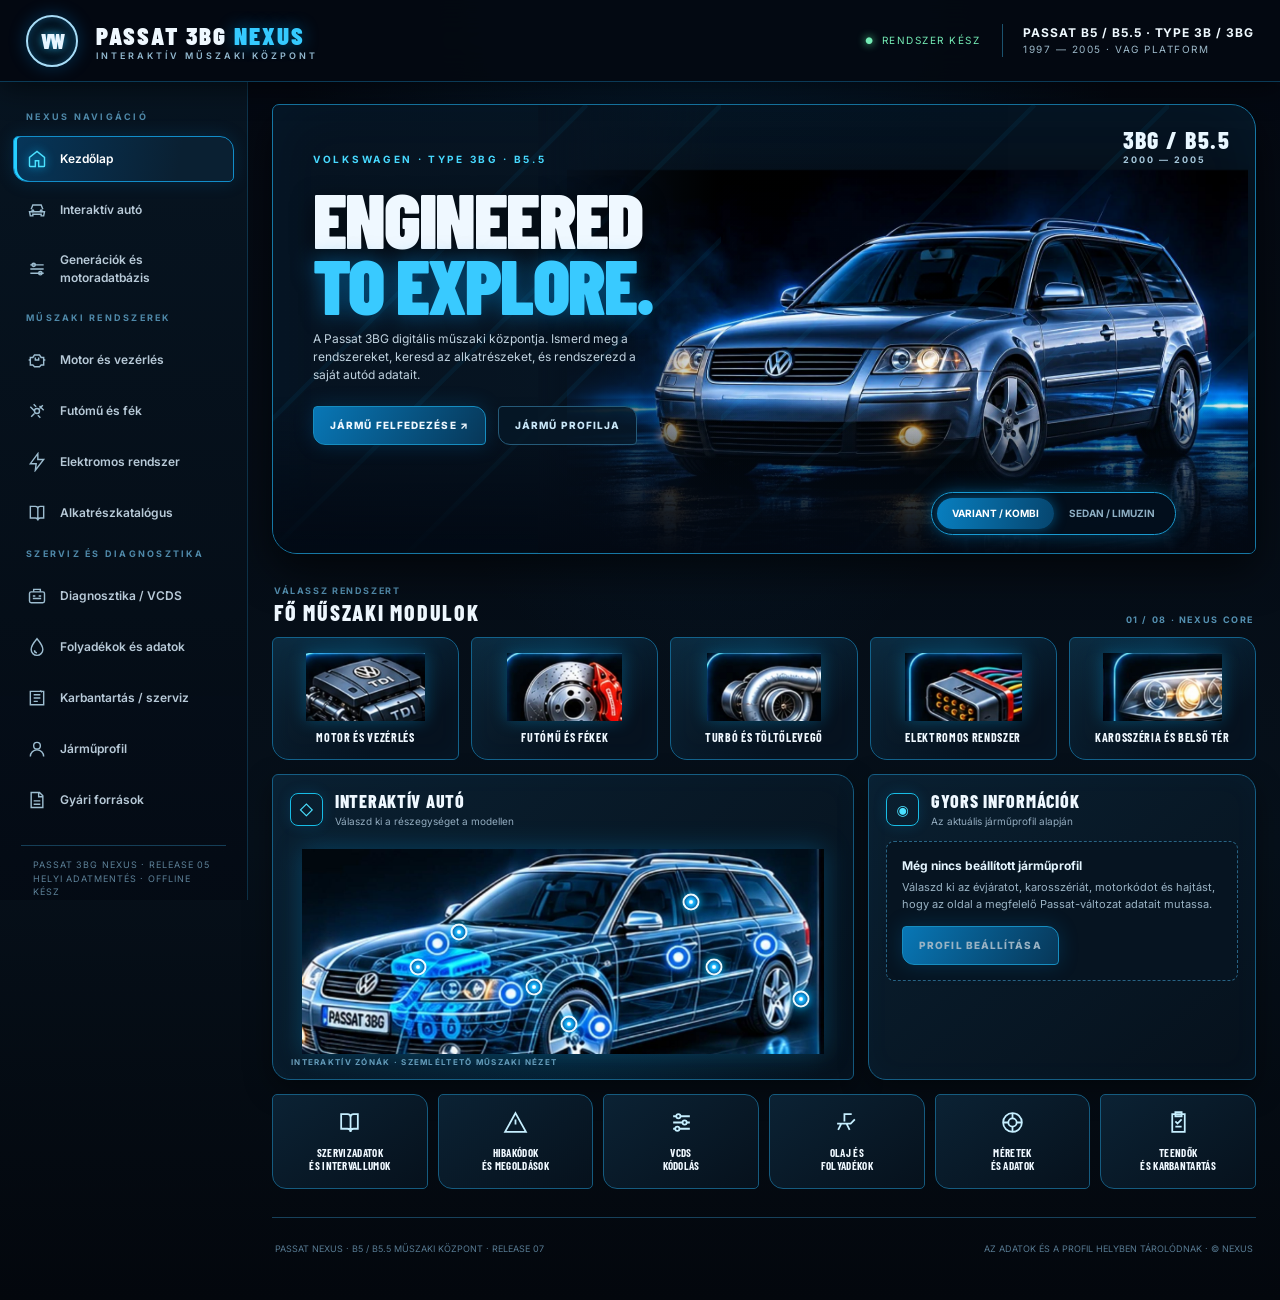
<file: PASSAT_NEXUS_MUSZAKI_FRISSITES.html>
<!doctype html>
<html lang="hu">
<head>
<meta charset="utf-8"><meta name="viewport" content="width=device-width,initial-scale=1,viewport-fit=cover">
<meta name="theme-color" content="#050a12"><meta name="description" content="Passat 3BG Nexus – magyar nyelvű, interaktív műszaki tudásközpont a Volkswagen Volkswagen Passat B5 / 3B és B5.5 / 3BG modellekhez.">
<link rel="manifest" href="./manifest.webmanifest"><link rel="icon" href="./icon-192.png">
<title>PASSAT NEXUS · B5 / B5.5 műszaki központ</title>
<style>
@import url('https://fonts.googleapis.com/css2?family=Barlow+Condensed:wght@500;600;700;800;900&family=Inter:wght@400;500;600;700;800&display=swap');
:root{--bg:#040811;--bg2:#07121e;--panel:#071725;--panel2:#0a1c2b;--line:#124b6c;--blue:#00aeff;--cyan:#37e1ff;--white:#eff8ff;--muted:#8ca4b8;--soft:#c7d8e6;--gold:#f4bc61;--green:#6bf0bc;--shadow:0 16px 42px #0009;--glow:0 0 20px #00aaff42,0 0 48px #009dff1c}
*{box-sizing:border-box}html{scroll-behavior:smooth}body{margin:0;background:radial-gradient(ellipse at 55% -20%,#0751844d,transparent 44%),linear-gradient(180deg,#040811,#06101a 65%,#03070d);color:var(--white);font:14px/1.5 Inter,system-ui,sans-serif;min-height:100vh}button,input,select{font:inherit}button{color:inherit}a{color:#72d8ff;text-decoration:none}a:hover{text-decoration:underline}.app-header{height:82px;position:sticky;top:0;z-index:40;display:flex;align-items:center;gap:18px;padding:0 26px;background:#040912eF;border-bottom:1px solid #12628c90;backdrop-filter:blur(18px);box-shadow:0 6px 28px #0008}.vw-mark{width:52px;height:52px;border:2px solid #a7ddf8;border-radius:50%;display:grid;place-items:center;font:900 21px 'Barlow Condensed',sans-serif;letter-spacing:-2px;color:#e7f6ff;text-shadow:0 0 12px #27bfff;box-shadow:inset 0 0 12px #1faeff66,0 0 18px #009dff45;flex:none}.brand{font:900 25px 'Barlow Condensed',sans-serif;letter-spacing:.08em;text-transform:uppercase;white-space:nowrap}.brand span{color:#35caff;text-shadow:0 0 17px #00aaff75}.brand small{display:block;font:600 9px Inter,sans-serif;letter-spacing:.33em;color:#93b9d0;margin-top:0}.header-right{margin-left:auto;display:flex;align-items:center;gap:22px;color:#9db9ca;font-size:10px;letter-spacing:.15em}.model-tag{border-left:1px solid #1b526e;padding-left:20px}.model-tag b{display:block;color:#eff9ff;font-size:12px;letter-spacing:.08em}.status{color:#75edb6}.status:before{content:'●';font-size:9px;margin-right:7px;text-shadow:0 0 9px #5cf6a8}.layout{display:grid;grid-template-columns:248px minmax(0,1fr);max-width:1800px;margin:auto;min-height:calc(100vh - 82px)}.sidebar{position:sticky;top:82px;height:calc(100vh - 82px);padding:22px 13px 16px;background:linear-gradient(180deg,#071522f7,#040b14f5);border-right:1px solid #1450728a;display:flex;flex-direction:column;gap:5px;overflow:auto;z-index:20}.nav-caption{padding:7px 13px 9px;color:#4f89a9;font:700 9px Inter,sans-serif;letter-spacing:.25em}.nav-btn{display:flex;align-items:center;gap:13px;width:100%;padding:12px 13px;border:1px solid transparent;border-radius:5px 14px 5px 14px;background:transparent;color:#b8cad8;text-align:left;font-size:12px;font-weight:600;cursor:pointer;transition:.2s}.nav-btn svg{width:20px;height:20px;stroke:#9dbdd0;flex:none;stroke-width:1.7}.nav-btn:hover{color:white;background:#0a2032;border-color:#174d6b}.nav-btn.active{color:#fff;background:linear-gradient(100deg,#06365a,#0a2032 75%);border-color:#128dc9;box-shadow:inset 3px 0 #27d0ff,0 0 18px #008bdb2b}.nav-btn.active svg{stroke:#4be1ff;filter:drop-shadow(0 0 5px #00baff)}.sidebar-spacer{flex:1}.side-foot{margin:12px 8px 0;padding:12px;border-top:1px solid #153e57;color:#5d8198;font-size:9px;letter-spacing:.1em}.main{min-width:0;padding:22px 24px 44px;max-width:1550px;width:100%;margin:0 auto}.hero{position:relative;min-height:450px;overflow:hidden;border:1px solid #1677a4;border-radius:7px 25px 7px 25px;background:linear-gradient(90deg,#061321 0%,#071522c7 33%,#03111d00 68%),radial-gradient(ellipse at 76% 57%,#0a6caa66,transparent 50%),#061320;box-shadow:var(--shadow),inset 0 0 60px #00aaff0a}.hero:before{content:'';position:absolute;inset:0;background:linear-gradient(180deg,#06111b00 65%,#020812e8),url("data:image/svg+xml,%3Csvg viewBox='0 0 100 100' xmlns='http://www.w3.org/2000/svg'%3E%3Cpath d='M0 99L100 0M-30 100L70 0M30 100L130 0' stroke='%2300baff' stroke-opacity='.06'/%3E%3C/svg%3E");pointer-events:none;z-index:2}.hero-glow{position:absolute;inset:auto 0 0;height:1px;background:linear-gradient(90deg,transparent,#00c8ff,transparent);box-shadow:0 0 18px #00c8ff}.hero-copy{position:relative;z-index:4;padding:48px 0 38px 40px;max-width:440px}.eyebrow{font:700 10px Inter,sans-serif;letter-spacing:.27em;color:#47d9ff}.hero h1{font:900 clamp(48px,6vw,83px)/.86 'Barlow Condensed',sans-serif;letter-spacing:-.025em;margin:20px 0 13px;text-transform:uppercase;text-shadow:0 6px 22px #0009}.hero h1 span{color:#39caff;text-shadow:0 0 22px #008ddc88}.hero-copy p{color:#c0d2df;font-size:12px;max-width:330px}.hero-actions{display:flex;align-items:center;gap:12px;margin-top:22px;flex-wrap:wrap}.primary-btn,.outline-btn{border:1px solid #168dc0;background:linear-gradient(120deg,#0877b6,#073758);padding:11px 16px;border-radius:4px 12px 4px 12px;text-transform:uppercase;font-size:10px;font-weight:800;letter-spacing:.11em;cursor:pointer;box-shadow:0 0 20px #008ede38;transition:.2s}.primary-btn:hover,.outline-btn:hover{transform:translateY(-2px);box-shadow:0 0 25px #008ede70;border-color:#5de3ff}.outline-btn{background:#071827d9;color:#c9e7f8;border-color:#255a78;box-shadow:none}.hero-image-wrap{position:absolute;right:0;bottom:0;width:73%;height:100%;z-index:1;overflow:hidden}.hero-image-wrap:after{content:'';position:absolute;inset:0;background:linear-gradient(90deg,#061321 0%,#06132105 25%,transparent 70%),linear-gradient(0deg,#04101be0,transparent 35%);pointer-events:none}.hero-car{position:absolute;right:1%;bottom:0;width:95%;height:100%;object-fit:contain;object-position:center bottom;filter:drop-shadow(0 24px 28px #000b);transition:opacity .85s ease,transform 1.1s cubic-bezier(.2,.75,.25,1);will-change:opacity,transform}.hero-car.variant{opacity:1;transform:translateX(0) scale(1)}.hero-car.sedan{opacity:0;transform:translateX(85px) scale(.98);object-fit:contain;mix-blend-mode:normal;filter:drop-shadow(0 24px 28px #000b) contrast(1.02) saturate(1.04)}.hero.sedan-mode .hero-car.variant{opacity:0;transform:translateX(-90px) scale(.98)}.hero.sedan-mode .hero-car.sedan{opacity:1;transform:translateX(0) scale(1)}.body-switch{position:absolute;z-index:6;right:8%;bottom:18px;display:flex;align-items:center;gap:0;padding:5px;border:1px solid #1a9ad0;background:#03101ddc;backdrop-filter:blur(12px);border-radius:30px;box-shadow:0 0 19px #009de65a}.body-switch button{border:0;background:transparent;color:#8eafc4;padding:8px 15px;border-radius:25px;font-size:10px;font-weight:700;cursor:pointer}.body-switch button.active{background:linear-gradient(100deg,#087fc0,#06456e);color:white;box-shadow:0 0 13px #00aaff70}.hero-index{position:absolute;right:25px;top:20px;z-index:4;color:#a6c8dc;font:700 9px Inter,sans-serif;letter-spacing:.23em}.hero-index b{display:block;color:#e9f7ff;font:800 24px 'Barlow Condensed',sans-serif;letter-spacing:.06em}.section-head{display:flex;align-items:end;justify-content:space-between;gap:12px;margin:24px 2px 12px}.section-head h2{margin:0;font:800 22px 'Barlow Condensed',sans-serif;letter-spacing:.08em;text-transform:uppercase}.section-head small{font:700 9px Inter,sans-serif;color:#5591b2;letter-spacing:.18em}.module-grid{display:grid;grid-template-columns:repeat(5,minmax(0,1fr));gap:12px}.module-card{min-height:118px;position:relative;overflow:hidden;display:flex;flex-direction:column;align-items:center;justify-content:center;gap:9px;padding:15px 10px;border:1px solid #13628b;border-radius:6px 17px 6px 17px;background:linear-gradient(145deg,#0c2638,#06121f 75%);text-align:center;cursor:pointer;transition:.22s;box-shadow:inset 0 0 25px #00aaff09}.module-card:before{content:'';position:absolute;inset:0;background:radial-gradient(circle at 50% 0,#00aaff1e,transparent 70%)}.module-card:hover{transform:translateY(-4px);border-color:#38d9ff;box-shadow:var(--glow)}.module-card svg{width:31px;height:31px;color:#55d9ff;stroke-width:1.5;filter:drop-shadow(0 0 8px #009cdd77);z-index:1}.module-card .tile-asset{width:min(100%,145px);height:68px;object-fit:contain;z-index:1;filter:drop-shadow(0 0 8px #009cdd55)}.module-card strong{font:700 12px 'Barlow Condensed',sans-serif;letter-spacing:.055em;text-transform:uppercase;z-index:1}.dashboard-grid{display:grid;grid-template-columns:minmax(0,1.35fr) minmax(300px,.9fr);gap:14px;margin-top:14px}.glass-panel{border:1px solid #155d83;border-radius:6px 18px 6px 18px;background:linear-gradient(140deg,#0a2031f7,#06111cf7);box-shadow:0 10px 28px #0006,inset 0 0 28px #00aaff08;overflow:hidden}.panel-head{display:flex;align-items:center;gap:12px;padding:15px 17px 0}.panel-head .panel-icon{width:33px;height:33px;border:1px solid #18bce5;border-radius:8px;display:grid;place-items:center;color:#4be1ff;box-shadow:0 0 14px #00aaff27;flex:none}.panel-head h3{font:800 18px 'Barlow Condensed',sans-serif;letter-spacing:.04em;margin:0}.panel-head p{font-size:10px;color:#93acbf;margin:2px 0 0}.vehicle-diagram{position:relative;min-height:250px;padding:10px 12px 15px;display:grid;place-items:center}.vehicle-diagram.vehicle-illustration{background:radial-gradient(ellipse at 50% 80%,#007ebc24,transparent 65%)}.wireframe-image{position:relative;z-index:1;width:min(94%,650px);height:auto;max-height:100%;object-fit:contain;filter:drop-shadow(0 0 13px #009fe64a)}.vehicle-hotspot{position:absolute;z-index:5;width:17px;height:17px;border:2px solid #eafaff;border-radius:50%;padding:0;transform:translate(-50%,-50%);background:radial-gradient(circle,#f8ffff 0 14%,#20bbff 28%,#005ca1 76%);box-shadow:0 0 8px #00bdff,0 0 20px #00aaff66;cursor:pointer;transition:.18s}.vehicle-hotspot:hover{transform:translate(-50%,-50%) scale(1.28);background:#ffbd59;box-shadow:0 0 11px #ffc66e,0 0 22px #ff9d36}.vehicle-diagram svg{width:min(100%,650px);height:auto;filter:drop-shadow(0 0 9px #039adf38)}.car-shell{fill:#0a2c43;stroke:#2dcfff;stroke-width:2.2}.car-glass{fill:#0b1c2c;stroke:#4ab8e5;stroke-width:1.5}.car-line{fill:none;stroke:#42cfff;stroke-width:1.6;opacity:.83}.car-metal{fill:#153c54;stroke:#62dafa;stroke-width:1.4}.hotspot{cursor:pointer;fill:#00c4ff;stroke:#e8fbff;stroke-width:2.2;filter:drop-shadow(0 0 6px #00bfff);transition:.2s}.hotspot:hover,.hotspot.selected{fill:#ffc15e;stroke:#fff;filter:drop-shadow(0 0 10px #ffb54e);r:9}.diagram-caption{position:absolute;left:18px;bottom:12px;color:#6d9db8;font:700 8px Inter,sans-serif;letter-spacing:.16em}.spec-content{padding:12px 17px 18px}.spec-placeholder{padding:15px;border:1px dashed #286384;border-radius:8px;color:#9ab3c4;font-size:11px;background:#061421}.spec-placeholder strong{display:block;color:#e4f5ff;font-size:12px;margin-bottom:4px}.spec-row{display:flex;align-items:center;justify-content:space-between;gap:12px;padding:9px 11px;border-bottom:1px solid #18405a;font-size:11px}.spec-row:last-child{border:0}.spec-row span:first-child{color:#a7c3d4}.spec-row b{color:#f0f8ff;text-align:right}.quick-grid{display:grid;grid-template-columns:repeat(6,minmax(0,1fr));gap:10px;margin-top:14px}.quick-card{padding:13px 8px;border:1px solid #155b7f;background:linear-gradient(145deg,#0b2234,#06111c);border-radius:5px 14px 5px 14px;display:grid;place-items:center;gap:7px;min-height:95px;cursor:pointer;text-align:center;transition:.2s}.quick-card:hover{border-color:#37d9ff;box-shadow:var(--glow);transform:translateY(-3px)}.quick-card svg{width:25px;height:25px;color:#c6efff}.quick-card span{font:700 11px 'Barlow Condensed',sans-serif;line-height:1.15;text-transform:uppercase;letter-spacing:.03em}.page{display:none;animation:pageIn .25s ease}.page.active{display:block}@keyframes pageIn{from{opacity:0;transform:translateY(8px)}to{opacity:1;transform:none}}.page-title{display:flex;align-items:end;justify-content:space-between;gap:15px;margin:0 0 18px}.page-title h1{font:900 clamp(30px,4vw,46px)/.95 'Barlow Condensed',sans-serif;letter-spacing:.05em;text-transform:uppercase;margin:0}.page-title p{color:var(--muted);font-size:11px;margin:7px 0 0}.page-title .eyebrow{margin-bottom:7px}.content-grid{display:grid;grid-template-columns:1.25fr .75fr;gap:14px}.content-panel{padding:18px}.content-panel h2{font:800 20px 'Barlow Condensed',sans-serif;letter-spacing:.05em;margin:0 0 10px}.muted{color:var(--muted)}.small{font-size:11px}.searchbox{position:relative;margin:12px 0}.searchbox input{width:100%;border:1px solid #1c5a7b;border-radius:6px;background:#04111d;color:white;padding:13px 15px 13px 42px;outline:0}.searchbox input:focus,.field input:focus,.field select:focus{border-color:#2dcfff;box-shadow:0 0 0 3px #00aaff20}.searchbox svg{position:absolute;left:14px;top:13px;width:17px;color:#65c9ef}.list{display:grid;gap:8px}.list-row{display:flex;align-items:center;gap:12px;padding:12px;border:1px solid #143d57;background:#061522;border-radius:5px 12px 5px 12px}.list-row .row-icon{width:34px;height:34px;display:grid;place-items:center;background:#0a2b42;border:1px solid #1a678e;border-radius:8px;flex:none;color:#57d7ff}.list-row .row-icon svg{width:18px}.list-row .row-main{min-width:0;flex:1}.list-row strong{font-size:12px}.list-row small{display:block;font-size:10px;color:#8da7bb;margin-top:2px}.list-row .row-tag{font-size:9px;color:#79d8fa;border:1px solid #1b668a;border-radius:20px;padding:4px 7px;white-space:nowrap}.notice{padding:12px 14px;margin:12px 0;border-left:3px solid var(--gold);background:#2b2114;color:#ecd7b2;font-size:10px;border-radius:0 7px 7px 0}.info-box{padding:13px;border:1px solid #1b6387;background:#082136;border-radius:7px;color:#b9d9e9;font-size:11px;margin:12px 0}.chip-row{display:flex;gap:7px;flex-wrap:wrap;margin:12px 0}.chip{padding:7px 10px;border:1px solid #1a5677;border-radius:20px;background:#071927;color:#a9c9db;font-size:9px;cursor:pointer}.chip.active{background:#07517d;color:white;border-color:#25bce9}.form-grid{display:grid;grid-template-columns:repeat(2,minmax(0,1fr));gap:12px}.field{display:grid;gap:6px;color:#95b3c7;font-size:10px}.field input,.field select{width:100%;padding:11px 12px;border:1px solid #1b4e6a;border-radius:5px;background:#061522;color:#e8f6ff;outline:0}.field small{color:#6f8fa4;font-size:9px}.field.full{grid-column:1/-1}.btn-row{display:flex;gap:9px;flex-wrap:wrap;margin-top:14px}.ghost-btn{padding:10px 13px;border:1px solid #27617e;background:#071927;color:#c5e2f1;border-radius:4px 10px 4px 10px;font-size:10px;font-weight:700;cursor:pointer}.ghost-btn:hover{border-color:#47cefa}.table-wrap{overflow:auto;border:1px solid #17445f;border-radius:7px}table{width:100%;border-collapse:collapse;min-width:520px;font-size:11px}th,td{padding:11px 12px;text-align:left;border-bottom:1px solid #173b52}th{color:#69c9ed;background:#082033;font-size:9px;letter-spacing:.1em;text-transform:uppercase}td{color:#c4d7e3}tr:last-child td{border-bottom:0}.empty{padding:20px;text-align:center;color:#7998ac;font-size:11px}.footer{padding:24px 3px 0;margin-top:28px;border-top:1px solid #17415b;color:#587b93;font-size:9px;display:flex;justify-content:space-between;gap:10px;flex-wrap:wrap}.drawer-backdrop{position:fixed;inset:0;background:#0009;z-index:60;display:none}.drawer-backdrop.open{display:block}.drawer{position:absolute;right:0;top:0;height:100%;width:min(460px,92vw);overflow:auto;background:linear-gradient(150deg,#0a2437,#040c16);border-left:1px solid #168ec1;padding:23px;box-shadow:-20px 0 55px #000a}.drawer-close{float:right;border:1px solid #2b6584;background:#071927;color:#d8f2ff;border-radius:6px;padding:7px 10px;cursor:pointer}.drawer h2{font:800 28px 'Barlow Condensed',sans-serif;margin:24px 0 8px}.drawer p{font-size:12px;color:#a9c0cf}.drawer .drawer-section{border-top:1px solid #19445d;margin-top:17px;padding-top:15px}.mobile-menu{display:none}
@media(max-width:1120px){.layout{grid-template-columns:210px minmax(0,1fr)}.module-grid{grid-template-columns:repeat(3,1fr)}.quick-grid{grid-template-columns:repeat(3,1fr)}.hero-image-wrap{width:76%}.hero-copy{max-width:380px;padding-left:28px}.hero h1{font-size:65px}}
@media(max-width:760px){.app-header{height:65px;padding:0 14px;gap:10px}.vw-mark{width:41px;height:41px;font-size:18px}.brand{font-size:20px}.brand small{font-size:7px;letter-spacing:.2em}.header-right{font-size:0;gap:0}.model-tag{display:none}.status{font-size:8px}.layout{display:block;min-height:calc(100vh - 65px)}.sidebar{position:fixed;top:65px;left:0;bottom:0;width:min(290px,84vw);height:auto;transform:translateX(-103%);transition:transform .25s ease;box-shadow:18px 0 50px #0009}.sidebar.open{transform:translateX(0)}.mobile-menu{display:grid;place-items:center;width:36px;height:36px;border:1px solid #245b79;border-radius:8px;background:#071a2a;color:#a8e4ff}.mobile-menu svg{width:19px}.main{padding:12px 11px 35px}.hero{min-height:530px;border-radius:5px 18px 5px 18px}.hero-copy{padding:28px 20px 245px;max-width:100%}.hero h1{font-size:58px;margin-top:12px}.hero-copy p{max-width:260px;font-size:11px}.hero-image-wrap{width:100%;height:68%;bottom:40px}.hero-car{width:115%;right:-6%;height:100%;object-position:center bottom}.hero-index{top:auto;right:15px;bottom:93px;font-size:8px}.hero-index b{font-size:18px}.body-switch{right:50%;transform:translateX(50%);bottom:13px;white-space:nowrap}.body-switch button{padding:8px 12px;font-size:9px}.module-grid{grid-template-columns:repeat(2,minmax(0,1fr));gap:8px}.module-card{min-height:100px;padding:12px 6px}.module-card strong{font-size:11px}.dashboard-grid,.content-grid{grid-template-columns:1fr}.quick-grid{grid-template-columns:repeat(3,minmax(0,1fr));gap:8px}.quick-card{min-height:83px}.section-head{margin-top:20px}.section-head h2{font-size:20px}.page-title{align-items:start;flex-direction:column}.form-grid{grid-template-columns:1fr}.field.full{grid-column:auto}.vehicle-diagram{min-height:190px}.vehicle-diagram.vehicle-illustration{min-height:190px}.wireframe-image{width:100%}.vehicle-hotspot{width:15px;height:15px}.footer{font-size:8px}.panel-head h3{font-size:17px}}
@media(max-width:380px){.brand{font-size:17px}.hero h1{font-size:52px}.hero-copy{padding-left:16px}.body-switch button{padding:7px 9px}.quick-card span{font-size:10px}}
@media(prefers-reduced-motion:reduce){*,*:before,*:after{animation:none!important;transition:none!important;scroll-behavior:auto!important}}
 .nexus-detail,.nexus-dtc,.nexus-fluid{font:inherit;color:inherit;background:#061522}.nexus-detail:hover,.nexus-dtc:hover,.nexus-fluid:hover{border-color:#39cfff;box-shadow:0 0 14px #00aaff30}.nexus-detail .row-main,.nexus-dtc .row-main,.nexus-fluid .row-main{display:block;text-align:left}
</style>
</head>
<body>
<header class="app-header">
 <button class="mobile-menu" id="mobileMenu" aria-label="Menü megnyitása"><svg viewBox="0 0 24 24" fill="none" stroke="currentColor" stroke-width="2"><path d="M3 6h18M3 12h18M3 18h18"/></svg></button>
 <div class="vw-mark" aria-label="Volkswagen">VW</div><div class="brand">PASSAT 3BG <span>NEXUS</span><small>INTERAKTÍV MŰSZAKI KÖZPONT</small></div>
 <div class="header-right"><span class="status">RENDSZER KÉSZ</span><span class="model-tag"><b>PASSAT B5 / B5.5 · TYPE 3B / 3BG</b>1997 — 2005 · VAG PLATFORM</span></div>
</header>
<div class="layout">
<aside class="sidebar" id="sidebar">
 <div class="nav-caption">NEXUS NAVIGÁCIÓ</div>
 <button class="nav-btn active" data-page="home"><svg viewBox="0 0 24 24" fill="none" stroke="currentColor"><path d="m3 10 9-7 9 7v10a1 1 0 0 1-1 1h-6v-7h-4v7H4a1 1 0 0 1-1-1z"/></svg>Kezdőlap</button>
 <button class="nav-btn" data-page="explorer"><svg viewBox="0 0 24 24" fill="none" stroke="currentColor"><path d="m5 11 2-5h10l2 5M3 14h18l-1 5h-3v-2H7v2H4z"/><circle cx="7" cy="13" r="1"/><circle cx="17" cy="13" r="1"/></svg>Interaktív autó</button>
 <button class="nav-btn" data-page="generations"><svg viewBox="0 0 24 24" fill="none" stroke="currentColor"><path d="M4 7h16M4 12h16M4 17h16"/><circle cx="8" cy="7" r="2"/><circle cx="16" cy="17" r="2"/></svg>Generációk és motoradatbázis</button>
 <div class="nav-caption">MŰSZAKI RENDSZEREK</div>
 <button class="nav-btn" data-page="engine"><svg viewBox="0 0 24 24" fill="none" stroke="currentColor"><path d="M4 9h3l2-3h6l2 3h3v9h-3l-2 2H9l-2-2H4zM2 12h2m16 0h2M10 9v3h4V9"/></svg>Motor és vezérlés</button>
 <button class="nav-btn" data-page="chassis"><svg viewBox="0 0 24 24" fill="none" stroke="currentColor"><path d="m4 7 5 5m6-6 5 5M8 4l3 3m2 10 3 3M5 19l4-4m6-6 4-4"/><circle cx="12" cy="12" r="3"/></svg>Futómű és fék</button>
 <button class="nav-btn" data-page="electrics"><svg viewBox="0 0 24 24" fill="none" stroke="currentColor"><path d="M13 2 4 14h7l-1 8 10-13h-7z"/></svg>Elektromos rendszer</button>
 <button class="nav-btn" data-page="catalog"><svg viewBox="0 0 24 24" fill="none" stroke="currentColor"><path d="M4 4h6a3 3 0 0 1 3 3v14a3 3 0 0 0-3-3H4zM20 4h-4a3 3 0 0 0-3 3v14a3 3 0 0 1 3-3h4z"/></svg>Alkatrészkatalógus</button>
 <div class="nav-caption">SZERVIZ ÉS DIAGNOSZTIKA</div>
 <button class="nav-btn" data-page="diagnostics"><svg viewBox="0 0 24 24" fill="none" stroke="currentColor"><rect x="3" y="7" width="18" height="13" rx="2"/><path d="M8 7V4h8v3M7 12h3m4 0h3m-10 3h10"/></svg>Diagnosztika / VCDS</button>
 <button class="nav-btn" data-page="fluids"><svg viewBox="0 0 24 24" fill="none" stroke="currentColor"><path d="M12 2s7 8 7 13a7 7 0 0 1-14 0c0-5 7-13 7-13Z"/><path d="M9 16a3 3 0 0 0 3 3"/></svg>Folyadékok és adatok</button>
 <button class="nav-btn" data-page="service"><svg viewBox="0 0 24 24" fill="none" stroke="currentColor"><path d="M4 4h16v16H4zM8 8h8M8 12h8M8 16h5"/><path d="m16 3 2 2"/></svg>Karbantartás / szerviz</button>
 <button class="nav-btn" data-page="profile"><svg viewBox="0 0 24 24" fill="none" stroke="currentColor"><circle cx="12" cy="8" r="4"/><path d="M4 21a8 8 0 0 1 16 0"/></svg>Járműprofil</button>
 <button class="nav-btn" data-page="sources"><svg viewBox="0 0 24 24" fill="none" stroke="currentColor"><path d="M5 3h10l4 4v14H5zM14 3v5h5M8 13h8M8 17h8"/></svg>Gyári források</button>
 <div class="sidebar-spacer"></div><div class="side-foot">PASSAT 3BG NEXUS · RELEASE 05<br>HELYI ADATMENTÉS · OFFLINE KÉSZ</div>
</aside>
<main class="main">
<section class="page active" id="page-home">
 <section class="hero" id="hero">
  <div class="hero-copy"><div class="eyebrow">VOLKSWAGEN · TYPE 3BG · B5.5</div><h1>ENGINEERED<br><span>TO EXPLORE.</span></h1><p>A Passat 3BG digitális műszaki központja. Ismerd meg a rendszereket, keresd az alkatrészeket, és rendszerezd a saját autód adatait.</p><div class="hero-actions"><button class="primary-btn" data-go="explorer">JÁRMŰ FELFEDEZÉSE ↗</button><button class="outline-btn" data-go="profile">JÁRMŰ PROFILJA</button></div></div>
  <div class="hero-index"><b>3BG / B5.5</b>2000 — 2005</div>
  <div class="hero-image-wrap"><img class="hero-car variant" src="./passat-variant.webp" alt="Volkswagen Passat 3BG Variant – fotórealisztikus látványkép"><img class="hero-car sedan" id="sedanHero" src="./passat-sedan.webp" alt="Volkswagen Passat 3BG Limuzin – a Varianttal egységes, kék filmes látványvilág"></div>
  <div class="body-switch"><button class="active" id="variantBtn">VARIANT / KOMBI</button><button id="sedanBtn">SEDAN / LIMUZIN</button></div><div class="hero-glow"></div>
 </section>
 <div class="section-head"><div><small>VÁLASSZ RENDSZERT</small><h2>FŐ MŰSZAKI MODULOK</h2></div><small>01 / 08 · NEXUS CORE</small></div>
 <div class="module-grid">
  <button class="module-card" data-go="engine"><img class="tile-asset" src="./module-engine.webp" alt=""><strong>Motor és vezérlés</strong></button>
  <button class="module-card" data-go="chassis"><img class="tile-asset" src="./module-brakes.webp" alt=""><strong>Futómű és fékek</strong></button>
  <button class="module-card" data-go="engine"><img class="tile-asset" src="./module-turbo.webp" alt=""><strong>Turbó és töltőlevegő</strong></button>
  <button class="module-card" data-go="electrics"><img class="tile-asset" src="./module-electrical.webp" alt=""><strong>Elektromos rendszer</strong></button>
  <button class="module-card" data-go="catalog"><img class="tile-asset" src="./module-body.webp" alt=""><strong>Karosszéria és belső tér</strong></button>
 </div>
 <div class="dashboard-grid">
  <div class="glass-panel"><div class="panel-head"><div class="panel-icon">◇</div><div><h3>INTERAKTÍV AUTÓ</h3><p>Válaszd ki a részegységet a modellen</p></div></div>
   <div class="vehicle-diagram vehicle-illustration"><img class="wireframe-image" src="./wireframe-car.webp" alt="Passat 3BG szemléltető műszaki ábra">
    <button class="vehicle-hotspot" data-part="motor" style="left:25%;top:55%" aria-label="Motor"></button><button class="vehicle-hotspot" data-part="turbo" style="left:32%;top:41%" aria-label="Turbó"></button><button class="vehicle-hotspot" data-part="valto" style="left:45%;top:63%" aria-label="Váltó"></button><button class="vehicle-hotspot" data-part="felfuggesztes" style="left:51%;top:78%" aria-label="Felfüggesztés"></button><button class="vehicle-hotspot" data-part="fek" style="left:91%;top:68%" aria-label="Fék"></button><button class="vehicle-hotspot" data-part="elektromos" style="left:72%;top:29%" aria-label="Elektromos rendszer"></button><button class="vehicle-hotspot" data-part="karosszeria" style="left:76%;top:55%" aria-label="Karosszéria"></button><div class="diagram-caption">INTERAKTÍV ZÓNÁK · SZEMLÉLTETŐ MŰSZAKI NÉZET</div></div>
  </div>
  <div class="glass-panel"><div class="panel-head"><div class="panel-icon">◉</div><div><h3>GYORS INFORMÁCIÓK</h3><p>Az aktuális járműprofil alapján</p></div></div><div class="spec-content" id="quickSpecs"><div class="spec-placeholder"><strong>Még nincs beállított járműprofil</strong>Válaszd ki az évjáratot, karosszériát, motorkódot és hajtást, hogy az oldal a megfelelő Passat-változat adatait mutassa.<div class="btn-row"><button class="primary-btn" data-go="profile">PROFIL BEÁLLÍTÁSA</button></div></div></div></div>
 </div>
 <div class="quick-grid">
  <button class="quick-card" data-go="service"><svg viewBox="0 0 24 24" fill="none" stroke="currentColor" stroke-width="1.7"><path d="M4 4h6a3 3 0 0 1 3 3v14a3 3 0 0 0-3-3H4zM20 4h-4a3 3 0 0 0-3 3v14a3 3 0 0 1 3-3h4z"/></svg><span>Szervizadatok<br>és intervallumok</span></button>
  <button class="quick-card" data-go="diagnostics"><svg viewBox="0 0 24 24" fill="none" stroke="currentColor" stroke-width="1.7"><path d="m12 3 10 18H2z"/><path d="M12 9v5m0 3h.01"/></svg><span>Hibakódok<br>és megoldások</span></button>
  <button class="quick-card" data-go="diagnostics"><svg viewBox="0 0 24 24" fill="none" stroke="currentColor" stroke-width="1.7"><path d="M4 6h16M4 12h16M4 18h16"/><circle cx="9" cy="6" r="2" fill="#082033"/><circle cx="15" cy="12" r="2" fill="#082033"/><circle cx="8" cy="18" r="2" fill="#082033"/></svg><span>VCDS<br>kódolás</span></button>
  <button class="quick-card" data-go="fluids"><svg viewBox="0 0 24 24" fill="none" stroke="currentColor" stroke-width="1.7"><path d="M3 13h13l4-4M7 13l-3 6m8-6 3 6m-5-8V4h7"/></svg><span>Olaj és<br>folyadékok</span></button>
  <button class="quick-card" data-go="fluids"><svg viewBox="0 0 24 24" fill="none" stroke="currentColor" stroke-width="1.7"><circle cx="12" cy="12" r="9"/><circle cx="12" cy="12" r="4"/><path d="M12 3v5m9 4h-5m-4 9v-5m-9-4h5"/></svg><span>Méretek<br>és adatok</span></button>
  <button class="quick-card" data-go="service"><svg viewBox="0 0 24 24" fill="none" stroke="currentColor" stroke-width="1.7"><path d="M6 4h12v17H6zM9 2h6v4H9zM9 11l2 2 4-4m-6 7h6"/></svg><span>Teendők<br>és karbantartás</span></button>
 </div>
</section>
<section class="page" id="page-explorer">
 <div class="page-title"><div><div class="eyebrow">NEXUS / INTERACTIVE</div><h1>INTERAKTÍV JÁRMŰ</h1><p>Koppints a Passat 3BG egy-egy kiemelt területére a műszaki részletekért.</p></div><span class="row-tag">2D INTERAKTÍV NÉZET</span></div>
 <div class="content-grid"><div class="glass-panel"><div class="panel-head"><div class="panel-icon">◇</div><div><h3>PASSAT 3BG · RÉSZEGYSÉGEK</h3><p>A megjelölt zónák kiválaszthatók</p></div></div><div class="vehicle-diagram vehicle-illustration" style="min-height:300px"><img class="wireframe-image" src="./wireframe-car.webp" alt="Passat 3BG szemléltető műszaki ábra">
    <button class="vehicle-hotspot" data-part="motor" style="left:25%;top:55%" aria-label="Motor"></button><button class="vehicle-hotspot" data-part="turbo" style="left:32%;top:41%" aria-label="Turbó"></button><button class="vehicle-hotspot" data-part="valto" style="left:45%;top:63%" aria-label="Váltó"></button><button class="vehicle-hotspot" data-part="felfuggesztes" style="left:51%;top:78%" aria-label="Felfüggesztés"></button><button class="vehicle-hotspot" data-part="fek" style="left:91%;top:68%" aria-label="Fék"></button><button class="vehicle-hotspot" data-part="elektromos" style="left:72%;top:29%" aria-label="Elektromos rendszer"></button><button class="vehicle-hotspot" data-part="karosszeria" style="left:76%;top:55%" aria-label="Karosszéria"></button></div></div>
 <div class="glass-panel content-panel" id="partDetail"><div class="eyebrow">RÉSZEGYSÉG ADATLAP</div><h2>Válassz egy zónát</h2><p class="muted small">A modellre koppintva megjelenik a kiválasztott rész ismertetője, a fontos azonosítási szempontok és a kapcsolódó műszaki modul.</p></div></div>
 <div class="notice">A járműmodell interaktív, szemléltető 2D ábra, nem gyári CAD-adat vagy hiteles robbantott rajz. A gyári rajzokhoz a Volkswagen erWin és az alkatrészkatalógus szolgál hivatkozásként.</div>
</section>
<section class="page" id="page-engine"><div class="page-title"><div><div class="eyebrow">POWERTRAIN / ENGINE</div><h1>MOTOR ÉS VEZÉRLÉS</h1><p>Motorcsaládok, turbófeltöltés, vezérlés és kapcsolódó rendszerek.</p></div></div><div class="content-grid"><div class="glass-panel content-panel"><h2>FŐ RENDSZEREK</h2><div class="list" id="engineList"></div></div><div class="glass-panel content-panel"><h2>MOTORAZONOSÍTÁS</h2><p class="muted small">A motorkód döntő fontosságú az alkatrészek, műszaki értékek és javítási eljárások kiválasztásánál.</p><div class="info-box">Példák a 3BG-ben előforduló motorcsaládokra: 1.9 TDI, 2.5 V6 TDI, benzines 1.6 / 1.8T / 2.0 / V5 / V6 / W8 kivitelek. A pontos választék évjárat és piac szerint változik.</div><button class="primary-btn" data-go="profile">MOTORKÓD BEÁLLÍTÁSA</button></div></div></section>
<section class="page" id="page-chassis"><div class="page-title"><div><div class="eyebrow">CHASSIS / BRAKES</div><h1>FUTÓMŰ ÉS FÉKRENDSZER</h1><p>Futómű-alkatrészek, fékek, ABS/ESP és 4Motion hajtás.</p></div></div><div class="glass-panel content-panel"><div class="list" id="chassisList"></div><div class="notice">Fék- és futóműalkatrész rendelés előtt ellenőrizd a tengelyterhelést, PR-kódot, féktárcsa-méretet, oldaliságot és a hajtásváltozatot.</div></div></section>
<section class="page" id="page-electrics"><div class="page-title"><div><div class="eyebrow">ELECTRICAL / CONTROL UNITS</div><h1>ELEKTROMOS RENDSZER</h1><p>Vezérlőegységek, érzékelők, komfortelektronika és hálózat.</p></div></div><div class="glass-panel content-panel"><div class="list" id="electricsList"></div></div></section>
<section class="page" id="page-catalog"><div class="page-title"><div><div class="eyebrow">ORIGINAL PARTS / LOOKUP</div><h1>ALKATRÉSZKATALÓGUS</h1><p>Keresés Passat 3BG alkatrészcsoportok között. Cikkszámot csak hiteles azonosítás után adj meg.</p></div></div><div class="glass-panel content-panel"><div class="searchbox"><svg viewBox="0 0 24 24" fill="none" stroke="currentColor" stroke-width="2"><circle cx="11" cy="11" r="7"/><path d="m16 16 5 5"/></svg><input id="catalogSearch" placeholder="Keresés: turbó, lengőkar, vízpumpa, ajtózár…"></div><div class="chip-row" id="catalogFilters"><button class="chip active" data-filter="all">ÖSSZES</button><button class="chip" data-filter="motor">MOTOR</button><button class="chip" data-filter="futomu">FUTÓMŰ / FÉK</button><button class="chip" data-filter="karosszeria">KAROSSZÉRIA</button><button class="chip" data-filter="elektromos">ELEKTROMOS</button></div><div class="list" id="catalogList"></div><div class="notice">Ez az adatbázis jelenleg alkatrészcsoportokat és illesztési szempontokat tartalmaz, nem teljes ETKA/OE-cikkszám-adatbázis. Pontos cikkszámot VIN, PR-kód, motorkód, váltókód és gyártási idő szerint kell ellenőrizni.</div></div></section>
<section class="page" id="page-diagnostics"><div class="page-title"><div><div class="eyebrow">VAG / VCDS / DTC</div><h1>DIAGNOSZTIKA ÉS HIBAKÓDOK</h1><p>Általános OBD hibakódok és VAG vezérlőegység-tájékozódás.</p></div></div><div class="content-grid"><div class="glass-panel content-panel"><h2>HIBAKÓD-KERESŐ</h2><div class="searchbox"><svg viewBox="0 0 24 24" fill="none" stroke="currentColor" stroke-width="2"><circle cx="11" cy="11" r="7"/><path d="m16 16 5 5"/></svg><input id="dtcSearch" placeholder="Például: P0299, töltőnyomás, EGR…"></div><div class="list" id="dtcList"></div></div><div class="glass-panel content-panel"><h2>VEZÉRLŐEGYSÉG-CÍMEK</h2><div class="list" id="ecuList"></div><div class="notice">A hibakód önmagában nem jelent biztos alkatrészhibát. A vezérlőegység pontos azonosítóját, hibakörnyezetét és élőadatait is vizsgáld meg.</div></div></div></section>
<section class="page" id="page-fluids"><div class="page-title"><div><div class="eyebrow">TECHNICAL DATA / FLUIDS</div><h1>FOLYADÉKOK ÉS MŰSZAKI ADATOK</h1><p>Folyadékok és méretek – mindig a konkrét motor- és váltóváltozathoz igazítva.</p></div></div><div class="content-grid"><div class="glass-panel content-panel"><h2>FOLYADÉKOK</h2><div class="list" id="fluidsList"></div></div><div class="glass-panel content-panel"><h2>GYÁRI MÉRETADATOK</h2><div class="info-box"><strong>Karosszériaváltozat szerinti adatok</strong><br>A Sedan és a Variant méretei eltérnek. A pontos kivitel és modellév kiválasztása szükséges.</div><div class="list-row"><div class="row-main"><strong>Passat 3BG Sedan / Limousine</strong><small>Hosszúság kb. 4703 mm · szélesség 1746 mm · magasság 1462 mm (MY 2001 specifikáció)</small></div></div><div class="list-row"><div class="row-main"><strong>Passat 3BG Variant</strong><small>Hosszúság kb. 4682 mm · szélesség 1746 mm · magasság 1470 mm (MY 2001 specifikáció)</small></div></div><p class="muted small">Forrás: Volkswagen SSP 251. Egyes adatok modellév és karosszéria szerint változhatnak.</p></div></div></section>
<section class="page" id="page-generations">
 <div class="page-title"><div><div class="eyebrow">MODEL ARCHIVE / ENGINE DATABASE</div><h1>B5 ÉS B5.5 GENERÁCIÓK</h1><p>Generációválasztó és tájékoztató motorkód-adatbázis a Passat 3B / 3BG modellekhez.</p></div></div>
 <div class="content-grid">
  <div class="glass-panel content-panel">
   <h2>GENERÁCIÓ KIVÁLASZTÁSA</h2>
   <div class="chip-row" id="generationFilters">
    <button class="chip active" data-generation="all">MINDKÉT GENERÁCIÓ</button>
    <button class="chip" data-generation="b5">B5 / 3B</button>
    <button class="chip" data-generation="b55">B5.5 / 3BG</button>
   </div>
   <div id="generationOverview" class="info-box">Válassz generációt a főbb különbségek megtekintéséhez.</div>
   <div class="notice">A 2000-es év átmeneti lehet: a modellév, a gyártási dátum és a VIN alapján kell eldönteni, hogy B5 vagy B5.5 kivitelről van-e szó. Az évszám önmagában nem mindig elég.</div>
  </div>
  <div class="glass-panel content-panel">
   <h2>AZONOSÍTÁSI SZEMPONTOK</h2>
   <div class="list">
    <div class="list-row"><span class="row-icon">01</span><div class="row-main"><strong>VIN és gyártási dátum</strong><small>A legbiztosabb kiindulási pont az alvázszám és a gyártási adat.</small></div></div>
    <div class="list-row"><span class="row-icon">02</span><div class="row-main"><strong>Motorkód</strong><small>A motorcsalád és a pontos kód határozza meg a kompatibilitást.</small></div></div>
    <div class="list-row"><span class="row-icon">03</span><div class="row-main"><strong>Váltó- és PR-kód</strong><small>Hajtás, fék, futómű és egyes alkatrészek kiválasztásához szükséges.</small></div></div>
   </div>
  </div>
 </div>
 <div class="glass-panel content-panel" style="margin-top:14px">
  <div class="row" style="display:flex;align-items:center;justify-content:space-between;gap:10px;flex-wrap:wrap"><h2 style="margin:0">MOTORKÓD-KERESŐ</h2><span class="row-tag">PÉLDÁK · NEM TELJES LISTA</span></div>
  <div class="searchbox"><svg viewBox="0 0 24 24" fill="none" stroke="currentColor" stroke-width="2"><circle cx="11" cy="11" r="7"/><path d="m16 16 5 5"/></svg><input id="engineCodeSearch" placeholder="Keresés: AWX, AVF, AWT, 1.9 TDI, benzines…"></div>
  <div class="chip-row" id="engineFuelFilters"><button class="chip active" data-fuel="all">ÖSSZES</button><button class="chip" data-fuel="Diesel">DÍZEL</button><button class="chip" data-fuel="Benzin">BENZIN</button></div>
  <div class="table-wrap"><table><thead><tr><th>Generáció</th><th>Motor / teljesítménycsalád</th><th>Motorkód-példák</th><th>Üzemanyag</th></tr></thead><tbody id="engineCodeRows"></tbody></table></div>
  <p class="muted small">A felsorolt kódok tájékoztató példák. Piac, modellév, teljesítmény és emissziós kivitel szerint további változatok léteznek. Alkatrészrendeléshez a jármű saját motorkódját ellenőrizd a járműadat-matricán, szervizfüzetben vagy VIN-alapú gyári katalógusban.</p>
 </div>
</section>
<section class="page" id="page-service"><div class="page-title"><div><div class="eyebrow">MAINTENANCE / SERVICE LOG</div><h1>KARBANTARTÁS ÉS SZERVIZNAPLÓ</h1><p>Vezesd a saját Passatod javításait és következő teendőit – az adatok ezen az eszközön maradnak.</p></div></div><div class="content-grid"><div class="glass-panel content-panel"><h2>ÚJ SZERVIZESEMÉNY</h2><form id="serviceForm"><div class="form-grid"><label class="field">Dátum<input id="svcDate" type="date" required></label><label class="field">Kilométeróra<input id="svcKm" type="number" min="0" placeholder="pl. 285000"></label><label class="field full">Elvégzett munka / alkatrész<input id="svcTask" required placeholder="pl. olajcsere, vezérlés, fékbetét"></label><label class="field full">Megjegyzés<input id="svcNote" placeholder="Márka, cikkszám, műhely, egyéb adat"></label></div><div class="btn-row"><button class="primary-btn" type="submit">BEJEGYZÉS MENTÉSE</button></div></form></div><div class="glass-panel content-panel"><h2>SAJÁT SZERVIZNAPLÓ</h2><div class="list" id="serviceLog"></div><div class="btn-row"><button class="ghost-btn" id="exportLog">NAPLÓ EXPORTÁLÁSA (.CSV)</button></div></div></div></section>
<section class="page" id="page-profile"><div class="page-title"><div><div class="eyebrow">VEHICLE ID / LOCAL PROFILE</div><h1>JÁRMŰPROFIL</h1><p>Azonosítsd a saját Passat B5 / 3B vagy B5.5 / 3BG modelledet, hogy a felület a megfelelő kivitelhez igazodjon.</p></div></div><div class="content-grid"><div class="glass-panel content-panel"><h2>JÁRMŰ AZONOSÍTÁSA</h2><form id="profileForm"><div class="form-grid"><label class="field">Generáció<select id="profileGeneration"><option value="">Válassz…</option><option value="B5 / 3B">B5 / 3B</option><option value="B5.5 / 3BG">B5.5 / 3BG</option></select></label><label class="field">Modellév<select id="profileYear"><option value="">Válassz…</option><option>2000</option><option>2001</option><option>2002</option><option>2003</option><option>2004</option><option>2005</option></select></label><label class="field">Karosszéria<select id="profileBody"><option value="">Válassz…</option><option>Sedan / Limousine</option><option>Variant / Kombi</option></select></label><label class="field">Motorkód<input id="profileEngine" placeholder="pl. AVB, AWX, AVF…"></label><label class="field">Üzemanyag<select id="profileFuel"><option value="">Válassz…</option><option>Diesel</option><option>Benzin</option></select></label><label class="field">Hajtás<select id="profileDrive"><option value="">Válassz…</option><option>Elsőkerék-meghajtás</option><option>4Motion</option></select></label><label class="field">Váltó / váltókód<input id="profileGear" placeholder="pl. kézi / automata, kód"></label><label class="field">PR-kód<input id="profilePR" placeholder="fék / futómű / felszereltség"></label><label class="field">VIN (opcionális<input id="profileVin" maxlength="17" placeholder="17 karakter – helyi mentés"></label><label class="field">Kilométeróra<input id="profileOdo" type="number" min="0" placeholder="aktuális km"></label></div><div class="btn-row"><button class="primary-btn" type="submit">PROFIL MENTÉSE</button><button class="ghost-btn" type="button" id="clearProfile">ADATOK TÖRLÉSE</button></div><div class="btn-row" style="margin-top:10px"><button class="ghost-btn" type="button" id="exportProfile">PROFIL EXPORTÁLÁSA (.JSON)</button><button class="ghost-btn" type="button" id="importProfileBtn">PROFIL IMPORTÁLÁSA (.JSON)</button><input id="importProfileFile" type="file" accept=".json,application/json" hidden></div><p class="muted small">A JSON-fájl a járműprofil adatait tartalmazza. Másik telefonon ugyanitt importálható.</p></form><p id="profileMsg" class="muted small" role="status" aria-live="polite"></p></div><div class="glass-panel content-panel"><h2>MIÉRT FONTOS?</h2><div class="list-row"><div class="row-icon">01</div><div class="row-main"><strong>Motorkód</strong><small>Motor- és turbóalkatrészek, érzékelők és javítási eljárások.</small></div></div><div class="list-row"><div class="row-icon">02</div><div class="row-main"><strong>PR-kód / felszereltség</strong><small>Fék, futómű és egyes karosszériaelemek pontos illesztése.</small></div></div><div class="list-row"><div class="row-icon">03</div><div class="row-main"><strong>VIN / gyártási idő</strong><small>Gyári alkatrész-kiválasztás és modellfrissítési eltérések.</small></div></div><div class="notice">A profil kizárólag a böngésző helyi tárhelyére kerül mentésre. Nem küldi el a VIN-t vagy más adatot külső szerverre.</div></div></div></section>
<section class="page" id="page-sources"><div class="page-title"><div><div class="eyebrow">DOCUMENTATION / REFERENCES</div><h1>GYÁRI FORRÁSOK ÉS DOKUMENTUMOK</h1><p>Hivatalos és szakmai források a pontos azonosításhoz és javításhoz.</p></div></div><div class="glass-panel content-panel"><div class="list">
 <div class="list-row"><div class="row-icon">VW</div><div class="row-main"><strong>Volkswagen erWin</strong><small>Gyári javítási útmutatók, kapcsolási rajzok, műszaki leírások és szervizinformációk.</small><a href="https://volkswagen.erwin-store.com/" target="_blank" rel="noopener">Megnyitás ↗</a></div><span class="row-tag">GYÁRI</span></div>
 <div class="list-row"><div class="row-icon">OE</div><div class="row-main"><strong>partslink24 – Original Teile</strong><small>Gyári alkatrész-azonosítás, VIN- és PR-kód alapú katalógus.</small><a href="https://www.partslink24.com/" target="_blank" rel="noopener">Megnyitás ↗</a></div><span class="row-tag">KATALÓGUS</span></div>
 <div class="list-row"><div class="row-icon">SSP</div><div class="row-main"><strong>Volkswagen Self-Study Programme 251</strong><small>Passat 2001 műszaki ismertető – karosszéria, méretek és rendszerek.</small><a href="https://www.vaglinks.com/Docs/SSP/VWUSA.COM_SSP_251_Passat_B5.5.pdf" target="_blank" rel="noopener">PDF megnyitása ↗</a></div><span class="row-tag">SSP 251</span></div>
 <div class="list-row"><div class="row-icon">VCDS</div><div class="row-main"><strong>Ross-Tech Wiki – VW Passat 3B</strong><small>VAG diagnosztikai vezérlők, hibakódok és VCDS tudásanyag.</small><a href="https://wiki.ross-tech.com/wiki/index.php/VW_Passat_%283B%29" target="_blank" rel="noopener">Megnyitás ↗</a></div><span class="row-tag">DIAGNOSZTIKA</span></div>
 <div class="list-row"><div class="row-icon">DATA</div><div class="row-main"><strong>ADAC Gebrauchtwageninformation</strong><small>Passat generációk, karosszériaváltozatok és típusadatok.</small><a href="https://assets.adac.de/image/upload/Autodatenbank/GWInfo/gw0035-vw-passat-1996-2005-diesel-bericht.pdf" target="_blank" rel="noopener">PDF megnyitása ↗</a></div><span class="row-tag">ADAC</span></div>
 </div></div></section>
<div class="footer"><span>PASSAT NEXUS · B5 / B5.5 MŰSZAKI KÖZPONT · RELEASE 07</span><span>AZ ADATOK ÉS A PROFIL HELYBEN TÁROLÓDNAK · © NEXUS</span></div>
</main></div>
<div class="drawer-backdrop" id="drawerBackdrop"><aside class="drawer"><button class="drawer-close" id="drawerClose">BEZÁR ×</button><div class="eyebrow">NEXUS COMPONENT</div><h2 id="drawerTitle">Műszaki részlet</h2><p id="drawerText"></p><div class="drawer-section" id="drawerBody"></div><div class="drawer-section"><button class="primary-btn" data-go="catalog" id="drawerCatalog">KAPCSOLÓDÓ ALKATRÉSZEK</button></div></aside></div>
<script>
const $=s=>document.querySelector(s), $$=s=>[...document.querySelectorAll(s)];
const icon=(txt)=>`<span class="row-icon">${txt}</span>`;
const partData={motor:{title:'Motor és vezérlés',text:'A motorváltozat pontos azonosítása nélkülözhetetlen. A vezérlés, tömítések, szűrők, befecskendezés és érzékelők cikkszáma motorkód és gyártási dátum szerint eltérhet.',rows:['Hengerfej és szelepfedél','Vezérműtengely és vezérműhajtás','Olajszivattyú, olajteknő és kenési rendszer','Hűtőrendszer, termosztát és vízpumpa'],tag:'MOTORKÓD SZÜKSÉGES'},turbo:{title:'Turbó és töltőlevegő',text:'A turbófeltöltő és a töltőnyomás-szabályozás motorváltozatonként eltér. A hibakeresésnél a vákuumrendszer, N75, aktuátor, csövek és érzékelők együttes ellenőrzése szükséges.',rows:['Turbófeltöltő és aktuátor','Vákuumcsövek és visszacsapó szelepek','N75 töltőnyomás-szabályzó','Intercooler és töltőlevegő-csövek'],tag:'MOTORVÁLTOZAT FÜGGŐ'},valto:{title:'Kuplung és sebességváltó',text:'A kuplung, lendkerék, féltengely és váltó alkatrészeit a váltókód, a motorkód és az elsőkerék-/4Motion hajtás alapján kell kiválasztani.',rows:['Kuplungszerkezet és tárcsa','Lendkerék – kivitel ellenőrzendő','Váltóház és kapcsolószerkezet','Féltengelyek és csuklók'],tag:'VÁLTÓKÓD SZÜKSÉGES'},felfuggesztes:{title:'Futómű és felfüggesztés',text:'A többlengőkaros futómű alkatrészei oldal, tengelyterhelés és PR-kód alapján választhatók ki.',rows:['Felső és alsó lengőkarok','Gömbfejek és szilentblokkok','Rugó és lengéscsillapító','Kerékcsapágy és csonkállvány'],tag:'PR-KÓD / TENGELYTERHELÉS'},fek:{title:'Fékrendszer és ABS',text:'A féktárcsa, betét, nyereg és ABS-elemek kivitele a PR-kód, tárcsaátmérő és felszereltség függvénye.',rows:['Első és hátsó féktárcsák','Fékbetétek és féknyergek','ABS/ESP jeladók és vezérlő','Fékcsövek és kézifék'],tag:'FÉK-PR-KÓD SZÜKSÉGES'},elektromos:{title:'Elektromos rendszer',text:'A vezérlőegység, kábelköteg, érzékelők és komfortelektronika pontos változata diagnosztikai azonosító szerint ellenőrizendő.',rows:['Motorvezérlő és jeladók','ABS/ESP és légzsák vezérlők','Komfortmodul és központi zár','Műszeregység és immobilizer'],tag:'VEZÉRLŐAZONOSÍTÓ SZÜKSÉGES'},karosszeria:{title:'Karosszéria és belső tér',text:'A Sedan és Variant karosszériaelemei eltérhetnek. Az ajtó, zár, ablakemelő és csomagtérajtó alkatrészét karosszériatípus szerint válaszd ki.',rows:['Lökhárítók, sárvédők és motorháztető','Ajtózárak és kilincsek','Ablakemelő szerkezetek','Variant csomagtérajtó és zárszerkezet'],tag:'KAROSSZÉRIA TÍPUS SZERINT'}};
function go(page){$$('.page').forEach(p=>p.classList.toggle('active',p.id==='page-'+page));$$('.nav-btn').forEach(b=>b.classList.toggle('active',b.dataset.page===page));$('#sidebar').classList.remove('open');window.scrollTo({top:0,behavior:'smooth'});if(page==='profile')loadProfile();if(page==='fluids'&&typeof renderFluids==='function')renderFluids();if(page==='service')renderService();}
$$('[data-page]').forEach(b=>b.addEventListener('click',()=>go(b.dataset.page)));$$('[data-go]').forEach(b=>b.addEventListener('click',()=>go(b.dataset.go)));$('#mobileMenu').onclick=()=>$('#sidebar').classList.toggle('open');
function toggleBody(body){const hero=$('#hero');hero.classList.toggle('sedan-mode',body==='sedan');$('#variantBtn').classList.toggle('active',body==='variant');$('#sedanBtn').classList.toggle('active',body==='sedan');}
$('#variantBtn').onclick=()=>toggleBody('variant');$('#sedanBtn').onclick=()=>toggleBody('sedan');
function showPart(key){const p=partData[key];if(!p)return;$('#drawerTitle').textContent=p.title;$('#drawerText').textContent=p.text;$('#drawerBody').innerHTML='<div class="eyebrow">KAPCSOLÓDÓ EGYSÉGEK</div><div class="list" style="margin-top:10px">'+p.rows.map((r,i)=>`<div class="list-row"><span class="row-icon">0${i+1}</span><div class="row-main"><strong>${r}</strong><small>Illesztés: VIN / motorkód / PR-kód szerint ellenőrizendő.</small></div></div>`).join('')+'</div><div class="info-box">'+p.tag+' · Gyári OE-cikkszámot csak azonosított jármű alapján szabad megadni.</div>';$('#drawerBackdrop').classList.add('open');}
$$('.hotspot, .vehicle-hotspot').forEach(h=>h.addEventListener('click',()=>showPart(h.dataset.part)));$('#drawerClose').onclick=()=>$('#drawerBackdrop').classList.remove('open');$('#drawerBackdrop').addEventListener('click',e=>{if(e.target.id==='drawerBackdrop')e.currentTarget.classList.remove('open')});
function makeRow(title,desc,tag='RÉSZEGYSÉG',n='◇'){return `<div class="list-row">${icon(n)}<div class="row-main"><strong>${title}</strong><small>${desc}</small></div><span class="row-tag">${tag}</span></div>`}
const engineItems=[['Motorvezérlés és mechanika','Hengerfej, szelepek, vezérműtengely, tömítések','MOTORKÓD','01'],['Vezérműhajtás','Szíj/lánc kivitel, görgők, feszítő és vízpumpa','MOTORKÓD','02'],['Befecskendező rendszer','Adagoló / PD / benzines befecskendezés – kivitel szerint','MOTORCSALÁD','03'],['Turbófeltöltés','Turbó, vákuumvezérlés, N75, intercooler','MOTORKÓD','04'],['Kenés és hűtés','Olajpumpa, olajhűtő, termosztát, hűtő és ventilátor','MOTORCSALÁD','05'],['Szívó- és kipufogórendszer','MAF, EGR, szívósor, katalizátor és kipufogó','MOTORCSALÁD','06']];$('#engineList').innerHTML=engineItems.map(x=>makeRow(...x)).join('');
const chassisItems=[['Első futómű','Többlengőkaros futómű, karok, szilentek, gömbfejek','PR-KÓD','01'],['Hátsó futómű','Rugók, lengéscsillapítók, karok és kerékcsapágyak','KIVITEL','02'],['Első / hátsó fékek','Tárcsa, betét, féknyereg és féknyereg-tartó','FÉK-PR','03'],['ABS / ESP','Hidraulikaegység, vezérlő, kerékfordulatszám-jeladók','VEZÉRLŐ','04'],['4Motion hajtás','Kardántengely, differenciálmű és kapcsolódó elemek','4MOTION','05']];$('#chassisList').innerHTML=chassisItems.map(x=>makeRow(...x)).join('');
const electricalItems=[['Motorvezérlő ECU','Motorvezérlés, mérési blokkok és hibamemória','01 – ENGINE'],['ABS / ESP','Fékelektronikai vezérlő és jeladók','03 – ABS'],['Légzsák','Légzsákvezérlő, érzékelők és övfeszítők','15 – AIRBAG'],['Műszeregység','Műszercsoport, immobilizer-funkciók','17 – INSTRUMENTS'],['CAN Gateway','Kommunikációs hálózat és vezérlőkapcsolat','19 – GATEWAY'],['Komfortelektronika','Központi zár, ablakemelők és komfortmodul','35 / 46 – COMFORT'],['Klímavezérlő','Kézi klíma / Climatronic vezérlés','08 – HVAC']];$('#electricsList').innerHTML=electricalItems.map(x=>makeRow(x[0],x[1],x[2],'⌁')).join('');
const catalogData=[['Motorvezérlés','motor','Hengerfej, vezérműtengely, szelepfedél, tömítések','Motorkód, gyártási dátum'],['Vezérműhajtás','motor','Szíj, feszítőgörgő, vezetőgörgő, vízpumpa','Motorkód, motorváltozat'],['Turbófeltöltő','motor','Turbó, aktuátor, vákuumrendszer és csőhálózat','Motorkód, gyártási dátum'],['Befecskendezés','motor','Adagoló, PD-elemek, befecskendező és szivattyúk','Motorkód, rendszerkivitel'],['Kuplung és váltó','motor','Tárcsa, szerkezet, lendkerék, váltóalkatrészek','Váltókód, motor, hajtás'],['Első futómű','futomu','Lengőkarok, gömbfejek, szilentek, rugók','PR-kód, tengelyterhelés'],['Hátsó futómű','futomu','Lengőkarok, lengéscsillapítók, rugók','Karosszéria és hajtás'],['Fékrendszer','futomu','Tárcsák, betétek, féknyergek és jeladók','Fék-PR-kód, tárcsaátmérő'],['ABS / ESP','futomu','Hidraulika, vezérlőegység, érzékelők','PR-kód, vezérlőazonosító'],['Karosszéria – Sedan','karosszeria','Ajtók, lökhárítók, zárak, lámpák','Sedan, gyártási idő'],['Karosszéria – Variant','karosszeria','Csomagtérajtó, hátsó lámpa, zárszerkezet','Variant, gyártási idő'],['Elektromos rendszer','elektromos','Kábelköteg, ECU, relék, érzékelők','Modulazonosító'],['Komfortelektronika','elektromos','Ablakemelő, központi zár, komfortmodul','Modulgeneráció'],['Klíma és fűtés','elektromos','Kompresszor, ventilátor, érzékelők','Kézi klíma / Climatronic']];
let catalogFilter='all';function renderCatalog(){const q=($('#catalogSearch').value||'').toLowerCase();const rows=catalogData.filter(x=>(catalogFilter==='all'||x[1]===catalogFilter)&&x.join(' ').toLowerCase().includes(q));$('#catalogList').innerHTML=rows.length?rows.map(x=>makeRow(x[0],x[2]+' · Illesztés: '+x[3],'OE AZONOSÍTÁS','◇')).join(''):'<div class="empty">Nincs találat erre a keresésre.</div>';}
$('#catalogSearch').addEventListener('input',renderCatalog);$$('#catalogFilters .chip').forEach(b=>b.onclick=()=>{$$('#catalogFilters .chip').forEach(x=>x.classList.toggle('active',x===b));catalogFilter=b.dataset.filter;renderCatalog()});renderCatalog();
const dtcs=[['P0299','Töltőnyomás – szabályozási határ alatt','Lehetséges okok: töltőlevegő-szivárgás, vákuumvezérlés, turbó aktuátor, szabályzószelep vagy érzékelés.'],['P0234','Töltőnyomás – túllépett szabályozási határ','Ellenőrizd a vákuumrendszert, az aktuátor mozgását, a szabályzómechanikát és az élőadatokat.'],['P0101','Légtömegmérő – tartomány / teljesítmény','Vizsgáld a légszűrőt, szívórendszert, csatlakozókat és az MAF élőadatot.'],['P0401','EGR – elégtelen áramlás','EGR-szelep, csatornák, vezérlés és differenciálnyomás-érték ellenőrzése szükséges.'],['P0380','Izzítási áramkör – hibajelzés','Biztosíték, relé, gyertyák, kábelezés és csatlakozók ellenőrzendők.'],['P0300','Véletlenszerű / többhengeres gyújtáskimaradás','Benzinmotorok általános OBD-kódja; gyújtás, üzemanyag-ellátás és kompresszió vizsgálata.'],['P0420','Katalizátor hatásfok a küszöbérték alatt','Kipufogógáz- és lambdaszonda-adatok vizsgálata szükséges.']];
function renderDtc(){const q=($('#dtcSearch').value||'').toLowerCase();const a=dtcs.filter(x=>x.join(' ').toLowerCase().includes(q));$('#dtcList').innerHTML=a.length?a.map(x=>`<div class="list-row"><span class="row-icon">DTC</span><div class="row-main"><strong style="color:#6edbff;font-family:monospace">${x[0]} · ${x[1]}</strong><small>${x[2]}</small></div></div>`).join(''):'<div class="empty">Nincs találat. Ellenőrizd a kódot és a vezérlőegység típusát.</div>';}
$('#dtcSearch').addEventListener('input',renderDtc);renderDtc();$('#ecuList').innerHTML=[['01','Motorvezérlő','ECU / Engine'],['02','Automata váltó','Transmission'],['03','ABS / fékelektronika','ABS / Brakes'],['08','Klímavezérlő','HVAC'],['15','Légzsák','Airbag'],['17','Műszeregység','Instruments'],['19','CAN Gateway','Gateway'],['35 / 46','Komfortelektronika','Comfort']].map(x=>makeRow(x[0]+' · '+x[1],x[2],'CÍM','⌁')).join('');
const fluids=[['Motorolaj','A pontos VW-jóváhagyás a motorkód és szervizelőírás szerint ellenőrzendő.','MOTORKÓD SZERINT'],['Hűtőfolyadék','A gyártó által előírt specifikáció és kompatibilitás szerint töltsd fel.','GYÁRI SPECIFIKÁCIÓ'],['Fékfolyadék','A jármű kézikönyve / gyári dokumentáció szerinti DOT-előírás szükséges.','GYÁRI ELŐÍRÁS'],['Kézi váltóolaj','Váltókód alapján azonosítsd a megfelelő folyadékot és mennyiséget.','VÁLTÓKÓD'],['Automata váltóolaj','A váltó pontos típusa, kódja és eljárása alapján választható.','VÁLTÓKÓD'],['Szervokormány-folyadék','A gyári előírás és a tartály jelölése alapján ellenőrizd.','GYÁRI ELŐÍRÁS']];$('#fluidsList').innerHTML=fluids.map(x=>makeRow(x[0],x[1],x[2],'◉')).join('');

// B5 / B5.5 generációs adatbázis: reprezentatív kódpéldák, nem teljes gyári katalógus.
const generationInfo={
 b5:{title:'PASSAT B5 · TYPE 3B',years:'1997–2000 körüli modellévek',desc:'Az eredeti B5-generáció. A karosszéria, a motorvezérlés és több alkatrészcsalád eltér a későbbi facelift-változattól. A 2000-es átmeneti autóknál VIN-ellenőrzés szükséges.',body:'Sedan és Variant',note:'Az évjárat csak tájékoztató; a gyártási dátum és VIN az irányadó.'},
 b55:{title:'PASSAT B5.5 · TYPE 3BG',years:'2001–2005 körüli modellévek',desc:'A frissített B5.5-generáció módosított külsővel és több műszaki részlettel. A motorkód, váltókód, PR-kód és gyártási dátum itt is meghatározó.',body:'Sedan és Variant',note:'A 2000-es gyártású / modellévű példányokat külön ellenőrizni kell.'}
};
const engineCodeData=[
 ['B5 / 3B','1.6 бензин – teljesítményváltozattól függően','AHL','Benzin'],
 ['B5 / 3B','1.8 20V szívó','ADR, APT','Benzin'],
 ['B5 / 3B','1.8T 20V turbó','AEB, ANB','Benzin'],
 ['B5 / 3B','2.0 8V / 20V – kiviteltől függően','ADP, ALT','Benzin'],
 ['B5 / 3B','2.3 V5','AGZ','Benzin'],
 ['B5 / 3B','2.8 V6','ACK, ALG','Benzin'],
 ['B5 / 3B','1.9 TDI','1Z, AHU, AFN, AVG','Diesel'],
 ['B5 / 3B','2.5 V6 TDI','AFB, AKN','Diesel'],
 ['B5.5 / 3BG','1.6 бензин – piactól függően','ALZ','Benzin'],
 ['B5.5 / 3BG','1.8T 20V turbó','AWT','Benzin'],
 ['B5.5 / 3BG','2.0 бензин','ALT','Benzin'],
 ['B5.5 / 3BG','2.3 V5','AQN','Benzin'],
 ['B5.5 / 3BG','2.8 V6','AMX, BBG','Benzin'],
 ['B5.5 / 3BG','4.0 W8','BDN, BDP','Benzin'],
 ['B5.5 / 3BG','1.9 TDI','AVB, AWX, AVF, ATJ','Diesel'],
 ['B5.5 / 3BG','2.5 V6 TDI','AYM, BAU, BDG, BDH','Diesel']
];
// normalize wording for display
engineCodeData.forEach(r=>{r[1]=r[1].replace('бензин','benzin');});
let generationFilter='all', engineFuelFilter='all';
function renderGeneration(){
 const key=generationFilter;
 const box=$('#generationOverview');
 const items=key==='all'?['b5','b55']:[key];
 box.innerHTML=items.map(k=>{const g=generationInfo[k];return `<div style="margin-bottom:12px"><strong>${g.title}</strong><br><span class="muted">${g.years} · ${g.body}</span><p style="margin:7px 0">${g.desc}</p><small>${g.note}</small></div>`}).join('');
 const rows=engineCodeData.filter(r=>(key==='all'||(key==='b5'&&r[0]==='B5 / 3B')||(key==='b55'&&r[0]==='B5.5 / 3BG'))&&(engineFuelFilter==='all'||r[3]===engineFuelFilter)&&r.join(' ').toLowerCase().includes(($('#engineCodeSearch').value||'').toLowerCase()));
 $('#engineCodeRows').innerHTML=rows.map(r=>`<tr><td>${r[0]}</td><td>${r[1]}</td><td><strong>${r[2]}</strong></td><td>${r[3]}</td></tr>`).join('')||'<tr><td colspan="4" class="empty">Nincs találat.</td></tr>';
}
$$('#generationFilters .chip').forEach(b=>b.addEventListener('click',()=>{$$('#generationFilters .chip').forEach(x=>x.classList.toggle('active',x===b));generationFilter=b.dataset.generation;renderGeneration();}));
$$('#engineFuelFilters .chip').forEach(b=>b.addEventListener('click',()=>{$$('#engineFuelFilters .chip').forEach(x=>x.classList.toggle('active',x===b));engineFuelFilter=b.dataset.fuel;renderGeneration();}));
$('#engineCodeSearch').addEventListener('input',renderGeneration);
renderGeneration();

const PROFILE_FIELDS=['profileGeneration','profileYear','profileBody','profileEngine','profileFuel','profileDrive','profileGear','profilePR','profileVin','profileOdo'];
function collectProfile(){const p={};PROFILE_FIELDS.forEach(k=>{const el=$('#'+k);p[k]=el?el.value.trim():'';});return p;}
function applyProfile(p){PROFILE_FIELDS.forEach(k=>{const el=$('#'+k);if(el)el.value=typeof p[k]==='string'?p[k]:String(p[k]??'');});}
function loadProfile(){let p={};try{p=JSON.parse(localStorage.getItem('p3bg-profile')||'{}')}catch(e){};applyProfile(p);}
function saveProfile(e){e.preventDefault();const p=collectProfile();localStorage.setItem('p3bg-profile',JSON.stringify(p));$('#profileMsg').textContent='A járműprofil mentve ezen az eszközön.';renderQuickSpecs();if(typeof renderFluids==='function')renderFluids();}
$('#profileForm').addEventListener('submit',saveProfile);
$('#clearProfile').onclick=()=>{localStorage.removeItem('p3bg-profile');$('#profileForm').reset();$('#profileMsg').textContent='A helyi járműprofil törölve.';renderQuickSpecs();if(typeof renderFluids==='function')renderFluids();};
$('#exportProfile').onclick=()=>{const p=collectProfile();const payload={format:'passat-nexus-vehicle-profile',version:1,exportedAt:new Date().toISOString(),profile:p};const blob=new Blob([JSON.stringify(payload,null,2)],{type:'application/json;charset=utf-8'});const url=URL.createObjectURL(blob);const a=document.createElement('a');a.href=url;a.download='passat-nexus-jarmuprofil.json';document.body.appendChild(a);a.click();a.remove();setTimeout(()=>URL.revokeObjectURL(url),1000);$('#profileMsg').textContent='A járműprofil JSON-fájlja elkészült.';};
$('#importProfileBtn').onclick=()=>$('#importProfileFile').click();
$('#importProfileFile').addEventListener('change',async e=>{const file=e.target.files&&e.target.files[0];if(!file)return;try{if(file.size>100000)throw new Error('A fájl túl nagy.');const raw=JSON.parse(await file.text());const p=raw&&raw.format==='passat-nexus-vehicle-profile'&&raw.profile?raw.profile:raw;if(!p||typeof p!=='object'||Array.isArray(p))throw new Error('A JSON-fájl nem tartalmaz érvényes járműprofilt.');const clean={};PROFILE_FIELDS.forEach(k=>{const v=p[k];clean[k]=v==null?'':String(v).slice(0,k==='profileVin'?17:120);});if(!PROFILE_FIELDS.some(k=>clean[k]))throw new Error('A fájlban nem találhatók járműprofil-adatok.');localStorage.setItem('p3bg-profile',JSON.stringify(clean));applyProfile(clean);renderQuickSpecs();$('#profileMsg').textContent='A járműprofil sikeresen importálva és elmentve ezen az eszközön.';}catch(err){$('#profileMsg').textContent='Importálási hiba: '+(err.message||'érvénytelen JSON-fájl');}finally{e.target.value='';}});
loadProfile();
function renderQuickSpecs(){let p={};try{p=JSON.parse(localStorage.getItem('p3bg-profile')||'{}')}catch(e){};const pairs=[['Generáció',p.profileGeneration],['Modellév',p.profileYear],['Karosszéria',p.profileBody],['Motorkód',p.profileEngine],['Üzemanyag',p.profileFuel],['Hajtás',p.profileDrive],['Váltó',p.profileGear],['PR-kód',p.profilePR],['Kilométeróra',p.profileOdo?Number(p.profileOdo).toLocaleString('hu-HU')+' km':'']].filter(x=>x[1]);$('#quickSpecs').innerHTML=pairs.length?pairs.map(x=>`<div class="spec-row"><span>${x[0]}</span><b>${x[1]}</b></div>`).join('')+'<div class="btn-row"><button class="ghost-btn" data-go="profile" onclick="go(\'profile\')">PROFIL MÓDOSÍTÁSA</button></div>':'<div class="spec-placeholder"><strong>Még nincs beállított járműprofil</strong>Válaszd ki az évjáratot, karosszériát, motorkódot és hajtást, hogy a megfelelő kivitelhez igazodjanak az adatok.<div class="btn-row"><button class="primary-btn" data-go="profile" onclick="go(\'profile\')">PROFIL BEÁLLÍTÁSA</button></div></div>';}renderQuickSpecs();
function renderService(){let a=[];try{a=JSON.parse(localStorage.getItem('p3bg-service')||'[]')}catch(e){};$('#serviceLog').innerHTML=a.length?a.slice().reverse().map((x,i)=>`<div class="list-row"><span class="row-icon">${String(a.length-i).padStart(2,'0')}</span><div class="row-main"><strong>${x.task}</strong><small>${x.date||'Dátum nélkül'} · ${x.km?Number(x.km).toLocaleString('hu-HU')+' km · ':''}${x.note||'Nincs megjegyzés'}</small></div></div>`).join(''):'<div class="empty">Még nincs szervizbejegyzés. Az új eseményeket itt tudod rögzíteni.</div>';}
$('#svcDate').value=new Date().toISOString().slice(0,10);$('#serviceForm').addEventListener('submit',e=>{e.preventDefault();let a=[];try{a=JSON.parse(localStorage.getItem('p3bg-service')||'[]')}catch(e){};a.push({date:$('#svcDate').value,km:$('#svcKm').value,task:$('#svcTask').value,note:$('#svcNote').value});localStorage.setItem('p3bg-service',JSON.stringify(a));$('#serviceForm').reset();$('#svcDate').value=new Date().toISOString().slice(0,10);renderService();});renderService();
$('#exportLog').onclick=()=>{let a=[];try{a=JSON.parse(localStorage.getItem('p3bg-service')||'[]')}catch(e){};const csv=['Dátum;Kilométeróra;Munka;Megjegyzés',...a.map(x=>[x.date,x.km,x.task,x.note].map(v=>'"'+String(v||'').replaceAll('"','""')+'"').join(';'))].join('\n');const blob=new Blob(['\ufeff'+csv],{type:'text/csv;charset=utf-8'});const url=URL.createObjectURL(blob);const el=document.createElement('a');el.href=url;el.download='passat-3bg-szerviznaplo.csv';el.click();URL.revokeObjectURL(url);};

/* PASSAT NEXUS TECHNICAL CONTENT UPDATE 2026-11 */
const nexusTech={
 engine:[
 ['Motorvezérlés és mechanika','Hengerfej, szelepek, vezérműtengely, tömítések','A négyütemű motor levegő-/üzemanyag-cseréjét a vezérműtengely és a szelepek időzítik. Dízel TDI-nél a kompresszió, befecskendezés és töltőnyomás együtt határozza meg az égést.','Nehéz indítás; egyenetlen alapjárat; teljesítményvesztés; hűtőfolyadék-fogyás; olajfogyás.','Kompresszió/veszteségmérés; vezérlésjelölések; olaj- és hűtőfolyadék-szivárgás; élőadatok; kipufogógáz.','Motorkód és gyártási dátum szerint eltérő kivitel.'],
 ['Vezérműhajtás','Fogasszíj, feszítő, vezetőgörgők, vízpumpa','A főtengely és vezérműtengely szinkronját fogasszíj biztosítja. A feszítő és görgők hibája a szíj átugrásához vezethet; a vízpumpa sok változatnál a vezérműszíj körében található.','Csapágyhang; hűtőfolyadék-szivárgás; szíjrepedezés; indításképtelenség; szelepkár veszélye.','Motorkód szerinti gyári csereperiódus; szíj/görgők/pumpa állapota; vezérlésrögzítő szerszámok és gyári beállítás.','Nincs egyetlen, minden B5/B5.5 motorra érvényes csereintervallum.'],
 ['Befecskendező rendszer','Adagolós TDI / PD TDI / benzines befecskendezés','Az adagolós TDI elosztóadagolót használ; a PD TDI hengerenkénti adagoló-fúvóka egységekkel dolgozik. A két rendszer alkatrészei, nyomás- és vezérlési adatai nem felcserélhetők.','Hosszú indítózás; füstölés; rángatás; kopogás; erőtlenség; melegindítási probléma.','Üzemanyagszűrő és levegősödés; előtápszivattyú (ha van); adagoló/PD korrekciós értékek; kábelköteg; kompresszió.','A pontos motor- és befecskendező-kód kötelező azonosító.'],
 ['Turbófeltöltés és töltőlevegő','Turbó, vákuumaktuátor, N75, intercooler, csövek','A kipufogógáz hajtja a turbinát, a kompresszor sűríti a beszívott levegőt. A töltőnyomást a motorvezérlő szabályozza; vákuumvezérelt változatnál az N75 és az aktuátor is része a rendszernek.','P0299 alultöltés; P0234 túltöltés; vészüzem; fekete füst; sípolás; olaj a csövekben.','Kért/tényleges töltőnyomás menet közbeni naplózása; vákuum kézi pumpával; aktuátor teljes útja; N75; nyomócső-szivárgás; MAF.','A turbót ne cseréld pusztán hibakód alapján.'],
 ['Kenési rendszer','Olajszivattyú, olajszűrő, olajhűtő, nyomáskapcsoló','A motorolaj ken, hűt, tisztít és tömít. A megfelelő VW-jóváhagyás és viszkozitás motorkód- és szervizintervallum-függő.','Olajnyomásjelzés; csattogás; turbócsapágy-hang; olajfogyás; szivárgás.','Azonnali olajnyomásmérés mechanikus műszerrel; szint; szűrő; olajszivattyú és szívókosár. Piros olajnyomásjelzésnél motor leállítása.','A nívópálca szintje nem helyettesíti az olajnyomásmérést.'],
 ['Hűtőrendszer','Vízpumpa, termosztát, radiátor, ventilátor, kiegyenlítőtartály','A termosztát szabályozza a hűtőköri áramlást, a ventilátor álló helyzetben segíti a hőleadást. A rendszer nyomás alatt üzemel.','Túlmelegedés; lassú bemelegedés; fűtéskimaradás; folyadékvesztés; ventilátor nem indul.','Hideg motornál szint; nyomáspróba; termosztát; ventilátor fokozatok; hőmérséklet-jeladó; vízpumpa keringetés.','Forró kiegyenlítőtartályt ne nyiss ki.'],
 ['Szívó- és kipufogórendszer','MAF, EGR, szívósor, katalizátor, kipufogó','A légtömegmérő a beszívott levegő mennyiségét méri; az EGR részterhelésen kipufogógázt vezet vissza. A lerakódás és fals levegő módosíthatja a mért értékeket.','Füstölés; egyenetlen járás; erőtlenség; P0101/P0401; szokatlan szívóhang.','Légszűrő; csatlakozók; MAF élőadat; EGR működtetés; szívócső tömítettség; kipufogó-ellennyomás, ha releváns.','A tisztítás vagy csere előtt mérési adattal igazold a hibát.']
 ],
 chassis:[
 ['Első többlengőkaros futómű','Felső/alsó lengőkarok, gömbfejek, szilentek','A több lengőkar külön vezeti a kereket hossz- és keresztirányban. A szilentek és gömbfejek kopása megváltoztatja a kerék geometriáját.','Kopogás úthibán; fékezéskor úszás; pontatlan kormányzás; rendellenes gumikopás.','Emelőn terheléses vizsgálat; porvédők; holtjáték; szilent repedés; futóműállítás csak hibátlan alkatrészekkel.','Oldal, tengelyterhelés, PR-kód és gyártási dátum alapján rendelj.'],
 ['Hátsó futómű','Rugók, lengéscsillapítók, karok, kerékcsapágy','A hátsó futómű stabilizálja a karosszériát és tartja a kerék beállítását. A rugó és lengéscsillapító hibája rontja a tapadást.','Hintázás; félrehúzás; kopogás; rugótörés; búgó kerékcsapágy.','Lengéscsillapító szivárgás; rugóvégek; csapágyhang kanyarban; szilentek; kerékgeometria.','Sedan/Variant és hajtásváltozat szerint eltérhet.'],
 ['Féktárcsa, betét és féknyereg','Hidraulikus üzemi fék, tárcsák, betétek, csúszkák','A főfékhenger nyomást hoz létre, a féknyereg a betétet a tárcsához szorítja. A beragadt csúszka vagy dugattyú melegedést okozhat.','Rázás fékezéskor; félrehúzás; sípolás; forró kerék; hosszú pedálút.','Tárcsavastagság és ütés mérése; betétkopás; csúszkák; dugattyú; fékcső; fékfolyadék.','Fékrendszeren végzett munka után légtelenítés és biztonságos fékpróba szükséges.'],
 ['ABS / ESP','Kerékfordulatszám-jeladók, jeladógyűrűk, hidraulikaegység','Az ABS kerékblokkolást mérsékel, az ESP a jármű stabilitását segíti. A rendszer kerékfordulatszám- és kormány-/yaw-adatokat használhat.','ABS/ESP lámpa; időszakos beavatkozás; sebességmérő- vagy kerékjel-hiba.','VCDS 03-as vezérlő; hibakód; mind a négy kerék élő sebessége; kábel; jeladógyűrű; tápellátás.','A vezérlő és jeladó típusa alvázszám szerint ellenőrzendő.'],
 ['Kormányzás és szervó','Kormánymű, szervószivattyú, csövek, tartály','A hidraulikus szervó csökkenti a kormányzáshoz szükséges erőt. A szivárgás vagy levegősödés zajt és nehéz kormányzást okozhat.','Búgás kormányzáskor; nehéz kormány; habos folyadék; szivárgás.','Folyadékszint és gyári specifikáció; szíj; csövek; szivattyú; kormánymű tömítések.','Csak a VW által előírt szervófolyadék használható; ATF-et ne tölts bele találomra.'],
 ['Kerékcsapágy és gumiabroncs','Kerékagy, csapágy, gumi, geometria','A csapágy biztosítja a kerék kis súrlódású forgását. A guminyomás és futóműgeometria hat a kopásra és stabilitásra.','Sebességgel növekvő búgás; vibráció; kagylós vagy belső/külső gumikopás.','Próbaút; kerék megforgatása; holtjáték; gumikopásmintázat; nyomás és geometria.','A kerékméretet és nyomást a jármű adattáblája szerint válaszd.']
 ],
 electrics:[
 ['Motorvezérlő és tápellátás','ECU, biztosítékok, relék, testpontok','A motorvezérlő érzékelőkből számítja a befecskendezést és szabályozást. Alacsony feszültség vagy rossz testpont több, egymástól független hibát generálhat.','Nem indul; leáll; több hibakód egyszerre; kommunikáció megszakad.','Akkumulátor nyugalmi/indító feszültség; töltés; biztosíték; relé; testpont feszültségesés; ECU kommunikáció.','Először a tápellátást és testelést ellenőrizd.'],
 ['Légtömeg- és nyomásérzékelők','MAF, MAP, beszívott levegő hőmérséklet','Az érzékelők a levegőmennyiségről és töltőnyomásról adnak visszajelzést az ECU-nak. A kábelhiba ugyanazt a tünetet adhatja, mint a hibás szenzor.','Erőtlenség; vészüzem; P0100–P0104; P0235–P0238.','Tápfeszültség; test; jelvezeték; csatlakozó; élőadat és referenciaértékek.','A konkrét mérési tartomány motorvezérlő- és szenzortípus-függő.'],
 ['Főtengely- és vezérműtengely-jeladó','G28/G40 jeladók és kábelezés','A jeladók fordulatszám- és fázisjelet szolgáltatnak. Hibájuk indításképtelenséget vagy szinkronhibát okozhat.','Melegen leáll; nem indul; fordulatszámmérő nem mozdul indítózáskor; P0321/P0335/P0340.','Élő fordulatszám; jelalak oszcilloszkóppal; kábel és csatlakozó; vezérlés mechanikus ellenőrzése.','Hibakód mellett a jeladó tápját és jelét is mérd.'],
 ['ABS és légzsák vezérlők','03 ABS, 15 Airbag, érzékelők, csatlakozók','Biztonsági rendszerek vezérlői saját hibamemóriát tárolnak. Légzsákrendszer csatlakozóinál szigorú gyári biztonsági eljárás szükséges.','ABS vagy légzsák visszajelző ég; kommunikációs hiba; szenzorhiba.','Megfelelő vezérlő kiválasztása; táp/test; kábelköteg; kódolás és alapbeállítás gyári eljárás szerint.','Légzsák áramkört multiméterrel ne mérj találomra; kövesd a gyári biztonsági eljárást.'],
 ['Komfortmodul és központi zár','Komfortvezérlő, ajtómodulok, zárak, ablakemelők','A komfortmodul kezeli többek között a központi zár és ablakemelés funkcióit. A B5/B5.5 vízbejutása a lábtérben károsíthat csatlakozókat és modult.','Önmagától zár/nyit; ablakok hibája; belső világítás; akkumulátor merülése.','Első lábtér nedvesség; vízelvezetők; kábelköteg; ajtóátvezető; zár mikrokapcsoló; komfortmodul hibamemória.','Vízbejutás keresése fontos, mielőtt modult cserélsz.'],
 ['Töltőrendszer és indítás','Generátor, szabályzó, önindító, akkumulátor','A generátor tölti az akkumulátort, az önindító forgatja a motort. A gyenge feszültség vezérlőhibákat is előidézhet.','Lassú indítás; töltéslámpa; villogó műszerfal; lemerülő akkumulátor.','Akkuteszt; töltőfeszültség terheléssel; generátor hullámosság; saruk; testkábel; önindító áramfelvétel.','A töltési célérték hőmérséklet- és szabályzófüggő.']
 ]
};
function detailCard(title,desc,tag,kind){return `<button class="list-row nexus-detail" data-kind="${kind}" data-title="${title.replaceAll('"','&quot;')}" style="width:100%;text-align:left;cursor:pointer"><span class="row-icon">＋</span><span class="row-main"><strong>${title}</strong><small>${desc}</small></span><span class="row-tag">${tag}</span></button>`}
function fillTechList(id,arr,kind){const el=document.getElementById(id);if(el)el.innerHTML=arr.map(x=>detailCard(x[0],x[1],x[5],kind)).join('');}
fillTechList('engineList',nexusTech.engine,'engine');fillTechList('chassisList',nexusTech.chassis,'chassis');fillTechList('electricsList',nexusTech.electrics,'electrics');
function showTech(kind,title){const item=(nexusTech[kind]||[]).find(x=>x[0]===title);if(!item)return;$('#drawerTitle').textContent=item[0];$('#drawerText').textContent=item[2];$('#drawerBody').innerHTML=`<div class="drawer-section"><div class="eyebrow">JELLEMZŐ TÜNETEK</div><p>${item[3]}</p></div><div class="drawer-section"><div class="eyebrow">HIBAKERESÉSI SORREND</div><p>${item[4]}</p></div><div class="info-box">${item[5]}</div><p class="muted small">A leírás tájékoztató jellegű. Javítás előtt azonosítsd a VIN-t, motorkódot, váltókódot és a gyári javítási eljárást.</p>`;$('#drawerBackdrop').classList.add('open');}
document.addEventListener('click',e=>{const b=e.target.closest('.nexus-detail');if(b)showTech(b.dataset.kind,b.dataset.title);const d=e.target.closest('.nexus-dtc');if(d)showDtc(d.dataset.code);const f=e.target.closest('.nexus-fluid');if(f)showFluid(f.dataset.name);});
const dtcExtra=[
['P0100','MAF áramkör','Légtömegmérő, táp/test, szakadt vezeték, csatlakozó oxidáció.','MAF táp és test; jel; élőadat alapjáraton és terhelésen; légszűrő és szívócső.','Motorerő csökkenhet; nem bizonyítja önmagában a MAF hibáját.'],
['P0101','MAF tartomány/teljesítmény','Fals levegő, szennyezett MAF, EGR, légszűrő, töltőlevegő-szivárgás.','Kért/tényleges levegőtömeg; csövek; EGR; MAF csatlakozó és vezeték.','Tünet: erőtlenség, füst, vészüzem.'],
['P0102','MAF alacsony jel','Tápellátás, test, jelvezeték, csatlakozó vagy érzékelő.','Kapcsolási rajz szerinti feszültség- és jelvizsgálat; vezetékmozgatási próba.','Ne cseréld ellenőrzés nélkül.'],
['P0103','MAF magas jel','Jelvezeték zárlat pozitívra, testhiba vagy érzékelőhiba.','Jelvezeték rövidzárvizsgálata; csatlakozó; élőadat.','Kód leírása vezérlőváltozattól függhet.'],
['P0110','Beszívott levegő hőmérséklet-jeladó','Jeladó, csatlakozó, vezeték szakadás/zárlat.','Hideg motoron hasonlítsd a környezeti hőmérséklethez; kábel és jel.','Hibás hőmérsékletadat befolyásolhatja a szabályozást.'],
['P0115','Hűtőfolyadék-hőmérséklet áramkör','G62 jeladó, csatlakozó, kábel, termosztát külön hibaként is vizsgálandó.','Hidegindítás előtti élőadat; melegedési görbe; vezeték és jeladó.','Ne keverd össze a jeladóhibát a termosztáthibával.'],
['P0121','Fojtószelep/pedál helyzetjel tartomány','Fojtószelep-potméter, pedáljeladó, kábel vagy adaptáció.','Élő százalékértékek; jelgörbe; csatlakozó; adaptáció előírás szerint.','Benzines és egyes dízel rendszerek kódértelmezése eltér.'],
['P0130','Lambda-szonda áramkör','Szonda, fűtés, kábel, kipufogószivárgás.','Fűtőkör; jelváltozás; kipufogó tömítettség; keverékkorrekció.','Elsősorban benzines motoroknál releváns.'],
['P0171','Szegény keverék – 1. hengersor','Fals levegő, üzemanyagnyomás, MAF, PCV/vákuum, lambda.','Füstgépes szívórendszer-vizsgálat; üzemanyagnyomás; korrekciós értékek.','Benzines motorok általános kódja.'],
['P0234','Túltöltés','VNT mechanika megszorulás, N75, vákuumcső rossz bekötés, MAP jelhiba.','Kért/tényleges nyomás log; vákuum; aktuátor; N75; geometria mozgása.','Vészüzem lehet; turbócsere előtt okfeltárás.'],
['P0235','Töltőnyomás-érzékelő áramkör','MAP szenzor, táp/test, kábel, csatlakozó.','Szenzor táp és jel; gyújtás ráadva nyomásadat összevetése légköri nyomással.','Pontos jelérték motorvezérlőfüggő.'],
['P0299','Alultöltés','Nyomócső/intercooler szivárgás, vákuumhiba, N75, aktuátor, turbó, kipufogó.','Nyomáspróba; vákuumteszt; aktuátorút; töltőnyomás log; MAF/MAP összevetés.','A kód nem bizonyít turbóhibát.'],
['P0321','Motorfordulatszám-jel tartomány','G28 jeladó, jeladókerék, kábel, árnyékolás.','Indítózás alatti RPM élőadat; oszcilloszkóp; csatlakozó és vezeték.','Indítási és leállási hibát okozhat.'],
['P0335','Főtengely-jeladó áramkör','G28 jeladó, kábel, csatlakozó, jeladókerék.','Élő fordulatszám; jelalak; tápellátás és vezeték.','Egyes esetekben motor nem indul.'],
['P0340','Vezérműtengely-jeladó áramkör','G40 jeladó, kábel, vezérlés elállítódás, jeladókerék.','Szinkronérték; jelalak; vezérlés mechanikus ellenőrzése.','A vezérlés hibás beállítása is okozhatja.'],
['P0380','Izzítási rendszer áramkör','Izzítógyertyák, biztosíték, relé, kábelköteg, táp.','Gyertyák ellenállása/áramfelvétele; biztosíték; relé kimenet; kábel.','Nem feltétlenül csak egy izzítógyertya hibája.'],
['P0401','EGR elégtelen áramlás','EGR-szelep, kokszos csatorna, vákuum/elektromos vezérlés, MAF.','EGR működtetőteszt; MAF változás; csatornák; vákuum.','EGR tisztítás előtt működtetést és vezérlést ellenőrizd.'],
['P0402','EGR túl nagy áramlás','EGR nyitva marad, vezérlési hiba, szelep leragad.','EGR zárási teszt; élőadat; szelep és csatorna vizsgálata.','Füstölést és egyenetlen járást okozhat.'],
['P0403','EGR vezérlőáramkör','N18/EGR szelep, kábel, biztosíték, vezérlő.','Kimeneti teszt; táp/test; tekercs és vezeték.','Elektromos hiba, nem feltétlenül kokszos EGR.'],
['P0420','Katalizátor hatásfok küszöb alatt','Katalizátor, lambda-szonda, kipufogószivárgás, égéskimaradás.','Lambda görbék; kipufogó tömítettség; keverék és gyújtás ellenőrzése.','Benzines motoroknál gyakori OBD kód.'],
['P0501','Járműsebesség-jel tartomány','ABS kerékjel, sebességjel-átvitel, kábel, műszeregység.','ABS élő keréksebességek; műszeregység és ECU jelek összevetése.','A sebességjel forrása kivitel szerint változhat.'],
['P0601','ECU memória-ellenőrzési hiba','ECU belső hiba, tápfeszültség, korábbi programozási probléma.','Táp/test stabilitás; teljes autoscan; szoftver/vezérlő azonosító.','ECU csere csak minden külső ok kizárása után.'],
['P0671','1. henger izzítógyertya áramkör','Gyertya, csatlakozó, kábelköteg, vezérlőrelé.','Áramfelvétel és vezeték ellenőrzés; hengerazonosítás.','Henger számozása motorváltozatonként ellenőrizendő.'],
['P0672','2. henger izzítógyertya áramkör','Gyertya, csatlakozó, kábelköteg, vezérlőrelé.','Áramfelvétel és vezeték ellenőrzés.','Ne erőltesd a beragadt gyertyát; letörhet.'],
['P0673','3. henger izzítógyertya áramkör','Gyertya, csatlakozó, kábelköteg, vezérlőrelé.','Áramfelvétel és vezeték ellenőrzés.','A kód az áramkört jelöli, nem feltétlenül a gyertya belső hibáját.'],
['P0674','4. henger izzítógyertya áramkör','Gyertya, csatlakozó, kábelköteg, vezérlőrelé.','Áramfelvétel és vezeték ellenőrzés.','Henger számozása motorkód szerint ellenőrizendő.'],
['P0700','Váltóvezérlő hibajelzés kérése','Automata váltó vezérlője tárolt hibát; a P0700 csak jelzés.','02-es váltóvezérlő teljes hibakód-kiolvasása; hőmérséklet és nyomásadatok.','A tényleges hibát a váltóvezérlőben kell keresni.'],
['P0720','Kimenő fordulatszám-jeladó áramkör','Váltó kimenő fordulatszám jeladó, kábel, csatlakozó.','Váltó ECU élőadat; jeladó és kábel vizsgálata.','Automata váltó kivitel függő.'],
['P0730','Helytelen áttétel','Olajszint/specifikáció, hidraulika, kuplungcsomag, jeladók.','Váltókód; olajhőmérséklet és szint gyári eljárással; áttétel-élőadat.','Ne tölts rá ismeretlen ATF-et.'],
['P0741','Nyomatékváltó zárókuplung teljesítmény/beragadás','ATF, szelepblokk, mágnesszelep, nyomatékváltó.','Váltó ECU hibák; csúszásadat; olaj állapota; hidraulikus nyomás.','Automata váltó szakműhelyes diagnózis javasolt.'],
['P0300','Véletlenszerű gyújtáskimaradás','Gyújtás, injektor, üzemanyag, fals levegő, kompresszió.','Misfire számlálók; gyújtótrafó/gyertya; injektor; kompresszió.','Benzines motorok általános kódja.'],
['P0301','1. henger gyújtáskimaradás','Gyertya, trafó, injektor, kompresszió, fals levegő.','Henger-átcserélési próba, ha megengedett; gyújtás és kompresszió.','Benzines motoroknál.'],
['P0302','2. henger gyújtáskimaradás','Gyertya, trafó, injektor, kompresszió.','Misfire számláló; gyújtás/injektor; kompresszió.','Benzines motoroknál.'],
['P0303','3. henger gyújtáskimaradás','Gyertya, trafó, injektor, kompresszió.','Misfire számláló; gyújtás/injektor; kompresszió.','Benzines motoroknál.'],
['P0304','4. henger gyújtáskimaradás','Gyertya, trafó, injektor, kompresszió.','Misfire számláló; gyújtás/injektor; kompresszió.','Benzines motoroknál.'],
['P0441','EVAP purge áramlás helytelen','Aktívszén-szűrő, purge szelep, vákuumcső, tankszellőzés.','Szelep működtetőteszt; csőhálózat; tankszellőző rendszer.','Benzines emissziós rendszer.'],
['P0562','Rendszerfeszültség alacsony','Akkumulátor, generátor, saruk, testkábel, szíj.','Akkuteszt; töltés terheléssel; feszültségesés; generátor.','Több másik hibakódot is kiválthat.'],
['P0571','Féklámpakapcsoló áramkör','Féklámpakapcsoló, biztosíték, izzók, vezeték, beállítás.','Féklámpák működése; kapcsoló két jelének élőadata; csatlakozó.','Tempomat és váltó működését is érintheti.'],
['P0606','ECU processzorhiba','ECU belső hiba, feszültségingadozás, csatlakozási probléma.','Akkumulátor/töltés; ECU csatlakozó; teljes scan; gyári tesztterv.','Vezérlőcsere csak megerősített diagnózis után.'],
['P0683','Izzításvezérlő és ECU kommunikáció','Izzításvezérlő, táp, biztosíték, adatvezeték.','Táp/test; kommunikáció; izzításvezérlő és kábel.','Dízelrendszer-kivitel függő.'],
['P1570','Motorindítás letiltva – immobilizer (VAG gyakori) ','Kulcs-transzponder, olvasótekercs, műszeregység/immobilizer illesztés, tápellátás.','01 Engine és 17 Instruments/immobilizer hibamemória; pótkulcs; táp/test; illesztési állapot.','VAG-specifikus leírás; pontos szöveg vezérlőfüggő.'],
['P1556','Töltőnyomás-szabályozás negatív eltérés (VAG) ','Vákuumcső, N75, aktuátor, turbógeometria, töltőlevegő-szivárgás.','Töltőnyomás log; vákuumteszt; aktuátorút; csövek nyomáspróbája.','VAG gyártóspecifikus kód; ECU-szöveget is mentsd.'],
['P1557','Töltőnyomás-szabályozás pozitív eltérés (VAG)','VNT geometria megszorulás, N75, vákuumcső bekötés, MAP jel.','Kért/tényleges töltőnyomás; aktuátor és N75 teszt; geometria ellenőrzése.','VAG-specifikus kód.'],
['P1248','Befecskendezés kezdete / szabályozás eltérés (VAG)','Adagoló időzítés, jeladó, üzemanyag-ellátás vagy vezérlési eltérés – motorkód szerint.','Hibakód pontos szöveg; adagoló időzítés mérőblokkban; üzemanyag és jeladók.','A pontos VAG alhibakód nélkül nem szabad alkatrészt megnevezni.'],
['P1562','Adagoló mennyiségállító / szabályozás (VAG, változatfüggő)','Adagoló elektromos/hidraulikus szabályozása, táp, kábel, üzemanyag.','VAG hibaszöveg és alhibakód; adagoló csatlakozó; mérőblokkok; üzemanyagellátás.','Nem minden 1.9 TDI motoron alkalmazható.'],
['P1649','CAN adatbusz / vezérlőkommunikáció (VAG, változatfüggő)','Tápellátás, testpont, CAN vezeték, csatlakozó vagy érintett vezérlő.','Teljes autoscan; kommunikációs hibák; táp/test; hálózati vezeték gyári rajz szerint.','A pontos vezérlő és alhibakód szükséges.']
];
const allDtc=[...new Map([...dtcs.map(x=>[x[0],x[1],x[2],'A kód pontos alhibája és vezérlője szerint folytasd a diagnózist.','A hibakód önmagában nem alkatrész-ítélet.']),...dtcExtra].map(x=>[x[0],x])).values()];
function showDtc(code){const x=allDtc.find(z=>z[0]===code);if(!x)return;$('#drawerTitle').textContent=x[0]+' · '+x[1];$('#drawerText').textContent=x[2];$('#drawerBody').innerHTML=`<div class="drawer-section"><div class="eyebrow">ELLENŐRZÉSI SORREND</div><p>${x[3]}</p></div><div class="info-box">${x[4]}</div><p class="muted small">A kód jelentése generikus vagy VAG-specifikus lehet. Mentsd a vezérlő címét, teljes hibaszöveget, státuszt, freeze-frame adatot és szoftverazonosítót. A hibát mérés igazolja, nem a kód önmagában.</p>`;$('#drawerBackdrop').classList.add('open');}
function renderDtc(){const q=($('#dtcSearch').value||'').toLowerCase();const a=allDtc.filter(x=>x.join(' ').toLowerCase().includes(q));$('#dtcList').innerHTML=a.length?a.map(x=>`<button class="list-row nexus-dtc" data-code="${x[0]}" style="width:100%;text-align:left;cursor:pointer"><span class="row-icon">DTC</span><span class="row-main"><strong style="color:#6edbff;font-family:monospace">${x[0]} · ${x[1]}</strong><small>${x[2]}</small></span><span class="row-tag">RÉSZLETEK</span></button>`).join(''):'<div class="empty">Nincs találat. Ellenőrizd a kódot és a vezérlőegység típusát.</div>';}
$('#dtcSearch').removeEventListener('input',renderDtc);$('#dtcSearch').addEventListener('input',renderDtc);renderDtc();
const fluidExtra=[
['Motorolaj','VW olajjóváhagyás (pl. 505.00 / 505.01 / 506.01 / 507.00) motor- és szervizintervallum-függő.','Motorkód + szervizrend','Olaj és szűrő csere; olajszint vízszintes talajon; feltöltés fokozatosan, nívópálcával ellenőrizve.','Ne válassz csak 5W-40 viszkozitás alapján; a jóváhagyás az elsődleges.'],
['Hűtőfolyadék','VW TL 774 szerinti, az adott autóhoz jóváhagyott kompatibilis hűtőfolyadék. Régi és új kémiát ne keverj találomra.','Motorkód / gyártási idő','Hideg motornál szint; koncentráció/fagyáspont refraktométerrel; szivárgás és nyomáspróba.','Szín alapján nem azonosítható biztosan a specifikáció.'],
['Fékfolyadék','A tartály és a gyári kézikönyv szerinti DOT 4 minősítésű folyadék; ABS/ESP kompatibilitás ellenőrzendő.','Gyári fékrendszer-előírás','Nedvességtartalom; csere gyári légtelenítési sorrend szerint; rendszer légtelenítése.','Általános szervizgyakorlatban 2 évenkénti csere; gyári előírás az irányadó.'],
['Kézi váltóolaj','VW cikkszám/jóváhagyás a váltókód alapján; GL-osztály önmagában nem elég.','Váltókód szükséges','Betöltési szint és hőmérsékleti/pozíciós eljárás a váltó javítási utasítása szerint.','Ne használj automata váltóolajat kézi váltóban.'],
['Automata váltóolaj (ATF)','A 01V/ZF 5HP19, 01N és egyéb váltók eltérő folyadékot és szintbeállítási eljárást igényelnek.','Váltókód + gyári előírás','Pontos ATF; előírt olajhőmérséklet; járó motor/kapcsolási ciklus, ha az eljárás előírja; szintellenőrzés.','Hibás ATF vagy hőmérséklet nélküli szintbeállítás váltókárt okozhat.'],
['Szervokormány-folyadék','VW által jóváhagyott hidraulikaolaj (gyakran zöld CHF-jellegű folyadék, de a tartály/jóváhagyás ellenőrzendő).','Tartály címkéje / VIN','Szint; habosodás; szivárgás; szivattyúhang; légtelenítés gyári eljárással.','ATF-et vagy univerzális olajat ne tölts bele találomra.'],
['Ablakmosó folyadék','Évszaknak megfelelő, fagyálló ablakmosó; nyári és téli koncentrátum előírás szerint.','Külső hőmérséklet','Fúvókák, csövek, szivattyú és tartály ellenőrzése.','Ne használj hűtőfolyadékot vagy háztartási mosogatószert.'],
['Üzemanyag','A tanksapka és kezelési útmutató szerinti dízel vagy benzin; biodízel-arány és EN-szabvány piacfüggő.','Motorkód / piac','Szűrőcsere, víz/lerakódás ellenőrzése; dízel rendszert légtelenítési előírás szerint töltsd.','Benzint dízelbe tölteni súlyos károsodást okozhat.']
];
function getSavedVehicle(){try{return JSON.parse(localStorage.getItem('p3bg-profile')||'{}')}catch(e){return {}}}
const ENGINE_FLUID_DB={
 // Passat B5/B5.5 engine entries. Values are shown only where a source supports the application.
 // Each record is independent so additional engine families can be added without changing the UI.
 AWX:{family:'1.9 TDI PD',power:'96 kW / 130 LE',years:'B5.5, 2000–2005',oil:'kb. 4,3 l olajszűrő-cserével',oilSpec:'VW 505.01 (DPF nélküli kivitel); VW 507.00 csak akkor, ha az adott kivitelhez/előíráshoz engedélyezett',coolant:null,coolantSpec:null,source:'AWX motoradatlap: 4,3 l motorolaj szűrőcserével; VW 505.01 előírás. A pontos mennyiséget nívópálcával kell beállítani.',sourceUrl:'https://provoznikarta.cz/en/motor-awx'},
 AVF:{family:'1.9 TDI PD',power:'96 kW / 130 LE',years:'B5.5, 2000–2005',oil:'kb. 4,3 l olajszűrő-cserével',oilSpec:'VW 505.01 (DPF nélküli kivitel); VW 507.00 csak az adott kivitel jóváhagyása esetén',coolant:null,coolantSpec:null,source:'AVF az AWX-szel azonos 1.9 TDI PD 96 kW motorcsaládban szerepel; az olajmennyiség másodlagos műszaki adatforrásból származik. A gyári javítási adat ellenőrzése javasolt.',sourceUrl:'https://passatklub.hu/muszaki-adatok/passat-b5-b5-5/424-passat-b5-5-dizelmotorok-adatai'},
 AVB:{family:'1.9 TDI PD',power:'74 kW / 101 LE',years:'B5.5, 2000–2005',oil:null,oilSpec:'PD motorhoz VW 505.01; a konkrét szervizelőírást ellenőrizni kell',coolant:null,coolantSpec:null,source:'Az AVB 1.9 TDI PD 74 kW kivitel. Ehhez a profilhoz a jelen adatbázis még nem rendel ellenőrzött literértéket.',sourceUrl:'https://catalog.hengst.com/en/online-catalog/product/570200000-03/bg/'},
 AFN:{family:'1.9 TDI adagolós',power:'81 kW / 110 LE',years:'B5 korai kivitel',oil:'kb. 3,8 l olajszűrő-cserével',oilSpec:'VW 505.00',coolant:null,coolantSpec:null,source:'B5 adagolós 1.9 TDI műszaki adatként kezelt érték; a konkrét motorkód/évjárat gyári adatával ellenőrizendő.',sourceUrl:'https://passatklub.hu/muszaki-adatok/passat-b5-b5-5/424-passat-b5-b5-5-dizelmotorok-adatai'},
 AHU:{family:'1.9 TDI adagolós',power:'66 kW / 90 LE',years:'B5 korai kivitel',oil:'kb. 3,8 l olajszűrő-cserével',oilSpec:'VW 505.00',coolant:null,coolantSpec:null,source:'B5 adagolós 1.9 TDI műszaki adatként kezelt érték; a konkrét motorkód/évjárat gyári adatával ellenőrizendő.',sourceUrl:'https://passatklub.hu/muszaki-adatok/passat-b5-b5-5/424-passat-b5-b5-5-dizelmotorok-adatai'},
 AHH:{family:'1.9 TDI adagolós',power:'66 kW / 90 LE',years:'B5',oil:'kb. 3,8 l olajszűrő-cserével',oilSpec:'VW 505.00',coolant:null,coolantSpec:null,source:'B5 adagolós 1.9 TDI műszaki adatként kezelt érték; a konkrét motorkód/évjárat gyári adatával ellenőrizendő.',sourceUrl:'https://passatklub.hu/muszaki-adatok/passat-b5-b5-5/424-passat-b5-b5-5-dizelmotorok-adatai'},
 AVG:{family:'1.9 TDI adagolós',power:'81 kW / 110 LE',years:'B5/B5.5',oil:'kb. 3,8 l olajszűrő-cserével',oilSpec:'VW 505.00',coolant:null,coolantSpec:null,source:'AVG adagolós kivitelként szerepel a B5 dízelmotor-adatbázisban; a pontos literértéket a gyári javítási adat szerint kell véglegesíteni.',sourceUrl:'https://passatklub.hu/muszaki-adatok/passat-b5-b5-5/424-passat-b5-b5-5-dizelmotorok-adatai'}
};
function getFluidFitment(p){const code=String(p.profileEngine||'').trim().toUpperCase();const rec=ENGINE_FLUID_DB[code];if(!rec)return {code,engineLabel:code?('Motorkód: '+code+' · nincs még ellenőrzött adatlap'):'Motorkód nincs megadva',oil:null,coolant:null,oilSpec:null,coolantSpec:null,source:null,sourceUrl:null};return {...rec,code,engineLabel:`${rec.family} · ${rec.power} · ${rec.years}`};}
function renderFluids(){const p=getSavedVehicle(),fit=getFluidFitment(p);const gear=p.profileGear||'';const summary=`<div class="info-box"><strong>Aktív járműprofil</strong><br>${[p.profileGeneration,p.profileYear,p.profileBody,fit.engineLabel,p.profileDrive].filter(Boolean).join(' · ')||'Nincs elmentett járműadat.'}<br><span class="muted small">Több motorkódot kezelő adatbázis. A megjelenített adatok mindig az aktív profilhoz igazodnak; új járműhöz elég a profilt átállítani.</span></div>`;
 const rows=fluidExtra.map(x=>{let sub=x[1];if(x[0]==='Motorolaj')sub=fit.oil?`${fit.oil} · ${fit.oilSpec}`:'A mentett motorkódhoz még nincs ellenőrzött literadat.';if(x[0]==='Hűtőfolyadék')sub=fit.coolant?`${fit.coolant} · ${fit.coolantSpec}`:'A mentett motorkódhoz még nincs ellenőrzött literadat.';if(x[0].includes('váltó')||x[0].includes('ATF'))sub=gear?`Mentett váltóadat: ${gear} – a pontos váltókód még szükséges.`:'A váltókód nincs megadva a profilban.';return `<button class="list-row nexus-fluid" data-name="${x[0]}" style="width:100%;text-align:left;cursor:pointer"><span class="row-icon">◉</span><span class="row-main"><strong>${x[0]}</strong><small>${sub}</small></span><span class="row-tag">RÉSZLETEK</span></button>`}).join('');$('#fluidsList').innerHTML=summary+rows;}
function showFluid(name){const x=fluidExtra.find(z=>z[0]===name);if(!x)return;const p=getSavedVehicle(),fit=getFluidFitment(p);let vehicleValue='Ehhez a profilhoz nincs még ellenőrzött, pontos literadat.';if(name==='Motorolaj'&&fit.oil)vehicleValue=`${fit.oil}. Előírás: ${fit.oilSpec}.`;if(name==='Hűtőfolyadék'&&fit.coolant)vehicleValue=`${fit.coolant}. Előírás: ${fit.coolantSpec}.`;if((name==='Kézi váltóolaj'||name.startsWith('Automata'))&&!p.profileGear)vehicleValue='A járműprofilban nincs váltókód. Add meg a váltó pontos kódját a Járműprofil menüben.';$('#drawerTitle').textContent=x[0];$('#drawerText').textContent=x[1];$('#drawerBody').innerHTML=`<div class="drawer-section"><div class="eyebrow">A MENTETT JÁRMŰ ADATAI</div><p>${[p.profileYear,p.profileGeneration,fit.engineLabel,p.profileGear?'Váltó: '+p.profileGear:'Váltókód nincs megadva'].filter(Boolean).join(' · ')||'Nincs mentett profil.'}</p><div class="info-box">${vehicleValue}</div></div><div class="drawer-section"><div class="eyebrow">AZONOSÍTÁSI FELTÉTEL</div><p>${x[2]}</p></div><div class="drawer-section"><div class="eyebrow">ELLENŐRZÉS / CSERE</div><p>${x[3]}</p></div><div class="info-box">${x[4]}</div><p class="muted small">${fit.source||'Az adatbázis nem talált biztonsággal egyező motorkódot. Ne használj becsült mennyiséget; ellenőrizd a motorkódot, váltókódot és a gyári javítási adatot.'} A teljes feltöltési mennyiség és a szervizfeltöltési mennyiség eltérhet.</p>${fit.sourceUrl?`<p><a href="${fit.sourceUrl}" target="_blank" rel="noopener">Adatforrás megnyitása</a></p>`:''}<div class="btn-row"><button class="primary-btn" onclick="document.getElementById('drawerBackdrop').classList.remove('open');go('profile')">JÁRMŰPROFIL ELLENŐRZÉSE</button></div>`;$('#drawerBackdrop').classList.add('open');}
renderFluids();

if('serviceWorker'in navigator){window.addEventListener('load',()=>navigator.serviceWorker.register('./sw.js').catch(()=>{}));}
</script>
</body></html>
</file>
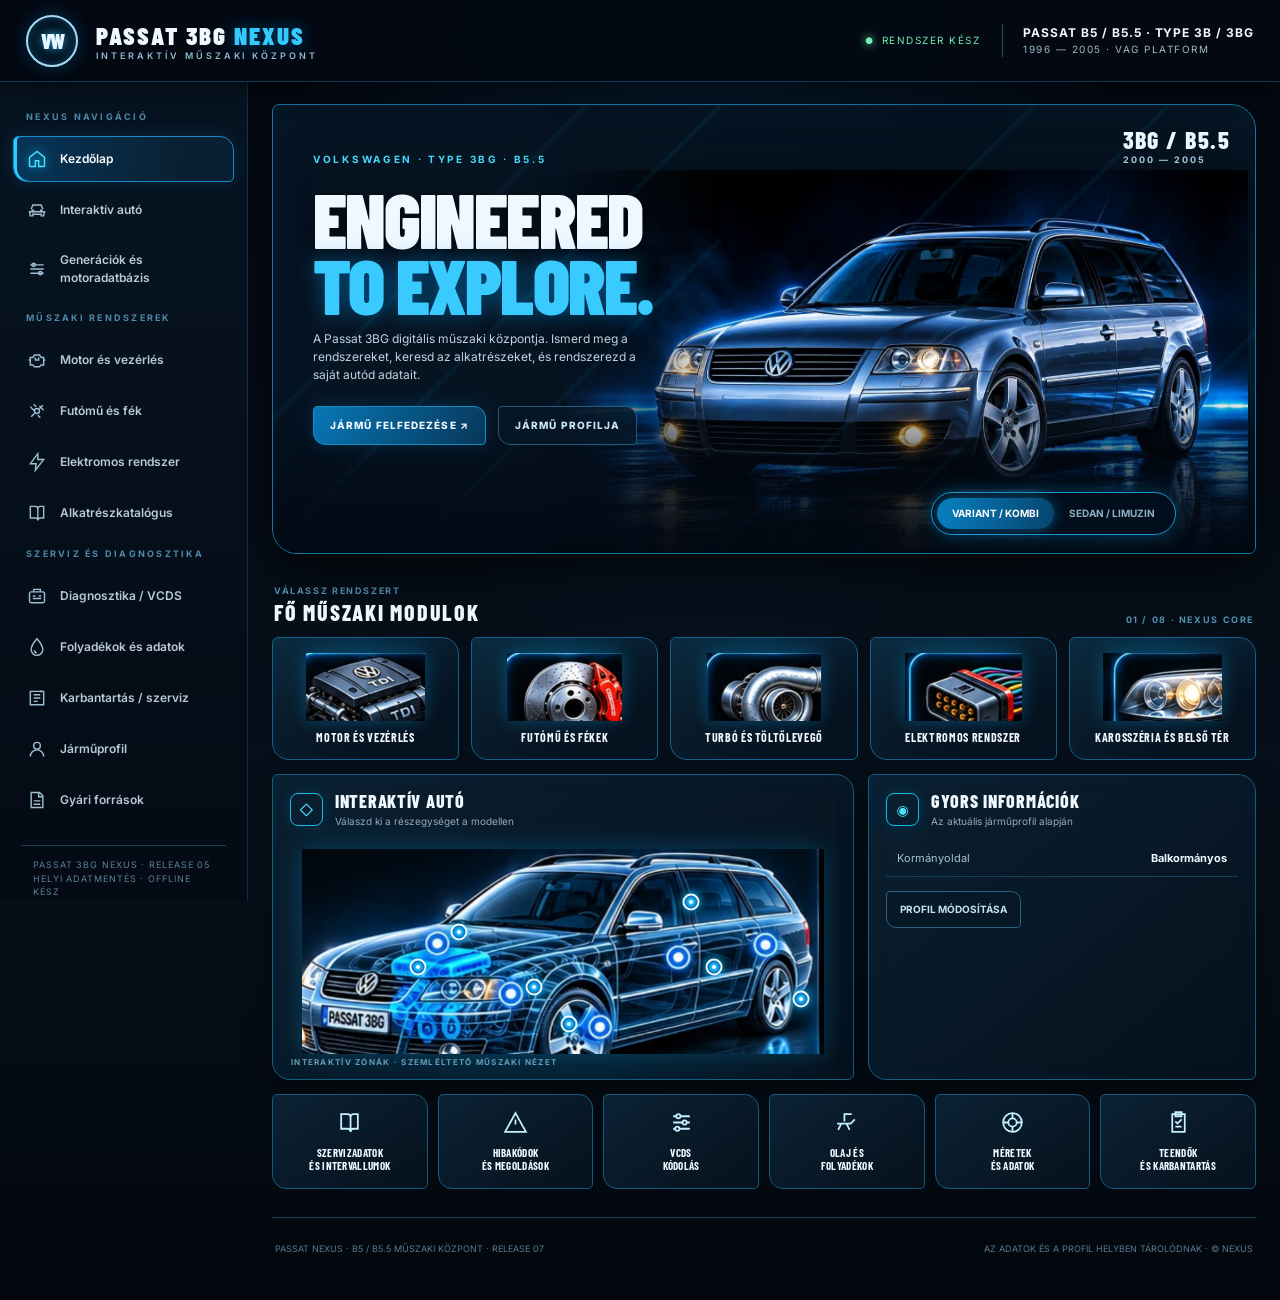
<file: PASSAT_NEXUS_TELJES_FOLYADEK_ADATBAZIS.html>
<!doctype html>
<html lang="hu">
<head>
<meta charset="utf-8"><meta name="viewport" content="width=device-width,initial-scale=1,viewport-fit=cover">
<meta name="theme-color" content="#050a12"><meta name="description" content="Passat 3BG Nexus – magyar nyelvű, interaktív műszaki tudásközpont a Volkswagen Volkswagen Passat B5 / 3B és B5.5 / 3BG modellekhez.">
<link rel="manifest" href="./manifest.webmanifest"><link rel="icon" href="./icon-192.png">
<title>PASSAT NEXUS · B5 / B5.5 műszaki központ</title>
<style>
@import url('https://fonts.googleapis.com/css2?family=Barlow+Condensed:wght@500;600;700;800;900&family=Inter:wght@400;500;600;700;800&display=swap');
:root{--bg:#040811;--bg2:#07121e;--panel:#071725;--panel2:#0a1c2b;--line:#124b6c;--blue:#00aeff;--cyan:#37e1ff;--white:#eff8ff;--muted:#8ca4b8;--soft:#c7d8e6;--gold:#f4bc61;--green:#6bf0bc;--shadow:0 16px 42px #0009;--glow:0 0 20px #00aaff42,0 0 48px #009dff1c}
*{box-sizing:border-box}html{scroll-behavior:smooth}body{margin:0;background:radial-gradient(ellipse at 55% -20%,#0751844d,transparent 44%),linear-gradient(180deg,#040811,#06101a 65%,#03070d);color:var(--white);font:14px/1.5 Inter,system-ui,sans-serif;min-height:100vh}button,input,select{font:inherit}button{color:inherit}a{color:#72d8ff;text-decoration:none}a:hover{text-decoration:underline}.app-header{height:82px;position:sticky;top:0;z-index:40;display:flex;align-items:center;gap:18px;padding:0 26px;background:#040912eF;border-bottom:1px solid #12628c90;backdrop-filter:blur(18px);box-shadow:0 6px 28px #0008}.vw-mark{width:52px;height:52px;border:2px solid #a7ddf8;border-radius:50%;display:grid;place-items:center;font:900 21px 'Barlow Condensed',sans-serif;letter-spacing:-2px;color:#e7f6ff;text-shadow:0 0 12px #27bfff;box-shadow:inset 0 0 12px #1faeff66,0 0 18px #009dff45;flex:none}.brand{font:900 25px 'Barlow Condensed',sans-serif;letter-spacing:.08em;text-transform:uppercase;white-space:nowrap}.brand span{color:#35caff;text-shadow:0 0 17px #00aaff75}.brand small{display:block;font:600 9px Inter,sans-serif;letter-spacing:.33em;color:#93b9d0;margin-top:0}.header-right{margin-left:auto;display:flex;align-items:center;gap:22px;color:#9db9ca;font-size:10px;letter-spacing:.15em}.model-tag{border-left:1px solid #1b526e;padding-left:20px}.model-tag b{display:block;color:#eff9ff;font-size:12px;letter-spacing:.08em}.status{color:#75edb6}.status:before{content:'●';font-size:9px;margin-right:7px;text-shadow:0 0 9px #5cf6a8}.layout{display:grid;grid-template-columns:248px minmax(0,1fr);max-width:1800px;margin:auto;min-height:calc(100vh - 82px)}.sidebar{position:sticky;top:82px;height:calc(100vh - 82px);padding:22px 13px 16px;background:linear-gradient(180deg,#071522f7,#040b14f5);border-right:1px solid #1450728a;display:flex;flex-direction:column;gap:5px;overflow:auto;z-index:20}.nav-caption{padding:7px 13px 9px;color:#4f89a9;font:700 9px Inter,sans-serif;letter-spacing:.25em}.nav-btn{display:flex;align-items:center;gap:13px;width:100%;padding:12px 13px;border:1px solid transparent;border-radius:5px 14px 5px 14px;background:transparent;color:#b8cad8;text-align:left;font-size:12px;font-weight:600;cursor:pointer;transition:.2s}.nav-btn svg{width:20px;height:20px;stroke:#9dbdd0;flex:none;stroke-width:1.7}.nav-btn:hover{color:white;background:#0a2032;border-color:#174d6b}.nav-btn.active{color:#fff;background:linear-gradient(100deg,#06365a,#0a2032 75%);border-color:#128dc9;box-shadow:inset 3px 0 #27d0ff,0 0 18px #008bdb2b}.nav-btn.active svg{stroke:#4be1ff;filter:drop-shadow(0 0 5px #00baff)}.sidebar-spacer{flex:1}.side-foot{margin:12px 8px 0;padding:12px;border-top:1px solid #153e57;color:#5d8198;font-size:9px;letter-spacing:.1em}.main{min-width:0;padding:22px 24px 44px;max-width:1550px;width:100%;margin:0 auto}.hero{position:relative;min-height:450px;overflow:hidden;border:1px solid #1677a4;border-radius:7px 25px 7px 25px;background:linear-gradient(90deg,#061321 0%,#071522c7 33%,#03111d00 68%),radial-gradient(ellipse at 76% 57%,#0a6caa66,transparent 50%),#061320;box-shadow:var(--shadow),inset 0 0 60px #00aaff0a}.hero:before{content:'';position:absolute;inset:0;background:linear-gradient(180deg,#06111b00 65%,#020812e8),url("data:image/svg+xml,%3Csvg viewBox='0 0 100 100' xmlns='http://www.w3.org/2000/svg'%3E%3Cpath d='M0 99L100 0M-30 100L70 0M30 100L130 0' stroke='%2300baff' stroke-opacity='.06'/%3E%3C/svg%3E");pointer-events:none;z-index:2}.hero-glow{position:absolute;inset:auto 0 0;height:1px;background:linear-gradient(90deg,transparent,#00c8ff,transparent);box-shadow:0 0 18px #00c8ff}.hero-copy{position:relative;z-index:4;padding:48px 0 38px 40px;max-width:440px}.eyebrow{font:700 10px Inter,sans-serif;letter-spacing:.27em;color:#47d9ff}.hero h1{font:900 clamp(48px,6vw,83px)/.86 'Barlow Condensed',sans-serif;letter-spacing:-.025em;margin:20px 0 13px;text-transform:uppercase;text-shadow:0 6px 22px #0009}.hero h1 span{color:#39caff;text-shadow:0 0 22px #008ddc88}.hero-copy p{color:#c0d2df;font-size:12px;max-width:330px}.hero-actions{display:flex;align-items:center;gap:12px;margin-top:22px;flex-wrap:wrap}.primary-btn,.outline-btn{border:1px solid #168dc0;background:linear-gradient(120deg,#0877b6,#073758);padding:11px 16px;border-radius:4px 12px 4px 12px;text-transform:uppercase;font-size:10px;font-weight:800;letter-spacing:.11em;cursor:pointer;box-shadow:0 0 20px #008ede38;transition:.2s}.primary-btn:hover,.outline-btn:hover{transform:translateY(-2px);box-shadow:0 0 25px #008ede70;border-color:#5de3ff}.outline-btn{background:#071827d9;color:#c9e7f8;border-color:#255a78;box-shadow:none}.hero-image-wrap{position:absolute;right:0;bottom:0;width:73%;height:100%;z-index:1;overflow:hidden}.hero-image-wrap:after{content:'';position:absolute;inset:0;background:linear-gradient(90deg,#061321 0%,#06132105 25%,transparent 70%),linear-gradient(0deg,#04101be0,transparent 35%);pointer-events:none}.hero-car{position:absolute;right:1%;bottom:0;width:95%;height:100%;object-fit:contain;object-position:center bottom;filter:drop-shadow(0 24px 28px #000b);transition:opacity .85s ease,transform 1.1s cubic-bezier(.2,.75,.25,1);will-change:opacity,transform}.hero-car.variant{opacity:1;transform:translateX(0) scale(1)}.hero-car.sedan{opacity:0;transform:translateX(85px) scale(.98);object-fit:contain;mix-blend-mode:normal;filter:drop-shadow(0 24px 28px #000b) contrast(1.02) saturate(1.04)}.hero.sedan-mode .hero-car.variant{opacity:0;transform:translateX(-90px) scale(.98)}.hero.sedan-mode .hero-car.sedan{opacity:1;transform:translateX(0) scale(1)}.body-switch{position:absolute;z-index:6;right:8%;bottom:18px;display:flex;align-items:center;gap:0;padding:5px;border:1px solid #1a9ad0;background:#03101ddc;backdrop-filter:blur(12px);border-radius:30px;box-shadow:0 0 19px #009de65a}.body-switch button{border:0;background:transparent;color:#8eafc4;padding:8px 15px;border-radius:25px;font-size:10px;font-weight:700;cursor:pointer}.body-switch button.active{background:linear-gradient(100deg,#087fc0,#06456e);color:white;box-shadow:0 0 13px #00aaff70}.hero-index{position:absolute;right:25px;top:20px;z-index:4;color:#a6c8dc;font:700 9px Inter,sans-serif;letter-spacing:.23em}.hero-index b{display:block;color:#e9f7ff;font:800 24px 'Barlow Condensed',sans-serif;letter-spacing:.06em}.section-head{display:flex;align-items:end;justify-content:space-between;gap:12px;margin:24px 2px 12px}.section-head h2{margin:0;font:800 22px 'Barlow Condensed',sans-serif;letter-spacing:.08em;text-transform:uppercase}.section-head small{font:700 9px Inter,sans-serif;color:#5591b2;letter-spacing:.18em}.module-grid{display:grid;grid-template-columns:repeat(5,minmax(0,1fr));gap:12px}.module-card{min-height:118px;position:relative;overflow:hidden;display:flex;flex-direction:column;align-items:center;justify-content:center;gap:9px;padding:15px 10px;border:1px solid #13628b;border-radius:6px 17px 6px 17px;background:linear-gradient(145deg,#0c2638,#06121f 75%);text-align:center;cursor:pointer;transition:.22s;box-shadow:inset 0 0 25px #00aaff09}.module-card:before{content:'';position:absolute;inset:0;background:radial-gradient(circle at 50% 0,#00aaff1e,transparent 70%)}.module-card:hover{transform:translateY(-4px);border-color:#38d9ff;box-shadow:var(--glow)}.module-card svg{width:31px;height:31px;color:#55d9ff;stroke-width:1.5;filter:drop-shadow(0 0 8px #009cdd77);z-index:1}.module-card .tile-asset{width:min(100%,145px);height:68px;object-fit:contain;z-index:1;filter:drop-shadow(0 0 8px #009cdd55)}.module-card strong{font:700 12px 'Barlow Condensed',sans-serif;letter-spacing:.055em;text-transform:uppercase;z-index:1}.dashboard-grid{display:grid;grid-template-columns:minmax(0,1.35fr) minmax(300px,.9fr);gap:14px;margin-top:14px}.glass-panel{border:1px solid #155d83;border-radius:6px 18px 6px 18px;background:linear-gradient(140deg,#0a2031f7,#06111cf7);box-shadow:0 10px 28px #0006,inset 0 0 28px #00aaff08;overflow:hidden}.panel-head{display:flex;align-items:center;gap:12px;padding:15px 17px 0}.panel-head .panel-icon{width:33px;height:33px;border:1px solid #18bce5;border-radius:8px;display:grid;place-items:center;color:#4be1ff;box-shadow:0 0 14px #00aaff27;flex:none}.panel-head h3{font:800 18px 'Barlow Condensed',sans-serif;letter-spacing:.04em;margin:0}.panel-head p{font-size:10px;color:#93acbf;margin:2px 0 0}.vehicle-diagram{position:relative;min-height:250px;padding:10px 12px 15px;display:grid;place-items:center}.vehicle-diagram.vehicle-illustration{background:radial-gradient(ellipse at 50% 80%,#007ebc24,transparent 65%)}.wireframe-image{position:relative;z-index:1;width:min(94%,650px);height:auto;max-height:100%;object-fit:contain;filter:drop-shadow(0 0 13px #009fe64a)}.vehicle-hotspot{position:absolute;z-index:5;width:17px;height:17px;border:2px solid #eafaff;border-radius:50%;padding:0;transform:translate(-50%,-50%);background:radial-gradient(circle,#f8ffff 0 14%,#20bbff 28%,#005ca1 76%);box-shadow:0 0 8px #00bdff,0 0 20px #00aaff66;cursor:pointer;transition:.18s}.vehicle-hotspot:hover{transform:translate(-50%,-50%) scale(1.28);background:#ffbd59;box-shadow:0 0 11px #ffc66e,0 0 22px #ff9d36}.vehicle-diagram svg{width:min(100%,650px);height:auto;filter:drop-shadow(0 0 9px #039adf38)}.car-shell{fill:#0a2c43;stroke:#2dcfff;stroke-width:2.2}.car-glass{fill:#0b1c2c;stroke:#4ab8e5;stroke-width:1.5}.car-line{fill:none;stroke:#42cfff;stroke-width:1.6;opacity:.83}.car-metal{fill:#153c54;stroke:#62dafa;stroke-width:1.4}.hotspot{cursor:pointer;fill:#00c4ff;stroke:#e8fbff;stroke-width:2.2;filter:drop-shadow(0 0 6px #00bfff);transition:.2s}.hotspot:hover,.hotspot.selected{fill:#ffc15e;stroke:#fff;filter:drop-shadow(0 0 10px #ffb54e);r:9}.diagram-caption{position:absolute;left:18px;bottom:12px;color:#6d9db8;font:700 8px Inter,sans-serif;letter-spacing:.16em}.spec-content{padding:12px 17px 18px}.spec-placeholder{padding:15px;border:1px dashed #286384;border-radius:8px;color:#9ab3c4;font-size:11px;background:#061421}.spec-placeholder strong{display:block;color:#e4f5ff;font-size:12px;margin-bottom:4px}.spec-row{display:flex;align-items:center;justify-content:space-between;gap:12px;padding:9px 11px;border-bottom:1px solid #18405a;font-size:11px}.spec-row:last-child{border:0}.spec-row span:first-child{color:#a7c3d4}.spec-row b{color:#f0f8ff;text-align:right}.quick-grid{display:grid;grid-template-columns:repeat(6,minmax(0,1fr));gap:10px;margin-top:14px}.quick-card{padding:13px 8px;border:1px solid #155b7f;background:linear-gradient(145deg,#0b2234,#06111c);border-radius:5px 14px 5px 14px;display:grid;place-items:center;gap:7px;min-height:95px;cursor:pointer;text-align:center;transition:.2s}.quick-card:hover{border-color:#37d9ff;box-shadow:var(--glow);transform:translateY(-3px)}.quick-card svg{width:25px;height:25px;color:#c6efff}.quick-card span{font:700 11px 'Barlow Condensed',sans-serif;line-height:1.15;text-transform:uppercase;letter-spacing:.03em}.page{display:none;animation:pageIn .25s ease}.page.active{display:block}@keyframes pageIn{from{opacity:0;transform:translateY(8px)}to{opacity:1;transform:none}}.page-title{display:flex;align-items:end;justify-content:space-between;gap:15px;margin:0 0 18px}.page-title h1{font:900 clamp(30px,4vw,46px)/.95 'Barlow Condensed',sans-serif;letter-spacing:.05em;text-transform:uppercase;margin:0}.page-title p{color:var(--muted);font-size:11px;margin:7px 0 0}.page-title .eyebrow{margin-bottom:7px}.content-grid{display:grid;grid-template-columns:1.25fr .75fr;gap:14px}.content-panel{padding:18px}.content-panel h2{font:800 20px 'Barlow Condensed',sans-serif;letter-spacing:.05em;margin:0 0 10px}.muted{color:var(--muted)}.small{font-size:11px}.searchbox{position:relative;margin:12px 0}.searchbox input{width:100%;border:1px solid #1c5a7b;border-radius:6px;background:#04111d;color:white;padding:13px 15px 13px 42px;outline:0}.searchbox input:focus,.field input:focus,.field select:focus{border-color:#2dcfff;box-shadow:0 0 0 3px #00aaff20}.searchbox svg{position:absolute;left:14px;top:13px;width:17px;color:#65c9ef}.list{display:grid;gap:8px}.list-row{display:flex;align-items:center;gap:12px;padding:12px;border:1px solid #143d57;background:#061522;border-radius:5px 12px 5px 12px}.list-row .row-icon{width:34px;height:34px;display:grid;place-items:center;background:#0a2b42;border:1px solid #1a678e;border-radius:8px;flex:none;color:#57d7ff}.list-row .row-icon svg{width:18px}.list-row .row-main{min-width:0;flex:1}.list-row strong{font-size:12px}.list-row small{display:block;font-size:10px;color:#8da7bb;margin-top:2px}.list-row .row-tag{font-size:9px;color:#79d8fa;border:1px solid #1b668a;border-radius:20px;padding:4px 7px;white-space:nowrap}.notice{padding:12px 14px;margin:12px 0;border-left:3px solid var(--gold);background:#2b2114;color:#ecd7b2;font-size:10px;border-radius:0 7px 7px 0}.info-box{padding:13px;border:1px solid #1b6387;background:#082136;border-radius:7px;color:#b9d9e9;font-size:11px;margin:12px 0}.chip-row{display:flex;gap:7px;flex-wrap:wrap;margin:12px 0}.chip{padding:7px 10px;border:1px solid #1a5677;border-radius:20px;background:#071927;color:#a9c9db;font-size:9px;cursor:pointer}.chip.active{background:#07517d;color:white;border-color:#25bce9}.form-grid{display:grid;grid-template-columns:repeat(2,minmax(0,1fr));gap:12px}.field{display:grid;gap:6px;color:#95b3c7;font-size:10px}.field input,.field select{width:100%;padding:11px 12px;border:1px solid #1b4e6a;border-radius:5px;background:#061522;color:#e8f6ff;outline:0}.field small{color:#6f8fa4;font-size:9px}.field.full{grid-column:1/-1}.btn-row{display:flex;gap:9px;flex-wrap:wrap;margin-top:14px}.ghost-btn{padding:10px 13px;border:1px solid #27617e;background:#071927;color:#c5e2f1;border-radius:4px 10px 4px 10px;font-size:10px;font-weight:700;cursor:pointer}.ghost-btn:hover{border-color:#47cefa}.table-wrap{overflow:auto;border:1px solid #17445f;border-radius:7px}table{width:100%;border-collapse:collapse;min-width:520px;font-size:11px}th,td{padding:11px 12px;text-align:left;border-bottom:1px solid #173b52}th{color:#69c9ed;background:#082033;font-size:9px;letter-spacing:.1em;text-transform:uppercase}td{color:#c4d7e3}tr:last-child td{border-bottom:0}.empty{padding:20px;text-align:center;color:#7998ac;font-size:11px}.footer{padding:24px 3px 0;margin-top:28px;border-top:1px solid #17415b;color:#587b93;font-size:9px;display:flex;justify-content:space-between;gap:10px;flex-wrap:wrap}.drawer-backdrop{position:fixed;inset:0;background:#0009;z-index:60;display:none}.drawer-backdrop.open{display:block}.drawer{position:absolute;right:0;top:0;height:100%;width:min(460px,92vw);overflow:auto;background:linear-gradient(150deg,#0a2437,#040c16);border-left:1px solid #168ec1;padding:23px;box-shadow:-20px 0 55px #000a}.drawer-close{float:right;border:1px solid #2b6584;background:#071927;color:#d8f2ff;border-radius:6px;padding:7px 10px;cursor:pointer}.drawer h2{font:800 28px 'Barlow Condensed',sans-serif;margin:24px 0 8px}.drawer p{font-size:12px;color:#a9c0cf}.drawer .drawer-section{border-top:1px solid #19445d;margin-top:17px;padding-top:15px}.mobile-menu{display:none}
@media(max-width:1120px){.layout{grid-template-columns:210px minmax(0,1fr)}.module-grid{grid-template-columns:repeat(3,1fr)}.quick-grid{grid-template-columns:repeat(3,1fr)}.hero-image-wrap{width:76%}.hero-copy{max-width:380px;padding-left:28px}.hero h1{font-size:65px}}
@media(max-width:760px){.app-header{height:65px;padding:0 14px;gap:10px}.vw-mark{width:41px;height:41px;font-size:18px}.brand{font-size:20px}.brand small{font-size:7px;letter-spacing:.2em}.header-right{font-size:0;gap:0}.model-tag{display:none}.status{font-size:8px}.layout{display:block;min-height:calc(100vh - 65px)}.sidebar{position:fixed;top:65px;left:0;bottom:0;width:min(290px,84vw);height:auto;transform:translateX(-103%);transition:transform .25s ease;box-shadow:18px 0 50px #0009}.sidebar.open{transform:translateX(0)}.mobile-menu{display:grid;place-items:center;width:36px;height:36px;border:1px solid #245b79;border-radius:8px;background:#071a2a;color:#a8e4ff}.mobile-menu svg{width:19px}.main{padding:12px 11px 35px}.hero{min-height:530px;border-radius:5px 18px 5px 18px}.hero-copy{padding:28px 20px 245px;max-width:100%}.hero h1{font-size:58px;margin-top:12px}.hero-copy p{max-width:260px;font-size:11px}.hero-image-wrap{width:100%;height:68%;bottom:40px}.hero-car{width:115%;right:-6%;height:100%;object-position:center bottom}.hero-index{top:auto;right:15px;bottom:93px;font-size:8px}.hero-index b{font-size:18px}.body-switch{right:50%;transform:translateX(50%);bottom:13px;white-space:nowrap}.body-switch button{padding:8px 12px;font-size:9px}.module-grid{grid-template-columns:repeat(2,minmax(0,1fr));gap:8px}.module-card{min-height:100px;padding:12px 6px}.module-card strong{font-size:11px}.dashboard-grid,.content-grid{grid-template-columns:1fr}.quick-grid{grid-template-columns:repeat(3,minmax(0,1fr));gap:8px}.quick-card{min-height:83px}.section-head{margin-top:20px}.section-head h2{font-size:20px}.page-title{align-items:start;flex-direction:column}.form-grid{grid-template-columns:1fr}.field.full{grid-column:auto}.vehicle-diagram{min-height:190px}.vehicle-diagram.vehicle-illustration{min-height:190px}.wireframe-image{width:100%}.vehicle-hotspot{width:15px;height:15px}.footer{font-size:8px}.panel-head h3{font-size:17px}}
@media(max-width:380px){.brand{font-size:17px}.hero h1{font-size:52px}.hero-copy{padding-left:16px}.body-switch button{padding:7px 9px}.quick-card span{font-size:10px}}
@media(prefers-reduced-motion:reduce){*,*:before,*:after{animation:none!important;transition:none!important;scroll-behavior:auto!important}}
 .nexus-detail,.nexus-dtc,.nexus-fluid{font:inherit;color:inherit;background:#061522}.nexus-detail:hover,.nexus-dtc:hover,.nexus-fluid:hover{border-color:#39cfff;box-shadow:0 0 14px #00aaff30}.nexus-detail .row-main,.nexus-dtc .row-main,.nexus-fluid .row-main{display:block;text-align:left}
</style>
<meta name="passat-nexus-fluid-db" content="B5-B5.5 expanded fluid database 2026-11-24"><!-- PASSAT NEXUS FLUID DB REVISION 2026-11-24 -->
</head>
<body>
<header class="app-header">
 <button class="mobile-menu" id="mobileMenu" aria-label="Menü megnyitása"><svg viewBox="0 0 24 24" fill="none" stroke="currentColor" stroke-width="2"><path d="M3 6h18M3 12h18M3 18h18"/></svg></button>
 <div class="vw-mark" aria-label="Volkswagen">VW</div><div class="brand">PASSAT 3BG <span>NEXUS</span><small>INTERAKTÍV MŰSZAKI KÖZPONT</small></div>
 <div class="header-right"><span class="status">RENDSZER KÉSZ</span><span class="model-tag"><b>PASSAT B5 / B5.5 · TYPE 3B / 3BG</b>1996 — 2005 · VAG PLATFORM</span></div>
</header>
<div class="layout">
<aside class="sidebar" id="sidebar">
 <div class="nav-caption">NEXUS NAVIGÁCIÓ</div>
 <button class="nav-btn active" data-page="home"><svg viewBox="0 0 24 24" fill="none" stroke="currentColor"><path d="m3 10 9-7 9 7v10a1 1 0 0 1-1 1h-6v-7h-4v7H4a1 1 0 0 1-1-1z"/></svg>Kezdőlap</button>
 <button class="nav-btn" data-page="explorer"><svg viewBox="0 0 24 24" fill="none" stroke="currentColor"><path d="m5 11 2-5h10l2 5M3 14h18l-1 5h-3v-2H7v2H4z"/><circle cx="7" cy="13" r="1"/><circle cx="17" cy="13" r="1"/></svg>Interaktív autó</button>
 <button class="nav-btn" data-page="generations"><svg viewBox="0 0 24 24" fill="none" stroke="currentColor"><path d="M4 7h16M4 12h16M4 17h16"/><circle cx="8" cy="7" r="2"/><circle cx="16" cy="17" r="2"/></svg>Generációk és motoradatbázis</button>
 <div class="nav-caption">MŰSZAKI RENDSZEREK</div>
 <button class="nav-btn" data-page="engine"><svg viewBox="0 0 24 24" fill="none" stroke="currentColor"><path d="M4 9h3l2-3h6l2 3h3v9h-3l-2 2H9l-2-2H4zM2 12h2m16 0h2M10 9v3h4V9"/></svg>Motor és vezérlés</button>
 <button class="nav-btn" data-page="chassis"><svg viewBox="0 0 24 24" fill="none" stroke="currentColor"><path d="m4 7 5 5m6-6 5 5M8 4l3 3m2 10 3 3M5 19l4-4m6-6 4-4"/><circle cx="12" cy="12" r="3"/></svg>Futómű és fék</button>
 <button class="nav-btn" data-page="electrics"><svg viewBox="0 0 24 24" fill="none" stroke="currentColor"><path d="M13 2 4 14h7l-1 8 10-13h-7z"/></svg>Elektromos rendszer</button>
 <button class="nav-btn" data-page="catalog"><svg viewBox="0 0 24 24" fill="none" stroke="currentColor"><path d="M4 4h6a3 3 0 0 1 3 3v14a3 3 0 0 0-3-3H4zM20 4h-4a3 3 0 0 0-3 3v14a3 3 0 0 1 3-3h4z"/></svg>Alkatrészkatalógus</button>
 <div class="nav-caption">SZERVIZ ÉS DIAGNOSZTIKA</div>
 <button class="nav-btn" data-page="diagnostics"><svg viewBox="0 0 24 24" fill="none" stroke="currentColor"><rect x="3" y="7" width="18" height="13" rx="2"/><path d="M8 7V4h8v3M7 12h3m4 0h3m-10 3h10"/></svg>Diagnosztika / VCDS</button>
 <button class="nav-btn" data-page="fluids"><svg viewBox="0 0 24 24" fill="none" stroke="currentColor"><path d="M12 2s7 8 7 13a7 7 0 0 1-14 0c0-5 7-13 7-13Z"/><path d="M9 16a3 3 0 0 0 3 3"/></svg>Folyadékok és adatok</button>
 <button class="nav-btn" data-page="service"><svg viewBox="0 0 24 24" fill="none" stroke="currentColor"><path d="M4 4h16v16H4zM8 8h8M8 12h8M8 16h5"/><path d="m16 3 2 2"/></svg>Karbantartás / szerviz</button>
 <button class="nav-btn" data-page="profile"><svg viewBox="0 0 24 24" fill="none" stroke="currentColor"><circle cx="12" cy="8" r="4"/><path d="M4 21a8 8 0 0 1 16 0"/></svg>Járműprofil</button>
 <button class="nav-btn" data-page="sources"><svg viewBox="0 0 24 24" fill="none" stroke="currentColor"><path d="M5 3h10l4 4v14H5zM14 3v5h5M8 13h8M8 17h8"/></svg>Gyári források</button>
 <div class="sidebar-spacer"></div><div class="side-foot">PASSAT 3BG NEXUS · RELEASE 05<br>HELYI ADATMENTÉS · OFFLINE KÉSZ</div>
</aside>
<main class="main">
<section class="page active" id="page-home">
 <section class="hero" id="hero">
  <div class="hero-copy"><div class="eyebrow">VOLKSWAGEN · TYPE 3BG · B5.5</div><h1>ENGINEERED<br><span>TO EXPLORE.</span></h1><p>A Passat 3BG digitális műszaki központja. Ismerd meg a rendszereket, keresd az alkatrészeket, és rendszerezd a saját autód adatait.</p><div class="hero-actions"><button class="primary-btn" data-go="explorer">JÁRMŰ FELFEDEZÉSE ↗</button><button class="outline-btn" data-go="profile">JÁRMŰ PROFILJA</button></div></div>
  <div class="hero-index"><b>3BG / B5.5</b>2000 — 2005</div>
  <div class="hero-image-wrap"><img class="hero-car variant" src="./passat-variant.webp" alt="Volkswagen Passat 3BG Variant – fotórealisztikus látványkép"><img class="hero-car sedan" id="sedanHero" src="./passat-sedan.webp" alt="Volkswagen Passat 3BG Limuzin – a Varianttal egységes, kék filmes látványvilág"></div>
  <div class="body-switch"><button class="active" id="variantBtn">VARIANT / KOMBI</button><button id="sedanBtn">SEDAN / LIMUZIN</button></div><div class="hero-glow"></div>
 </section>
 <div class="section-head"><div><small>VÁLASSZ RENDSZERT</small><h2>FŐ MŰSZAKI MODULOK</h2></div><small>01 / 08 · NEXUS CORE</small></div>
 <div class="module-grid">
  <button class="module-card" data-go="engine"><img class="tile-asset" src="./module-engine.webp" alt=""><strong>Motor és vezérlés</strong></button>
  <button class="module-card" data-go="chassis"><img class="tile-asset" src="./module-brakes.webp" alt=""><strong>Futómű és fékek</strong></button>
  <button class="module-card" data-go="engine"><img class="tile-asset" src="./module-turbo.webp" alt=""><strong>Turbó és töltőlevegő</strong></button>
  <button class="module-card" data-go="electrics"><img class="tile-asset" src="./module-electrical.webp" alt=""><strong>Elektromos rendszer</strong></button>
  <button class="module-card" data-go="catalog"><img class="tile-asset" src="./module-body.webp" alt=""><strong>Karosszéria és belső tér</strong></button>
 </div>
 <div class="dashboard-grid">
  <div class="glass-panel"><div class="panel-head"><div class="panel-icon">◇</div><div><h3>INTERAKTÍV AUTÓ</h3><p>Válaszd ki a részegységet a modellen</p></div></div>
   <div class="vehicle-diagram vehicle-illustration"><img class="wireframe-image" src="./wireframe-car.webp" alt="Passat 3BG szemléltető műszaki ábra">
    <button class="vehicle-hotspot" data-part="motor" style="left:25%;top:55%" aria-label="Motor"></button><button class="vehicle-hotspot" data-part="turbo" style="left:32%;top:41%" aria-label="Turbó"></button><button class="vehicle-hotspot" data-part="valto" style="left:45%;top:63%" aria-label="Váltó"></button><button class="vehicle-hotspot" data-part="felfuggesztes" style="left:51%;top:78%" aria-label="Felfüggesztés"></button><button class="vehicle-hotspot" data-part="fek" style="left:91%;top:68%" aria-label="Fék"></button><button class="vehicle-hotspot" data-part="elektromos" style="left:72%;top:29%" aria-label="Elektromos rendszer"></button><button class="vehicle-hotspot" data-part="karosszeria" style="left:76%;top:55%" aria-label="Karosszéria"></button><div class="diagram-caption">INTERAKTÍV ZÓNÁK · SZEMLÉLTETŐ MŰSZAKI NÉZET</div></div>
  </div>
  <div class="glass-panel"><div class="panel-head"><div class="panel-icon">◉</div><div><h3>GYORS INFORMÁCIÓK</h3><p>Az aktuális járműprofil alapján</p></div></div><div class="spec-content" id="quickSpecs"><div class="spec-placeholder"><strong>Még nincs beállított járműprofil</strong>Válaszd ki az évjáratot, karosszériát, motorkódot és hajtást, hogy az oldal a megfelelő Passat-változat adatait mutassa.<div class="btn-row"><button class="primary-btn" data-go="profile">PROFIL BEÁLLÍTÁSA</button></div></div></div></div>
 </div>
 <div class="quick-grid">
  <button class="quick-card" data-go="service"><svg viewBox="0 0 24 24" fill="none" stroke="currentColor" stroke-width="1.7"><path d="M4 4h6a3 3 0 0 1 3 3v14a3 3 0 0 0-3-3H4zM20 4h-4a3 3 0 0 0-3 3v14a3 3 0 0 1 3-3h4z"/></svg><span>Szervizadatok<br>és intervallumok</span></button>
  <button class="quick-card" data-go="diagnostics"><svg viewBox="0 0 24 24" fill="none" stroke="currentColor" stroke-width="1.7"><path d="m12 3 10 18H2z"/><path d="M12 9v5m0 3h.01"/></svg><span>Hibakódok<br>és megoldások</span></button>
  <button class="quick-card" data-go="diagnostics"><svg viewBox="0 0 24 24" fill="none" stroke="currentColor" stroke-width="1.7"><path d="M4 6h16M4 12h16M4 18h16"/><circle cx="9" cy="6" r="2" fill="#082033"/><circle cx="15" cy="12" r="2" fill="#082033"/><circle cx="8" cy="18" r="2" fill="#082033"/></svg><span>VCDS<br>kódolás</span></button>
  <button class="quick-card" data-go="fluids"><svg viewBox="0 0 24 24" fill="none" stroke="currentColor" stroke-width="1.7"><path d="M3 13h13l4-4M7 13l-3 6m8-6 3 6m-5-8V4h7"/></svg><span>Olaj és<br>folyadékok</span></button>
  <button class="quick-card" data-go="fluids"><svg viewBox="0 0 24 24" fill="none" stroke="currentColor" stroke-width="1.7"><circle cx="12" cy="12" r="9"/><circle cx="12" cy="12" r="4"/><path d="M12 3v5m9 4h-5m-4 9v-5m-9-4h5"/></svg><span>Méretek<br>és adatok</span></button>
  <button class="quick-card" data-go="service"><svg viewBox="0 0 24 24" fill="none" stroke="currentColor" stroke-width="1.7"><path d="M6 4h12v17H6zM9 2h6v4H9zM9 11l2 2 4-4m-6 7h6"/></svg><span>Teendők<br>és karbantartás</span></button>
 </div>
</section>
<section class="page" id="page-explorer">
 <div class="page-title"><div><div class="eyebrow">NEXUS / INTERACTIVE</div><h1>INTERAKTÍV JÁRMŰ</h1><p>Koppints a Passat 3BG egy-egy kiemelt területére a műszaki részletekért.</p></div><span class="row-tag">2D INTERAKTÍV NÉZET</span></div>
 <div class="content-grid"><div class="glass-panel"><div class="panel-head"><div class="panel-icon">◇</div><div><h3>PASSAT 3BG · RÉSZEGYSÉGEK</h3><p>A megjelölt zónák kiválaszthatók</p></div></div><div class="vehicle-diagram vehicle-illustration" style="min-height:300px"><img class="wireframe-image" src="./wireframe-car.webp" alt="Passat 3BG szemléltető műszaki ábra">
    <button class="vehicle-hotspot" data-part="motor" style="left:25%;top:55%" aria-label="Motor"></button><button class="vehicle-hotspot" data-part="turbo" style="left:32%;top:41%" aria-label="Turbó"></button><button class="vehicle-hotspot" data-part="valto" style="left:45%;top:63%" aria-label="Váltó"></button><button class="vehicle-hotspot" data-part="felfuggesztes" style="left:51%;top:78%" aria-label="Felfüggesztés"></button><button class="vehicle-hotspot" data-part="fek" style="left:91%;top:68%" aria-label="Fék"></button><button class="vehicle-hotspot" data-part="elektromos" style="left:72%;top:29%" aria-label="Elektromos rendszer"></button><button class="vehicle-hotspot" data-part="karosszeria" style="left:76%;top:55%" aria-label="Karosszéria"></button></div></div>
 <div class="glass-panel content-panel" id="partDetail"><div class="eyebrow">RÉSZEGYSÉG ADATLAP</div><h2>Válassz egy zónát</h2><p class="muted small">A modellre koppintva megjelenik a kiválasztott rész ismertetője, a fontos azonosítási szempontok és a kapcsolódó műszaki modul.</p></div></div>
 <div class="notice">A járműmodell interaktív, szemléltető 2D ábra, nem gyári CAD-adat vagy hiteles robbantott rajz. A gyári rajzokhoz a Volkswagen erWin és az alkatrészkatalógus szolgál hivatkozásként.</div>
</section>
<section class="page" id="page-engine"><div class="page-title"><div><div class="eyebrow">POWERTRAIN / ENGINE</div><h1>MOTOR ÉS VEZÉRLÉS</h1><p>Motorcsaládok, turbófeltöltés, vezérlés és kapcsolódó rendszerek.</p></div></div><div class="content-grid"><div class="glass-panel content-panel"><h2>FŐ RENDSZEREK</h2><div class="list" id="engineList"></div></div><div class="glass-panel content-panel"><h2>MOTORAZONOSÍTÁS</h2><p class="muted small">A motorkód döntő fontosságú az alkatrészek, műszaki értékek és javítási eljárások kiválasztásánál.</p><div class="info-box">Példák a 3BG-ben előforduló motorcsaládokra: 1.9 TDI, 2.5 V6 TDI, benzines 1.6 / 1.8T / 2.0 / V5 / V6 / W8 kivitelek. A pontos választék évjárat és piac szerint változik.</div><button class="primary-btn" data-go="profile">MOTORKÓD BEÁLLÍTÁSA</button></div></div></section>
<section class="page" id="page-chassis"><div class="page-title"><div><div class="eyebrow">CHASSIS / BRAKES</div><h1>FUTÓMŰ ÉS FÉKRENDSZER</h1><p>Futómű-alkatrészek, fékek, ABS/ESP és 4Motion hajtás.</p></div></div><div class="glass-panel content-panel"><div class="list" id="chassisList"></div><div class="notice">Fék- és futóműalkatrész rendelés előtt ellenőrizd a tengelyterhelést, PR-kódot, féktárcsa-méretet, oldaliságot és a hajtásváltozatot.</div></div></section>
<section class="page" id="page-electrics"><div class="page-title"><div><div class="eyebrow">ELECTRICAL / CONTROL UNITS</div><h1>ELEKTROMOS RENDSZER</h1><p>Vezérlőegységek, érzékelők, komfortelektronika és hálózat.</p></div></div><div class="glass-panel content-panel"><div class="list" id="electricsList"></div></div></section>
<section class="page" id="page-catalog"><div class="page-title"><div><div class="eyebrow">ORIGINAL PARTS / LOOKUP</div><h1>ALKATRÉSZKATALÓGUS</h1><p>Keresés Passat 3BG alkatrészcsoportok között. Cikkszámot csak hiteles azonosítás után adj meg.</p></div></div><div class="glass-panel content-panel"><div class="searchbox"><svg viewBox="0 0 24 24" fill="none" stroke="currentColor" stroke-width="2"><circle cx="11" cy="11" r="7"/><path d="m16 16 5 5"/></svg><input id="catalogSearch" placeholder="Keresés: turbó, lengőkar, vízpumpa, ajtózár…"></div><div class="chip-row" id="catalogFilters"><button class="chip active" data-filter="all">ÖSSZES</button><button class="chip" data-filter="motor">MOTOR</button><button class="chip" data-filter="futomu">FUTÓMŰ / FÉK</button><button class="chip" data-filter="karosszeria">KAROSSZÉRIA</button><button class="chip" data-filter="elektromos">ELEKTROMOS</button></div><div class="list" id="catalogList"></div><div class="notice">Ez az adatbázis jelenleg alkatrészcsoportokat és illesztési szempontokat tartalmaz, nem teljes ETKA/OE-cikkszám-adatbázis. Pontos cikkszámot VIN, PR-kód, motorkód, váltókód és gyártási idő szerint kell ellenőrizni.</div></div></section>
<section class="page" id="page-diagnostics"><div class="page-title"><div><div class="eyebrow">VAG / VCDS / DTC</div><h1>DIAGNOSZTIKA ÉS HIBAKÓDOK</h1><p>Általános OBD hibakódok és VAG vezérlőegység-tájékozódás.</p></div></div><div class="content-grid"><div class="glass-panel content-panel"><h2>HIBAKÓD-KERESŐ</h2><div class="searchbox"><svg viewBox="0 0 24 24" fill="none" stroke="currentColor" stroke-width="2"><circle cx="11" cy="11" r="7"/><path d="m16 16 5 5"/></svg><input id="dtcSearch" placeholder="Például: P0299, töltőnyomás, EGR…"></div><div class="list" id="dtcList"></div></div><div class="glass-panel content-panel"><h2>VEZÉRLŐEGYSÉG-CÍMEK</h2><div class="list" id="ecuList"></div><div class="notice">A hibakód önmagában nem jelent biztos alkatrészhibát. A vezérlőegység pontos azonosítóját, hibakörnyezetét és élőadatait is vizsgáld meg.</div></div></div></section>
<section class="page" id="page-fluids"><div class="page-title"><div><div class="eyebrow">TECHNICAL DATA / FLUIDS</div><h1>FOLYADÉKOK ÉS MŰSZAKI ADATOK</h1><p>Folyadékok és méretek – mindig a konkrét motor- és váltóváltozathoz igazítva.</p></div></div><div class="content-grid"><div class="glass-panel content-panel"><h2>FOLYADÉKOK</h2><div class="list" id="fluidsList"></div></div><div class="glass-panel content-panel"><h2>GYÁRI MÉRETADATOK</h2><div class="info-box"><strong>Karosszériaváltozat szerinti adatok</strong><br>A Sedan és a Variant méretei eltérnek. A pontos kivitel és modellév kiválasztása szükséges.</div><div class="list-row"><div class="row-main"><strong>Passat 3BG Sedan / Limousine</strong><small>Hosszúság kb. 4703 mm · szélesség 1746 mm · magasság 1462 mm (MY 2001 specifikáció)</small></div></div><div class="list-row"><div class="row-main"><strong>Passat 3BG Variant</strong><small>Hosszúság kb. 4682 mm · szélesség 1746 mm · magasság 1470 mm (MY 2001 specifikáció)</small></div></div><p class="muted small">Forrás: Volkswagen SSP 251. Egyes adatok modellév és karosszéria szerint változhatnak.</p></div></div></section>
<section class="page" id="page-generations">
 <div class="page-title"><div><div class="eyebrow">MODEL ARCHIVE / ENGINE DATABASE</div><h1>B5 ÉS B5.5 GENERÁCIÓK</h1><p>Generációválasztó és tájékoztató motorkód-adatbázis a Passat 3B / 3BG modellekhez.</p></div></div>
 <div class="content-grid">
  <div class="glass-panel content-panel">
   <h2>GENERÁCIÓ KIVÁLASZTÁSA</h2>
   <div class="chip-row" id="generationFilters">
    <button class="chip active" data-generation="all">MINDKÉT GENERÁCIÓ</button>
    <button class="chip" data-generation="b5">B5 / 3B</button>
    <button class="chip" data-generation="b55">B5.5 / 3BG</button>
   </div>
   <div id="generationOverview" class="info-box">Válassz generációt a főbb különbségek megtekintéséhez.</div>
   <div class="notice">A 2000-es év átmeneti lehet: a modellév, a gyártási dátum és a VIN alapján kell eldönteni, hogy B5 vagy B5.5 kivitelről van-e szó. Az évszám önmagában nem mindig elég.</div>
  </div>
  <div class="glass-panel content-panel">
   <h2>AZONOSÍTÁSI SZEMPONTOK</h2>
   <div class="list">
    <div class="list-row"><span class="row-icon">01</span><div class="row-main"><strong>VIN és gyártási dátum</strong><small>A legbiztosabb kiindulási pont az alvázszám és a gyártási adat.</small></div></div>
    <div class="list-row"><span class="row-icon">02</span><div class="row-main"><strong>Motorkód</strong><small>A motorcsalád és a pontos kód határozza meg a kompatibilitást.</small></div></div>
    <div class="list-row"><span class="row-icon">03</span><div class="row-main"><strong>Váltó- és PR-kód</strong><small>Hajtás, fék, futómű és egyes alkatrészek kiválasztásához szükséges.</small></div></div>
   </div>
  </div>
 </div>
 <div class="glass-panel content-panel" style="margin-top:14px">
  <div class="row" style="display:flex;align-items:center;justify-content:space-between;gap:10px;flex-wrap:wrap"><h2 style="margin:0">MOTORKÓD-KERESŐ</h2><span class="row-tag">PÉLDÁK · NEM TELJES LISTA</span></div>
  <div class="searchbox"><svg viewBox="0 0 24 24" fill="none" stroke="currentColor" stroke-width="2"><circle cx="11" cy="11" r="7"/><path d="m16 16 5 5"/></svg><input id="engineCodeSearch" placeholder="Keresés: AWX, AVF, AWT, 1.9 TDI, benzines…"></div>
  <div class="chip-row" id="engineFuelFilters"><button class="chip active" data-fuel="all">ÖSSZES</button><button class="chip" data-fuel="Diesel">DÍZEL</button><button class="chip" data-fuel="Benzin">BENZIN</button></div>
  <div class="table-wrap"><table><thead><tr><th>Generáció</th><th>Motor / teljesítménycsalád</th><th>Motorkód-példák</th><th>Üzemanyag</th></tr></thead><tbody id="engineCodeRows"></tbody></table></div>
  <p class="muted small">A felsorolt kódok tájékoztató példák. Piac, modellév, teljesítmény és emissziós kivitel szerint további változatok léteznek. Alkatrészrendeléshez a jármű saját motorkódját ellenőrizd a járműadat-matricán, szervizfüzetben vagy VIN-alapú gyári katalógusban.</p>
 </div>
</section>
<section class="page" id="page-service"><div class="page-title"><div><div class="eyebrow">MAINTENANCE / SERVICE LOG</div><h1>KARBANTARTÁS ÉS SZERVIZNAPLÓ</h1><p>Vezesd a saját Passatod javításait és következő teendőit – az adatok ezen az eszközön maradnak.</p></div></div><div class="content-grid"><div class="glass-panel content-panel"><h2>ÚJ SZERVIZESEMÉNY</h2><form id="serviceForm"><div class="form-grid"><label class="field">Dátum<input id="svcDate" type="date" required></label><label class="field">Kilométeróra<input id="svcKm" type="number" min="0" placeholder="pl. 285000"></label><label class="field full">Elvégzett munka / alkatrész<input id="svcTask" required placeholder="pl. olajcsere, vezérlés, fékbetét"></label><label class="field full">Megjegyzés<input id="svcNote" placeholder="Márka, cikkszám, műhely, egyéb adat"></label></div><div class="btn-row"><button class="primary-btn" type="submit">BEJEGYZÉS MENTÉSE</button></div></form></div><div class="glass-panel content-panel"><h2>SAJÁT SZERVIZNAPLÓ</h2><div class="list" id="serviceLog"></div><div class="btn-row"><button class="ghost-btn" id="exportLog">NAPLÓ EXPORTÁLÁSA (.CSV)</button></div></div></div></section>
<section class="page" id="page-profile"><div class="page-title"><div><div class="eyebrow">VEHICLE ID / LOCAL PROFILE</div><h1>JÁRMŰPROFIL</h1><p>Azonosítsd a saját Passat B5 / 3B vagy B5.5 / 3BG modelledet, hogy a felület a megfelelő kivitelhez igazodjon.</p></div></div><div class="content-grid"><div class="glass-panel content-panel"><h2>JÁRMŰ AZONOSÍTÁSA</h2><form id="profileForm"><div class="form-grid"><label class="field">Generáció<select id="profileGeneration"><option value="">Válassz…</option><option value="B5 / 3B">B5 / 3B</option><option value="B5.5 / 3BG">B5.5 / 3BG</option></select></label><label class="field">Modellév<select id="profileYear"><option value="">Válassz…</option><option>1996</option><option>1997</option><option>1998</option><option>1999</option><option>2000</option><option>2001</option><option>2002</option><option>2003</option><option>2004</option><option>2005</option></select></label><label class="field">Gyártási hónap (ha ismert)<input id="profileBuildMonth" type="month"><small>Klímatöltet és modellváltás körüli eltérések pontosításához.</small></label><label class="field">Kormányoldal<select id="profileDriveSide"><option value="LHD">Balkormányos</option><option value="RHD">Jobbkormányos</option></select></label><label class="field">Piac<select id="profileMarket"><option value="EU">Európa</option><option value="NA">Észak-Amerika</option><option value="Other">Egyéb piac</option></select></label><label class="field">Karosszéria<select id="profileBody"><option value="">Válassz…</option><option>Sedan / Limousine</option><option>Variant / Kombi</option></select></label><label class="field">Motorkód<input id="profileEngine" placeholder="pl. AVB, AWX, AVF…"></label><label class="field">Üzemanyag<select id="profileFuel"><option value="">Válassz…</option><option>Diesel</option><option>Benzin</option></select></label><label class="field">Hajtás<select id="profileDrive"><option value="">Válassz…</option><option>Elsőkerék-meghajtás</option><option>4Motion</option></select></label><label class="field">Sebességváltó típusa<select id="profileGearType"><option value="">Válassz…</option><option value="manual">Kézi</option><option value="automatic">Automata</option></select></label><label class="field">Fokozatok száma<select id="profileGearSpeeds"><option value="">Válassz…</option><option value="4">4 fokozat</option><option value="5">5 fokozat</option><option value="6">6 fokozat</option></select></label><label class="field">Váltókód<input id="profileGear" placeholder="pl. 012, 01A, 01N, 01V vagy hárombetűs kód"></label><label class="field">Klímakompresszor típusa (opcionális)<input id="profileAcComp" placeholder="pl. Denso 7SB16C vagy Zexel"></label><label class="field">Ablakmosó tartály cikkszáma (opcionális)<input id="profileWasherTank" placeholder="pl. 3B0 955 453 AA / AG"></label><label class="field">PR-kód<input id="profilePR" placeholder="fék / futómű / felszereltség"></label><label class="field">VIN (opcionális)<input id="profileVin" maxlength="17" placeholder="17 karakter – helyi mentés"></label><label class="field">Kilométeróra<input id="profileOdo" type="number" min="0" placeholder="aktuális km"></label></div><div class="btn-row"><button class="primary-btn" type="submit">PROFIL MENTÉSE</button><button class="ghost-btn" type="button" id="clearProfile">ADATOK TÖRLÉSE</button></div><div class="btn-row" style="margin-top:10px"><button class="ghost-btn" type="button" id="exportProfile">PROFIL EXPORTÁLÁSA (.JSON)</button><button class="ghost-btn" type="button" id="importProfileBtn">PROFIL IMPORTÁLÁSA (.JSON)</button><input id="importProfileFile" type="file" accept=".json,application/json" hidden></div><p class="muted small">A JSON-fájl a járműprofil adatait tartalmazza. Másik telefonon ugyanitt importálható.</p></form><p id="profileMsg" class="muted small" role="status" aria-live="polite"></p></div><div class="glass-panel content-panel"><h2>MIÉRT FONTOS?</h2><div class="list-row"><div class="row-icon">01</div><div class="row-main"><strong>Motorkód</strong><small>Motor- és turbóalkatrészek, érzékelők és javítási eljárások.</small></div></div><div class="list-row"><div class="row-icon">02</div><div class="row-main"><strong>PR-kód / felszereltség</strong><small>Fék, futómű és egyes karosszériaelemek pontos illesztése.</small></div></div><div class="list-row"><div class="row-icon">03</div><div class="row-main"><strong>VIN / gyártási idő</strong><small>Gyári alkatrész-kiválasztás és modellfrissítési eltérések.</small></div></div><div class="notice">A profil kizárólag a böngésző helyi tárhelyére kerül mentésre. Nem küldi el a VIN-t vagy más adatot külső szerverre.</div></div></div></section>
<section class="page" id="page-sources"><div class="page-title"><div><div class="eyebrow">DOCUMENTATION / REFERENCES</div><h1>GYÁRI FORRÁSOK ÉS DOKUMENTUMOK</h1><p>Hivatalos és szakmai források a pontos azonosításhoz és javításhoz.</p></div></div><div class="glass-panel content-panel"><div class="list">
 <div class="list-row"><div class="row-icon">VW</div><div class="row-main"><strong>Volkswagen erWin</strong><small>Gyári javítási útmutatók, kapcsolási rajzok, műszaki leírások és szervizinformációk.</small><a href="https://volkswagen.erwin-store.com/" target="_blank" rel="noopener">Megnyitás ↗</a></div><span class="row-tag">GYÁRI</span></div>
 <div class="list-row"><div class="row-icon">OE</div><div class="row-main"><strong>partslink24 – Original Teile</strong><small>Gyári alkatrész-azonosítás, VIN- és PR-kód alapú katalógus.</small><a href="https://www.partslink24.com/" target="_blank" rel="noopener">Megnyitás ↗</a></div><span class="row-tag">KATALÓGUS</span></div>
 <div class="list-row"><div class="row-icon">SSP</div><div class="row-main"><strong>Volkswagen Self-Study Programme 251</strong><small>Passat 2001 műszaki ismertető – karosszéria, méretek és rendszerek.</small><a href="https://www.vaglinks.com/Docs/SSP/VWUSA.COM_SSP_251_Passat_B5.5.pdf" target="_blank" rel="noopener">PDF megnyitása ↗</a></div><span class="row-tag">SSP 251</span></div>
 <div class="list-row"><div class="row-icon">VCDS</div><div class="row-main"><strong>Ross-Tech Wiki – VW Passat 3B</strong><small>VAG diagnosztikai vezérlők, hibakódok és VCDS tudásanyag.</small><a href="https://wiki.ross-tech.com/wiki/index.php/VW_Passat_%283B%29" target="_blank" rel="noopener">Megnyitás ↗</a></div><span class="row-tag">DIAGNOSZTIKA</span></div>
 <div class="list-row"><div class="row-icon">DATA</div><div class="row-main"><strong>ADAC Gebrauchtwageninformation</strong><small>Passat generációk, karosszériaváltozatok és típusadatok.</small><a href="https://assets.adac.de/image/upload/Autodatenbank/GWInfo/gw0035-vw-passat-1996-2005-diesel-bericht.pdf" target="_blank" rel="noopener">PDF megnyitása ↗</a></div><span class="row-tag">ADAC</span></div>
 </div></div></section>
<div class="footer"><span>PASSAT NEXUS · B5 / B5.5 MŰSZAKI KÖZPONT · RELEASE 07</span><span>AZ ADATOK ÉS A PROFIL HELYBEN TÁROLÓDNAK · © NEXUS</span></div>
</main></div>
<div class="drawer-backdrop" id="drawerBackdrop"><aside class="drawer"><button class="drawer-close" id="drawerClose">BEZÁR ×</button><div class="eyebrow">NEXUS COMPONENT</div><h2 id="drawerTitle">Műszaki részlet</h2><p id="drawerText"></p><div class="drawer-section" id="drawerBody"></div><div class="drawer-section"><button class="primary-btn" data-go="catalog" id="drawerCatalog">KAPCSOLÓDÓ ALKATRÉSZEK</button></div></aside></div>
<script>
const $=s=>document.querySelector(s), $$=s=>[...document.querySelectorAll(s)];
const icon=(txt)=>`<span class="row-icon">${txt}</span>`;
const partData={motor:{title:'Motor és vezérlés',text:'A motorváltozat pontos azonosítása nélkülözhetetlen. A vezérlés, tömítések, szűrők, befecskendezés és érzékelők cikkszáma motorkód és gyártási dátum szerint eltérhet.',rows:['Hengerfej és szelepfedél','Vezérműtengely és vezérműhajtás','Olajszivattyú, olajteknő és kenési rendszer','Hűtőrendszer, termosztát és vízpumpa'],tag:'MOTORKÓD SZÜKSÉGES'},turbo:{title:'Turbó és töltőlevegő',text:'A turbófeltöltő és a töltőnyomás-szabályozás motorváltozatonként eltér. A hibakeresésnél a vákuumrendszer, N75, aktuátor, csövek és érzékelők együttes ellenőrzése szükséges.',rows:['Turbófeltöltő és aktuátor','Vákuumcsövek és visszacsapó szelepek','N75 töltőnyomás-szabályzó','Intercooler és töltőlevegő-csövek'],tag:'MOTORVÁLTOZAT FÜGGŐ'},valto:{title:'Kuplung és sebességváltó',text:'A kuplung, lendkerék, féltengely és váltó alkatrészeit a váltókód, a motorkód és az elsőkerék-/4Motion hajtás alapján kell kiválasztani.',rows:['Kuplungszerkezet és tárcsa','Lendkerék – kivitel ellenőrzendő','Váltóház és kapcsolószerkezet','Féltengelyek és csuklók'],tag:'VÁLTÓKÓD SZÜKSÉGES'},felfuggesztes:{title:'Futómű és felfüggesztés',text:'A többlengőkaros futómű alkatrészei oldal, tengelyterhelés és PR-kód alapján választhatók ki.',rows:['Felső és alsó lengőkarok','Gömbfejek és szilentblokkok','Rugó és lengéscsillapító','Kerékcsapágy és csonkállvány'],tag:'PR-KÓD / TENGELYTERHELÉS'},fek:{title:'Fékrendszer és ABS',text:'A féktárcsa, betét, nyereg és ABS-elemek kivitele a PR-kód, tárcsaátmérő és felszereltség függvénye.',rows:['Első és hátsó féktárcsák','Fékbetétek és féknyergek','ABS/ESP jeladók és vezérlő','Fékcsövek és kézifék'],tag:'FÉK-PR-KÓD SZÜKSÉGES'},elektromos:{title:'Elektromos rendszer',text:'A vezérlőegység, kábelköteg, érzékelők és komfortelektronika pontos változata diagnosztikai azonosító szerint ellenőrizendő.',rows:['Motorvezérlő és jeladók','ABS/ESP és légzsák vezérlők','Komfortmodul és központi zár','Műszeregység és immobilizer'],tag:'VEZÉRLŐAZONOSÍTÓ SZÜKSÉGES'},karosszeria:{title:'Karosszéria és belső tér',text:'A Sedan és Variant karosszériaelemei eltérhetnek. Az ajtó, zár, ablakemelő és csomagtérajtó alkatrészét karosszériatípus szerint válaszd ki.',rows:['Lökhárítók, sárvédők és motorháztető','Ajtózárak és kilincsek','Ablakemelő szerkezetek','Variant csomagtérajtó és zárszerkezet'],tag:'KAROSSZÉRIA TÍPUS SZERINT'}};
function go(page){$$('.page').forEach(p=>p.classList.toggle('active',p.id==='page-'+page));$$('.nav-btn').forEach(b=>b.classList.toggle('active',b.dataset.page===page));$('#sidebar').classList.remove('open');window.scrollTo({top:0,behavior:'smooth'});if(page==='profile')loadProfile();if(page==='fluids'&&typeof renderFluids==='function')renderFluids();if(page==='service')renderService();}
$$('[data-page]').forEach(b=>b.addEventListener('click',()=>go(b.dataset.page)));$$('[data-go]').forEach(b=>b.addEventListener('click',()=>go(b.dataset.go)));$('#mobileMenu').onclick=()=>$('#sidebar').classList.toggle('open');
function toggleBody(body){const hero=$('#hero');hero.classList.toggle('sedan-mode',body==='sedan');$('#variantBtn').classList.toggle('active',body==='variant');$('#sedanBtn').classList.toggle('active',body==='sedan');}
$('#variantBtn').onclick=()=>toggleBody('variant');$('#sedanBtn').onclick=()=>toggleBody('sedan');
function showPart(key){const p=partData[key];if(!p)return;$('#drawerTitle').textContent=p.title;$('#drawerText').textContent=p.text;$('#drawerBody').innerHTML='<div class="eyebrow">KAPCSOLÓDÓ EGYSÉGEK</div><div class="list" style="margin-top:10px">'+p.rows.map((r,i)=>`<div class="list-row"><span class="row-icon">0${i+1}</span><div class="row-main"><strong>${r}</strong><small>Illesztés: VIN / motorkód / PR-kód szerint ellenőrizendő.</small></div></div>`).join('')+'</div><div class="info-box">'+p.tag+' · Gyári OE-cikkszámot csak azonosított jármű alapján szabad megadni.</div>';$('#drawerBackdrop').classList.add('open');}
$$('.hotspot, .vehicle-hotspot').forEach(h=>h.addEventListener('click',()=>showPart(h.dataset.part)));$('#drawerClose').onclick=()=>$('#drawerBackdrop').classList.remove('open');$('#drawerBackdrop').addEventListener('click',e=>{if(e.target.id==='drawerBackdrop')e.currentTarget.classList.remove('open')});
function makeRow(title,desc,tag='RÉSZEGYSÉG',n='◇'){return `<div class="list-row">${icon(n)}<div class="row-main"><strong>${title}</strong><small>${desc}</small></div><span class="row-tag">${tag}</span></div>`}
const engineItems=[['Motorvezérlés és mechanika','Hengerfej, szelepek, vezérműtengely, tömítések','MOTORKÓD','01'],['Vezérműhajtás','Szíj/lánc kivitel, görgők, feszítő és vízpumpa','MOTORKÓD','02'],['Befecskendező rendszer','Adagoló / PD / benzines befecskendezés – kivitel szerint','MOTORCSALÁD','03'],['Turbófeltöltés','Turbó, vákuumvezérlés, N75, intercooler','MOTORKÓD','04'],['Kenés és hűtés','Olajpumpa, olajhűtő, termosztát, hűtő és ventilátor','MOTORCSALÁD','05'],['Szívó- és kipufogórendszer','MAF, EGR, szívósor, katalizátor és kipufogó','MOTORCSALÁD','06']];$('#engineList').innerHTML=engineItems.map(x=>makeRow(...x)).join('');
const chassisItems=[['Első futómű','Többlengőkaros futómű, karok, szilentek, gömbfejek','PR-KÓD','01'],['Hátsó futómű','Rugók, lengéscsillapítók, karok és kerékcsapágyak','KIVITEL','02'],['Első / hátsó fékek','Tárcsa, betét, féknyereg és féknyereg-tartó','FÉK-PR','03'],['ABS / ESP','Hidraulikaegység, vezérlő, kerékfordulatszám-jeladók','VEZÉRLŐ','04'],['4Motion hajtás','Kardántengely, differenciálmű és kapcsolódó elemek','4MOTION','05']];$('#chassisList').innerHTML=chassisItems.map(x=>makeRow(...x)).join('');
const electricalItems=[['Motorvezérlő ECU','Motorvezérlés, mérési blokkok és hibamemória','01 – ENGINE'],['ABS / ESP','Fékelektronikai vezérlő és jeladók','03 – ABS'],['Légzsák','Légzsákvezérlő, érzékelők és övfeszítők','15 – AIRBAG'],['Műszeregység','Műszercsoport, immobilizer-funkciók','17 – INSTRUMENTS'],['CAN Gateway','Kommunikációs hálózat és vezérlőkapcsolat','19 – GATEWAY'],['Komfortelektronika','Központi zár, ablakemelők és komfortmodul','35 / 46 – COMFORT'],['Klímavezérlő','Kézi klíma / Climatronic vezérlés','08 – HVAC']];$('#electricsList').innerHTML=electricalItems.map(x=>makeRow(x[0],x[1],x[2],'⌁')).join('');
const catalogData=[['Motorvezérlés','motor','Hengerfej, vezérműtengely, szelepfedél, tömítések','Motorkód, gyártási dátum'],['Vezérműhajtás','motor','Szíj, feszítőgörgő, vezetőgörgő, vízpumpa','Motorkód, motorváltozat'],['Turbófeltöltő','motor','Turbó, aktuátor, vákuumrendszer és csőhálózat','Motorkód, gyártási dátum'],['Befecskendezés','motor','Adagoló, PD-elemek, befecskendező és szivattyúk','Motorkód, rendszerkivitel'],['Kuplung és váltó','motor','Tárcsa, szerkezet, lendkerék, váltóalkatrészek','Váltókód, motor, hajtás'],['Első futómű','futomu','Lengőkarok, gömbfejek, szilentek, rugók','PR-kód, tengelyterhelés'],['Hátsó futómű','futomu','Lengőkarok, lengéscsillapítók, rugók','Karosszéria és hajtás'],['Fékrendszer','futomu','Tárcsák, betétek, féknyergek és jeladók','Fék-PR-kód, tárcsaátmérő'],['ABS / ESP','futomu','Hidraulika, vezérlőegység, érzékelők','PR-kód, vezérlőazonosító'],['Karosszéria – Sedan','karosszeria','Ajtók, lökhárítók, zárak, lámpák','Sedan, gyártási idő'],['Karosszéria – Variant','karosszeria','Csomagtérajtó, hátsó lámpa, zárszerkezet','Variant, gyártási idő'],['Elektromos rendszer','elektromos','Kábelköteg, ECU, relék, érzékelők','Modulazonosító'],['Komfortelektronika','elektromos','Ablakemelő, központi zár, komfortmodul','Modulgeneráció'],['Klíma és fűtés','elektromos','Kompresszor, ventilátor, érzékelők','Kézi klíma / Climatronic']];
let catalogFilter='all';function renderCatalog(){const q=($('#catalogSearch').value||'').toLowerCase();const rows=catalogData.filter(x=>(catalogFilter==='all'||x[1]===catalogFilter)&&x.join(' ').toLowerCase().includes(q));$('#catalogList').innerHTML=rows.length?rows.map(x=>makeRow(x[0],x[2]+' · Illesztés: '+x[3],'OE AZONOSÍTÁS','◇')).join(''):'<div class="empty">Nincs találat erre a keresésre.</div>';}
$('#catalogSearch').addEventListener('input',renderCatalog);$$('#catalogFilters .chip').forEach(b=>b.onclick=()=>{$$('#catalogFilters .chip').forEach(x=>x.classList.toggle('active',x===b));catalogFilter=b.dataset.filter;renderCatalog()});renderCatalog();
const dtcs=[
// Általános, szabványos OBD-II kódok – a pontos alváltozat járműfüggő lehet.
['P0100','OBD-II','Motor / levegőmérés','Légtömegmérő áramkör hibája','MAF jeladó, csatlakozó, tápellátás vagy kábelhiba. Ellenőrizd a tápot, testet, jelvezetéket és az élőadatot.','légtömegmérő MAF levegőmérés'],
['P0101','OBD-II','Motor / levegőmérés','Légtömegmérő – tartomány vagy teljesítményhiba','Eltömődött légszűrő, szívóoldali szivárgás, szennyezett MAF vagy kábelezési hiba is okozhatja. Hasonlítsd össze a mért és elvárt légmennyiséget.','MAF légtömegmérő légszűrő'],
['P0102','OBD-II','Motor / levegőmérés','Légtömegmérő alacsony bemeneti jel','MAF tápellátás, testelés, csatlakozó vagy szakadt vezeték vizsgálata.'],
['P0103','OBD-II','Motor / levegőmérés','Légtömegmérő magas bemeneti jel','Rövidzár, hibás táp/test, csatlakozó vagy jeladóhiba lehet.'],
['P0110','OBD-II','Motor / hőmérséklet','Beszívott levegő hőmérséklet-érzékelő áramkör','IAT-érzékelő, csatlakozó és vezeték ellenőrzése; az élőadatot hideg motornál hasonlítsd a környezeti hőmérséklethez.'],
['P0115','OBD-II','Motor / hőmérséklet','Hűtőfolyadék-hőmérséklet érzékelő áramkör','G62 jeladó, csatlakozó, kábelezés és élőadat ellenőrzése.'],
['P0120','OBD-II','Motor / fojtószelep','Fojtószelep / pedálhelyzet-érzékelő áramkör','Fojtószelep-potenciométer, pedáljeladó, tápellátás és vezeték ellenőrzése.'],
['P0130','OBD-II','Motor / lambdaszonda','Első lambdaszonda áramkörhiba','Szonda fűtése, jelvezetéke, csatlakozója és kipufogószivárgás ellenőrzése.'],
['P0135','OBD-II','Motor / lambdaszonda','Első lambdaszonda fűtőkör hibája','Fűtőelem ellenállása, biztosíték, tápellátás és kábelköteg vizsgálandó.'],
['P0171','OBD-II','Motor / keverékképzés','Túl szegény keverék – 1. hengersor','Szívóoldali fals levegő, MAF, üzemanyagnyomás vagy injektorprobléma. Üzemanyag-korrekciós értékek vizsgálata szükséges.'],
['P0172','OBD-II','Motor / keverékképzés','Túl dús keverék – 1. hengersor','MAF, üzemanyagnyomás, injektorok, hőmérséklet-jeladók és párolgásgátló rendszer ellenőrzése.'],
['P0201','OBD-II','Motor / befecskendezés','1. henger befecskendező áramkörhiba','Injektor, csatlakozó, kábelköteg és vezérlő kimenet ellenőrzése.'],
['P0234','OBD-II','Motor / turbó','Töltőnyomás – túllépett szabályozási határ','VNT-mechanika megszorulása, N75, vákuumcsövek, aktuátor vagy nyomásérzékelő hibája lehetséges. Élőadat és aktuátorteszt szükséges.','turbó túltöltés overboost N75 VNT'],
['P0299','OBD-II','Motor / turbó','Töltőnyomás – szabályozási határ alatt','Töltőlevegő-szivárgás, vákuumvezérlés, N75, turbóaktuátor, turbómechanika vagy MAP-jeladó.','turbó alultöltés underboost vákuum N75'],
['P0300','OBD-II','Motor / égés','Véletlenszerű vagy többhengeres gyújtáskimaradás','Benzinmotoron gyújtás, üzemanyag-ellátás és kompresszió vizsgálandó. Dízelmotoron a pontos gyártói hibaleírás eltérhet.'],
['P0301','OBD-II','Motor / égés','Gyújtáskimaradás az 1. hengeren','Gyújtógyertya, trafó, injektor, kompresszió és kábelezés vizsgálata – benzinmotornál.'],
['P0321','OBD-II','Motor / fordulatszám-jel','Motorfordulatszám-jeladó tartomány / teljesítményhiba','Főtengely-jeladó, jeladókerék, csatlakozó és kábelezés ellenőrzése.'],
['P0335','OBD-II','Motor / fordulatszám-jel','Főtengelyhelyzet-jeladó áramkörhiba','G28/főtengely-jeladó, csatlakozó, kábel és jeladókerék ellenőrzése.'],
['P0340','OBD-II','Motor / vezérműtengely-jel','Vezérműtengely-helyzetjeladó áramkörhiba','Vezérműtengely-jeladó, kábelezés, csatlakozó és mechanikus vezérlés ellenőrzése.'],
['P0380','OBD-II','Motor / izzítás','Izzítási áramkör hibája','Izzítógyertyák, biztosíték, relé, kábelezés és csatlakozók ellenőrzendők.'],
['P0401','OBD-II','Motor / EGR','EGR – elégtelen kipufogógáz-visszavezetés','EGR-szelep, járatok, vákuumvezérlés és visszajelzés ellenőrzése. A kód önmagában nem bizonyít EGR-szelep-hibát.'],
['P0402','OBD-II','Motor / EGR','EGR – túl nagy áramlás','EGR-szelep beragadása, vezérlés vagy érzékelési hiba vizsgálandó.'],
['P0403','OBD-II','Motor / EGR','EGR vezérlőáramkör hibája','EGR-mágnesszelep, vezeték, csatlakozó és vezérlőjel ellenőrzése.'],
['P0411','OBD-II','Motor / levegőrendszer','Szekunder levegőrendszer – helytelen áramlás','A rendszerrel felszerelt benzines kiviteleknél szivattyú, szelep, cső és vezérlés vizsgálata.'],
['P0420','OBD-II','Motor / kipufogógáz','Katalizátor hatásfok a küszöbérték alatt','Kipufogószivárgás, első/hátsó lambdaszonda és katalizátor állapotának vizsgálata szükséges.'],
['P0441','OBD-II','Motor / párolgásgátlás','EVAP – helytelen öblítési áramlás','Aktívszén-tartály, N80 szelep, csövek és elektromos vezérlés ellenőrzése; kivitelfüggő.'],
['P0455','OBD-II','Motor / párolgásgátlás','EVAP – nagy szivárgás észlelve','Üzemanyagtartály-sapka, csőcsatlakozások, aktívszén-tartály és szellőzőrendszer vizsgálata; felszereltségfüggő.'],
['P0500','OBD-II','Hajtás / sebességjel','Járműsebesség-jeladó hibája','Sebességjeladó, ABS-jel, kábelezés és vezérlők közötti kommunikáció ellenőrzése.'],
['P0562','OBD-II','Elektromos / tápellátás','Rendszerfeszültség túl alacsony','Akkumulátor, generátor, testpontok, töltőkábelek és csatlakozások vizsgálata.'],
['P0571','OBD-II','Fék / tempomat','Fékpedálkapcsoló A áramkörhiba','Fékpedálkapcsoló, beállítás, biztosíték és vezeték ellenőrzése.'],
['P0601','OBD-II','Motorvezérlő','ECU belső memória-ellenőrzési hiba','Tápellátás és testelés ellenőrzése után vezérlőegység-specifikus diagnosztika szükséges. Ne cserélj ECU-t első lépésként.'],
['P0700','OBD-II','Automata váltó','Váltóvezérlő hibát jelzett','A P0700 csak azt jelzi, hogy a váltóvezérlő hibát tárolt; a TCM saját hibakódjait külön ki kell olvasni.'],
['P0715','OBD-II','Automata váltó','Bemenő / turbinafordulatszám-jeladó áramkörhiba','Váltó bemeneti fordulatszám-jeladó, csatlakozó és kábel ellenőrzése; váltótípus-függő.'],
['P0720','OBD-II','Automata váltó','Kimenő fordulatszám-jeladó áramkörhiba','Váltó kimeneti fordulatszám-jeladó és kábelezés vizsgálata.'],
['P0741','OBD-II','Automata váltó','Nyomatékváltó-zárókuplung teljesítményhiba','ATF-szint és állapot, hidraulika, szelepblokk és kuplung működésének vizsgálata; váltókód szükséges.'],
['P1000','OBD-II','OBD készenléti állapot','OBD monitorok még nem futottak le teljesen','Nem hagyományos alkatrészhiba. Akkumulátor-lekötés vagy hibakódtörlés után a menetkészségi monitorok még nem teljesültek.'],
['P2002','OBD-II','Motor / kipufogógáz','Részecskeszűrő hatásfok a küszöbérték alatt','Csak DPF-fel szerelt kiviteleknél értelmezhető. Differenciálnyomás, csövek, koromterhelés és regeneráció ellenőrzése.'],
['P2101','OBD-II','Motor / fojtószelep','Fojtószelep-működtető tartomány / teljesítményhiba','Fojtószelep-ház, motor, pozíció-visszajelzés, táp és adaptáció ellenőrzése.'],
['P2279','OBD-II','Motor / szívórendszer','Szívórendszeri levegőszivárgás','Szívócsövek, vákuumcsatlakozások, kartergáz-rendszer és tömítések szivárgásvizsgálata.'],
// Dokumentált VAG-kódok – csak a megadott Ross-Tech leírás szerinti általános értelmezés.
['17964 / P1556','VAG','Motorvezérlő / turbó','Töltőnyomás-szabályozás – negatív eltérés','Túl alacsony töltőnyomás, lecsúszott vagy szivárgó cső, VNT-mechanika vagy N75 szelep. Ellenőrizd a csöveket, N75-öt és a változó geometriát.','VAG limp mode vészüzem turbó nyomás'],
['17965 / P1557','VAG','Motorvezérlő / turbó','Töltőnyomás-szabályozás – pozitív eltérés','Túl magas töltőnyomásra utaló VAG hibakód. Vákuumvezérlés, N75, aktuátor és változó turbógeometria ellenőrzése szükséges.'],
['00532','VAG','Tápellátás / vezérlők','Tápfeszültség B+ – túl alacsony vagy túl magas','Egy vezérlőben jelentkezve helyi vezeték/csatlakozó is lehet; több vezérlőben egyszerre közös akkumulátor-, generátor- vagy testelési hiba valószínűbb.','akkumulátor generátor feszültség töltés'],
['01044','VAG','Vezérlőegység / kódolás','A vezérlőegység kódolása nem megfelelő','Ellenőrizd a vezérlő kódolását és a Gateway telepítési listáját. Bizonyos korai Passat 3B Gateway-verzióknál ismert szoftveres sajátosság; csak a pontos vezérlő és szoftver alapján értelmezd.','kódolás gateway CAN']
];
$('#ecuList').innerHTML=[['01','Motorvezérlő','ECU / Engine'],['02','Automata váltó','Transmission'],['03','ABS / fékelektronika','ABS / Brakes'],['08','Klímavezérlő','HVAC'],['15','Légzsák','Airbag'],['17','Műszeregység','Instruments'],['19','CAN Gateway','Gateway'],['35 / 46','Komfortelektronika','Comfort']].map(x=>makeRow(x[0]+' · '+x[1],x[2],'CÍM','⌁')).join('');
const fluids=[['Motorolaj','A pontos VW-jóváhagyás a motorkód és szervizelőírás szerint ellenőrzendő.','MOTORKÓD SZERINT'],['Hűtőfolyadék','A gyártó által előírt specifikáció és kompatibilitás szerint töltsd fel.','GYÁRI SPECIFIKÁCIÓ'],['Fékfolyadék','A jármű kézikönyve / gyári dokumentáció szerinti DOT-előírás szükséges.','GYÁRI ELŐÍRÁS'],['Kézi váltóolaj','Váltókód alapján azonosítsd a megfelelő folyadékot és mennyiséget.','VÁLTÓKÓD'],['Automata váltóolaj','A váltó pontos típusa, kódja és eljárása alapján választható.','VÁLTÓKÓD'],['Szervokormány-folyadék','A gyári előírás és a tartály jelölése alapján ellenőrizd.','GYÁRI ELŐÍRÁS']];$('#fluidsList').innerHTML=fluids.map(x=>makeRow(x[0],x[1],x[2],'◉')).join('');

// B5 / B5.5 generációs adatbázis: reprezentatív kódpéldák, nem teljes gyári katalógus.
const generationInfo={
 b5:{title:'PASSAT B5 · TYPE 3B',years:'1997–2000 körüli modellévek',desc:'Az eredeti B5-generáció. A karosszéria, a motorvezérlés és több alkatrészcsalád eltér a későbbi facelift-változattól. A 2000-es átmeneti autóknál VIN-ellenőrzés szükséges.',body:'Sedan és Variant',note:'Az évjárat csak tájékoztató; a gyártási dátum és VIN az irányadó.'},
 b55:{title:'PASSAT B5.5 · TYPE 3BG',years:'2001–2005 körüli modellévek',desc:'A frissített B5.5-generáció módosított külsővel és több műszaki részlettel. A motorkód, váltókód, PR-kód és gyártási dátum itt is meghatározó.',body:'Sedan és Variant',note:'A 2000-es gyártású / modellévű példányokat külön ellenőrizni kell.'}
};
const engineCodeData=[
 ['B5 / 3B','1.6 бензин – teljesítményváltozattól függően','AHL','Benzin'],
 ['B5 / 3B','1.8 20V szívó','ADR, APT','Benzin'],
 ['B5 / 3B','1.8T 20V turbó','AEB, ANB','Benzin'],
 ['B5 / 3B','2.0 8V / 20V – kiviteltől függően','ADP, ALT','Benzin'],
 ['B5 / 3B','2.3 V5','AGZ','Benzin'],
 ['B5 / 3B','2.8 V6','ACK, ALG','Benzin'],
 ['B5 / 3B','1.9 TDI','1Z, AHU, AFN, AVG','Diesel'],
 ['B5 / 3B','2.5 V6 TDI','AFB, AKN','Diesel'],
 ['B5.5 / 3BG','1.6 бензин – piactól függően','ALZ','Benzin'],
 ['B5.5 / 3BG','1.8T 20V turbó','AWT','Benzin'],
 ['B5.5 / 3BG','2.0 бензин','ALT','Benzin'],
 ['B5.5 / 3BG','2.3 V5','AQN','Benzin'],
 ['B5.5 / 3BG','2.8 V6','AMX, BBG','Benzin'],
 ['B5.5 / 3BG','4.0 W8','BDN, BDP','Benzin'],
 ['B5.5 / 3BG','1.9 TDI','AVB, AWX, AVF, ATJ','Diesel'],
 ['B5.5 / 3BG','2.5 V6 TDI','AYM, BAU, BDG, BDH','Diesel']
];
// normalize wording for display
engineCodeData.forEach(r=>{r[1]=r[1].replace('бензин','benzin');});
let generationFilter='all', engineFuelFilter='all';
function renderGeneration(){
 const key=generationFilter;
 const box=$('#generationOverview');
 const items=key==='all'?['b5','b55']:[key];
 box.innerHTML=items.map(k=>{const g=generationInfo[k];return `<div style="margin-bottom:12px"><strong>${g.title}</strong><br><span class="muted">${g.years} · ${g.body}</span><p style="margin:7px 0">${g.desc}</p><small>${g.note}</small></div>`}).join('');
 const rows=engineCodeData.filter(r=>(key==='all'||(key==='b5'&&r[0]==='B5 / 3B')||(key==='b55'&&r[0]==='B5.5 / 3BG'))&&(engineFuelFilter==='all'||r[3]===engineFuelFilter)&&r.join(' ').toLowerCase().includes(($('#engineCodeSearch').value||'').toLowerCase()));
 $('#engineCodeRows').innerHTML=rows.map(r=>`<tr><td>${r[0]}</td><td>${r[1]}</td><td><strong>${r[2]}</strong></td><td>${r[3]}</td></tr>`).join('')||'<tr><td colspan="4" class="empty">Nincs találat.</td></tr>';
}
$$('#generationFilters .chip').forEach(b=>b.addEventListener('click',()=>{$$('#generationFilters .chip').forEach(x=>x.classList.toggle('active',x===b));generationFilter=b.dataset.generation;renderGeneration();}));
$$('#engineFuelFilters .chip').forEach(b=>b.addEventListener('click',()=>{$$('#engineFuelFilters .chip').forEach(x=>x.classList.toggle('active',x===b));engineFuelFilter=b.dataset.fuel;renderGeneration();}));
$('#engineCodeSearch').addEventListener('input',renderGeneration);
renderGeneration();

const PROFILE_FIELDS=['profileGeneration','profileYear','profileBuildMonth','profileDriveSide','profileMarket','profileBody','profileEngine','profileFuel','profileDrive','profileGearType','profileGearSpeeds','profileGear','profileAcComp','profileWasherTank','profilePR','profileVin','profileOdo'];
function collectProfile(){const p={};PROFILE_FIELDS.forEach(k=>{const el=$('#'+k);p[k]=el?el.value.trim():'';});return p;}
function applyProfile(p){PROFILE_FIELDS.forEach(k=>{const el=$('#'+k);if(el)el.value=typeof p[k]==='string'?p[k]:String(p[k]??'');});}
function loadProfile(){let p={};try{p=JSON.parse(localStorage.getItem('p3bg-profile')||'{}')}catch(e){};applyProfile(p);}
function saveProfile(e){e.preventDefault();const p=collectProfile();localStorage.setItem('p3bg-profile',JSON.stringify(p));$('#profileMsg').textContent='A járműprofil mentve ezen az eszközön.';renderQuickSpecs();if(typeof renderFluids==='function')renderFluids();}
$('#profileForm').addEventListener('submit',saveProfile);
$('#clearProfile').onclick=()=>{localStorage.removeItem('p3bg-profile');$('#profileForm').reset();$('#profileMsg').textContent='A helyi járműprofil törölve.';renderQuickSpecs();if(typeof renderFluids==='function')renderFluids();};
$('#exportProfile').onclick=()=>{const p=collectProfile();const payload={format:'passat-nexus-vehicle-profile',version:1,exportedAt:new Date().toISOString(),profile:p};const blob=new Blob([JSON.stringify(payload,null,2)],{type:'application/json;charset=utf-8'});const url=URL.createObjectURL(blob);const a=document.createElement('a');a.href=url;a.download='passat-nexus-jarmuprofil.json';document.body.appendChild(a);a.click();a.remove();setTimeout(()=>URL.revokeObjectURL(url),1000);$('#profileMsg').textContent='A járműprofil JSON-fájlja elkészült.';};
$('#importProfileBtn').onclick=()=>$('#importProfileFile').click();
$('#importProfileFile').addEventListener('change',async e=>{const file=e.target.files&&e.target.files[0];if(!file)return;try{if(file.size>100000)throw new Error('A fájl túl nagy.');const raw=JSON.parse(await file.text());const p=raw&&raw.format==='passat-nexus-vehicle-profile'&&raw.profile?raw.profile:raw;if(!p||typeof p!=='object'||Array.isArray(p))throw new Error('A JSON-fájl nem tartalmaz érvényes járműprofilt.');const clean={};PROFILE_FIELDS.forEach(k=>{const v=p[k];clean[k]=v==null?'':String(v).slice(0,k==='profileVin'?17:120);});if(!PROFILE_FIELDS.some(k=>clean[k]))throw new Error('A fájlban nem találhatók járműprofil-adatok.');localStorage.setItem('p3bg-profile',JSON.stringify(clean));applyProfile(clean);renderQuickSpecs();if(typeof renderFluids==='function')renderFluids();$('#profileMsg').textContent='A járműprofil sikeresen importálva és elmentve ezen az eszközön.';}catch(err){$('#profileMsg').textContent='Importálási hiba: '+(err.message||'érvénytelen JSON-fájl');}finally{e.target.value='';}});
loadProfile();
function renderQuickSpecs(){let p={};try{p=JSON.parse(localStorage.getItem('p3bg-profile')||'{}')}catch(e){};const pairs=[['Generáció',p.profileGeneration],['Modellév',p.profileYear],['Gyártási hónap',p.profileBuildMonth],['Kormányoldal',p.profileDriveSide==='RHD'?'Jobbkormányos':'Balkormányos'],['Piac',p.profileMarket],['Karosszéria',p.profileBody],['Motorkód',p.profileEngine],['Üzemanyag',p.profileFuel],['Hajtás',p.profileDrive],['Sebességváltó',p.profileGearType==='manual'?'Kézi':p.profileGearType==='automatic'?'Automata':p.profileGearType],['Fokozatok',p.profileGearSpeeds?p.profileGearSpeeds+' fokozat':''],['Váltókód',p.profileGear],['Klímakompresszor',p.profileAcComp],['Ablakmosó tartály cikkszám',p.profileWasherTank],['PR-kód',p.profilePR],['Kilométeróra',p.profileOdo?Number(p.profileOdo).toLocaleString('hu-HU')+' km':'']].filter(x=>x[1]);$('#quickSpecs').innerHTML=pairs.length?pairs.map(x=>`<div class="spec-row"><span>${x[0]}</span><b>${x[1]}</b></div>`).join('')+'<div class="btn-row"><button class="ghost-btn" data-go="profile" onclick="go(\'profile\')">PROFIL MÓDOSÍTÁSA</button></div>':'<div class="spec-placeholder"><strong>Még nincs beállított járműprofil</strong>Válaszd ki az évjáratot, karosszériát, motorkódot és hajtást, hogy a megfelelő kivitelhez igazodjanak az adatok.<div class="btn-row"><button class="primary-btn" data-go="profile" onclick="go(\'profile\')">PROFIL BEÁLLÍTÁSA</button></div></div>';}renderQuickSpecs();
function renderService(){let a=[];try{a=JSON.parse(localStorage.getItem('p3bg-service')||'[]')}catch(e){};$('#serviceLog').innerHTML=a.length?a.slice().reverse().map((x,i)=>`<div class="list-row"><span class="row-icon">${String(a.length-i).padStart(2,'0')}</span><div class="row-main"><strong>${x.task}</strong><small>${x.date||'Dátum nélkül'} · ${x.km?Number(x.km).toLocaleString('hu-HU')+' km · ':''}${x.note||'Nincs megjegyzés'}</small></div></div>`).join(''):'<div class="empty">Még nincs szervizbejegyzés. Az új eseményeket itt tudod rögzíteni.</div>';}
$('#svcDate').value=new Date().toISOString().slice(0,10);$('#serviceForm').addEventListener('submit',e=>{e.preventDefault();let a=[];try{a=JSON.parse(localStorage.getItem('p3bg-service')||'[]')}catch(e){};a.push({date:$('#svcDate').value,km:$('#svcKm').value,task:$('#svcTask').value,note:$('#svcNote').value});localStorage.setItem('p3bg-service',JSON.stringify(a));$('#serviceForm').reset();$('#svcDate').value=new Date().toISOString().slice(0,10);renderService();});renderService();
$('#exportLog').onclick=()=>{let a=[];try{a=JSON.parse(localStorage.getItem('p3bg-service')||'[]')}catch(e){};const csv=['Dátum;Kilométeróra;Munka;Megjegyzés',...a.map(x=>[x.date,x.km,x.task,x.note].map(v=>'"'+String(v||'').replaceAll('"','""')+'"').join(';'))].join('\n');const blob=new Blob(['\ufeff'+csv],{type:'text/csv;charset=utf-8'});const url=URL.createObjectURL(blob);const el=document.createElement('a');el.href=url;el.download='passat-3bg-szerviznaplo.csv';el.click();URL.revokeObjectURL(url);};

/* PASSAT NEXUS TECHNICAL CONTENT UPDATE 2026-11 */
const nexusTech={
 engine:[
 ['Motorvezérlés és mechanika','Hengerfej, szelepek, vezérműtengely, tömítések','A négyütemű motor levegő-/üzemanyag-cseréjét a vezérműtengely és a szelepek időzítik. Dízel TDI-nél a kompresszió, befecskendezés és töltőnyomás együtt határozza meg az égést.','Nehéz indítás; egyenetlen alapjárat; teljesítményvesztés; hűtőfolyadék-fogyás; olajfogyás.','Kompresszió/veszteségmérés; vezérlésjelölések; olaj- és hűtőfolyadék-szivárgás; élőadatok; kipufogógáz.','Motorkód és gyártási dátum szerint eltérő kivitel.'],
 ['Vezérműhajtás','Fogasszíj, feszítő, vezetőgörgők, vízpumpa','A főtengely és vezérműtengely szinkronját fogasszíj biztosítja. A feszítő és görgők hibája a szíj átugrásához vezethet; a vízpumpa sok változatnál a vezérműszíj körében található.','Csapágyhang; hűtőfolyadék-szivárgás; szíjrepedezés; indításképtelenség; szelepkár veszélye.','Motorkód szerinti gyári csereperiódus; szíj/görgők/pumpa állapota; vezérlésrögzítő szerszámok és gyári beállítás.','Nincs egyetlen, minden B5/B5.5 motorra érvényes csereintervallum.'],
 ['Befecskendező rendszer','Adagolós TDI / PD TDI / benzines befecskendezés','Az adagolós TDI elosztóadagolót használ; a PD TDI hengerenkénti adagoló-fúvóka egységekkel dolgozik. A két rendszer alkatrészei, nyomás- és vezérlési adatai nem felcserélhetők.','Hosszú indítózás; füstölés; rángatás; kopogás; erőtlenség; melegindítási probléma.','Üzemanyagszűrő és levegősödés; előtápszivattyú (ha van); adagoló/PD korrekciós értékek; kábelköteg; kompresszió.','A pontos motor- és befecskendező-kód kötelező azonosító.'],
 ['Turbófeltöltés és töltőlevegő','Turbó, vákuumaktuátor, N75, intercooler, csövek','A kipufogógáz hajtja a turbinát, a kompresszor sűríti a beszívott levegőt. A töltőnyomást a motorvezérlő szabályozza; vákuumvezérelt változatnál az N75 és az aktuátor is része a rendszernek.','P0299 alultöltés; P0234 túltöltés; vészüzem; fekete füst; sípolás; olaj a csövekben.','Kért/tényleges töltőnyomás menet közbeni naplózása; vákuum kézi pumpával; aktuátor teljes útja; N75; nyomócső-szivárgás; MAF.','A turbót ne cseréld pusztán hibakód alapján.'],
 ['Kenési rendszer','Olajszivattyú, olajszűrő, olajhűtő, nyomáskapcsoló','A motorolaj ken, hűt, tisztít és tömít. A megfelelő VW-jóváhagyás és viszkozitás motorkód- és szervizintervallum-függő.','Olajnyomásjelzés; csattogás; turbócsapágy-hang; olajfogyás; szivárgás.','Azonnali olajnyomásmérés mechanikus műszerrel; szint; szűrő; olajszivattyú és szívókosár. Piros olajnyomásjelzésnél motor leállítása.','A nívópálca szintje nem helyettesíti az olajnyomásmérést.'],
 ['Hűtőrendszer','Vízpumpa, termosztát, radiátor, ventilátor, kiegyenlítőtartály','A termosztát szabályozza a hűtőköri áramlást, a ventilátor álló helyzetben segíti a hőleadást. A rendszer nyomás alatt üzemel.','Túlmelegedés; lassú bemelegedés; fűtéskimaradás; folyadékvesztés; ventilátor nem indul.','Hideg motornál szint; nyomáspróba; termosztát; ventilátor fokozatok; hőmérséklet-jeladó; vízpumpa keringetés.','Forró kiegyenlítőtartályt ne nyiss ki.'],
 ['Szívó- és kipufogórendszer','MAF, EGR, szívósor, katalizátor, kipufogó','A légtömegmérő a beszívott levegő mennyiségét méri; az EGR részterhelésen kipufogógázt vezet vissza. A lerakódás és fals levegő módosíthatja a mért értékeket.','Füstölés; egyenetlen járás; erőtlenség; P0101/P0401; szokatlan szívóhang.','Légszűrő; csatlakozók; MAF élőadat; EGR működtetés; szívócső tömítettség; kipufogó-ellennyomás, ha releváns.','A tisztítás vagy csere előtt mérési adattal igazold a hibát.']
 ],
 chassis:[
 ['Első többlengőkaros futómű','Felső/alsó lengőkarok, gömbfejek, szilentek','A több lengőkar külön vezeti a kereket hossz- és keresztirányban. A szilentek és gömbfejek kopása megváltoztatja a kerék geometriáját.','Kopogás úthibán; fékezéskor úszás; pontatlan kormányzás; rendellenes gumikopás.','Emelőn terheléses vizsgálat; porvédők; holtjáték; szilent repedés; futóműállítás csak hibátlan alkatrészekkel.','Oldal, tengelyterhelés, PR-kód és gyártási dátum alapján rendelj.'],
 ['Hátsó futómű','Rugók, lengéscsillapítók, karok, kerékcsapágy','A hátsó futómű stabilizálja a karosszériát és tartja a kerék beállítását. A rugó és lengéscsillapító hibája rontja a tapadást.','Hintázás; félrehúzás; kopogás; rugótörés; búgó kerékcsapágy.','Lengéscsillapító szivárgás; rugóvégek; csapágyhang kanyarban; szilentek; kerékgeometria.','Sedan/Variant és hajtásváltozat szerint eltérhet.'],
 ['Féktárcsa, betét és féknyereg','Hidraulikus üzemi fék, tárcsák, betétek, csúszkák','A főfékhenger nyomást hoz létre, a féknyereg a betétet a tárcsához szorítja. A beragadt csúszka vagy dugattyú melegedést okozhat.','Rázás fékezéskor; félrehúzás; sípolás; forró kerék; hosszú pedálút.','Tárcsavastagság és ütés mérése; betétkopás; csúszkák; dugattyú; fékcső; fékfolyadék.','Fékrendszeren végzett munka után légtelenítés és biztonságos fékpróba szükséges.'],
 ['ABS / ESP','Kerékfordulatszám-jeladók, jeladógyűrűk, hidraulikaegység','Az ABS kerékblokkolást mérsékel, az ESP a jármű stabilitását segíti. A rendszer kerékfordulatszám- és kormány-/yaw-adatokat használhat.','ABS/ESP lámpa; időszakos beavatkozás; sebességmérő- vagy kerékjel-hiba.','VCDS 03-as vezérlő; hibakód; mind a négy kerék élő sebessége; kábel; jeladógyűrű; tápellátás.','A vezérlő és jeladó típusa alvázszám szerint ellenőrzendő.'],
 ['Kormányzás és szervó','Kormánymű, szervószivattyú, csövek, tartály','A hidraulikus szervó csökkenti a kormányzáshoz szükséges erőt. A szivárgás vagy levegősödés zajt és nehéz kormányzást okozhat.','Búgás kormányzáskor; nehéz kormány; habos folyadék; szivárgás.','Folyadékszint és gyári specifikáció; szíj; csövek; szivattyú; kormánymű tömítések.','Csak a VW által előírt szervófolyadék használható; ATF-et ne tölts bele találomra.'],
 ['Kerékcsapágy és gumiabroncs','Kerékagy, csapágy, gumi, geometria','A csapágy biztosítja a kerék kis súrlódású forgását. A guminyomás és futóműgeometria hat a kopásra és stabilitásra.','Sebességgel növekvő búgás; vibráció; kagylós vagy belső/külső gumikopás.','Próbaút; kerék megforgatása; holtjáték; gumikopásmintázat; nyomás és geometria.','A kerékméretet és nyomást a jármű adattáblája szerint válaszd.']
 ],
 electrics:[
 ['Motorvezérlő és tápellátás','ECU, biztosítékok, relék, testpontok','A motorvezérlő érzékelőkből számítja a befecskendezést és szabályozást. Alacsony feszültség vagy rossz testpont több, egymástól független hibát generálhat.','Nem indul; leáll; több hibakód egyszerre; kommunikáció megszakad.','Akkumulátor nyugalmi/indító feszültség; töltés; biztosíték; relé; testpont feszültségesés; ECU kommunikáció.','Először a tápellátást és testelést ellenőrizd.'],
 ['Légtömeg- és nyomásérzékelők','MAF, MAP, beszívott levegő hőmérséklet','Az érzékelők a levegőmennyiségről és töltőnyomásról adnak visszajelzést az ECU-nak. A kábelhiba ugyanazt a tünetet adhatja, mint a hibás szenzor.','Erőtlenség; vészüzem; P0100–P0104; P0235–P0238.','Tápfeszültség; test; jelvezeték; csatlakozó; élőadat és referenciaértékek.','A konkrét mérési tartomány motorvezérlő- és szenzortípus-függő.'],
 ['Főtengely- és vezérműtengely-jeladó','G28/G40 jeladók és kábelezés','A jeladók fordulatszám- és fázisjelet szolgáltatnak. Hibájuk indításképtelenséget vagy szinkronhibát okozhat.','Melegen leáll; nem indul; fordulatszámmérő nem mozdul indítózáskor; P0321/P0335/P0340.','Élő fordulatszám; jelalak oszcilloszkóppal; kábel és csatlakozó; vezérlés mechanikus ellenőrzése.','Hibakód mellett a jeladó tápját és jelét is mérd.'],
 ['ABS és légzsák vezérlők','03 ABS, 15 Airbag, érzékelők, csatlakozók','Biztonsági rendszerek vezérlői saját hibamemóriát tárolnak. Légzsákrendszer csatlakozóinál szigorú gyári biztonsági eljárás szükséges.','ABS vagy légzsák visszajelző ég; kommunikációs hiba; szenzorhiba.','Megfelelő vezérlő kiválasztása; táp/test; kábelköteg; kódolás és alapbeállítás gyári eljárás szerint.','Légzsák áramkört multiméterrel ne mérj találomra; kövesd a gyári biztonsági eljárást.'],
 ['Komfortmodul és központi zár','Komfortvezérlő, ajtómodulok, zárak, ablakemelők','A komfortmodul kezeli többek között a központi zár és ablakemelés funkcióit. A B5/B5.5 vízbejutása a lábtérben károsíthat csatlakozókat és modult.','Önmagától zár/nyit; ablakok hibája; belső világítás; akkumulátor merülése.','Első lábtér nedvesség; vízelvezetők; kábelköteg; ajtóátvezető; zár mikrokapcsoló; komfortmodul hibamemória.','Vízbejutás keresése fontos, mielőtt modult cserélsz.'],
 ['Töltőrendszer és indítás','Generátor, szabályzó, önindító, akkumulátor','A generátor tölti az akkumulátort, az önindító forgatja a motort. A gyenge feszültség vezérlőhibákat is előidézhet.','Lassú indítás; töltéslámpa; villogó műszerfal; lemerülő akkumulátor.','Akkuteszt; töltőfeszültség terheléssel; generátor hullámosság; saruk; testkábel; önindító áramfelvétel.','A töltési célérték hőmérséklet- és szabályzófüggő.']
 ]
};
function detailCard(title,desc,tag,kind){return `<button class="list-row nexus-detail" data-kind="${kind}" data-title="${title.replaceAll('"','&quot;')}" style="width:100%;text-align:left;cursor:pointer"><span class="row-icon">＋</span><span class="row-main"><strong>${title}</strong><small>${desc}</small></span><span class="row-tag">${tag}</span></button>`}
function fillTechList(id,arr,kind){const el=document.getElementById(id);if(el)el.innerHTML=arr.map(x=>detailCard(x[0],x[1],x[5],kind)).join('');}
fillTechList('engineList',nexusTech.engine,'engine');fillTechList('chassisList',nexusTech.chassis,'chassis');fillTechList('electricsList',nexusTech.electrics,'electrics');
function showTech(kind,title){const item=(nexusTech[kind]||[]).find(x=>x[0]===title);if(!item)return;$('#drawerTitle').textContent=item[0];$('#drawerText').textContent=item[2];$('#drawerBody').innerHTML=`<div class="drawer-section"><div class="eyebrow">JELLEMZŐ TÜNETEK</div><p>${item[3]}</p></div><div class="drawer-section"><div class="eyebrow">HIBAKERESÉSI SORREND</div><p>${item[4]}</p></div><div class="info-box">${item[5]}</div><p class="muted small">A leírás tájékoztató jellegű. Javítás előtt azonosítsd a VIN-t, motorkódot, váltókódot és a gyári javítási eljárást.</p>`;$('#drawerBackdrop').classList.add('open');}
document.addEventListener('click',e=>{const b=e.target.closest('.nexus-detail');if(b)showTech(b.dataset.kind,b.dataset.title);const d=e.target.closest('.nexus-dtc');if(d)showDtc(d.dataset.code);const f=e.target.closest('.nexus-fluid');if(f)showFluid(f.dataset.name);});
const dtcExtra=[
['P0100','MAF áramkör','Légtömegmérő, táp/test, szakadt vezeték, csatlakozó oxidáció.','MAF táp és test; jel; élőadat alapjáraton és terhelésen; légszűrő és szívócső.','Motorerő csökkenhet; nem bizonyítja önmagában a MAF hibáját.'],
['P0101','MAF tartomány/teljesítmény','Fals levegő, szennyezett MAF, EGR, légszűrő, töltőlevegő-szivárgás.','Kért/tényleges levegőtömeg; csövek; EGR; MAF csatlakozó és vezeték.','Tünet: erőtlenség, füst, vészüzem.'],
['P0102','MAF alacsony jel','Tápellátás, test, jelvezeték, csatlakozó vagy érzékelő.','Kapcsolási rajz szerinti feszültség- és jelvizsgálat; vezetékmozgatási próba.','Ne cseréld ellenőrzés nélkül.'],
['P0103','MAF magas jel','Jelvezeték zárlat pozitívra, testhiba vagy érzékelőhiba.','Jelvezeték rövidzárvizsgálata; csatlakozó; élőadat.','Kód leírása vezérlőváltozattól függhet.'],
['P0110','Beszívott levegő hőmérséklet-jeladó','Jeladó, csatlakozó, vezeték szakadás/zárlat.','Hideg motoron hasonlítsd a környezeti hőmérséklethez; kábel és jel.','Hibás hőmérsékletadat befolyásolhatja a szabályozást.'],
['P0115','Hűtőfolyadék-hőmérséklet áramkör','G62 jeladó, csatlakozó, kábel, termosztát külön hibaként is vizsgálandó.','Hidegindítás előtti élőadat; melegedési görbe; vezeték és jeladó.','Ne keverd össze a jeladóhibát a termosztáthibával.'],
['P0121','Fojtószelep/pedál helyzetjel tartomány','Fojtószelep-potméter, pedáljeladó, kábel vagy adaptáció.','Élő százalékértékek; jelgörbe; csatlakozó; adaptáció előírás szerint.','Benzines és egyes dízel rendszerek kódértelmezése eltér.'],
['P0130','Lambda-szonda áramkör','Szonda, fűtés, kábel, kipufogószivárgás.','Fűtőkör; jelváltozás; kipufogó tömítettség; keverékkorrekció.','Elsősorban benzines motoroknál releváns.'],
['P0171','Szegény keverék – 1. hengersor','Fals levegő, üzemanyagnyomás, MAF, PCV/vákuum, lambda.','Füstgépes szívórendszer-vizsgálat; üzemanyagnyomás; korrekciós értékek.','Benzines motorok általános kódja.'],
['P0234','Túltöltés','VNT mechanika megszorulás, N75, vákuumcső rossz bekötés, MAP jelhiba.','Kért/tényleges nyomás log; vákuum; aktuátor; N75; geometria mozgása.','Vészüzem lehet; turbócsere előtt okfeltárás.'],
['P0235','Töltőnyomás-érzékelő áramkör','MAP szenzor, táp/test, kábel, csatlakozó.','Szenzor táp és jel; gyújtás ráadva nyomásadat összevetése légköri nyomással.','Pontos jelérték motorvezérlőfüggő.'],
['P0299','Alultöltés','Nyomócső/intercooler szivárgás, vákuumhiba, N75, aktuátor, turbó, kipufogó.','Nyomáspróba; vákuumteszt; aktuátorút; töltőnyomás log; MAF/MAP összevetés.','A kód nem bizonyít turbóhibát.'],
['P0321','Motorfordulatszám-jel tartomány','G28 jeladó, jeladókerék, kábel, árnyékolás.','Indítózás alatti RPM élőadat; oszcilloszkóp; csatlakozó és vezeték.','Indítási és leállási hibát okozhat.'],
['P0335','Főtengely-jeladó áramkör','G28 jeladó, kábel, csatlakozó, jeladókerék.','Élő fordulatszám; jelalak; tápellátás és vezeték.','Egyes esetekben motor nem indul.'],
['P0340','Vezérműtengely-jeladó áramkör','G40 jeladó, kábel, vezérlés elállítódás, jeladókerék.','Szinkronérték; jelalak; vezérlés mechanikus ellenőrzése.','A vezérlés hibás beállítása is okozhatja.'],
['P0380','Izzítási rendszer áramkör','Izzítógyertyák, biztosíték, relé, kábelköteg, táp.','Gyertyák ellenállása/áramfelvétele; biztosíték; relé kimenet; kábel.','Nem feltétlenül csak egy izzítógyertya hibája.'],
['P0401','EGR elégtelen áramlás','EGR-szelep, kokszos csatorna, vákuum/elektromos vezérlés, MAF.','EGR működtetőteszt; MAF változás; csatornák; vákuum.','EGR tisztítás előtt működtetést és vezérlést ellenőrizd.'],
['P0402','EGR túl nagy áramlás','EGR nyitva marad, vezérlési hiba, szelep leragad.','EGR zárási teszt; élőadat; szelep és csatorna vizsgálata.','Füstölést és egyenetlen járást okozhat.'],
['P0403','EGR vezérlőáramkör','N18/EGR szelep, kábel, biztosíték, vezérlő.','Kimeneti teszt; táp/test; tekercs és vezeték.','Elektromos hiba, nem feltétlenül kokszos EGR.'],
['P0420','Katalizátor hatásfok küszöb alatt','Katalizátor, lambda-szonda, kipufogószivárgás, égéskimaradás.','Lambda görbék; kipufogó tömítettség; keverék és gyújtás ellenőrzése.','Benzines motoroknál gyakori OBD kód.'],
['P0501','Járműsebesség-jel tartomány','ABS kerékjel, sebességjel-átvitel, kábel, műszeregység.','ABS élő keréksebességek; műszeregység és ECU jelek összevetése.','A sebességjel forrása kivitel szerint változhat.'],
['P0601','ECU memória-ellenőrzési hiba','ECU belső hiba, tápfeszültség, korábbi programozási probléma.','Táp/test stabilitás; teljes autoscan; szoftver/vezérlő azonosító.','ECU csere csak minden külső ok kizárása után.'],
['P0671','1. henger izzítógyertya áramkör','Gyertya, csatlakozó, kábelköteg, vezérlőrelé.','Áramfelvétel és vezeték ellenőrzés; hengerazonosítás.','Henger számozása motorváltozatonként ellenőrizendő.'],
['P0672','2. henger izzítógyertya áramkör','Gyertya, csatlakozó, kábelköteg, vezérlőrelé.','Áramfelvétel és vezeték ellenőrzés.','Ne erőltesd a beragadt gyertyát; letörhet.'],
['P0673','3. henger izzítógyertya áramkör','Gyertya, csatlakozó, kábelköteg, vezérlőrelé.','Áramfelvétel és vezeték ellenőrzés.','A kód az áramkört jelöli, nem feltétlenül a gyertya belső hibáját.'],
['P0674','4. henger izzítógyertya áramkör','Gyertya, csatlakozó, kábelköteg, vezérlőrelé.','Áramfelvétel és vezeték ellenőrzés.','Henger számozása motorkód szerint ellenőrizendő.'],
['P0700','Váltóvezérlő hibajelzés kérése','Automata váltó vezérlője tárolt hibát; a P0700 csak jelzés.','02-es váltóvezérlő teljes hibakód-kiolvasása; hőmérséklet és nyomásadatok.','A tényleges hibát a váltóvezérlőben kell keresni.'],
['P0720','Kimenő fordulatszám-jeladó áramkör','Váltó kimenő fordulatszám jeladó, kábel, csatlakozó.','Váltó ECU élőadat; jeladó és kábel vizsgálata.','Automata váltó kivitel függő.'],
['P0730','Helytelen áttétel','Olajszint/specifikáció, hidraulika, kuplungcsomag, jeladók.','Váltókód; olajhőmérséklet és szint gyári eljárással; áttétel-élőadat.','Ne tölts rá ismeretlen ATF-et.'],
['P0741','Nyomatékváltó zárókuplung teljesítmény/beragadás','ATF, szelepblokk, mágnesszelep, nyomatékváltó.','Váltó ECU hibák; csúszásadat; olaj állapota; hidraulikus nyomás.','Automata váltó szakműhelyes diagnózis javasolt.'],
['P0300','Véletlenszerű gyújtáskimaradás','Gyújtás, injektor, üzemanyag, fals levegő, kompresszió.','Misfire számlálók; gyújtótrafó/gyertya; injektor; kompresszió.','Benzines motorok általános kódja.'],
['P0301','1. henger gyújtáskimaradás','Gyertya, trafó, injektor, kompresszió, fals levegő.','Henger-átcserélési próba, ha megengedett; gyújtás és kompresszió.','Benzines motoroknál.'],
['P0302','2. henger gyújtáskimaradás','Gyertya, trafó, injektor, kompresszió.','Misfire számláló; gyújtás/injektor; kompresszió.','Benzines motoroknál.'],
['P0303','3. henger gyújtáskimaradás','Gyertya, trafó, injektor, kompresszió.','Misfire számláló; gyújtás/injektor; kompresszió.','Benzines motoroknál.'],
['P0304','4. henger gyújtáskimaradás','Gyertya, trafó, injektor, kompresszió.','Misfire számláló; gyújtás/injektor; kompresszió.','Benzines motoroknál.'],
['P0441','EVAP purge áramlás helytelen','Aktívszén-szűrő, purge szelep, vákuumcső, tankszellőzés.','Szelep működtetőteszt; csőhálózat; tankszellőző rendszer.','Benzines emissziós rendszer.'],
['P0562','Rendszerfeszültség alacsony','Akkumulátor, generátor, saruk, testkábel, szíj.','Akkuteszt; töltés terheléssel; feszültségesés; generátor.','Több másik hibakódot is kiválthat.'],
['P0571','Féklámpakapcsoló áramkör','Féklámpakapcsoló, biztosíték, izzók, vezeték, beállítás.','Féklámpák működése; kapcsoló két jelének élőadata; csatlakozó.','Tempomat és váltó működését is érintheti.'],
['P0606','ECU processzorhiba','ECU belső hiba, feszültségingadozás, csatlakozási probléma.','Akkumulátor/töltés; ECU csatlakozó; teljes scan; gyári tesztterv.','Vezérlőcsere csak megerősített diagnózis után.'],
['P0683','Izzításvezérlő és ECU kommunikáció','Izzításvezérlő, táp, biztosíték, adatvezeték.','Táp/test; kommunikáció; izzításvezérlő és kábel.','Dízelrendszer-kivitel függő.'],
['P1570','Motorindítás letiltva – immobilizer (VAG gyakori) ','Kulcs-transzponder, olvasótekercs, műszeregység/immobilizer illesztés, tápellátás.','01 Engine és 17 Instruments/immobilizer hibamemória; pótkulcs; táp/test; illesztési állapot.','VAG-specifikus leírás; pontos szöveg vezérlőfüggő.'],
['P1556','Töltőnyomás-szabályozás negatív eltérés (VAG) ','Vákuumcső, N75, aktuátor, turbógeometria, töltőlevegő-szivárgás.','Töltőnyomás log; vákuumteszt; aktuátorút; csövek nyomáspróbája.','VAG gyártóspecifikus kód; ECU-szöveget is mentsd.'],
['P1557','Töltőnyomás-szabályozás pozitív eltérés (VAG)','VNT geometria megszorulás, N75, vákuumcső bekötés, MAP jel.','Kért/tényleges töltőnyomás; aktuátor és N75 teszt; geometria ellenőrzése.','VAG-specifikus kód.'],
['P1248','Befecskendezés kezdete / szabályozás eltérés (VAG)','Adagoló időzítés, jeladó, üzemanyag-ellátás vagy vezérlési eltérés – motorkód szerint.','Hibakód pontos szöveg; adagoló időzítés mérőblokkban; üzemanyag és jeladók.','A pontos VAG alhibakód nélkül nem szabad alkatrészt megnevezni.'],
['P1562','Adagoló mennyiségállító / szabályozás (VAG, változatfüggő)','Adagoló elektromos/hidraulikus szabályozása, táp, kábel, üzemanyag.','VAG hibaszöveg és alhibakód; adagoló csatlakozó; mérőblokkok; üzemanyagellátás.','Nem minden 1.9 TDI motoron alkalmazható.'],
['P1649','CAN adatbusz / vezérlőkommunikáció (VAG, változatfüggő)','Tápellátás, testpont, CAN vezeték, csatlakozó vagy érintett vezérlő.','Teljes autoscan; kommunikációs hibák; táp/test; hálózati vezeték gyári rajz szerint.','A pontos vezérlő és alhibakód szükséges.']
];
const allDtc=[...new Map([...dtcs.map(x=>[x[0],x[1],x[2],'A kód pontos alhibája és vezérlője szerint folytasd a diagnózist.','A hibakód önmagában nem alkatrész-ítélet.']),...dtcExtra].map(x=>[x[0],x])).values()];
function showDtc(code){const x=allDtc.find(z=>z[0]===code);if(!x)return;$('#drawerTitle').textContent=x[0]+' · '+x[1];$('#drawerText').textContent=x[2];$('#drawerBody').innerHTML=`<div class="drawer-section"><div class="eyebrow">ELLENŐRZÉSI SORREND</div><p>${x[3]}</p></div><div class="info-box">${x[4]}</div><p class="muted small">A kód jelentése generikus vagy VAG-specifikus lehet. Mentsd a vezérlő címét, teljes hibaszöveget, státuszt, freeze-frame adatot és szoftverazonosítót. A hibát mérés igazolja, nem a kód önmagában.</p>`;$('#drawerBackdrop').classList.add('open');}
function renderDtc(){const q=($('#dtcSearch').value||'').toLowerCase();const a=allDtc.filter(x=>x.join(' ').toLowerCase().includes(q));$('#dtcList').innerHTML=a.length?a.map(x=>`<button class="list-row nexus-dtc" data-code="${x[0]}" style="width:100%;text-align:left;cursor:pointer"><span class="row-icon">DTC</span><span class="row-main"><strong style="color:#6edbff;font-family:monospace">${x[0]} · ${x[1]}</strong><small>${x[2]}</small></span><span class="row-tag">RÉSZLETEK</span></button>`).join(''):'<div class="empty">Nincs találat. Ellenőrizd a kódot és a vezérlőegység típusát.</div>';}
$('#dtcSearch').removeEventListener('input',renderDtc);$('#dtcSearch').addEventListener('input',renderDtc);renderDtc();
const fluidExtra=[
['Motorolaj','VW olajjóváhagyás (pl. 505.00 / 505.01 / 506.01 / 507.00) motor- és szervizintervallum-függő.','Motorkód + szervizrend','Olaj és szűrő csere; olajszint vízszintes talajon; feltöltés fokozatosan, nívópálcával ellenőrizve.','Ne válassz csak 5W-40 viszkozitás alapján; a jóváhagyás az elsődleges.'],
['Hűtőfolyadék','VW TL 774 szerinti, az adott autóhoz jóváhagyott kompatibilis hűtőfolyadék. Régi és új kémiát ne keverj találomra.','Motorkód / gyártási idő','Hideg motornál szint; koncentráció/fagyáspont refraktométerrel; szivárgás és nyomáspróba.','Szín alapján nem azonosítható biztosan a specifikáció.'],
['Fékfolyadék','DOT 4 fékfolyadék; a 2000-től érvényes B5 karbantartási eljárás 1,0 l átöblítési mennyiséget ad meg (nem rendszer-űrtartalom).','Gyári fékrendszer-előírás','Nedvességtartalom; csere gyári légtelenítési sorrend szerint; rendszer légtelenítése.','Általános szervizgyakorlatban 2 évenkénti csere; gyári előírás az irányadó.'],
['Kézi váltóolaj','VW jóváhagyás és mennyiség a váltócsalád + hárombetűs váltókód alapján; GL-osztály önmagában nem elég.','Váltókód szükséges','Betöltési szint és hőmérsékleti/pozíciós eljárás a váltó javítási utasítása szerint.','Ne használj automata váltóolajat kézi váltóban.'],
['Automata váltóolaj (ATF)','A 01N és 01V váltók eltérő ATF-et, teljes feltöltési és olajcsere-mennyiséget, valamint szintbeállítási eljárást igényelnek.','Váltókód + gyári előírás','Pontos ATF; előírt olajhőmérséklet; járó motor/kapcsolási ciklus, ha az eljárás előírja; szintellenőrzés.','Hibás ATF vagy hőmérséklet nélküli szintbeállítás váltókárt okozhat.'],
['Szervokormány-folyadék','VW G 002 000 hidraulikaolaj; közölt 4 hengeres rendszerkapacitás 0,7–0,9 l. A tartály és VIN szerinti utódjóváhagyás ellenőrzendő.','Tartály címkéje / VIN','Szint; habosodás; szivárgás; szivattyúhang; légtelenítés gyári eljárással.','ATF-et vagy univerzális olajat ne tölts bele találomra.'],
['Ablakmosó folyadék','Évszaknak megfelelő, fagyálló ablakmosó; tartálytérfogat a tartály OE-cikkszáma alapján.','Tartály cikkszáma / külső hőmérséklet','Fúvókák, csövek, szivattyú és tartály ellenőrzése.','Ne használj hűtőfolyadékot vagy háztartási mosogatószert.'],
['Üzemanyag','A tanksapka és kezelési útmutató szerinti dízel vagy benzin; biodízel-arány és EN-szabvány piacfüggő.','Motorkód / piac','Szűrőcsere, víz/lerakódás ellenőrzése; dízel rendszert légtelenítési előírás szerint töltsd.','Benzint dízelbe tölteni súlyos károsodást okozhat.'],
['Automata váltó végáttétel-olaj','01N/01V automata váltónál a végáttétel olajtere külön van az ATF-től.','01N vagy 01V váltókód + hajtás','Külön végáttétel betöltő/szintellenőrző pont; a váltó ATF-szintjétől függetlenül ellenőrizendő.','Nem ATF: VW G 052 145 S2 / SAE 75W-90, ahol az adott kivitel ezt írja elő.'],
['4Motion központi hajtás / osztómű','A 4Motion hajtás központi egysége külön olajteret képez; 01V AWD esetén a VW chart 0,8 l új feltöltést ad meg.','4Motion + váltókód + központi egység kivitele','A váltó és az osztómű/központi egység töltési eljárása külön történik.','A 01V AWD 0,8 l értéke nem vihető át automatikusan a kézi 01A/01E változatra.'],
['Hátsó differenciálmű (4Motion)','A hátsó végáttétel külön hajtóműolajat igényel, nem motorolajat és nem ATF-et.','4Motion + hátsó differenciálmű kivitel/GKB','A töltet és szint a differenciálműház azonosítása után ellenőrizendő.','VW 2004 chart: 01R hátsó végáttétel 1,5 l új feltöltés; kézi 01A/01E esetén is külön olajtér.'],
['Kuplung hidraulika','A kézi váltós kiviteleknél a fékrendszerrel közös fékfolyadék-tartályból táplált hidraulikus kuplung.','Kézi váltó / kuplung kivitel','Légtelenítés a gyári eljárás szerint; szivárgás a fő- és munkahengernél.','A fékfolyadék specifikációja érvényes; nem külön motorolaj vagy ATF.'],
['Klímagáz (R134a)','A B5/B5.5 légkondicionálója R134a hűtőközeget használ; a töltettömeg gyártási idő és kompresszor szerint változik.','Gyártási hónap + balkormány/jobbkormány + kompresszor adattábla','Hűtőközeg visszanyerése, vákuumozás, szivárgásvizsgálat és grammra mért feltöltés klímaszerviz-berendezéssel.','Nem literben mérendő. A jármű adattábláján/klímacímkéjén szereplő gyári tömeg az elsődleges.'],
['Klímakompresszor olaj','A teljes klímarendszer olajmennyisége a kompresszor gyártója és a modellévi kivitel szerint változik.','Kompresszor gyártója/típusa + gyártási idő + VIN','Kompresszor- vagy hőcserélőcsere után az eltávolított alkatrészhez tartozó olajkorrekció szükséges.','A teljes rendszer 250 ml olaját nem szabad automatikusan a cserekompresszorba önteni.']
];
function getSavedVehicle(){try{return JSON.parse(localStorage.getItem('p3bg-profile')||'{}')}catch(e){return {}}}
// PASSAT NEXUS – expanded B5 / B5.5 fluid database.
// Each data value distinguishes total/dry capacity, service drain/refill and flushing quantity.
// The exact engine/gearbox code wins over the broad family selector.
const ENGINE_FLUID_DB={};
function addEngines(codes,rec){codes.forEach(code=>ENGINE_FLUID_DB[code]=Object.assign({},rec));}
const COOLANT_G12='A korabeli gyári előírás: VW TL 774 D (G12); 2004-es VW chart: foszfátmentes G 012 A8F A4. 40–60% koncentrátum, ajánlott 50%. A ma kapható utódterméknél a gyártó TL 774 jóváhagyását ellenőrizd.';
const ENG_SRC='https://passatklub.hu/index.php/muszaki-adatok/passat-b5-b5-5/424-passat-b5-5-dizelmotorok-adatai';
const PETROL_SRC='https://passatklub.hu/muszaki-adatok/passat-b5-b5-5/423-passat-b5-5-benzinmotorok-adatai';
const HELLA_SRC='https://www.iam-net.eu/images/IAM-NET_Download/Hella/ec-fuellmengenhandbuch.pdf';
const VW_OIL_SRC='https://passatklub.hu/muszaki-adatok/passat-b5-b5-5/349-passat-b5-b5-5-szerviztablazatok';
const VW_ENGINE_SPEC='https://www.vwmanual.ru/en/passat/b5/power/engine/tehnicheskie-harakteristiki-dvigateley';
// Passat 1.9 TDI VEP: the B5 engine-specification table gives 3.8 l oil with filter and 7.5 l coolant.
addEngines(['AFN','AHH','AHU','AVG'],{family:'1.9 TDI VEP / adagolós',fuel:'Diesel',coolant:'7,5 l teljes rendszerkapacitás',coolantSpec:COOLANT_G12,oil:'3,8 l olajszűrő-cserével',oilSpec:'VW 505.00 fix intervallumhoz; QG1 LongLife esetén a korabeli VW 506.00 előírás szerint',source:'VW Passat B5 motorműszaki táblázat: AHU/AHH/AFN 7,5 l hűtőfolyadék; HELLA Passat-adat: AFN/AHH/AHU 7,5 l. AVG azonos 1.9 TDI VEP motorcsalád.',sourceUrl:VW_ENGINE_SPEC,oilSource:VW_ENGINE_SPEC});
// Pump-injector engines: published B5/B5.5 service capacities vary by engine/sump/filter revision; show supported ranges and finalize by dipstick.
addEngines(['AVB'],{family:'1.9 TDI PD 74 kW',fuel:'Diesel',coolant:'7,0 l teljes rendszerkapacitás',coolantSpec:COOLANT_G12,oil:'3,6–4,3 l olajszűrő-cserével (források és kivitel szerint eltérő; nívópálcával véglegesítendő)',oilSpec:'VW 505.01 fix szervizintervallum; DPF/PR-kód esetén VW 507.00 szerinti gyári előírás',source:'Passat B5.5 alkalmazási táblázat az AVB 1.9 TDI PD kódot igazolja; a motorolaj-adatok egyes katalógusokban 3,6 és 4,3 l között eltérnek a szerviz-/sump-kivitel szerint. Végső szint nívópálcával.',sourceUrl:'https://catalog.hengst.com/de/online-katalog/produkt/570200000-03/de/',oilSource:'https://masuma.parts/find-car-parts/volkswagen-passat-19l-avb-diesel-wagon-10785/engine-oil-100/'});
addEngines(['AJM','ATJ'],{family:'1.9 TDI PD 85 kW',fuel:'Diesel',coolant:'7,0 l teljes rendszerkapacitás',coolantSpec:COOLANT_G12,oil:'3,8–4,3 l olajszűrő-cserével (források és kivitel szerint eltérő; nívópálcával véglegesítendő)',oilSpec:'VW 505.01 fix intervallum; QG1 LongLife kizárólag a hozzá tartozó gyári 506.01 engedéllyel',source:'PassatKlub vezérlés/motorkód adatok és Passat B5/B5.5 hűtőrendszer-adat. AJM/ATJ PD motorváltozat.',sourceUrl:VW_OIL_SRC,oilSource:VW_OIL_SRC});
addEngines(['AVF','AWX'],{family:'1.9 TDI PD 96 kW',fuel:'Diesel',coolant:'7,0 l teljes rendszerkapacitás',coolantSpec:COOLANT_G12,oil:'3,8–4,3 l olajszűrő-cserével (kivitelfüggő szervizadat; nívópálcával véglegesítendő)',oilSpec:'VW 505.01 fix intervallum; gyári DPF esetén VW 507.00; QG1/LongLife csak az adott jármű adattáblája szerint',source:'Passat B5.5 alkalmazási adatok AVF/AWX; 7,0 l hűtőfolyadék Passat alkalmazási adat.',sourceUrl:'https://catalog.hengst.com/en/online-catalog/product/570200000-03/tj/',oilSource:'https://autodatacard.com/en/volkswagen-passat-b5-b5-5-1-9-tdi-pd-96-kw-130-hp'});
addEngines(['AFB','AKN','BAU','BDG','BDH'],{family:'2.5 V6 TDI',fuel:'Diesel',coolant:'10,0 l teljes rendszerkapacitás',coolantSpec:COOLANT_G12,oil:'5,4 l olajszűrő-cserével',oilSpec:'VW 505.00 fix intervallumhoz; QG1 LongLife esetén a korabeli VW 506.00 előírás szerint',source:'HELLA Passat IV hűtőfolyadék-táblázat: AFB/AKN/BAU/BDH 10,0 l; Passat 2.5 V6 TDI műszaki adatok 5,4 l motorolajjal.',sourceUrl:'https://www.iam-net.eu/images/IAM-NET_Download/Hella/ec-fuellmengenhandbuch.pdf',oilSource:'https://www.scribd.com/document/511994498/Passat-B5-TDI-2-5-110kW-muszaki-adatok-AKN'});
addEngines(['BGW'],{family:'2.0 TDI PD 100 kW',fuel:'Diesel',coolant:'8,0 l teljes rendszerkapacitás',coolantSpec:COOLANT_G12,oil:'3,6–4,0 l olajszűrő-cserével; a gyári chart és javítási adatok eltérnek, nívópálcával véglegesítendő',oilSpec:'VW 505.01 fix szerviz; gyári DPF-es kivitelhez VW 507.00/PR-adat szerint',source:'HELLA Passat-adat: BGW 8,0 l hűtőfolyadék; Passat B5.5 alkatrész-alkalmazási katalógus azonosítja a BGW-t.',sourceUrl:HELLA_SRC,oilSource:'https://catalog.hengst.com/en/online-catalog/product/1514600000-01/tj/'});
addEngines(['BHW'],{family:'2.0 TDI PD 100 kW – észak-amerikai kivitel',fuel:'Diesel',coolant:'7,0 l teljes rendszerkapacitás',coolantSpec:COOLANT_G12,oil:'3,6–3,8 l olajszűrő-cserével; az észak-amerikai VW chart 3,6 l-t, a 2005 javítási adat 3,8 l-t közöl',oilSpec:'VW 505.01 a gyári BHW szervizelőírás szerint; a gyári DPF/PR és piac szerint ellenőrizendő',source:'VW 2004/2005 Fluid Capacity Chart: BHW 7,0 l coolant és 3,6 l olaj; 2005 BHW javítási adat 3,8 l olajszűrővel.',sourceUrl:'https://www.billswebspace.com/vw2004fluidcapacitychart.pdf',oilSource:'https://www.todomecanica.com/component/k2/download/10344_8f27b27d045524c6eb6ae93dfb95b178.html'});
// Petrol engine capacities use code-specific B5 tables where available; the fitment key remains the exact engine code.
addEngines(['ADP','ANA','AHL','ALZ','ARM'],{family:'1.6–1.8 soros, 4 hengeres benzines',fuel:'Benzin',coolant:'7,0 l teljes rendszerkapacitás',coolantSpec:COOLANT_G12,oil:'3,5–3,8 l olajszűrő-cserével (motorkód/olajteknő és szűrő szerint)',oilSpec:'VW 502.00 fix intervallum; QG1 esetén a VIN-hez tartozó korabeli gyári LongLife jóváhagyás szerint',source:'VW Passat B5 motorműszaki táblázat: ADP/AHL 3,8 l és 7,0 l coolant; más 1.6 családadatok 3,5–3,8 l tartományt adnak. PassatKlub motorkód-lista.',sourceUrl:VW_ENGINE_SPEC,oilSource:'https://www.oil-change.info/en/volkswagen/passat-b5/'});
addEngines(['ALT','AZM'],{family:'2.0 soros benzines',fuel:'Benzin',coolant:'7,0 l teljes rendszerkapacitás',coolantSpec:COOLANT_G12,oil:'3,8–4,5 l olajszűrő-cserével; motorkód, olajteknő és szűrő kivitel szerint',oilSpec:'VW 502.00 fix intervallum; QG1 esetén a VIN-hez tartozó gyári LongLife jóváhagyás szerint',source:'ALT 2.0 20V és AZM 2.0 8V külön motorváltozat; PassatKlub és VW B5 műszaki adatbázis.',sourceUrl:PETROL_SRC,oilSource:'https://www.oil-change.info/en/volkswagen/passat-b5/'});
addEngines(['ADR','AFY','APT','ARG'],{family:'1.8 20V szívó benzines',fuel:'Benzin',coolant:'7,0 l teljes rendszerkapacitás',coolantSpec:COOLANT_G12,oil:'3,5–3,9 l olajszűrő-cserével (1.8 20V szívómotorok közzétett szerviztartománya)',oilSpec:'VW 502.00 fix szervizintervallumhoz; QG1 LongLife esetén a jármű szervizfüzete szerinti korabeli VW 503.00',source:'VW Passat B5 motorműszaki táblázat: ADR 3.8 l olajszűrővel és 7.0 l hűtőfolyadék; PassatKlub motorkód-lista az AFY/APT/ARG változatokat a 1.8 5V családhoz sorolja.',sourceUrl:VW_ENGINE_SPEC,oilSource:VW_ENGINE_SPEC});
addEngines(['AEB','ANB','APU','AUG','ATW','AWM','AWT'],{family:'1.8T 20V turbó benzines',fuel:'Benzin',coolant:'7,0 l teljes rendszerkapacitás',coolantSpec:COOLANT_G12,oil:'3,5–4,1 l olajszűrő-cserével; AEB/ATW/AUG/AWM esetén 4,1 l igazolt a 068 115 561B szűrővel, más kódnál a szűrő/VIN szerinti adat dönt',oilSpec:'VW 502.00; a gyári olajszűrő-cikkszám és VIN-határ figyelembe veendő',source:'VW Technical Service Bulletin 17 07 07: AEB/ATW/AUG/AWM 1.8T motorokhoz 4.1 l olaj szűrőcserével, VW 502.00 és meghatározott szűrővel. PassatKlub 1.8T motorkód-lista.',sourceUrl:'https://charm.li/Volkswagen/2000/Passat%20Wagon%20%283B5%29%20L4-1.8L%20Turbo%20%28AEB%29/Repair%20and%20Diagnosis/Maintenance/Technical%20Service%20Bulletins/All%20Technical%20Service%20Bulletins/Engine%20-%20Oil%20Filter%2FOil%20Specifications%2FCapacities/',oilSource:'https://charm.li/Volkswagen/2000/Passat%20Wagon%20%283B5%29%20L4-1.8L%20Turbo%20%28AEB%29/Repair%20and%20Diagnosis/Maintenance/Technical%20Service%20Bulletins/All%20Technical%20Service%20Bulletins/Engine%20-%20Oil%20Filter%2FOil%20Specifications%2FCapacities/'});
addEngines(['AGZ','AZX'],{family:'2.3 VR5 / V5 benzines',fuel:'Benzin',coolant:'9,0 l teljes rendszerkapacitás',coolantSpec:COOLANT_G12,oil:'4,0–4,7 l olajszűrő-cserével, motorváltozat/olajteknő szerint',oilSpec:'VW 502.00 fix szerviz; QG1 esetén a korabeli gyári LongLife engedély szerint',source:'VW Passat B5 műszaki adatok: AGZ 9,0 l hűtőfolyadék; HELLA Passat táblázat AGZ/AZX 9,0 l.',sourceUrl:VW_ENGINE_SPEC,oilSource:VW_OIL_SRC});
addEngines(['ACK','AGE','AHA','ALG','AMX','APR','AQD','ATQ','ATX','BBG'],{family:'2.8 V6 benzines',fuel:'Benzin',coolant:'8,0–11,0 l a motorkód/model year és piac szerint: korai ACK/ALG táblázat 11,0 l; későbbi ATQ gyári chart 8,0 l',coolantSpec:COOLANT_G12,oil:'4,0 l korai ACK/ALG műszaki táblázat; ATQ 6,0–6,2 l amerikai 2004/2005 gyári chart szerint',oilSpec:'VW 502.00 fix intervallum; QG1 LongLife gyári szervizkönyv szerint',source:'VWManual B5 motoradat: korai ACK/ALG 11,0 l coolant; 2004/2005 VW Fluid Capacity Chart: ATQ 8,0 l coolant és 6,0–6,2 l olaj. A modellév/piac szerinti eltérés megjelenítve.',sourceUrl:VW_ENGINE_SPEC,oilSource:'https://www.billswebspace.com/vw2004fluidcapacitychart.pdf'});
addEngines(['BDN','BDP'],{family:'4.0 W8 benzines',fuel:'Benzin',coolant:'9,0 l teljes rendszerkapacitás',coolantSpec:COOLANT_G12,oil:'8,5 l olajszűrő-cserével',oilSpec:'VW 502.00 / a gyári W8 karbantartási füzet szerinti jóváhagyás',source:'VW 2004 Fluid Capacity Chart: BDP 9,0 l coolant; 8,5 l motorolaj filtercserével. W8 B5.5 adat.',sourceUrl:'https://www.billswebspace.com/vw2004fluidcapacitychart.pdf',oilSource:'https://www.billswebspace.com/vw2004fluidcapacitychart.pdf'});
const GEARBOX_FLUID_DB={
 '012':{type:'manual',speeds:'5',drive:'FWD',name:'012 – 5 fokozatú kézi váltó',fluid:'VW G 052 911 A1 szintetikus SAE 75W-90 (a GKB-hoz rendelt aktuális VW-helyettesítés ellenőrzendő)',capacity:'2,25 l névleges új feltöltés (elsőkerék-hajtás)',service:'A szintbeállítás az ellenőrző/betöltőnyílás alsó élénél történik. A névleges új feltöltés nem feltétlenül egyezik a leengedett szervizmennyiséggel.',source:'VW 2004 Passat Fluid Capacity Chart és Passat 012/01W javítási adatok.',sourceUrl:'https://www.billswebspace.com/vw2004fluidcapacitychart.pdf'},
 '01W':{type:'manual',speeds:'5',drive:'FWD',name:'01W – 5 fokozatú kézi váltó',fluid:'VW G 052 911 A1 szintetikus SAE 75W-90, a pontos hárombetűs váltókód szerinti jóváhagyással',capacity:'2,25 l névleges új feltöltés (FWD)',service:'A szintet a betöltőnyílás alsó élénél kell beállítani. Ne alkalmazd a 4Motion 01A/01E mennyiségeit erre a váltóra.',source:'VW 2004 Passat Fluid Capacity Chart; VW szervizeljárás 012/01W.',sourceUrl:'https://www.billswebspace.com/vw2004fluidcapacitychart.pdf'},
 '01A':{type:'manual',speeds:'5',drive:'4Motion',name:'01A – 5 fokozatú 4Motion kézi váltó',fluid:'VW G 052 911 A1 szintetikus SAE 75W-90',capacity:'2,75 l váltófeltöltés; a hátsó végáttétel külön 1,5 l',service:'A sebességváltó és a hátsó differenciálmű külön olajterek. A váltó GKB-ját és a hátsó differenciálmű kivitelét külön azonosítsd.',source:'Passat 01A 4Motion szervizadat: 2,75 l váltó és 1,5 l hátsó végáttétel.',sourceUrl:'https://charm.li/Volkswagen/2000/Passat%20Wagon%20%283B5%29/'},
 '01E':{type:'manual',speeds:'5 / 6',drive:'4Motion / kivitelfüggő',name:'01E – nagy nyomatékú 5 vagy 6 fokozatú kézi váltó',fluid:'GKB szerint VW szintetikus 75W-90 kézi váltóolaj, gyári G 052 911 A1/G50 alkalmazás szerint',capacity:'GKB-függő: DQT/EHW/FCP/FTF/FTS/GLX/HCN: 2,5 l; ENK/FRR: 3,4 l. Más GKB-ra ezek nem vihetők át.',service:'A 01E váltócsalád több fokozatú és többféle töltetű. A hárombetűs GKB kötelező a pontos mennyiséghez. 4Motion hátsó differenciálmű: 1,5 l külön olajtér.',source:'Passat 2005 01E 6-speed manual AWD javítási adat, GKB szerint.',sourceUrl:'https://charm.li/Volkswagen/2005/Passat%20Sedan%204Motion%20%283B3%29%20V6-2.8L%20%28ATQ%29/Repair%20and%20Diagnosis/Transmission%20and%20Drivetrain/Manual%20Transmission%2FTransaxle/Specifications/Fluid%20Type%20Specifications/01E%2C%206%20Speed%20M%2FT%20AWD/'},
 '01N':{type:'automatic',speeds:'4',drive:'FWD',name:'01N / AG4 – 4 fokozatú automata',fluid:'VW G 052 162 A2 / az adott 01N GKB-hoz gyárilag jóváhagyott ATF (korabeli Esso EGL 71 141 megfelelő)',capacity:'Kb. 5,75 l teljes/új feltöltés; kb. 3,0–3,2 l szervizleeresztés és utántöltés',service:'Az ATF-szintet az előírt hőmérsékleti tartományban, járó motornál és a választókar fokozatainak végigkapcsolása után kell beállítani. Az első végáttétel külön 0,75 l hajtóműolaj.',source:'01N Passat szervizkapacitás: új feltöltés és drain/refill külön megadva; VW G 052 162 A2 alkalmazás.',sourceUrl:'https://garage.wiki/volkswagen/passat-variant-wagon/b55-facelift/2004/automatic-transmission-fluid-capacity.html'},
 '01V':{type:'automatic',speeds:'5',drive:'FWD / 4Motion',name:'01V / ZF 5HP19 – 5 fokozatú automata',fluid:'VW G 052 162 A2 ATF (az adott GKB/VIN szerinti aktuális gyári helyettesítést kell használni)',capacity:'Kb. 9,0 l teljes/új feltöltés; kb. 2,6–3,0 l részleges szervizleeresztés/utántöltés',service:'Az ATF-szintet a gyári hőmérsékleti eljárás szerint kell beállítani. Az automata váltó ATF-je nem azonos a végáttétel, központi egység vagy hátsó differenciálmű olajával.',source:'VW 2004 Passat Fluid Capacity Chart: 01V 9,0 l új feltöltés, 2,6–3,0 l refill és G 052 162 A2.',sourceUrl:'https://www.billswebspace.com/vw2004fluidcapacitychart.pdf'}
};
const GEARBOX_CODE_FAMILY={};
' DAE DCM DCN DDU DHC DHE DHF DHL DHN DHW DHY DHZ DJA DRE DYB DUK DVP DVS DVT DVX DVZ DWA DWB DWD DWF DWG EAA EAB EAC EEN EHV EMG EMV EZG FCB FHN FRS FSN FXR GFK GFL GFN GFQ GFR GFS GFY GFZ GGB GGE GGF '.trim().split(/\s+/).forEach(c=>GEARBOX_CODE_FAMILY[c]='01W');
' DQS ELN ELP ELQ EXC EYZ FCQ FCR FRF FRK GVS HHQ DQT EHW FCP FTF FTS GLX HCN ENK FRR '.trim().split(/\s+/).forEach(c=>GEARBOX_CODE_FAMILY[c]='01E');
function getGearboxFitment(p){
 const raw=String(p.profileGear||'').trim().toUpperCase().replace(/[^A-Z0-9]/g,'');
 let key=GEARBOX_CODE_FAMILY[raw]||Object.keys(GEARBOX_FLUID_DB).find(k=>raw===k||raw.startsWith(k));
 if(!key){const t=p.profileGearType||'',sp=String(p.profileGearSpeeds||'');if(t==='automatic'&&sp==='4')key='01N';else if(t==='automatic'&&sp==='5')key='01V';else if(t==='manual'&&sp==='6')key='01E';else if(t==='manual'&&sp==='5'&&p.profileDrive==='4Motion')key='01A';else if(t==='manual'&&sp==='5')key='01W';}
 const rec=key?GEARBOX_FLUID_DB[key]:null;
 return {key,rec,type:p.profileGearType||rec?.type||'',speeds:p.profileGearSpeeds||rec?.speeds||'',code:raw,drive:p.profileDrive||''};
}
function getFluidFitment(p){const code=String(p.profileEngine||'').trim().toUpperCase();const rec=ENGINE_FLUID_DB[code];if(!rec)return {code,engineLabel:code?('Motorkód: '+code+' · az engine code-listában szerepelhet, de nincs megerősített folyadékadatlap'):'Motorkód nincs megadva',oil:null,coolant:null,oilSpec:null,coolantSpec:null,source:null,sourceUrl:null};return {...rec,code,engineLabel:`${rec.family} · ${rec.fuel} · ${code}`};}
const FLUID_REFERENCE={
 coolant:{fluid:COOLANT_G12,source:'VW Passat B5 motoradat-tábla + Hella EC töltetkézikönyv Passat motorkód-sorai + 2004 VW Fluid Capacity Chart.',url:'https://www.vwmanual.ru/en/passat/b5/power/engine/tehnicheskie-harakteristiki-dvigateley',notes:'A mennyiség teljes, üres rendszerre vonatkozó referenciaérték; leeresztéskor nem ürül ki minden folyadék. A modellév, motor és felszereltség befolyásolhatja. Régi G11-et ne keverj a G12-kémiával; a VW 2004 chart minimum 40%, ajánlott 50%, maximum 60% koncentrátumot ír.'},
 brake:{capacity:'Gyári átöblítési mennyiség: MY1999 kb. 2,0 l; MY2000–2005 kb. 1,0 l, a fék- és kuplunghidraulika együtt. Ez átfolyatási szervizmennyiség, nem a száraz rendszer térfogata.',fluid:'DOT 4 fékfolyadék; a gyári előírás szerinti VW 501 14 jóváhagyású termék használata javasolt.',source:'VW Passat B5 Maintenance Manual / Bentley: 1999 vs. 2000 modellévi karbantartási adatok; PassatKlub szerviztábla.',url:'https://www.vaglinks.com/Docs/VW/Passat/B5/BentleyPublishers.com_VW_B5_Passat_Maintenance.pdf',notes:'A kézi váltó kuplung munkahengere a közös fékfolyadék-tartályból kap folyadékot. Csak friss, bontatlan folyadékot használj. A 2 éves csereperiódust a karbantartási füzet szerint tartsd.'},
 powerSteering:{capacity:'0,7–0,9 l teljes rendszerkapacitás (Passat 4 és 6 hengeres javítási adatok); a 2004 VW USA chart kb. 1,0 l értéket közöl.',fluid:'VW G 002 000 / gyárilag jóváhagyott hidraulikaolaj. ATF-et használni tilos.',source:'VW Passat 2000 javítási adat 4 és 6 hengerhez; 2004 VW Fluid Capacity Chart.',url:'https://charm.li/Volkswagen/2000/Passat%20Wagon%20%283B5%29%20L4-1.8L%20Turbo%20%28AEB%29/Repair%20and%20Diagnosis/Diagrams/Exploded%20Views/Steering%20Gear/',notes:'A szervizszivattyút üresen nem szabad járatni. Alacsony szintnél szivárgást kell keresni. Feltöltés után a gyári légtelenítési eljárást kell követni.'},
 washer:{fluid:'Kereskedelmi, téli/nyári szélvédőmosó folyadék a külső hőmérséklethez választott fagyvédelemmel.',source:'Volkswagen Classic Parts eredeti OEM tartályoldalak; 2004 VW USA Fluid Capacity Chart.',url:'https://www.volkswagen-classic-parts.com/catalog/en_de/part/3B0955453AG',notes:'3B0 955 453 AA: 2,8 l, korai B5 1997–2000, csak intercooleres alkalmazás; 3B0 955 453 AG: 4,0 l B5 GP 2001–2005; egyes USA 2004 katalógusok 6,2 l szélvédő+hátsó mosó rendszert, másik 3B7 955 453 D tartály 6,5 l-t sorolnak fel. Az OE cikkszám/PR-kód dönt.'},
 fuel:{fluid:'Benzines motorhoz a motorkód szerinti RON oktánszámú, EN 228 szerinti benzin; dízelhez EN 590 dízel. A tanksapka és a kezelési könyv az elsődleges.',source:'PassatKlub motorkód-adatok és Volkswagen Passat 2003 gyári brosúra / W8 önképző program.',url:'https://www.volkswagen.se/idhub/content/dam/onehub_pkw/importers/se/hjalp-och-support/broschyrer/passat/before-nbd/000.Passat_Fakta_2003_-_tryck_03_-_VW201.download.pdf',notes:'Normál B5/B5.5 tank: kb. 62 l (modell/ország/piac szerint egyes katalógusok 63 l-t adnak). W8: 80 l összesen, 60+20 l két tartályból. Tartalék a teljes kapacitás része.'},
 ac:{source:'MAHLE hűtőközeg- és olajtöltet-kézikönyv, valamint Passat AEB/AHA gyári javítási adatok.',url:'https://www.mahle-aftermarket.com/media/homepage/facelift/media-center/klima/thermokampagne/2024/technical-support/filling/2-2-handbuch-fuellmengen-pkw-%26-nkw-231102-de-screen.pdf',notes:'A R134a töltet grammra mérendő. 1996–10/2000 LHD: Denso/Zexel 650–700 g, RHD 700–750 g; 10/2000–2005 Denso 600–625 g; W8 Denso 7SEU16 500–525 g. Rendszer-olaj: korai normál kiviteleknél 250 ml; 10/2000 utáni Denso a MAHLE táblázatban 250 ml, a VW 2004 chart 250 ml-t ad; W8 190–210 ml. Eltérő kompresszor és későbbi javítás esetén csak a kompresszor címkéje/gyári javítási eljárás dönt.'},
 gear4:{source:'VW 2004 Passat Fluid Capacity Chart, 01A/01E Passat 4Motion szervizadatok.',url:'https://www.billswebspace.com/vw2004fluidcapacitychart.pdf',notes:'01V automata AWD: első végáttétel 0,75 l, központi/transfer egység 0,8 l, 01R hátsó végáttétel 1,5 l. Kézi AWD 01A/01E esetén a hátsó differenciálmű 1,5 l; a központi egység a váltó kivitelének megfelelő külön eljárást igényel. Minden olajtér külön töltendő.'}
};
function getAcFitment(p,fit){
 const month=String(p.profileBuildMonth||''),year=Number(p.profileYear||0),side=p.profileDriveSide||'LHD',comp=String(p.profileAcComp||'').toLowerCase(),w8=['BDN','BDP'].includes(fit.code);
 const oldSystem=month?month<'2000-10':year>0&&year<2000;
 const newSystem=month?month>='2000-10':year>=2002;
 if(w8)return {gas:'500–525 g R134a',oil:'190–210 ml; OE G 052 300 A2; Denso 7SEU16',source:'Passat W8, 05/2001–2005, balkormányos Denso 7SEU16'};
 if(oldSystem){
   const z=comp.includes('zexel');
   const grams=side==='RHD'?'700–750 g':'650–700 g';
   return {gas:grams+' R134a',oil:'250 ml teljes rendszerolaj; '+(z?'OE G 052 154/200 A2, Zexel':'OE G 052 300 A2, Denso'),source:'Passat 1996–10/2000 · '+(side==='RHD'?'jobbkormányos':'balkormányos')+' · '+(z?'Zexel DCW-17D':'Denso')};
 }
 if(newSystem)return {gas:'600–625 g R134a (VW 2004 chart: 600 ±25 g)',oil:'250 ml teljes rendszermennyiség; PAG, OE G 052 300 A2',source:'Passat 10/2000–2005 Denso (MAHLE Passat-specifikus sor); gyári motortéri töltetcímke az irányadó'};
 if(year===2001||year===2000&&!month)return {gas:'Átmeneti gyártási év: 2000.10 előtti rendszer LHD 650–700 g / RHD 700–750 g; 2000.11 utáni Denso 600–625 g',oil:'250 ml teljes rendszerolaj; kompresszorazonosító szerint G 052 300 A2 vagy Zexel G 052 154/200 A2',source:'2000.10–2001 átmeneti év – 2000.10-től az új Passat Denso sor, korábbi gyártásnál a kormányoldal és kompresszor dönt'};
 return {gas:'Nincs egyetlen biztonságos érték gyártási hónap nélkül: korai B5 650–700 g (LHD) / 700–750 g (RHD); facelift 600–625 g',oil:'250 ml teljes rendszermennyiség a normál Passat kiviteleknél; W8 190–210 ml',source:'MAHLE töltetkönyv + VW 2004 chart; a pontos értéket a motortéri A/C címke igazolja'};
}
function fluidDetails(name,p,fit,gb){
 const f=FLUID_REFERENCE;
 if(name==='Motorolaj')return fit.oil?`${fit.oil}. Előírás: ${fit.oilSpec||'a motorkódhoz és PR-kódhoz rendelt VW-jóváhagyás'}. A mennyiség közelítő cserefeltöltés; 0,5 l-rel kevesebbről indulj, majd üzemi hőmérséklet és várakozás után nívópálcával állítsd be.`:'Nincs motorkód szerinti biztos adat. Add meg a pontos motorkódot és a gyári DPF/PR-kódot; a viszkozitás önmagában nem elegendő.';
 if(name==='Hűtőfolyadék')return fit.coolant?`${fit.coolant}. Folyadék: ${fit.coolantSpec}. A teljes üres rendszer kapacitása; szervizleeresztéskor nem biztos, hogy a teljes mennyiség kijön.`:`A motorkód nincs azonosítva. Ismert B5/B5.5 gyári/alkalmazási értékek: 1.9 TDI VEP 7,5 l; 1.9 TDI PD 7,0 l; 2.5 V6 TDI 10,0 l; 2.0 TDI BGW 8,0 l / BHW 7,0 l; soros 4 hengeres benzin 7,0 l; VR5 9,0 l; 2.8 V6 8,0–11,0 l a kód/év/piac függvényében; W8 9,0 l. Pontos motorkódot válassz.`;
 if(name==='Fékfolyadék')return `${f.brake.capacity} Specifikáció: ${f.brake.fluid}. A mennyiség átöblítési szervizmennyiség, nem száraz rendszerű kapacitás; a kézi váltós kuplunghidraulika is a közös tartályból kap folyadékot.`;
 if(name==='Szervokormány-folyadék')return `${f.powerSteering.capacity} Folyadék: ${f.powerSteering.fluid} A 2004-es amerikai gyári táblázat kb. 1,0 l-t ad meg; a Passat javítási kézikönyvek 0,7–0,9 l-t. A tartály szintjelölése és a jármű specifikációja szerint állítsd be.`;
 if(name==='Ablakmosó folyadék'){const tank=String(p.profileWasherTank||'').toUpperCase().replace(/[^A-Z0-9]/g,'');let cap=tank.includes('3B0955453AA')?'3B0 955 453 AA: 2,8 l – Passat B5 1997–2000, csak intercooleres kivitel.':tank.includes('3B0955453AG')?'3B0 955 453 AG: 4,0 l – Passat B5 GP 2001–2005.':tank.includes('3B7955453D')?'3B7 955 453 D: 6,5 l – egyes fejegységmosós/tartályszint-jelzős kivitelek, PR 8X1 szerint.':tank.includes('3B0955453AF')?'3B0 955 453 AF: 4,0 l – PR 8X0, fényszórómosó nélküli kivitel.':p.profileMarket==='NA'?'Észak-amerikai VW chart: 6,2 l (wagon hátsó mosóval együtt); VIN/alkatrészszám szerint ellenőrizendő.':p.profileGeneration==='B5.5 / 3BG'?'Alap B5 GP tartály: 4,0 l (3B0 955 453 AG, PR-kód és alkatrészcserék szerint). Egyes felszerelt változatoknál 6,5 l-es tartály is szerepel.': 'Korai B5: 2,8 l (3B0 955 453 AA, csak intercoolerrel). Más tartályváltozatnál OE-cikkszám szükséges.';return `${cap} Folyadék: évszaknak megfelelő, téli/nyári szélvédőmosó, gyártó szerinti keveréssel.`;}
 if(name==='Üzemanyag és tank'||name==='Üzemanyag'){const isW8=['BDN','BDP'].includes(fit.code),tank=isW8?'80 l összesen (W8: 60+20 l, két tartály)': 'kb. 62 l standard B5/B5.5 tank';const fuel=fit.fuel==='Diesel'?'EN 590 dízel.':fit.fuel==='Benzin'?'EN 228 szerinti benzin; a minimális RON motorkód szerinti kezelési útmutatóból/tanksapka-jelölésből választandó.':'Az üzemanyag típusa nem olvasható ki a mentett motorkódból.';return `${tank}. ${fuel} A tartalék a névleges kapacitás része, nem külön mennyiség.`;}
 if(name==='Kézi váltóolaj'){if(gb.type==='automatic')return 'A profil automata váltót jelez; kézi váltóolaj nem alkalmazható.';if(!gb.rec)return 'Válaszd ki a kézi váltót, fokozatszámot és lehetőleg a hárombetűs váltókódot. Alapcsalád: FWD 012/01W 2,25 l; 4Motion 01A 2,75 l; 01E GKB szerint 2,5 vagy 3,4 l.';return `${gb.rec.name}. ${gb.rec.capacity}. Olaj: ${gb.rec.fluid}. ${gb.rec.service}`;}
 if(name==='Automata váltóolaj (ATF)'){if(gb.type==='manual')return 'A profil kézi váltót jelez; ATF nem alkalmazható.';if(!gb.rec)return 'A Passat B5/B5.5 automata váltói: 01N 4 fokozat, 01V 5 fokozat. 01N: kb. 5,75 l teljes / 3,0–3,2 l részleges; 01V: kb. 9,0 l teljes / 2,6–3,0 l részleges. A GKB szükséges a pontos eljáráshoz.';return `${gb.rec.name}. ${gb.rec.capacity}. Folyadék: ${gb.rec.fluid}. ${gb.rec.service}`;}
 if(name==='Automata váltó végáttétel-olaj'){if(gb.type!=='automatic')return 'Ez az adatlap az automata váltó külön végáttétel-olajterére vonatkozik; kézi váltónál a kézi váltó adatlapját használd.';return `${gb.key==='01V'?'01V első végáttétel: 0,75 l új feltöltés a VW 2004 chart szerint.':gb.key==='01N'?'01N esetén a jelenleg elérhető Passat-forrásból nem igazolható egyetlen általános végáttétel-mennyiség; a GKB szerinti külön végáttétel-adat szükséges.':'A váltócsalád nincs azonosítva.'} Olaj: VW G 052 145 S2 / szintetikus SAE 75W-90, kizárólag ha az adott GKB javítási előírása ezt rendeli. Ez nem az ATF.`;}
 if(name==='4Motion központi hajtás / osztómű'){if(p.profileDrive!=='4Motion')return 'A mentett profil elsőkerék-hajtású autót jelez; központi 4Motion egység nem tartozik hozzá.';return gb.key==='01V'?'01V automata AWD: transfer gearbox új feltöltése 0,8 l, külön olajtér. Folyadék: szintetikus SAE 75W-90, VW G 052 145 S2.':gb.key==='01A'||gb.key==='01E'?'A Passat kézi 4Motion 01A/01E központi differenciálműve a váltóba integrált egység, és a váltó saját előírású olajával közös kenési térben működik; külön 0,8 l osztóműolaj nem tölthető bele. A hátsó differenciálmű külön 1,5 l-es olajtere ettől független.':'A 4Motion váltókód és egységkód szükséges; a külön 0,8 l-es adat kizárólag a 01V automata AWD transfer egységhez tartozik.';}
 if(name==='Hátsó differenciálmű (4Motion)'){if(p.profileDrive!=='4Motion')return 'Elsőkerék-hajtás esetén nincs hátsó differenciálmű.';return '4Motion hátsó végáttétel: 1,5 l új feltöltés (01R/megfelelő Passat hátsó differenciálmű). VW G 052 145 S2, szintetikus SAE 75W-90, az adott hátsó egység/GKB jóváhagyása szerint. A váltóolaj és az ATF külön olajterek.';}
 if(name==='Kuplung hidraulika')return gb.type==='manual'?`A kuplung hidraulika a fékrendszer tartályából kap folyadékot. ${f.brake.fluid}. Külön kuplungfolyadék-tartály és külön feltöltési mennyiség nincs.`:'Automata váltó mellett hagyományos kuplung-hidraulika nincs.';
 if(name==='Klímagáz (R134a)'||name==='Klímakompresszor olaj'){const ac=getAcFitment(p,fit);return name==='Klímagáz (R134a)'?`${ac.gas}. Forrás-alkalmazás: ${ac.source}. Csak mérleggel, R134a szervizberendezéssel tölthető. A motorháztető alatti gyári klímacímke a végleges érték.`:`A teljes rendszer olajmennyisége: ${ac.oil}. Forrás-alkalmazás: ${ac.source}. A teljes rendszerolaj nem azonos a kompresszor cseréjekor közvetlenül betöltendő mennyiséggel; az alkatrészből visszanyert olajat és a cserélt hőcserélőket is figyelembe kell venni.`;}
 return 'A pontos adat a jármű kivitelétől, PR-kódjától és az adott alkatrész gyári azonosítójától függ.';
}
function fluidSourceFor(name,fit,gb){
 if(name==='Hűtőfolyadék')return {source:fit.source||FLUID_REFERENCE.coolant.source,url:fit.sourceUrl||FLUID_REFERENCE.coolant.url};
 if(name==='Motorolaj')return {source:fit.oilSource||fit.source||'VW Passat engine specification table',url:fit.oilSource||VW_OIL_SRC};
 if(name==='Fékfolyadék')return {source:FLUID_REFERENCE.brake.source,url:FLUID_REFERENCE.brake.url};
 if(name==='Szervokormány-folyadék')return {source:FLUID_REFERENCE.powerSteering.source,url:FLUID_REFERENCE.powerSteering.url};
 if(name==='Ablakmosó folyadék')return {source:FLUID_REFERENCE.washer.source,url:FLUID_REFERENCE.washer.url};
 if(name==='Üzemanyag és tank'||name==='Üzemanyag')return {source:FLUID_REFERENCE.fuel.source,url:FLUID_REFERENCE.fuel.url};
 if(name.includes('4Motion')||name.includes('differenciálmű')||name.includes('végáttétel'))return {source:FLUID_REFERENCE.gear4.source,url:FLUID_REFERENCE.gear4.url};
 if((name==='Kézi váltóolaj'||name==='Automata váltóolaj (ATF)')&&gb.rec)return {source:gb.rec.source,url:gb.rec.sourceUrl};
 if(name.includes('Klíma'))return {source:FLUID_REFERENCE.ac.source,url:FLUID_REFERENCE.ac.url};
 return {source:'Passat B5/B5.5 műszaki adatbázis',url:''};
}
function renderFluids(){const p=getSavedVehicle(),fit=getFluidFitment(p),gb=getGearboxFitment(p);const gearLabel=[gb.type==='manual'?'Kézi':gb.type==='automatic'?'Automata':'',gb.speeds?gb.speeds+' fokozat':'',p.profileGear?'kód: '+p.profileGear:''].filter(Boolean).join(' · ');const summary=`<div class="info-box"><strong>Aktív járműprofil</strong><br>${[p.profileGeneration,p.profileYear,p.profileBody,fit.engineLabel,p.profileDrive,gearLabel,p.profileAcComp?'Klíma: '+p.profileAcComp:'',p.profileBuildMonth?'Gyártás: '+p.profileBuildMonth:'',p.profileDriveSide==='RHD'?'Jobbkormányos':'Balkormányos'].filter(Boolean).join(' · ')||'Nincs elmentett járműadat.'}<br><span class="muted small">A mennyiségek csak a megadott motorkódhoz, váltócsaládhoz és hajtáshoz rendelhetők. A részleges csere, száraz feltöltés és szerviz-átöblítés külön adat.</span></div>`;
 const rows=fluidExtra.map(x=>{const sub=fluidDetails(x[0],p,fit,gb);return `<button class="list-row nexus-fluid" data-name="${x[0]}" style="width:100%;text-align:left;cursor:pointer"><span class="row-icon">◉</span><span class="row-main"><strong>${x[0]}</strong><small>${sub}</small></span><span class="row-tag">RÉSZLETEK</span></button>`}).join('');$('#fluidsList').innerHTML=summary+rows;}
function showFluid(name){const x=fluidExtra.find(z=>z[0]===name);if(!x)return;const p=getSavedVehicle(),fit=getFluidFitment(p),gb=getGearboxFitment(p);const value=fluidDetails(name,p,fit,gb),src=fluidSourceFor(name,fit,gb);let note='';if(name==='Hűtőfolyadék')note=FLUID_REFERENCE.coolant.notes;else if(name==='Fékfolyadék')note=FLUID_REFERENCE.brake.notes;else if(name==='Szervokormány-folyadék')note=FLUID_REFERENCE.powerSteering.notes;else if(name==='Ablakmosó folyadék')note=FLUID_REFERENCE.washer.notes;else if(name==='Üzemanyag')note=FLUID_REFERENCE.fuel.notes;else if(name.includes('4Motion')||name.includes('differenciálmű')||name.includes('végáttétel'))note=FLUID_REFERENCE.gear4.notes;else if(name.includes('Klíma'))note=FLUID_REFERENCE.ac.notes;else if(gb.rec)note=gb.rec.service||'';
 $('#drawerTitle').textContent=x[0];$('#drawerText').textContent=x[1];$('#drawerBody').innerHTML=`<div class="drawer-section"><div class="eyebrow">A MENTETT JÁRMŰ ADATAI</div><p>${[p.profileYear,p.profileGeneration,fit.engineLabel,p.profileDrive,p.profileGearType==='manual'?'Kézi váltó':p.profileGearType==='automatic'?'Automata váltó':'Váltótípus nincs megadva',p.profileGearSpeeds?p.profileGearSpeeds+' fokozat':'',p.profileGear?'Váltókód: '+p.profileGear:'Váltókód nincs megadva',p.profileAcComp?'Klímakompresszor: '+p.profileAcComp:'',p.profileBuildMonth?'Gyártási hónap: '+p.profileBuildMonth:'',p.profileDriveSide==='RHD'?'Jobbkormányos':'Balkormányos'].filter(Boolean).join(' · ')||'Nincs mentett profil.'}</p><div class="info-box">${value}</div></div><div class="drawer-section"><div class="eyebrow">AZONOSÍTÁSI FELTÉTEL</div><p>${x[2]}</p></div><div class="drawer-section"><div class="eyebrow">ELLENŐRZÉS / CSERE</div><p>${x[3]}</p></div><div class="info-box">${x[4]}</div>${note?`<p class="muted small">${note}</p>`:''}<p class="muted small">Forrás: ${src.source} A teljes feltöltési, részleges csere- és átöblítési mennyiségek nem felcserélhetők. Ahol az adat járműazonosítótól vagy kompresszortípustól függ, ezt az adatlap jelzi.</p>${src.url?`<p><a href="${src.url}" target="_blank" rel="noopener">Adatforrás megnyitása</a></p>`:''}<div class="btn-row"><button class="primary-btn" onclick="document.getElementById('drawerBackdrop').classList.remove('open');go('profile')">JÁRMŰPROFIL ELLENŐRZÉSE</button></div>`;$('#drawerBackdrop').classList.add('open');}
renderFluids();

if('serviceWorker'in navigator){window.addEventListener('load',()=>navigator.serviceWorker.register('./sw.js').catch(()=>{}));}
</script>
</body></html>
</file>
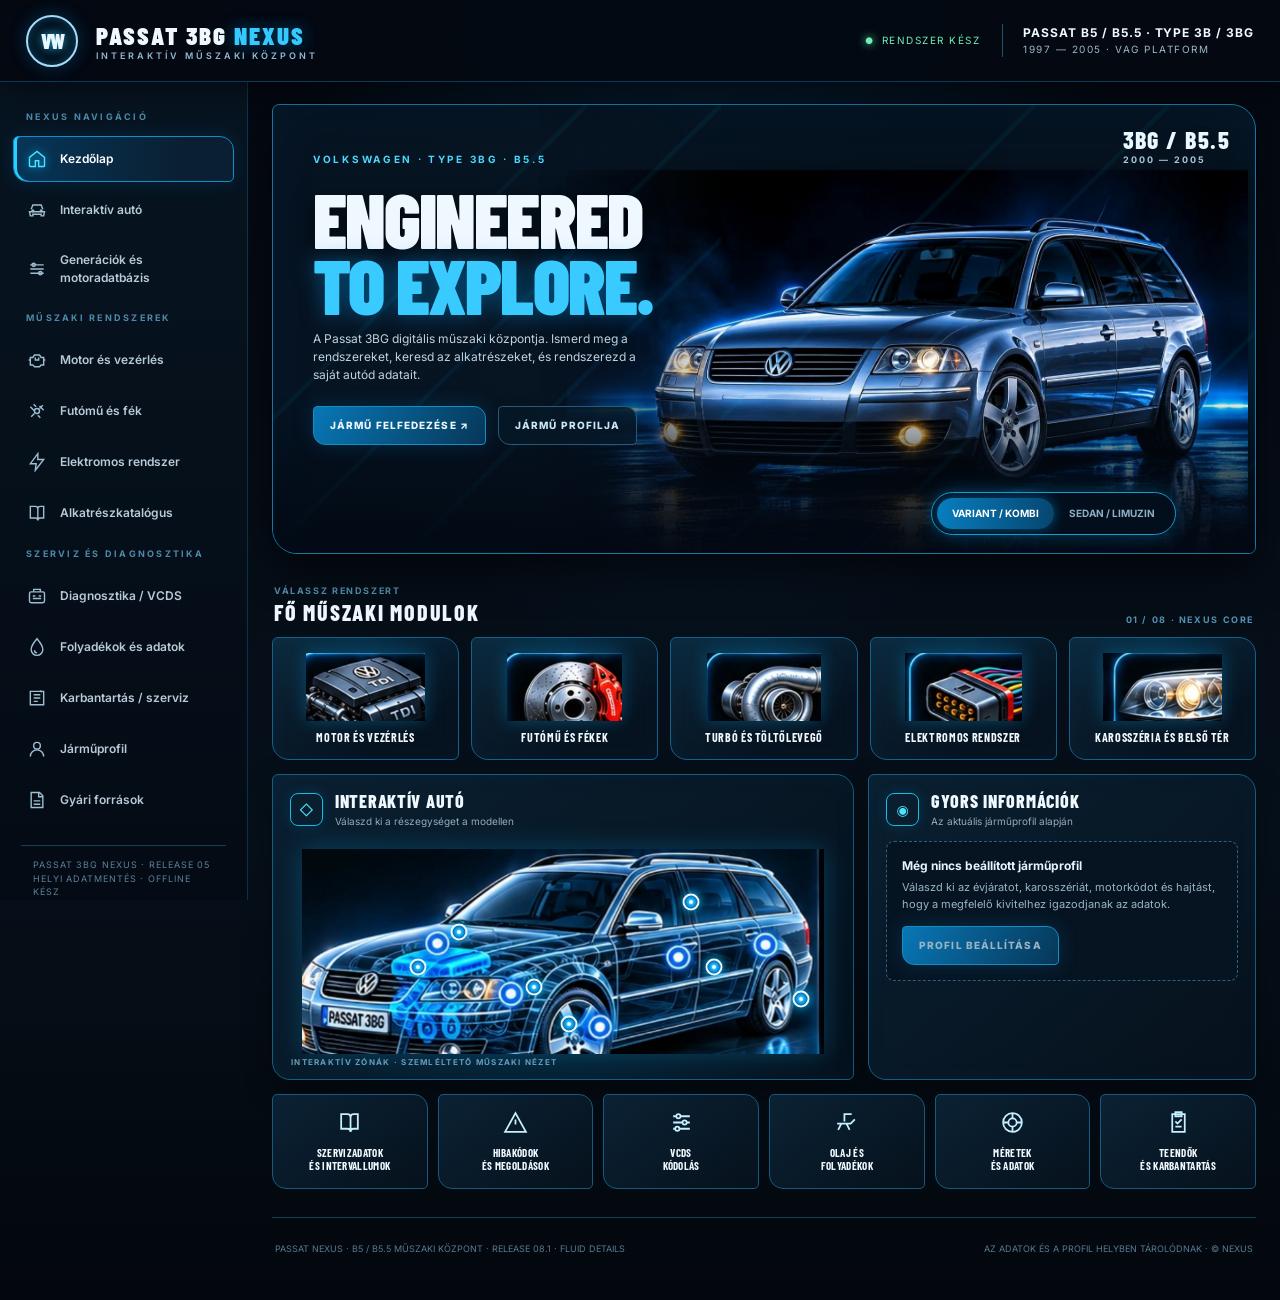
<file: PASSAT_NEXUS_TELJES_JAVITAS.html>
<!doctype html>
<html lang="hu">
<head>
<meta charset="utf-8"><meta name="viewport" content="width=device-width,initial-scale=1,viewport-fit=cover">
<meta name="theme-color" content="#050a12"><meta name="description" content="Passat 3BG Nexus – magyar nyelvű, interaktív műszaki tudásközpont a Volkswagen Volkswagen Passat B5 / 3B és B5.5 / 3BG modellekhez.">
<link rel="manifest" href="./manifest.webmanifest"><link rel="icon" href="./icon-192.png">
<title>PASSAT NEXUS · B5 / B5.5 műszaki központ</title>
<style>
@import url('https://fonts.googleapis.com/css2?family=Barlow+Condensed:wght@500;600;700;800;900&family=Inter:wght@400;500;600;700;800&display=swap');
:root{--bg:#040811;--bg2:#07121e;--panel:#071725;--panel2:#0a1c2b;--line:#124b6c;--blue:#00aeff;--cyan:#37e1ff;--white:#eff8ff;--muted:#8ca4b8;--soft:#c7d8e6;--gold:#f4bc61;--green:#6bf0bc;--shadow:0 16px 42px #0009;--glow:0 0 20px #00aaff42,0 0 48px #009dff1c}
*{box-sizing:border-box}html{scroll-behavior:smooth}body{margin:0;background:radial-gradient(ellipse at 55% -20%,#0751844d,transparent 44%),linear-gradient(180deg,#040811,#06101a 65%,#03070d);color:var(--white);font:14px/1.5 Inter,system-ui,sans-serif;min-height:100vh}button,input,select{font:inherit}button{color:inherit}a{color:#72d8ff;text-decoration:none}a:hover{text-decoration:underline}.app-header{height:82px;position:sticky;top:0;z-index:40;display:flex;align-items:center;gap:18px;padding:0 26px;background:#040912eF;border-bottom:1px solid #12628c90;backdrop-filter:blur(18px);box-shadow:0 6px 28px #0008}.vw-mark{width:52px;height:52px;border:2px solid #a7ddf8;border-radius:50%;display:grid;place-items:center;font:900 21px 'Barlow Condensed',sans-serif;letter-spacing:-2px;color:#e7f6ff;text-shadow:0 0 12px #27bfff;box-shadow:inset 0 0 12px #1faeff66,0 0 18px #009dff45;flex:none}.brand{font:900 25px 'Barlow Condensed',sans-serif;letter-spacing:.08em;text-transform:uppercase;white-space:nowrap}.brand span{color:#35caff;text-shadow:0 0 17px #00aaff75}.brand small{display:block;font:600 9px Inter,sans-serif;letter-spacing:.33em;color:#93b9d0;margin-top:0}.header-right{margin-left:auto;display:flex;align-items:center;gap:22px;color:#9db9ca;font-size:10px;letter-spacing:.15em}.model-tag{border-left:1px solid #1b526e;padding-left:20px}.model-tag b{display:block;color:#eff9ff;font-size:12px;letter-spacing:.08em}.status{color:#75edb6}.status:before{content:'●';font-size:9px;margin-right:7px;text-shadow:0 0 9px #5cf6a8}.layout{display:grid;grid-template-columns:248px minmax(0,1fr);max-width:1800px;margin:auto;min-height:calc(100vh - 82px)}.sidebar{position:sticky;top:82px;height:calc(100vh - 82px);padding:22px 13px 16px;background:linear-gradient(180deg,#071522f7,#040b14f5);border-right:1px solid #1450728a;display:flex;flex-direction:column;gap:5px;overflow:auto;z-index:20}.nav-caption{padding:7px 13px 9px;color:#4f89a9;font:700 9px Inter,sans-serif;letter-spacing:.25em}.nav-btn{display:flex;align-items:center;gap:13px;width:100%;padding:12px 13px;border:1px solid transparent;border-radius:5px 14px 5px 14px;background:transparent;color:#b8cad8;text-align:left;font-size:12px;font-weight:600;cursor:pointer;transition:.2s}.nav-btn svg{width:20px;height:20px;stroke:#9dbdd0;flex:none;stroke-width:1.7}.nav-btn:hover{color:white;background:#0a2032;border-color:#174d6b}.nav-btn.active{color:#fff;background:linear-gradient(100deg,#06365a,#0a2032 75%);border-color:#128dc9;box-shadow:inset 3px 0 #27d0ff,0 0 18px #008bdb2b}.nav-btn.active svg{stroke:#4be1ff;filter:drop-shadow(0 0 5px #00baff)}.sidebar-spacer{flex:1}.side-foot{margin:12px 8px 0;padding:12px;border-top:1px solid #153e57;color:#5d8198;font-size:9px;letter-spacing:.1em}.main{min-width:0;padding:22px 24px 44px;max-width:1550px;width:100%;margin:0 auto}.hero{position:relative;min-height:450px;overflow:hidden;border:1px solid #1677a4;border-radius:7px 25px 7px 25px;background:linear-gradient(90deg,#061321 0%,#071522c7 33%,#03111d00 68%),radial-gradient(ellipse at 76% 57%,#0a6caa66,transparent 50%),#061320;box-shadow:var(--shadow),inset 0 0 60px #00aaff0a}.hero:before{content:'';position:absolute;inset:0;background:linear-gradient(180deg,#06111b00 65%,#020812e8),url("data:image/svg+xml,%3Csvg viewBox='0 0 100 100' xmlns='http://www.w3.org/2000/svg'%3E%3Cpath d='M0 99L100 0M-30 100L70 0M30 100L130 0' stroke='%2300baff' stroke-opacity='.06'/%3E%3C/svg%3E");pointer-events:none;z-index:2}.hero-glow{position:absolute;inset:auto 0 0;height:1px;background:linear-gradient(90deg,transparent,#00c8ff,transparent);box-shadow:0 0 18px #00c8ff}.hero-copy{position:relative;z-index:4;padding:48px 0 38px 40px;max-width:440px}.eyebrow{font:700 10px Inter,sans-serif;letter-spacing:.27em;color:#47d9ff}.hero h1{font:900 clamp(48px,6vw,83px)/.86 'Barlow Condensed',sans-serif;letter-spacing:-.025em;margin:20px 0 13px;text-transform:uppercase;text-shadow:0 6px 22px #0009}.hero h1 span{color:#39caff;text-shadow:0 0 22px #008ddc88}.hero-copy p{color:#c0d2df;font-size:12px;max-width:330px}.hero-actions{display:flex;align-items:center;gap:12px;margin-top:22px;flex-wrap:wrap}.primary-btn,.outline-btn{border:1px solid #168dc0;background:linear-gradient(120deg,#0877b6,#073758);padding:11px 16px;border-radius:4px 12px 4px 12px;text-transform:uppercase;font-size:10px;font-weight:800;letter-spacing:.11em;cursor:pointer;box-shadow:0 0 20px #008ede38;transition:.2s}.primary-btn:hover,.outline-btn:hover{transform:translateY(-2px);box-shadow:0 0 25px #008ede70;border-color:#5de3ff}.outline-btn{background:#071827d9;color:#c9e7f8;border-color:#255a78;box-shadow:none}.hero-image-wrap{position:absolute;right:0;bottom:0;width:73%;height:100%;z-index:1;overflow:hidden}.hero-image-wrap:after{content:'';position:absolute;inset:0;background:linear-gradient(90deg,#061321 0%,#06132105 25%,transparent 70%),linear-gradient(0deg,#04101be0,transparent 35%);pointer-events:none}.hero-car{position:absolute;right:1%;bottom:0;width:95%;height:100%;object-fit:contain;object-position:center bottom;filter:drop-shadow(0 24px 28px #000b);transition:opacity .85s ease,transform 1.1s cubic-bezier(.2,.75,.25,1);will-change:opacity,transform}.hero-car.variant{opacity:1;transform:translateX(0) scale(1)}.hero-car.sedan{opacity:0;transform:translateX(85px) scale(.98);object-fit:contain;mix-blend-mode:normal;filter:drop-shadow(0 24px 28px #000b) contrast(1.02) saturate(1.04)}.hero.sedan-mode .hero-car.variant{opacity:0;transform:translateX(-90px) scale(.98)}.hero.sedan-mode .hero-car.sedan{opacity:1;transform:translateX(0) scale(1)}.body-switch{position:absolute;z-index:6;right:8%;bottom:18px;display:flex;align-items:center;gap:0;padding:5px;border:1px solid #1a9ad0;background:#03101ddc;backdrop-filter:blur(12px);border-radius:30px;box-shadow:0 0 19px #009de65a}.body-switch button{border:0;background:transparent;color:#8eafc4;padding:8px 15px;border-radius:25px;font-size:10px;font-weight:700;cursor:pointer}.body-switch button.active{background:linear-gradient(100deg,#087fc0,#06456e);color:white;box-shadow:0 0 13px #00aaff70}.hero-index{position:absolute;right:25px;top:20px;z-index:4;color:#a6c8dc;font:700 9px Inter,sans-serif;letter-spacing:.23em}.hero-index b{display:block;color:#e9f7ff;font:800 24px 'Barlow Condensed',sans-serif;letter-spacing:.06em}.section-head{display:flex;align-items:end;justify-content:space-between;gap:12px;margin:24px 2px 12px}.section-head h2{margin:0;font:800 22px 'Barlow Condensed',sans-serif;letter-spacing:.08em;text-transform:uppercase}.section-head small{font:700 9px Inter,sans-serif;color:#5591b2;letter-spacing:.18em}.module-grid{display:grid;grid-template-columns:repeat(5,minmax(0,1fr));gap:12px}.module-card{min-height:118px;position:relative;overflow:hidden;display:flex;flex-direction:column;align-items:center;justify-content:center;gap:9px;padding:15px 10px;border:1px solid #13628b;border-radius:6px 17px 6px 17px;background:linear-gradient(145deg,#0c2638,#06121f 75%);text-align:center;cursor:pointer;transition:.22s;box-shadow:inset 0 0 25px #00aaff09}.module-card:before{content:'';position:absolute;inset:0;background:radial-gradient(circle at 50% 0,#00aaff1e,transparent 70%)}.module-card:hover{transform:translateY(-4px);border-color:#38d9ff;box-shadow:var(--glow)}.module-card svg{width:31px;height:31px;color:#55d9ff;stroke-width:1.5;filter:drop-shadow(0 0 8px #009cdd77);z-index:1}.module-card .tile-asset{width:min(100%,145px);height:68px;object-fit:contain;z-index:1;filter:drop-shadow(0 0 8px #009cdd55)}.module-card strong{font:700 12px 'Barlow Condensed',sans-serif;letter-spacing:.055em;text-transform:uppercase;z-index:1}.dashboard-grid{display:grid;grid-template-columns:minmax(0,1.35fr) minmax(300px,.9fr);gap:14px;margin-top:14px}.glass-panel{border:1px solid #155d83;border-radius:6px 18px 6px 18px;background:linear-gradient(140deg,#0a2031f7,#06111cf7);box-shadow:0 10px 28px #0006,inset 0 0 28px #00aaff08;overflow:hidden}.panel-head{display:flex;align-items:center;gap:12px;padding:15px 17px 0}.panel-head .panel-icon{width:33px;height:33px;border:1px solid #18bce5;border-radius:8px;display:grid;place-items:center;color:#4be1ff;box-shadow:0 0 14px #00aaff27;flex:none}.panel-head h3{font:800 18px 'Barlow Condensed',sans-serif;letter-spacing:.04em;margin:0}.panel-head p{font-size:10px;color:#93acbf;margin:2px 0 0}.vehicle-diagram{position:relative;min-height:250px;padding:10px 12px 15px;display:grid;place-items:center}.vehicle-diagram.vehicle-illustration{background:radial-gradient(ellipse at 50% 80%,#007ebc24,transparent 65%)}.wireframe-image{position:relative;z-index:1;width:min(94%,650px);height:auto;max-height:100%;object-fit:contain;filter:drop-shadow(0 0 13px #009fe64a)}.vehicle-hotspot{position:absolute;z-index:5;width:17px;height:17px;border:2px solid #eafaff;border-radius:50%;padding:0;transform:translate(-50%,-50%);background:radial-gradient(circle,#f8ffff 0 14%,#20bbff 28%,#005ca1 76%);box-shadow:0 0 8px #00bdff,0 0 20px #00aaff66;cursor:pointer;transition:.18s}.vehicle-hotspot:hover{transform:translate(-50%,-50%) scale(1.28);background:#ffbd59;box-shadow:0 0 11px #ffc66e,0 0 22px #ff9d36}.vehicle-diagram svg{width:min(100%,650px);height:auto;filter:drop-shadow(0 0 9px #039adf38)}.car-shell{fill:#0a2c43;stroke:#2dcfff;stroke-width:2.2}.car-glass{fill:#0b1c2c;stroke:#4ab8e5;stroke-width:1.5}.car-line{fill:none;stroke:#42cfff;stroke-width:1.6;opacity:.83}.car-metal{fill:#153c54;stroke:#62dafa;stroke-width:1.4}.hotspot{cursor:pointer;fill:#00c4ff;stroke:#e8fbff;stroke-width:2.2;filter:drop-shadow(0 0 6px #00bfff);transition:.2s}.hotspot:hover,.hotspot.selected{fill:#ffc15e;stroke:#fff;filter:drop-shadow(0 0 10px #ffb54e);r:9}.diagram-caption{position:absolute;left:18px;bottom:12px;color:#6d9db8;font:700 8px Inter,sans-serif;letter-spacing:.16em}.spec-content{padding:12px 17px 18px}.spec-placeholder{padding:15px;border:1px dashed #286384;border-radius:8px;color:#9ab3c4;font-size:11px;background:#061421}.spec-placeholder strong{display:block;color:#e4f5ff;font-size:12px;margin-bottom:4px}.spec-row{display:flex;align-items:center;justify-content:space-between;gap:12px;padding:9px 11px;border-bottom:1px solid #18405a;font-size:11px}.spec-row:last-child{border:0}.spec-row span:first-child{color:#a7c3d4}.spec-row b{color:#f0f8ff;text-align:right}.quick-grid{display:grid;grid-template-columns:repeat(6,minmax(0,1fr));gap:10px;margin-top:14px}.quick-card{padding:13px 8px;border:1px solid #155b7f;background:linear-gradient(145deg,#0b2234,#06111c);border-radius:5px 14px 5px 14px;display:grid;place-items:center;gap:7px;min-height:95px;cursor:pointer;text-align:center;transition:.2s}.quick-card:hover{border-color:#37d9ff;box-shadow:var(--glow);transform:translateY(-3px)}.quick-card svg{width:25px;height:25px;color:#c6efff}.quick-card span{font:700 11px 'Barlow Condensed',sans-serif;line-height:1.15;text-transform:uppercase;letter-spacing:.03em}.page{display:none;animation:pageIn .25s ease}.page.active{display:block}@keyframes pageIn{from{opacity:0;transform:translateY(8px)}to{opacity:1;transform:none}}.page-title{display:flex;align-items:end;justify-content:space-between;gap:15px;margin:0 0 18px}.page-title h1{font:900 clamp(30px,4vw,46px)/.95 'Barlow Condensed',sans-serif;letter-spacing:.05em;text-transform:uppercase;margin:0}.page-title p{color:var(--muted);font-size:11px;margin:7px 0 0}.page-title .eyebrow{margin-bottom:7px}.content-grid{display:grid;grid-template-columns:1.25fr .75fr;gap:14px}.content-panel{padding:18px}.content-panel h2{font:800 20px 'Barlow Condensed',sans-serif;letter-spacing:.05em;margin:0 0 10px}.muted{color:var(--muted)}.small{font-size:11px}.searchbox{position:relative;margin:12px 0}.searchbox input{width:100%;border:1px solid #1c5a7b;border-radius:6px;background:#04111d;color:white;padding:13px 15px 13px 42px;outline:0}.searchbox input:focus,.field input:focus,.field select:focus{border-color:#2dcfff;box-shadow:0 0 0 3px #00aaff20}.searchbox svg{position:absolute;left:14px;top:13px;width:17px;color:#65c9ef}.list{display:grid;gap:8px}.list-row{display:flex;align-items:center;gap:12px;padding:12px;border:1px solid #143d57;background:#061522;border-radius:5px 12px 5px 12px}.list-row .row-icon{width:34px;height:34px;display:grid;place-items:center;background:#0a2b42;border:1px solid #1a678e;border-radius:8px;flex:none;color:#57d7ff}.list-row .row-icon svg{width:18px}.list-row .row-main{min-width:0;flex:1}.list-row strong{font-size:12px}.list-row small{display:block;font-size:10px;color:#8da7bb;margin-top:2px}.list-row .row-tag{font-size:9px;color:#79d8fa;border:1px solid #1b668a;border-radius:20px;padding:4px 7px;white-space:nowrap}.notice{padding:12px 14px;margin:12px 0;border-left:3px solid var(--gold);background:#2b2114;color:#ecd7b2;font-size:10px;border-radius:0 7px 7px 0}.info-box{padding:13px;border:1px solid #1b6387;background:#082136;border-radius:7px;color:#b9d9e9;font-size:11px;margin:12px 0}.chip-row{display:flex;gap:7px;flex-wrap:wrap;margin:12px 0}.chip{padding:7px 10px;border:1px solid #1a5677;border-radius:20px;background:#071927;color:#a9c9db;font-size:9px;cursor:pointer}.chip.active{background:#07517d;color:white;border-color:#25bce9}.form-grid{display:grid;grid-template-columns:repeat(2,minmax(0,1fr));gap:12px}.field{display:grid;gap:6px;color:#95b3c7;font-size:10px}.field input,.field select{width:100%;padding:11px 12px;border:1px solid #1b4e6a;border-radius:5px;background:#061522;color:#e8f6ff;outline:0}.field small{color:#6f8fa4;font-size:9px}.field.full{grid-column:1/-1}.btn-row{display:flex;gap:9px;flex-wrap:wrap;margin-top:14px}.ghost-btn{padding:10px 13px;border:1px solid #27617e;background:#071927;color:#c5e2f1;border-radius:4px 10px 4px 10px;font-size:10px;font-weight:700;cursor:pointer}.ghost-btn:hover{border-color:#47cefa}.table-wrap{overflow:auto;border:1px solid #17445f;border-radius:7px}table{width:100%;border-collapse:collapse;min-width:520px;font-size:11px}th,td{padding:11px 12px;text-align:left;border-bottom:1px solid #173b52}th{color:#69c9ed;background:#082033;font-size:9px;letter-spacing:.1em;text-transform:uppercase}td{color:#c4d7e3}tr:last-child td{border-bottom:0}.empty{padding:20px;text-align:center;color:#7998ac;font-size:11px}.footer{padding:24px 3px 0;margin-top:28px;border-top:1px solid #17415b;color:#587b93;font-size:9px;display:flex;justify-content:space-between;gap:10px;flex-wrap:wrap}.drawer-backdrop{position:fixed;inset:0;background:#0009;z-index:60;display:none}.drawer-backdrop.open{display:block}.drawer{position:absolute;right:0;top:0;height:100%;width:min(460px,92vw);overflow:auto;background:linear-gradient(150deg,#0a2437,#040c16);border-left:1px solid #168ec1;padding:23px;box-shadow:-20px 0 55px #000a}.drawer-close{float:right;border:1px solid #2b6584;background:#071927;color:#d8f2ff;border-radius:6px;padding:7px 10px;cursor:pointer}.drawer h2{font:800 28px 'Barlow Condensed',sans-serif;margin:24px 0 8px}.drawer p{font-size:12px;color:#a9c0cf}.drawer .drawer-section{border-top:1px solid #19445d;margin-top:17px;padding-top:15px}.mobile-menu{display:none}
.fluid-row{cursor:pointer;transition:border-color .18s,background .18s}.fluid-row:hover,.fluid-row:focus{border-color:#35caff;background:#0a2031;outline:none;box-shadow:0 0 14px #00aaff22}
@media(max-width:1120px){.layout{grid-template-columns:210px minmax(0,1fr)}.module-grid{grid-template-columns:repeat(3,1fr)}.quick-grid{grid-template-columns:repeat(3,1fr)}.hero-image-wrap{width:76%}.hero-copy{max-width:380px;padding-left:28px}.hero h1{font-size:65px}}
@media(max-width:760px){.app-header{height:65px;padding:0 14px;gap:10px}.vw-mark{width:41px;height:41px;font-size:18px}.brand{font-size:20px}.brand small{font-size:7px;letter-spacing:.2em}.header-right{font-size:0;gap:0}.model-tag{display:none}.status{font-size:8px}.layout{display:block;min-height:calc(100vh - 65px)}.sidebar{position:fixed;top:65px;left:0;bottom:0;width:min(290px,84vw);height:auto;transform:translateX(-103%);transition:transform .25s ease;box-shadow:18px 0 50px #0009}.sidebar.open{transform:translateX(0)}.mobile-menu{display:grid;place-items:center;width:36px;height:36px;border:1px solid #245b79;border-radius:8px;background:#071a2a;color:#a8e4ff}.mobile-menu svg{width:19px}.main{padding:12px 11px 35px}.hero{min-height:530px;border-radius:5px 18px 5px 18px}.hero-copy{padding:28px 20px 245px;max-width:100%}.hero h1{font-size:58px;margin-top:12px}.hero-copy p{max-width:260px;font-size:11px}.hero-image-wrap{width:100%;height:68%;bottom:40px}.hero-car{width:115%;right:-6%;height:100%;object-position:center bottom}.hero-index{top:auto;right:15px;bottom:93px;font-size:8px}.hero-index b{font-size:18px}.body-switch{right:50%;transform:translateX(50%);bottom:13px;white-space:nowrap}.body-switch button{padding:8px 12px;font-size:9px}.module-grid{grid-template-columns:repeat(2,minmax(0,1fr));gap:8px}.module-card{min-height:100px;padding:12px 6px}.module-card strong{font-size:11px}.dashboard-grid,.content-grid{grid-template-columns:1fr}.quick-grid{grid-template-columns:repeat(3,minmax(0,1fr));gap:8px}.quick-card{min-height:83px}.section-head{margin-top:20px}.section-head h2{font-size:20px}.page-title{align-items:start;flex-direction:column}.form-grid{grid-template-columns:1fr}.field.full{grid-column:auto}.vehicle-diagram{min-height:190px}.vehicle-diagram.vehicle-illustration{min-height:190px}.wireframe-image{width:100%}.vehicle-hotspot{width:15px;height:15px}.footer{font-size:8px}.panel-head h3{font-size:17px}}
@media(max-width:380px){.brand{font-size:17px}.hero h1{font-size:52px}.hero-copy{padding-left:16px}.body-switch button{padding:7px 9px}.quick-card span{font-size:10px}}
@media(prefers-reduced-motion:reduce){*,*:before,*:after{animation:none!important;transition:none!important;scroll-behavior:auto!important}}
.nexus-click-row{cursor:pointer;transition:border-color .18s,transform .18s}.nexus-click-row:hover,.nexus-click-row:focus{border-color:var(--cyan);outline:none;transform:translateY(-1px)}.nexus-click-row:focus-visible{box-shadow:0 0 0 2px #37e1ff55}
</style>
</head>
<body>
<header class="app-header">
 <button class="mobile-menu" id="mobileMenu" aria-label="Menü megnyitása"><svg viewBox="0 0 24 24" fill="none" stroke="currentColor" stroke-width="2"><path d="M3 6h18M3 12h18M3 18h18"/></svg></button>
 <div class="vw-mark" aria-label="Volkswagen">VW</div><div class="brand">PASSAT 3BG <span>NEXUS</span><small>INTERAKTÍV MŰSZAKI KÖZPONT</small></div>
 <div class="header-right"><span class="status">RENDSZER KÉSZ</span><span class="model-tag"><b>PASSAT B5 / B5.5 · TYPE 3B / 3BG</b>1997 — 2005 · VAG PLATFORM</span></div>
</header>
<div class="layout">
<aside class="sidebar" id="sidebar">
 <div class="nav-caption">NEXUS NAVIGÁCIÓ</div>
 <button class="nav-btn active" data-page="home"><svg viewBox="0 0 24 24" fill="none" stroke="currentColor"><path d="m3 10 9-7 9 7v10a1 1 0 0 1-1 1h-6v-7h-4v7H4a1 1 0 0 1-1-1z"/></svg>Kezdőlap</button>
 <button class="nav-btn" data-page="explorer"><svg viewBox="0 0 24 24" fill="none" stroke="currentColor"><path d="m5 11 2-5h10l2 5M3 14h18l-1 5h-3v-2H7v2H4z"/><circle cx="7" cy="13" r="1"/><circle cx="17" cy="13" r="1"/></svg>Interaktív autó</button>
 <button class="nav-btn" data-page="generations"><svg viewBox="0 0 24 24" fill="none" stroke="currentColor"><path d="M4 7h16M4 12h16M4 17h16"/><circle cx="8" cy="7" r="2"/><circle cx="16" cy="17" r="2"/></svg>Generációk és motoradatbázis</button>
 <div class="nav-caption">MŰSZAKI RENDSZEREK</div>
 <button class="nav-btn" data-page="engine"><svg viewBox="0 0 24 24" fill="none" stroke="currentColor"><path d="M4 9h3l2-3h6l2 3h3v9h-3l-2 2H9l-2-2H4zM2 12h2m16 0h2M10 9v3h4V9"/></svg>Motor és vezérlés</button>
 <button class="nav-btn" data-page="chassis"><svg viewBox="0 0 24 24" fill="none" stroke="currentColor"><path d="m4 7 5 5m6-6 5 5M8 4l3 3m2 10 3 3M5 19l4-4m6-6 4-4"/><circle cx="12" cy="12" r="3"/></svg>Futómű és fék</button>
 <button class="nav-btn" data-page="electrics"><svg viewBox="0 0 24 24" fill="none" stroke="currentColor"><path d="M13 2 4 14h7l-1 8 10-13h-7z"/></svg>Elektromos rendszer</button>
 <button class="nav-btn" data-page="catalog"><svg viewBox="0 0 24 24" fill="none" stroke="currentColor"><path d="M4 4h6a3 3 0 0 1 3 3v14a3 3 0 0 0-3-3H4zM20 4h-4a3 3 0 0 0-3 3v14a3 3 0 0 1 3-3h4z"/></svg>Alkatrészkatalógus</button>
 <div class="nav-caption">SZERVIZ ÉS DIAGNOSZTIKA</div>
 <button class="nav-btn" data-page="diagnostics"><svg viewBox="0 0 24 24" fill="none" stroke="currentColor"><rect x="3" y="7" width="18" height="13" rx="2"/><path d="M8 7V4h8v3M7 12h3m4 0h3m-10 3h10"/></svg>Diagnosztika / VCDS</button>
 <button class="nav-btn" data-page="fluids"><svg viewBox="0 0 24 24" fill="none" stroke="currentColor"><path d="M12 2s7 8 7 13a7 7 0 0 1-14 0c0-5 7-13 7-13Z"/><path d="M9 16a3 3 0 0 0 3 3"/></svg>Folyadékok és adatok</button>
 <button class="nav-btn" data-page="service"><svg viewBox="0 0 24 24" fill="none" stroke="currentColor"><path d="M4 4h16v16H4zM8 8h8M8 12h8M8 16h5"/><path d="m16 3 2 2"/></svg>Karbantartás / szerviz</button>
 <button class="nav-btn" data-page="profile"><svg viewBox="0 0 24 24" fill="none" stroke="currentColor"><circle cx="12" cy="8" r="4"/><path d="M4 21a8 8 0 0 1 16 0"/></svg>Járműprofil</button>
 <button class="nav-btn" data-page="sources"><svg viewBox="0 0 24 24" fill="none" stroke="currentColor"><path d="M5 3h10l4 4v14H5zM14 3v5h5M8 13h8M8 17h8"/></svg>Gyári források</button>
 <div class="sidebar-spacer"></div><div class="side-foot">PASSAT 3BG NEXUS · RELEASE 05<br>HELYI ADATMENTÉS · OFFLINE KÉSZ</div>
</aside>
<main class="main">
<section class="page active" id="page-home">
 <section class="hero" id="hero">
  <div class="hero-copy"><div class="eyebrow">VOLKSWAGEN · TYPE 3BG · B5.5</div><h1>ENGINEERED<br><span>TO EXPLORE.</span></h1><p>A Passat 3BG digitális műszaki központja. Ismerd meg a rendszereket, keresd az alkatrészeket, és rendszerezd a saját autód adatait.</p><div class="hero-actions"><button class="primary-btn" data-go="explorer">JÁRMŰ FELFEDEZÉSE ↗</button><button class="outline-btn" data-go="profile">JÁRMŰ PROFILJA</button></div></div>
  <div class="hero-index"><b>3BG / B5.5</b>2000 — 2005</div>
  <div class="hero-image-wrap"><img class="hero-car variant" src="./passat-variant.webp" alt="Volkswagen Passat 3BG Variant – fotórealisztikus látványkép"><img class="hero-car sedan" id="sedanHero" src="./passat-sedan.webp" alt="Volkswagen Passat 3BG Limuzin – a Varianttal egységes, kék filmes látványvilág"></div>
  <div class="body-switch"><button class="active" id="variantBtn">VARIANT / KOMBI</button><button id="sedanBtn">SEDAN / LIMUZIN</button></div><div class="hero-glow"></div>
 </section>
 <div class="section-head"><div><small>VÁLASSZ RENDSZERT</small><h2>FŐ MŰSZAKI MODULOK</h2></div><small>01 / 08 · NEXUS CORE</small></div>
 <div class="module-grid">
  <button class="module-card" data-go="engine"><img class="tile-asset" src="./module-engine.webp" alt=""><strong>Motor és vezérlés</strong></button>
  <button class="module-card" data-go="chassis"><img class="tile-asset" src="./module-brakes.webp" alt=""><strong>Futómű és fékek</strong></button>
  <button class="module-card" data-go="engine"><img class="tile-asset" src="./module-turbo.webp" alt=""><strong>Turbó és töltőlevegő</strong></button>
  <button class="module-card" data-go="electrics"><img class="tile-asset" src="./module-electrical.webp" alt=""><strong>Elektromos rendszer</strong></button>
  <button class="module-card" data-go="catalog"><img class="tile-asset" src="./module-body.webp" alt=""><strong>Karosszéria és belső tér</strong></button>
 </div>
 <div class="dashboard-grid">
  <div class="glass-panel"><div class="panel-head"><div class="panel-icon">◇</div><div><h3>INTERAKTÍV AUTÓ</h3><p>Válaszd ki a részegységet a modellen</p></div></div>
   <div class="vehicle-diagram vehicle-illustration"><img class="wireframe-image" src="./wireframe-car.webp" alt="Passat 3BG szemléltető műszaki ábra">
    <button class="vehicle-hotspot" data-part="motor" style="left:25%;top:55%" aria-label="Motor"></button><button class="vehicle-hotspot" data-part="turbo" style="left:32%;top:41%" aria-label="Turbó"></button><button class="vehicle-hotspot" data-part="valto" style="left:45%;top:63%" aria-label="Váltó"></button><button class="vehicle-hotspot" data-part="felfuggesztes" style="left:51%;top:78%" aria-label="Felfüggesztés"></button><button class="vehicle-hotspot" data-part="fek" style="left:91%;top:68%" aria-label="Fék"></button><button class="vehicle-hotspot" data-part="elektromos" style="left:72%;top:29%" aria-label="Elektromos rendszer"></button><button class="vehicle-hotspot" data-part="karosszeria" style="left:76%;top:55%" aria-label="Karosszéria"></button><div class="diagram-caption">INTERAKTÍV ZÓNÁK · SZEMLÉLTETŐ MŰSZAKI NÉZET</div></div>
  </div>
  <div class="glass-panel"><div class="panel-head"><div class="panel-icon">◉</div><div><h3>GYORS INFORMÁCIÓK</h3><p>Az aktuális járműprofil alapján</p></div></div><div class="spec-content" id="quickSpecs"><div class="spec-placeholder"><strong>Még nincs beállított járműprofil</strong>Válaszd ki az évjáratot, karosszériát, motorkódot és hajtást, hogy az oldal a megfelelő Passat-változat adatait mutassa.<div class="btn-row"><button class="primary-btn" data-go="profile">PROFIL BEÁLLÍTÁSA</button></div></div></div></div>
 </div>
 <div class="quick-grid">
  <button class="quick-card" data-go="service"><svg viewBox="0 0 24 24" fill="none" stroke="currentColor" stroke-width="1.7"><path d="M4 4h6a3 3 0 0 1 3 3v14a3 3 0 0 0-3-3H4zM20 4h-4a3 3 0 0 0-3 3v14a3 3 0 0 1 3-3h4z"/></svg><span>Szervizadatok<br>és intervallumok</span></button>
  <button class="quick-card" data-go="diagnostics"><svg viewBox="0 0 24 24" fill="none" stroke="currentColor" stroke-width="1.7"><path d="m12 3 10 18H2z"/><path d="M12 9v5m0 3h.01"/></svg><span>Hibakódok<br>és megoldások</span></button>
  <button class="quick-card" data-go="diagnostics"><svg viewBox="0 0 24 24" fill="none" stroke="currentColor" stroke-width="1.7"><path d="M4 6h16M4 12h16M4 18h16"/><circle cx="9" cy="6" r="2" fill="#082033"/><circle cx="15" cy="12" r="2" fill="#082033"/><circle cx="8" cy="18" r="2" fill="#082033"/></svg><span>VCDS<br>kódolás</span></button>
  <button class="quick-card" data-go="fluids"><svg viewBox="0 0 24 24" fill="none" stroke="currentColor" stroke-width="1.7"><path d="M3 13h13l4-4M7 13l-3 6m8-6 3 6m-5-8V4h7"/></svg><span>Olaj és<br>folyadékok</span></button>
  <button class="quick-card" data-go="fluids"><svg viewBox="0 0 24 24" fill="none" stroke="currentColor" stroke-width="1.7"><circle cx="12" cy="12" r="9"/><circle cx="12" cy="12" r="4"/><path d="M12 3v5m9 4h-5m-4 9v-5m-9-4h5"/></svg><span>Méretek<br>és adatok</span></button>
  <button class="quick-card" data-go="service"><svg viewBox="0 0 24 24" fill="none" stroke="currentColor" stroke-width="1.7"><path d="M6 4h12v17H6zM9 2h6v4H9zM9 11l2 2 4-4m-6 7h6"/></svg><span>Teendők<br>és karbantartás</span></button>
 </div>
</section>
<section class="page" id="page-explorer">
 <div class="page-title"><div><div class="eyebrow">NEXUS / INTERACTIVE</div><h1>INTERAKTÍV JÁRMŰ</h1><p>Koppints a Passat 3BG egy-egy kiemelt területére a műszaki részletekért.</p></div><span class="row-tag">2D INTERAKTÍV NÉZET</span></div>
 <div class="content-grid"><div class="glass-panel"><div class="panel-head"><div class="panel-icon">◇</div><div><h3>PASSAT 3BG · RÉSZEGYSÉGEK</h3><p>A megjelölt zónák kiválaszthatók</p></div></div><div class="vehicle-diagram vehicle-illustration" style="min-height:300px"><img class="wireframe-image" src="./wireframe-car.webp" alt="Passat 3BG szemléltető műszaki ábra">
    <button class="vehicle-hotspot" data-part="motor" style="left:25%;top:55%" aria-label="Motor"></button><button class="vehicle-hotspot" data-part="turbo" style="left:32%;top:41%" aria-label="Turbó"></button><button class="vehicle-hotspot" data-part="valto" style="left:45%;top:63%" aria-label="Váltó"></button><button class="vehicle-hotspot" data-part="felfuggesztes" style="left:51%;top:78%" aria-label="Felfüggesztés"></button><button class="vehicle-hotspot" data-part="fek" style="left:91%;top:68%" aria-label="Fék"></button><button class="vehicle-hotspot" data-part="elektromos" style="left:72%;top:29%" aria-label="Elektromos rendszer"></button><button class="vehicle-hotspot" data-part="karosszeria" style="left:76%;top:55%" aria-label="Karosszéria"></button></div></div>
 <div class="glass-panel content-panel" id="partDetail"><div class="eyebrow">RÉSZEGYSÉG ADATLAP</div><h2>Válassz egy zónát</h2><p class="muted small">A modellre koppintva megjelenik a kiválasztott rész ismertetője, a fontos azonosítási szempontok és a kapcsolódó műszaki modul.</p></div></div>
 <div class="notice">A járműmodell interaktív, szemléltető 2D ábra, nem gyári CAD-adat vagy hiteles robbantott rajz. A gyári rajzokhoz a Volkswagen erWin és az alkatrészkatalógus szolgál hivatkozásként.</div>
</section>
<section class="page" id="page-engine"><div class="page-title"><div><div class="eyebrow">POWERTRAIN / ENGINE</div><h1>MOTOR ÉS VEZÉRLÉS</h1><p>Motorcsaládok, turbófeltöltés, vezérlés és kapcsolódó rendszerek.</p></div></div><div class="content-grid"><div class="glass-panel content-panel"><h2>FŐ RENDSZEREK</h2><div class="list" id="engineList"></div></div><div class="glass-panel content-panel"><h2>MOTORAZONOSÍTÁS</h2><p class="muted small">A motorkód döntő fontosságú az alkatrészek, műszaki értékek és javítási eljárások kiválasztásánál.</p><div class="info-box">Példák a 3BG-ben előforduló motorcsaládokra: 1.9 TDI, 2.5 V6 TDI, benzines 1.6 / 1.8T / 2.0 / V5 / V6 / W8 kivitelek. A pontos választék évjárat és piac szerint változik.</div><button class="primary-btn" data-go="profile">MOTORKÓD BEÁLLÍTÁSA</button></div></div></section>
<section class="page" id="page-chassis"><div class="page-title"><div><div class="eyebrow">CHASSIS / BRAKES</div><h1>FUTÓMŰ ÉS FÉKRENDSZER</h1><p>Futómű-alkatrészek, fékek, ABS/ESP és 4Motion hajtás.</p></div></div><div class="glass-panel content-panel"><div class="list" id="chassisList"></div><div class="notice">Fék- és futóműalkatrész rendelés előtt ellenőrizd a tengelyterhelést, PR-kódot, féktárcsa-méretet, oldaliságot és a hajtásváltozatot.</div></div></section>
<section class="page" id="page-electrics"><div class="page-title"><div><div class="eyebrow">ELECTRICAL / CONTROL UNITS</div><h1>ELEKTROMOS RENDSZER</h1><p>Vezérlőegységek, érzékelők, komfortelektronika és hálózat.</p></div></div><div class="glass-panel content-panel"><div class="list" id="electricsList"></div></div></section>
<section class="page" id="page-catalog"><div class="page-title"><div><div class="eyebrow">ORIGINAL PARTS / LOOKUP</div><h1>ALKATRÉSZKATALÓGUS</h1><p>Keresés Passat 3BG alkatrészcsoportok között. Cikkszámot csak hiteles azonosítás után adj meg.</p></div></div><div class="glass-panel content-panel"><div class="searchbox"><svg viewBox="0 0 24 24" fill="none" stroke="currentColor" stroke-width="2"><circle cx="11" cy="11" r="7"/><path d="m16 16 5 5"/></svg><input id="catalogSearch" placeholder="Keresés: turbó, lengőkar, vízpumpa, ajtózár…"></div><div class="chip-row" id="catalogFilters"><button class="chip active" data-filter="all">ÖSSZES</button><button class="chip" data-filter="motor">MOTOR</button><button class="chip" data-filter="futomu">FUTÓMŰ / FÉK</button><button class="chip" data-filter="karosszeria">KAROSSZÉRIA</button><button class="chip" data-filter="elektromos">ELEKTROMOS</button></div><div class="muted small" id="catalogCount" aria-live="polite"></div><div class="list" id="catalogList"></div><div class="notice">A katalógus a weboldal műszaki moduljaiban felsorolt alkatrészeket egy közös keresőbe rendezi. A hitelesített VW OE- és gyártói referenciaszámokat külön jelöljük. Ahol még nincs igazolt cikkszám, ott ezt nyíltan feltüntetjük; rendelés előtt VIN, PR-kód, motorkód, váltókód és gyártási dátum szerinti ellenőrzés szükséges.</div></div></section>
<section class="page" id="page-diagnostics"><div class="page-title"><div><div class="eyebrow">VAG / VCDS / DTC</div><h1>DIAGNOSZTIKA ÉS HIBAKÓDOK</h1><p>Általános OBD hibakódok és VAG vezérlőegység-tájékozódás.</p></div></div><div class="content-grid"><div class="glass-panel content-panel"><h2>HIBAKÓD-KERESŐ</h2><div class="searchbox"><svg viewBox="0 0 24 24" fill="none" stroke="currentColor" stroke-width="2"><circle cx="11" cy="11" r="7"/><path d="m16 16 5 5"/></svg><input id="dtcSearch" placeholder="Például: P0299, töltőnyomás, EGR…"></div><div class="list" id="dtcList"></div></div><div class="glass-panel content-panel"><h2>VEZÉRLŐEGYSÉG-CÍMEK</h2><div class="list" id="ecuList"></div><div class="notice">A hibakód önmagában nem jelent biztos alkatrészhibát. A vezérlőegység pontos azonosítóját, hibakörnyezetét és élőadatait is vizsgáld meg.</div></div></div></section>
<section class="page" id="page-fluids"><div class="page-title"><div><div class="eyebrow">TECHNICAL DATA / FLUIDS</div><h1>FOLYADÉKOK ÉS MŰSZAKI ADATOK</h1><p>Folyadékok és méretek – mindig a konkrét motor- és váltóváltozathoz igazítva.</p></div></div><div class="content-grid"><div class="glass-panel content-panel"><h2>FOLYADÉKOK</h2><div class="list" id="fluidsList"></div></div><div class="glass-panel content-panel"><h2>GYÁRI MÉRETADATOK</h2><div class="info-box"><strong>Karosszériaváltozat szerinti adatok</strong><br>A Sedan és a Variant méretei eltérnek. A pontos kivitel és modellév kiválasztása szükséges.</div><div class="list-row"><div class="row-main"><strong>Passat 3BG Sedan / Limousine</strong><small>Hosszúság kb. 4703 mm · szélesség 1746 mm · magasság 1462 mm (MY 2001 specifikáció)</small></div></div><div class="list-row"><div class="row-main"><strong>Passat 3BG Variant</strong><small>Hosszúság kb. 4682 mm · szélesség 1746 mm · magasság 1470 mm (MY 2001 specifikáció)</small></div></div><p class="muted small">Forrás: Volkswagen SSP 251. Egyes adatok modellév és karosszéria szerint változhatnak.</p></div></div></section>
<section class="page" id="page-generations">
 <div class="page-title"><div><div class="eyebrow">MODEL ARCHIVE / ENGINE DATABASE</div><h1>B5 ÉS B5.5 GENERÁCIÓK</h1><p>Generációválasztó és tájékoztató motorkód-adatbázis a Passat 3B / 3BG modellekhez.</p></div></div>
 <div class="content-grid">
  <div class="glass-panel content-panel">
   <h2>GENERÁCIÓ KIVÁLASZTÁSA</h2>
   <div class="chip-row" id="generationFilters">
    <button class="chip active" data-generation="all">MINDKÉT GENERÁCIÓ</button>
    <button class="chip" data-generation="b5">B5 / 3B</button>
    <button class="chip" data-generation="b55">B5.5 / 3BG</button>
   </div>
   <div id="generationOverview" class="info-box">Válassz generációt a főbb különbségek megtekintéséhez.</div>
   <div class="notice">A 2000-es év átmeneti lehet: a modellév, a gyártási dátum és a VIN alapján kell eldönteni, hogy B5 vagy B5.5 kivitelről van-e szó. Az évszám önmagában nem mindig elég.</div>
  </div>
  <div class="glass-panel content-panel">
   <h2>AZONOSÍTÁSI SZEMPONTOK</h2>
   <div class="list">
    <div class="list-row"><span class="row-icon">01</span><div class="row-main"><strong>VIN és gyártási dátum</strong><small>A legbiztosabb kiindulási pont az alvázszám és a gyártási adat.</small></div></div>
    <div class="list-row"><span class="row-icon">02</span><div class="row-main"><strong>Motorkód</strong><small>A motorcsalád és a pontos kód határozza meg a kompatibilitást.</small></div></div>
    <div class="list-row"><span class="row-icon">03</span><div class="row-main"><strong>Váltó- és PR-kód</strong><small>Hajtás, fék, futómű és egyes alkatrészek kiválasztásához szükséges.</small></div></div>
   </div>
  </div>
 </div>
 <div class="glass-panel content-panel" style="margin-top:14px">
  <div class="row" style="display:flex;align-items:center;justify-content:space-between;gap:10px;flex-wrap:wrap"><h2 style="margin:0">MOTORKÓD-KERESŐ</h2><span class="row-tag">PÉLDÁK · NEM TELJES LISTA</span></div>
  <div class="searchbox"><svg viewBox="0 0 24 24" fill="none" stroke="currentColor" stroke-width="2"><circle cx="11" cy="11" r="7"/><path d="m16 16 5 5"/></svg><input id="engineCodeSearch" placeholder="Keresés: AWX, AVF, AWT, 1.9 TDI, benzines…"></div>
  <div class="chip-row" id="engineFuelFilters"><button class="chip active" data-fuel="all">ÖSSZES</button><button class="chip" data-fuel="Diesel">DÍZEL</button><button class="chip" data-fuel="Benzin">BENZIN</button></div>
  <div class="table-wrap"><table><thead><tr><th>Generáció</th><th>Motor / teljesítménycsalád</th><th>Motorkód-példák</th><th>Üzemanyag</th></tr></thead><tbody id="engineCodeRows"></tbody></table></div>
  <p class="muted small">A felsorolt kódok tájékoztató példák. Piac, modellév, teljesítmény és emissziós kivitel szerint további változatok léteznek. Alkatrészrendeléshez a jármű saját motorkódját ellenőrizd a járműadat-matricán, szervizfüzetben vagy VIN-alapú gyári katalógusban.</p>
 </div>
</section>
<section class="page" id="page-service"><div class="page-title"><div><div class="eyebrow">MAINTENANCE / SERVICE LOG</div><h1>KARBANTARTÁS ÉS SZERVIZNAPLÓ</h1><p>Vezesd a saját Passatod javításait és következő teendőit – az adatok ezen az eszközön maradnak.</p></div></div><div class="content-grid"><div class="glass-panel content-panel"><h2>ÚJ SZERVIZESEMÉNY</h2><form id="serviceForm"><div class="form-grid"><label class="field">Dátum<input id="svcDate" type="date" required></label><label class="field">Kilométeróra<input id="svcKm" type="number" min="0" placeholder="pl. 285000"></label><label class="field full">Elvégzett munka / alkatrész<input id="svcTask" required placeholder="pl. olajcsere, vezérlés, fékbetét"></label><label class="field full">Megjegyzés<input id="svcNote" placeholder="Márka, cikkszám, műhely, egyéb adat"></label></div><div class="btn-row"><button class="primary-btn" type="submit">BEJEGYZÉS MENTÉSE</button></div></form></div><div class="glass-panel content-panel"><h2>SAJÁT SZERVIZNAPLÓ</h2><div class="list" id="serviceLog"></div><div class="btn-row"><button class="ghost-btn" id="exportLog">NAPLÓ EXPORTÁLÁSA (.CSV)</button></div></div></div></section>
<section class="page" id="page-profile"><div class="page-title"><div><div class="eyebrow">VEHICLE ID / LOCAL PROFILE</div><h1>JÁRMŰPROFIL</h1><p>Azonosítsd a saját Passat B5 / 3B vagy B5.5 / 3BG modelledet, hogy a felület a megfelelő kivitelhez igazodjon.</p></div></div><div class="content-grid"><div class="glass-panel content-panel"><h2>JÁRMŰ AZONOSÍTÁSA</h2><form id="profileForm"><div class="form-grid"><label class="field">Generáció<select id="profileGeneration"><option value="">Válassz…</option><option value="B5 / 3B">B5 / 3B</option><option value="B5.5 / 3BG">B5.5 / 3BG</option></select></label><label class="field">Modellév<select id="profileYear"><option value="">Válassz…</option><option>2000</option><option>2001</option><option>2002</option><option>2003</option><option>2004</option><option>2005</option></select></label><label class="field">Karosszéria<select id="profileBody"><option value="">Válassz…</option><option>Sedan / Limousine</option><option>Variant / Kombi</option></select></label><label class="field">Motorkód<input id="profileEngine" placeholder="pl. AVB, AWX, AVF…"></label><label class="field">Üzemanyag<select id="profileFuel"><option value="">Válassz…</option><option>Diesel</option><option>Benzin</option></select></label><label class="field">Hajtás<select id="profileDrive"><option value="">Válassz…</option><option>Elsőkerék-meghajtás</option><option>4Motion</option></select></label><label class="field">Váltó / váltókód<input id="profileGear" placeholder="pl. kézi / automata, kód"></label><label class="field">PR-kód<input id="profilePR" placeholder="fék / futómű / felszereltség"></label><label class="field">VIN (opcionális<input id="profileVin" maxlength="17" placeholder="17 karakter – helyi mentés"></label><label class="field">Kilométeróra<input id="profileOdo" type="number" min="0" placeholder="aktuális km"></label></div><div class="btn-row"><button class="primary-btn" type="submit">PROFIL MENTÉSE</button><button class="ghost-btn" type="button" id="clearProfile">ADATOK TÖRLÉSE</button></div><div class="btn-row" style="margin-top:10px"><button class="ghost-btn" type="button" id="exportProfile">PROFIL EXPORTÁLÁSA (.JSON)</button><button class="ghost-btn" type="button" id="importProfileBtn">PROFIL IMPORTÁLÁSA (.JSON)</button><input id="importProfileFile" type="file" accept=".json,application/json" hidden></div><p class="muted small">A JSON-fájl a járműprofil adatait tartalmazza. Másik telefonon ugyanitt importálható.</p></form><p id="profileMsg" class="muted small" role="status" aria-live="polite"></p></div><div class="glass-panel content-panel"><h2>MIÉRT FONTOS?</h2><div class="list-row"><div class="row-icon">01</div><div class="row-main"><strong>Motorkód</strong><small>Motor- és turbóalkatrészek, érzékelők és javítási eljárások.</small></div></div><div class="list-row"><div class="row-icon">02</div><div class="row-main"><strong>PR-kód / felszereltség</strong><small>Fék, futómű és egyes karosszériaelemek pontos illesztése.</small></div></div><div class="list-row"><div class="row-icon">03</div><div class="row-main"><strong>VIN / gyártási idő</strong><small>Gyári alkatrész-kiválasztás és modellfrissítési eltérések.</small></div></div><div class="notice">A profil kizárólag a böngésző helyi tárhelyére kerül mentésre. Nem küldi el a VIN-t vagy más adatot külső szerverre.</div></div></div></section>
<section class="page" id="page-sources"><div class="page-title"><div><div class="eyebrow">DOCUMENTATION / REFERENCES</div><h1>GYÁRI FORRÁSOK ÉS DOKUMENTUMOK</h1><p>Hivatalos és szakmai források a pontos azonosításhoz és javításhoz.</p></div></div><div class="glass-panel content-panel"><div class="list">
 <div class="list-row"><div class="row-icon">VW</div><div class="row-main"><strong>Volkswagen erWin</strong><small>Gyári javítási útmutatók, kapcsolási rajzok, műszaki leírások és szervizinformációk.</small><a href="https://volkswagen.erwin-store.com/" target="_blank" rel="noopener">Megnyitás ↗</a></div><span class="row-tag">GYÁRI</span></div>
 <div class="list-row"><div class="row-icon">OE</div><div class="row-main"><strong>partslink24 – Original Teile</strong><small>Gyári alkatrész-azonosítás, VIN- és PR-kód alapú katalógus.</small><a href="https://www.partslink24.com/" target="_blank" rel="noopener">Megnyitás ↗</a></div><span class="row-tag">KATALÓGUS</span></div>
 <div class="list-row"><div class="row-icon">SSP</div><div class="row-main"><strong>Volkswagen Self-Study Programme 251</strong><small>Passat 2001 műszaki ismertető – karosszéria, méretek és rendszerek.</small><a href="https://www.vaglinks.com/Docs/SSP/VWUSA.COM_SSP_251_Passat_B5.5.pdf" target="_blank" rel="noopener">PDF megnyitása ↗</a></div><span class="row-tag">SSP 251</span></div>
 <div class="list-row"><div class="row-icon">VCDS</div><div class="row-main"><strong>Ross-Tech Wiki – VW Passat 3B</strong><small>VAG diagnosztikai vezérlők, hibakódok és VCDS tudásanyag.</small><a href="https://wiki.ross-tech.com/wiki/index.php/VW_Passat_%283B%29" target="_blank" rel="noopener">Megnyitás ↗</a></div><span class="row-tag">DIAGNOSZTIKA</span></div>
 <div class="list-row"><div class="row-icon">DATA</div><div class="row-main"><strong>ADAC Gebrauchtwageninformation</strong><small>Passat generációk, karosszériaváltozatok és típusadatok.</small><a href="https://assets.adac.de/image/upload/Autodatenbank/GWInfo/gw0035-vw-passat-1996-2005-diesel-bericht.pdf" target="_blank" rel="noopener">PDF megnyitása ↗</a></div><span class="row-tag">ADAC</span></div>
 </div></div></section>
<div class="footer"><span>PASSAT NEXUS · B5 / B5.5 MŰSZAKI KÖZPONT · RELEASE 08.1 · FLUID DETAILS</span><span>AZ ADATOK ÉS A PROFIL HELYBEN TÁROLÓDNAK · © NEXUS</span></div>
</main></div>
<div class="drawer-backdrop" id="drawerBackdrop"><aside class="drawer"><button class="drawer-close" id="drawerClose">BEZÁR ×</button><div class="eyebrow">NEXUS COMPONENT</div><h2 id="drawerTitle">Műszaki részlet</h2><p id="drawerText"></p><div class="drawer-section" id="drawerBody"></div><div class="drawer-section"><button class="primary-btn" data-go="catalog" id="drawerCatalog">KAPCSOLÓDÓ ALKATRÉSZEK</button></div></aside></div>
<script>
const $=s=>document.querySelector(s), $$=s=>[...document.querySelectorAll(s)];
const icon=(txt)=>`<span class="row-icon">${txt}</span>`;
const partData={motor:{title:'Motor és vezérlés',text:'A motorváltozat pontos azonosítása nélkülözhetetlen. A vezérlés, tömítések, szűrők, befecskendezés és érzékelők cikkszáma motorkód és gyártási dátum szerint eltérhet.',rows:['Hengerfej és szelepfedél','Vezérműtengely és vezérműhajtás','Olajszivattyú, olajteknő és kenési rendszer','Hűtőrendszer, termosztát és vízpumpa'],tag:'MOTORKÓD SZÜKSÉGES'},turbo:{title:'Turbó és töltőlevegő',text:'A turbófeltöltő és a töltőnyomás-szabályozás motorváltozatonként eltér. A hibakeresésnél a vákuumrendszer, N75, aktuátor, csövek és érzékelők együttes ellenőrzése szükséges.',rows:['Turbófeltöltő és aktuátor','Vákuumcsövek és visszacsapó szelepek','N75 töltőnyomás-szabályzó','Intercooler és töltőlevegő-csövek'],tag:'MOTORVÁLTOZAT FÜGGŐ'},valto:{title:'Kuplung és sebességváltó',text:'A kuplung, lendkerék, féltengely és váltó alkatrészeit a váltókód, a motorkód és az elsőkerék-/4Motion hajtás alapján kell kiválasztani.',rows:['Kuplungszerkezet és tárcsa','Lendkerék – kivitel ellenőrzendő','Váltóház és kapcsolószerkezet','Féltengelyek és csuklók'],tag:'VÁLTÓKÓD SZÜKSÉGES'},felfuggesztes:{title:'Futómű és felfüggesztés',text:'A többlengőkaros futómű alkatrészei oldal, tengelyterhelés és PR-kód alapján választhatók ki.',rows:['Felső és alsó lengőkarok','Gömbfejek és szilentblokkok','Rugó és lengéscsillapító','Kerékcsapágy és csonkállvány'],tag:'PR-KÓD / TENGELYTERHELÉS'},fek:{title:'Fékrendszer és ABS',text:'A féktárcsa, betét, nyereg és ABS-elemek kivitele a PR-kód, tárcsaátmérő és felszereltség függvénye.',rows:['Első és hátsó féktárcsák','Fékbetétek és féknyergek','ABS/ESP jeladók és vezérlő','Fékcsövek és kézifék'],tag:'FÉK-PR-KÓD SZÜKSÉGES'},elektromos:{title:'Elektromos rendszer',text:'A vezérlőegység, kábelköteg, érzékelők és komfortelektronika pontos változata diagnosztikai azonosító szerint ellenőrizendő.',rows:['Motorvezérlő és jeladók','ABS/ESP és légzsák vezérlők','Komfortmodul és központi zár','Műszeregység és immobilizer'],tag:'VEZÉRLŐAZONOSÍTÓ SZÜKSÉGES'},karosszeria:{title:'Karosszéria és belső tér',text:'A Sedan és Variant karosszériaelemei eltérhetnek. Az ajtó, zár, ablakemelő és csomagtérajtó alkatrészét karosszériatípus szerint válaszd ki.',rows:['Lökhárítók, sárvédők és motorháztető','Ajtózárak és kilincsek','Ablakemelő szerkezetek','Variant csomagtérajtó és zárszerkezet'],tag:'KAROSSZÉRIA TÍPUS SZERINT'}};
function go(page){$$('.page').forEach(p=>p.classList.toggle('active',p.id==='page-'+page));$$('.nav-btn').forEach(b=>b.classList.toggle('active',b.dataset.page===page));$('#sidebar').classList.remove('open');window.scrollTo({top:0,behavior:'smooth'});if(page==='profile')loadProfile();if(page==='service')renderService();}
$$('[data-page]').forEach(b=>b.addEventListener('click',()=>go(b.dataset.page)));$$('[data-go]').forEach(b=>b.addEventListener('click',()=>go(b.dataset.go)));$('#mobileMenu').onclick=()=>$('#sidebar').classList.toggle('open');
function toggleBody(body){const hero=$('#hero');hero.classList.toggle('sedan-mode',body==='sedan');$('#variantBtn').classList.toggle('active',body==='variant');$('#sedanBtn').classList.toggle('active',body==='sedan');}
$('#variantBtn').onclick=()=>toggleBody('variant');$('#sedanBtn').onclick=()=>toggleBody('sedan');
function showPart(key){const p=partData[key];if(!p)return;$('#drawerTitle').textContent=p.title;$('#drawerText').textContent=p.text;$('#drawerBody').innerHTML='<div class="eyebrow">KAPCSOLÓDÓ EGYSÉGEK</div><div class="list" style="margin-top:10px">'+p.rows.map((r,i)=>`<div class="list-row"><span class="row-icon">0${i+1}</span><div class="row-main"><strong>${r}</strong><small>Illesztés: VIN / motorkód / PR-kód szerint ellenőrizendő.</small></div></div>`).join('')+'</div><div class="info-box">'+p.tag+' · Gyári OE-cikkszámot csak azonosított jármű alapján szabad megadni.</div>';$('#drawerBackdrop').classList.add('open');}
$$('.hotspot, .vehicle-hotspot').forEach(h=>h.addEventListener('click',()=>showPart(h.dataset.part)));$('#drawerClose').onclick=closeDrawer;$('#drawerBackdrop').addEventListener('click',e=>{if(e.target.id==='drawerBackdrop')closeDrawer()});
function escAttr(v){return String(v??'').replace(/&/g,'&amp;').replace(/"/g,'&quot;').replace(/</g,'&lt;').replace(/>/g,'&gt;')}
function makeRow(title,desc,tag='RÉSZEGYSÉG',n='◇'){const plain=String(desc).replace(/<br\s*\/?\s*>/gi,' · ').replace(/<[^>]*>/g,'');return `<div class="list-row nexus-click-row" role="button" tabindex="0" data-detail-title="${escAttr(title)}" data-detail-desc="${escAttr(plain)}" data-detail-tag="${escAttr(tag)}">${icon(n)}<div class="row-main"><strong>${title}</strong><small>${desc}</small></div><span class="row-tag">${tag}</span></div>`}
function openRowDetail(row){$('#drawerTitle').textContent=row.dataset.detailTitle||'Műszaki részlet';$('#drawerText').textContent=row.dataset.detailDesc||'';$('#drawerBody').innerHTML='<div class="eyebrow">RÉSZLETES MŰSZAKI TÁJÉKOZTATÓ</div><div class="info-box">A pontos alkatrész kiválasztásához ellenőrizd a B5 / B5.5 generációt, gyártási dátumot, motorkódot, váltókódot, PR-kódot és VIN-t. A helyettesítő márkák utángyártottak, nem gyári VW alkatrészek.</div><p class="muted small">A leírás tájékoztató. Cikkszámot és kompatibilitást rendelés előtt a gyártó aktuális katalógusában vagy VIN-alapú gyári alkatrészkatalógusban ellenőrizz.</p>' ;$('#drawerBackdrop').classList.add('open')}
document.addEventListener('click',e=>{if(e.target.closest('a,button,input,select,textarea'))return;const row=e.target.closest('.nexus-click-row');if(row)openRowDetail(row)});
document.addEventListener('keydown',e=>{if((e.key==='Enter'||e.key===' ')&&e.target.classList?.contains('nexus-click-row')){e.preventDefault();openRowDetail(e.target)}});
const engineItems=[['Motorvezérlés és mechanika','Hengerfej, szelepek, vezérműtengely, tömítések','MOTORKÓD','01'],['Vezérműhajtás','Szíj/lánc kivitel, görgők, feszítő és vízpumpa','MOTORKÓD','02'],['Befecskendező rendszer','Adagoló / PD / benzines befecskendezés – kivitel szerint','MOTORCSALÁD','03'],['Turbófeltöltés','Turbó, vákuumvezérlés, N75, intercooler','MOTORKÓD','04'],['Kenés és hűtés','Olajpumpa, olajhűtő, termosztát, hűtő és ventilátor','MOTORCSALÁD','05'],['Szívó- és kipufogórendszer','MAF, EGR, szívósor, katalizátor és kipufogó','MOTORCSALÁD','06']];$('#engineList').innerHTML=engineItems.map(x=>makeRow(...x)).join('');
const chassisItems=[['Első futómű','Többlengőkaros futómű, karok, szilentek, gömbfejek','PR-KÓD','01'],['Hátsó futómű','Rugók, lengéscsillapítók, karok és kerékcsapágyak','KIVITEL','02'],['Első / hátsó fékek','Tárcsa, betét, féknyereg és féknyereg-tartó','FÉK-PR','03'],['ABS / ESP','Hidraulikaegység, vezérlő, kerékfordulatszám-jeladók','VEZÉRLŐ','04'],['4Motion hajtás','Kardántengely, differenciálmű és kapcsolódó elemek','4MOTION','05']];$('#chassisList').innerHTML=chassisItems.map(x=>makeRow(...x)).join('');
const electricalItems=[['Motorvezérlő ECU','Motorvezérlés, mérési blokkok és hibamemória','01 – ENGINE'],['ABS / ESP','Fékelektronikai vezérlő és jeladók','03 – ABS'],['Légzsák','Légzsákvezérlő, érzékelők és övfeszítők','15 – AIRBAG'],['Műszeregység','Műszercsoport, immobilizer-funkciók','17 – INSTRUMENTS'],['CAN Gateway','Kommunikációs hálózat és vezérlőkapcsolat','19 – GATEWAY'],['Komfortelektronika','Központi zár, ablakemelők és komfortmodul','35 / 46 – COMFORT'],['Klímavezérlő','Kézi klíma / Climatronic vezérlés','08 – HVAC']];$('#electricsList').innerHTML=electricalItems.map(x=>makeRow(x[0],x[1],x[2],'⌁')).join('');
// A fő műszaki listák sorai valódi, billentyűzettel is használható adatlapot nyitnak.
const detailGroups={
 'Első futómű':['Első felső lengőkarok – bal/jobb','Első alsó lengőkarok – kivitel szerint','Gömbfejek és porvédők','Stabilizátorrúd, összekötő pálcák és szilentek','Kerékcsapágy és kerékagy','Lengéscsillapító és rugó'],
 'Hátsó futómű':['Hátsó lengőkarok és keresztlengőkarok','Rugók – tengelyterhelés szerint','Lengéscsillapítók','Kerékcsapágy és kerékagy','Stabilizátor és szilentek','Futóműállító csavarok'],
 'Első / hátsó fékek':['Első féktárcsák – átmérő és PR-kód szerint','Hátsó féktárcsák – kivitel szerint','Fékbetétek','Féknyergek és tartókonzolok','Fékcsövek és fékcsatlakozók','Kézifék mechanika / bowden'],
 'ABS / ESP':['ABS/ESP hidraulikaegység','ABS vezérlőelektronika','Kerékfordulatszám-jeladók','Jeladó kábelek és csatlakozók','Fékrendszer nyomás-/gyorsulásérzékelők'],
 '4Motion hajtás':['Kardántengely és csuklók','Központi differenciálmű / hajtásegység','Hátsó differenciálmű','Féltengelyek és csuklók','Tartóbakok és hővédő elemek'],
 'Motorvezérlés és mechanika':['Hengerfej, szelepek és tömítések','Vezérműtengely és hidrotőkék','Dugattyúk, gyűrűk és hajtókarok','Főtengely és csapágyazás','Olajpumpa és olajteknő'],
 'Vezérműhajtás':['Vezérműszíj készlet','Feszítő- és vezetőgörgők','Vízpumpa','Rögzítőcsavarok és burkolatok','Vezérműtengely-/főtengely-jeladók'],
 'Befecskendező rendszer':['Adagoló vagy PD-rendszer – motorkód szerint','Befecskendezők / porlasztók','Üzemanyag-szivattyú és előszivattyú','Üzemanyagcsövek és visszafolyó ág','Üzemanyagszűrőház és csatlakozók'],
 'Turbófeltöltés':['Turbófeltöltő','Turbóaktuátor és szabályzókar','N75 töltőnyomás-szabályzó','Vákuumcsövek és visszacsapó szelepek','Intercooler és töltőlevegő-csövek'],
 'Kenés és hűtés':['Olajszivattyú és olajszívó kosár','Olajhűtő és tömítései','Hűtőradiátor és ventilátor','Termosztát és vízpumpa','Hűtőcsövek és kiegyenlítőtartály'],
 'Szívó- és kipufogórendszer':['Légtömegmérő (MAF)','EGR-szelep és csövezés','Szívósor és fojtószelep – kivitel szerint','Katalizátor és kipufogócsövek','Lambda-/hőmérséklet-érzékelők'],
 'Motorvezérlő ECU':['Motorvezérlő egység és cikkszámcímke','ECU csatlakozók és kábelköteg','Motorfordulatszám- és vezérműjeladók','Légtömegmérő és nyomásérzékelők','Tápellátás, relék és biztosítékok'],
 'ABS / ESP':['ABS/ESP vezérlő és hidraulikaegység','Kerékfordulatszám-jeladók','Féknyomás- és oldalgyorsulás-érzékelők','Kábelköteg és csatlakozók'],
 'Légzsák':['Légzsákvezérlő egység','Vezető-/utasoldali légzsák','Oldallégzsákok és függönylégzsákok','Ütközésérzékelők és övfeszítők'],
 'Műszeregység':['Műszercsoport és kijelző','Immobilizer és kulcsillesztés','Üzemanyagszint- és hőmérséklet-jelzés','Műszeregység csatlakozói'],
 'CAN Gateway':['Gateway vezérlő és csatlakozó','CAN-hálózati vezetékek','Kommunikációs hibák és kódolás'],
 'Komfortelektronika':['Komfortvezérlő modul','Központi zár és ajtóvezérlők','Ablakemelő motorok és kapcsolók','Ajtóátvezető kábelek és mikrokapcsolók'],
 'Klímavezérlő':['Klímakompresszor és mágneskuplung','Kondenzátor és hűtőventilátor','Utastéri ventilátor és szabályzó','Climatronic kezelőpanel','Nyomásérzékelők és hőmérséklet-jeladók']
};
const detailText={
 'Első futómű':'A Passat B5/B5.5 első többlengőkaros futóművénél az oldaliság, a tengelyterhelés, a PR-kód és a gyártási kivitel számít. A sorozatban szereplő alkatrészek nem univerzálisak.',
 'Hátsó futómű':'A hátsó futómű kivitele a karosszéria, a hajtás és a tengelyterhelés függvénye. Rugót és lengéscsillapítót PR-kód alapján kell kiválasztani.',
 'Első / hátsó fékek':'A féktárcsa átmérője, vastagsága, a féknyereg és a betét a fék-PR-kód alapján azonosítandó. Rendelés előtt mérd meg a meglévő tárcsát is.',
 'ABS / ESP':'A vezérlőegység és a hidraulikatömb cikkszáma, valamint a kódolás felszereltségfüggő. A jeladók csatlakozója és kivitele is ellenőrzendő.',
 '4Motion hajtás':'Csak összkerékhajtású kivitelhez tartozó alkatrészek. A differenciálmű, kardán és féltengely pontos azonosítása hajtás- és váltókód alapján történik.'
};
function openListDetail(group,desc,tag){
 const parts=detailGroups[group]||[desc];
 $('#drawerTitle').textContent=group;
 $('#drawerText').textContent=detailText[group]||('A(z) '+group+' rendszer fő részegységei. A pontos alkatrészazonosításhoz modellév, VIN, motorkód, váltókód vagy PR-kód szükséges.');
 $('#drawerBody').innerHTML='<div class="eyebrow">A RENDSZER FŐ ALKATRÉSZEI</div><div class="list" style="margin-top:10px">'+parts.map((part,i)=>'<div class="list-row"><span class="row-icon">'+String(i+1).padStart(2,'0')+'</span><div class="row-main"><strong>'+part+'</strong><small>Cikkszám: csak járműazonosítás és katalógusellenőrzés után adható meg.</small></div></div>').join('')+'</div><div class="info-box">Szükséges ellenőrzés: '+(tag||'VIN / motorkód / PR-kód')+'. A felsorolás tájékoztató alkatrészjegyzék, nem teljes gyári robbantott ábra.</div>';
 $('#drawerCatalog').style.display='';
 $('#drawerBackdrop').classList.add('open');
}
function activateRows(containerId,items){
 const root=$('#'+containerId); if(!root)return;
 root.querySelectorAll('.list-row').forEach((row,i)=>{
  const item=items[i]; if(!item)return;
  row.setAttribute('role','button');row.setAttribute('tabindex','0');row.style.cursor='pointer';
  row.setAttribute('aria-label',item[0]+' részletei');
  const activate=()=>openListDetail(item[0],item[1],item[2]);
  row.addEventListener('click',activate);
  row.addEventListener('keydown',e=>{if(e.key==='Enter'||e.key===' '){e.preventDefault();activate();}});
 });
}
activateRows('chassisList',chassisItems);
activateRows('engineList',engineItems);
activateRows('electricsList',electricalItems);

const catalogData=[["Hengerblokk","motor","Blokk, perselyezés és motorváltozat szerinti kivitel","B5 / 3B és B5.5 / 3BG; pontos kivitel VIN szerint","Gyári OE-szám VIN/PR/motorkód alapján ellenőrizendő.","","","https://www.partslink24.com/"],["Hengerfej","motor","Komplett hengerfej, szelepülékek és motorkód szerinti eltérések","B5 / 3B és B5.5 / 3BG; pontos kivitel VIN szerint","Gyári OE-szám VIN/PR/motorkód alapján ellenőrizendő.","","","https://www.partslink24.com/"],["Hengerfejtömítés","motor","Vastagság és furatméret motorazonosító szerint","B5 / 3B és B5.5 / 3BG; pontos kivitel VIN szerint","Gyári OE-szám VIN/PR/motorkód alapján ellenőrizendő.","","","https://www.partslink24.com/"],["Szelepfedél","motor","Fedél, tömítés és kartergáz-csatlakozások","B5 / 3B és B5.5 / 3BG; pontos kivitel VIN szerint","Gyári OE-szám VIN/PR/motorkód alapján ellenőrizendő.","","","https://www.partslink24.com/"],["Szelepek és szeleprugók","motor","Szívó-/kipufogószelepek, rugók, tányérok","B5 / 3B és B5.5 / 3BG; pontos kivitel VIN szerint","Gyári OE-szám VIN/PR/motorkód alapján ellenőrizendő.","","","https://www.partslink24.com/"],["Vezérműtengely","motor","Tengely, csapágyazás és vezérléskivitel","B5 / 3B és B5.5 / 3BG; pontos kivitel VIN szerint","Gyári OE-szám VIN/PR/motorkód alapján ellenőrizendő.","","","https://www.partslink24.com/"],["Hidrotőkék","motor","Szelephézag-kiegyenlítő elemek","B5 / 3B és B5.5 / 3BG; pontos kivitel VIN szerint","Gyári OE-szám VIN/PR/motorkód alapján ellenőrizendő.","","","https://www.partslink24.com/"],["Dugattyúk és gyűrűk","motor","Dugattyú, gyűrűk, csapszeg és méretosztály","B5 / 3B és B5.5 / 3BG; pontos kivitel VIN szerint","Gyári OE-szám VIN/PR/motorkód alapján ellenőrizendő.","","","https://www.partslink24.com/"],["Hajtókar és főtengely","motor","Csapágyak, csavarok, főtengely és hajtókar","B5 / 3B és B5.5 / 3BG; pontos kivitel VIN szerint","Gyári OE-szám VIN/PR/motorkód alapján ellenőrizendő.","","","https://www.partslink24.com/"],["Olajteknő","motor","Olajteknő, tömítés és leeresztőcsavar","B5 / 3B és B5.5 / 3BG; pontos kivitel VIN szerint","Gyári OE-szám VIN/PR/motorkód alapján ellenőrizendő.","","","https://www.partslink24.com/"],["Olajszivattyú","motor","Olajpumpa, szívókosár és meghajtás","B5 / 3B és B5.5 / 3BG; pontos kivitel VIN szerint","Gyári OE-szám VIN/PR/motorkód alapján ellenőrizendő.","","","https://www.partslink24.com/"],["Olajhűtő","motor","Olaj-víz hőcserélő és tömítései","B5 / 3B és B5.5 / 3BG; pontos kivitel VIN szerint","Gyári OE-szám VIN/PR/motorkód alapján ellenőrizendő.","","","https://www.partslink24.com/"],["Olajnyomás-kapcsoló / jeladó","motor","Olajnyomás érzékelő és kapcsoló","B5 / 3B és B5.5 / 3BG; pontos kivitel VIN szerint","Gyári OE-szám VIN/PR/motorkód alapján ellenőrizendő.","","","https://www.partslink24.com/"],["Motortartó bakok","motor","Bal/jobb motortartó és hidraulikus bak","B5 / 3B és B5.5 / 3BG; pontos kivitel VIN szerint","Gyári OE-szám VIN/PR/motorkód alapján ellenőrizendő.","","","https://www.partslink24.com/"],["Főtengely-szimeringek","motor","Első és hátsó főtengelytömítés","B5 / 3B és B5.5 / 3BG; pontos kivitel VIN szerint","Gyári OE-szám VIN/PR/motorkód alapján ellenőrizendő.","","","https://www.partslink24.com/"],["Kartergáz-szellőztetés","motor","Kartergázcsövek, szelep és olajleválasztó","B5 / 3B és B5.5 / 3BG; pontos kivitel VIN szerint","Gyári OE-szám VIN/PR/motorkód alapján ellenőrizendő.","","","https://www.partslink24.com/"],["Vezérműszíj készlet","motor","Szíj, feszítő, vezetőgörgők és rögzítőelemek","B5 / 3B és B5.5 / 3BG; pontos kivitel VIN szerint","Gyári OE-szám VIN/PR/motorkód alapján ellenőrizendő.","","","https://www.partslink24.com/"],["Vezérműszíj-feszítő","motor","Motorkód és gyártási dátum szerint","B5 / 3B és B5.5 / 3BG; pontos kivitel VIN szerint","Gyári OE-szám VIN/PR/motorkód alapján ellenőrizendő.","","","https://www.partslink24.com/"],["Vezetőgörgők","motor","Vezérműhajtás görgői","B5 / 3B és B5.5 / 3BG; pontos kivitel VIN szerint","Gyári OE-szám VIN/PR/motorkód alapján ellenőrizendő.","","","https://www.partslink24.com/"],["Vízpumpa","motor","Járókerék, tömítés és meghajtás szerint","B5 / 3B és B5.5 / 3BG; pontos kivitel VIN szerint","Gyári OE-szám VIN/PR/motorkód alapján ellenőrizendő.","","","https://www.partslink24.com/"],["Hosszbordás szíj","motor","Segédberendezések hajtószíja","B5 / 3B és B5.5 / 3BG; pontos kivitel VIN szerint","Gyári OE-szám VIN/PR/motorkód alapján ellenőrizendő.","","","https://www.partslink24.com/"],["Szíjfeszítő és vezetőgörgő","motor","Generátor/klíma/szervó szíjhajtás","B5 / 3B és B5.5 / 3BG; pontos kivitel VIN szerint","Gyári OE-szám VIN/PR/motorkód alapján ellenőrizendő.","","","https://www.partslink24.com/"],["Turbófeltöltő","motor","Turbóegység; motorkód, teljesítmény és gyártási dátum szerint","B5 / 3B és B5.5 / 3BG; pontos kivitel VIN szerint","Gyári OE-szám VIN/PR/motorkód alapján ellenőrizendő.","","","https://www.partslink24.com/"],["Turbó aktuátor","motor","Vákuumos vagy más szabályozó kivitel","B5 / 3B és B5.5 / 3BG; pontos kivitel VIN szerint","Gyári OE-szám VIN/PR/motorkód alapján ellenőrizendő.","","","https://www.partslink24.com/"],["N75 töltőnyomás-szabályzó","motor","Elektromágneses szabályzószelep","B5 / 3B és B5.5 / 3BG; pontos kivitel VIN szerint","Gyári OE-szám VIN/PR/motorkód alapján ellenőrizendő.","","","https://www.partslink24.com/"],["Vákuumszivattyú","motor","Fékrásegítő és vákuumellátás motorváltozat szerint","B5 / 3B és B5.5 / 3BG; pontos kivitel VIN szerint","Gyári OE-szám VIN/PR/motorkód alapján ellenőrizendő.","","","https://www.partslink24.com/"],["Vákuumcsövek és visszacsapó szelepek","motor","Csőátmérő, nyomvonal és csatlakozások","B5 / 3B és B5.5 / 3BG; pontos kivitel VIN szerint","Gyári OE-szám VIN/PR/motorkód alapján ellenőrizendő.","","","https://www.partslink24.com/"],["Intercooler","motor","Töltőlevegő-hűtő és csatlakozócsövek","B5 / 3B és B5.5 / 3BG; pontos kivitel VIN szerint","Gyári OE-szám VIN/PR/motorkód alapján ellenőrizendő.","","","https://www.partslink24.com/"],["Töltőlevegő-csövek","motor","Turbó–intercooler–szívósor csőhálózat","B5 / 3B és B5.5 / 3BG; pontos kivitel VIN szerint","Gyári OE-szám VIN/PR/motorkód alapján ellenőrizendő.","","","https://www.partslink24.com/"],["Légtömegmérő (MAF)","motor","Légmennyiségmérő, csatlakozó és ház","B5 / 3B és B5.5 / 3BG; pontos kivitel VIN szerint","Gyári OE-szám VIN/PR/motorkód alapján ellenőrizendő.","","","https://www.partslink24.com/"],["MAP / töltőnyomás-érzékelő","motor","Szívócsőnyomás- és töltőnyomás-jeladó","B5 / 3B és B5.5 / 3BG; pontos kivitel VIN szerint","Gyári OE-szám VIN/PR/motorkód alapján ellenőrizendő.","","","https://www.partslink24.com/"],["Légszűrőház és légszűrő","motor","Ház, fedél, légcsatorna és szűrőbetét","B5 / 3B és B5.5 / 3BG; pontos kivitel VIN szerint","Gyári OE-szám VIN/PR/motorkód alapján ellenőrizendő.","","","https://www.partslink24.com/"],["EGR-szelep","motor","Visszavezető szelep és vezérlése","B5 / 3B és B5.5 / 3BG; pontos kivitel VIN szerint","Gyári OE-szám VIN/PR/motorkód alapján ellenőrizendő.","","","https://www.partslink24.com/"],["Szívósor és szívócsappantyú","motor","Szívócső, tömítések és állítóelemek","B5 / 3B és B5.5 / 3BG; pontos kivitel VIN szerint","Gyári OE-szám VIN/PR/motorkód alapján ellenőrizendő.","","","https://www.partslink24.com/"],["Kipufogó-leömlő","motor","Leömlő, tömítések és rögzítés","B5 / 3B és B5.5 / 3BG; pontos kivitel VIN szerint","Gyári OE-szám VIN/PR/motorkód alapján ellenőrizendő.","","","https://www.partslink24.com/"],["Katalizátor / DPF","motor","Kivitelfüggő kipufogógáz-utókezelő egység","B5 / 3B és B5.5 / 3BG; pontos kivitel VIN szerint","Gyári OE-szám VIN/PR/motorkód alapján ellenőrizendő.","","","https://www.partslink24.com/"],["Adagoló","motor","Forgóelosztós dízel adagoló – motorkód és gyártási szám szerint","B5 / 3B és B5.5 / 3BG; pontos kivitel VIN szerint","Gyári OE-szám VIN/PR/motorkód alapján ellenőrizendő.","","","https://www.partslink24.com/"],["PD-elemek","motor","Pumpe-Düse befecskendező egységek – PD motoroknál","B5 / 3B és B5.5 / 3BG; pontos kivitel VIN szerint","Gyári OE-szám VIN/PR/motorkód alapján ellenőrizendő.","","","https://www.partslink24.com/"],["Dízel befecskendező","motor","Porlasztó / injektor, motorkód és kalibráció szerint","B5 / 3B és B5.5 / 3BG; pontos kivitel VIN szerint","Gyári OE-szám VIN/PR/motorkód alapján ellenőrizendő.","","","https://www.partslink24.com/"],["Tandemszivattyú","motor","PD kivitel üzemanyag- és vákuumszivattyúja","B5 / 3B és B5.5 / 3BG; pontos kivitel VIN szerint","Gyári OE-szám VIN/PR/motorkód alapján ellenőrizendő.","","","https://www.partslink24.com/"],["Üzemanyag-szivattyú","motor","Tankban lévő előszivattyú, ha az adott kivitelben van","B5 / 3B és B5.5 / 3BG; pontos kivitel VIN szerint","Gyári OE-szám VIN/PR/motorkód alapján ellenőrizendő.","","","https://www.partslink24.com/"],["Üzemanyagszűrő-ház","motor","Szűrőház, termosztatikus T-idom és tömítések","B5 / 3B és B5.5 / 3BG; pontos kivitel VIN szerint","Gyári OE-szám VIN/PR/motorkód alapján ellenőrizendő.","","","https://www.partslink24.com/"],["Üzemanyagcsövek","motor","Előremenő, visszatérő és nagynyomású csövek","B5 / 3B és B5.5 / 3BG; pontos kivitel VIN szerint","Gyári OE-szám VIN/PR/motorkód alapján ellenőrizendő.","","","https://www.partslink24.com/"],["Izzítógyertyák","motor","Dízelmotor izzítógyertyái és csatlakozói","B5 / 3B és B5.5 / 3BG; pontos kivitel VIN szerint","Gyári OE-szám VIN/PR/motorkód alapján ellenőrizendő.","","","https://www.partslink24.com/"],["Izzítórelé és biztosíték","motor","Izzításvezérlés és nagyáramú biztosíték","B5 / 3B és B5.5 / 3BG; pontos kivitel VIN szerint","Gyári OE-szám VIN/PR/motorkód alapján ellenőrizendő.","","","https://www.partslink24.com/"],["Benzines injektorok","motor","Benzinbefecskendező szelepek és tömítések","B5 / 3B és B5.5 / 3BG; pontos kivitel VIN szerint","Gyári OE-szám VIN/PR/motorkód alapján ellenőrizendő.","","","https://www.partslink24.com/"],["Gyújtótrafó és gyújtógyertya","motor","Benzines motorok gyújtásrendszere","B5 / 3B és B5.5 / 3BG; pontos kivitel VIN szerint","Gyári OE-szám VIN/PR/motorkód alapján ellenőrizendő.","","","https://www.partslink24.com/"],["Üzemanyagnyomás-szabályzó","motor","Motorváltozat szerinti nyomásszabályzás","B5 / 3B és B5.5 / 3BG; pontos kivitel VIN szerint","Gyári OE-szám VIN/PR/motorkód alapján ellenőrizendő.","","","https://www.partslink24.com/"],["Hűtőradiátor","motor","Motorhűtő, méret és klímakivitel szerint","B5 / 3B és B5.5 / 3BG; pontos kivitel VIN szerint","Gyári OE-szám VIN/PR/motorkód alapján ellenőrizendő.","","","https://www.partslink24.com/"],["Termosztát","motor","Termosztát és háza","B5 / 3B és B5.5 / 3BG; pontos kivitel VIN szerint","Gyári OE-szám VIN/PR/motorkód alapján ellenőrizendő.","","","https://www.partslink24.com/"],["Hűtőfolyadék-szivattyú","motor","Vízpumpa és tömítés","B5 / 3B és B5.5 / 3BG; pontos kivitel VIN szerint","Gyári OE-szám VIN/PR/motorkód alapján ellenőrizendő.","","","https://www.partslink24.com/"],["Hűtőventilátor","motor","Ventilátor, keret és vezérlés","B5 / 3B és B5.5 / 3BG; pontos kivitel VIN szerint","Gyári OE-szám VIN/PR/motorkód alapján ellenőrizendő.","","","https://www.partslink24.com/"],["Ventilátor-vezérlő","motor","Hűtőventilátor vezérlőmodul / ellenállás","B5 / 3B és B5.5 / 3BG; pontos kivitel VIN szerint","Gyári OE-szám VIN/PR/motorkód alapján ellenőrizendő.","","","https://www.partslink24.com/"],["Hűtőfolyadék-tartály","motor","Kiegyenlítőtartály, sapka és szintérzékelő","B5 / 3B és B5.5 / 3BG; pontos kivitel VIN szerint","Gyári OE-szám VIN/PR/motorkód alapján ellenőrizendő.","","","https://www.partslink24.com/"],["Hűtőcsövek és karimák","motor","Csövek, csatlakozókarimák és tömítések","B5 / 3B és B5.5 / 3BG; pontos kivitel VIN szerint","Gyári OE-szám VIN/PR/motorkód alapján ellenőrizendő.","","","https://www.partslink24.com/"],["Hőmérséklet-jeladó (G62)","motor","Hűtőfolyadék-hőmérséklet érzékelő","B5 / 3B és B5.5 / 3BG; pontos kivitel VIN szerint","Gyári OE-szám VIN/PR/motorkód alapján ellenőrizendő.","","","https://www.partslink24.com/"],["Motorolajszűrő","motor","Szűrőbetét vagy szűrőház kivitel szerint","B5 / 3B és B5.5 / 3BG; pontos kivitel VIN szerint","Utángyártott referenciaszám csak a gyártói katalógus szerinti alkalmazás után rögzíthető.","","","https://www.partslink24.com/"],["Üzemanyagszűrő","motor","Dízel/benzin kivitel, csatlakozás és alvázszám szerint","B5 / 3B és B5.5 / 3BG; pontos kivitel VIN szerint","Utángyártott referenciaszám csak a gyártói katalógus szerinti alkalmazás után rögzíthető.","","","https://www.partslink24.com/"],["Légszűrőbetét","motor","Motor- és házkivitel szerint","B5 / 3B és B5.5 / 3BG; pontos kivitel VIN szerint","Utángyártott referenciaszám csak a gyártói katalógus szerinti alkalmazás után rögzíthető.","","","https://www.partslink24.com/"],["Pollenszűrő","motor","Normál vagy aktívszenes kivitel","B5 / 3B és B5.5 / 3BG; pontos kivitel VIN szerint","Utángyártott referenciaszám csak a gyártói katalógus szerinti alkalmazás után rögzíthető.","","","https://www.partslink24.com/"],["Kuplungtárcsa","futomu","Átmérő, bordaszám, motor- és váltókód szerint","B5 / B5.5; motorkód + váltókód + elsőkerék/4Motion szükséges","Gyári OE-szám VIN/PR/motorkód alapján ellenőrizendő.","","","https://www.partslink24.com/"],["Kuplungszerkezet","futomu","Nyomólap és kuplungfedél","B5 / B5.5; motorkód + váltókód + elsőkerék/4Motion szükséges","Gyári OE-szám VIN/PR/motorkód alapján ellenőrizendő.","","","https://www.partslink24.com/"],["Kinyomócsapágy","futomu","Kivitel és váltókód szerint","B5 / B5.5; motorkód + váltókód + elsőkerék/4Motion szükséges","Gyári OE-szám VIN/PR/motorkód alapján ellenőrizendő.","","","https://www.partslink24.com/"],["Kettőstömegű lendkerék","futomu","Motor/váltó kombináció és kuplungátmérő szerint","B5 / B5.5; motorkód + váltókód + elsőkerék/4Motion szükséges","Gyári OE-szám VIN/PR/motorkód alapján ellenőrizendő.","","","https://www.partslink24.com/"],["Kuplung munkahenger","futomu","Hidraulikus működtetés és csatlakozás","B5 / B5.5; motorkód + váltókód + elsőkerék/4Motion szükséges","Gyári OE-szám VIN/PR/motorkód alapján ellenőrizendő.","","","https://www.partslink24.com/"],["Kuplung főhenger","futomu","Pedáloldali hidraulikus henger","B5 / B5.5; motorkód + váltókód + elsőkerék/4Motion szükséges","Gyári OE-szám VIN/PR/motorkód alapján ellenőrizendő.","","","https://www.partslink24.com/"],["Kézi sebességváltó","futomu","Váltókód szerinti komplett egység","B5 / B5.5; motorkód + váltókód + elsőkerék/4Motion szükséges","Gyári OE-szám VIN/PR/motorkód alapján ellenőrizendő.","","","https://www.partslink24.com/"],["Automata sebességváltó","futomu","Váltókód és vezérlőváltozat szerint","B5 / B5.5; motorkód + váltókód + elsőkerék/4Motion szükséges","Gyári OE-szám VIN/PR/motorkód alapján ellenőrizendő.","","","https://www.partslink24.com/"],["Váltókulissza és bowdenek","futomu","Kapcsolószerkezet, rudazat vagy bowden","B5 / B5.5; motorkód + váltókód + elsőkerék/4Motion szükséges","Gyári OE-szám VIN/PR/motorkód alapján ellenőrizendő.","","","https://www.partslink24.com/"],["Váltótartó bak","futomu","Bal/jobb váltótartó","B5 / B5.5; motorkód + váltókód + elsőkerék/4Motion szükséges","Gyári OE-szám VIN/PR/motorkód alapján ellenőrizendő.","","","https://www.partslink24.com/"],["Féltengely","futomu","Bal/jobb, hossz, bordázat és hajtás szerint","B5 / B5.5; motorkód + váltókód + elsőkerék/4Motion szükséges","Gyári OE-szám VIN/PR/motorkód alapján ellenőrizendő.","","","https://www.partslink24.com/"],["Belső féltengelycsukló","futomu","Váltóoldali csukló és porvédő","B5 / B5.5; motorkód + váltókód + elsőkerék/4Motion szükséges","Gyári OE-szám VIN/PR/motorkód alapján ellenőrizendő.","","","https://www.partslink24.com/"],["Külső féltengelycsukló","futomu","Kerékoldali csukló és porvédő","B5 / B5.5; motorkód + váltókód + elsőkerék/4Motion szükséges","Gyári OE-szám VIN/PR/motorkód alapján ellenőrizendő.","","","https://www.partslink24.com/"],["Kardántengely","futomu","4Motion kivitel; hossz és csatlakozás szerint","B5 / B5.5; motorkód + váltókód + elsőkerék/4Motion szükséges","Gyári OE-szám VIN/PR/motorkód alapján ellenőrizendő.","","","https://www.partslink24.com/"],["Hátsó differenciálmű","futomu","4Motion; áttétel- és kódazonosítás szükséges","B5 / B5.5; motorkód + váltókód + elsőkerék/4Motion szükséges","Gyári OE-szám VIN/PR/motorkód alapján ellenőrizendő.","","","https://www.partslink24.com/"],["Osztómű / hajtáskapcsolat","futomu","4Motion hajtásrendszer kivitel szerint","B5 / B5.5; motorkód + váltókód + elsőkerék/4Motion szükséges","Gyári OE-szám VIN/PR/motorkód alapján ellenőrizendő.","","","https://www.partslink24.com/"],["Felső első lengőkar – első/hátsó","futomu","Oldaliság és kivitel szerint","B5 / 3B és B5.5 / 3BG; pontos kivitel VIN szerint","Gyári OE-szám VIN/PR/motorkód alapján ellenőrizendő.","","","https://www.partslink24.com/"],["Alsó első lengőkar – első/hátsó","futomu","Oldaliság és kivitel szerint","B5 / 3B és B5.5 / 3BG; pontos kivitel VIN szerint","Gyári OE-szám VIN/PR/motorkód alapján ellenőrizendő.","","","https://www.partslink24.com/"],["Lengőkar gömbfej","futomu","Kivitel és rögzítési mód szerint","B5 / 3B és B5.5 / 3BG; pontos kivitel VIN szerint","Gyári OE-szám VIN/PR/motorkód alapján ellenőrizendő.","","","https://www.partslink24.com/"],["Lengőkar szilent","futomu","Átmérő és lengőkarpozíció szerint","B5 / 3B és B5.5 / 3BG; pontos kivitel VIN szerint","Gyári OE-szám VIN/PR/motorkód alapján ellenőrizendő.","","","https://www.partslink24.com/"],["Kormányösszekötő rúd","futomu","Belső axiálcsukló","B5 / 3B és B5.5 / 3BG; pontos kivitel VIN szerint","Gyári OE-szám VIN/PR/motorkód alapján ellenőrizendő.","","","https://www.partslink24.com/"],["Kormányösszekötő fej","futomu","Külső gömbfej, oldaliság szerint","B5 / 3B és B5.5 / 3BG; pontos kivitel VIN szerint","Gyári OE-szám VIN/PR/motorkód alapján ellenőrizendő.","","","https://www.partslink24.com/"],["Kerékcsapágy és kerékagy","futomu","Első tengely, ABS-jeladó kivitel szerint","B5 / 3B és B5.5 / 3BG; pontos kivitel VIN szerint","Gyári OE-szám VIN/PR/motorkód alapján ellenőrizendő.","","","https://www.partslink24.com/"],["Csonkállvány","futomu","Oldal, fék és kerékcsapágy-kivitel szerint","B5 / 3B és B5.5 / 3BG; pontos kivitel VIN szerint","Gyári OE-szám VIN/PR/motorkód alapján ellenőrizendő.","","","https://www.partslink24.com/"],["Rugó","futomu","Tengelyterhelés és PR-kód alapján","B5 / 3B és B5.5 / 3BG; pontos kivitel VIN szerint","Gyári OE-szám VIN/PR/motorkód alapján ellenőrizendő.","","","https://www.partslink24.com/"],["Lengéscsillapító","futomu","Első tengely, futómű és sport/fix kivitel","B5 / 3B és B5.5 / 3BG; pontos kivitel VIN szerint","Gyári OE-szám VIN/PR/motorkód alapján ellenőrizendő.","","","https://www.partslink24.com/"],["Stabilizátorrúd és pálca","futomu","Átmérő és PR-kód szerint","B5 / 3B és B5.5 / 3BG; pontos kivitel VIN szerint","Gyári OE-szám VIN/PR/motorkód alapján ellenőrizendő.","","","https://www.partslink24.com/"],["Segédkeret és rögzítőcsavarok","futomu","Első tengely segédkeret és kötőelemek","B5 / 3B és B5.5 / 3BG; pontos kivitel VIN szerint","Gyári OE-szám VIN/PR/motorkód alapján ellenőrizendő.","","","https://www.partslink24.com/"],["Hátsó lengőkarok","futomu","Karosszéria- és hajtásváltozat szerint","B5 / 3B és B5.5 / 3BG; pontos kivitel VIN szerint","Gyári OE-szám VIN/PR/motorkód alapján ellenőrizendő.","","","https://www.partslink24.com/"],["Hátsó rugó","futomu","Tengelyterhelés és karosszéria szerint","B5 / 3B és B5.5 / 3BG; pontos kivitel VIN szerint","Gyári OE-szám VIN/PR/motorkód alapján ellenőrizendő.","","","https://www.partslink24.com/"],["Hátsó lengéscsillapító","futomu","Sedan/Variant és futóműkivitel szerint","B5 / 3B és B5.5 / 3BG; pontos kivitel VIN szerint","Gyári OE-szám VIN/PR/motorkód alapján ellenőrizendő.","","","https://www.partslink24.com/"],["Hátsó kerékcsapágy / kerékagy","futomu","Hajtás- és ABS-kivitel szerint","B5 / 3B és B5.5 / 3BG; pontos kivitel VIN szerint","Gyári OE-szám VIN/PR/motorkód alapján ellenőrizendő.","","","https://www.partslink24.com/"],["Hátsó stabilizátor és pálca","futomu","PR-kód és tengely szerint","B5 / 3B és B5.5 / 3BG; pontos kivitel VIN szerint","Gyári OE-szám VIN/PR/motorkód alapján ellenőrizendő.","","","https://www.partslink24.com/"],["Hátsó segédkeret-szilent","futomu","Hajtás és karosszéria szerint","B5 / 3B és B5.5 / 3BG; pontos kivitel VIN szerint","Gyári OE-szám VIN/PR/motorkód alapján ellenőrizendő.","","","https://www.partslink24.com/"],["Első féktárcsa","futomu","Átmérő, vastagság és fék-PR-kód szerint","B5 / 3B és B5.5 / 3BG; pontos kivitel VIN szerint","Gyári OE-szám VIN/PR/motorkód alapján ellenőrizendő.","","","https://www.partslink24.com/"],["Hátsó féktárcsa","futomu","Átmérő és fék-PR-kód szerint","B5 / 3B és B5.5 / 3BG; pontos kivitel VIN szerint","Gyári OE-szám VIN/PR/motorkód alapján ellenőrizendő.","","","https://www.partslink24.com/"],["Első fékbetét","futomu","Féknyereg és PR-kód szerint","B5 / 3B és B5.5 / 3BG; pontos kivitel VIN szerint","Gyári OE-szám VIN/PR/motorkód alapján ellenőrizendő.","","","https://www.partslink24.com/"],["Hátsó fékbetét","futomu","Féknyereg és PR-kód szerint","B5 / 3B és B5.5 / 3BG; pontos kivitel VIN szerint","Gyári OE-szám VIN/PR/motorkód alapján ellenőrizendő.","","","https://www.partslink24.com/"],["Féknyereg – első","futomu","Bal/jobb és dugattyúméret szerint","B5 / 3B és B5.5 / 3BG; pontos kivitel VIN szerint","Gyári OE-szám VIN/PR/motorkód alapján ellenőrizendő.","","","https://www.partslink24.com/"],["Féknyereg – hátsó","futomu","Bal/jobb, kézifék-mechanika szerint","B5 / 3B és B5.5 / 3BG; pontos kivitel VIN szerint","Gyári OE-szám VIN/PR/motorkód alapján ellenőrizendő.","","","https://www.partslink24.com/"],["Féknyereg-tartó","futomu","Tárcsaátmérő és fékrendszer szerint","B5 / 3B és B5.5 / 3BG; pontos kivitel VIN szerint","Gyári OE-szám VIN/PR/motorkód alapján ellenőrizendő.","","","https://www.partslink24.com/"],["Fékcső és féktömlő","futomu","Tengely, oldaliság és csatlakozás szerint","B5 / 3B és B5.5 / 3BG; pontos kivitel VIN szerint","Gyári OE-szám VIN/PR/motorkód alapján ellenőrizendő.","","","https://www.partslink24.com/"],["Főfékhenger","futomu","ABS/ESP és fékkivitel szerint","B5 / 3B és B5.5 / 3BG; pontos kivitel VIN szerint","Gyári OE-szám VIN/PR/motorkód alapján ellenőrizendő.","","","https://www.partslink24.com/"],["Vákuumos fékrásegítő","futomu","Motor- és fékrendszer szerint","B5 / 3B és B5.5 / 3BG; pontos kivitel VIN szerint","Gyári OE-szám VIN/PR/motorkód alapján ellenőrizendő.","","","https://www.partslink24.com/"],["ABS/ESP hidraulikaegység","futomu","Vezérlőszám, kódolás és PR-kód szerint","B5 / 3B és B5.5 / 3BG; pontos kivitel VIN szerint","Gyári OE-szám VIN/PR/motorkód alapján ellenőrizendő.","","","https://www.partslink24.com/"],["ABS kerékfordulatszám-jeladó","futomu","Kerékpozíció és csatlakozó szerint","B5 / 3B és B5.5 / 3BG; pontos kivitel VIN szerint","Gyári OE-szám VIN/PR/motorkód alapján ellenőrizendő.","","","https://www.partslink24.com/"],["Kézifékkötél","futomu","Karosszéria és hátsó fékkivitel szerint","B5 / 3B és B5.5 / 3BG; pontos kivitel VIN szerint","Gyári OE-szám VIN/PR/motorkód alapján ellenőrizendő.","","","https://www.partslink24.com/"],["Fékfolyadék-tartály és érzékelő","futomu","Főfékhenger és szintérzékelő kivitel szerint","B5 / 3B és B5.5 / 3BG; pontos kivitel VIN szerint","Gyári OE-szám VIN/PR/motorkód alapján ellenőrizendő.","","","https://www.partslink24.com/"],["Első lökhárító","karosszeria","B5/B5.5, Sedan/Variant, ködlámpa és mosónyílás szerint","B5 / 3B és B5.5 / 3BG; pontos kivitel VIN szerint","Gyári OE-szám VIN/PR/motorkód alapján ellenőrizendő.","","","https://www.partslink24.com/"],["Hátsó lökhárító","karosszeria","Sedan/Variant és modellfrissítés szerint","B5 / 3B és B5.5 / 3BG; pontos kivitel VIN szerint","Gyári OE-szám VIN/PR/motorkód alapján ellenőrizendő.","","","https://www.partslink24.com/"],["Motorháztető","karosszeria","B5/B5.5 illesztés szerint","B5 / 3B és B5.5 / 3BG; pontos kivitel VIN szerint","Gyári OE-szám VIN/PR/motorkód alapján ellenőrizendő.","","","https://www.partslink24.com/"],["Első sárvédő","karosszeria","Bal/jobb, irányjelző és generáció szerint","B5 / 3B és B5.5 / 3BG; pontos kivitel VIN szerint","Gyári OE-szám VIN/PR/motorkód alapján ellenőrizendő.","","","https://www.partslink24.com/"],["Ajtó – első","karosszeria","Bal/jobb, Sedan/Variant ajtóváltozat","B5 / 3B és B5.5 / 3BG; pontos kivitel VIN szerint","Gyári OE-szám VIN/PR/motorkód alapján ellenőrizendő.","","","https://www.partslink24.com/"],["Ajtó – hátsó","karosszeria","Bal/jobb, Sedan/Variant ajtóváltozat","B5 / 3B és B5.5 / 3BG; pontos kivitel VIN szerint","Gyári OE-szám VIN/PR/motorkód alapján ellenőrizendő.","","","https://www.partslink24.com/"],["Csomagtérajtó / csomagtérfedél","karosszeria","Sedan vagy Variant; zár és üveg szerint","B5 / 3B és B5.5 / 3BG; pontos kivitel VIN szerint","Gyári OE-szám VIN/PR/motorkód alapján ellenőrizendő.","","","https://www.partslink24.com/"],["Hűtőrács","karosszeria","B5/B5.5 és felszereltség szerint","B5 / 3B és B5.5 / 3BG; pontos kivitel VIN szerint","Gyári OE-szám VIN/PR/motorkód alapján ellenőrizendő.","","","https://www.partslink24.com/"],["Fényszóró","karosszeria","Halogén/xenon, bal/jobb, facelift szerint","B5 / 3B és B5.5 / 3BG; pontos kivitel VIN szerint","Gyári OE-szám VIN/PR/motorkód alapján ellenőrizendő.","","","https://www.partslink24.com/"],["Hátsó lámpa","karosszeria","Sedan/Variant, bal/jobb és kivitel szerint","B5 / 3B és B5.5 / 3BG; pontos kivitel VIN szerint","Gyári OE-szám VIN/PR/motorkód alapján ellenőrizendő.","","","https://www.partslink24.com/"],["Ködlámpa","karosszeria","Első lökhárító és felszereltség szerint","B5 / 3B és B5.5 / 3BG; pontos kivitel VIN szerint","Gyári OE-szám VIN/PR/motorkód alapján ellenőrizendő.","","","https://www.partslink24.com/"],["Külső visszapillantó tükör","karosszeria","Bal/jobb, fűtés/elektromos behajtás szerint","B5 / 3B és B5.5 / 3BG; pontos kivitel VIN szerint","Gyári OE-szám VIN/PR/motorkód alapján ellenőrizendő.","","","https://www.partslink24.com/"],["Szélvédő","karosszeria","Esőérzékelő, antenna és szenzor kivitel szerint","B5 / 3B és B5.5 / 3BG; pontos kivitel VIN szerint","Gyári OE-szám VIN/PR/motorkód alapján ellenőrizendő.","","","https://www.partslink24.com/"],["Oldalüveg és hátsó szélvédő","karosszeria","Karosszéria és üvegezés szerint","B5 / 3B és B5.5 / 3BG; pontos kivitel VIN szerint","Gyári OE-szám VIN/PR/motorkód alapján ellenőrizendő.","","","https://www.partslink24.com/"],["Ajtókilincs","karosszeria","Külső/belső, szín és oldaliság szerint","B5 / 3B és B5.5 / 3BG; pontos kivitel VIN szerint","Gyári OE-szám VIN/PR/motorkód alapján ellenőrizendő.","","","https://www.partslink24.com/"],["Ajtózár és zármodul","karosszeria","Ajtópozíció, központi zár és csatlakozó szerint","B5 / 3B és B5.5 / 3BG; pontos kivitel VIN szerint","Gyári OE-szám VIN/PR/motorkód alapján ellenőrizendő.","","","https://www.partslink24.com/"],["Csomagtérzár","karosszeria","Sedan/Variant és mikrokapcsoló szerint","B5 / 3B és B5.5 / 3BG; pontos kivitel VIN szerint","Gyári OE-szám VIN/PR/motorkód alapján ellenőrizendő.","","","https://www.partslink24.com/"],["Üzemanyagbetöltő fedél","karosszeria","Karosszéria és központi zár szerint","B5 / 3B és B5.5 / 3BG; pontos kivitel VIN szerint","Gyári OE-szám VIN/PR/motorkód alapján ellenőrizendő.","","","https://www.partslink24.com/"],["Ablaktörlő mechanika és motor","karosszeria","Első/hátsó, karosszéria és csatlakozó szerint","B5 / 3B és B5.5 / 3BG; pontos kivitel VIN szerint","Gyári OE-szám VIN/PR/motorkód alapján ellenőrizendő.","","","https://www.partslink24.com/"],["Gázrugó / teleszkóp","karosszeria","Motorháztető vagy Variant csomagtérajtó","B5 / 3B és B5.5 / 3BG; pontos kivitel VIN szerint","Gyári OE-szám VIN/PR/motorkód alapján ellenőrizendő.","","","https://www.partslink24.com/"],["Ablakemelő szerkezet","karosszeria","Ajtópozíció, Sedan/Variant, motoros/kurblis kivitel","B5 / 3B és B5.5 / 3BG; pontos kivitel VIN szerint","Gyári OE-szám VIN/PR/motorkód alapján ellenőrizendő.","","","https://www.partslink24.com/"],["Ablakemelő motor","karosszeria","Ajtópozíció és csatlakozó szerint","B5 / 3B és B5.5 / 3BG; pontos kivitel VIN szerint","Gyári OE-szám VIN/PR/motorkód alapján ellenőrizendő.","","","https://www.partslink24.com/"],["Komfortmodul","karosszeria","Modulazonosító, csatlakozó és felszereltség szerint","B5 / 3B és B5.5 / 3BG; pontos kivitel VIN szerint","Gyári OE-szám VIN/PR/motorkód alapján ellenőrizendő.","","","https://www.partslink24.com/"],["Központizár-szivattyú / vezérlés","karosszeria","Kiviteltől és gyártási időtől függően","B5 / 3B és B5.5 / 3BG; pontos kivitel VIN szerint","Gyári OE-szám VIN/PR/motorkód alapján ellenőrizendő.","","","https://www.partslink24.com/"],["Ülés és ülésváz","karosszeria","Első/hátsó, fűtés, elektromos állítás és oldallégzsák","B5 / 3B és B5.5 / 3BG; pontos kivitel VIN szerint","Gyári OE-szám VIN/PR/motorkód alapján ellenőrizendő.","","","https://www.partslink24.com/"],["Ülésfűtés kapcsoló és fűtőlap","karosszeria","Üléskárpit és elektromos kivitel szerint","B5 / 3B és B5.5 / 3BG; pontos kivitel VIN szerint","Gyári OE-szám VIN/PR/motorkód alapján ellenőrizendő.","","","https://www.partslink24.com/"],["Biztonsági öv és övfeszítő","karosszeria","Üléshely, karosszéria és légzsákrendszer szerint","B5 / 3B és B5.5 / 3BG; pontos kivitel VIN szerint","Gyári OE-szám VIN/PR/motorkód alapján ellenőrizendő.","","","https://www.partslink24.com/"],["Tetőkapaszkodó","karosszeria","Pozíció, színkód és légzsák-kivitel szerint","B5 / 3B és B5.5 / 3BG; pontos kivitel VIN szerint","Gyári OE-szám VIN/PR/motorkód alapján ellenőrizendő.","","","https://www.partslink24.com/"],["Műszerfal és középkonzol","karosszeria","Szín, felszereltség és modellfrissítés szerint","B5 / 3B és B5.5 / 3BG; pontos kivitel VIN szerint","Gyári OE-szám VIN/PR/motorkód alapján ellenőrizendő.","","","https://www.partslink24.com/"],["Kormánykerék és légzsák","karosszeria","Kormánykivitel, csatlakozó és légzsákrendszer szerint","B5 / 3B és B5.5 / 3BG; pontos kivitel VIN szerint","Gyári OE-szám VIN/PR/motorkód alapján ellenőrizendő.","","","https://www.partslink24.com/"],["Pedálsor és pedálkapcsolók","karosszeria","Motor/váltó és tempomat szerint","B5 / 3B és B5.5 / 3BG; pontos kivitel VIN szerint","Gyári OE-szám VIN/PR/motorkód alapján ellenőrizendő.","","","https://www.partslink24.com/"],["Belső kilincs és bowden","karosszeria","Ajtópozíció és szín szerint","B5 / 3B és B5.5 / 3BG; pontos kivitel VIN szerint","Gyári OE-szám VIN/PR/motorkód alapján ellenőrizendő.","","","https://www.partslink24.com/"],["Csomagtér roló / kalaptartó","karosszeria","Variant/Sedan karosszéria szerint","B5 / 3B és B5.5 / 3BG; pontos kivitel VIN szerint","Gyári OE-szám VIN/PR/motorkód alapján ellenőrizendő.","","","https://www.partslink24.com/"],["Tetőkárpit és belső burkolatok","karosszeria","Karosszéria, színkód és napfénytető szerint","B5 / 3B és B5.5 / 3BG; pontos kivitel VIN szerint","Gyári OE-szám VIN/PR/motorkód alapján ellenőrizendő.","","","https://www.partslink24.com/"],["Motorvezérlő ECU","elektromos","Vezérlőszám, motorkód, szoftver és immobilizer szerint","B5 / 3B és B5.5 / 3BG; pontos kivitel VIN szerint","Gyári OE-szám VIN/PR/motorkód alapján ellenőrizendő.","","","https://www.partslink24.com/"],["Generátor","elektromos","Áramerősség, csatlakozó és motorkivitel szerint","B5 / 3B és B5.5 / 3BG; pontos kivitel VIN szerint","Gyári OE-szám VIN/PR/motorkód alapján ellenőrizendő.","","","https://www.partslink24.com/"],["Önindító","elektromos","Motor/váltó és teljesítmény szerint","B5 / 3B és B5.5 / 3BG; pontos kivitel VIN szerint","Gyári OE-szám VIN/PR/motorkód alapján ellenőrizendő.","","","https://www.partslink24.com/"],["Akkumulátor és akkumulátortálca","elektromos","Méret, kapacitás és rögzítés szerint","B5 / 3B és B5.5 / 3BG; pontos kivitel VIN szerint","Gyári OE-szám VIN/PR/motorkód alapján ellenőrizendő.","","","https://www.partslink24.com/"],["Főtengely-jeladó (G28)","elektromos","Motorkód, jeladó és csatlakozó szerint","B5 / 3B és B5.5 / 3BG; pontos kivitel VIN szerint","Gyári OE-szám VIN/PR/motorkód alapján ellenőrizendő.","","","https://www.partslink24.com/"],["Vezérműtengely-jeladó (G40)","elektromos","Motorkód és kivitel szerint","B5 / 3B és B5.5 / 3BG; pontos kivitel VIN szerint","Gyári OE-szám VIN/PR/motorkód alapján ellenőrizendő.","","","https://www.partslink24.com/"],["Hűtőfolyadék-hőmérséklet jeladó","elektromos","G62/G2, csatlakozó és színkód szerint","B5 / 3B és B5.5 / 3BG; pontos kivitel VIN szerint","Gyári OE-szám VIN/PR/motorkód alapján ellenőrizendő.","","","https://www.partslink24.com/"],["Olajhőmérséklet / olajszint jeladó","elektromos","Olajteknő és műszeregység-kivitel szerint","B5 / 3B és B5.5 / 3BG; pontos kivitel VIN szerint","Gyári OE-szám VIN/PR/motorkód alapján ellenőrizendő.","","","https://www.partslink24.com/"],["ABS vezérlőegység","elektromos","Hidraulika és elektronika egységazonosító szerint","B5 / 3B és B5.5 / 3BG; pontos kivitel VIN szerint","Gyári OE-szám VIN/PR/motorkód alapján ellenőrizendő.","","","https://www.partslink24.com/"],["Légzsákvezérlő","elektromos","Vezérlőszám, légzsákkonfiguráció és kódolás szerint","B5 / 3B és B5.5 / 3BG; pontos kivitel VIN szerint","Gyári OE-szám VIN/PR/motorkód alapján ellenőrizendő.","","","https://www.partslink24.com/"],["Műszeregység","elektromos","Kijelző, immobilizer-generáció és kódolás szerint","B5 / 3B és B5.5 / 3BG; pontos kivitel VIN szerint","Gyári OE-szám VIN/PR/motorkód alapján ellenőrizendő.","","","https://www.partslink24.com/"],["CAN Gateway","elektromos","Vezérlőazonosító és hálózati kivitel szerint","B5 / 3B és B5.5 / 3BG; pontos kivitel VIN szerint","Gyári OE-szám VIN/PR/motorkód alapján ellenőrizendő.","","","https://www.partslink24.com/"],["Komfortvezérlő","elektromos","Központi zár, ablakemelő és felszereltség szerint","B5 / 3B és B5.5 / 3BG; pontos kivitel VIN szerint","Gyári OE-szám VIN/PR/motorkód alapján ellenőrizendő.","","","https://www.partslink24.com/"],["Relé és biztosítéktábla","elektromos","Relépozíció, kiosztás és gyártási dátum szerint","B5 / 3B és B5.5 / 3BG; pontos kivitel VIN szerint","Gyári OE-szám VIN/PR/motorkód alapján ellenőrizendő.","","","https://www.partslink24.com/"],["Kábelköteg","elektromos","Motor-, ajtó- és karosszériaköteg; csatlakozók szerint","B5 / 3B és B5.5 / 3BG; pontos kivitel VIN szerint","Gyári OE-szám VIN/PR/motorkód alapján ellenőrizendő.","","","https://www.partslink24.com/"],["Fényszórókapcsoló és világításvezérlés","elektromos","Kapcsolóváltozat és felszereltség szerint","B5 / 3B és B5.5 / 3BG; pontos kivitel VIN szerint","Gyári OE-szám VIN/PR/motorkód alapján ellenőrizendő.","","","https://www.partslink24.com/"],["Ablaktörlő-kapcsoló / kormánykapcsoló","elektromos","Tempomat és fedélzeti komputer szerint","B5 / 3B és B5.5 / 3BG; pontos kivitel VIN szerint","Gyári OE-szám VIN/PR/motorkód alapján ellenőrizendő.","","","https://www.partslink24.com/"],["Parkolássegítő vezérlő és érzékelő","elektromos","PDC felszereltség és érzékelőváltozat szerint","B5 / 3B és B5.5 / 3BG; pontos kivitel VIN szerint","Gyári OE-szám VIN/PR/motorkód alapján ellenőrizendő.","","","https://www.partslink24.com/"],["Klímakompresszor","elektromos","Motorkód, szíjhajtás és hűtőközeg szerint","B5 / 3B és B5.5 / 3BG; pontos kivitel VIN szerint","Gyári OE-szám VIN/PR/motorkód alapján ellenőrizendő.","","","https://www.partslink24.com/"],["Klímahűtő / kondenzátor","elektromos","Klímarendszer és csatlakozás szerint","B5 / 3B és B5.5 / 3BG; pontos kivitel VIN szerint","Gyári OE-szám VIN/PR/motorkód alapján ellenőrizendő.","","","https://www.partslink24.com/"],["Klímaszárító","elektromos","Rendszer- és csőcsatlakozás szerint","B5 / 3B és B5.5 / 3BG; pontos kivitel VIN szerint","Gyári OE-szám VIN/PR/motorkód alapján ellenőrizendő.","","","https://www.partslink24.com/"],["Klímaventilátor","elektromos","Ventilátor és vezérlés szerint","B5 / 3B és B5.5 / 3BG; pontos kivitel VIN szerint","Gyári OE-szám VIN/PR/motorkód alapján ellenőrizendő.","","","https://www.partslink24.com/"],["Fűtőradiátor","elektromos","Fűtés/klíma kivitel és csatlakozások szerint","B5 / 3B és B5.5 / 3BG; pontos kivitel VIN szerint","Gyári OE-szám VIN/PR/motorkód alapján ellenőrizendő.","","","https://www.partslink24.com/"],["Utastéri ventilátor","elektromos","Kézi klíma / Climatronic szerint","B5 / 3B és B5.5 / 3BG; pontos kivitel VIN szerint","Gyári OE-szám VIN/PR/motorkód alapján ellenőrizendő.","","","https://www.partslink24.com/"],["Ventilátor-előtét / szabályzó","elektromos","Klímavezérlés és csatlakozó szerint","B5 / 3B és B5.5 / 3BG; pontos kivitel VIN szerint","Gyári OE-szám VIN/PR/motorkód alapján ellenőrizendő.","","","https://www.partslink24.com/"],["Climatronic kezelőpanel","elektromos","Kódolás, csatlakozó és modellév szerint","B5 / 3B és B5.5 / 3BG; pontos kivitel VIN szerint","Gyári OE-szám VIN/PR/motorkód alapján ellenőrizendő.","","","https://www.partslink24.com/"],["Klíma nyomásérzékelő","elektromos","Rendszer és csatlakozó szerint","B5 / 3B és B5.5 / 3BG; pontos kivitel VIN szerint","Gyári OE-szám VIN/PR/motorkód alapján ellenőrizendő.","","","https://www.partslink24.com/"],["Fűtéscsap és hűtőcsövek","elektromos","Motor és fűtésrendszer szerint","B5 / 3B és B5.5 / 3BG; pontos kivitel VIN szerint","Gyári OE-szám VIN/PR/motorkód alapján ellenőrizendő.","","","https://www.partslink24.com/"],["Első tetőkapaszkodó – bézs","karosszeria","VW OE 3B0 857 607 8YS","B5 1997–2000; első, mindkét oldal","VW Classic Parts","3B0 857 607 8YS","Gyári OE","https://www.volkswagen-classic-parts.com/"],["Hátsó bal tetőkapaszkodó – gyöngyszürke","karosszeria","VW OE 3B0 857 607 A Y20","B5 / B5 GP; hátsó bal, színkód Y20","VW Classic Parts","3B0 857 607 A Y20","Gyári OE","https://www.volkswagen-classic-parts.com/"],["Hátsó bal kapaszkodó – légzsákos","karosszeria","VW OE 3B0 857 607 C Y20","B5 / B5 GP; függönylégzsákos kivitel, Y20","VW Classic Parts","3B0 857 607 C Y20","Gyári OE","https://www.volkswagen-classic-parts.com/"],["Első lehajtható kapaszkodó – gyöngyszürke","karosszeria","VW OE 8D0 857 607 Y20","B5; első, lehajtható, Y20 színkód","VW Classic Parts","8D0 857 607 Y20","Gyári OE","https://www.volkswagen-classic-parts.com/"],["Üzemanyagszűrő – MANN WK 842/11","motor","MANN WK 842/11","B5.5 1.9 TDI AVB / AVF / AWX; VIN-határ ellenőrzendő","MANN-FILTER","WK 842/11","Utángyártott referencia","https://www.mann-filter.com/"],["Üzemanyagszűrő – MANN WK 853/3 x","motor","MANN WK 853/3 x","B5.5 1.9 TDI egyes alvázszám-tartományai; VIN ellenőrzendő","MANN-FILTER","WK 853/3 x","Utángyártott referencia","https://www.mann-filter.com/"],["Olajszűrő – MANN HU 726/2 x","motor","MANN HU 726/2 x","B5.5 1.9 TDI AVB / AVF / AWX alkalmazás; motorkód ellenőrzendő","MANN-FILTER","HU 726/2 x","Utángyártott referencia","https://www.mann-filter.com/"],["Légszűrő – MANN C 26 168","motor","MANN C 26 168","B5.5 katalógus szerinti motoralkalmazások; VIN/motorkód ellenőrzendő","MANN-FILTER","C 26 168","Utángyártott referencia","https://www.mann-filter.com/"],["Pollenszűrő – MANN CU 2882 / CUK 2882 / FP 2882","elektromos","MANN CU 2882 / CUK 2882 / FP 2882","B5.5 3B3/3B6; normál / aktívszenes / FreciousPlus","MANN-FILTER","CU 2882; CUK 2882; FP 2882","Utángyártott referencia","https://www.mann-filter.com/"],["Automata váltó szűrőkészlet – MANN H 2826 KIT","futomu","MANN H 2826 KIT (HTF)","B5.5 ZF 5HP19FL automata; váltókód alapján ellenőrizendő","MANN-FILTER","H 2826 KIT (HTF)","Utángyártott referencia","https://www.mann-filter.com/"]];
let catalogFilter='all';
const brandRecommendations=[
[/lengőkar|gömbfej|szilent|futómű|stabilizátor|kormányösszekötő|kerékcsapágy|rugó|lengéscsillapító|csonkállvány/i,'Lemförder · TRW · FAG / SKF (csapágyhoz) · Sachs / Bilstein / KYB (lengéscsillapítóhoz)','Passat B5-tulajdonosi fórumokon visszatérően említett márkák; PR-kód, tengelyterhelés és oldaliság ellenőrzendő.','https://www.passat-club.ru/forum/archive/index.php/t-32588.html'],
[/fék|abs|féktárcsa|fékbetét|féknyereg|fékcső/i,'ATE · TRW · Textar · Brembo','A B5 fékalkatrészeinél gyakran említett gyártók; a PR-kód és tárcsaméret döntő.','https://www.ate-brakes.com/media/5174/ate-new-parts-10-2023.pdf'],
[/kuplung|lendkerék|kinyomó|váltó|kardán|féltengely|differenciálmű|csukló/i,'LuK · Sachs · Valeo · GKN / Loebro (féltengely és csukló)','Ismert hajtáslánc-beszállítók; váltókód és hajtásváltozat alapján válassz.','https://www.schaeffler.com/remotemedien/media/_shared_media/08_media_library/01_publications/automotiveaftermarket/catalogs/download_5/schaeffler-aftermarket-catalog-luk-transmission-systems-2018-2019.pdf'],
[/vezérmű|szíj|görgő|feszítő|vízpumpa/i,'INA · Continental / ContiTech · Gates · Dayco','A vezérmű- és szíjhajtásnál ismert gyártók; komplett készlet és pumpa kompatibilitását ellenőrizd.','https://autoteile-bielefeld.com/vw-passat-b5-5'],
[/turbó|aktuátor|N75|vákuum|intercooler|töltőlevegő/i,'Garrett · BorgWarner / KKK · Pierburg (szabályzószelep)','Turbó- és szabályozórendszerhez releváns gyártók; turbó adattáblája és motorkód szükséges.','https://www.passat-club.ru/forum/archive/index.php/t-32588.html'],
[/adagoló|befecskendez|injektor|porlasztó|tandem|üzemanyag|izzító|gyújtó|MAF|légtömegmérő/i,'Bosch · VDO / Continental · Pierburg · NGK / BERU','Üzemanyag- és elektronikus rendszerekhez ismert beszállítók; az adagoló/injektor azonosítója és kalibrációja fontos.','https://www.passat-club.ru/forum/archive/index.php/t-32588.html'],
[/tömítés|szimering|szelepfedél|hengerfej|dugattyú|gyűrű|szelep|főtengely|hajtókar|olajszivattyú/i,'Elring · Victor Reinz · Mahle · Kolbenschmidt · Glyco','Motorbelső és tömítéstechnikai alkatrészeknél ismert gyártók; méretosztály és motorkód szerint válassz.','https://www.passat-club.ru/forum/archive/index.php/t-32588.html'],
[/szűrő/i,'MANN-FILTER · MAHLE / Knecht · Hengst · Bosch','Gyártói alkalmazáskatalógussal ellenőrizhető szűrőgyártók; alvázszám-határ is módosíthatja a típust.','https://www.mann-filter.com/en/catalog.html'],
[/generátor|önindító|akkumulátor|vezérlő|relé|kábel|elektromos|jeladó|kapcsoló|ablakemelő|komfort|légzsák|műszeregység/i,'Bosch · Hella · VDO / Continental · Valeo','Ismert elektromos és elektronikai beszállítók; csatlakozó, vezérlőszám és szoftververzió szerint ellenőrizd.','https://www.passat-club.ru/forum/archive/index.php/t-32588.html'],
[/radiátor|termosztát|ventilátor|hűtőcső|klíma|fűtőradiátor|kompresszor|kondenzátor/i,'Mahle / Behr · Hella · Valeo · Nissens','Hűtés- és klímarendszerben ismert gyártók; méret, csatlakozás és klímakivitel szerint válassz.','https://autoteile-bielefeld.com/vw-passat-b5-5'],
[/karosszéria|ajtó|zár|lámpa|fényszóró|lökhárító|sárvédő|üveg|tükör|kapaszkodó/i,'Hella · Valeo · Bosch (optika); Pilkington / Sekurit (üveg)','Kategóriánként eltérő beszállítók; színkód, oldaliság, Sedan / Variant és facelift-kivitel szükséges.','https://www.passat-club.ru/forum/archive/index.php/t-32588.html']
];
function getBrandAdvice(name,desc){const hit=brandRecommendations.find(x=>x[0].test(name+' '+desc));return hit?{brands:hit[1],why:hit[2],source:hit[3]}:{brands:'Gyári VW OE vagy VIN alapján a gyártói katalógusban igazolt alternatíva',why:'Ehhez a részegységhez nincs elég erős, alkatrészspecifikus összehasonlító bizonyíték; nem adunk megalapozatlan márkarangsort.',source:'https://www.partslink24.com/'};}
function renderCatalog(){
 const q=($('#catalogSearch').value||'').toLowerCase();
 const rows=catalogData.filter(x=>(catalogFilter==='all'||x[1]===catalogFilter)&&x.join(' ').toLowerCase().includes(q));
 $('#catalogList').innerHTML=rows.length?rows.map(x=>{
  const code=x[5]||'Nincs még hitelesített cikkszám';
  const type=x[6]||'Azonosítás szükséges';
  const advice=getBrandAdvice(x[0],x[2]);
  const original=type==='Gyári OE';
  const detail='<b>'+code+'</b> · '+x[2]+'<br><span style="opacity:.78">Illesztés: '+x[3]+'</span><br><span style="opacity:.78">Forrás: <a href="'+x[7]+'" target="_blank" rel="noopener">'+x[4]+'</a> · '+type+'</span><br><span style="color:#70d7ff">Ajánlott utángyártott márkák: '+advice.brands+'</span><br><span style="opacity:.78">Megjegyzés: '+advice.why+'</span><br><span style="opacity:.78">Közösségi / gyártói forrás: <a href="'+advice.source+'" target="_blank" rel="noopener">megnyitás</a></span>';
  return makeRow(x[0],detail,original?'VW GYÁRI OE':'UTÁNGYÁRTOTT / AZONOSÍTANDÓ','◇');
 }).join(''):'<div class="empty">Nincs találat erre a keresésre.</div>';
 const notice=$('#catalogCount');if(notice)notice.textContent=rows.length+' / '+catalogData.length+' alkatrészrekord';
}
$('#catalogSearch').addEventListener('input',renderCatalog);$$('#catalogFilters .chip').forEach(b=>b.onclick=()=>{$$('#catalogFilters .chip').forEach(x=>x.classList.toggle('active',x===b));catalogFilter=b.dataset.filter;renderCatalog()});renderCatalog();
const dtcs=[["P0100","OBD-II","Motor / levegőmérés","Légtömegmérő áramkör hibája","MAF jeladó, csatlakozó, tápellátás vagy kábelhiba. Ellenőrizd a tápot, testet, jelvezetéket és az élőadatot.","légtömegmérő MAF levegőmérés"],["P0101","OBD-II","Motor / levegőmérés","Légtömegmérő – tartomány vagy teljesítményhiba","Eltömődött légszűrő, szívóoldali szivárgás, szennyezett MAF vagy kábelezési hiba is okozhatja. Hasonlítsd össze a mért és elvárt légmennyiséget.","MAF légtömegmérő légszűrő"],["P0102","OBD-II","Motor / levegőmérés","Légtömegmérő alacsony bemeneti jel","MAF tápellátás, testelés, csatlakozó vagy szakadt vezeték vizsgálata."],["P0103","OBD-II","Motor / levegőmérés","Légtömegmérő magas bemeneti jel","Rövidzár, hibás táp/test, csatlakozó vagy jeladóhiba lehet."],["P0110","OBD-II","Motor / hőmérséklet","Beszívott levegő hőmérséklet-érzékelő áramkör","IAT-érzékelő, csatlakozó és vezeték ellenőrzése; az élőadatot hideg motornál hasonlítsd a környezeti hőmérséklethez."],["P0115","OBD-II","Motor / hőmérséklet","Hűtőfolyadék-hőmérséklet érzékelő áramkör","G62 jeladó, csatlakozó, kábelezés és élőadat ellenőrzése."],["P0120","OBD-II","Motor / fojtószelep","Fojtószelep / pedálhelyzet-érzékelő áramkör","Fojtószelep-potenciométer, pedáljeladó, tápellátás és vezeték ellenőrzése."],["P0130","OBD-II","Motor / lambdaszonda","Első lambdaszonda áramkörhiba","Szonda fűtése, jelvezetéke, csatlakozója és kipufogószivárgás ellenőrzése."],["P0135","OBD-II","Motor / lambdaszonda","Első lambdaszonda fűtőkör hibája","Fűtőelem ellenállása, biztosíték, tápellátás és kábelköteg vizsgálandó."],["P0171","OBD-II","Motor / keverékképzés","Túl szegény keverék – 1. hengersor","Szívóoldali fals levegő, MAF, üzemanyagnyomás vagy injektorprobléma. Üzemanyag-korrekciós értékek vizsgálata szükséges."],["P0172","OBD-II","Motor / keverékképzés","Túl dús keverék – 1. hengersor","MAF, üzemanyagnyomás, injektorok, hőmérséklet-jeladók és párolgásgátló rendszer ellenőrzése."],["P0201","OBD-II","Motor / befecskendezés","1. henger befecskendező áramkörhiba","Injektor, csatlakozó, kábelköteg és vezérlő kimenet ellenőrzése."],["P0234","OBD-II","Motor / turbó","Töltőnyomás – túllépett szabályozási határ","VNT-mechanika megszorulása, N75, vákuumcsövek, aktuátor vagy nyomásérzékelő hibája lehetséges. Élőadat és aktuátorteszt szükséges.","turbó túltöltés overboost N75 VNT"],["P0299","OBD-II","Motor / turbó","Töltőnyomás – szabályozási határ alatt","Töltőlevegő-szivárgás, vákuumvezérlés, N75, turbóaktuátor, turbómechanika vagy MAP-jeladó.","turbó alultöltés underboost vákuum N75"],["P0300","OBD-II","Motor / égés","Véletlenszerű vagy többhengeres gyújtáskimaradás","Benzinmotoron gyújtás, üzemanyag-ellátás és kompresszió vizsgálandó. Dízelmotoron a pontos gyártói hibaleírás eltérhet."],["P0301","OBD-II","Motor / égés","Gyújtáskimaradás az 1. hengeren","Gyújtógyertya, trafó, injektor, kompresszió és kábelezés vizsgálata – benzinmotornál."],["P0321","OBD-II","Motor / fordulatszám-jel","Motorfordulatszám-jeladó tartomány / teljesítményhiba","Főtengely-jeladó, jeladókerék, csatlakozó és kábelezés ellenőrzése."],["P0335","OBD-II","Motor / fordulatszám-jel","Főtengelyhelyzet-jeladó áramkörhiba","G28/főtengely-jeladó, csatlakozó, kábel és jeladókerék ellenőrzése."],["P0340","OBD-II","Motor / vezérműtengely-jel","Vezérműtengely-helyzetjeladó áramkörhiba","Vezérműtengely-jeladó, kábelezés, csatlakozó és mechanikus vezérlés ellenőrzése."],["P0380","OBD-II","Motor / izzítás","Izzítási áramkör hibája","Izzítógyertyák, biztosíték, relé, kábelezés és csatlakozók ellenőrzendők."],["P0401","OBD-II","Motor / EGR","EGR – elégtelen kipufogógáz-visszavezetés","EGR-szelep, járatok, vákuumvezérlés és visszajelzés ellenőrzése. A kód önmagában nem bizonyít EGR-szelep-hibát."],["P0402","OBD-II","Motor / EGR","EGR – túl nagy áramlás","EGR-szelep beragadása, vezérlés vagy érzékelési hiba vizsgálandó."],["P0403","OBD-II","Motor / EGR","EGR vezérlőáramkör hibája","EGR-mágnesszelep, vezeték, csatlakozó és vezérlőjel ellenőrzése."],["P0411","OBD-II","Motor / levegőrendszer","Szekunder levegőrendszer – helytelen áramlás","A rendszerrel felszerelt benzines kiviteleknél szivattyú, szelep, cső és vezérlés vizsgálata."],["P0420","OBD-II","Motor / kipufogógáz","Katalizátor hatásfok a küszöbérték alatt","Kipufogószivárgás, első/hátsó lambdaszonda és katalizátor állapotának vizsgálata szükséges."],["P0441","OBD-II","Motor / párolgásgátlás","EVAP – helytelen öblítési áramlás","Aktívszén-tartály, N80 szelep, csövek és elektromos vezérlés ellenőrzése; kivitelfüggő."],["P0455","OBD-II","Motor / párolgásgátlás","EVAP – nagy szivárgás észlelve","Üzemanyagtartály-sapka, csőcsatlakozások, aktívszén-tartály és szellőzőrendszer vizsgálata; felszereltségfüggő."],["P0500","OBD-II","Hajtás / sebességjel","Járműsebesség-jeladó hibája","Sebességjeladó, ABS-jel, kábelezés és vezérlők közötti kommunikáció ellenőrzése."],["P0562","OBD-II","Elektromos / tápellátás","Rendszerfeszültség túl alacsony","Akkumulátor, generátor, testpontok, töltőkábelek és csatlakozások vizsgálata."],["P0571","OBD-II","Fék / tempomat","Fékpedálkapcsoló A áramkörhiba","Fékpedálkapcsoló, beállítás, biztosíték és vezeték ellenőrzése."],["P0601","OBD-II","Motorvezérlő","ECU belső memória-ellenőrzési hiba","Tápellátás és testelés ellenőrzése után vezérlőegység-specifikus diagnosztika szükséges. Ne cserélj ECU-t első lépésként."],["P0700","OBD-II","Automata váltó","Váltóvezérlő hibát jelzett","A P0700 csak azt jelzi, hogy a váltóvezérlő hibát tárolt; a TCM saját hibakódjait külön ki kell olvasni."],["P0715","OBD-II","Automata váltó","Bemenő / turbinafordulatszám-jeladó áramkörhiba","Váltó bemeneti fordulatszám-jeladó, csatlakozó és kábel ellenőrzése; váltótípus-függő."],["P0720","OBD-II","Automata váltó","Kimenő fordulatszám-jeladó áramkörhiba","Váltó kimeneti fordulatszám-jeladó és kábelezés vizsgálata."],["P0741","OBD-II","Automata váltó","Nyomatékváltó-zárókuplung teljesítményhiba","ATF-szint és állapot, hidraulika, szelepblokk és kuplung működésének vizsgálata; váltókód szükséges."],["P1000","OBD-II","OBD készenléti állapot","OBD monitorok még nem futottak le teljesen","Nem hagyományos alkatrészhiba. Akkumulátor-lekötés vagy hibakódtörlés után a menetkészségi monitorok még nem teljesültek."],["P2002","OBD-II","Motor / kipufogógáz","Részecskeszűrő hatásfok a küszöbérték alatt","Csak DPF-fel szerelt kiviteleknél értelmezhető. Differenciálnyomás, csövek, koromterhelés és regeneráció ellenőrzése."],["P2101","OBD-II","Motor / fojtószelep","Fojtószelep-működtető tartomány / teljesítményhiba","Fojtószelep-ház, motor, pozíció-visszajelzés, táp és adaptáció ellenőrzése."],["P2279","OBD-II","Motor / szívórendszer","Szívórendszeri levegőszivárgás","Szívócsövek, vákuumcsatlakozások, kartergáz-rendszer és tömítések szivárgásvizsgálata."],["17964 / P1556","VAG","Motorvezérlő / turbó","Töltőnyomás-szabályozás – negatív eltérés","Túl alacsony töltőnyomás, lecsúszott vagy szivárgó cső, VNT-mechanika vagy N75 szelep. Ellenőrizd a csöveket, N75-öt és a változó geometriát.","VAG limp mode vészüzem turbó nyomás"],["17965 / P1557","VAG","Motorvezérlő / turbó","Töltőnyomás-szabályozás – pozitív eltérés","Túl magas töltőnyomásra utaló VAG hibakód. Vákuumvezérlés, N75, aktuátor és változó turbógeometria ellenőrzése szükséges."],["00532","VAG","Tápellátás / vezérlők","Tápfeszültség B+ – túl alacsony vagy túl magas","Egy vezérlőben jelentkezve helyi vezeték/csatlakozó is lehet; több vezérlőben egyszerre közös akkumulátor-, generátor- vagy testelési hiba valószínűbb.","akkumulátor generátor feszültség töltés"],["01044","VAG","Vezérlőegység / kódolás","A vezérlőegység kódolása nem megfelelő","Ellenőrizd a vezérlő kódolását és a Gateway telepítési listáját. Bizonyos korai Passat 3B Gateway-verzióknál ismert szoftveres sajátosság; csak a pontos vezérlő és szoftver alapján értelmezd.","kódolás gateway CAN"]];
function renderDtc(){const q=($('#dtcSearch').value||'').toLowerCase();const a=dtcs.filter(x=>x.join(' ').toLowerCase().includes(q));$('#dtcList').innerHTML=a.length?a.map(x=>makeRow(x[0]+' · '+(x[3]||x[1]),'<b>'+x[1]+'</b> · '+(x[2]||'')+'<br>'+(x[4]||'A gyártói hibaleírás és vezérlőazonosító ellenőrzése szükséges.'),'HIBAKÓD','DTC')).join(''):'<div class="empty">Nincs találat. Ellenőrizd a kódot és a vezérlőegység típusát.</div>';}
{const q=($('#dtcSearch').value||'').toLowerCase();const a=dtcs.filter(x=>x.join(' ').toLowerCase().includes(q));$('#dtcList').innerHTML=a.length?a.map(x=>`<div class="list-row"><span class="row-icon">DTC</span><div class="row-main"><strong style="color:#6edbff;font-family:monospace">${x[0]} · ${x[1]}</strong><small>${x[2]}</small></div></div>`).join(''):'<div class="empty">Nincs találat. Ellenőrizd a kódot és a vezérlőegység típusát.</div>';}
$('#dtcSearch').addEventListener('input',renderDtc);renderDtc();$('#ecuList').innerHTML=[['01','Motorvezérlő','ECU / Engine'],['02','Automata váltó','Transmission'],['03','ABS / fékelektronika','ABS / Brakes'],['08','Klímavezérlő','HVAC'],['15','Légzsák','Airbag'],['17','Műszeregység','Instruments'],['19','CAN Gateway','Gateway'],['35 / 46','Komfortelektronika','Comfort']].map(x=>makeRow(x[0]+' · '+x[1],x[2],'CÍM','⌁')).join('');
const fluids=[
 ['Motorolaj','A pontos VW-jóváhagyás a motorkód és szervizelőírás szerint ellenőrzendő.','MOTORKÓD SZERINT','A megfelelő olaj kiválasztásához a motorkód, modellév és a szervizintervallum szükséges. Ne csak a viszkozitást nézd: a VW-jóváhagyásnak is egyeznie kell.','Motorkód + szervizintervallum + VW-jóváhagyás alapján ellenőrizd.'],
 ['Hűtőfolyadék','A gyártó által előírt specifikáció és kompatibilitás szerint töltsd fel.','GYÁRI SPECIFIKÁCIÓ','A hűtőfolyadék specifikációját a gyári előírás szerint válaszd. Különböző technológiájú folyadékokat ne keverj találomra.','A pontos specifikációt modellév és gyári dokumentáció alapján kell megadni.'],
 ['Fékfolyadék','A jármű kézikönyve / gyári dokumentáció szerinti DOT-előírás szükséges.','GYÁRI ELŐÍRÁS','A fékfolyadék típusát a kézikönyv és a fékrendszer előírása határozza meg. A csereperiódust is tartsd be.','A tartályfedél és a gyári kézikönyv előírását kövesd.'],
 ['Kézi váltóolaj','Váltókód alapján azonosítsd a megfelelő folyadékot és mennyiséget.','VÁLTÓKÓD','A kézi váltók olajspecifikációja és töltési mennyisége váltókódonként eltérhet. Azonosítsd a váltó kódját.','Váltókód nélkül ne rendelj olajat.'],
 ['Automata váltóolaj','A váltó pontos típusa, kódja és eljárása alapján választható.','VÁLTÓKÓD','Az automata váltóhoz kizárólag az adott váltókódhoz jóváhagyott ATF használható. A szintellenőrzés hőmérséklet- és eljárásfüggő lehet.','Váltókód, előírt ATF és gyári szintellenőrzési eljárás szükséges.'],
 ['Szervokormány-folyadék','A gyári előírás és a tartály jelölése alapján ellenőrizd.','GYÁRI ELŐÍRÁS','A szervokormány-rendszerhez előírt hidraulikafolyadékot használd. Ne keverd a különböző specifikációkat.','A tartály jelölését és a gyári specifikációt ellenőrizd.']
];
$('#fluidsList').innerHTML=fluids.map((x,i)=>`<div class="list-row fluid-row" role="button" tabindex="0" data-fluid="${i}" aria-label="${x[0]} részletei">${icon('◉')}<div class="row-main"><strong>${x[0]}</strong><small>${x[1]}</small></div><span class="row-tag">${x[2]}</span></div>`).join('');
function showFluid(i){const f=fluids[i];if(!f)return;$('#drawerTitle').textContent=f[0];$('#drawerText').textContent=f[3];$('#drawerBody').innerHTML='<div class="eyebrow">AZONOSÍTÁSI ÚTMUTATÓ</div><div class="info-box">'+f[4]+'</div><div class="notice">A pontos specifikációt motorkód, váltókód, modellév és gyári dokumentáció alapján kell ellenőrizni. Ez az ismertető nem helyettesíti a gyári előírást.</div>';$('#drawerCatalog').style.display='none';$('#drawerBackdrop').classList.add('open');}
function closeDrawer(){ $('#drawerBackdrop').classList.remove('open'); $('#drawerCatalog').style.display=''; }
$('#fluidsList').addEventListener('click',e=>{const row=e.target.closest('[data-fluid]');if(row)showFluid(Number(row.dataset.fluid));});
$('#fluidsList').addEventListener('keydown',e=>{if((e.key==='Enter'||e.key===' ')&&e.target.matches('[data-fluid]')){e.preventDefault();showFluid(Number(e.target.dataset.fluid));}});


// B5 / B5.5 generációs adatbázis: reprezentatív kódpéldák, nem teljes gyári katalógus.
const generationInfo={
 b5:{title:'PASSAT B5 · TYPE 3B',years:'1997–2000 körüli modellévek',desc:'Az eredeti B5-generáció. A karosszéria, a motorvezérlés és több alkatrészcsalád eltér a későbbi facelift-változattól. A 2000-es átmeneti autóknál VIN-ellenőrzés szükséges.',body:'Sedan és Variant',note:'Az évjárat csak tájékoztató; a gyártási dátum és VIN az irányadó.'},
 b55:{title:'PASSAT B5.5 · TYPE 3BG',years:'2001–2005 körüli modellévek',desc:'A frissített B5.5-generáció módosított külsővel és több műszaki részlettel. A motorkód, váltókód, PR-kód és gyártási dátum itt is meghatározó.',body:'Sedan és Variant',note:'A 2000-es gyártású / modellévű példányokat külön ellenőrizni kell.'}
};
const engineCodeData=[
 ['B5 / 3B','1.6 бензин – teljesítményváltozattól függően','AHL','Benzin'],
 ['B5 / 3B','1.8 20V szívó','ADR, APT','Benzin'],
 ['B5 / 3B','1.8T 20V turbó','AEB, ANB','Benzin'],
 ['B5 / 3B','2.0 8V / 20V – kiviteltől függően','ADP, ALT','Benzin'],
 ['B5 / 3B','2.3 V5','AGZ','Benzin'],
 ['B5 / 3B','2.8 V6','ACK, ALG','Benzin'],
 ['B5 / 3B','1.9 TDI','1Z, AHU, AFN, AVG','Diesel'],
 ['B5 / 3B','2.5 V6 TDI','AFB, AKN','Diesel'],
 ['B5.5 / 3BG','1.6 бензин – piactól függően','ALZ','Benzin'],
 ['B5.5 / 3BG','1.8T 20V turbó','AWT','Benzin'],
 ['B5.5 / 3BG','2.0 бензин','ALT','Benzin'],
 ['B5.5 / 3BG','2.3 V5','AQN','Benzin'],
 ['B5.5 / 3BG','2.8 V6','AMX, BBG','Benzin'],
 ['B5.5 / 3BG','4.0 W8','BDN, BDP','Benzin'],
 ['B5.5 / 3BG','1.9 TDI','AVB, AWX, AVF, ATJ','Diesel'],
 ['B5.5 / 3BG','2.5 V6 TDI','AYM, BAU, BDG, BDH','Diesel']
];
// normalize wording for display
engineCodeData.forEach(r=>{r[1]=r[1].replace('бензин','benzin');});
let generationFilter='all', engineFuelFilter='all';
function renderGeneration(){
 const key=generationFilter;
 const box=$('#generationOverview');
 const items=key==='all'?['b5','b55']:[key];
 box.innerHTML=items.map(k=>{const g=generationInfo[k];return `<div style="margin-bottom:12px"><strong>${g.title}</strong><br><span class="muted">${g.years} · ${g.body}</span><p style="margin:7px 0">${g.desc}</p><small>${g.note}</small></div>`}).join('');
 const rows=engineCodeData.filter(r=>(key==='all'||(key==='b5'&&r[0]==='B5 / 3B')||(key==='b55'&&r[0]==='B5.5 / 3BG'))&&(engineFuelFilter==='all'||r[3]===engineFuelFilter)&&r.join(' ').toLowerCase().includes(($('#engineCodeSearch').value||'').toLowerCase()));
 $('#engineCodeRows').innerHTML=rows.map(r=>`<tr><td>${r[0]}</td><td>${r[1]}</td><td><strong>${r[2]}</strong></td><td>${r[3]}</td></tr>`).join('')||'<tr><td colspan="4" class="empty">Nincs találat.</td></tr>';
}
$$('#generationFilters .chip').forEach(b=>b.addEventListener('click',()=>{$$('#generationFilters .chip').forEach(x=>x.classList.toggle('active',x===b));generationFilter=b.dataset.generation;renderGeneration();}));
$$('#engineFuelFilters .chip').forEach(b=>b.addEventListener('click',()=>{$$('#engineFuelFilters .chip').forEach(x=>x.classList.toggle('active',x===b));engineFuelFilter=b.dataset.fuel;renderGeneration();}));
$('#engineCodeSearch').addEventListener('input',renderGeneration);
renderGeneration();

const PROFILE_FIELDS=['profileGeneration','profileYear','profileBody','profileEngine','profileFuel','profileDrive','profileGear','profilePR','profileVin','profileOdo'];
function collectProfile(){const p={};PROFILE_FIELDS.forEach(k=>{const el=$('#'+k);p[k]=el?el.value.trim():'';});return p;}
function applyProfile(p){PROFILE_FIELDS.forEach(k=>{const el=$('#'+k);if(el)el.value=typeof p[k]==='string'?p[k]:String(p[k]??'');});}
function loadProfile(){let p={};try{p=JSON.parse(localStorage.getItem('p3bg-profile')||'{}')}catch(e){};applyProfile(p);}
function saveProfile(e){e.preventDefault();const p=collectProfile();localStorage.setItem('p3bg-profile',JSON.stringify(p));$('#profileMsg').textContent='A járműprofil mentve ezen az eszközön.';renderQuickSpecs();}
$('#profileForm').addEventListener('submit',saveProfile);
$('#clearProfile').onclick=()=>{localStorage.removeItem('p3bg-profile');$('#profileForm').reset();$('#profileMsg').textContent='A helyi járműprofil törölve.';renderQuickSpecs();};
$('#exportProfile').onclick=()=>{const p=collectProfile();const payload={format:'passat-nexus-vehicle-profile',version:1,exportedAt:new Date().toISOString(),profile:p};const blob=new Blob([JSON.stringify(payload,null,2)],{type:'application/json;charset=utf-8'});const url=URL.createObjectURL(blob);const a=document.createElement('a');a.href=url;a.download='passat-nexus-jarmuprofil.json';document.body.appendChild(a);a.click();a.remove();setTimeout(()=>URL.revokeObjectURL(url),1000);$('#profileMsg').textContent='A járműprofil JSON-fájlja elkészült.';};
$('#importProfileBtn').onclick=()=>$('#importProfileFile').click();
$('#importProfileFile').addEventListener('change',async e=>{const file=e.target.files&&e.target.files[0];if(!file)return;try{if(file.size>100000)throw new Error('A fájl túl nagy.');const raw=JSON.parse(await file.text());const p=raw&&raw.format==='passat-nexus-vehicle-profile'&&raw.profile?raw.profile:raw;if(!p||typeof p!=='object'||Array.isArray(p))throw new Error('A JSON-fájl nem tartalmaz érvényes járműprofilt.');const clean={};PROFILE_FIELDS.forEach(k=>{const v=p[k];clean[k]=v==null?'':String(v).slice(0,k==='profileVin'?17:120);});if(!PROFILE_FIELDS.some(k=>clean[k]))throw new Error('A fájlban nem találhatók járműprofil-adatok.');localStorage.setItem('p3bg-profile',JSON.stringify(clean));applyProfile(clean);renderQuickSpecs();$('#profileMsg').textContent='A járműprofil sikeresen importálva és elmentve ezen az eszközön.';}catch(err){$('#profileMsg').textContent='Importálási hiba: '+(err.message||'érvénytelen JSON-fájl');}finally{e.target.value='';}});
loadProfile();
function renderQuickSpecs(){let p={};try{p=JSON.parse(localStorage.getItem('p3bg-profile')||'{}')}catch(e){};const pairs=[['Generáció',p.profileGeneration],['Modellév',p.profileYear],['Karosszéria',p.profileBody],['Motorkód',p.profileEngine],['Üzemanyag',p.profileFuel],['Hajtás',p.profileDrive],['Váltó',p.profileGear],['PR-kód',p.profilePR],['Kilométeróra',p.profileOdo?Number(p.profileOdo).toLocaleString('hu-HU')+' km':'']].filter(x=>x[1]);$('#quickSpecs').innerHTML=pairs.length?pairs.map(x=>`<div class="spec-row"><span>${x[0]}</span><b>${x[1]}</b></div>`).join('')+'<div class="btn-row"><button class="ghost-btn" data-go="profile" onclick="go(\'profile\')">PROFIL MÓDOSÍTÁSA</button></div>':'<div class="spec-placeholder"><strong>Még nincs beállított járműprofil</strong>Válaszd ki az évjáratot, karosszériát, motorkódot és hajtást, hogy a megfelelő kivitelhez igazodjanak az adatok.<div class="btn-row"><button class="primary-btn" data-go="profile" onclick="go(\'profile\')">PROFIL BEÁLLÍTÁSA</button></div></div>';}renderQuickSpecs();
function renderService(){let a=[];try{a=JSON.parse(localStorage.getItem('p3bg-service')||'[]')}catch(e){};$('#serviceLog').innerHTML=a.length?a.slice().reverse().map((x,i)=>`<div class="list-row"><span class="row-icon">${String(a.length-i).padStart(2,'0')}</span><div class="row-main"><strong>${x.task}</strong><small>${x.date||'Dátum nélkül'} · ${x.km?Number(x.km).toLocaleString('hu-HU')+' km · ':''}${x.note||'Nincs megjegyzés'}</small></div></div>`).join(''):'<div class="empty">Még nincs szervizbejegyzés. Az új eseményeket itt tudod rögzíteni.</div>';}
$('#svcDate').value=new Date().toISOString().slice(0,10);$('#serviceForm').addEventListener('submit',e=>{e.preventDefault();let a=[];try{a=JSON.parse(localStorage.getItem('p3bg-service')||'[]')}catch(e){};a.push({date:$('#svcDate').value,km:$('#svcKm').value,task:$('#svcTask').value,note:$('#svcNote').value});localStorage.setItem('p3bg-service',JSON.stringify(a));$('#serviceForm').reset();$('#svcDate').value=new Date().toISOString().slice(0,10);renderService();});renderService();
$('#exportLog').onclick=()=>{let a=[];try{a=JSON.parse(localStorage.getItem('p3bg-service')||'[]')}catch(e){};const csv=['Dátum;Kilométeróra;Munka;Megjegyzés',...a.map(x=>[x.date,x.km,x.task,x.note].map(v=>'"'+String(v||'').replaceAll('"','""')+'"').join(';'))].join('\n');const blob=new Blob(['\ufeff'+csv],{type:'text/csv;charset=utf-8'});const url=URL.createObjectURL(blob);const el=document.createElement('a');el.href=url;el.download='passat-3bg-szerviznaplo.csv';el.click();URL.revokeObjectURL(url);};
if('serviceWorker'in navigator){window.addEventListener('load',()=>navigator.serviceWorker.register('./sw.js').catch(()=>{}));}
</script>
</body></html>
</file>
